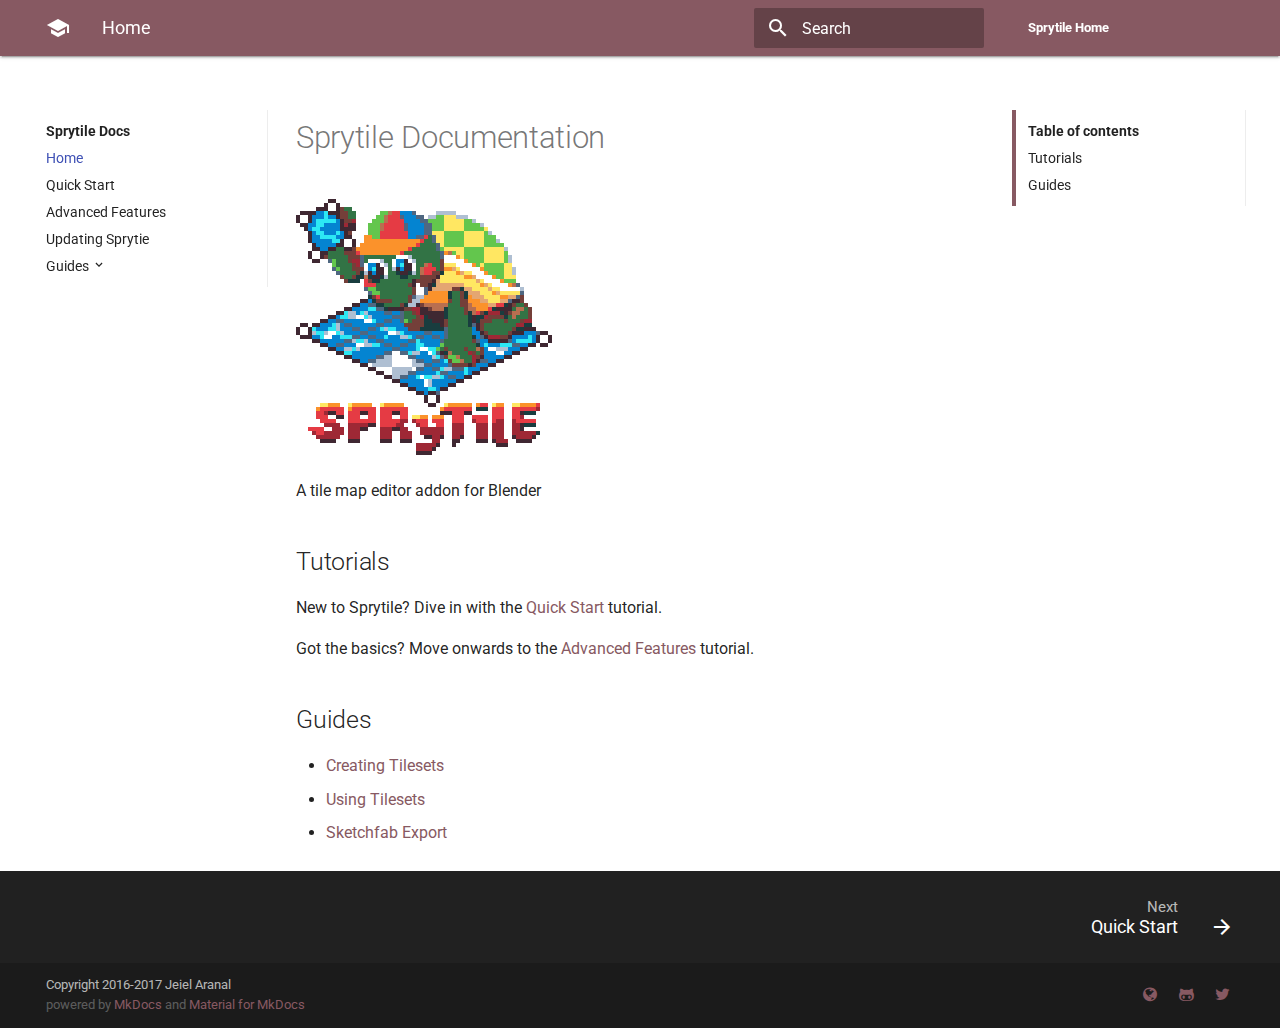
<file: index.html>
<!DOCTYPE html>
<html lang="en" class="no-js">
  <head>
    
      <meta charset="utf-8">
      <meta name="viewport" content="width=device-width,initial-scale=1">
      <meta http-equiv="x-ua-compatible" content="ie=edge">
      
        <meta name="description" content="A tile map editor for Blender">
      
      
        <link rel="canonical" href="http://docs.sprytile.xyz/">
      
      
        <meta name="author" content="Jeiel Aranal">
      
      
        <link rel="shortcut icon" href="./assets/images/favicon.png">
      
      <meta name="generator" content="mkdocs-0.16.3, mkdocs-material-1.10.1">
    
    
      
        <title>Sprytile Docs</title>
      
    
    
      <script src="./assets/javascripts/modernizr-e826f8942a.js"></script>
    
    
      <link rel="stylesheet" href="./assets/stylesheets/application-a20f419c8e.css">
      
        <link rel="stylesheet" href="./assets/stylesheets/application-23f75ab9c7.palette.css">
      
    
    
      
        
        
        
        <link rel="stylesheet" href="https://fonts.googleapis.com/css?family=Roboto:300,400,400i,700|Roboto+Mono">
        <style>body,input{font-family:"Roboto","Helvetica Neue",Helvetica,Arial,sans-serif}code,kbd,pre{font-family:"Roboto Mono","Courier New",Courier,monospace}</style>
      
      <link rel="stylesheet" href="https://fonts.googleapis.com/icon?family=Material+Icons">
    
    
      <link rel="stylesheet" href="./stylesheets/extra.css">
    
    
  </head>
  
  
  
  
    <body data-md-color-primary="indigo" data-md-color-accent="light-blue">
  
    <svg class="md-svg">
      <defs>
        
        
      </defs>
    </svg>
    <input class="md-toggle" data-md-toggle="drawer" type="checkbox" id="drawer">
    <input class="md-toggle" data-md-toggle="search" type="checkbox" id="search">
    <label class="md-overlay" data-md-component="overlay" for="drawer"></label>
    
      <header class="md-header" data-md-component="header">
  <nav class="md-header-nav md-grid">
    <div class="md-flex">
      <div class="md-flex__cell md-flex__cell--shrink">
        <a href="http://docs.sprytile.xyz" title="Sprytile Docs" class="md-header-nav__button md-logo">
          
            <i class="md-icon md-icon--home"></i>
          
        </a>
      </div>
      <div class="md-flex__cell md-flex__cell--shrink">
        <label class="md-icon md-icon--menu md-header-nav__button" for="drawer"></label>
      </div>
      <div class="md-flex__cell md-flex__cell--stretch">
        <span class="md-flex__ellipsis md-header-nav__title">
          
            
              
            
            Home
          
        </span>
      </div>
      <div class="md-flex__cell md-flex__cell--shrink">
        
          <label class="md-icon md-icon--search md-header-nav__button" for="search"></label>
          
<div class="md-search" data-md-component="search" role="dialog">
  <label class="md-search__overlay" for="search"></label>
  <div class="md-search__inner">
    <form class="md-search__form" name="search">
      <input type="text" class="md-search__input" name="query" required placeholder="Search" autocapitalize="off" autocorrect="off" autocomplete="off" spellcheck="false" data-md-component="query">
      <label class="md-icon md-search__icon" for="search"></label>
      <button type="reset" class="md-icon md-search__icon" data-md-component="reset">&#xE5CD;</button>
    </form>
    <div class="md-search__output">
      <div class="md-search__scrollwrap" data-md-scrollfix>
        <div class="md-search-result" data-md-component="result" data-md-lang-search="" data-md-lang-tokenizer="[\s\-]+">
          <div class="md-search-result__meta" data-md-lang-result-none="No matching documents" data-md-lang-result-one="1 matching document" data-md-lang-result-other="# matching documents">
            Type to start searching
          </div>
          <ol class="md-search-result__list"></ol>
        </div>
      </div>
    </div>
  </div>
</div>
        
      </div>
      
        <div class="md-flex__cell md-flex__cell--shrink">
          <div class="md-header-nav__source">
            


  


  <a href="http://itch.sprytile.xyz" title="Go to repository" class="md-source" data-md-source="">
    
    <div class="md-source__repository">
      Sprytile Home
    </div>
  </a>

          </div>
        </div>
      
    </div>
  </nav>
</header>
    
    <div class="md-container">
      
      
      <main class="md-main">
        <div class="md-main__inner md-grid" data-md-component="container">
          
            
              <div class="md-sidebar md-sidebar--primary" data-md-component="navigation">
                <div class="md-sidebar__scrollwrap">
                  <div class="md-sidebar__inner">
                    <nav class="md-nav md-nav--primary" data-md-level="0">
  <label class="md-nav__title md-nav__title--site" for="drawer">
    <div class="md-nav__button md-logo">
      
        <i class="md-icon md-icon--home"></i>
      
    </div>
    Sprytile Docs
  </label>
  
    <div class="md-nav__source">
      


  


  <a href="http://itch.sprytile.xyz" title="Go to repository" class="md-source" data-md-source="">
    
    <div class="md-source__repository">
      Sprytile Home
    </div>
  </a>

    </div>
  
  <ul class="md-nav__list" data-md-scrollfix>
    
      
      
      

  


  <li class="md-nav__item md-nav__item--active">
    
    <input class="md-toggle md-nav__toggle" data-md-toggle="toc" type="checkbox" id="toc">
    
      
    
    
      <label class="md-nav__link md-nav__link--active" for="toc">
        Home
      </label>
    
    <a href="." title="Home" class="md-nav__link md-nav__link--active">
      Home
    </a>
    
      
<nav class="md-nav md-nav--secondary">
  
  
    
  
  
    <label class="md-nav__title" for="toc">Table of contents</label>
    <ul class="md-nav__list" data-md-scrollfix>
      
        <li class="md-nav__item">
  <a href="#tutorials" title="Tutorials" class="md-nav__link">
    Tutorials
  </a>
  
</li>
      
        <li class="md-nav__item">
  <a href="#guides" title="Guides" class="md-nav__link">
    Guides
  </a>
  
</li>
      
      
      
    </ul>
  
</nav>
    
  </li>

    
      
      
      


  <li class="md-nav__item">
    <a href="quick-start/" title="Quick Start" class="md-nav__link">
      Quick Start
    </a>
  </li>

    
      
      
      


  <li class="md-nav__item">
    <a href="advanced-features/" title="Advanced Features" class="md-nav__link">
      Advanced Features
    </a>
  </li>

    
      
      
      


  <li class="md-nav__item">
    <a href="updating-sprytile/" title="Updating Sprytie" class="md-nav__link">
      Updating Sprytie
    </a>
  </li>

    
      
      
      


  <li class="md-nav__item md-nav__item--nested">
    
      <input class="md-toggle md-nav__toggle" data-md-toggle="nav-5" type="checkbox" id="nav-5">
    
    <label class="md-nav__link" for="nav-5">
      Guides
    </label>
    <nav class="md-nav" data-md-component="collapsible" data-md-level="1">
      <label class="md-nav__title" for="nav-5">
        Guides
      </label>
      <ul class="md-nav__list" data-md-scrollfix>
        
        
          
          
          


  <li class="md-nav__item">
    <a href="creating-tilesets/" title="Creating Tilesets" class="md-nav__link">
      Creating Tilesets
    </a>
  </li>

        
          
          
          


  <li class="md-nav__item">
    <a href="using-tilesets/" title="Using Tilesets" class="md-nav__link">
      Using Tilesets
    </a>
  </li>

        
          
          
          


  <li class="md-nav__item">
    <a href="sketchfab/" title="Sketchfab Export" class="md-nav__link">
      Sketchfab Export
    </a>
  </li>

        
      </ul>
    </nav>
  </li>

    
  </ul>
</nav>
                  </div>
                </div>
              </div>
            
            
              <div class="md-sidebar md-sidebar--secondary" data-md-component="toc">
                <div class="md-sidebar__scrollwrap">
                  <div class="md-sidebar__inner">
                    
<nav class="md-nav md-nav--secondary">
  
  
    
  
  
    <label class="md-nav__title" for="toc">Table of contents</label>
    <ul class="md-nav__list" data-md-scrollfix>
      
        <li class="md-nav__item">
  <a href="#tutorials" title="Tutorials" class="md-nav__link">
    Tutorials
  </a>
  
</li>
      
        <li class="md-nav__item">
  <a href="#guides" title="Guides" class="md-nav__link">
    Guides
  </a>
  
</li>
      
      
      
    </ul>
  
</nav>
                  </div>
                </div>
              </div>
            
          
          <div class="md-content">
            <article class="md-content__inner md-typeset">
              
                
                
                <h1 id="sprytile-documentation">Sprytile Documentation<a class="headerlink" href="#sprytile-documentation" title="Permanent link">&para;</a></h1>
<p><img src="img/sprytile-logo-4x.png" style="image-rendering: crisp-edges;"></p>
<p>A tile map editor addon for Blender</p>
<h2 id="tutorials">Tutorials<a class="headerlink" href="#tutorials" title="Permanent link">&para;</a></h2>
<p>New to Sprytile? Dive in with the <a href="quick-start/">Quick Start</a> tutorial.</p>
<p>Got the basics? Move onwards to the <a href="advanced-features/">Advanced Features</a> tutorial.</p>
<h2 id="guides">Guides<a class="headerlink" href="#guides" title="Permanent link">&para;</a></h2>
<ul>
<li><a href="creating-tilesets/">Creating Tilesets</a></li>
<li><a href="using-tilesets/">Using Tilesets</a></li>
<li><a href="sketchfab/">Sketchfab Export</a></li>
</ul>
                
                  
                
              
              
                
              
            </article>
          </div>
        </div>
      </main>
      
        
<footer class="md-footer">
  
    <div class="md-footer-nav">
      <nav class="md-footer-nav__inner md-grid">
        
        
          <a href="quick-start/" title="Quick Start" class="md-flex md-footer-nav__link md-footer-nav__link--next" rel="next">
            <div class="md-flex__cell md-flex__cell--stretch md-footer-nav__title">
              <span class="md-flex__ellipsis">
                <span class="md-footer-nav__direction">
                  Next
                </span>
                Quick Start
              </span>
            </div>
            <div class="md-flex__cell md-flex__cell--shrink">
              <i class="md-icon md-icon--arrow-forward md-footer-nav__button"></i>
            </div>
          </a>
        
      </nav>
    </div>
  
  <div class="md-footer-meta md-typeset">
    <div class="md-footer-meta__inner md-grid">
      <div class="md-footer-copyright">
        
          <div class="md-footer-copyright__highlight">
            Copyright 2016-2017 Jeiel Aranal
          </div>
        
        powered by
        <a href="http://www.mkdocs.org" title="MkDocs">MkDocs</a>
        and
        <a href="http://squidfunk.github.io/mkdocs-material/" title="Material for MkDocs">
          Material for MkDocs</a>
      </div>
      
        
  <div class="md-footer-social">
    
    <link rel="stylesheet" href="https://cdnjs.cloudflare.com/ajax/libs/font-awesome/4.7.0/css/font-awesome.min.css">
    
      <a href="https://chemikhazi.itch.io/sprytile" class="md-footer-social__link fa fa-globe"></a>
    
      <a href="https://github.com/chemikhazi" class="md-footer-social__link fa fa-github-alt"></a>
    
      <a href="https://twitter.com/chemikhazi" class="md-footer-social__link fa fa-twitter"></a>
    
  </div>

      
    </div>
  </div>
</footer>
      
    </div>
    
      <script src="./assets/javascripts/application-f3ab9e5ff8.js"></script>
      
      
      <script>app.initialize({url:{base:"."}})</script>
      
    
    
      
    
  </body>
</html>
</file>
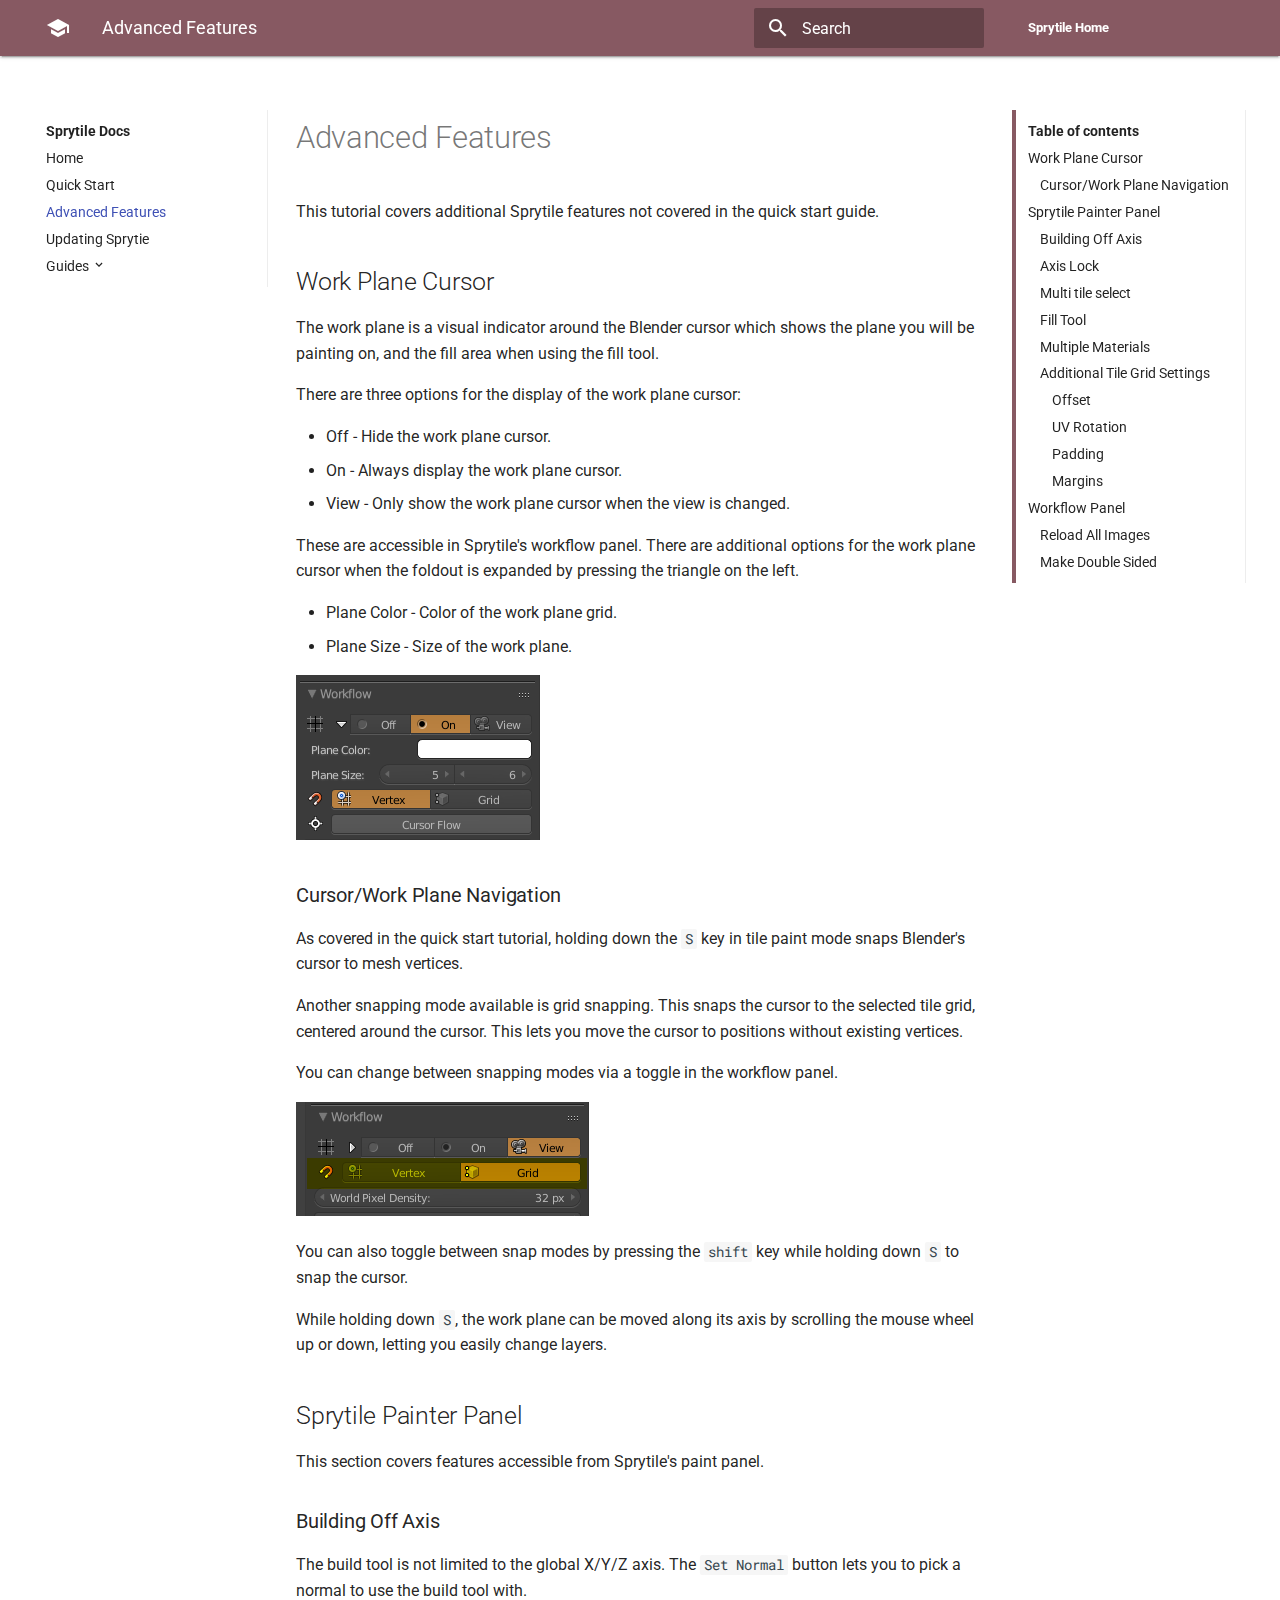
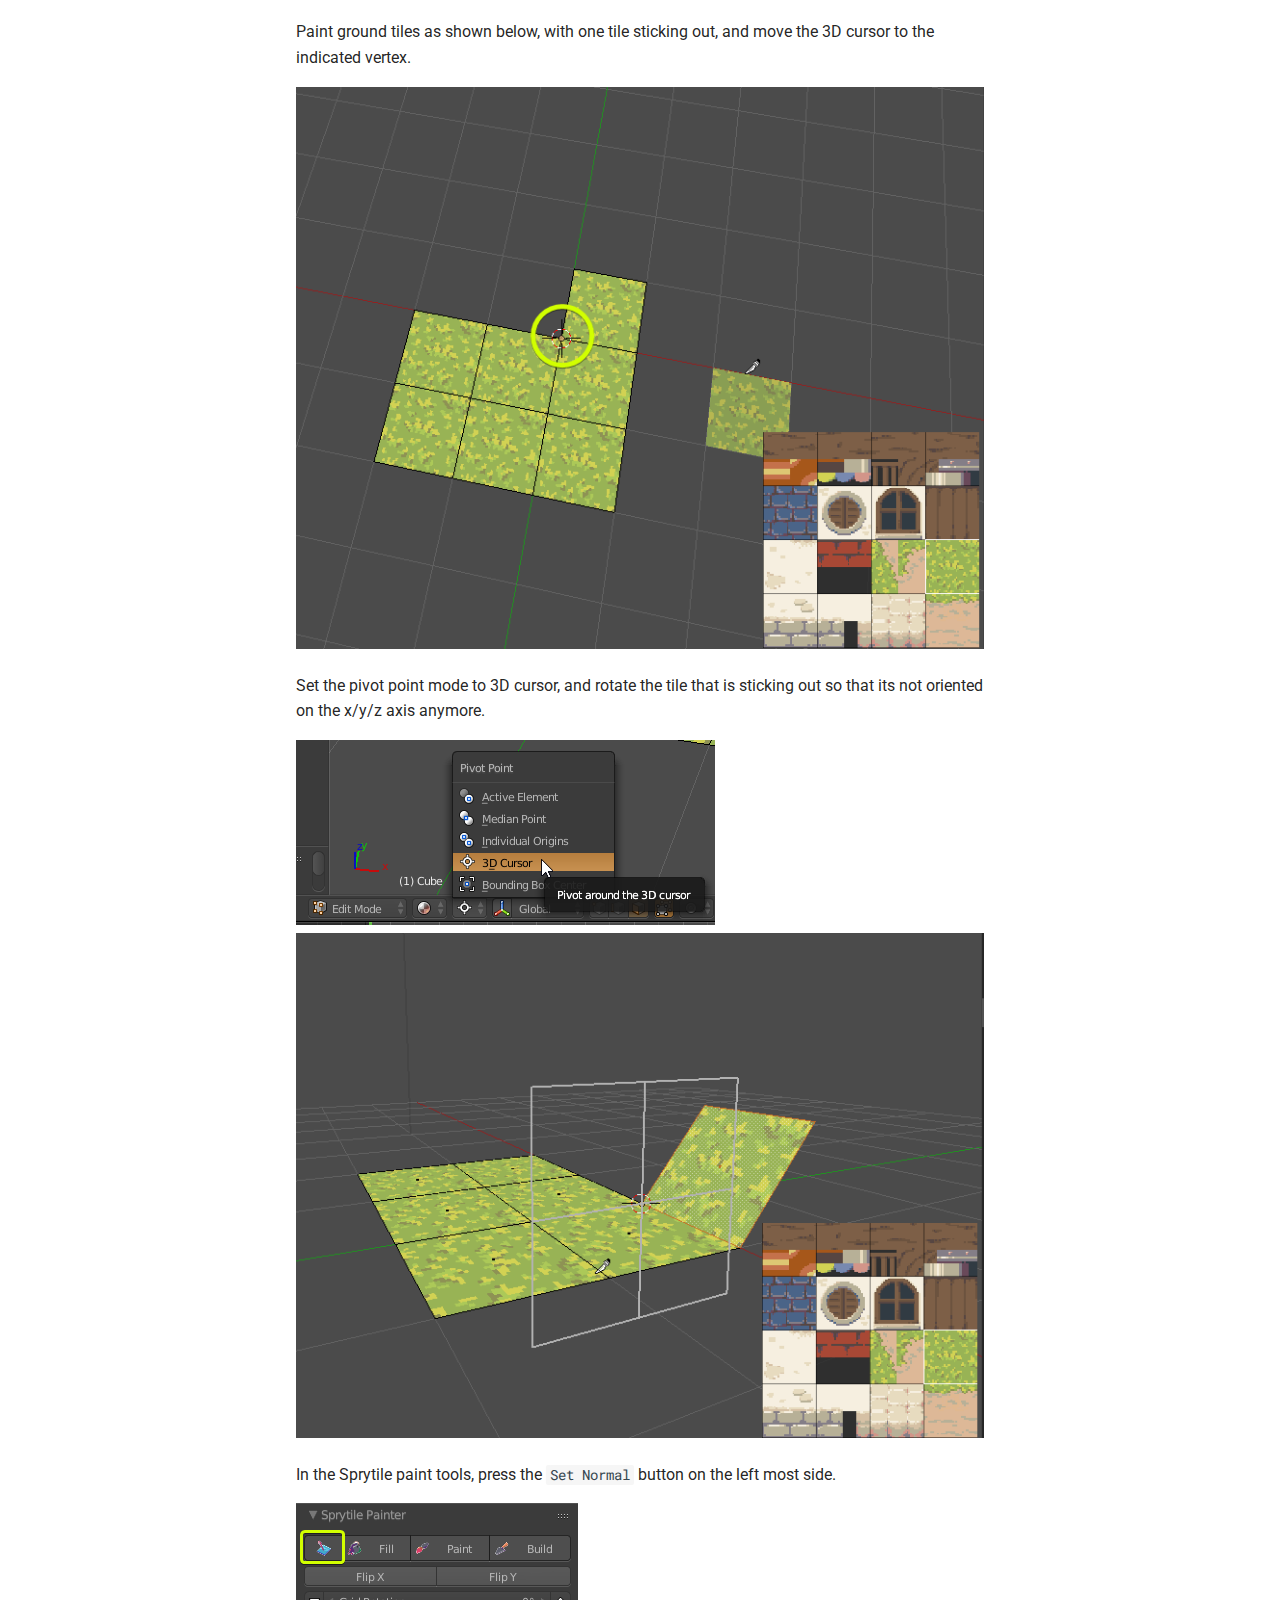
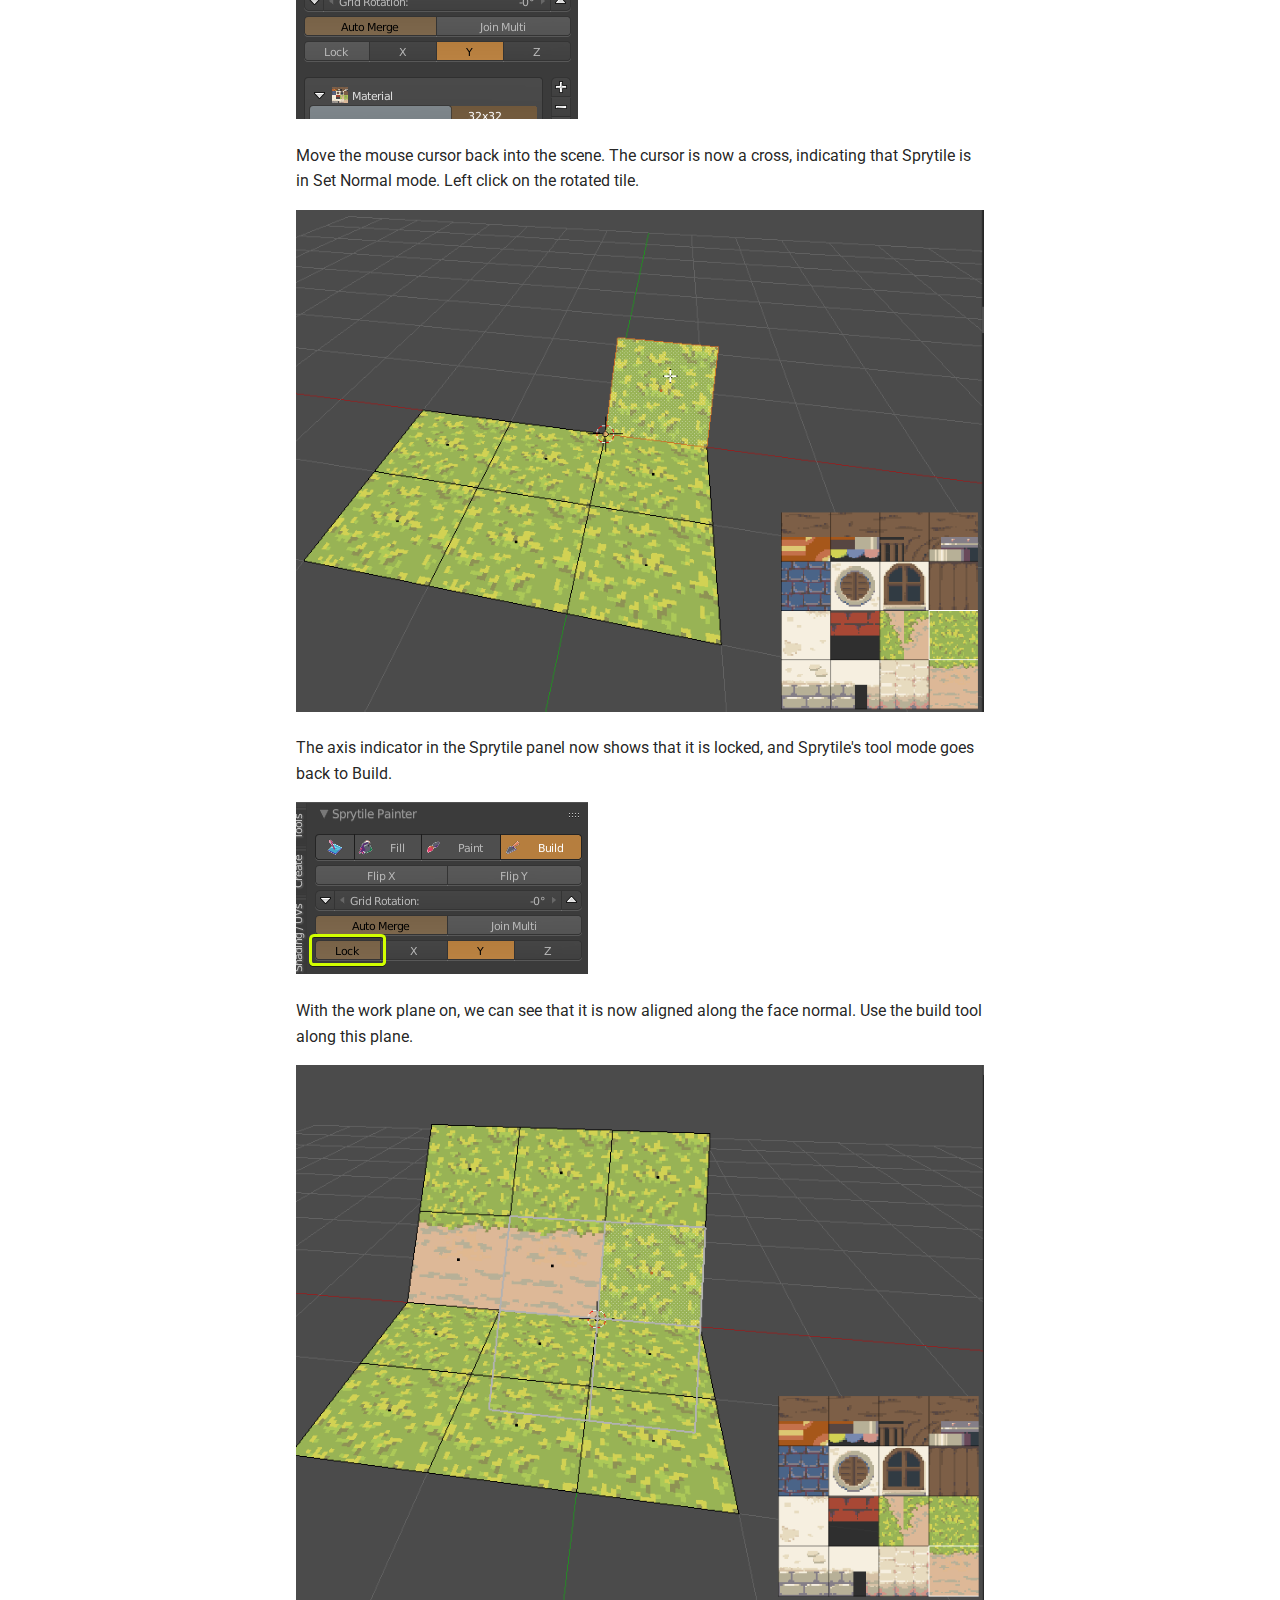
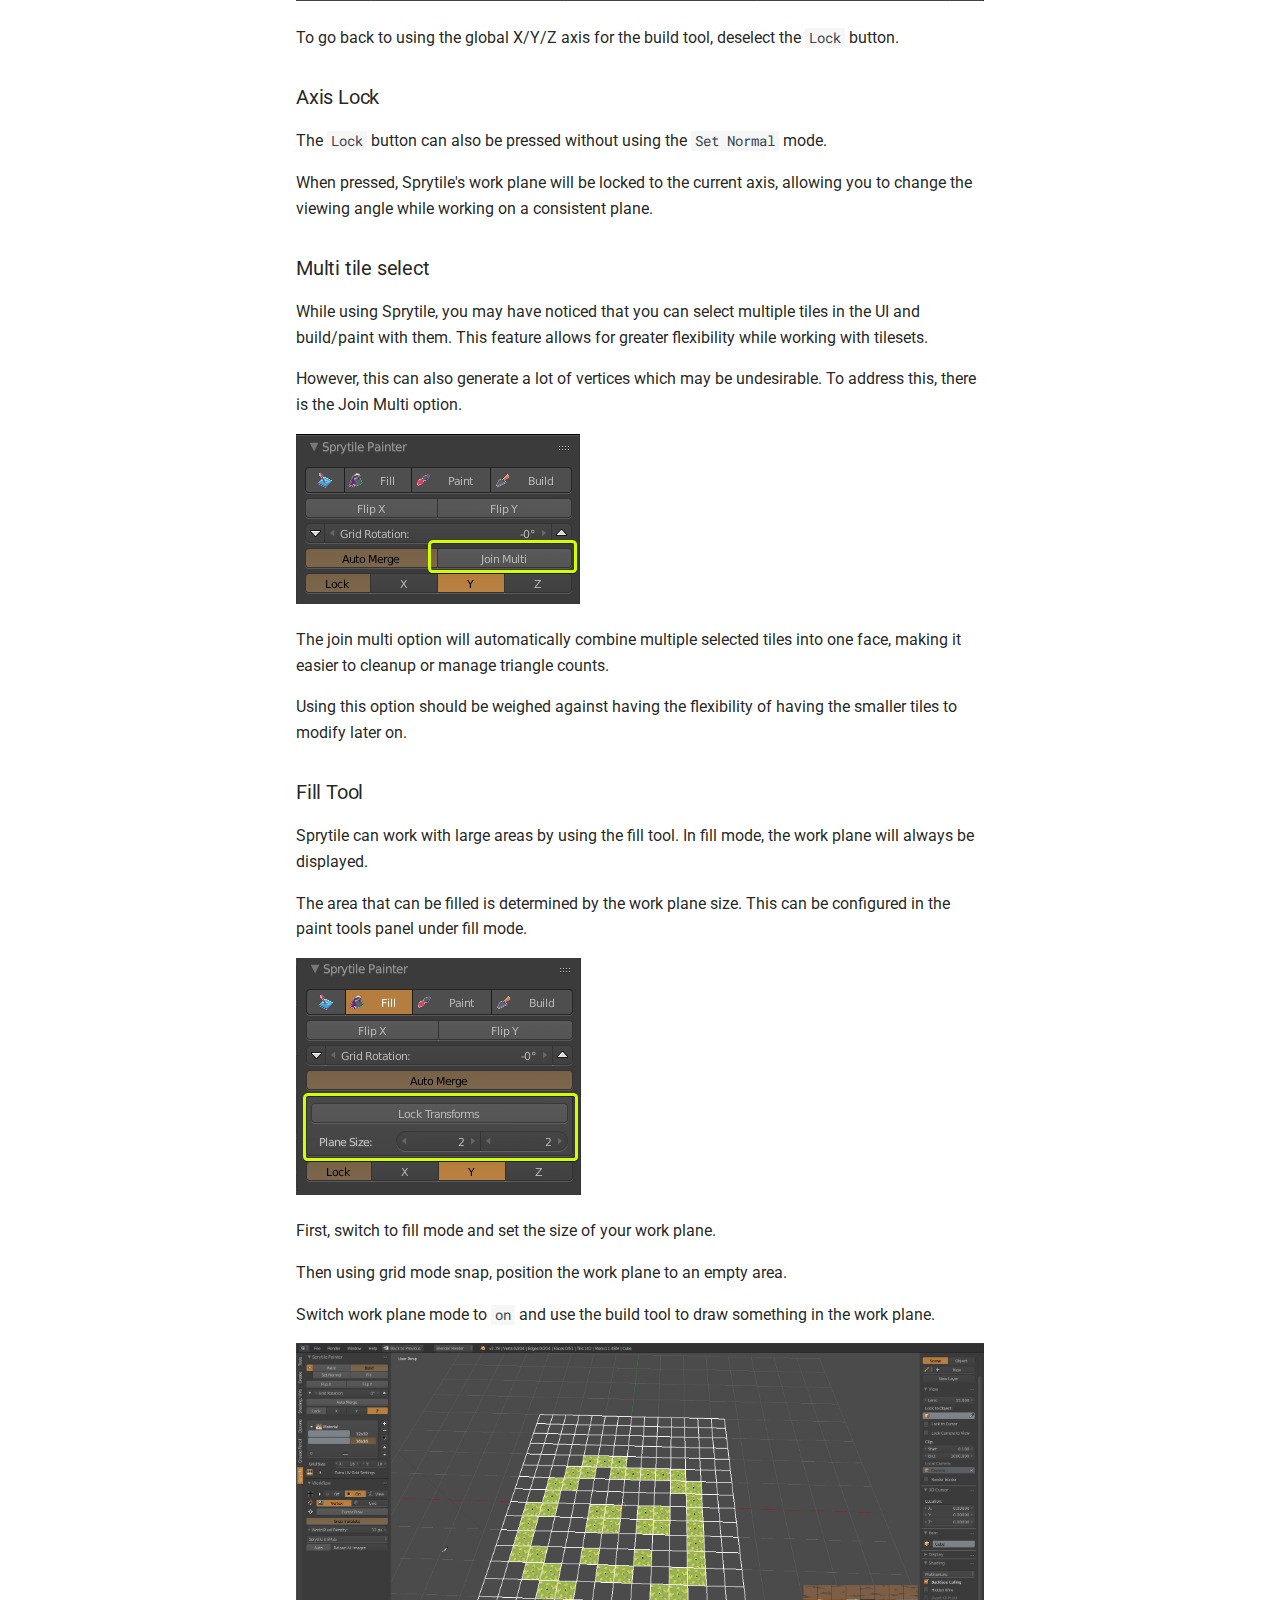
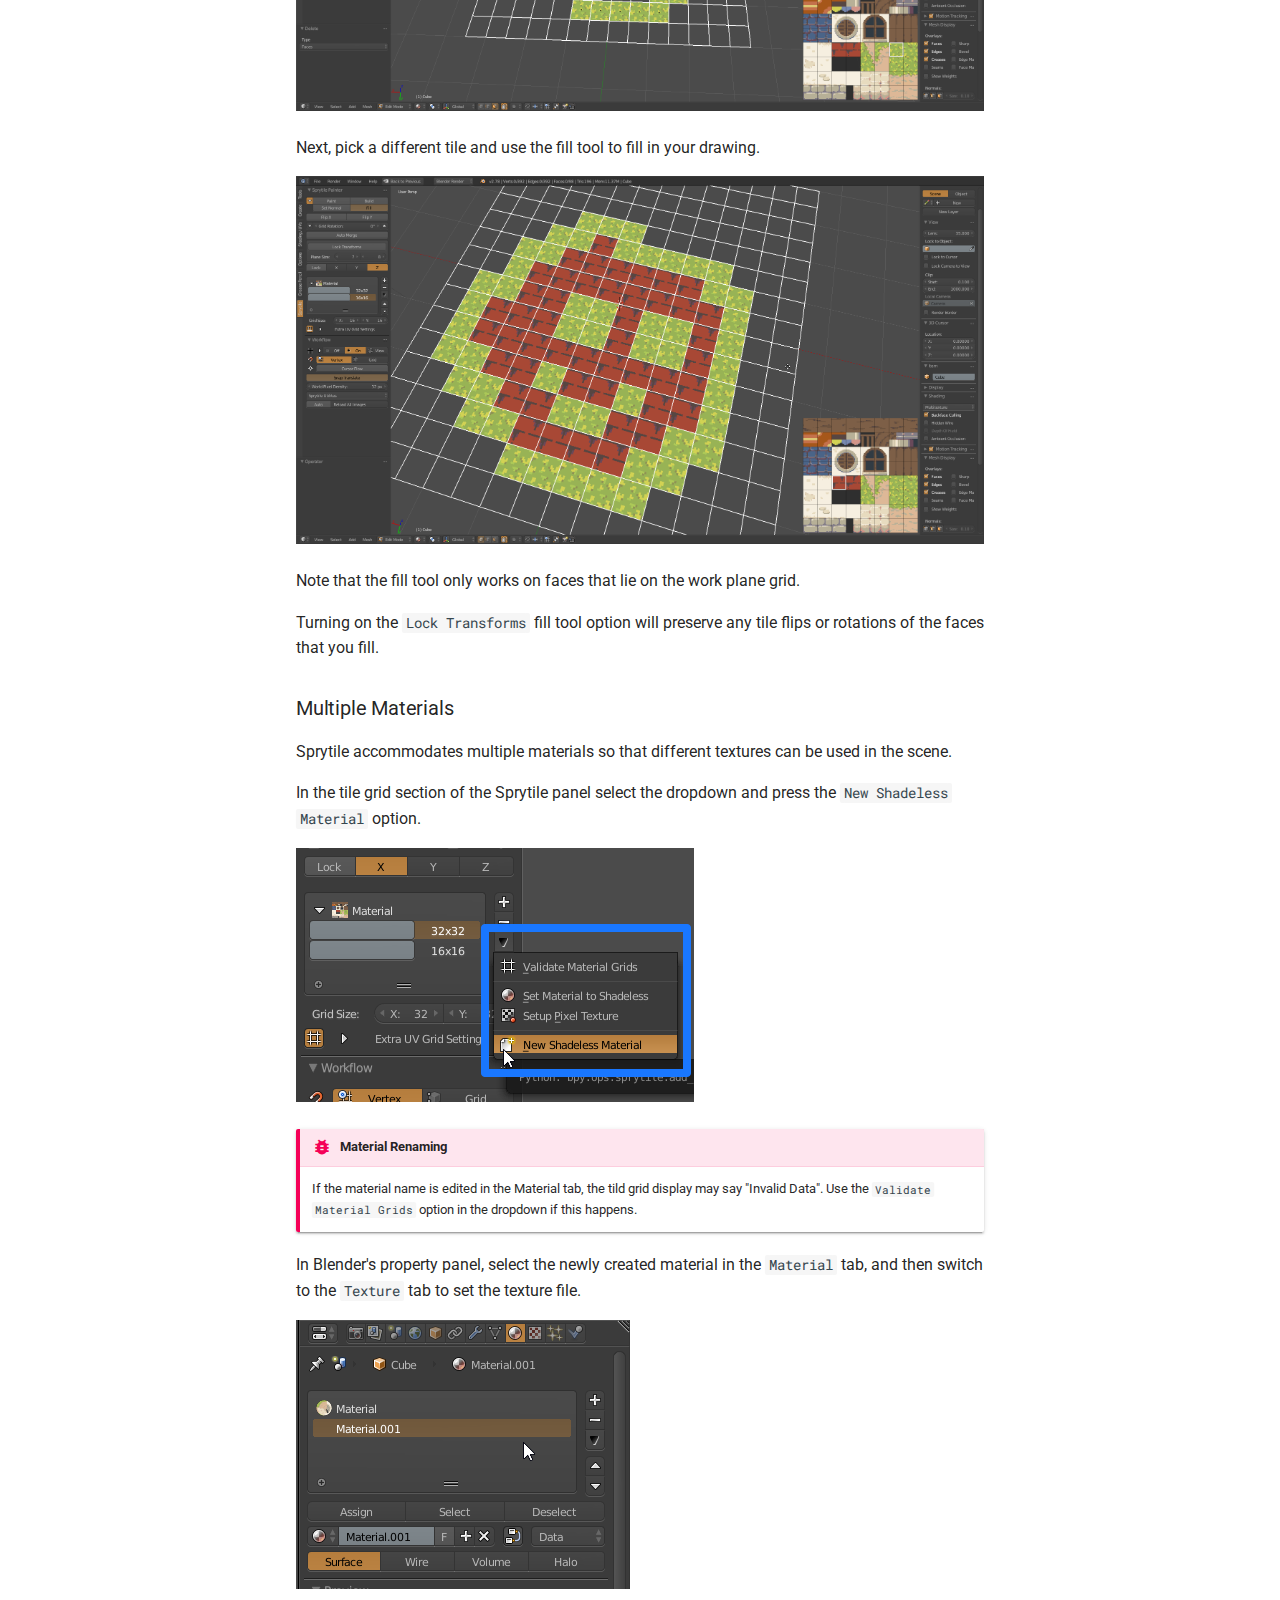
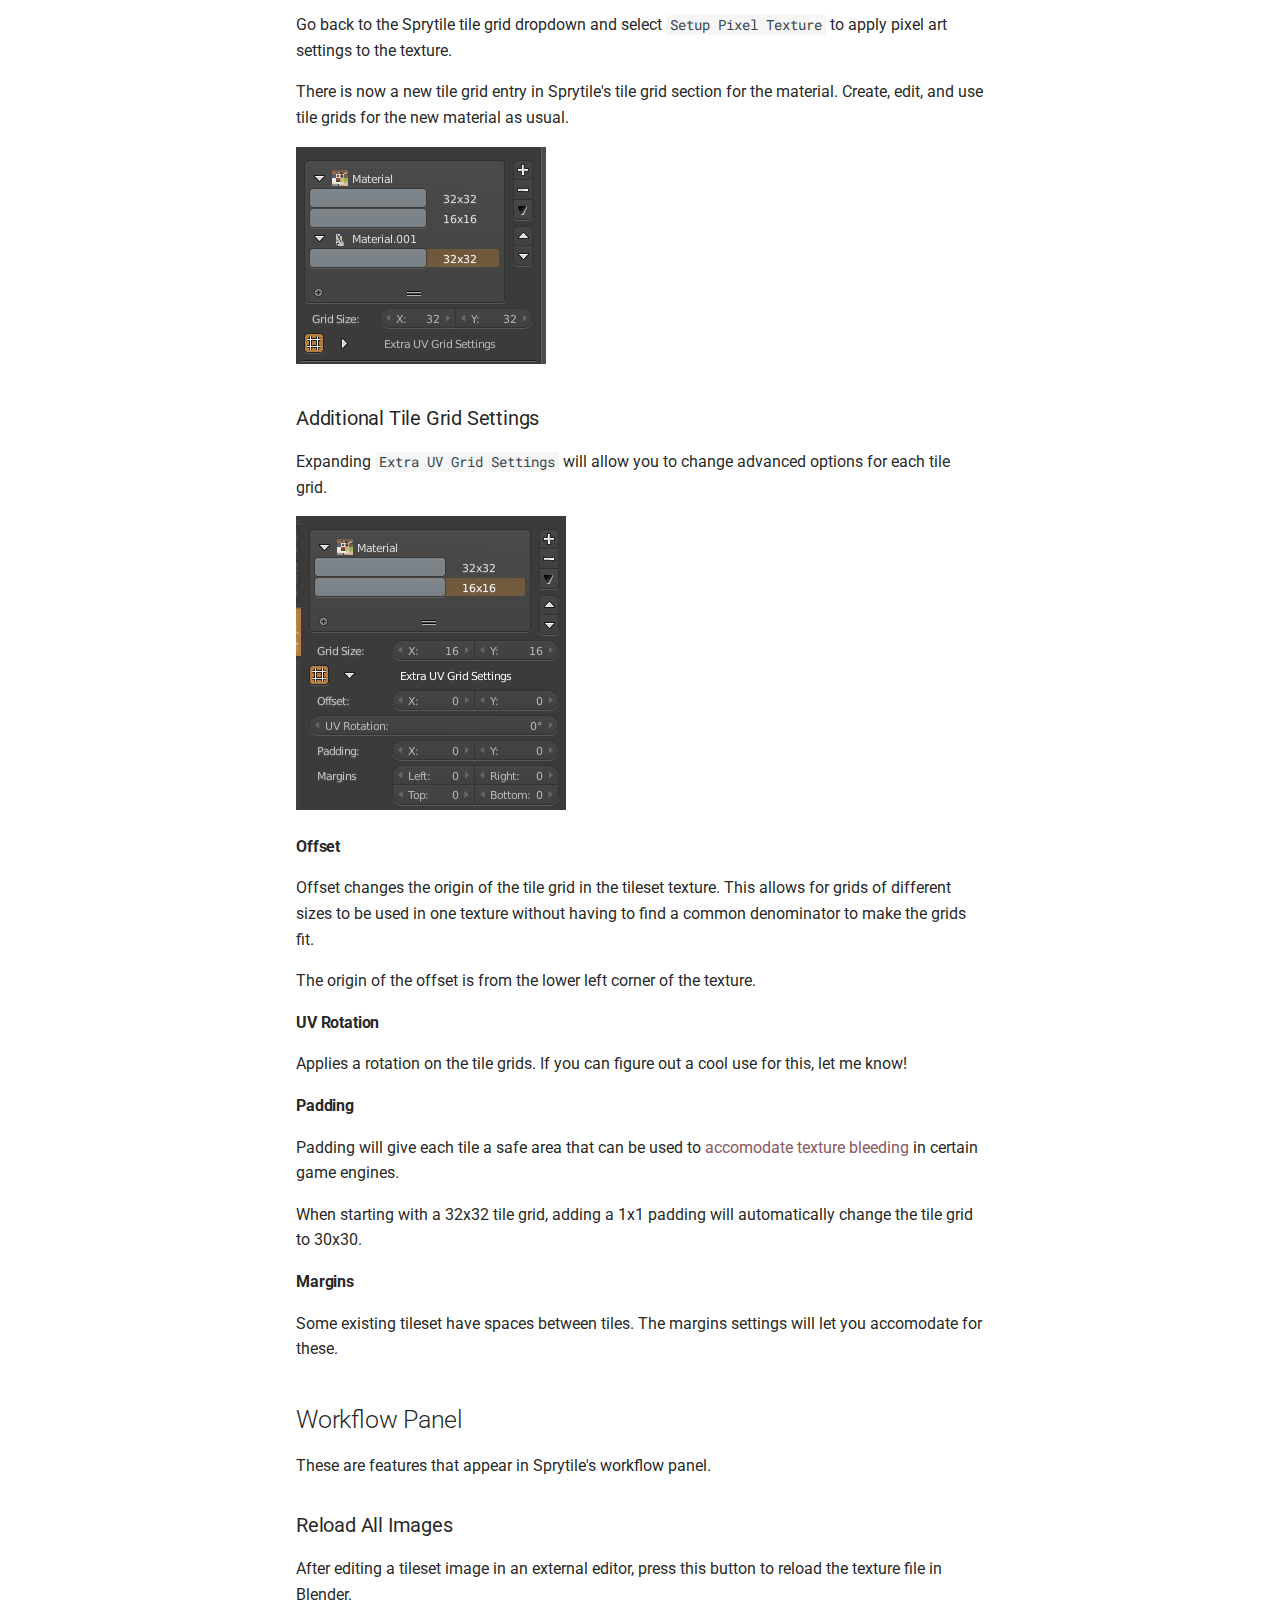
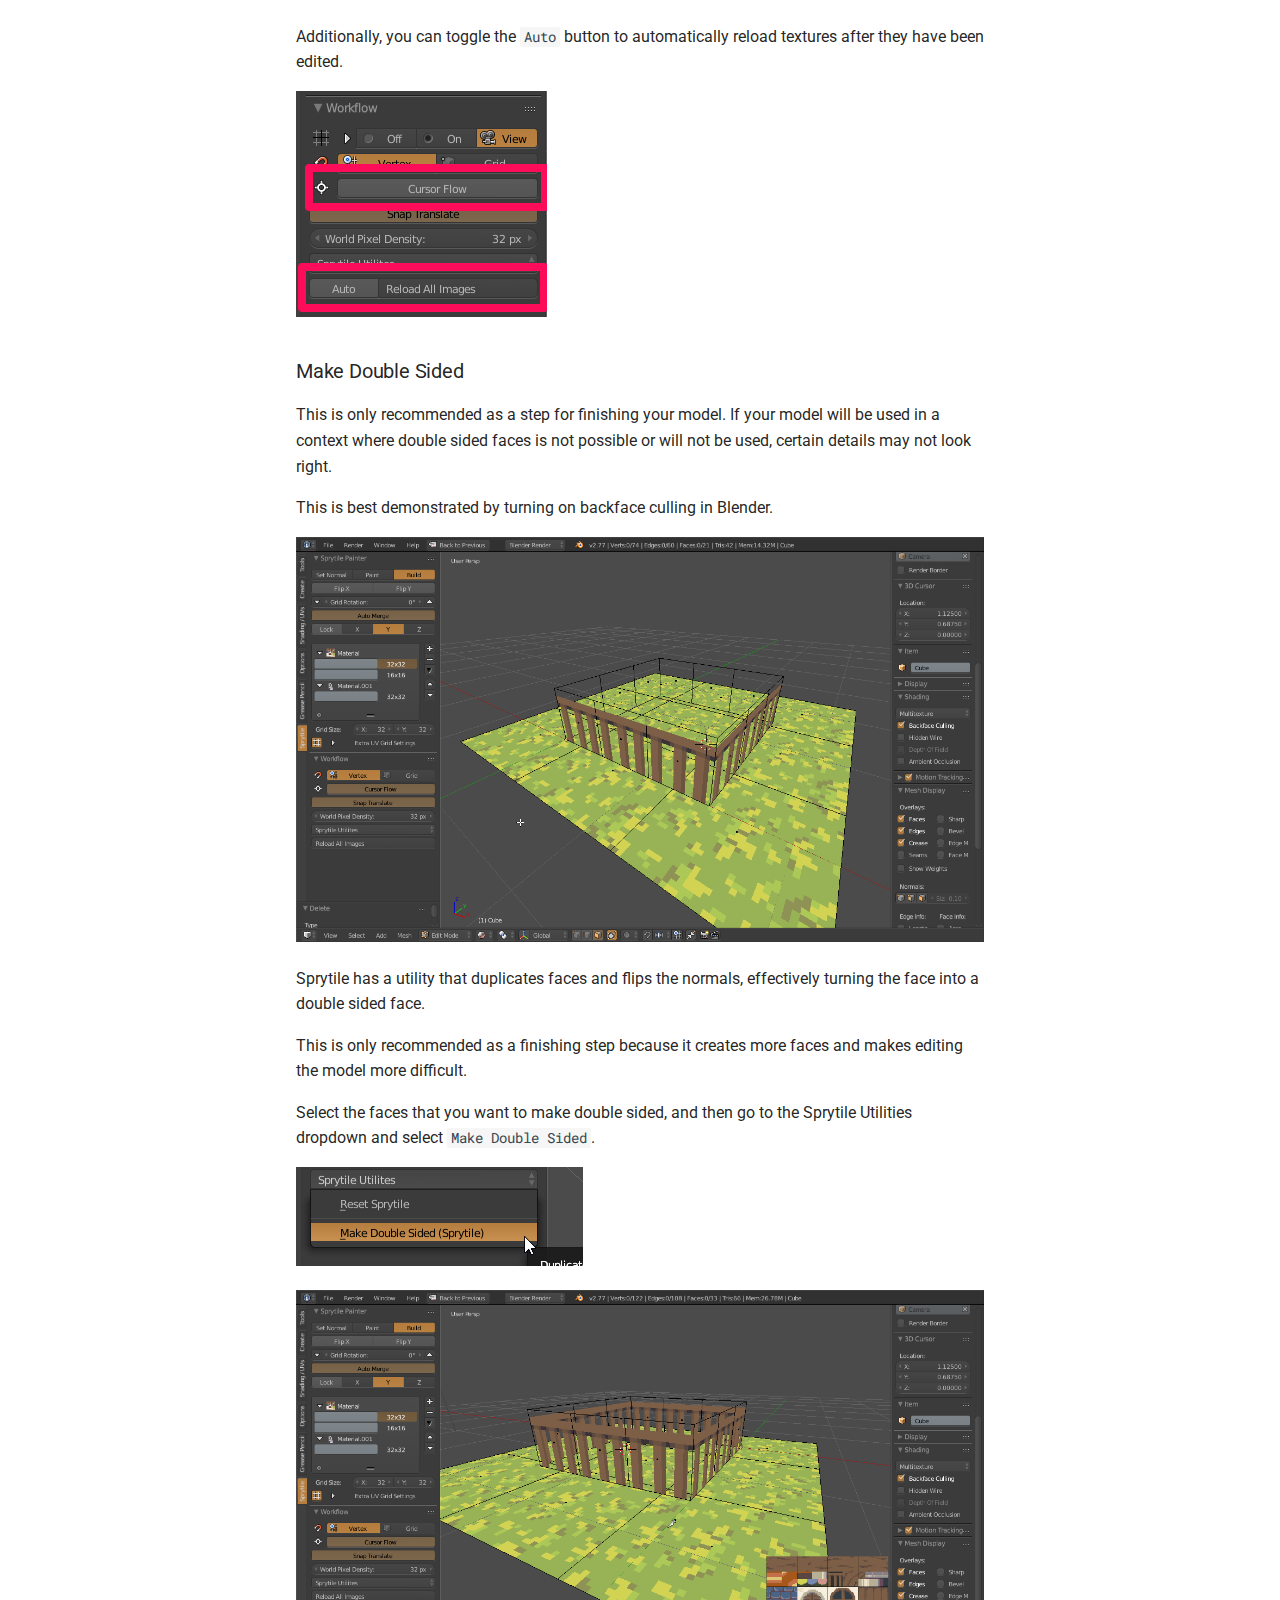
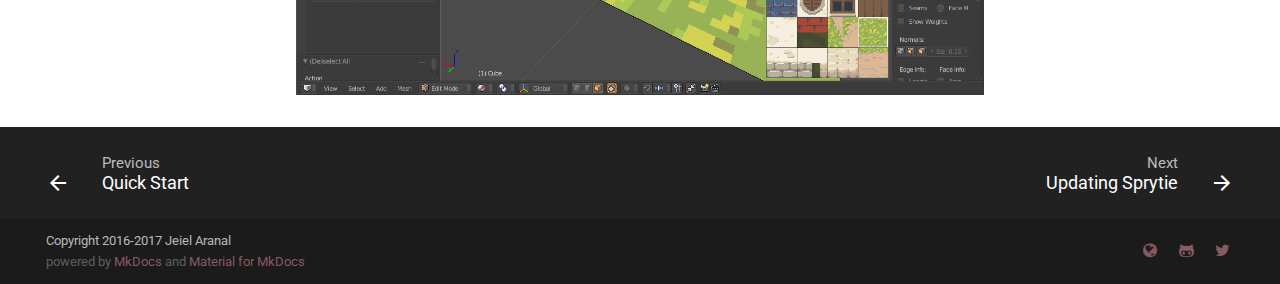
<file: advanced-features/index.html>
<!DOCTYPE html>
<html lang="en" class="no-js">
  <head>
    
      <meta charset="utf-8">
      <meta name="viewport" content="width=device-width,initial-scale=1">
      <meta http-equiv="x-ua-compatible" content="ie=edge">
      
        <meta name="description" content="A tile map editor for Blender">
      
      
        <link rel="canonical" href="http://docs.sprytile.xyz/advanced-features/">
      
      
        <meta name="author" content="Jeiel Aranal">
      
      
        <link rel="shortcut icon" href="../assets/images/favicon.png">
      
      <meta name="generator" content="mkdocs-0.16.3, mkdocs-material-1.10.1">
    
    
      
        <title>Advanced Features - Sprytile Docs</title>
      
    
    
      <script src="../assets/javascripts/modernizr-e826f8942a.js"></script>
    
    
      <link rel="stylesheet" href="../assets/stylesheets/application-a20f419c8e.css">
      
        <link rel="stylesheet" href="../assets/stylesheets/application-23f75ab9c7.palette.css">
      
    
    
      
        
        
        
        <link rel="stylesheet" href="https://fonts.googleapis.com/css?family=Roboto:300,400,400i,700|Roboto+Mono">
        <style>body,input{font-family:"Roboto","Helvetica Neue",Helvetica,Arial,sans-serif}code,kbd,pre{font-family:"Roboto Mono","Courier New",Courier,monospace}</style>
      
      <link rel="stylesheet" href="https://fonts.googleapis.com/icon?family=Material+Icons">
    
    
      <link rel="stylesheet" href="../stylesheets/extra.css">
    
    
  </head>
  
  
  
  
    <body data-md-color-primary="indigo" data-md-color-accent="light-blue">
  
    <svg class="md-svg">
      <defs>
        
        
      </defs>
    </svg>
    <input class="md-toggle" data-md-toggle="drawer" type="checkbox" id="drawer">
    <input class="md-toggle" data-md-toggle="search" type="checkbox" id="search">
    <label class="md-overlay" data-md-component="overlay" for="drawer"></label>
    
      <header class="md-header" data-md-component="header">
  <nav class="md-header-nav md-grid">
    <div class="md-flex">
      <div class="md-flex__cell md-flex__cell--shrink">
        <a href="http://docs.sprytile.xyz" title="Sprytile Docs" class="md-header-nav__button md-logo">
          
            <i class="md-icon md-icon--home"></i>
          
        </a>
      </div>
      <div class="md-flex__cell md-flex__cell--shrink">
        <label class="md-icon md-icon--menu md-header-nav__button" for="drawer"></label>
      </div>
      <div class="md-flex__cell md-flex__cell--stretch">
        <span class="md-flex__ellipsis md-header-nav__title">
          
            
              
            
            Advanced Features
          
        </span>
      </div>
      <div class="md-flex__cell md-flex__cell--shrink">
        
          <label class="md-icon md-icon--search md-header-nav__button" for="search"></label>
          
<div class="md-search" data-md-component="search" role="dialog">
  <label class="md-search__overlay" for="search"></label>
  <div class="md-search__inner">
    <form class="md-search__form" name="search">
      <input type="text" class="md-search__input" name="query" required placeholder="Search" autocapitalize="off" autocorrect="off" autocomplete="off" spellcheck="false" data-md-component="query">
      <label class="md-icon md-search__icon" for="search"></label>
      <button type="reset" class="md-icon md-search__icon" data-md-component="reset">&#xE5CD;</button>
    </form>
    <div class="md-search__output">
      <div class="md-search__scrollwrap" data-md-scrollfix>
        <div class="md-search-result" data-md-component="result" data-md-lang-search="" data-md-lang-tokenizer="[\s\-]+">
          <div class="md-search-result__meta" data-md-lang-result-none="No matching documents" data-md-lang-result-one="1 matching document" data-md-lang-result-other="# matching documents">
            Type to start searching
          </div>
          <ol class="md-search-result__list"></ol>
        </div>
      </div>
    </div>
  </div>
</div>
        
      </div>
      
        <div class="md-flex__cell md-flex__cell--shrink">
          <div class="md-header-nav__source">
            


  


  <a href="http://itch.sprytile.xyz" title="Go to repository" class="md-source" data-md-source="">
    
    <div class="md-source__repository">
      Sprytile Home
    </div>
  </a>

          </div>
        </div>
      
    </div>
  </nav>
</header>
    
    <div class="md-container">
      
      
      <main class="md-main">
        <div class="md-main__inner md-grid" data-md-component="container">
          
            
              <div class="md-sidebar md-sidebar--primary" data-md-component="navigation">
                <div class="md-sidebar__scrollwrap">
                  <div class="md-sidebar__inner">
                    <nav class="md-nav md-nav--primary" data-md-level="0">
  <label class="md-nav__title md-nav__title--site" for="drawer">
    <div class="md-nav__button md-logo">
      
        <i class="md-icon md-icon--home"></i>
      
    </div>
    Sprytile Docs
  </label>
  
    <div class="md-nav__source">
      


  


  <a href="http://itch.sprytile.xyz" title="Go to repository" class="md-source" data-md-source="">
    
    <div class="md-source__repository">
      Sprytile Home
    </div>
  </a>

    </div>
  
  <ul class="md-nav__list" data-md-scrollfix>
    
      
      
      


  <li class="md-nav__item">
    <a href=".." title="Home" class="md-nav__link">
      Home
    </a>
  </li>

    
      
      
      


  <li class="md-nav__item">
    <a href="../quick-start/" title="Quick Start" class="md-nav__link">
      Quick Start
    </a>
  </li>

    
      
      
      

  


  <li class="md-nav__item md-nav__item--active">
    
    <input class="md-toggle md-nav__toggle" data-md-toggle="toc" type="checkbox" id="toc">
    
      
    
    
      <label class="md-nav__link md-nav__link--active" for="toc">
        Advanced Features
      </label>
    
    <a href="./" title="Advanced Features" class="md-nav__link md-nav__link--active">
      Advanced Features
    </a>
    
      
<nav class="md-nav md-nav--secondary">
  
  
    
  
  
    <label class="md-nav__title" for="toc">Table of contents</label>
    <ul class="md-nav__list" data-md-scrollfix>
      
        <li class="md-nav__item">
  <a href="#work-plane-cursor" title="Work Plane Cursor" class="md-nav__link">
    Work Plane Cursor
  </a>
  
    <nav class="md-nav">
      <ul class="md-nav__list">
        
          <li class="md-nav__item">
  <a href="#cursorwork-plane-navigation" title="Cursor/Work Plane Navigation" class="md-nav__link">
    Cursor/Work Plane Navigation
  </a>
  
</li>
        
      </ul>
    </nav>
  
</li>
      
        <li class="md-nav__item">
  <a href="#sprytile-painter-panel" title="Sprytile Painter Panel" class="md-nav__link">
    Sprytile Painter Panel
  </a>
  
    <nav class="md-nav">
      <ul class="md-nav__list">
        
          <li class="md-nav__item">
  <a href="#building-off-axis" title="Building Off Axis" class="md-nav__link">
    Building Off Axis
  </a>
  
</li>
        
          <li class="md-nav__item">
  <a href="#axis-lock" title="Axis Lock" class="md-nav__link">
    Axis Lock
  </a>
  
</li>
        
          <li class="md-nav__item">
  <a href="#multi-tile-select" title="Multi tile select" class="md-nav__link">
    Multi tile select
  </a>
  
</li>
        
          <li class="md-nav__item">
  <a href="#fill-tool" title="Fill Tool" class="md-nav__link">
    Fill Tool
  </a>
  
</li>
        
          <li class="md-nav__item">
  <a href="#multiple-materials" title="Multiple Materials" class="md-nav__link">
    Multiple Materials
  </a>
  
</li>
        
          <li class="md-nav__item">
  <a href="#additional-tile-grid-settings" title="Additional Tile Grid Settings" class="md-nav__link">
    Additional Tile Grid Settings
  </a>
  
    <nav class="md-nav">
      <ul class="md-nav__list">
        
          <li class="md-nav__item">
  <a href="#offset" title="Offset" class="md-nav__link">
    Offset
  </a>
  
</li>
        
          <li class="md-nav__item">
  <a href="#uv-rotation" title="UV Rotation" class="md-nav__link">
    UV Rotation
  </a>
  
</li>
        
          <li class="md-nav__item">
  <a href="#padding" title="Padding" class="md-nav__link">
    Padding
  </a>
  
</li>
        
          <li class="md-nav__item">
  <a href="#margins" title="Margins" class="md-nav__link">
    Margins
  </a>
  
</li>
        
      </ul>
    </nav>
  
</li>
        
      </ul>
    </nav>
  
</li>
      
        <li class="md-nav__item">
  <a href="#workflow-panel" title="Workflow Panel" class="md-nav__link">
    Workflow Panel
  </a>
  
    <nav class="md-nav">
      <ul class="md-nav__list">
        
          <li class="md-nav__item">
  <a href="#reload-all-images" title="Reload All Images" class="md-nav__link">
    Reload All Images
  </a>
  
</li>
        
          <li class="md-nav__item">
  <a href="#make-double-sided" title="Make Double Sided" class="md-nav__link">
    Make Double Sided
  </a>
  
</li>
        
      </ul>
    </nav>
  
</li>
      
      
      
    </ul>
  
</nav>
    
  </li>

    
      
      
      


  <li class="md-nav__item">
    <a href="../updating-sprytile/" title="Updating Sprytie" class="md-nav__link">
      Updating Sprytie
    </a>
  </li>

    
      
      
      


  <li class="md-nav__item md-nav__item--nested">
    
      <input class="md-toggle md-nav__toggle" data-md-toggle="nav-5" type="checkbox" id="nav-5">
    
    <label class="md-nav__link" for="nav-5">
      Guides
    </label>
    <nav class="md-nav" data-md-component="collapsible" data-md-level="1">
      <label class="md-nav__title" for="nav-5">
        Guides
      </label>
      <ul class="md-nav__list" data-md-scrollfix>
        
        
          
          
          


  <li class="md-nav__item">
    <a href="../creating-tilesets/" title="Creating Tilesets" class="md-nav__link">
      Creating Tilesets
    </a>
  </li>

        
          
          
          


  <li class="md-nav__item">
    <a href="../using-tilesets/" title="Using Tilesets" class="md-nav__link">
      Using Tilesets
    </a>
  </li>

        
          
          
          


  <li class="md-nav__item">
    <a href="../sketchfab/" title="Sketchfab Export" class="md-nav__link">
      Sketchfab Export
    </a>
  </li>

        
      </ul>
    </nav>
  </li>

    
  </ul>
</nav>
                  </div>
                </div>
              </div>
            
            
              <div class="md-sidebar md-sidebar--secondary" data-md-component="toc">
                <div class="md-sidebar__scrollwrap">
                  <div class="md-sidebar__inner">
                    
<nav class="md-nav md-nav--secondary">
  
  
    
  
  
    <label class="md-nav__title" for="toc">Table of contents</label>
    <ul class="md-nav__list" data-md-scrollfix>
      
        <li class="md-nav__item">
  <a href="#work-plane-cursor" title="Work Plane Cursor" class="md-nav__link">
    Work Plane Cursor
  </a>
  
    <nav class="md-nav">
      <ul class="md-nav__list">
        
          <li class="md-nav__item">
  <a href="#cursorwork-plane-navigation" title="Cursor/Work Plane Navigation" class="md-nav__link">
    Cursor/Work Plane Navigation
  </a>
  
</li>
        
      </ul>
    </nav>
  
</li>
      
        <li class="md-nav__item">
  <a href="#sprytile-painter-panel" title="Sprytile Painter Panel" class="md-nav__link">
    Sprytile Painter Panel
  </a>
  
    <nav class="md-nav">
      <ul class="md-nav__list">
        
          <li class="md-nav__item">
  <a href="#building-off-axis" title="Building Off Axis" class="md-nav__link">
    Building Off Axis
  </a>
  
</li>
        
          <li class="md-nav__item">
  <a href="#axis-lock" title="Axis Lock" class="md-nav__link">
    Axis Lock
  </a>
  
</li>
        
          <li class="md-nav__item">
  <a href="#multi-tile-select" title="Multi tile select" class="md-nav__link">
    Multi tile select
  </a>
  
</li>
        
          <li class="md-nav__item">
  <a href="#fill-tool" title="Fill Tool" class="md-nav__link">
    Fill Tool
  </a>
  
</li>
        
          <li class="md-nav__item">
  <a href="#multiple-materials" title="Multiple Materials" class="md-nav__link">
    Multiple Materials
  </a>
  
</li>
        
          <li class="md-nav__item">
  <a href="#additional-tile-grid-settings" title="Additional Tile Grid Settings" class="md-nav__link">
    Additional Tile Grid Settings
  </a>
  
    <nav class="md-nav">
      <ul class="md-nav__list">
        
          <li class="md-nav__item">
  <a href="#offset" title="Offset" class="md-nav__link">
    Offset
  </a>
  
</li>
        
          <li class="md-nav__item">
  <a href="#uv-rotation" title="UV Rotation" class="md-nav__link">
    UV Rotation
  </a>
  
</li>
        
          <li class="md-nav__item">
  <a href="#padding" title="Padding" class="md-nav__link">
    Padding
  </a>
  
</li>
        
          <li class="md-nav__item">
  <a href="#margins" title="Margins" class="md-nav__link">
    Margins
  </a>
  
</li>
        
      </ul>
    </nav>
  
</li>
        
      </ul>
    </nav>
  
</li>
      
        <li class="md-nav__item">
  <a href="#workflow-panel" title="Workflow Panel" class="md-nav__link">
    Workflow Panel
  </a>
  
    <nav class="md-nav">
      <ul class="md-nav__list">
        
          <li class="md-nav__item">
  <a href="#reload-all-images" title="Reload All Images" class="md-nav__link">
    Reload All Images
  </a>
  
</li>
        
          <li class="md-nav__item">
  <a href="#make-double-sided" title="Make Double Sided" class="md-nav__link">
    Make Double Sided
  </a>
  
</li>
        
      </ul>
    </nav>
  
</li>
      
      
      
    </ul>
  
</nav>
                  </div>
                </div>
              </div>
            
          
          <div class="md-content">
            <article class="md-content__inner md-typeset">
              
                
                
                <h1 id="advanced-features">Advanced Features<a class="headerlink" href="#advanced-features" title="Permanent link">&para;</a></h1>
<p>This tutorial covers additional Sprytile features not covered in the quick start guide.</p>
<h2 id="work-plane-cursor">Work Plane Cursor<a class="headerlink" href="#work-plane-cursor" title="Permanent link">&para;</a></h2>
<p>The work plane is a visual indicator around the Blender cursor which shows the plane you will be painting on, and the fill area when using the fill tool.</p>
<p>There are three options for the display of the work plane cursor:</p>
<ul>
<li>Off - Hide the work plane cursor.</li>
<li>On - Always display the work plane cursor.</li>
<li>View - Only show the work plane cursor when the view is changed.</li>
</ul>
<p>These are accessible in Sprytile's workflow panel. There are additional options for the work plane cursor when the foldout is expanded by pressing the triangle on the left.</p>
<ul>
<li>Plane Color - Color of the work plane grid.</li>
<li>Plane Size - Size of the work plane.</li>
</ul>
<p><img alt="Work Plane Settings" src="../img/work-plane-settings.png" /></p>
<h3 id="cursorwork-plane-navigation">Cursor/Work Plane Navigation<a class="headerlink" href="#cursorwork-plane-navigation" title="Permanent link">&para;</a></h3>
<p>As covered in the quick start tutorial, holding down the <code>S</code> key in tile paint mode snaps Blender's cursor to mesh vertices.</p>
<p>Another snapping mode available is grid snapping. This snaps the cursor to the selected tile grid, centered around the cursor. This lets you move the cursor to positions without existing vertices.</p>
<p>You can change between snapping modes via a toggle in the workflow panel.</p>
<p><img alt="Cursor Snap Toggle" src="../img/cursor-snap-toggle.png" /></p>
<p>You can also toggle between snap modes by pressing the <code>shift</code> key while holding down <code>S</code> to snap the cursor.</p>
<p>While holding down <code>S</code>, the work plane can be moved along its axis by scrolling the mouse wheel up or down, letting you easily change layers.</p>
<h2 id="sprytile-painter-panel">Sprytile Painter Panel<a class="headerlink" href="#sprytile-painter-panel" title="Permanent link">&para;</a></h2>
<p>This section covers features accessible from Sprytile's paint panel.</p>
<h3 id="building-off-axis">Building Off Axis<a class="headerlink" href="#building-off-axis" title="Permanent link">&para;</a></h3>
<p>The build tool is not limited to the global X/Y/Z axis. The <code>Set Normal</code> button lets you to pick a normal to use the build tool with.</p>
<p>Paint ground tiles as shown below, with one tile sticking out, and move the 3D cursor to the indicated vertex.</p>
<p><img alt="Step 1" src="../img/set-normal-1.png" /></p>
<p>Set the pivot point mode to 3D cursor, and rotate the tile that is sticking out so that its not oriented on the x/y/z axis anymore.</p>
<p><img alt="Step 2" src="../img/set-normal-2.png" />
<img alt="Step 3" src="../img/set-normal-3.png" /></p>
<p>In the Sprytile paint tools, press the <code>Set Normal</code> button on the left most side.</p>
<p><img alt="Step 4" src="../img/set-normal-4.png" /></p>
<p>Move the mouse cursor back into the scene. The cursor is now a cross, indicating that Sprytile is in Set Normal mode. Left click on the rotated tile.</p>
<p><img alt="Step 5" src="../img/set-normal-5.png" /></p>
<p>The axis indicator in the Sprytile panel now shows that it is locked, and Sprytile's tool mode goes back to Build.</p>
<p><img alt="Step 6" src="../img/set-normal-6.png" /></p>
<p>With the work plane on, we can see that it is now aligned along the face normal. Use the build tool along this plane.</p>
<p><img alt="Step 7" src="../img/set-normal-7.png" /></p>
<p>To go back to using the global X/Y/Z axis for the build tool, deselect the <code>Lock</code> button.</p>
<h3 id="axis-lock">Axis Lock<a class="headerlink" href="#axis-lock" title="Permanent link">&para;</a></h3>
<p>The <code>Lock</code> button can also be pressed without using the <code>Set Normal</code> mode.</p>
<p>When pressed, Sprytile's work plane will be locked to the current axis, allowing you to change the viewing angle while working on a consistent plane.</p>
<h3 id="multi-tile-select">Multi tile select<a class="headerlink" href="#multi-tile-select" title="Permanent link">&para;</a></h3>
<p>While using Sprytile, you may have noticed that you can select multiple tiles in the UI and build/paint with them. This feature allows for greater flexibility while working with tilesets.</p>
<p>However, this can also generate a lot of vertices which may be undesirable. To address this, there is the Join Multi option.</p>
<p><img alt="Join Multi Option" src="../img/join-multi-option.png" /></p>
<p>The join multi option will automatically combine multiple selected tiles into one face, making it easier to cleanup or manage triangle counts.</p>
<p>Using this option should be weighed against having the flexibility of having the smaller tiles to modify later on.</p>
<h3 id="fill-tool">Fill Tool<a class="headerlink" href="#fill-tool" title="Permanent link">&para;</a></h3>
<p>Sprytile can work with large areas by using the fill tool. In fill mode, the work plane will always be displayed.</p>
<p>The area that can be filled is determined by the work plane size. This can be configured in the paint tools panel under fill mode.</p>
<p><img alt="Fill Options" src="../img/fill-options.png" /></p>
<p>First, switch to fill mode and set the size of your work plane.</p>
<p>Then using grid mode snap, position the work plane to an empty area.</p>
<p>Switch work plane mode to <code>on</code> and use the build tool to draw something in the work plane.</p>
<p><img alt="Fill Drawing" src="../img/fill-drawing.png" /></p>
<p>Next, pick a different tile and use the fill tool to fill in your drawing.</p>
<p><img alt="Fill Actual" src="../img/fill-actual.png" /></p>
<p>Note that the fill tool only works on faces that lie on the work plane grid.</p>
<p>Turning on the <code>Lock Transforms</code> fill tool option will preserve any tile flips or rotations of the faces that you fill.</p>
<h3 id="multiple-materials">Multiple Materials<a class="headerlink" href="#multiple-materials" title="Permanent link">&para;</a></h3>
<p>Sprytile accommodates multiple materials so that different textures can be used in the scene.</p>
<p>In the tile grid section of the Sprytile panel select the dropdown and press the <code>New Shadeless Material</code> option.</p>
<p><img alt="Create New Material" src="../img/new-material.png" /></p>
<div class="admonition bug">
<p class="admonition-title">Material Renaming</p>
<p>If the material name is edited in the Material tab, the tild grid display may say "Invalid Data". Use the <code>Validate Material Grids</code> option in the dropdown if this happens.</p>
</div>
<p>In Blender's property panel, select the newly created material in the <code>Material</code> tab, and then switch to the <code>Texture</code> tab to set the texture file.</p>
<p><img alt="Material Setup" src="../img/mat-setup.png" /></p>
<p>Go back to the Sprytile tile grid dropdown and select <code>Setup Pixel Texture</code> to apply pixel art settings to the texture.</p>
<p>There is now a new tile grid entry in Sprytile's tile grid section for the material. Create, edit, and use tile grids for the new material as usual.</p>
<p><img alt="New Material" src="../img/new-material-grid.png" /></p>
<h3 id="additional-tile-grid-settings">Additional Tile Grid Settings<a class="headerlink" href="#additional-tile-grid-settings" title="Permanent link">&para;</a></h3>
<p>Expanding <code>Extra UV Grid Settings</code> will allow you to change advanced options for each tile grid.</p>
<p><img alt="Grid Options" src="../img/uv-grid-settings.png" /></p>
<h4 id="offset">Offset<a class="headerlink" href="#offset" title="Permanent link">&para;</a></h4>
<p>Offset changes the origin of the tile grid in the tileset texture. This allows for grids of different sizes to be used in one texture without having to find a common denominator to make the grids fit.</p>
<p>The origin of the offset is from the lower left corner of the texture.</p>
<h4 id="uv-rotation">UV Rotation<a class="headerlink" href="#uv-rotation" title="Permanent link">&para;</a></h4>
<p>Applies a rotation on the tile grids. If you can figure out a cool use for this, let me know!</p>
<h4 id="padding">Padding<a class="headerlink" href="#padding" title="Permanent link">&para;</a></h4>
<p>Padding will give each tile a safe area that can be used to <a href="https://itch.io/t/72048/suggestion-for-accomodating-bleeding-fix">accomodate texture bleeding</a> in certain game engines.</p>
<p>When starting with a 32x32 tile grid, adding a 1x1 padding will automatically change the tile grid to 30x30.</p>
<h4 id="margins">Margins<a class="headerlink" href="#margins" title="Permanent link">&para;</a></h4>
<p>Some existing tileset have spaces between tiles. The margins settings will let you accomodate for these. </p>
<h2 id="workflow-panel">Workflow Panel<a class="headerlink" href="#workflow-panel" title="Permanent link">&para;</a></h2>
<p>These are features that appear in Sprytile's workflow panel.</p>
<h3 id="reload-all-images">Reload All Images<a class="headerlink" href="#reload-all-images" title="Permanent link">&para;</a></h3>
<p>After editing a tileset image in an external editor, press this button to reload the texture file in Blender.</p>
<p>Additionally, you can toggle the <code>Auto</code> button to automatically reload textures after they have been edited.</p>
<p><img alt="Workflow Features" src="../img/workflow-features.png" /></p>
<h3 id="make-double-sided">Make Double Sided<a class="headerlink" href="#make-double-sided" title="Permanent link">&para;</a></h3>
<p>This is only recommended as a step for finishing your model. If your model will be used in a context where double sided faces is not possible or will not be used, certain details may not look right.</p>
<p>This is best demonstrated by turning on backface culling in Blender.</p>
<p><img alt="Backface Culling" src="../img/backface-culling.png" /></p>
<p>Sprytile has a utility that duplicates faces and flips the normals, effectively turning the face into a double sided face.</p>
<p>This is only recommended as a finishing step because it creates more faces and makes editing the model more difficult.</p>
<p>Select the faces that you want to make double sided, and then go to the Sprytile Utilities dropdown and select <code>Make Double Sided</code>.</p>
<p><img alt="Make Double Sided" src="../img/make-double.png" /></p>
<p><img alt="Double Sided Fence" src="../img/double-sided.png" /></p>
                
                  
                
              
              
                
              
            </article>
          </div>
        </div>
      </main>
      
        
<footer class="md-footer">
  
    <div class="md-footer-nav">
      <nav class="md-footer-nav__inner md-grid">
        
          <a href="../quick-start/" title="Quick Start" class="md-flex md-footer-nav__link md-footer-nav__link--prev" rel="prev">
            <div class="md-flex__cell md-flex__cell--shrink">
              <i class="md-icon md-icon--arrow-back md-footer-nav__button"></i>
            </div>
            <div class="md-flex__cell md-flex__cell--stretch md-footer-nav__title">
              <span class="md-flex__ellipsis">
                <span class="md-footer-nav__direction">
                  Previous
                </span>
                Quick Start
              </span>
            </div>
          </a>
        
        
          <a href="../updating-sprytile/" title="Updating Sprytie" class="md-flex md-footer-nav__link md-footer-nav__link--next" rel="next">
            <div class="md-flex__cell md-flex__cell--stretch md-footer-nav__title">
              <span class="md-flex__ellipsis">
                <span class="md-footer-nav__direction">
                  Next
                </span>
                Updating Sprytie
              </span>
            </div>
            <div class="md-flex__cell md-flex__cell--shrink">
              <i class="md-icon md-icon--arrow-forward md-footer-nav__button"></i>
            </div>
          </a>
        
      </nav>
    </div>
  
  <div class="md-footer-meta md-typeset">
    <div class="md-footer-meta__inner md-grid">
      <div class="md-footer-copyright">
        
          <div class="md-footer-copyright__highlight">
            Copyright 2016-2017 Jeiel Aranal
          </div>
        
        powered by
        <a href="http://www.mkdocs.org" title="MkDocs">MkDocs</a>
        and
        <a href="http://squidfunk.github.io/mkdocs-material/" title="Material for MkDocs">
          Material for MkDocs</a>
      </div>
      
        
  <div class="md-footer-social">
    
    <link rel="stylesheet" href="https://cdnjs.cloudflare.com/ajax/libs/font-awesome/4.7.0/css/font-awesome.min.css">
    
      <a href="https://chemikhazi.itch.io/sprytile" class="md-footer-social__link fa fa-globe"></a>
    
      <a href="https://github.com/chemikhazi" class="md-footer-social__link fa fa-github-alt"></a>
    
      <a href="https://twitter.com/chemikhazi" class="md-footer-social__link fa fa-twitter"></a>
    
  </div>

      
    </div>
  </div>
</footer>
      
    </div>
    
      <script src="../assets/javascripts/application-f3ab9e5ff8.js"></script>
      
      
      <script>app.initialize({url:{base:".."}})</script>
      
    
    
      
    
  </body>
</html>
</file>
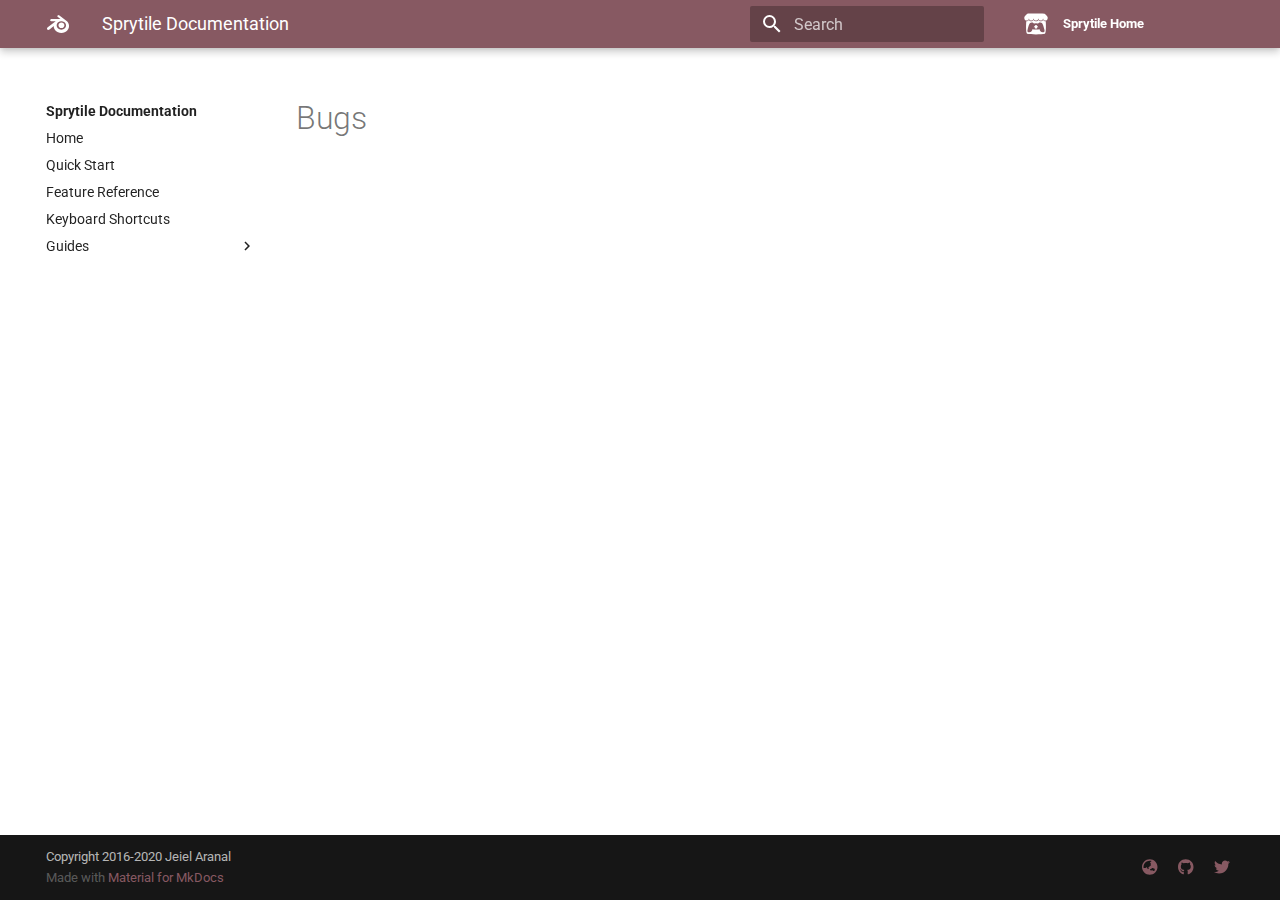
<file: bugs/index.html>
<!doctype html>
<html lang="en" class="no-js">
  <head>
    
      <meta charset="utf-8">
      <meta name="viewport" content="width=device-width,initial-scale=1">
      
        <meta name="description" content="A tile map editor for Blender">
      
      
        <link rel="canonical" href="http://docs.sprytile.xyz/bugs/">
      
      
        <meta name="author" content="Jeiel Aranal">
      
      <link rel="shortcut icon" href="../assets/images/favicon.png">
      <meta name="generator" content="mkdocs-1.1.2, mkdocs-material-5.5.12">
    
    
      
        <title>Bugs - Sprytile Documentation</title>
      
    
    
      <link rel="stylesheet" href="../assets/stylesheets/main.4dd2dd8d.min.css">
      
      
    
    
    
      
        <link href="https://fonts.gstatic.com" rel="preconnect" crossorigin>
        <link rel="stylesheet" href="https://fonts.googleapis.com/css?family=Roboto:300,400,400i,700%7CRoboto+Mono&display=fallback">
        <style>body,input{font-family:"Roboto",-apple-system,BlinkMacSystemFont,Helvetica,Arial,sans-serif}code,kbd,pre{font-family:"Roboto Mono",SFMono-Regular,Consolas,Menlo,monospace}</style>
      
    
    
    
      <link rel="stylesheet" href="../stylesheets/extra.css">
    
    
      
    
    
  </head>
  
  
    <body dir="ltr">
  
    
    <input class="md-toggle" data-md-toggle="drawer" type="checkbox" id="__drawer" autocomplete="off">
    <input class="md-toggle" data-md-toggle="search" type="checkbox" id="__search" autocomplete="off">
    <label class="md-overlay" for="__drawer"></label>
    <div data-md-component="skip">
      
    </div>
    <div data-md-component="announce">
      
    </div>
    
      <header class="md-header" data-md-component="header">
  <nav class="md-header-nav md-grid" aria-label="Header">
    <a href="http://docs.sprytile.xyz" title="Sprytile Documentation" class="md-header-nav__button md-logo" aria-label="Sprytile Documentation">
      
  
  <svg xmlns="http://www.w3.org/2000/svg" viewBox="0 0 24 24"><path d="M12.58 3.12v.01c-.31 0-.62.09-.87.26-.5.35-.56.93-.11 1.3L14.46 7l-8.73.03h-.01C5 7.03 4.3 7.5 4.16 8.1c-.16.61.34 1.12 1.1 1.12l4.43-.01-7.93 6.09c-.76.57-.99 1.52-.52 2.12.48.61 1.49.61 2.26 0l4.3-3.53s-.07.48-.06.76c0 .29.1.85.23 1.28.29.93.78 1.78 1.46 2.53.7.77 1.57 1.39 2.57 1.83 1.03.47 2.17.71 3.34.71 1.16 0 2.31-.25 3.35-.72 1-.44 1.86-1.07 2.56-1.84.68-.75 1.17-1.61 1.46-2.53.14-.47.23-.94.29-1.41 0-.47 0-.94-.06-1.41-.13-.91-.44-1.77-.94-2.55-.44-.71-1-1.34-1.69-1.87l-6.89-5.29a1.42 1.42 0 00-.84-.26m2.76 6.09c1.16 0 2.25.38 3.12 1.08.44.36.79.78 1.04 1.25.27.46.44 1.01.5 1.57.04.56-.04 1.12-.23 1.66-.2.54-.52 1.04-.95 1.49-.89.9-2.13 1.42-3.48 1.42-1.34 0-2.59-.51-3.48-1.41-.43-.44-.75-.95-.95-1.49a3.89 3.89 0 01-.22-1.66c.05-.56.22-1.09.48-1.57.26-.47.62-.89 1.06-1.25.86-.71 1.96-1.09 3.11-1.09m.1 1.4c-.78 0-1.5.28-2.03.73-.54.46-.91 1.1-.94 1.84-.04.75.26 1.45.79 1.97.54.53 1.32.85 2.18.85.86 0 1.63-.32 2.18-.85.53-.52.83-1.22.79-1.97-.04-.74-.41-1.38-.94-1.84-.53-.45-1.25-.73-2.03-.73z"/></svg>

    </a>
    <label class="md-header-nav__button md-icon" for="__drawer">
      <svg xmlns="http://www.w3.org/2000/svg" viewBox="0 0 24 24"><path d="M3 6h18v2H3V6m0 5h18v2H3v-2m0 5h18v2H3v-2z"/></svg>
    </label>
    <div class="md-header-nav__title" data-md-component="header-title">
      
        <div class="md-header-nav__ellipsis">
          <span class="md-header-nav__topic md-ellipsis">
            Sprytile Documentation
          </span>
          <span class="md-header-nav__topic md-ellipsis">
            
              Bugs
            
          </span>
        </div>
      
    </div>
    
      <label class="md-header-nav__button md-icon" for="__search">
        <svg xmlns="http://www.w3.org/2000/svg" viewBox="0 0 24 24"><path d="M9.5 3A6.5 6.5 0 0116 9.5c0 1.61-.59 3.09-1.56 4.23l.27.27h.79l5 5-1.5 1.5-5-5v-.79l-.27-.27A6.516 6.516 0 019.5 16 6.5 6.5 0 013 9.5 6.5 6.5 0 019.5 3m0 2C7 5 5 7 5 9.5S7 14 9.5 14 14 12 14 9.5 12 5 9.5 5z"/></svg>
      </label>
      
<div class="md-search" data-md-component="search" role="dialog">
  <label class="md-search__overlay" for="__search"></label>
  <div class="md-search__inner" role="search">
    <form class="md-search__form" name="search">
      <input type="text" class="md-search__input" name="query" aria-label="Search" placeholder="Search" autocapitalize="off" autocorrect="off" autocomplete="off" spellcheck="false" data-md-component="search-query" data-md-state="active">
      <label class="md-search__icon md-icon" for="__search">
        <svg xmlns="http://www.w3.org/2000/svg" viewBox="0 0 24 24"><path d="M9.5 3A6.5 6.5 0 0116 9.5c0 1.61-.59 3.09-1.56 4.23l.27.27h.79l5 5-1.5 1.5-5-5v-.79l-.27-.27A6.516 6.516 0 019.5 16 6.5 6.5 0 013 9.5 6.5 6.5 0 019.5 3m0 2C7 5 5 7 5 9.5S7 14 9.5 14 14 12 14 9.5 12 5 9.5 5z"/></svg>
        <svg xmlns="http://www.w3.org/2000/svg" viewBox="0 0 24 24"><path d="M20 11v2H8l5.5 5.5-1.42 1.42L4.16 12l7.92-7.92L13.5 5.5 8 11h12z"/></svg>
      </label>
      <button type="reset" class="md-search__icon md-icon" aria-label="Clear" data-md-component="search-reset" tabindex="-1">
        <svg xmlns="http://www.w3.org/2000/svg" viewBox="0 0 24 24"><path d="M19 6.41L17.59 5 12 10.59 6.41 5 5 6.41 10.59 12 5 17.59 6.41 19 12 13.41 17.59 19 19 17.59 13.41 12 19 6.41z"/></svg>
      </button>
    </form>
    <div class="md-search__output">
      <div class="md-search__scrollwrap" data-md-scrollfix>
        <div class="md-search-result" data-md-component="search-result">
          <div class="md-search-result__meta">
            Initializing search
          </div>
          <ol class="md-search-result__list"></ol>
        </div>
      </div>
    </div>
  </div>
</div>
    
    
      <div class="md-header-nav__source">
        
<a href="http://itch.sprytile.xyz" title="Go to repository" class="md-source">
  <div class="md-source__icon md-icon">
    
    <svg xmlns="http://www.w3.org/2000/svg" viewBox="0 0 512 512"><path d="M71.92 34.77C50.2 47.67 7.4 96.84 7 109.73v21.34c0 27.06 25.29 50.84 48.25 50.84 27.57 0 50.54-22.85 50.54-50 0 27.12 22.18 50 49.76 50s49-22.85 49-50c0 27.12 23.59 50 51.16 50h.5c27.57 0 51.16-22.85 51.16-50 0 27.12 21.47 50 49 50s49.76-22.85 49.76-50c0 27.12 23 50 50.54 50 23 0 48.25-23.78 48.25-50.84v-21.34c-.4-12.9-43.2-62.07-64.92-75C372.56 32.4 325.76 32 256 32S91.14 33.1 71.92 34.77zm132.32 134.39c-22 38.4-77.9 38.71-99.85.25-13.17 23.14-43.17 32.07-56 27.66-3.87 40.15-13.67 237.13 17.73 269.15 80 18.67 302.08 18.12 379.76 0 31.65-32.27 21.32-232 17.75-269.15-12.92 4.44-42.88-4.6-56-27.66-22 38.52-77.85 38.1-99.85-.24-7.1 12.49-23.05 28.94-51.76 28.94a57.54 57.54 0 01-51.75-28.94zm-41.58 53.77c16.47 0 31.09 0 49.22 19.78a436.91 436.91 0 0188.18 0C318.22 223 332.85 223 349.31 223c52.33 0 65.22 77.53 83.87 144.45 17.26 62.15-5.52 63.67-33.95 63.73-42.15-1.57-65.49-32.18-65.49-62.79-39.25 6.43-101.93 8.79-155.55 0 0 30.61-23.34 61.22-65.49 62.79-28.42-.06-51.2-1.58-33.94-63.73 18.67-67 31.56-144.45 83.88-144.45zM256 270.79s-44.38 40.77-52.35 55.21l29-1.17v25.32c0 1.55 21.34.16 23.33.16 11.65.54 23.31 1 23.31-.16v-25.28l29 1.17c-8-14.48-52.35-55.24-52.35-55.24z"/></svg>
  </div>
  <div class="md-source__repository">
    Sprytile Home
  </div>
</a>
      </div>
    
  </nav>
</header>
    
    <div class="md-container" data-md-component="container">
      
        
      
      
        
      
      <main class="md-main" data-md-component="main">
        <div class="md-main__inner md-grid">
          
            
              <div class="md-sidebar md-sidebar--primary" data-md-component="navigation">
                <div class="md-sidebar__scrollwrap">
                  <div class="md-sidebar__inner">
                    <nav class="md-nav md-nav--primary" aria-label="Navigation" data-md-level="0">
  <label class="md-nav__title" for="__drawer">
    <a href="http://docs.sprytile.xyz" title="Sprytile Documentation" class="md-nav__button md-logo" aria-label="Sprytile Documentation">
      
  
  <svg xmlns="http://www.w3.org/2000/svg" viewBox="0 0 24 24"><path d="M12.58 3.12v.01c-.31 0-.62.09-.87.26-.5.35-.56.93-.11 1.3L14.46 7l-8.73.03h-.01C5 7.03 4.3 7.5 4.16 8.1c-.16.61.34 1.12 1.1 1.12l4.43-.01-7.93 6.09c-.76.57-.99 1.52-.52 2.12.48.61 1.49.61 2.26 0l4.3-3.53s-.07.48-.06.76c0 .29.1.85.23 1.28.29.93.78 1.78 1.46 2.53.7.77 1.57 1.39 2.57 1.83 1.03.47 2.17.71 3.34.71 1.16 0 2.31-.25 3.35-.72 1-.44 1.86-1.07 2.56-1.84.68-.75 1.17-1.61 1.46-2.53.14-.47.23-.94.29-1.41 0-.47 0-.94-.06-1.41-.13-.91-.44-1.77-.94-2.55-.44-.71-1-1.34-1.69-1.87l-6.89-5.29a1.42 1.42 0 00-.84-.26m2.76 6.09c1.16 0 2.25.38 3.12 1.08.44.36.79.78 1.04 1.25.27.46.44 1.01.5 1.57.04.56-.04 1.12-.23 1.66-.2.54-.52 1.04-.95 1.49-.89.9-2.13 1.42-3.48 1.42-1.34 0-2.59-.51-3.48-1.41-.43-.44-.75-.95-.95-1.49a3.89 3.89 0 01-.22-1.66c.05-.56.22-1.09.48-1.57.26-.47.62-.89 1.06-1.25.86-.71 1.96-1.09 3.11-1.09m.1 1.4c-.78 0-1.5.28-2.03.73-.54.46-.91 1.1-.94 1.84-.04.75.26 1.45.79 1.97.54.53 1.32.85 2.18.85.86 0 1.63-.32 2.18-.85.53-.52.83-1.22.79-1.97-.04-.74-.41-1.38-.94-1.84-.53-.45-1.25-.73-2.03-.73z"/></svg>

    </a>
    Sprytile Documentation
  </label>
  
    <div class="md-nav__source">
      
<a href="http://itch.sprytile.xyz" title="Go to repository" class="md-source">
  <div class="md-source__icon md-icon">
    
    <svg xmlns="http://www.w3.org/2000/svg" viewBox="0 0 512 512"><path d="M71.92 34.77C50.2 47.67 7.4 96.84 7 109.73v21.34c0 27.06 25.29 50.84 48.25 50.84 27.57 0 50.54-22.85 50.54-50 0 27.12 22.18 50 49.76 50s49-22.85 49-50c0 27.12 23.59 50 51.16 50h.5c27.57 0 51.16-22.85 51.16-50 0 27.12 21.47 50 49 50s49.76-22.85 49.76-50c0 27.12 23 50 50.54 50 23 0 48.25-23.78 48.25-50.84v-21.34c-.4-12.9-43.2-62.07-64.92-75C372.56 32.4 325.76 32 256 32S91.14 33.1 71.92 34.77zm132.32 134.39c-22 38.4-77.9 38.71-99.85.25-13.17 23.14-43.17 32.07-56 27.66-3.87 40.15-13.67 237.13 17.73 269.15 80 18.67 302.08 18.12 379.76 0 31.65-32.27 21.32-232 17.75-269.15-12.92 4.44-42.88-4.6-56-27.66-22 38.52-77.85 38.1-99.85-.24-7.1 12.49-23.05 28.94-51.76 28.94a57.54 57.54 0 01-51.75-28.94zm-41.58 53.77c16.47 0 31.09 0 49.22 19.78a436.91 436.91 0 0188.18 0C318.22 223 332.85 223 349.31 223c52.33 0 65.22 77.53 83.87 144.45 17.26 62.15-5.52 63.67-33.95 63.73-42.15-1.57-65.49-32.18-65.49-62.79-39.25 6.43-101.93 8.79-155.55 0 0 30.61-23.34 61.22-65.49 62.79-28.42-.06-51.2-1.58-33.94-63.73 18.67-67 31.56-144.45 83.88-144.45zM256 270.79s-44.38 40.77-52.35 55.21l29-1.17v25.32c0 1.55 21.34.16 23.33.16 11.65.54 23.31 1 23.31-.16v-25.28l29 1.17c-8-14.48-52.35-55.24-52.35-55.24z"/></svg>
  </div>
  <div class="md-source__repository">
    Sprytile Home
  </div>
</a>
    </div>
  
  <ul class="md-nav__list" data-md-scrollfix>
    
      
      
      


  <li class="md-nav__item">
    <a href=".." title="Home" class="md-nav__link">
      Home
    </a>
  </li>

    
      
      
      


  <li class="md-nav__item">
    <a href="../quick-start/" title="Quick Start" class="md-nav__link">
      Quick Start
    </a>
  </li>

    
      
      
      


  <li class="md-nav__item">
    <a href="../feature-reference/" title="Feature Reference" class="md-nav__link">
      Feature Reference
    </a>
  </li>

    
      
      
      


  <li class="md-nav__item">
    <a href="../shortcuts/" title="Keyboard Shortcuts" class="md-nav__link">
      Keyboard Shortcuts
    </a>
  </li>

    
      
      
      


  <li class="md-nav__item md-nav__item--nested">
    
      <input class="md-nav__toggle md-toggle" data-md-toggle="nav-5" type="checkbox" id="nav-5">
    
    <label class="md-nav__link" for="nav-5">
      Guides
      <span class="md-nav__icon md-icon"></span>
    </label>
    <nav class="md-nav" aria-label="Guides" data-md-level="1">
      <label class="md-nav__title" for="nav-5">
        <span class="md-nav__icon md-icon"></span>
        Guides
      </label>
      <ul class="md-nav__list" data-md-scrollfix>
        
        
          
          
          


  <li class="md-nav__item">
    <a href="../creating-tilesets/" title="Creating Tilesets" class="md-nav__link">
      Creating Tilesets
    </a>
  </li>

        
          
          
          


  <li class="md-nav__item">
    <a href="../using-tilesets/" title="Using Tilesets" class="md-nav__link">
      Using Tilesets
    </a>
  </li>

        
          
          
          


  <li class="md-nav__item">
    <a href="../sketchfab/" title="Sketchfab Export" class="md-nav__link">
      Sketchfab Export
    </a>
  </li>

        
          
          
          


  <li class="md-nav__item">
    <a href="../unity-settings/" title="Unity Settings" class="md-nav__link">
      Unity Settings
    </a>
  </li>

        
      </ul>
    </nav>
  </li>

    
  </ul>
</nav>
                  </div>
                </div>
              </div>
            
            
          
          <div class="md-content">
            <article class="md-content__inner md-typeset">
              
                
                
                  
                
                
                  <h1>Bugs</h1>
                
                
                
              
              
                


              
            </article>
          </div>
        </div>
      </main>
      
        
<footer class="md-footer">
  
  <div class="md-footer-meta md-typeset">
    <div class="md-footer-meta__inner md-grid">
      <div class="md-footer-copyright">
        
          <div class="md-footer-copyright__highlight">
            Copyright 2016-2020 Jeiel Aranal
          </div>
        
        Made with
        <a href="https://squidfunk.github.io/mkdocs-material/" target="_blank" rel="noopener">
          Material for MkDocs
        </a>
      </div>
      
  <div class="md-footer-social">
    
      
      
        
        
      
      <a href="https://chemikhazi.itch.io/sprytile" target="_blank" rel="noopener" title="chemikhazi.itch.io" class="md-footer-social__link">
        <svg xmlns="http://www.w3.org/2000/svg" viewBox="0 0 496 512"><path d="M248 8C111.03 8 0 119.03 0 256s111.03 248 248 248 248-111.03 248-248S384.97 8 248 8zm-11.34 240.23c-2.89 4.82-8.1 7.77-13.72 7.77h-.31c-4.24 0-8.31 1.69-11.31 4.69l-5.66 5.66c-3.12 3.12-3.12 8.19 0 11.31l5.66 5.66c3 3 4.69 7.07 4.69 11.31V304c0 8.84-7.16 16-16 16h-6.11c-6.06 0-11.6-3.42-14.31-8.85l-22.62-45.23c-2.44-4.88-8.95-5.94-12.81-2.08l-19.47 19.46c-3 3-7.07 4.69-11.31 4.69H50.81C49.12 277.55 48 266.92 48 256c0-110.28 89.72-200 200-200 21.51 0 42.2 3.51 61.63 9.82l-50.16 38.53c-5.11 3.41-4.63 11.06.86 13.81l10.83 5.41c5.42 2.71 8.84 8.25 8.84 14.31V216c0 4.42-3.58 8-8 8h-3.06c-3.03 0-5.8-1.71-7.15-4.42-1.56-3.12-5.96-3.29-7.76-.3l-17.37 28.95zM408 358.43c0 4.24-1.69 8.31-4.69 11.31l-9.57 9.57c-3 3-7.07 4.69-11.31 4.69h-15.16c-4.24 0-8.31-1.69-11.31-4.69l-13.01-13.01a26.767 26.767 0 00-25.42-7.04l-21.27 5.32c-1.27.32-2.57.48-3.88.48h-10.34c-4.24 0-8.31-1.69-11.31-4.69l-11.91-11.91a8.008 8.008 0 01-2.34-5.66v-10.2c0-3.27 1.99-6.21 5.03-7.43l39.34-15.74c1.98-.79 3.86-1.82 5.59-3.05l23.71-16.89a7.978 7.978 0 014.64-1.48h12.09c3.23 0 6.15 1.94 7.39 4.93l5.35 12.85a4 4 0 003.69 2.46h3.8c1.78 0 3.35-1.18 3.84-2.88l4.2-14.47c.5-1.71 2.06-2.88 3.84-2.88h6.06c2.21 0 4 1.79 4 4v12.93c0 2.12.84 4.16 2.34 5.66l11.91 11.91c3 3 4.69 7.07 4.69 11.31v24.6z"/></svg>
      </a>
    
      
      
        
        
      
      <a href="https://github.com/chemikhazi" target="_blank" rel="noopener" title="github.com" class="md-footer-social__link">
        <svg xmlns="http://www.w3.org/2000/svg" viewBox="0 0 496 512"><path d="M165.9 397.4c0 2-2.3 3.6-5.2 3.6-3.3.3-5.6-1.3-5.6-3.6 0-2 2.3-3.6 5.2-3.6 3-.3 5.6 1.3 5.6 3.6zm-31.1-4.5c-.7 2 1.3 4.3 4.3 4.9 2.6 1 5.6 0 6.2-2s-1.3-4.3-4.3-5.2c-2.6-.7-5.5.3-6.2 2.3zm44.2-1.7c-2.9.7-4.9 2.6-4.6 4.9.3 2 2.9 3.3 5.9 2.6 2.9-.7 4.9-2.6 4.6-4.6-.3-1.9-3-3.2-5.9-2.9zM244.8 8C106.1 8 0 113.3 0 252c0 110.9 69.8 205.8 169.5 239.2 12.8 2.3 17.3-5.6 17.3-12.1 0-6.2-.3-40.4-.3-61.4 0 0-70 15-84.7-29.8 0 0-11.4-29.1-27.8-36.6 0 0-22.9-15.7 1.6-15.4 0 0 24.9 2 38.6 25.8 21.9 38.6 58.6 27.5 72.9 20.9 2.3-16 8.8-27.1 16-33.7-55.9-6.2-112.3-14.3-112.3-110.5 0-27.5 7.6-41.3 23.6-58.9-2.6-6.5-11.1-33.3 2.6-67.9 20.9-6.5 69 27 69 27 20-5.6 41.5-8.5 62.8-8.5s42.8 2.9 62.8 8.5c0 0 48.1-33.6 69-27 13.7 34.7 5.2 61.4 2.6 67.9 16 17.7 25.8 31.5 25.8 58.9 0 96.5-58.9 104.2-114.8 110.5 9.2 7.9 17 22.9 17 46.4 0 33.7-.3 75.4-.3 83.6 0 6.5 4.6 14.4 17.3 12.1C428.2 457.8 496 362.9 496 252 496 113.3 383.5 8 244.8 8zM97.2 352.9c-1.3 1-1 3.3.7 5.2 1.6 1.6 3.9 2.3 5.2 1 1.3-1 1-3.3-.7-5.2-1.6-1.6-3.9-2.3-5.2-1zm-10.8-8.1c-.7 1.3.3 2.9 2.3 3.9 1.6 1 3.6.7 4.3-.7.7-1.3-.3-2.9-2.3-3.9-2-.6-3.6-.3-4.3.7zm32.4 35.6c-1.6 1.3-1 4.3 1.3 6.2 2.3 2.3 5.2 2.6 6.5 1 1.3-1.3.7-4.3-1.3-6.2-2.2-2.3-5.2-2.6-6.5-1zm-11.4-14.7c-1.6 1-1.6 3.6 0 5.9 1.6 2.3 4.3 3.3 5.6 2.3 1.6-1.3 1.6-3.9 0-6.2-1.4-2.3-4-3.3-5.6-2z"/></svg>
      </a>
    
      
      
        
        
      
      <a href="https://twitter.com/jeielvtx" target="_blank" rel="noopener" title="twitter.com" class="md-footer-social__link">
        <svg xmlns="http://www.w3.org/2000/svg" viewBox="0 0 512 512"><path d="M459.37 151.716c.325 4.548.325 9.097.325 13.645 0 138.72-105.583 298.558-298.558 298.558-59.452 0-114.68-17.219-161.137-47.106 8.447.974 16.568 1.299 25.34 1.299 49.055 0 94.213-16.568 130.274-44.832-46.132-.975-84.792-31.188-98.112-72.772 6.498.974 12.995 1.624 19.818 1.624 9.421 0 18.843-1.3 27.614-3.573-48.081-9.747-84.143-51.98-84.143-102.985v-1.299c13.969 7.797 30.214 12.67 47.431 13.319-28.264-18.843-46.781-51.005-46.781-87.391 0-19.492 5.197-37.36 14.294-52.954 51.655 63.675 129.3 105.258 216.365 109.807-1.624-7.797-2.599-15.918-2.599-24.04 0-57.828 46.782-104.934 104.934-104.934 30.213 0 57.502 12.67 76.67 33.137 23.715-4.548 46.456-13.32 66.599-25.34-7.798 24.366-24.366 44.833-46.132 57.827 21.117-2.273 41.584-8.122 60.426-16.243-14.292 20.791-32.161 39.308-52.628 54.253z"/></svg>
      </a>
    
  </div>

    </div>
  </div>
</footer>
      
    </div>
    
      <script src="../assets/javascripts/vendor.3636a4ec.min.js"></script>
      <script src="../assets/javascripts/bundle.e9fe3281.min.js"></script><script id="__lang" type="application/json">{"clipboard.copy": "Copy to clipboard", "clipboard.copied": "Copied to clipboard", "search.config.lang": "en", "search.config.pipeline": "trimmer, stopWordFilter", "search.config.separator": "[\\s\\-]+", "search.result.placeholder": "Type to start searching", "search.result.none": "No matching documents", "search.result.one": "1 matching document", "search.result.other": "# matching documents"}</script>
      
      <script>
        app = initialize({
          base: "..",
          features: [],
          search: Object.assign({
            worker: "../assets/javascripts/worker/search.5eca75d3.min.js"
          }, typeof search !== "undefined" && search)
        })
      </script>
      
    
  </body>
</html>
</file>
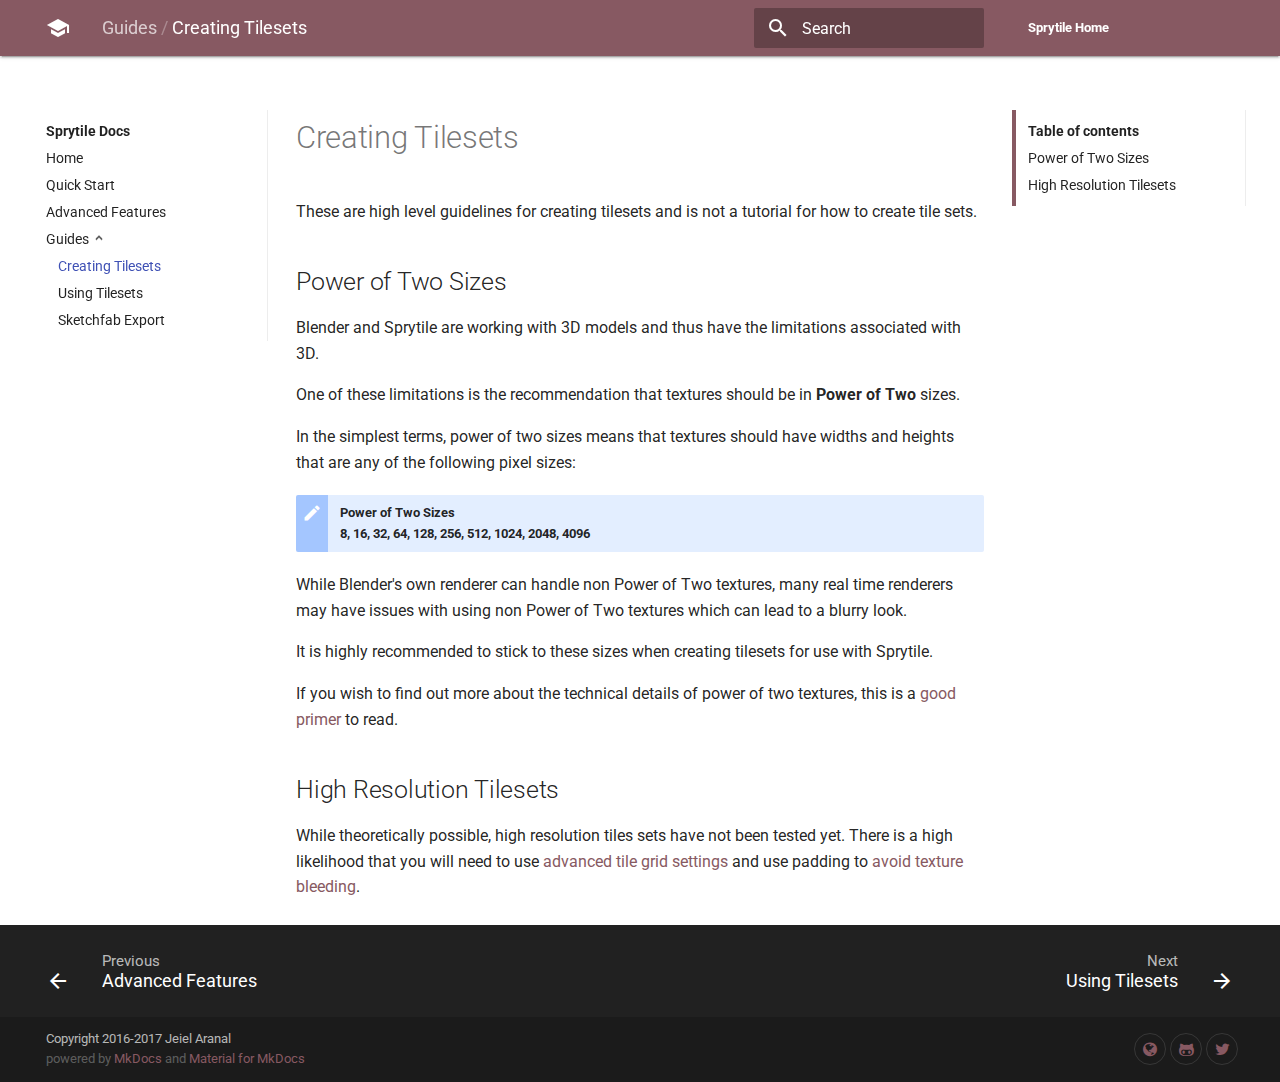
<file: creating-tilesets/index.html>
<!DOCTYPE html>
<html lang="en" class="no-js">
  <head>
    
      <meta charset="utf-8">
      <meta name="viewport" content="width=device-width,initial-scale=1">
      <meta http-equiv="x-ua-compatible" content="ie=edge">
      
        <meta name="description" content="A tile map editor for Blender">
      
      
        <link rel="canonical" href="http://itch.sprytile.xyz/creating-tilesets/">
      
      
        <meta name="author" content="Jeiel Aranal">
      
      
        <link rel="shortcut icon" href="../assets/images/favicon.png">
      
      <meta name="generator" content="mkdocs-0.16.1, mkdocs-material-1.8.0">
    
    
      
        <title>Creating Tilesets - Sprytile Docs</title>
      
    
    
      <script src="../assets/javascripts/modernizr-1df76c4e58.js"></script>
    
    
      <link rel="stylesheet" href="../assets/stylesheets/application-bfecc7305d.css">
      
        <link rel="stylesheet" href="../assets/stylesheets/application-02c2a4388f.palette.css">
      
    
    
      
        
        
        
        <link rel="stylesheet" href="https://fonts.googleapis.com/css?family=Roboto:300,400,400i,700|Roboto+Mono">
        <style>body,input{font-family:"Roboto","Helvetica Neue",Helvetica,Arial,sans-serif}code,kbd,pre{font-family:"Roboto Mono","Courier New",Courier,monospace}</style>
      
      <link rel="stylesheet" href="https://fonts.googleapis.com/icon?family=Material+Icons">
    
    
      <link rel="stylesheet" href="../stylesheets/extra.css">
    
    
  </head>
  
  
  
  
    <body data-md-color-primary="indigo" data-md-color-accent="light-blue">
  
    <svg class="md-svg">
      <defs>
        
        
      </defs>
    </svg>
    <input class="md-toggle" data-md-toggle="drawer" type="checkbox" id="drawer">
    <input class="md-toggle" data-md-toggle="search" type="checkbox" id="search">
    <label class="md-overlay" data-md-component="overlay" for="drawer"></label>
    
      <header class="md-header" data-md-component="header">
  <nav class="md-header-nav md-grid">
    <div class="md-flex">
      <div class="md-flex__cell md-flex__cell--shrink">
        
          <a href="http://itch.sprytile.xyz" title="Sprytile Docs" class="md-icon md-icon--home md-header-nav__button">
          </a>
        
      </div>
      <div class="md-flex__cell md-flex__cell--shrink">
        <label class="md-icon md-icon--menu md-header-nav__button" for="drawer"></label>
      </div>
      <div class="md-flex__cell md-flex__cell--stretch">
        <span class="md-flex__ellipsis md-header-nav__title">
          
            
              
                <span class="md-header-nav__parent">
                  Guides
                </span>
              
            
            Creating Tilesets
          
        </span>
      </div>
      <div class="md-flex__cell md-flex__cell--shrink">
        
          <label class="md-icon md-icon--search md-header-nav__button" for="search"></label>
          
<div class="md-search" data-md-component="search" role="dialog">
  <label class="md-search__overlay" for="search"></label>
  <div class="md-search__inner">
    <form class="md-search__form" name="search">
      <input type="text" class="md-search__input" name="query" required placeholder="Search" autocapitalize="off" autocorrect="off" autocomplete="off" spellcheck="false" data-md-component="query">
      <label class="md-icon md-search__icon" for="search"></label>
      <button type="reset" class="md-icon md-search__icon" data-md-component="reset">close</button>
    </form>
    <div class="md-search__output">
      <div class="md-search__scrollwrap" data-md-scrollfix>
        <div class="md-search-result" data-md-component="result" data-md-lang-search="" data-md-lang-tokenizer="[\s\-]+">
          <div class="md-search-result__meta" data-md-lang-result-none="No matching documents" data-md-lang-result-one="1 matching document" data-md-lang-result-other="# matching documents">
            Type to start searching
          </div>
          <ol class="md-search-result__list"></ol>
        </div>
      </div>
    </div>
  </div>
</div>
        
      </div>
      
        <div class="md-flex__cell md-flex__cell--shrink">
          <div class="md-header-nav__source">
            


  


  <a href="http://itch.sprytile.xyz" title="Go to repository" class="md-source" data-md-source="">
    
    <div class="md-source__repository">
      Sprytile Home
    </div>
  </a>

          </div>
        </div>
      
    </div>
  </nav>
</header>
    
    <div class="md-container">
      
      
      <main class="md-main">
        <div class="md-main__inner md-grid" data-md-component="container">
          
            
              <div class="md-sidebar md-sidebar--primary" data-md-component="navigation">
                <div class="md-sidebar__scrollwrap">
                  <div class="md-sidebar__inner">
                    <nav class="md-nav md-nav--primary" data-md-level="0">
  <label class="md-nav__title md-nav__title--site" for="drawer">
    
      <i class="md-icon md-icon--home md-nav__button"></i>
    
    Sprytile Docs
  </label>
  
    <div class="md-nav__source">
      


  


  <a href="http://itch.sprytile.xyz" title="Go to repository" class="md-source" data-md-source="">
    
    <div class="md-source__repository">
      Sprytile Home
    </div>
  </a>

    </div>
  
  <ul class="md-nav__list" data-md-scrollfix>
    
      
      
      


  <li class="md-nav__item">
    <a href=".." title="Home" class="md-nav__link">
      Home
    </a>
  </li>

    
      
      
      


  <li class="md-nav__item">
    <a href="../quick-start/" title="Quick Start" class="md-nav__link">
      Quick Start
    </a>
  </li>

    
      
      
      


  <li class="md-nav__item">
    <a href="../advanced-features/" title="Advanced Features" class="md-nav__link">
      Advanced Features
    </a>
  </li>

    
      
      
      

  


  <li class="md-nav__item md-nav__item--active md-nav__item--nested">
    
      <input class="md-toggle md-nav__toggle" data-md-toggle="nav-4" type="checkbox" id="nav-4" checked>
    
    <label class="md-nav__link" for="nav-4">
      Guides
    </label>
    <nav class="md-nav" data-md-component="collapsible" data-md-level="1">
      <label class="md-nav__title" for="nav-4">
        Guides
      </label>
      <ul class="md-nav__list" data-md-scrollfix>
        
        
          
          
          

  


  <li class="md-nav__item md-nav__item--active">
    
    <input class="md-toggle md-nav__toggle" data-md-toggle="toc" type="checkbox" id="toc">
    
      
    
    
      <label class="md-nav__link md-nav__link--active" for="toc">
        Creating Tilesets
      </label>
    
    <a href="./" title="Creating Tilesets" class="md-nav__link md-nav__link--active">
      Creating Tilesets
    </a>
    
      
<nav class="md-nav md-nav--secondary">
  
  
    
  
  
    <label class="md-nav__title" for="toc">Table of contents</label>
    <ul class="md-nav__list" data-md-scrollfix>
      
        <li class="md-nav__item">
  <a href="#power-of-two-sizes" title="Power of Two Sizes" class="md-nav__link">
    Power of Two Sizes
  </a>
  
</li>
      
        <li class="md-nav__item">
  <a href="#high-resolution-tilesets" title="High Resolution Tilesets" class="md-nav__link">
    High Resolution Tilesets
  </a>
  
</li>
      
      
      
    </ul>
  
</nav>
    
  </li>

        
          
          
          


  <li class="md-nav__item">
    <a href="../using-tilesets/" title="Using Tilesets" class="md-nav__link">
      Using Tilesets
    </a>
  </li>

        
          
          
          


  <li class="md-nav__item">
    <a href="../sketchfab/" title="Sketchfab Export" class="md-nav__link">
      Sketchfab Export
    </a>
  </li>

        
      </ul>
    </nav>
  </li>

    
  </ul>
</nav>
                  </div>
                </div>
              </div>
            
            
              <div class="md-sidebar md-sidebar--secondary" data-md-component="toc">
                <div class="md-sidebar__scrollwrap">
                  <div class="md-sidebar__inner">
                    
<nav class="md-nav md-nav--secondary">
  
  
    
  
  
    <label class="md-nav__title" for="toc">Table of contents</label>
    <ul class="md-nav__list" data-md-scrollfix>
      
        <li class="md-nav__item">
  <a href="#power-of-two-sizes" title="Power of Two Sizes" class="md-nav__link">
    Power of Two Sizes
  </a>
  
</li>
      
        <li class="md-nav__item">
  <a href="#high-resolution-tilesets" title="High Resolution Tilesets" class="md-nav__link">
    High Resolution Tilesets
  </a>
  
</li>
      
      
      
    </ul>
  
</nav>
                  </div>
                </div>
              </div>
            
          
          <div class="md-content">
            <article class="md-content__inner md-typeset">
              
                
                
                <h1 id="creating-tilesets">Creating Tilesets<a class="headerlink" href="#creating-tilesets" title="Permanent link">&para;</a></h1>
<p>These are high level guidelines for creating tilesets and is not a tutorial for how to create tile sets.</p>
<h2 id="power-of-two-sizes">Power of Two Sizes<a class="headerlink" href="#power-of-two-sizes" title="Permanent link">&para;</a></h2>
<p>Blender and Sprytile are working with 3D models and thus have the limitations associated with 3D.</p>
<p>One of these limitations is the recommendation that textures should be in <strong>Power of Two</strong> sizes.</p>
<p>In the simplest terms, power of two sizes means that textures should have widths and heights that are any of the following pixel sizes:</p>
<div class="admonition note">
<p class="admonition-title">Power of Two Sizes</p>
<p><strong>8, 16, 32, 64, 128, 256, 512, 1024, 2048, 4096</strong></p>
</div>
<p>While Blender's own renderer can handle non Power of Two textures, many real time renderers may have issues with using non Power of Two textures which can lead to a blurry look.</p>
<p>It is highly recommended to stick to these sizes when creating tilesets for use with Sprytile.</p>
<p>If you wish to find out more about the technical details of power of two textures, this is a <a href="https://www.katsbits.com/tutorials/textures/make-better-textures-correct-size-and-power-of-two.php">good primer</a> to read.</p>
<h2 id="high-resolution-tilesets">High Resolution Tilesets<a class="headerlink" href="#high-resolution-tilesets" title="Permanent link">&para;</a></h2>
<p>While theoretically possible, high resolution tiles sets have not been tested yet. There is a high likelihood that you will need to use <a href="../advanced-features/#additional-tile-grid-settings">advanced tile grid settings</a> and use padding to <a href="https://itch.io/t/72048/suggestion-for-accomodating-bleeding-fix">avoid texture bleeding</a>.</p>
                
                  
                
              
              
                
              
            </article>
          </div>
        </div>
      </main>
      
        
<footer class="md-footer">
  
    <div class="md-footer-nav">
      <nav class="md-footer-nav__inner md-grid">
        
          <a href="../advanced-features/" title="Advanced Features" class="md-flex md-footer-nav__link md-footer-nav__link--prev" rel="prev">
            <div class="md-flex__cell md-flex__cell--shrink">
              <i class="md-icon md-icon--arrow-back md-footer-nav__button"></i>
            </div>
            <div class="md-flex__cell md-flex__cell--stretch md-footer-nav__title">
              <span class="md-flex__ellipsis">
                <span class="md-footer-nav__direction">
                  Previous
                </span>
                Advanced Features
              </span>
            </div>
          </a>
        
        
          <a href="../using-tilesets/" title="Using Tilesets" class="md-flex md-footer-nav__link md-footer-nav__link--next" rel="next">
            <div class="md-flex__cell md-flex__cell--stretch md-footer-nav__title">
              <span class="md-flex__ellipsis">
                <span class="md-footer-nav__direction">
                  Next
                </span>
                Using Tilesets
              </span>
            </div>
            <div class="md-flex__cell md-flex__cell--shrink">
              <i class="md-icon md-icon--arrow-forward md-footer-nav__button"></i>
            </div>
          </a>
        
      </nav>
    </div>
  
  <div class="md-footer-meta md-typeset">
    <div class="md-footer-meta__inner md-grid">
      <div class="md-footer-copyright">
        
          <div class="md-footer-copyright__highlight">
            Copyright 2016-2017 Jeiel Aranal
          </div>
        
        powered by
        <a href="http://www.mkdocs.org" title="MkDocs">MkDocs</a>
        and
        <a href="http://squidfunk.github.io/mkdocs-material/" title="Material for MkDocs">
          Material for MkDocs</a>
      </div>
      
        
  <div class="md-footer-social">
    
    <link rel="stylesheet" href="https://cdnjs.cloudflare.com/ajax/libs/font-awesome/4.7.0/css/font-awesome.min.css">
    
      <a href="https://chemikhazi.itch.io/sprytile" class="md-footer-social__link fa fa-globe"></a>
    
      <a href="https://github.com/chemikhazi" class="md-footer-social__link fa fa-github-alt"></a>
    
      <a href="https://twitter.com/chemikhazi" class="md-footer-social__link fa fa-twitter"></a>
    
  </div>

      
    </div>
  </div>
</footer>
      
    </div>
    
      <script src="../assets/javascripts/application-1d6ee6ee6c.js"></script>
      
      
      <script>app.initialize({url:{base:".."}})</script>
      
    
    
      
    
  </body>
</html>
</file>
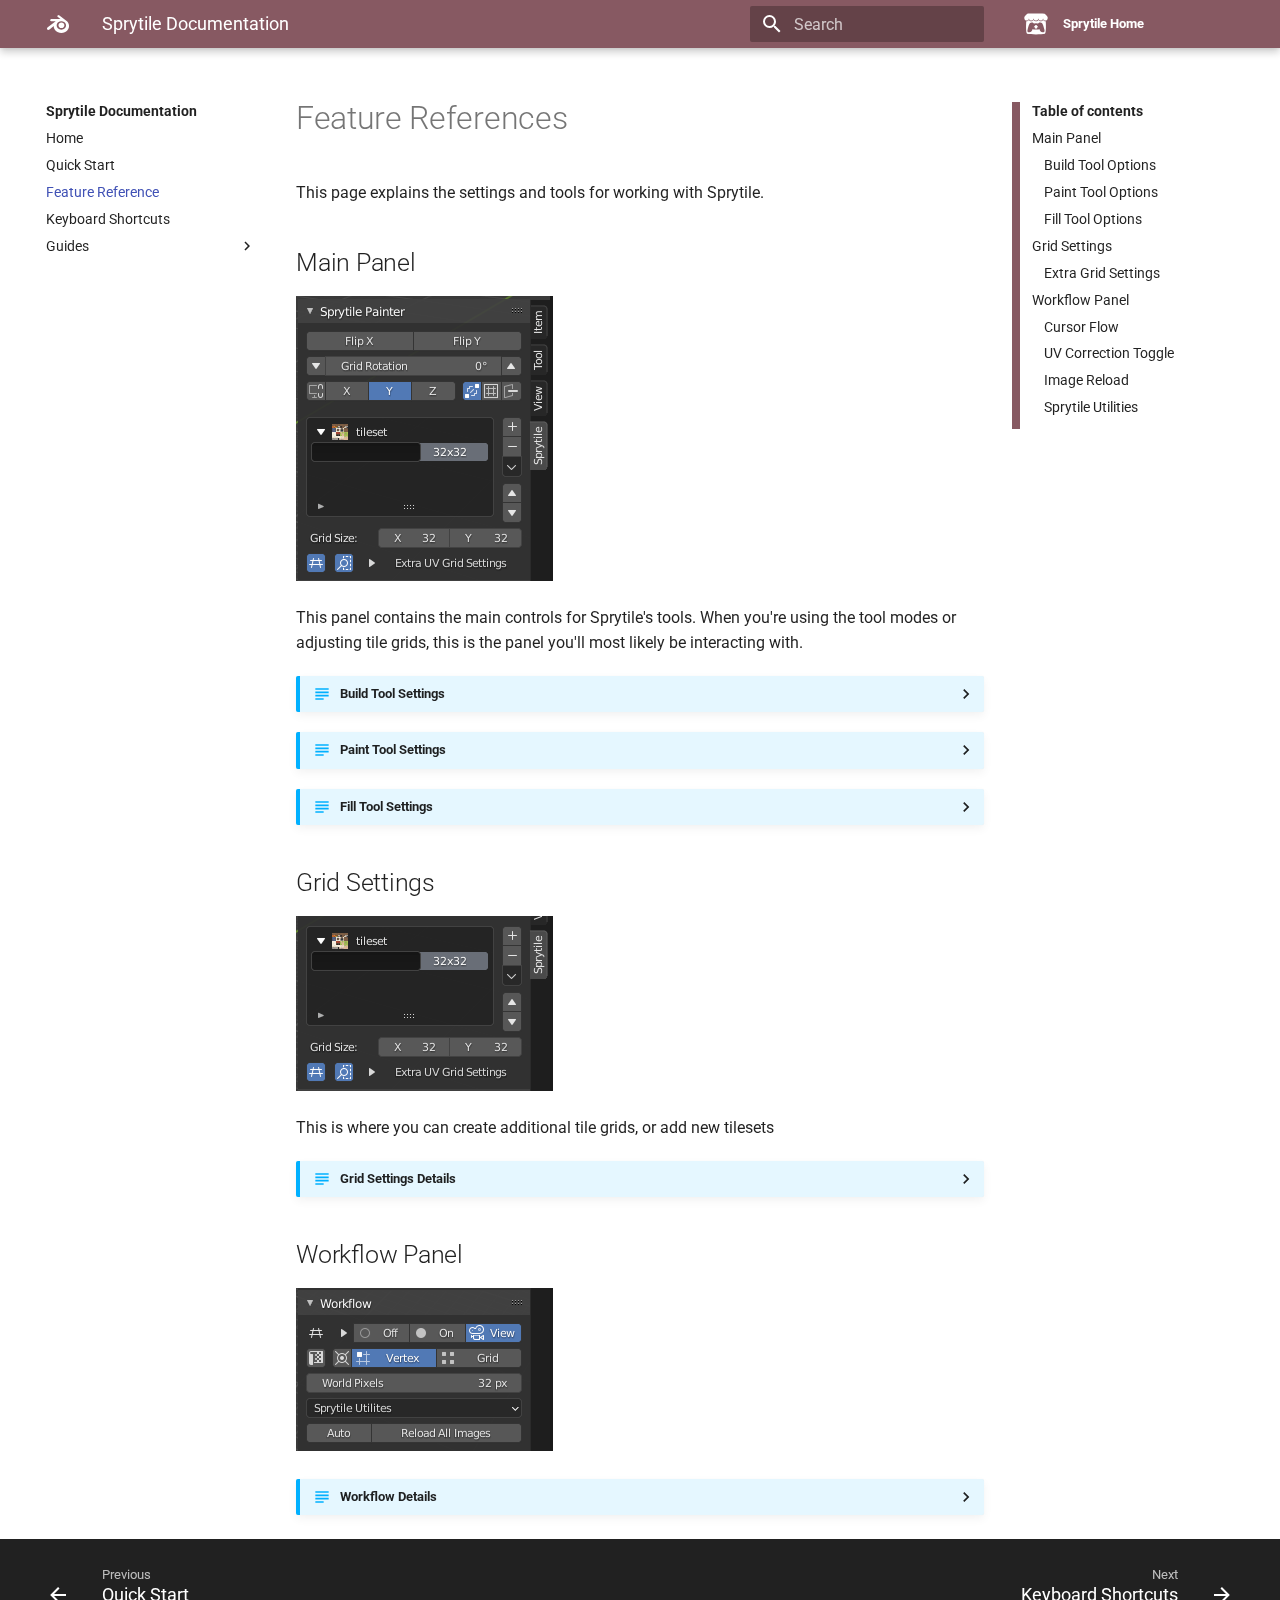
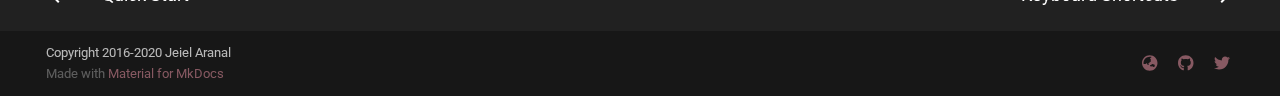
<file: feature-reference/index.html>
<!doctype html>
<html lang="en" class="no-js">
  <head>
    
      <meta charset="utf-8">
      <meta name="viewport" content="width=device-width,initial-scale=1">
      
        <meta name="description" content="A tile map editor for Blender">
      
      
        <link rel="canonical" href="http://docs.sprytile.xyz/feature-reference/">
      
      
        <meta name="author" content="Jeiel Aranal">
      
      <link rel="shortcut icon" href="../assets/images/favicon.png">
      <meta name="generator" content="mkdocs-1.1.2, mkdocs-material-6.0.1">
    
    
      
        <title>Feature Reference - Sprytile Documentation</title>
      
    
    
      <link rel="stylesheet" href="../assets/stylesheets/main.38780c08.min.css">
      
        
        <link rel="stylesheet" href="../assets/stylesheets/palette.3f72e892.min.css">
        
      
    
    
    
      
        
        <link href="https://fonts.gstatic.com" rel="preconnect" crossorigin>
        <link rel="stylesheet" href="https://fonts.googleapis.com/css?family=Roboto:300,400,400i,700%7CRoboto+Mono&display=fallback">
        <style>body,input{font-family:"Roboto",-apple-system,BlinkMacSystemFont,Helvetica,Arial,sans-serif}code,kbd,pre{font-family:"Roboto Mono",SFMono-Regular,Consolas,Menlo,monospace}</style>
      
    
    
    
      <link rel="stylesheet" href="../stylesheets/extra.css">
    
    
      
    
    
  </head>
  
  
    
    
    
    
    
    <body dir="ltr" data-md-color-scheme="" data-md-color-primary="none" data-md-color-accent="none">
      
  
    <input class="md-toggle" data-md-toggle="drawer" type="checkbox" id="__drawer" autocomplete="off">
    <input class="md-toggle" data-md-toggle="search" type="checkbox" id="__search" autocomplete="off">
    <label class="md-overlay" for="__drawer"></label>
    <div data-md-component="skip">
      
        
        <a href="#feature-references" class="md-skip">
          Skip to content
        </a>
      
    </div>
    <div data-md-component="announce">
      
    </div>
    
      <header class="md-header" data-md-component="header">
  <nav class="md-header-nav md-grid" aria-label="Header">
    <a href="http://docs.sprytile.xyz" title="Sprytile Documentation" class="md-header-nav__button md-logo" aria-label="Sprytile Documentation">
      
  
  <svg xmlns="http://www.w3.org/2000/svg" viewBox="0 0 24 24"><path d="M12.58 3.12v.01c-.31 0-.62.09-.87.26-.5.35-.56.93-.11 1.3L14.46 7l-8.73.03h-.01C5 7.03 4.3 7.5 4.16 8.1c-.16.61.34 1.12 1.1 1.12l4.43-.01-7.93 6.09c-.76.57-.99 1.52-.52 2.12.48.61 1.49.61 2.26 0l4.3-3.53s-.07.48-.06.76c0 .29.1.85.23 1.28.29.93.78 1.78 1.46 2.53.7.77 1.57 1.39 2.57 1.83 1.03.47 2.17.71 3.34.71 1.16 0 2.31-.25 3.35-.72 1-.44 1.86-1.07 2.56-1.84.68-.75 1.17-1.61 1.46-2.53.14-.47.23-.94.29-1.41 0-.47 0-.94-.06-1.41-.13-.91-.44-1.77-.94-2.55-.44-.71-1-1.34-1.69-1.87l-6.89-5.29a1.42 1.42 0 00-.84-.26m2.76 6.09c1.16 0 2.25.38 3.12 1.08.44.36.79.78 1.04 1.25.27.46.44 1.01.5 1.57.04.56-.04 1.12-.23 1.66-.2.54-.52 1.04-.95 1.49-.89.9-2.13 1.42-3.48 1.42-1.34 0-2.59-.51-3.48-1.41-.43-.44-.75-.95-.95-1.49a3.89 3.89 0 01-.22-1.66c.05-.56.22-1.09.48-1.57.26-.47.62-.89 1.06-1.25.86-.71 1.96-1.09 3.11-1.09m.1 1.4c-.78 0-1.5.28-2.03.73-.54.46-.91 1.1-.94 1.84-.04.75.26 1.45.79 1.97.54.53 1.32.85 2.18.85.86 0 1.63-.32 2.18-.85.53-.52.83-1.22.79-1.97-.04-.74-.41-1.38-.94-1.84-.53-.45-1.25-.73-2.03-.73z"/></svg>

    </a>
    <label class="md-header-nav__button md-icon" for="__drawer">
      <svg xmlns="http://www.w3.org/2000/svg" viewBox="0 0 24 24"><path d="M3 6h18v2H3V6m0 5h18v2H3v-2m0 5h18v2H3v-2z"/></svg>
    </label>
    <div class="md-header-nav__title" data-md-component="header-title">
      
        <div class="md-header-nav__ellipsis">
          <span class="md-header-nav__topic md-ellipsis">
            Sprytile Documentation
          </span>
          <span class="md-header-nav__topic md-ellipsis">
            
              Feature Reference
            
          </span>
        </div>
      
    </div>
    
      <label class="md-header-nav__button md-icon" for="__search">
        <svg xmlns="http://www.w3.org/2000/svg" viewBox="0 0 24 24"><path d="M9.5 3A6.5 6.5 0 0116 9.5c0 1.61-.59 3.09-1.56 4.23l.27.27h.79l5 5-1.5 1.5-5-5v-.79l-.27-.27A6.516 6.516 0 019.5 16 6.5 6.5 0 013 9.5 6.5 6.5 0 019.5 3m0 2C7 5 5 7 5 9.5S7 14 9.5 14 14 12 14 9.5 12 5 9.5 5z"/></svg>
      </label>
      
<div class="md-search" data-md-component="search" role="dialog">
  <label class="md-search__overlay" for="__search"></label>
  <div class="md-search__inner" role="search">
    <form class="md-search__form" name="search">
      <input type="text" class="md-search__input" name="query" aria-label="Search" placeholder="Search" autocapitalize="off" autocorrect="off" autocomplete="off" spellcheck="false" data-md-component="search-query" data-md-state="active">
      <label class="md-search__icon md-icon" for="__search">
        <svg xmlns="http://www.w3.org/2000/svg" viewBox="0 0 24 24"><path d="M9.5 3A6.5 6.5 0 0116 9.5c0 1.61-.59 3.09-1.56 4.23l.27.27h.79l5 5-1.5 1.5-5-5v-.79l-.27-.27A6.516 6.516 0 019.5 16 6.5 6.5 0 013 9.5 6.5 6.5 0 019.5 3m0 2C7 5 5 7 5 9.5S7 14 9.5 14 14 12 14 9.5 12 5 9.5 5z"/></svg>
        <svg xmlns="http://www.w3.org/2000/svg" viewBox="0 0 24 24"><path d="M20 11v2H8l5.5 5.5-1.42 1.42L4.16 12l7.92-7.92L13.5 5.5 8 11h12z"/></svg>
      </label>
      <button type="reset" class="md-search__icon md-icon" aria-label="Clear" data-md-component="search-reset" tabindex="-1">
        <svg xmlns="http://www.w3.org/2000/svg" viewBox="0 0 24 24"><path d="M19 6.41L17.59 5 12 10.59 6.41 5 5 6.41 10.59 12 5 17.59 6.41 19 12 13.41 17.59 19 19 17.59 13.41 12 19 6.41z"/></svg>
      </button>
    </form>
    <div class="md-search__output">
      <div class="md-search__scrollwrap" data-md-scrollfix>
        <div class="md-search-result" data-md-component="search-result">
          <div class="md-search-result__meta">
            Initializing search
          </div>
          <ol class="md-search-result__list"></ol>
        </div>
      </div>
    </div>
  </div>
</div>
    
    
      <div class="md-header-nav__source">
        
<a href="http://itch.sprytile.xyz" title="Go to repository" class="md-source">
  <div class="md-source__icon md-icon">
    
    <svg xmlns="http://www.w3.org/2000/svg" viewBox="0 0 512 512"><path d="M71.92 34.77C50.2 47.67 7.4 96.84 7 109.73v21.34c0 27.06 25.29 50.84 48.25 50.84 27.57 0 50.54-22.85 50.54-50 0 27.12 22.18 50 49.76 50s49-22.85 49-50c0 27.12 23.59 50 51.16 50h.5c27.57 0 51.16-22.85 51.16-50 0 27.12 21.47 50 49 50s49.76-22.85 49.76-50c0 27.12 23 50 50.54 50 23 0 48.25-23.78 48.25-50.84v-21.34c-.4-12.9-43.2-62.07-64.92-75C372.56 32.4 325.76 32 256 32S91.14 33.1 71.92 34.77zm132.32 134.39c-22 38.4-77.9 38.71-99.85.25-13.17 23.14-43.17 32.07-56 27.66-3.87 40.15-13.67 237.13 17.73 269.15 80 18.67 302.08 18.12 379.76 0 31.65-32.27 21.32-232 17.75-269.15-12.92 4.44-42.88-4.6-56-27.66-22 38.52-77.85 38.1-99.85-.24-7.1 12.49-23.05 28.94-51.76 28.94a57.54 57.54 0 01-51.75-28.94zm-41.58 53.77c16.47 0 31.09 0 49.22 19.78a436.91 436.91 0 0188.18 0C318.22 223 332.85 223 349.31 223c52.33 0 65.22 77.53 83.87 144.45 17.26 62.15-5.52 63.67-33.95 63.73-42.15-1.57-65.49-32.18-65.49-62.79-39.25 6.43-101.93 8.79-155.55 0 0 30.61-23.34 61.22-65.49 62.79-28.42-.06-51.2-1.58-33.94-63.73 18.67-67 31.56-144.45 83.88-144.45zM256 270.79s-44.38 40.77-52.35 55.21l29-1.17v25.32c0 1.55 21.34.16 23.33.16 11.65.54 23.31 1 23.31-.16v-25.28l29 1.17c-8-14.48-52.35-55.24-52.35-55.24z"/></svg>
  </div>
  <div class="md-source__repository">
    Sprytile Home
  </div>
</a>
      </div>
    
  </nav>
</header>
    
    <div class="md-container" data-md-component="container">
      
      
        
      
      <main class="md-main" data-md-component="main">
        <div class="md-main__inner md-grid">
          
            
              <div class="md-sidebar md-sidebar--primary" data-md-component="navigation">
                <div class="md-sidebar__scrollwrap">
                  <div class="md-sidebar__inner">
                    <nav class="md-nav md-nav--primary" aria-label="Navigation" data-md-level="0">
  <label class="md-nav__title" for="__drawer">
    <a href="http://docs.sprytile.xyz" title="Sprytile Documentation" class="md-nav__button md-logo" aria-label="Sprytile Documentation">
      
  
  <svg xmlns="http://www.w3.org/2000/svg" viewBox="0 0 24 24"><path d="M12.58 3.12v.01c-.31 0-.62.09-.87.26-.5.35-.56.93-.11 1.3L14.46 7l-8.73.03h-.01C5 7.03 4.3 7.5 4.16 8.1c-.16.61.34 1.12 1.1 1.12l4.43-.01-7.93 6.09c-.76.57-.99 1.52-.52 2.12.48.61 1.49.61 2.26 0l4.3-3.53s-.07.48-.06.76c0 .29.1.85.23 1.28.29.93.78 1.78 1.46 2.53.7.77 1.57 1.39 2.57 1.83 1.03.47 2.17.71 3.34.71 1.16 0 2.31-.25 3.35-.72 1-.44 1.86-1.07 2.56-1.84.68-.75 1.17-1.61 1.46-2.53.14-.47.23-.94.29-1.41 0-.47 0-.94-.06-1.41-.13-.91-.44-1.77-.94-2.55-.44-.71-1-1.34-1.69-1.87l-6.89-5.29a1.42 1.42 0 00-.84-.26m2.76 6.09c1.16 0 2.25.38 3.12 1.08.44.36.79.78 1.04 1.25.27.46.44 1.01.5 1.57.04.56-.04 1.12-.23 1.66-.2.54-.52 1.04-.95 1.49-.89.9-2.13 1.42-3.48 1.42-1.34 0-2.59-.51-3.48-1.41-.43-.44-.75-.95-.95-1.49a3.89 3.89 0 01-.22-1.66c.05-.56.22-1.09.48-1.57.26-.47.62-.89 1.06-1.25.86-.71 1.96-1.09 3.11-1.09m.1 1.4c-.78 0-1.5.28-2.03.73-.54.46-.91 1.1-.94 1.84-.04.75.26 1.45.79 1.97.54.53 1.32.85 2.18.85.86 0 1.63-.32 2.18-.85.53-.52.83-1.22.79-1.97-.04-.74-.41-1.38-.94-1.84-.53-.45-1.25-.73-2.03-.73z"/></svg>

    </a>
    Sprytile Documentation
  </label>
  
    <div class="md-nav__source">
      
<a href="http://itch.sprytile.xyz" title="Go to repository" class="md-source">
  <div class="md-source__icon md-icon">
    
    <svg xmlns="http://www.w3.org/2000/svg" viewBox="0 0 512 512"><path d="M71.92 34.77C50.2 47.67 7.4 96.84 7 109.73v21.34c0 27.06 25.29 50.84 48.25 50.84 27.57 0 50.54-22.85 50.54-50 0 27.12 22.18 50 49.76 50s49-22.85 49-50c0 27.12 23.59 50 51.16 50h.5c27.57 0 51.16-22.85 51.16-50 0 27.12 21.47 50 49 50s49.76-22.85 49.76-50c0 27.12 23 50 50.54 50 23 0 48.25-23.78 48.25-50.84v-21.34c-.4-12.9-43.2-62.07-64.92-75C372.56 32.4 325.76 32 256 32S91.14 33.1 71.92 34.77zm132.32 134.39c-22 38.4-77.9 38.71-99.85.25-13.17 23.14-43.17 32.07-56 27.66-3.87 40.15-13.67 237.13 17.73 269.15 80 18.67 302.08 18.12 379.76 0 31.65-32.27 21.32-232 17.75-269.15-12.92 4.44-42.88-4.6-56-27.66-22 38.52-77.85 38.1-99.85-.24-7.1 12.49-23.05 28.94-51.76 28.94a57.54 57.54 0 01-51.75-28.94zm-41.58 53.77c16.47 0 31.09 0 49.22 19.78a436.91 436.91 0 0188.18 0C318.22 223 332.85 223 349.31 223c52.33 0 65.22 77.53 83.87 144.45 17.26 62.15-5.52 63.67-33.95 63.73-42.15-1.57-65.49-32.18-65.49-62.79-39.25 6.43-101.93 8.79-155.55 0 0 30.61-23.34 61.22-65.49 62.79-28.42-.06-51.2-1.58-33.94-63.73 18.67-67 31.56-144.45 83.88-144.45zM256 270.79s-44.38 40.77-52.35 55.21l29-1.17v25.32c0 1.55 21.34.16 23.33.16 11.65.54 23.31 1 23.31-.16v-25.28l29 1.17c-8-14.48-52.35-55.24-52.35-55.24z"/></svg>
  </div>
  <div class="md-source__repository">
    Sprytile Home
  </div>
</a>
    </div>
  
  <ul class="md-nav__list" data-md-scrollfix>
    
      
      
      


  <li class="md-nav__item">
    <a href=".." title="Home" class="md-nav__link">
      Home
    </a>
  </li>

    
      
      
      


  <li class="md-nav__item">
    <a href="../quick-start/" title="Quick Start" class="md-nav__link">
      Quick Start
    </a>
  </li>

    
      
      
      

  


  <li class="md-nav__item md-nav__item--active">
    
    <input class="md-nav__toggle md-toggle" data-md-toggle="toc" type="checkbox" id="__toc">
    
      
    
    
      <label class="md-nav__link md-nav__link--active" for="__toc">
        Feature Reference
        <span class="md-nav__icon md-icon"></span>
      </label>
    
    <a href="./" title="Feature Reference" class="md-nav__link md-nav__link--active">
      Feature Reference
    </a>
    
      
<nav class="md-nav md-nav--secondary" aria-label="Table of contents">
  
  
    
  
  
    <label class="md-nav__title" for="__toc">
      <span class="md-nav__icon md-icon"></span>
      Table of contents
    </label>
    <ul class="md-nav__list" data-md-scrollfix>
      
        <li class="md-nav__item">
  <a href="#main-panel" class="md-nav__link">
    Main Panel
  </a>
  
    <nav class="md-nav" aria-label="Main Panel">
      <ul class="md-nav__list">
        
          <li class="md-nav__item">
  <a href="#build-tool-options" class="md-nav__link">
    Build Tool Options
  </a>
  
</li>
        
          <li class="md-nav__item">
  <a href="#paint-tool-options" class="md-nav__link">
    Paint Tool Options
  </a>
  
</li>
        
          <li class="md-nav__item">
  <a href="#fill-tool-options" class="md-nav__link">
    Fill Tool Options
  </a>
  
</li>
        
      </ul>
    </nav>
  
</li>
      
        <li class="md-nav__item">
  <a href="#grid-settings" class="md-nav__link">
    Grid Settings
  </a>
  
    <nav class="md-nav" aria-label="Grid Settings">
      <ul class="md-nav__list">
        
          <li class="md-nav__item">
  <a href="#extra-grid-settings" class="md-nav__link">
    Extra Grid Settings
  </a>
  
</li>
        
      </ul>
    </nav>
  
</li>
      
        <li class="md-nav__item">
  <a href="#workflow-panel" class="md-nav__link">
    Workflow Panel
  </a>
  
    <nav class="md-nav" aria-label="Workflow Panel">
      <ul class="md-nav__list">
        
          <li class="md-nav__item">
  <a href="#cursor-flow" class="md-nav__link">
    Cursor Flow
  </a>
  
</li>
        
          <li class="md-nav__item">
  <a href="#uv-correction-toggle" class="md-nav__link">
    UV Correction Toggle
  </a>
  
</li>
        
          <li class="md-nav__item">
  <a href="#image-reload" class="md-nav__link">
    Image Reload
  </a>
  
</li>
        
          <li class="md-nav__item">
  <a href="#sprytile-utilities" class="md-nav__link">
    Sprytile Utilities
  </a>
  
</li>
        
      </ul>
    </nav>
  
</li>
      
    </ul>
  
</nav>
    
  </li>

    
      
      
      


  <li class="md-nav__item">
    <a href="../shortcuts/" title="Keyboard Shortcuts" class="md-nav__link">
      Keyboard Shortcuts
    </a>
  </li>

    
      
      
      


  <li class="md-nav__item md-nav__item--nested">
    
      <input class="md-nav__toggle md-toggle" data-md-toggle="nav-5" type="checkbox" id="nav-5">
    
    <label class="md-nav__link" for="nav-5">
      Guides
      <span class="md-nav__icon md-icon"></span>
    </label>
    <nav class="md-nav" aria-label="Guides" data-md-level="1">
      <label class="md-nav__title" for="nav-5">
        <span class="md-nav__icon md-icon"></span>
        Guides
      </label>
      <ul class="md-nav__list" data-md-scrollfix>
        
        
          
          
          


  <li class="md-nav__item">
    <a href="../creating-tilesets/" title="Creating Tilesets" class="md-nav__link">
      Creating Tilesets
    </a>
  </li>

        
          
          
          


  <li class="md-nav__item">
    <a href="../using-tilesets/" title="Using Tilesets" class="md-nav__link">
      Using Tilesets
    </a>
  </li>

        
          
          
          


  <li class="md-nav__item">
    <a href="../sketchfab/" title="Sketchfab Export" class="md-nav__link">
      Sketchfab Export
    </a>
  </li>

        
          
          
          


  <li class="md-nav__item">
    <a href="../unity-settings/" title="Unity Settings" class="md-nav__link">
      Unity Settings
    </a>
  </li>

        
      </ul>
    </nav>
  </li>

    
  </ul>
</nav>
                  </div>
                </div>
              </div>
            
            
              <div class="md-sidebar md-sidebar--secondary" data-md-component="toc">
                <div class="md-sidebar__scrollwrap">
                  <div class="md-sidebar__inner">
                    
<nav class="md-nav md-nav--secondary" aria-label="Table of contents">
  
  
    
  
  
    <label class="md-nav__title" for="__toc">
      <span class="md-nav__icon md-icon"></span>
      Table of contents
    </label>
    <ul class="md-nav__list" data-md-scrollfix>
      
        <li class="md-nav__item">
  <a href="#main-panel" class="md-nav__link">
    Main Panel
  </a>
  
    <nav class="md-nav" aria-label="Main Panel">
      <ul class="md-nav__list">
        
          <li class="md-nav__item">
  <a href="#build-tool-options" class="md-nav__link">
    Build Tool Options
  </a>
  
</li>
        
          <li class="md-nav__item">
  <a href="#paint-tool-options" class="md-nav__link">
    Paint Tool Options
  </a>
  
</li>
        
          <li class="md-nav__item">
  <a href="#fill-tool-options" class="md-nav__link">
    Fill Tool Options
  </a>
  
</li>
        
      </ul>
    </nav>
  
</li>
      
        <li class="md-nav__item">
  <a href="#grid-settings" class="md-nav__link">
    Grid Settings
  </a>
  
    <nav class="md-nav" aria-label="Grid Settings">
      <ul class="md-nav__list">
        
          <li class="md-nav__item">
  <a href="#extra-grid-settings" class="md-nav__link">
    Extra Grid Settings
  </a>
  
</li>
        
      </ul>
    </nav>
  
</li>
      
        <li class="md-nav__item">
  <a href="#workflow-panel" class="md-nav__link">
    Workflow Panel
  </a>
  
    <nav class="md-nav" aria-label="Workflow Panel">
      <ul class="md-nav__list">
        
          <li class="md-nav__item">
  <a href="#cursor-flow" class="md-nav__link">
    Cursor Flow
  </a>
  
</li>
        
          <li class="md-nav__item">
  <a href="#uv-correction-toggle" class="md-nav__link">
    UV Correction Toggle
  </a>
  
</li>
        
          <li class="md-nav__item">
  <a href="#image-reload" class="md-nav__link">
    Image Reload
  </a>
  
</li>
        
          <li class="md-nav__item">
  <a href="#sprytile-utilities" class="md-nav__link">
    Sprytile Utilities
  </a>
  
</li>
        
      </ul>
    </nav>
  
</li>
      
    </ul>
  
</nav>
                  </div>
                </div>
              </div>
            
          
          <div class="md-content">
            <article class="md-content__inner md-typeset">
              
                
                
                <h1 id="feature-references">Feature References</h1>
<p>This page explains the settings and tools for working with Sprytile.</p>
<h2 id="main-panel">Main Panel</h2>
<p><img alt="Main Sprytile Panel" src="../img/panel-sprytile-main.png" /></p>
<p>This panel contains the main controls for Sprytile's tools. When you're using the tool modes or adjusting tile grids, this is the panel you'll most likely be interacting with.</p>
<details class="abstract"><summary>Build Tool Settings</summary><h3 id="build-tool-options">Build Tool Options</h3>
<p>The icons and options in the build tool carry over to the other Sprytile tool modes. Refer to this section if the icon you're looking for isn't covered in the other tool settings.</p>
<p><img alt="Build Options" src="../img/panel-build-settings.png" /></p>
<ul>
<li>Flip X/Flip Y — Flip tile orientation for placement</li>
<li>Grid Rotation — Rotate tiles for placement</li>
</ul>
<p><code>Axis Indicator</code> — The <code>X/Y/Z</code> buttons light up according to the Work Plane axis.<br/>Pressing the <code>X/Y/Z</code> buttons will lock the work plane to that axis.</p>
<ol>
<li>Axis Lock Toggle — Lock/unlock the work plane to the current axis</li>
<li>Auto-join — Placing tiles will automatically join vertices</li>
<li>Join Multi — When building with multiple tiles selected, joins them to a single face</li>
<li>Allow Backface — Sprytile will work with backfaces when toggled on</li>
</ol>
</details>
<details class="abstract"><summary>Paint Tool Settings</summary><h3 id="paint-tool-options">Paint Tool Options</h3>
<p>The paint tool options allow you to control how Sprytile will fit the tile selection onto the painted faces.</p>
<p><img alt="Paint Options" src="../img/panel-paint-settings.png" /></p>
<table>
<thead>
<tr>
<th>Option</th>
<th>Description</th>
</tr>
</thead>
<tbody>
<tr>
<td>Pixel Snap</td>
<td>UV vertices are snapped to the pixel grid</td>
</tr>
<tr>
<td>Stretch X/Y</td>
<td>Force painted faces to fit into the tile selection</td>
</tr>
<tr>
<td>Snap To Edge</td>
<td>If a UV vertex is close to the edge of the tile selection, snap it to the edge</td>
</tr>
<tr>
<td>Threshold</td>
<td>how much the UV vertex needs to be close to the edge</td>
</tr>
<tr>
<td>UV Align</td>
<td>Controls alignment of painted face to the tile selection.<br/>Most relevant when stretch options are turned off.</td>
</tr>
<tr>
<td>Hinting</td>
<td>Selected edges will be used to indicate to Sprytile which part of the painted face is considered down</td>
</tr>
</tbody>
</table>
</details>
<details class="abstract"><summary>Fill Tool Settings</summary><h3 id="fill-tool-options">Fill Tool Options</h3>
<p><img alt="Fill Options" src="../img/panel-fill-settings.png" /></p>
<ul>
<li>Fill Size - Size of fill grid</li>
<li>Lock Transforms - Keep the rotations of filled tiles</li>
</ul>
</details>
<h2 id="grid-settings">Grid Settings</h2>
<p><img alt="Grid Settings" src="../img/panel-grid-settings.png" /></p>
<p>This is where you can create additional tile grids, or add new tilesets</p>
<details class="abstract"><summary>Grid Settings Details</summary><p><img alt="Grid Tools" src="../img/panel-grid-options.png" /></p>
<p>Tile grids can be named in the left part of the grid selection list, to help with organizing grids.</p>
<p>Pressing the <code>+</code> button will duplicate the currently selected grid, and the size can then be adjusted using the <code>Grid Size</code> input.</p>
<p>The <code>-</code> button will delete the selected grid.</p>
<p>Additional tilesets can be loaded using the dropdown menu.</p>
<p>If the grid list starts bugging out, please use the <code>Validate Tile Grids</code> tool.</p>
<h3 id="extra-grid-settings">Extra Grid Settings</h3>
<p>Selecting a grid and expanding <code>Extra UV Grid Settings</code> gives access to additional settings to tweak.</p>
<p><img alt="Grid Tools" src="../img/panel-grid-extended.png" /></p>
<p><strong>Tile Bleed</strong></p>
<p>Bleeding is when <a href="https://itch.io/t/72048/suggestion-for-accomodating-bleeding-fix">textures spill outside tiles</a> or create seams in real time engines. To address bleed, you can use the <code>Auto  Pad</code> or <code>Padding</code> settings.</p>
<p><code>Auto Pad</code> will move the UV edges inward by a subpixel amount, set by <code>Pad Offset</code>.</p>
<p><code>Padding</code> will add extra pixels to the top and sides of tiles, to allow you to manually paint in the bleed safe space.</p>
<p><strong>Offset</strong></p>
<p>Offset changes the origin of the tile grid in the tileset texture. This allows for grids of different sizes to be used in one texture without having to find a common denominator to make the grids fit.</p>
<p>The origin of the offset is from the lower left corner of the texture.</p>
<p><strong>Margins</strong></p>
<p>Some tilesets may leave pixel gaps between tiles. You can try adjusting the padding and margin values to work with those tileset.</p>
</details>
<h2 id="workflow-panel">Workflow Panel</h2>
<p><img alt="Workflow Panel" src="../img/panel-workflow.png" /></p>
<details class="abstract"><summary>Workflow Details</summary><h3 id="cursor-flow">Cursor Flow</h3>
<p>Turning on <code>Cursor Flow</code> will automatically move the cursor to the last tile you placed, which can be useful for larger projects.</p>
<p><img alt="Cursor Flow" src="../img/workflow-cursor.png" /></p>
<h3 id="uv-correction-toggle">UV Correction Toggle</h3>
<p>Blender 2.9 introduced UV correction, which automatically preserves UVs as you move mesh elements around. When combined with increment snapping, this gives pixel perfect UV editing in the viewport.</p>
<p><img alt="UV Correction" src="../img/workflow-uv-correct.png" /></p>
<p>When Sprytile is installed in 2.9, this toggle is available to quickly turn it on and off.</p>
<h3 id="image-reload">Image Reload</h3>
<p>Pressing the <code>Reload All Images</code> will reload all images that are used by your scene, allowing you to quickly refresh textures after editing them in an external program. Toggling on <code>Auto</code> will automatically refresh the textures every second.</p>
<h3 id="sprytile-utilities">Sprytile Utilities</h3>
<p>This menu contains some tools that might be useful.</p>
<p><strong>Make Double Sided</strong> - If your model will be used in a context where a double sided material is not possible or will not be used, this will duplicate and flip the normals of selected faces.</p>
<p>Recommended only as a finishing step, because it can make editing your model unweildy.</p>
<p><strong>Reset Sprytile</strong> - If Sprytile breaks, it might be necessary to use this.</p>
<p><strong>Remove Sprytile Data</strong> - Remove any Sprytile data from your blend file, in case tools are not compatible with the data.</p>
</details>
                
              
              
                


              
            </article>
          </div>
        </div>
      </main>
      
        
<footer class="md-footer">
  
    <div class="md-footer-nav">
      <nav class="md-footer-nav__inner md-grid" aria-label="Footer">
        
          <a href="../quick-start/" title="Quick Start" class="md-footer-nav__link md-footer-nav__link--prev" rel="prev">
            <div class="md-footer-nav__button md-icon">
              <svg xmlns="http://www.w3.org/2000/svg" viewBox="0 0 24 24"><path d="M20 11v2H8l5.5 5.5-1.42 1.42L4.16 12l7.92-7.92L13.5 5.5 8 11h12z"/></svg>
            </div>
            <div class="md-footer-nav__title">
              <div class="md-ellipsis">
                <span class="md-footer-nav__direction">
                  Previous
                </span>
                Quick Start
              </div>
            </div>
          </a>
        
        
          <a href="../shortcuts/" title="Keyboard Shortcuts" class="md-footer-nav__link md-footer-nav__link--next" rel="next">
            <div class="md-footer-nav__title">
              <div class="md-ellipsis">
                <span class="md-footer-nav__direction">
                  Next
                </span>
                Keyboard Shortcuts
              </div>
            </div>
            <div class="md-footer-nav__button md-icon">
              <svg xmlns="http://www.w3.org/2000/svg" viewBox="0 0 24 24"><path d="M4 11v2h12l-5.5 5.5 1.42 1.42L19.84 12l-7.92-7.92L10.5 5.5 16 11H4z"/></svg>
            </div>
          </a>
        
      </nav>
    </div>
  
  <div class="md-footer-meta md-typeset">
    <div class="md-footer-meta__inner md-grid">
      <div class="md-footer-copyright">
        
          <div class="md-footer-copyright__highlight">
            Copyright 2016-2020 Jeiel Aranal
          </div>
        
        Made with
        <a href="https://squidfunk.github.io/mkdocs-material/" target="_blank" rel="noopener">
          Material for MkDocs
        </a>
      </div>
      
  <div class="md-footer-social">
    
      
      
        
        
      
      <a href="https://chemikhazi.itch.io/sprytile" target="_blank" rel="noopener" title="chemikhazi.itch.io" class="md-footer-social__link">
        <svg xmlns="http://www.w3.org/2000/svg" viewBox="0 0 496 512"><path d="M248 8C111.03 8 0 119.03 0 256s111.03 248 248 248 248-111.03 248-248S384.97 8 248 8zm-11.34 240.23c-2.89 4.82-8.1 7.77-13.72 7.77h-.31c-4.24 0-8.31 1.69-11.31 4.69l-5.66 5.66c-3.12 3.12-3.12 8.19 0 11.31l5.66 5.66c3 3 4.69 7.07 4.69 11.31V304c0 8.84-7.16 16-16 16h-6.11c-6.06 0-11.6-3.42-14.31-8.85l-22.62-45.23c-2.44-4.88-8.95-5.94-12.81-2.08l-19.47 19.46c-3 3-7.07 4.69-11.31 4.69H50.81C49.12 277.55 48 266.92 48 256c0-110.28 89.72-200 200-200 21.51 0 42.2 3.51 61.63 9.82l-50.16 38.53c-5.11 3.41-4.63 11.06.86 13.81l10.83 5.41c5.42 2.71 8.84 8.25 8.84 14.31V216c0 4.42-3.58 8-8 8h-3.06c-3.03 0-5.8-1.71-7.15-4.42-1.56-3.12-5.96-3.29-7.76-.3l-17.37 28.95zM408 358.43c0 4.24-1.69 8.31-4.69 11.31l-9.57 9.57c-3 3-7.07 4.69-11.31 4.69h-15.16c-4.24 0-8.31-1.69-11.31-4.69l-13.01-13.01a26.767 26.767 0 00-25.42-7.04l-21.27 5.32c-1.27.32-2.57.48-3.88.48h-10.34c-4.24 0-8.31-1.69-11.31-4.69l-11.91-11.91a8.008 8.008 0 01-2.34-5.66v-10.2c0-3.27 1.99-6.21 5.03-7.43l39.34-15.74c1.98-.79 3.86-1.82 5.59-3.05l23.71-16.89a7.978 7.978 0 014.64-1.48h12.09c3.23 0 6.15 1.94 7.39 4.93l5.35 12.85a4 4 0 003.69 2.46h3.8c1.78 0 3.35-1.18 3.84-2.88l4.2-14.47c.5-1.71 2.06-2.88 3.84-2.88h6.06c2.21 0 4 1.79 4 4v12.93c0 2.12.84 4.16 2.34 5.66l11.91 11.91c3 3 4.69 7.07 4.69 11.31v24.6z"/></svg>
      </a>
    
      
      
        
        
      
      <a href="https://github.com/chemikhazi" target="_blank" rel="noopener" title="github.com" class="md-footer-social__link">
        <svg xmlns="http://www.w3.org/2000/svg" viewBox="0 0 496 512"><path d="M165.9 397.4c0 2-2.3 3.6-5.2 3.6-3.3.3-5.6-1.3-5.6-3.6 0-2 2.3-3.6 5.2-3.6 3-.3 5.6 1.3 5.6 3.6zm-31.1-4.5c-.7 2 1.3 4.3 4.3 4.9 2.6 1 5.6 0 6.2-2s-1.3-4.3-4.3-5.2c-2.6-.7-5.5.3-6.2 2.3zm44.2-1.7c-2.9.7-4.9 2.6-4.6 4.9.3 2 2.9 3.3 5.9 2.6 2.9-.7 4.9-2.6 4.6-4.6-.3-1.9-3-3.2-5.9-2.9zM244.8 8C106.1 8 0 113.3 0 252c0 110.9 69.8 205.8 169.5 239.2 12.8 2.3 17.3-5.6 17.3-12.1 0-6.2-.3-40.4-.3-61.4 0 0-70 15-84.7-29.8 0 0-11.4-29.1-27.8-36.6 0 0-22.9-15.7 1.6-15.4 0 0 24.9 2 38.6 25.8 21.9 38.6 58.6 27.5 72.9 20.9 2.3-16 8.8-27.1 16-33.7-55.9-6.2-112.3-14.3-112.3-110.5 0-27.5 7.6-41.3 23.6-58.9-2.6-6.5-11.1-33.3 2.6-67.9 20.9-6.5 69 27 69 27 20-5.6 41.5-8.5 62.8-8.5s42.8 2.9 62.8 8.5c0 0 48.1-33.6 69-27 13.7 34.7 5.2 61.4 2.6 67.9 16 17.7 25.8 31.5 25.8 58.9 0 96.5-58.9 104.2-114.8 110.5 9.2 7.9 17 22.9 17 46.4 0 33.7-.3 75.4-.3 83.6 0 6.5 4.6 14.4 17.3 12.1C428.2 457.8 496 362.9 496 252 496 113.3 383.5 8 244.8 8zM97.2 352.9c-1.3 1-1 3.3.7 5.2 1.6 1.6 3.9 2.3 5.2 1 1.3-1 1-3.3-.7-5.2-1.6-1.6-3.9-2.3-5.2-1zm-10.8-8.1c-.7 1.3.3 2.9 2.3 3.9 1.6 1 3.6.7 4.3-.7.7-1.3-.3-2.9-2.3-3.9-2-.6-3.6-.3-4.3.7zm32.4 35.6c-1.6 1.3-1 4.3 1.3 6.2 2.3 2.3 5.2 2.6 6.5 1 1.3-1.3.7-4.3-1.3-6.2-2.2-2.3-5.2-2.6-6.5-1zm-11.4-14.7c-1.6 1-1.6 3.6 0 5.9 1.6 2.3 4.3 3.3 5.6 2.3 1.6-1.3 1.6-3.9 0-6.2-1.4-2.3-4-3.3-5.6-2z"/></svg>
      </a>
    
      
      
        
        
      
      <a href="https://twitter.com/jeielvtx" target="_blank" rel="noopener" title="twitter.com" class="md-footer-social__link">
        <svg xmlns="http://www.w3.org/2000/svg" viewBox="0 0 512 512"><path d="M459.37 151.716c.325 4.548.325 9.097.325 13.645 0 138.72-105.583 298.558-298.558 298.558-59.452 0-114.68-17.219-161.137-47.106 8.447.974 16.568 1.299 25.34 1.299 49.055 0 94.213-16.568 130.274-44.832-46.132-.975-84.792-31.188-98.112-72.772 6.498.974 12.995 1.624 19.818 1.624 9.421 0 18.843-1.3 27.614-3.573-48.081-9.747-84.143-51.98-84.143-102.985v-1.299c13.969 7.797 30.214 12.67 47.431 13.319-28.264-18.843-46.781-51.005-46.781-87.391 0-19.492 5.197-37.36 14.294-52.954 51.655 63.675 129.3 105.258 216.365 109.807-1.624-7.797-2.599-15.918-2.599-24.04 0-57.828 46.782-104.934 104.934-104.934 30.213 0 57.502 12.67 76.67 33.137 23.715-4.548 46.456-13.32 66.599-25.34-7.798 24.366-24.366 44.833-46.132 57.827 21.117-2.273 41.584-8.122 60.426-16.243-14.292 20.791-32.161 39.308-52.628 54.253z"/></svg>
      </a>
    
  </div>

    </div>
  </div>
</footer>
      
    </div>
    
      <script src="../assets/javascripts/vendor.77e55a48.min.js"></script>
      <script src="../assets/javascripts/bundle.aa3f9871.min.js"></script><script id="__lang" type="application/json">{"clipboard.copy": "Copy to clipboard", "clipboard.copied": "Copied to clipboard", "search.config.lang": "en", "search.config.pipeline": "trimmer, stopWordFilter", "search.config.separator": "[\\s\\-]+", "search.result.placeholder": "Type to start searching", "search.result.none": "No matching documents", "search.result.one": "1 matching document", "search.result.other": "# matching documents", "search.result.more.one": "1 more on this page", "search.result.more.other": "# more on this page", "search.result.term.missing": "Missing"}</script>
      
      <script>
        app = initialize({
          base: "..",
          features: [],
          search: Object.assign({
            worker: "../assets/javascripts/worker/search.4ac00218.min.js"
          }, typeof search !== "undefined" && search)
        })
      </script>
      
    
  </body>
</html>
</file>
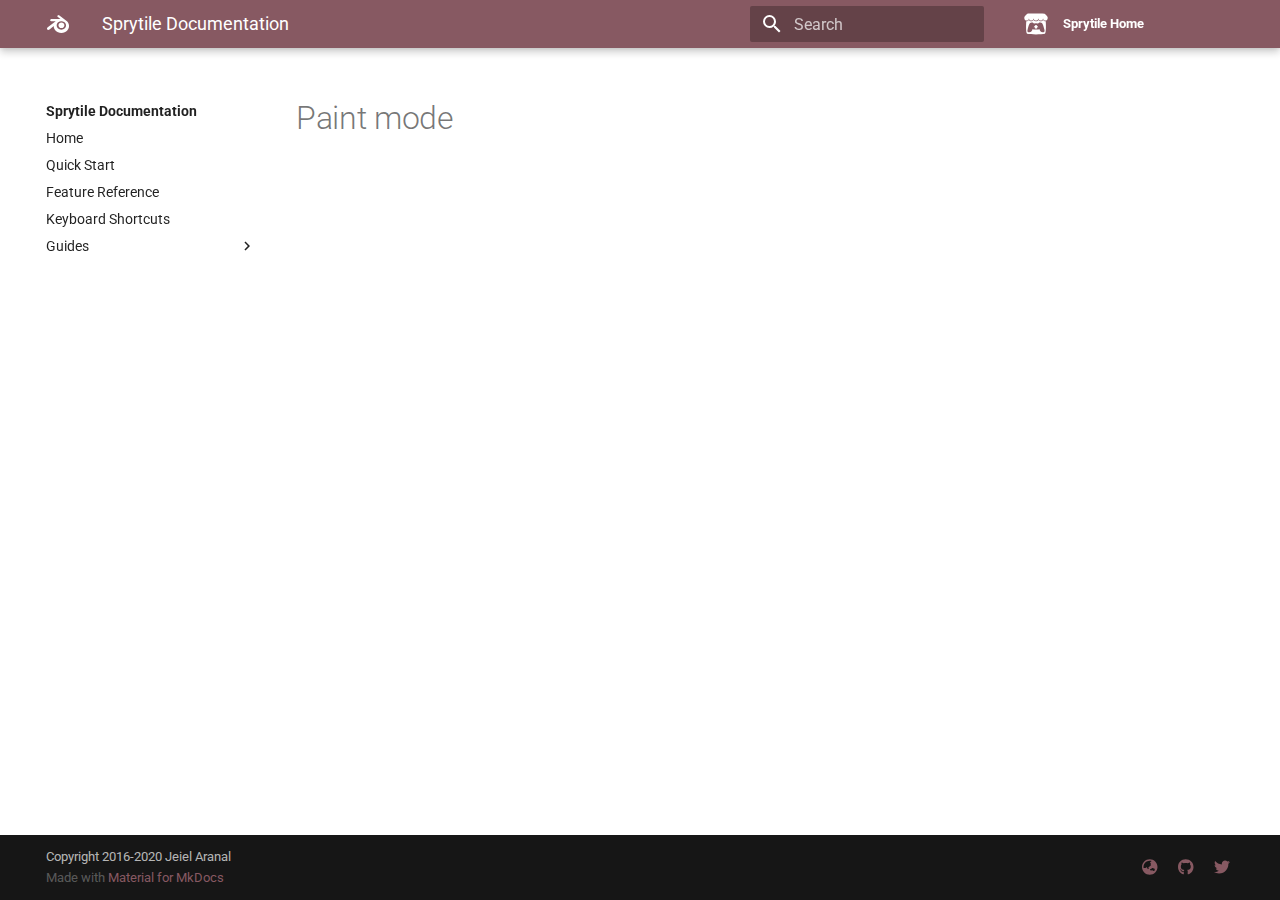
<file: paint-mode/index.html>
<!doctype html>
<html lang="en" class="no-js">
  <head>
    
      <meta charset="utf-8">
      <meta name="viewport" content="width=device-width,initial-scale=1">
      
        <meta name="description" content="A tile map editor for Blender">
      
      
        <link rel="canonical" href="http://docs.sprytile.xyz/paint-mode/">
      
      
        <meta name="author" content="Jeiel Aranal">
      
      <link rel="shortcut icon" href="../assets/images/favicon.png">
      <meta name="generator" content="mkdocs-1.1.2, mkdocs-material-5.5.12">
    
    
      
        <title>Paint mode - Sprytile Documentation</title>
      
    
    
      <link rel="stylesheet" href="../assets/stylesheets/main.4dd2dd8d.min.css">
      
      
    
    
    
      
        <link href="https://fonts.gstatic.com" rel="preconnect" crossorigin>
        <link rel="stylesheet" href="https://fonts.googleapis.com/css?family=Roboto:300,400,400i,700%7CRoboto+Mono&display=fallback">
        <style>body,input{font-family:"Roboto",-apple-system,BlinkMacSystemFont,Helvetica,Arial,sans-serif}code,kbd,pre{font-family:"Roboto Mono",SFMono-Regular,Consolas,Menlo,monospace}</style>
      
    
    
    
      <link rel="stylesheet" href="../stylesheets/extra.css">
    
    
      
    
    
  </head>
  
  
    <body dir="ltr">
  
    
    <input class="md-toggle" data-md-toggle="drawer" type="checkbox" id="__drawer" autocomplete="off">
    <input class="md-toggle" data-md-toggle="search" type="checkbox" id="__search" autocomplete="off">
    <label class="md-overlay" for="__drawer"></label>
    <div data-md-component="skip">
      
    </div>
    <div data-md-component="announce">
      
    </div>
    
      <header class="md-header" data-md-component="header">
  <nav class="md-header-nav md-grid" aria-label="Header">
    <a href="http://docs.sprytile.xyz" title="Sprytile Documentation" class="md-header-nav__button md-logo" aria-label="Sprytile Documentation">
      
  
  <svg xmlns="http://www.w3.org/2000/svg" viewBox="0 0 24 24"><path d="M12.58 3.12v.01c-.31 0-.62.09-.87.26-.5.35-.56.93-.11 1.3L14.46 7l-8.73.03h-.01C5 7.03 4.3 7.5 4.16 8.1c-.16.61.34 1.12 1.1 1.12l4.43-.01-7.93 6.09c-.76.57-.99 1.52-.52 2.12.48.61 1.49.61 2.26 0l4.3-3.53s-.07.48-.06.76c0 .29.1.85.23 1.28.29.93.78 1.78 1.46 2.53.7.77 1.57 1.39 2.57 1.83 1.03.47 2.17.71 3.34.71 1.16 0 2.31-.25 3.35-.72 1-.44 1.86-1.07 2.56-1.84.68-.75 1.17-1.61 1.46-2.53.14-.47.23-.94.29-1.41 0-.47 0-.94-.06-1.41-.13-.91-.44-1.77-.94-2.55-.44-.71-1-1.34-1.69-1.87l-6.89-5.29a1.42 1.42 0 00-.84-.26m2.76 6.09c1.16 0 2.25.38 3.12 1.08.44.36.79.78 1.04 1.25.27.46.44 1.01.5 1.57.04.56-.04 1.12-.23 1.66-.2.54-.52 1.04-.95 1.49-.89.9-2.13 1.42-3.48 1.42-1.34 0-2.59-.51-3.48-1.41-.43-.44-.75-.95-.95-1.49a3.89 3.89 0 01-.22-1.66c.05-.56.22-1.09.48-1.57.26-.47.62-.89 1.06-1.25.86-.71 1.96-1.09 3.11-1.09m.1 1.4c-.78 0-1.5.28-2.03.73-.54.46-.91 1.1-.94 1.84-.04.75.26 1.45.79 1.97.54.53 1.32.85 2.18.85.86 0 1.63-.32 2.18-.85.53-.52.83-1.22.79-1.97-.04-.74-.41-1.38-.94-1.84-.53-.45-1.25-.73-2.03-.73z"/></svg>

    </a>
    <label class="md-header-nav__button md-icon" for="__drawer">
      <svg xmlns="http://www.w3.org/2000/svg" viewBox="0 0 24 24"><path d="M3 6h18v2H3V6m0 5h18v2H3v-2m0 5h18v2H3v-2z"/></svg>
    </label>
    <div class="md-header-nav__title" data-md-component="header-title">
      
        <div class="md-header-nav__ellipsis">
          <span class="md-header-nav__topic md-ellipsis">
            Sprytile Documentation
          </span>
          <span class="md-header-nav__topic md-ellipsis">
            
              Paint mode
            
          </span>
        </div>
      
    </div>
    
      <label class="md-header-nav__button md-icon" for="__search">
        <svg xmlns="http://www.w3.org/2000/svg" viewBox="0 0 24 24"><path d="M9.5 3A6.5 6.5 0 0116 9.5c0 1.61-.59 3.09-1.56 4.23l.27.27h.79l5 5-1.5 1.5-5-5v-.79l-.27-.27A6.516 6.516 0 019.5 16 6.5 6.5 0 013 9.5 6.5 6.5 0 019.5 3m0 2C7 5 5 7 5 9.5S7 14 9.5 14 14 12 14 9.5 12 5 9.5 5z"/></svg>
      </label>
      
<div class="md-search" data-md-component="search" role="dialog">
  <label class="md-search__overlay" for="__search"></label>
  <div class="md-search__inner" role="search">
    <form class="md-search__form" name="search">
      <input type="text" class="md-search__input" name="query" aria-label="Search" placeholder="Search" autocapitalize="off" autocorrect="off" autocomplete="off" spellcheck="false" data-md-component="search-query" data-md-state="active">
      <label class="md-search__icon md-icon" for="__search">
        <svg xmlns="http://www.w3.org/2000/svg" viewBox="0 0 24 24"><path d="M9.5 3A6.5 6.5 0 0116 9.5c0 1.61-.59 3.09-1.56 4.23l.27.27h.79l5 5-1.5 1.5-5-5v-.79l-.27-.27A6.516 6.516 0 019.5 16 6.5 6.5 0 013 9.5 6.5 6.5 0 019.5 3m0 2C7 5 5 7 5 9.5S7 14 9.5 14 14 12 14 9.5 12 5 9.5 5z"/></svg>
        <svg xmlns="http://www.w3.org/2000/svg" viewBox="0 0 24 24"><path d="M20 11v2H8l5.5 5.5-1.42 1.42L4.16 12l7.92-7.92L13.5 5.5 8 11h12z"/></svg>
      </label>
      <button type="reset" class="md-search__icon md-icon" aria-label="Clear" data-md-component="search-reset" tabindex="-1">
        <svg xmlns="http://www.w3.org/2000/svg" viewBox="0 0 24 24"><path d="M19 6.41L17.59 5 12 10.59 6.41 5 5 6.41 10.59 12 5 17.59 6.41 19 12 13.41 17.59 19 19 17.59 13.41 12 19 6.41z"/></svg>
      </button>
    </form>
    <div class="md-search__output">
      <div class="md-search__scrollwrap" data-md-scrollfix>
        <div class="md-search-result" data-md-component="search-result">
          <div class="md-search-result__meta">
            Initializing search
          </div>
          <ol class="md-search-result__list"></ol>
        </div>
      </div>
    </div>
  </div>
</div>
    
    
      <div class="md-header-nav__source">
        
<a href="http://itch.sprytile.xyz" title="Go to repository" class="md-source">
  <div class="md-source__icon md-icon">
    
    <svg xmlns="http://www.w3.org/2000/svg" viewBox="0 0 512 512"><path d="M71.92 34.77C50.2 47.67 7.4 96.84 7 109.73v21.34c0 27.06 25.29 50.84 48.25 50.84 27.57 0 50.54-22.85 50.54-50 0 27.12 22.18 50 49.76 50s49-22.85 49-50c0 27.12 23.59 50 51.16 50h.5c27.57 0 51.16-22.85 51.16-50 0 27.12 21.47 50 49 50s49.76-22.85 49.76-50c0 27.12 23 50 50.54 50 23 0 48.25-23.78 48.25-50.84v-21.34c-.4-12.9-43.2-62.07-64.92-75C372.56 32.4 325.76 32 256 32S91.14 33.1 71.92 34.77zm132.32 134.39c-22 38.4-77.9 38.71-99.85.25-13.17 23.14-43.17 32.07-56 27.66-3.87 40.15-13.67 237.13 17.73 269.15 80 18.67 302.08 18.12 379.76 0 31.65-32.27 21.32-232 17.75-269.15-12.92 4.44-42.88-4.6-56-27.66-22 38.52-77.85 38.1-99.85-.24-7.1 12.49-23.05 28.94-51.76 28.94a57.54 57.54 0 01-51.75-28.94zm-41.58 53.77c16.47 0 31.09 0 49.22 19.78a436.91 436.91 0 0188.18 0C318.22 223 332.85 223 349.31 223c52.33 0 65.22 77.53 83.87 144.45 17.26 62.15-5.52 63.67-33.95 63.73-42.15-1.57-65.49-32.18-65.49-62.79-39.25 6.43-101.93 8.79-155.55 0 0 30.61-23.34 61.22-65.49 62.79-28.42-.06-51.2-1.58-33.94-63.73 18.67-67 31.56-144.45 83.88-144.45zM256 270.79s-44.38 40.77-52.35 55.21l29-1.17v25.32c0 1.55 21.34.16 23.33.16 11.65.54 23.31 1 23.31-.16v-25.28l29 1.17c-8-14.48-52.35-55.24-52.35-55.24z"/></svg>
  </div>
  <div class="md-source__repository">
    Sprytile Home
  </div>
</a>
      </div>
    
  </nav>
</header>
    
    <div class="md-container" data-md-component="container">
      
        
      
      
        
      
      <main class="md-main" data-md-component="main">
        <div class="md-main__inner md-grid">
          
            
              <div class="md-sidebar md-sidebar--primary" data-md-component="navigation">
                <div class="md-sidebar__scrollwrap">
                  <div class="md-sidebar__inner">
                    <nav class="md-nav md-nav--primary" aria-label="Navigation" data-md-level="0">
  <label class="md-nav__title" for="__drawer">
    <a href="http://docs.sprytile.xyz" title="Sprytile Documentation" class="md-nav__button md-logo" aria-label="Sprytile Documentation">
      
  
  <svg xmlns="http://www.w3.org/2000/svg" viewBox="0 0 24 24"><path d="M12.58 3.12v.01c-.31 0-.62.09-.87.26-.5.35-.56.93-.11 1.3L14.46 7l-8.73.03h-.01C5 7.03 4.3 7.5 4.16 8.1c-.16.61.34 1.12 1.1 1.12l4.43-.01-7.93 6.09c-.76.57-.99 1.52-.52 2.12.48.61 1.49.61 2.26 0l4.3-3.53s-.07.48-.06.76c0 .29.1.85.23 1.28.29.93.78 1.78 1.46 2.53.7.77 1.57 1.39 2.57 1.83 1.03.47 2.17.71 3.34.71 1.16 0 2.31-.25 3.35-.72 1-.44 1.86-1.07 2.56-1.84.68-.75 1.17-1.61 1.46-2.53.14-.47.23-.94.29-1.41 0-.47 0-.94-.06-1.41-.13-.91-.44-1.77-.94-2.55-.44-.71-1-1.34-1.69-1.87l-6.89-5.29a1.42 1.42 0 00-.84-.26m2.76 6.09c1.16 0 2.25.38 3.12 1.08.44.36.79.78 1.04 1.25.27.46.44 1.01.5 1.57.04.56-.04 1.12-.23 1.66-.2.54-.52 1.04-.95 1.49-.89.9-2.13 1.42-3.48 1.42-1.34 0-2.59-.51-3.48-1.41-.43-.44-.75-.95-.95-1.49a3.89 3.89 0 01-.22-1.66c.05-.56.22-1.09.48-1.57.26-.47.62-.89 1.06-1.25.86-.71 1.96-1.09 3.11-1.09m.1 1.4c-.78 0-1.5.28-2.03.73-.54.46-.91 1.1-.94 1.84-.04.75.26 1.45.79 1.97.54.53 1.32.85 2.18.85.86 0 1.63-.32 2.18-.85.53-.52.83-1.22.79-1.97-.04-.74-.41-1.38-.94-1.84-.53-.45-1.25-.73-2.03-.73z"/></svg>

    </a>
    Sprytile Documentation
  </label>
  
    <div class="md-nav__source">
      
<a href="http://itch.sprytile.xyz" title="Go to repository" class="md-source">
  <div class="md-source__icon md-icon">
    
    <svg xmlns="http://www.w3.org/2000/svg" viewBox="0 0 512 512"><path d="M71.92 34.77C50.2 47.67 7.4 96.84 7 109.73v21.34c0 27.06 25.29 50.84 48.25 50.84 27.57 0 50.54-22.85 50.54-50 0 27.12 22.18 50 49.76 50s49-22.85 49-50c0 27.12 23.59 50 51.16 50h.5c27.57 0 51.16-22.85 51.16-50 0 27.12 21.47 50 49 50s49.76-22.85 49.76-50c0 27.12 23 50 50.54 50 23 0 48.25-23.78 48.25-50.84v-21.34c-.4-12.9-43.2-62.07-64.92-75C372.56 32.4 325.76 32 256 32S91.14 33.1 71.92 34.77zm132.32 134.39c-22 38.4-77.9 38.71-99.85.25-13.17 23.14-43.17 32.07-56 27.66-3.87 40.15-13.67 237.13 17.73 269.15 80 18.67 302.08 18.12 379.76 0 31.65-32.27 21.32-232 17.75-269.15-12.92 4.44-42.88-4.6-56-27.66-22 38.52-77.85 38.1-99.85-.24-7.1 12.49-23.05 28.94-51.76 28.94a57.54 57.54 0 01-51.75-28.94zm-41.58 53.77c16.47 0 31.09 0 49.22 19.78a436.91 436.91 0 0188.18 0C318.22 223 332.85 223 349.31 223c52.33 0 65.22 77.53 83.87 144.45 17.26 62.15-5.52 63.67-33.95 63.73-42.15-1.57-65.49-32.18-65.49-62.79-39.25 6.43-101.93 8.79-155.55 0 0 30.61-23.34 61.22-65.49 62.79-28.42-.06-51.2-1.58-33.94-63.73 18.67-67 31.56-144.45 83.88-144.45zM256 270.79s-44.38 40.77-52.35 55.21l29-1.17v25.32c0 1.55 21.34.16 23.33.16 11.65.54 23.31 1 23.31-.16v-25.28l29 1.17c-8-14.48-52.35-55.24-52.35-55.24z"/></svg>
  </div>
  <div class="md-source__repository">
    Sprytile Home
  </div>
</a>
    </div>
  
  <ul class="md-nav__list" data-md-scrollfix>
    
      
      
      


  <li class="md-nav__item">
    <a href=".." title="Home" class="md-nav__link">
      Home
    </a>
  </li>

    
      
      
      


  <li class="md-nav__item">
    <a href="../quick-start/" title="Quick Start" class="md-nav__link">
      Quick Start
    </a>
  </li>

    
      
      
      


  <li class="md-nav__item">
    <a href="../feature-reference/" title="Feature Reference" class="md-nav__link">
      Feature Reference
    </a>
  </li>

    
      
      
      


  <li class="md-nav__item">
    <a href="../shortcuts/" title="Keyboard Shortcuts" class="md-nav__link">
      Keyboard Shortcuts
    </a>
  </li>

    
      
      
      


  <li class="md-nav__item md-nav__item--nested">
    
      <input class="md-nav__toggle md-toggle" data-md-toggle="nav-5" type="checkbox" id="nav-5">
    
    <label class="md-nav__link" for="nav-5">
      Guides
      <span class="md-nav__icon md-icon"></span>
    </label>
    <nav class="md-nav" aria-label="Guides" data-md-level="1">
      <label class="md-nav__title" for="nav-5">
        <span class="md-nav__icon md-icon"></span>
        Guides
      </label>
      <ul class="md-nav__list" data-md-scrollfix>
        
        
          
          
          


  <li class="md-nav__item">
    <a href="../creating-tilesets/" title="Creating Tilesets" class="md-nav__link">
      Creating Tilesets
    </a>
  </li>

        
          
          
          


  <li class="md-nav__item">
    <a href="../using-tilesets/" title="Using Tilesets" class="md-nav__link">
      Using Tilesets
    </a>
  </li>

        
          
          
          


  <li class="md-nav__item">
    <a href="../sketchfab/" title="Sketchfab Export" class="md-nav__link">
      Sketchfab Export
    </a>
  </li>

        
          
          
          


  <li class="md-nav__item">
    <a href="../unity-settings/" title="Unity Settings" class="md-nav__link">
      Unity Settings
    </a>
  </li>

        
      </ul>
    </nav>
  </li>

    
  </ul>
</nav>
                  </div>
                </div>
              </div>
            
            
          
          <div class="md-content">
            <article class="md-content__inner md-typeset">
              
                
                
                  
                
                
                  <h1>Paint mode</h1>
                
                
                
              
              
                


              
            </article>
          </div>
        </div>
      </main>
      
        
<footer class="md-footer">
  
  <div class="md-footer-meta md-typeset">
    <div class="md-footer-meta__inner md-grid">
      <div class="md-footer-copyright">
        
          <div class="md-footer-copyright__highlight">
            Copyright 2016-2020 Jeiel Aranal
          </div>
        
        Made with
        <a href="https://squidfunk.github.io/mkdocs-material/" target="_blank" rel="noopener">
          Material for MkDocs
        </a>
      </div>
      
  <div class="md-footer-social">
    
      
      
        
        
      
      <a href="https://chemikhazi.itch.io/sprytile" target="_blank" rel="noopener" title="chemikhazi.itch.io" class="md-footer-social__link">
        <svg xmlns="http://www.w3.org/2000/svg" viewBox="0 0 496 512"><path d="M248 8C111.03 8 0 119.03 0 256s111.03 248 248 248 248-111.03 248-248S384.97 8 248 8zm-11.34 240.23c-2.89 4.82-8.1 7.77-13.72 7.77h-.31c-4.24 0-8.31 1.69-11.31 4.69l-5.66 5.66c-3.12 3.12-3.12 8.19 0 11.31l5.66 5.66c3 3 4.69 7.07 4.69 11.31V304c0 8.84-7.16 16-16 16h-6.11c-6.06 0-11.6-3.42-14.31-8.85l-22.62-45.23c-2.44-4.88-8.95-5.94-12.81-2.08l-19.47 19.46c-3 3-7.07 4.69-11.31 4.69H50.81C49.12 277.55 48 266.92 48 256c0-110.28 89.72-200 200-200 21.51 0 42.2 3.51 61.63 9.82l-50.16 38.53c-5.11 3.41-4.63 11.06.86 13.81l10.83 5.41c5.42 2.71 8.84 8.25 8.84 14.31V216c0 4.42-3.58 8-8 8h-3.06c-3.03 0-5.8-1.71-7.15-4.42-1.56-3.12-5.96-3.29-7.76-.3l-17.37 28.95zM408 358.43c0 4.24-1.69 8.31-4.69 11.31l-9.57 9.57c-3 3-7.07 4.69-11.31 4.69h-15.16c-4.24 0-8.31-1.69-11.31-4.69l-13.01-13.01a26.767 26.767 0 00-25.42-7.04l-21.27 5.32c-1.27.32-2.57.48-3.88.48h-10.34c-4.24 0-8.31-1.69-11.31-4.69l-11.91-11.91a8.008 8.008 0 01-2.34-5.66v-10.2c0-3.27 1.99-6.21 5.03-7.43l39.34-15.74c1.98-.79 3.86-1.82 5.59-3.05l23.71-16.89a7.978 7.978 0 014.64-1.48h12.09c3.23 0 6.15 1.94 7.39 4.93l5.35 12.85a4 4 0 003.69 2.46h3.8c1.78 0 3.35-1.18 3.84-2.88l4.2-14.47c.5-1.71 2.06-2.88 3.84-2.88h6.06c2.21 0 4 1.79 4 4v12.93c0 2.12.84 4.16 2.34 5.66l11.91 11.91c3 3 4.69 7.07 4.69 11.31v24.6z"/></svg>
      </a>
    
      
      
        
        
      
      <a href="https://github.com/chemikhazi" target="_blank" rel="noopener" title="github.com" class="md-footer-social__link">
        <svg xmlns="http://www.w3.org/2000/svg" viewBox="0 0 496 512"><path d="M165.9 397.4c0 2-2.3 3.6-5.2 3.6-3.3.3-5.6-1.3-5.6-3.6 0-2 2.3-3.6 5.2-3.6 3-.3 5.6 1.3 5.6 3.6zm-31.1-4.5c-.7 2 1.3 4.3 4.3 4.9 2.6 1 5.6 0 6.2-2s-1.3-4.3-4.3-5.2c-2.6-.7-5.5.3-6.2 2.3zm44.2-1.7c-2.9.7-4.9 2.6-4.6 4.9.3 2 2.9 3.3 5.9 2.6 2.9-.7 4.9-2.6 4.6-4.6-.3-1.9-3-3.2-5.9-2.9zM244.8 8C106.1 8 0 113.3 0 252c0 110.9 69.8 205.8 169.5 239.2 12.8 2.3 17.3-5.6 17.3-12.1 0-6.2-.3-40.4-.3-61.4 0 0-70 15-84.7-29.8 0 0-11.4-29.1-27.8-36.6 0 0-22.9-15.7 1.6-15.4 0 0 24.9 2 38.6 25.8 21.9 38.6 58.6 27.5 72.9 20.9 2.3-16 8.8-27.1 16-33.7-55.9-6.2-112.3-14.3-112.3-110.5 0-27.5 7.6-41.3 23.6-58.9-2.6-6.5-11.1-33.3 2.6-67.9 20.9-6.5 69 27 69 27 20-5.6 41.5-8.5 62.8-8.5s42.8 2.9 62.8 8.5c0 0 48.1-33.6 69-27 13.7 34.7 5.2 61.4 2.6 67.9 16 17.7 25.8 31.5 25.8 58.9 0 96.5-58.9 104.2-114.8 110.5 9.2 7.9 17 22.9 17 46.4 0 33.7-.3 75.4-.3 83.6 0 6.5 4.6 14.4 17.3 12.1C428.2 457.8 496 362.9 496 252 496 113.3 383.5 8 244.8 8zM97.2 352.9c-1.3 1-1 3.3.7 5.2 1.6 1.6 3.9 2.3 5.2 1 1.3-1 1-3.3-.7-5.2-1.6-1.6-3.9-2.3-5.2-1zm-10.8-8.1c-.7 1.3.3 2.9 2.3 3.9 1.6 1 3.6.7 4.3-.7.7-1.3-.3-2.9-2.3-3.9-2-.6-3.6-.3-4.3.7zm32.4 35.6c-1.6 1.3-1 4.3 1.3 6.2 2.3 2.3 5.2 2.6 6.5 1 1.3-1.3.7-4.3-1.3-6.2-2.2-2.3-5.2-2.6-6.5-1zm-11.4-14.7c-1.6 1-1.6 3.6 0 5.9 1.6 2.3 4.3 3.3 5.6 2.3 1.6-1.3 1.6-3.9 0-6.2-1.4-2.3-4-3.3-5.6-2z"/></svg>
      </a>
    
      
      
        
        
      
      <a href="https://twitter.com/jeielvtx" target="_blank" rel="noopener" title="twitter.com" class="md-footer-social__link">
        <svg xmlns="http://www.w3.org/2000/svg" viewBox="0 0 512 512"><path d="M459.37 151.716c.325 4.548.325 9.097.325 13.645 0 138.72-105.583 298.558-298.558 298.558-59.452 0-114.68-17.219-161.137-47.106 8.447.974 16.568 1.299 25.34 1.299 49.055 0 94.213-16.568 130.274-44.832-46.132-.975-84.792-31.188-98.112-72.772 6.498.974 12.995 1.624 19.818 1.624 9.421 0 18.843-1.3 27.614-3.573-48.081-9.747-84.143-51.98-84.143-102.985v-1.299c13.969 7.797 30.214 12.67 47.431 13.319-28.264-18.843-46.781-51.005-46.781-87.391 0-19.492 5.197-37.36 14.294-52.954 51.655 63.675 129.3 105.258 216.365 109.807-1.624-7.797-2.599-15.918-2.599-24.04 0-57.828 46.782-104.934 104.934-104.934 30.213 0 57.502 12.67 76.67 33.137 23.715-4.548 46.456-13.32 66.599-25.34-7.798 24.366-24.366 44.833-46.132 57.827 21.117-2.273 41.584-8.122 60.426-16.243-14.292 20.791-32.161 39.308-52.628 54.253z"/></svg>
      </a>
    
  </div>

    </div>
  </div>
</footer>
      
    </div>
    
      <script src="../assets/javascripts/vendor.3636a4ec.min.js"></script>
      <script src="../assets/javascripts/bundle.e9fe3281.min.js"></script><script id="__lang" type="application/json">{"clipboard.copy": "Copy to clipboard", "clipboard.copied": "Copied to clipboard", "search.config.lang": "en", "search.config.pipeline": "trimmer, stopWordFilter", "search.config.separator": "[\\s\\-]+", "search.result.placeholder": "Type to start searching", "search.result.none": "No matching documents", "search.result.one": "1 matching document", "search.result.other": "# matching documents"}</script>
      
      <script>
        app = initialize({
          base: "..",
          features: [],
          search: Object.assign({
            worker: "../assets/javascripts/worker/search.5eca75d3.min.js"
          }, typeof search !== "undefined" && search)
        })
      </script>
      
    
  </body>
</html>
</file>
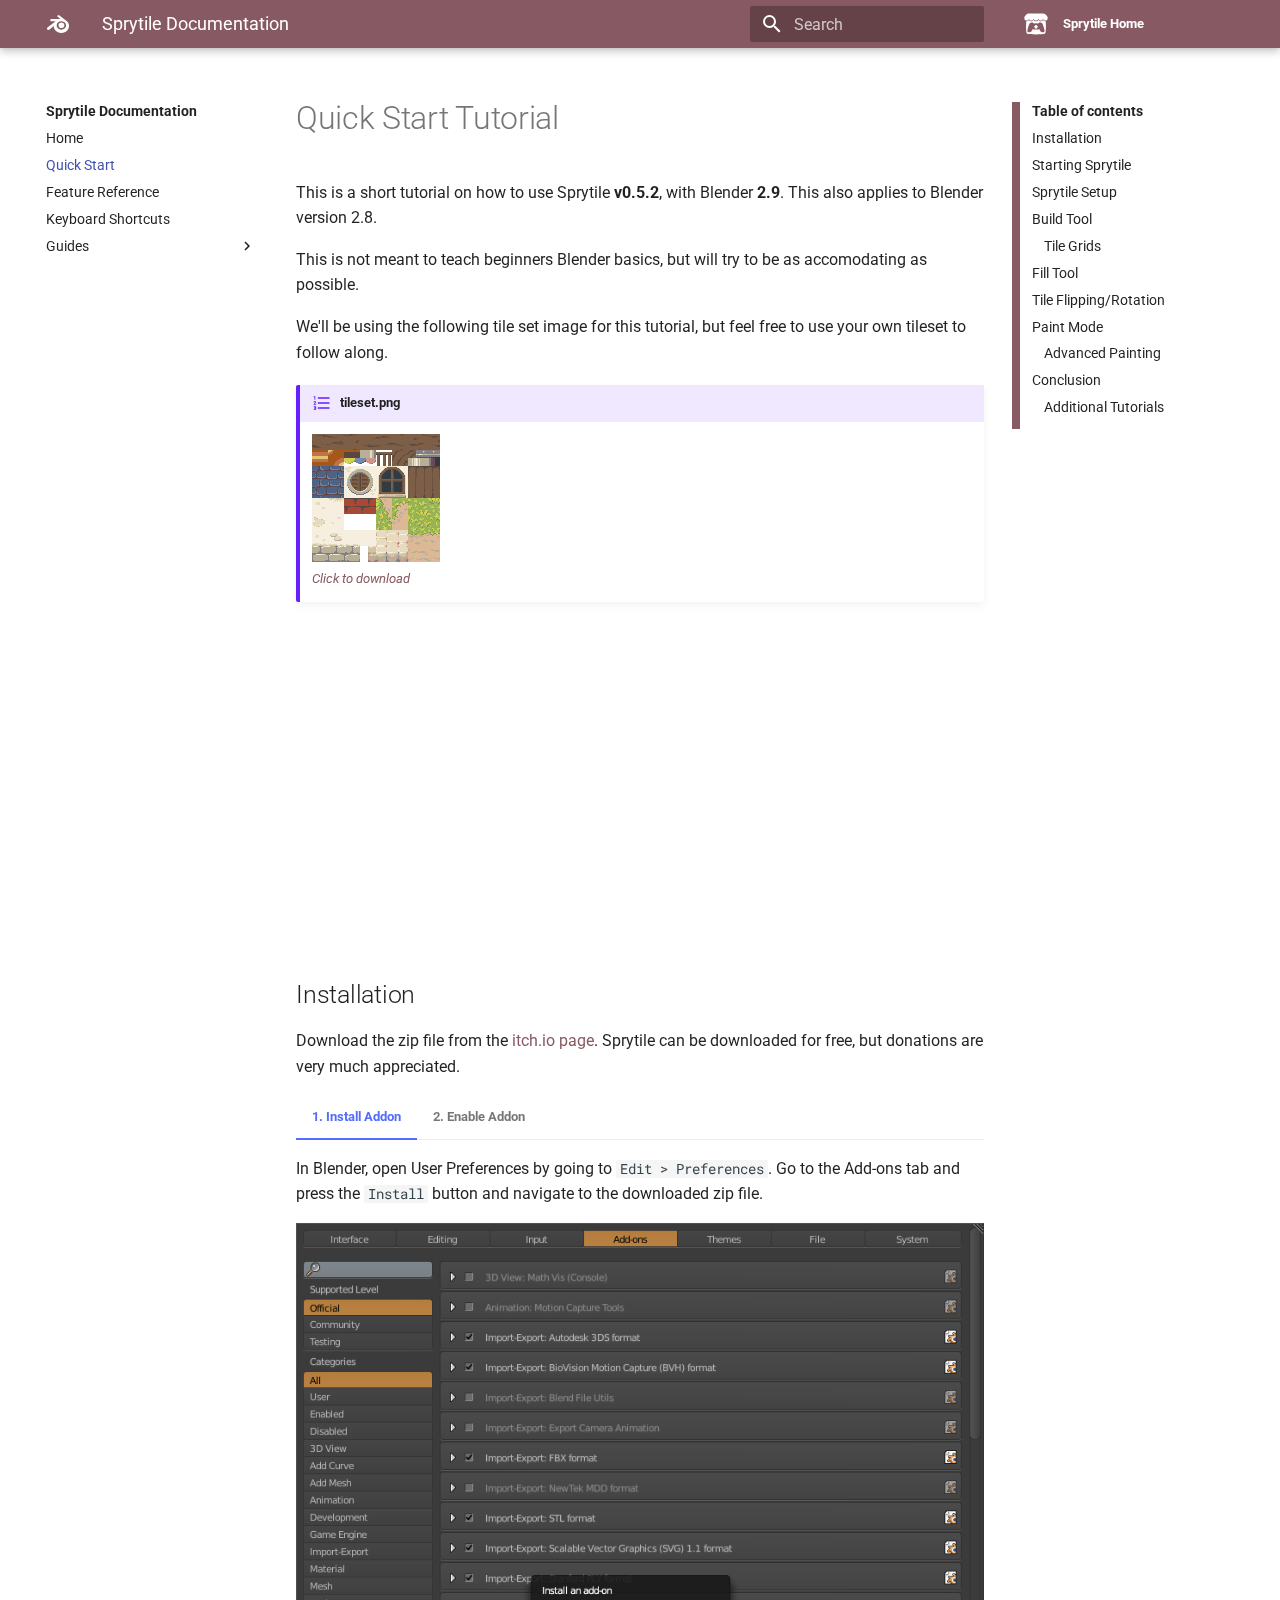
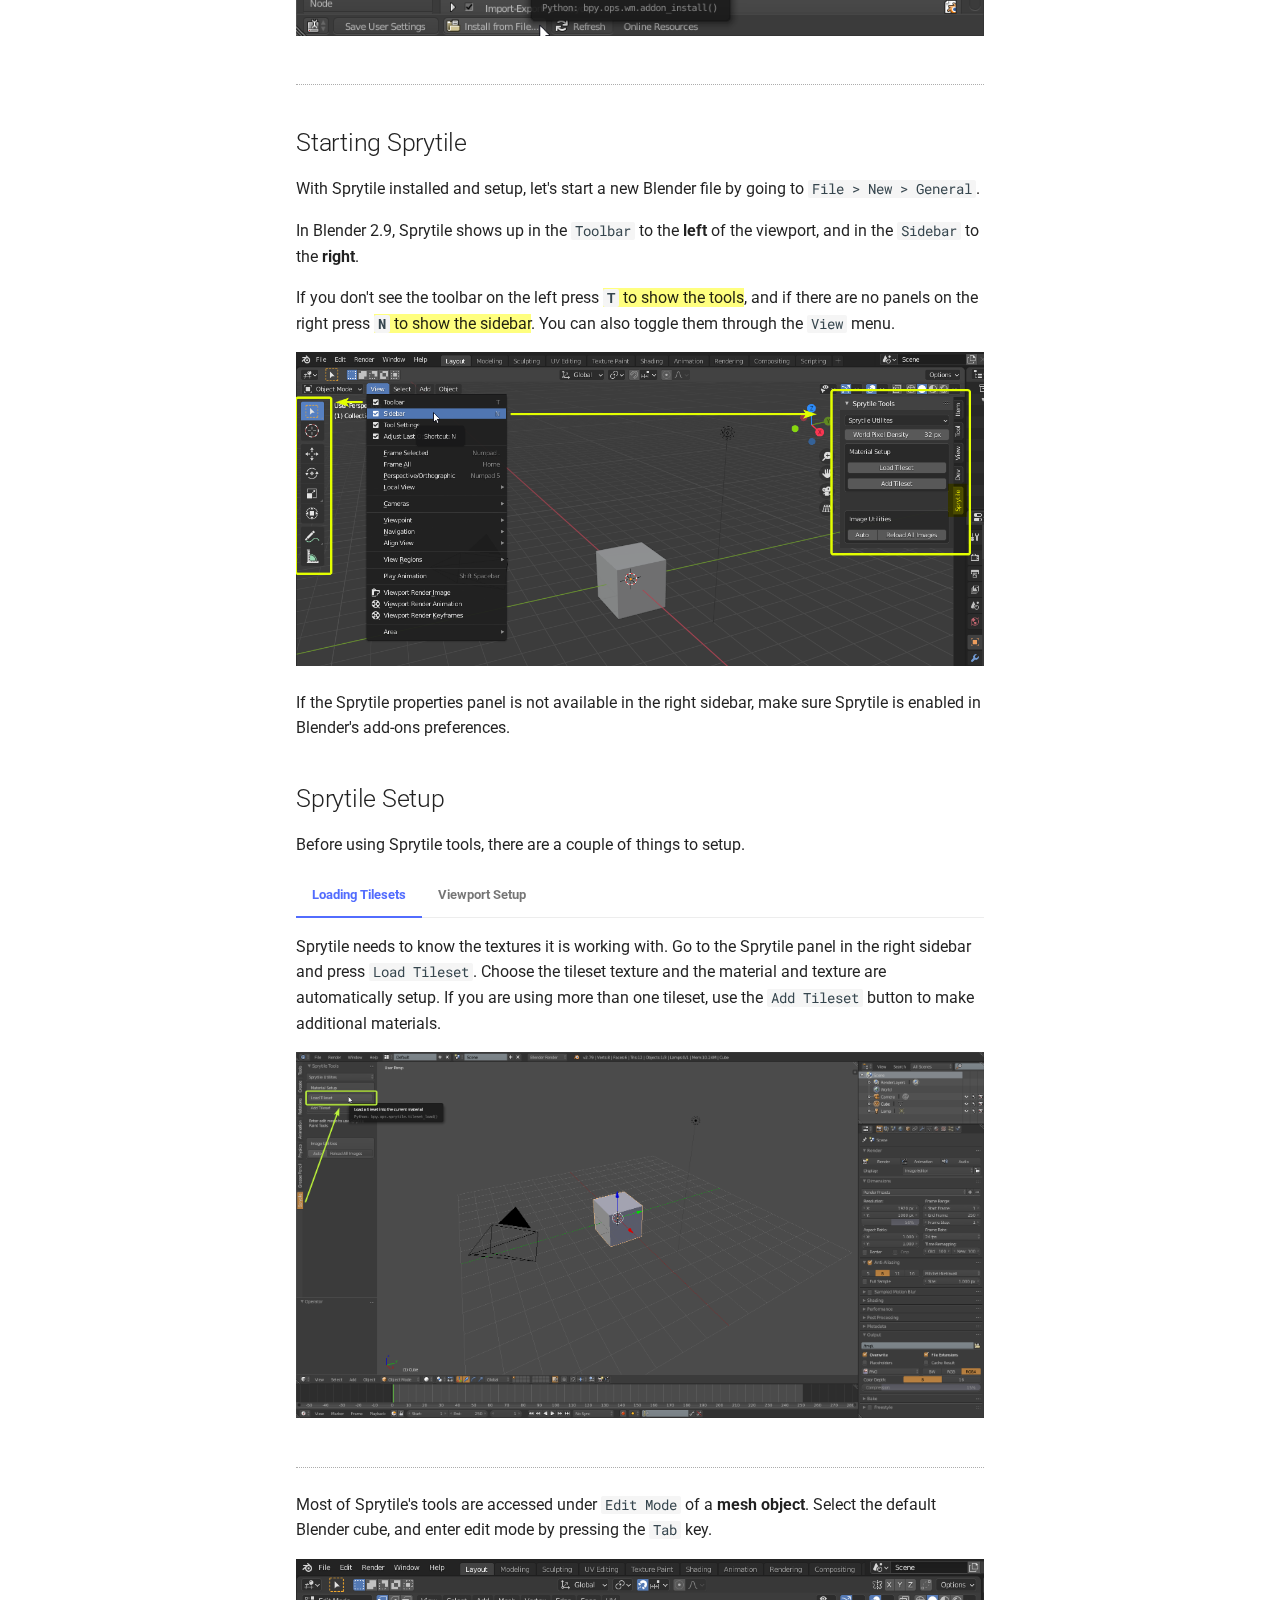
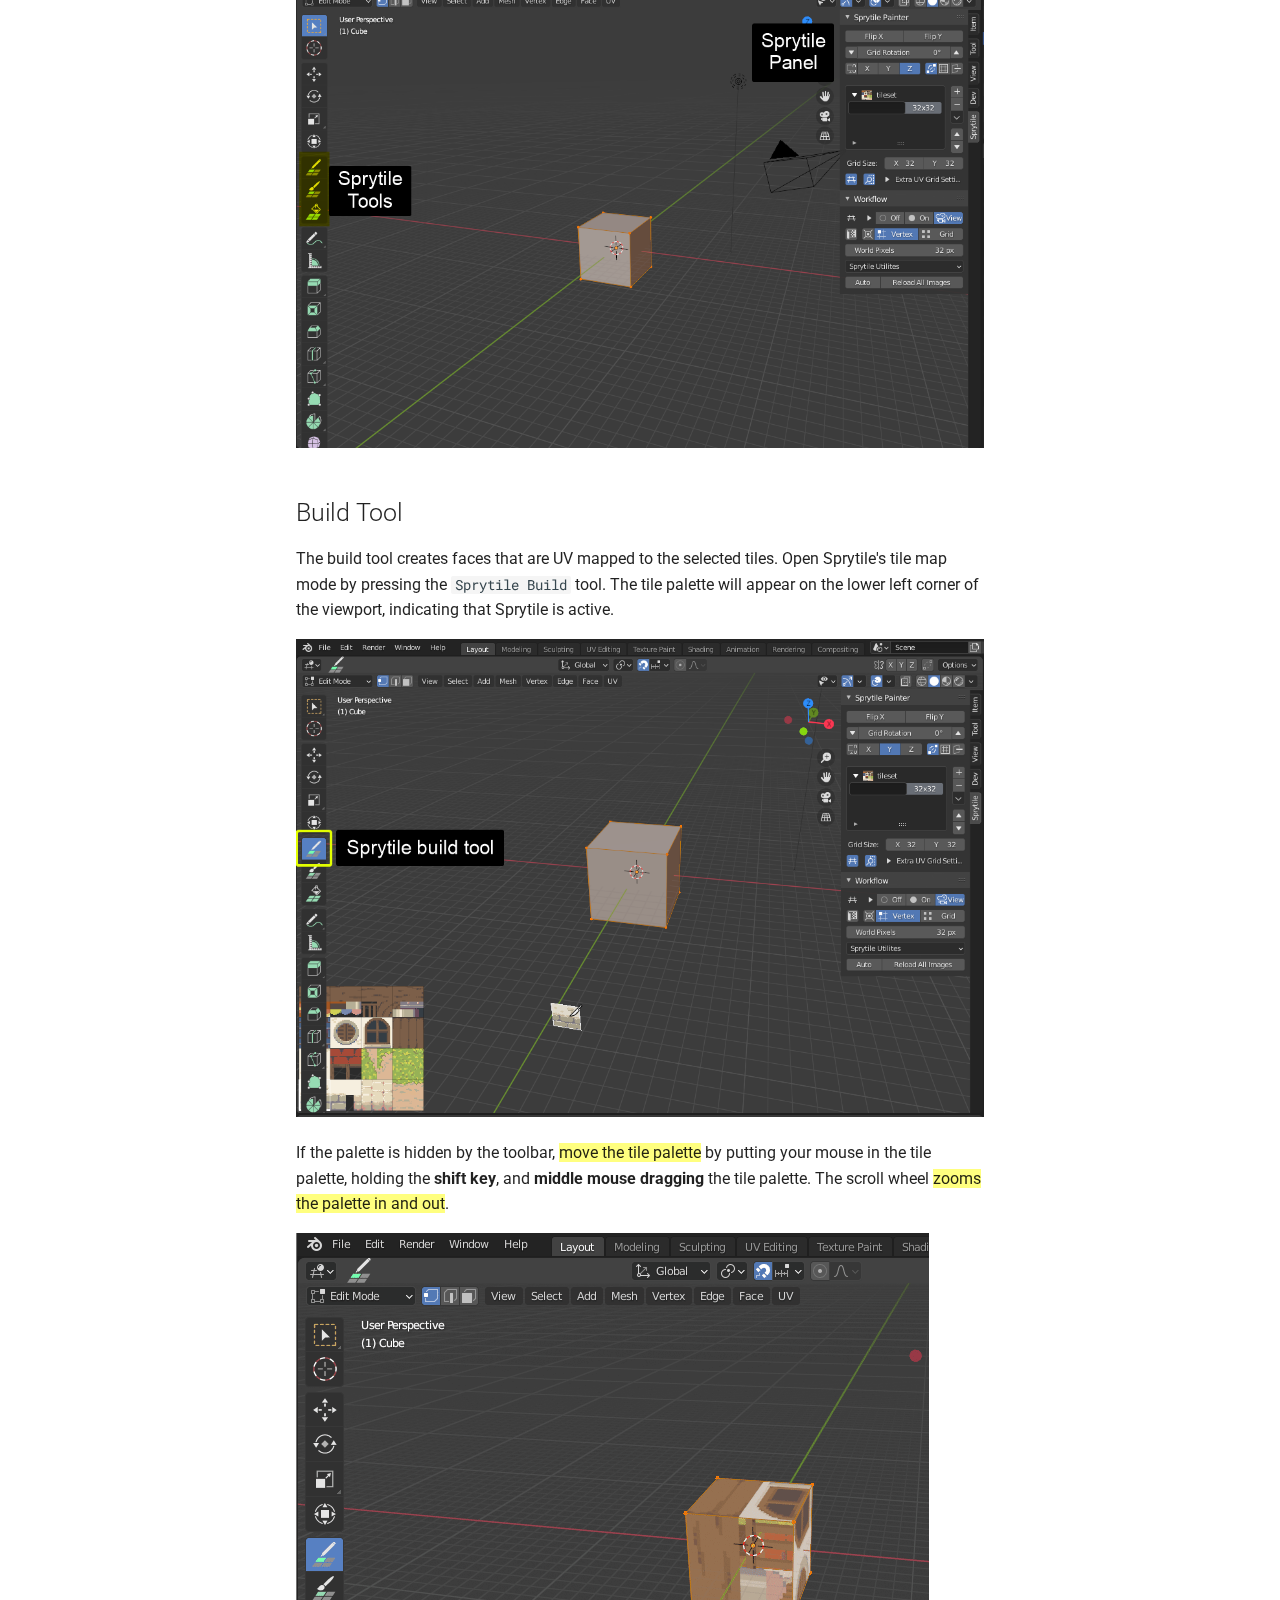
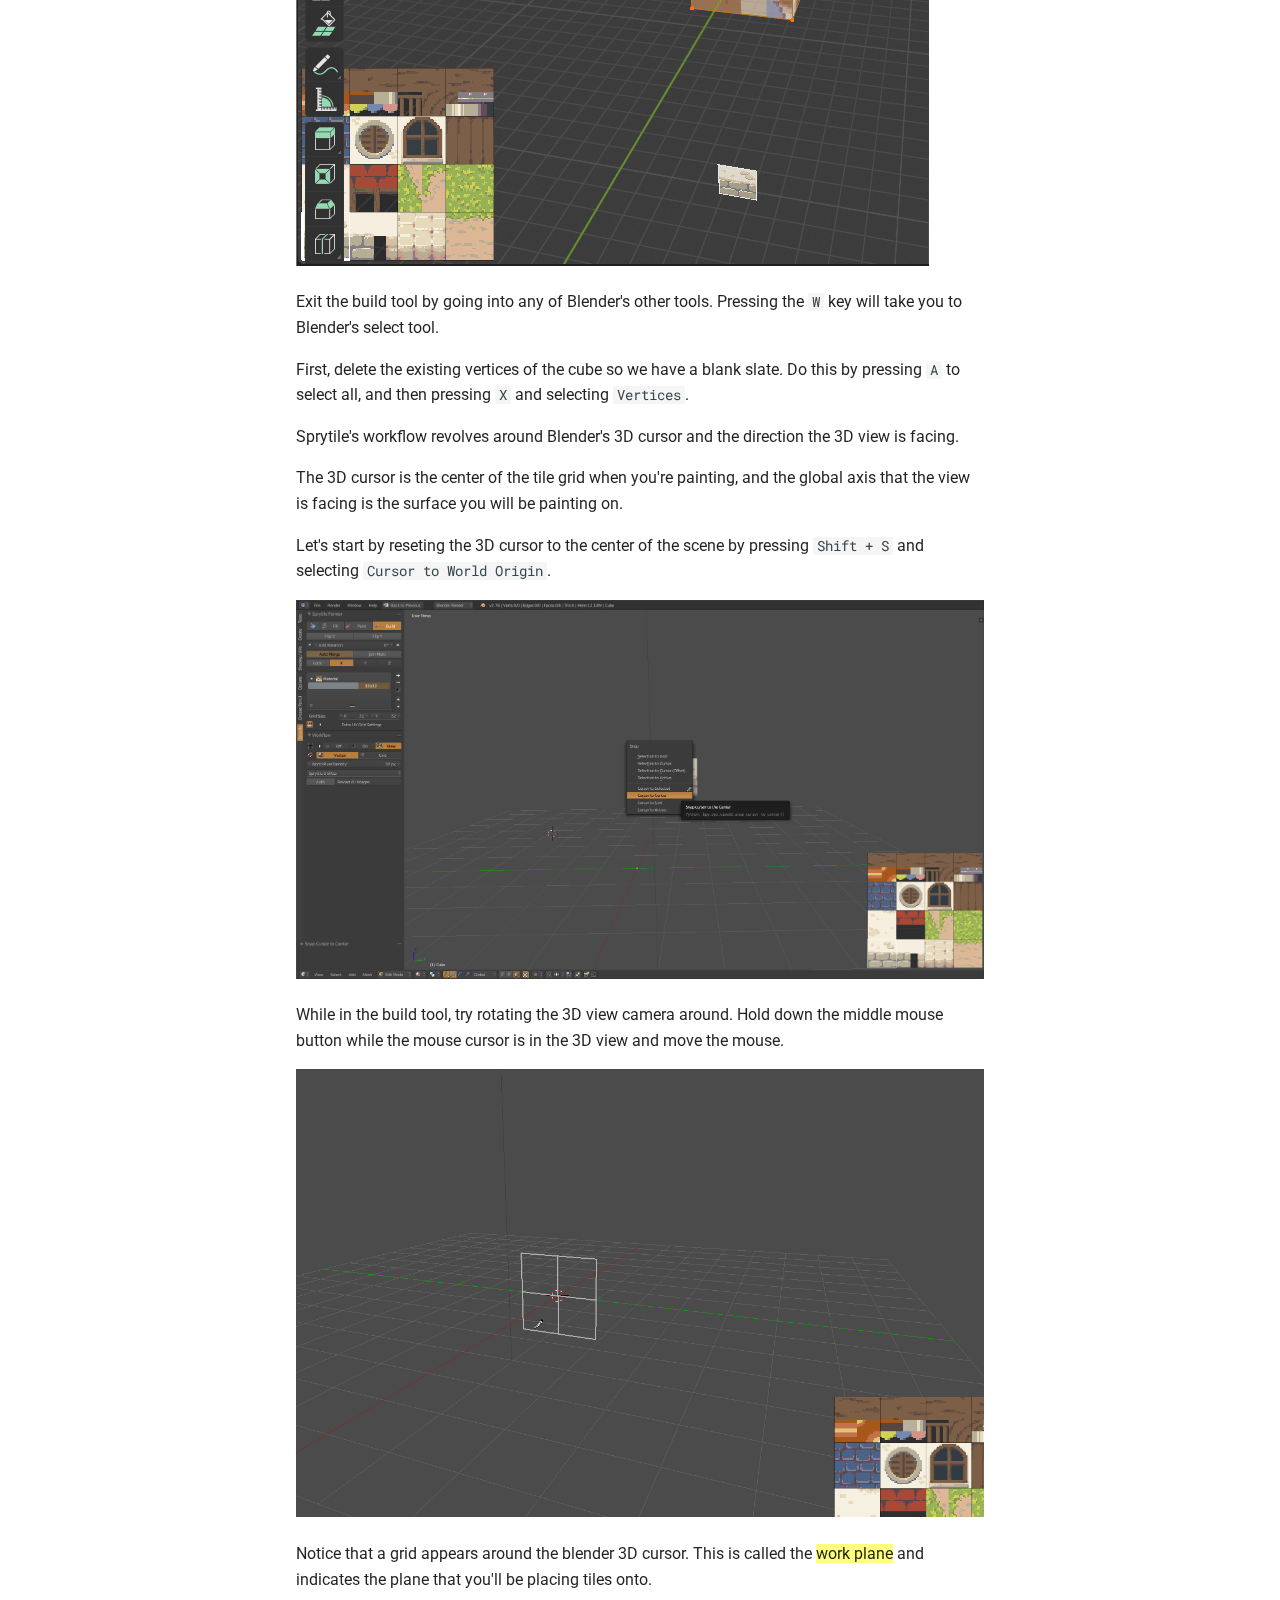
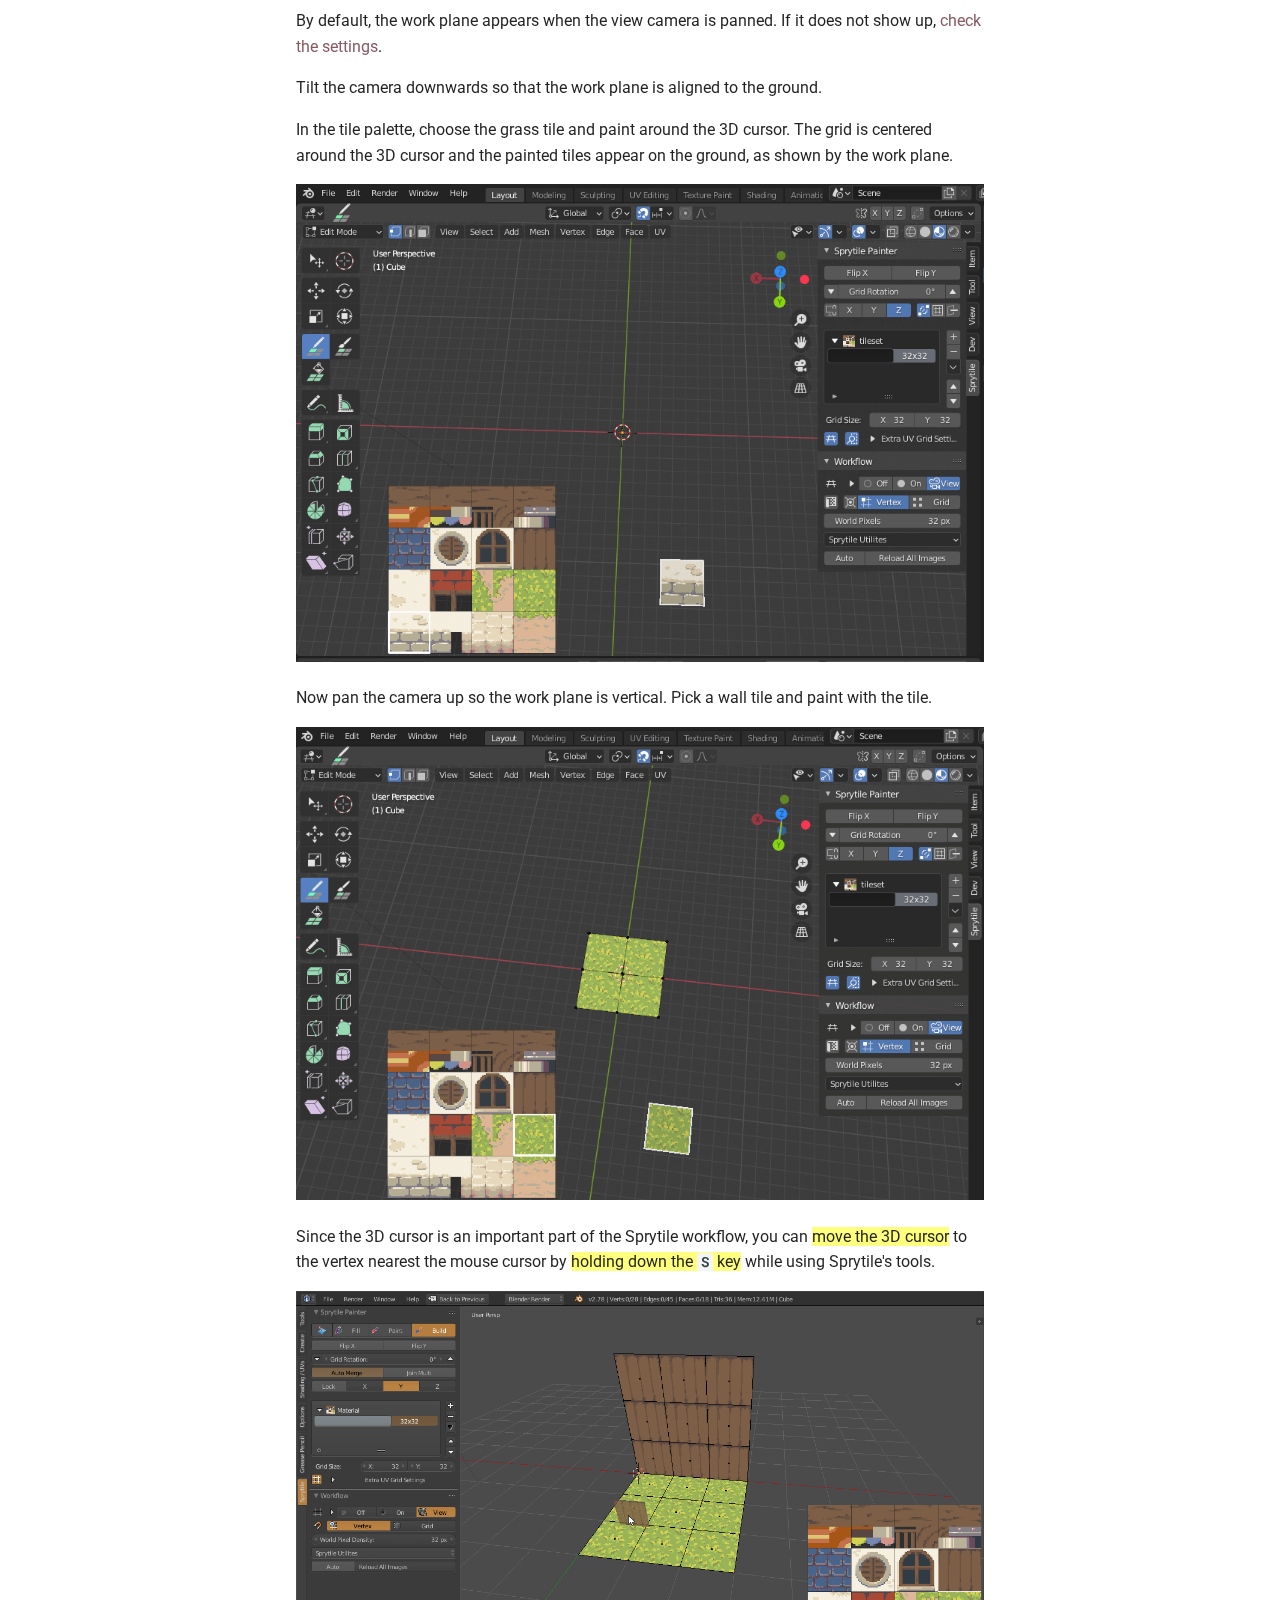
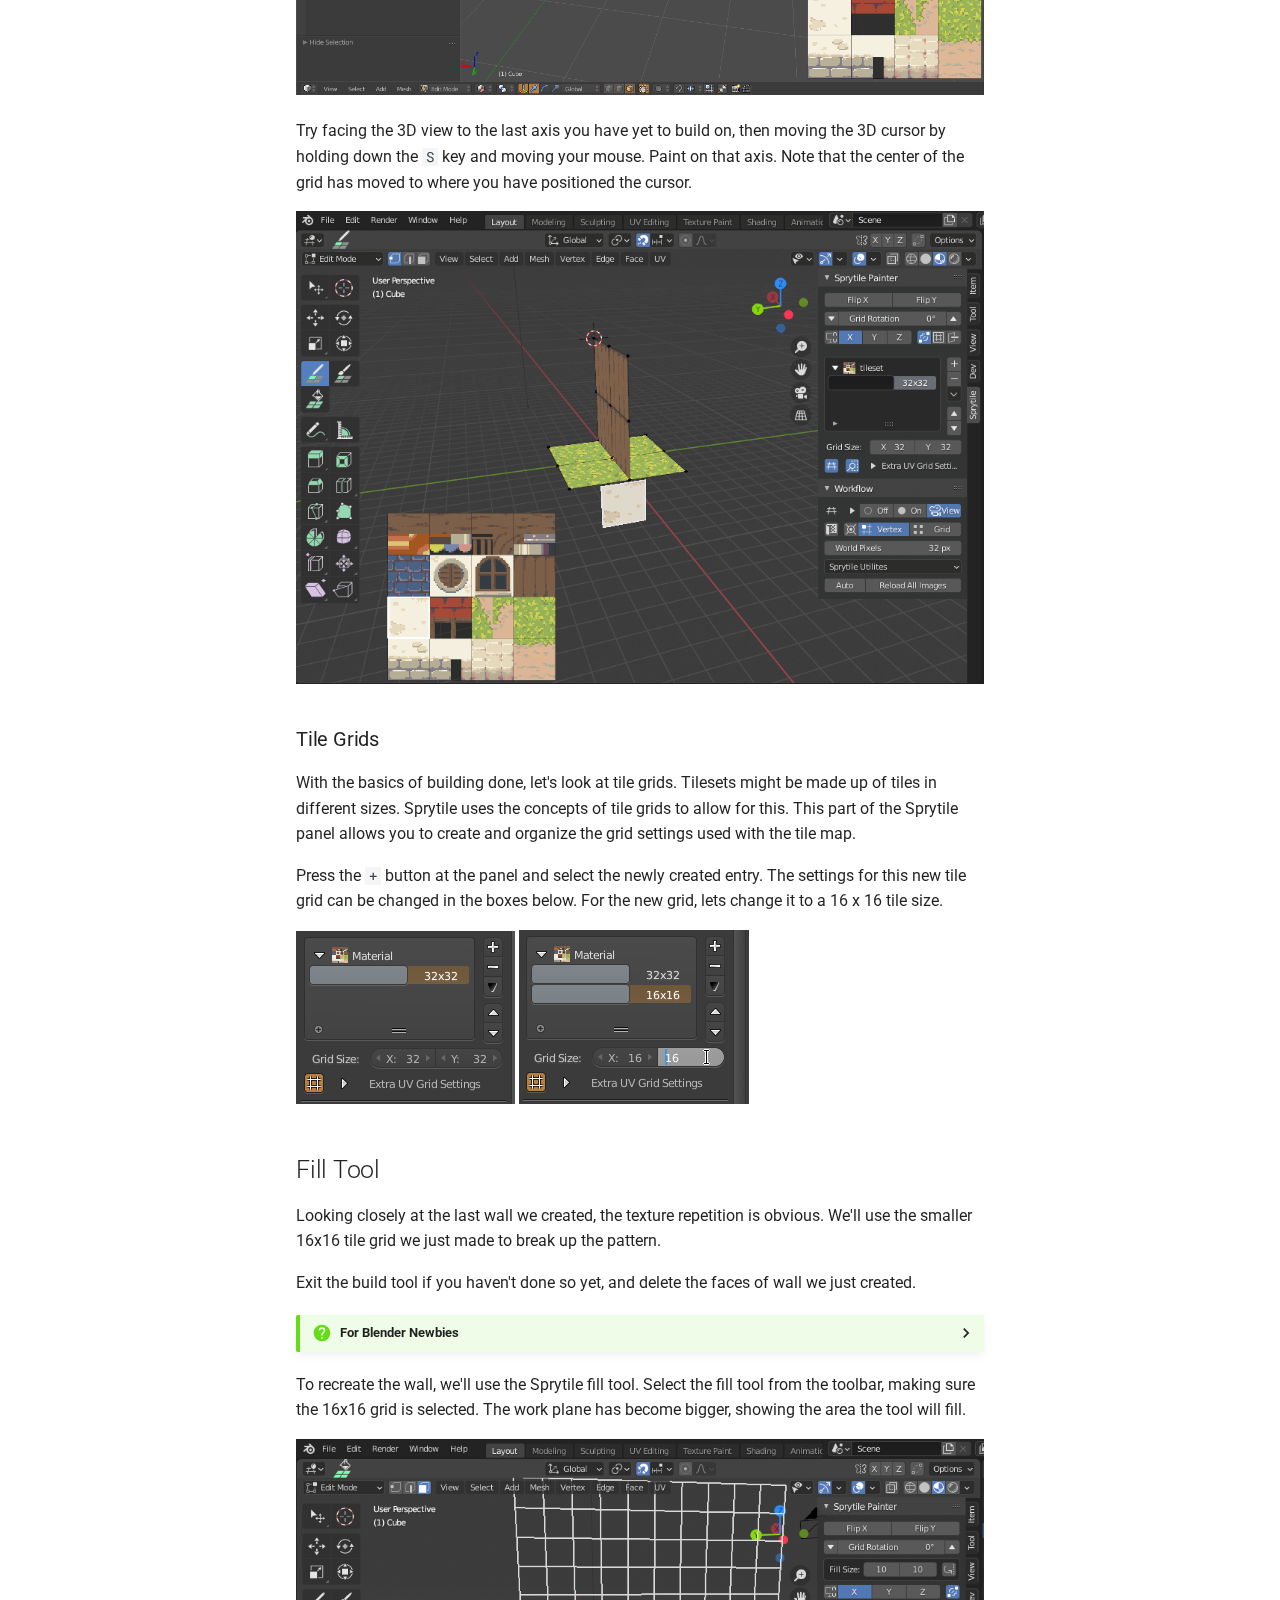
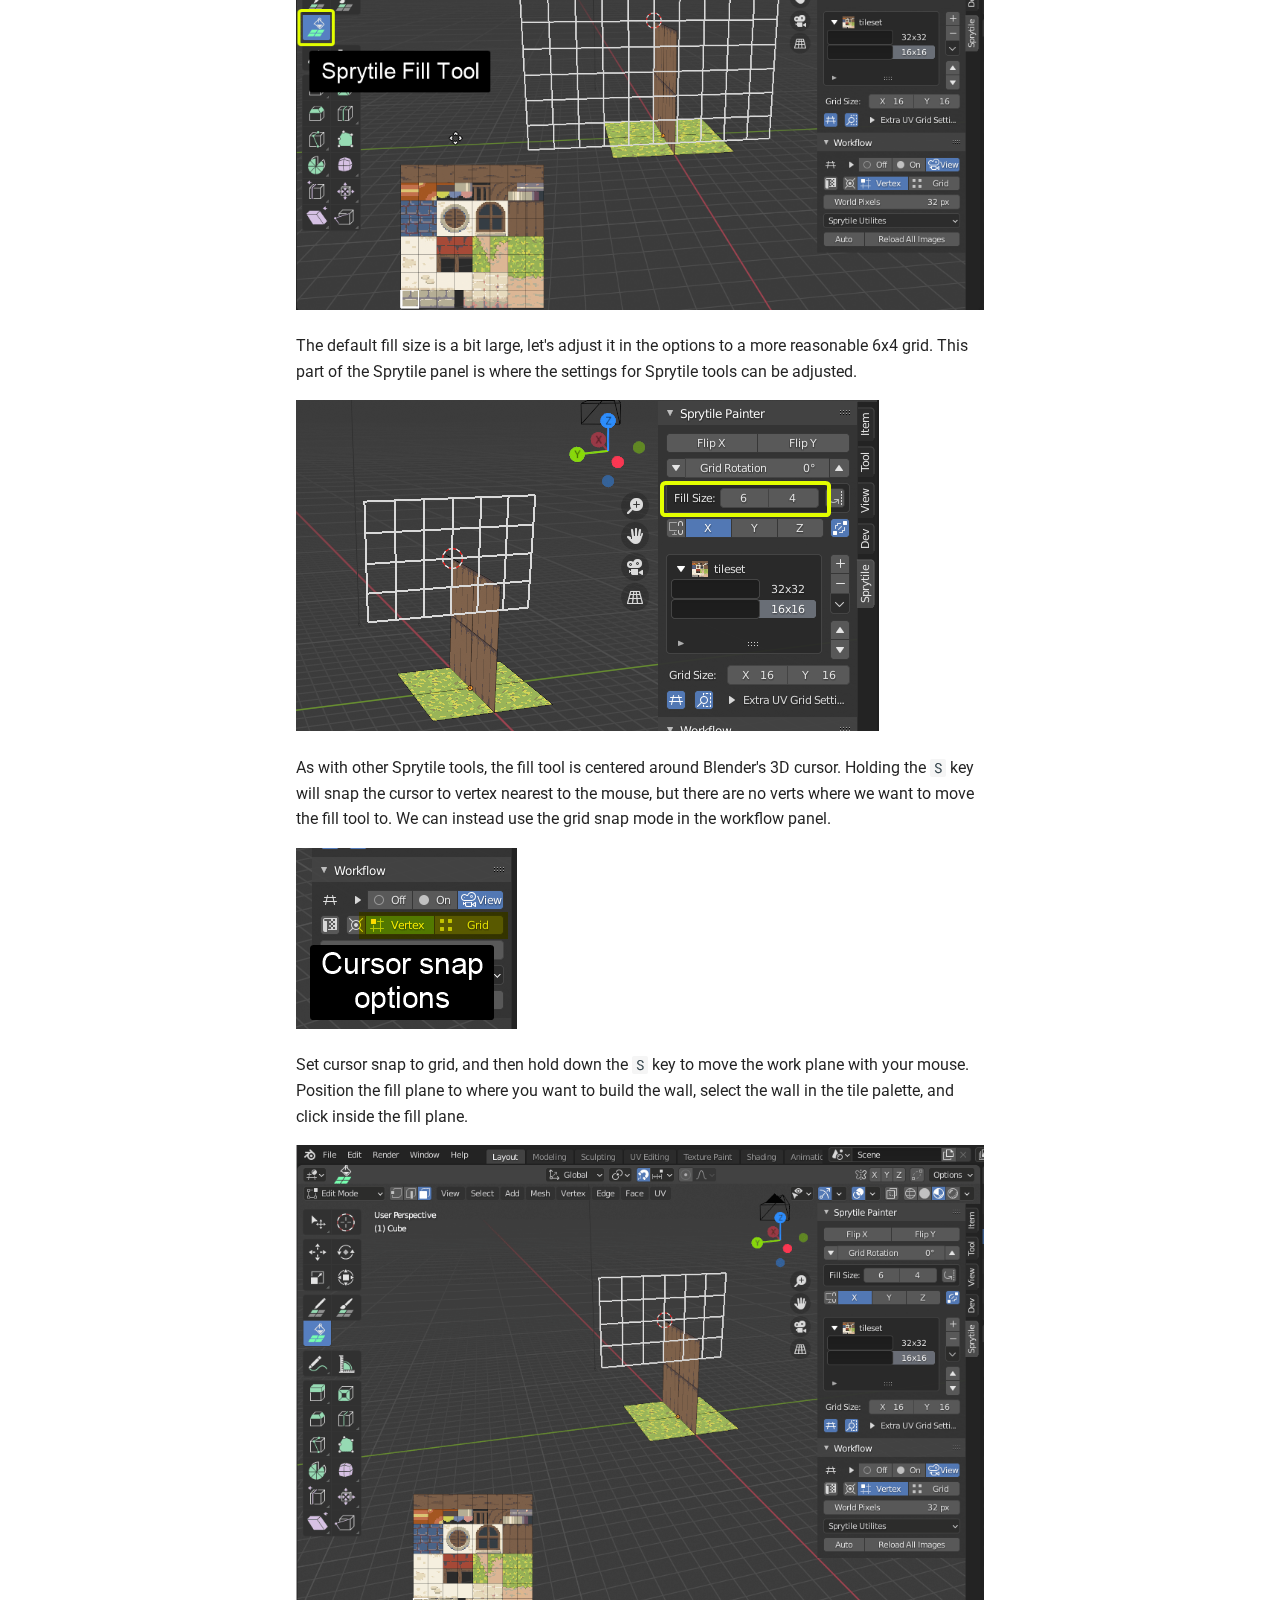
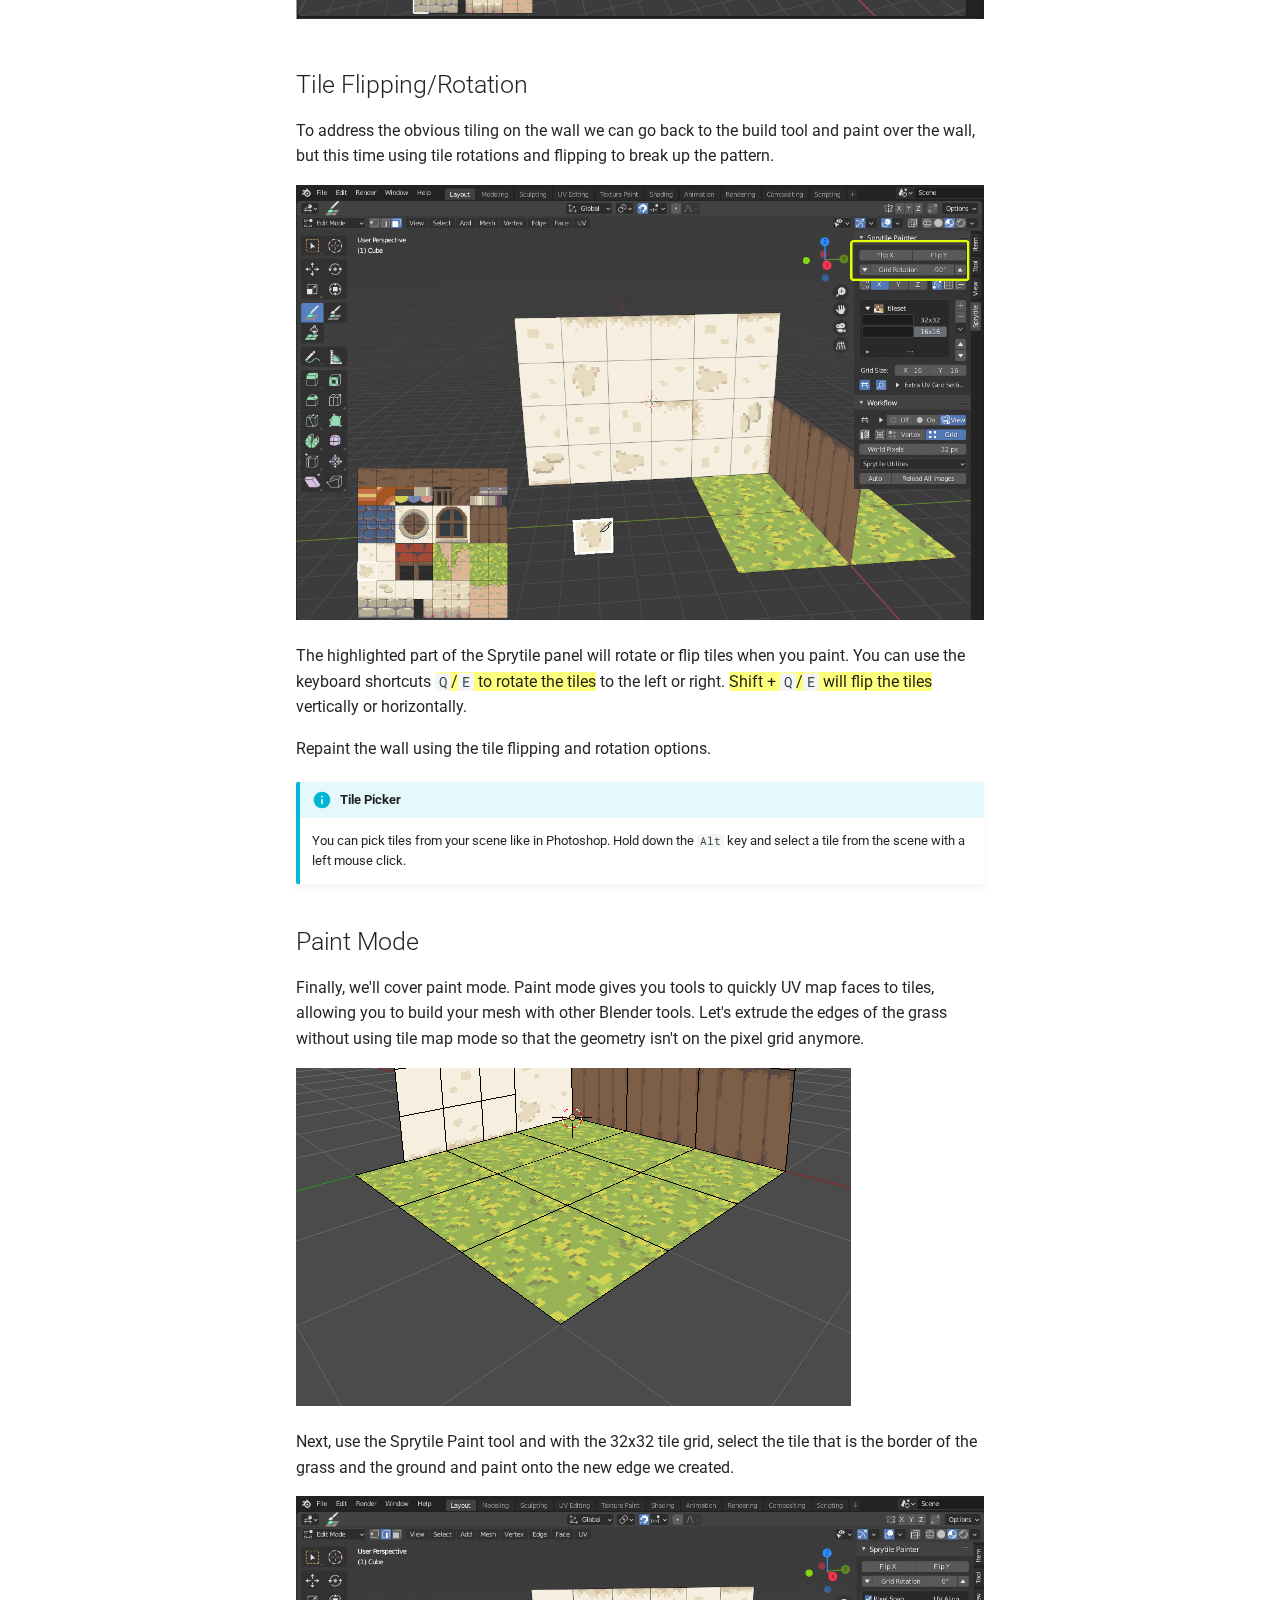
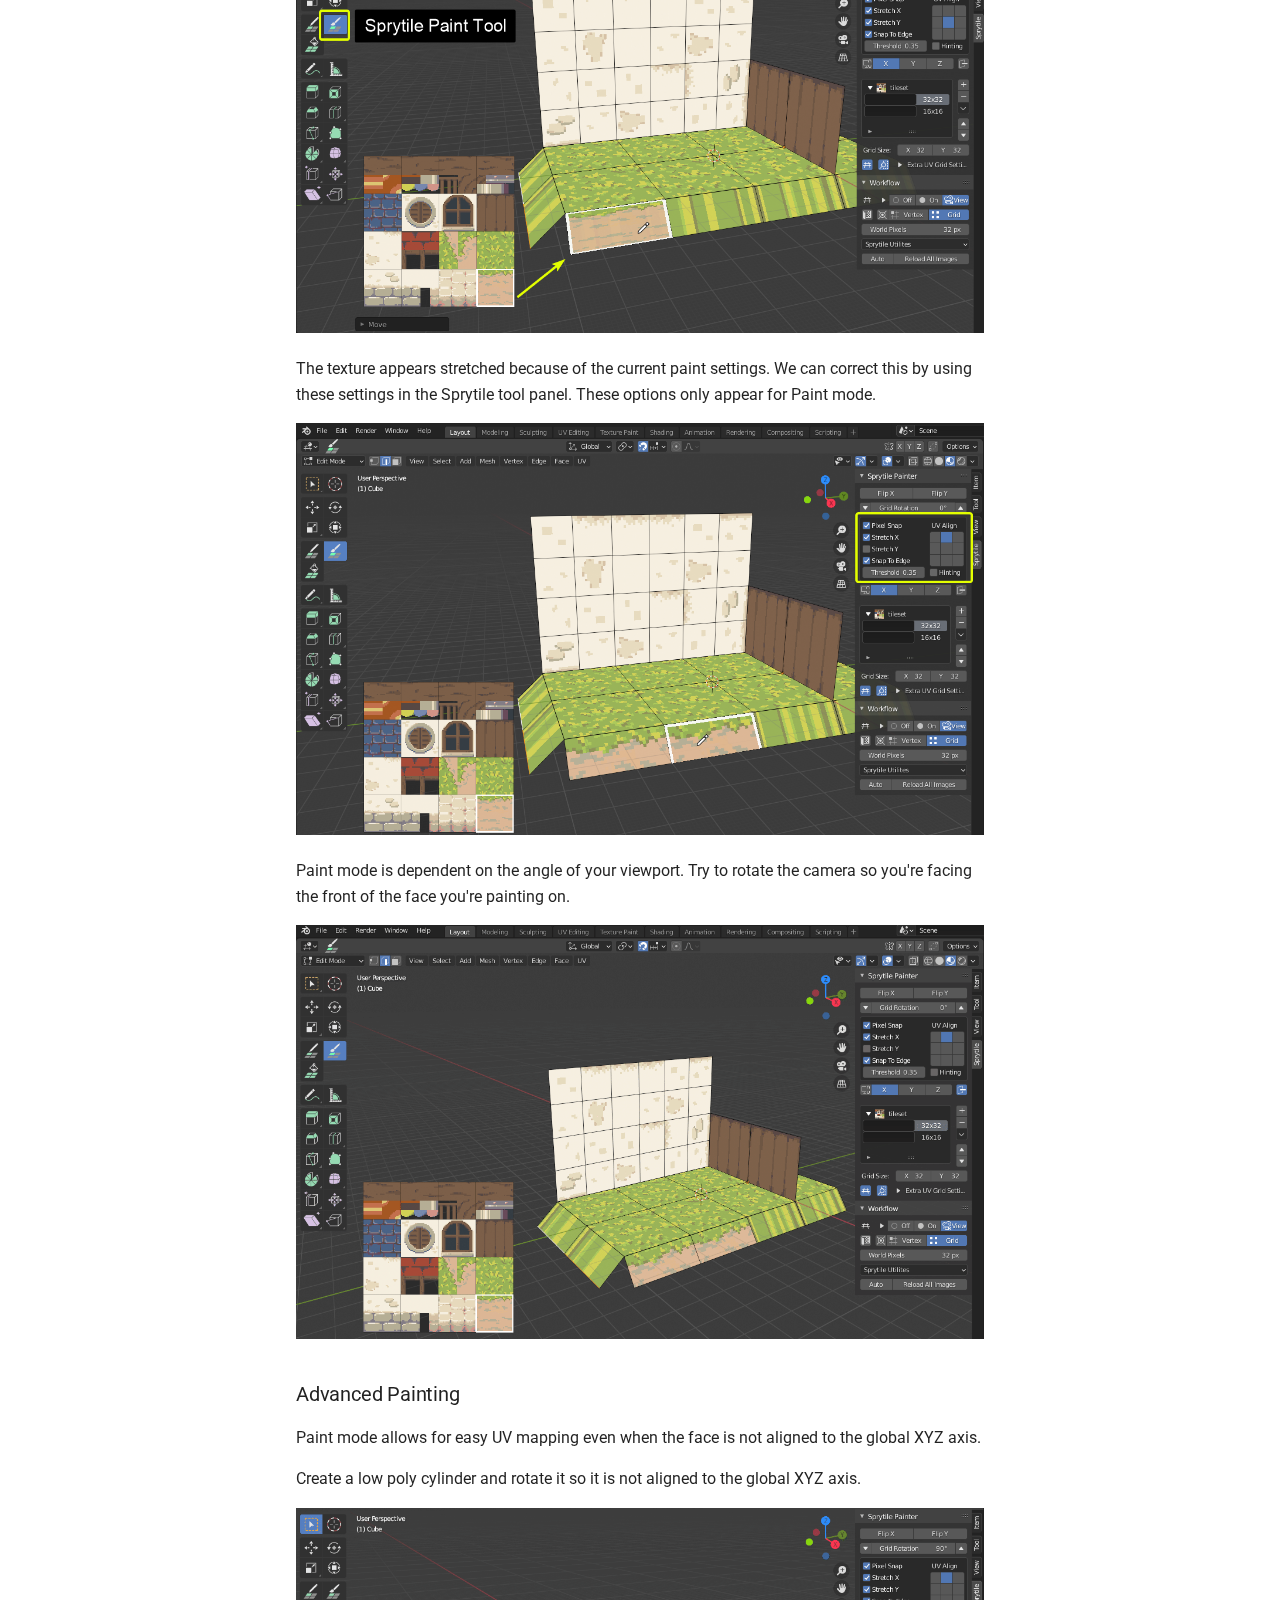
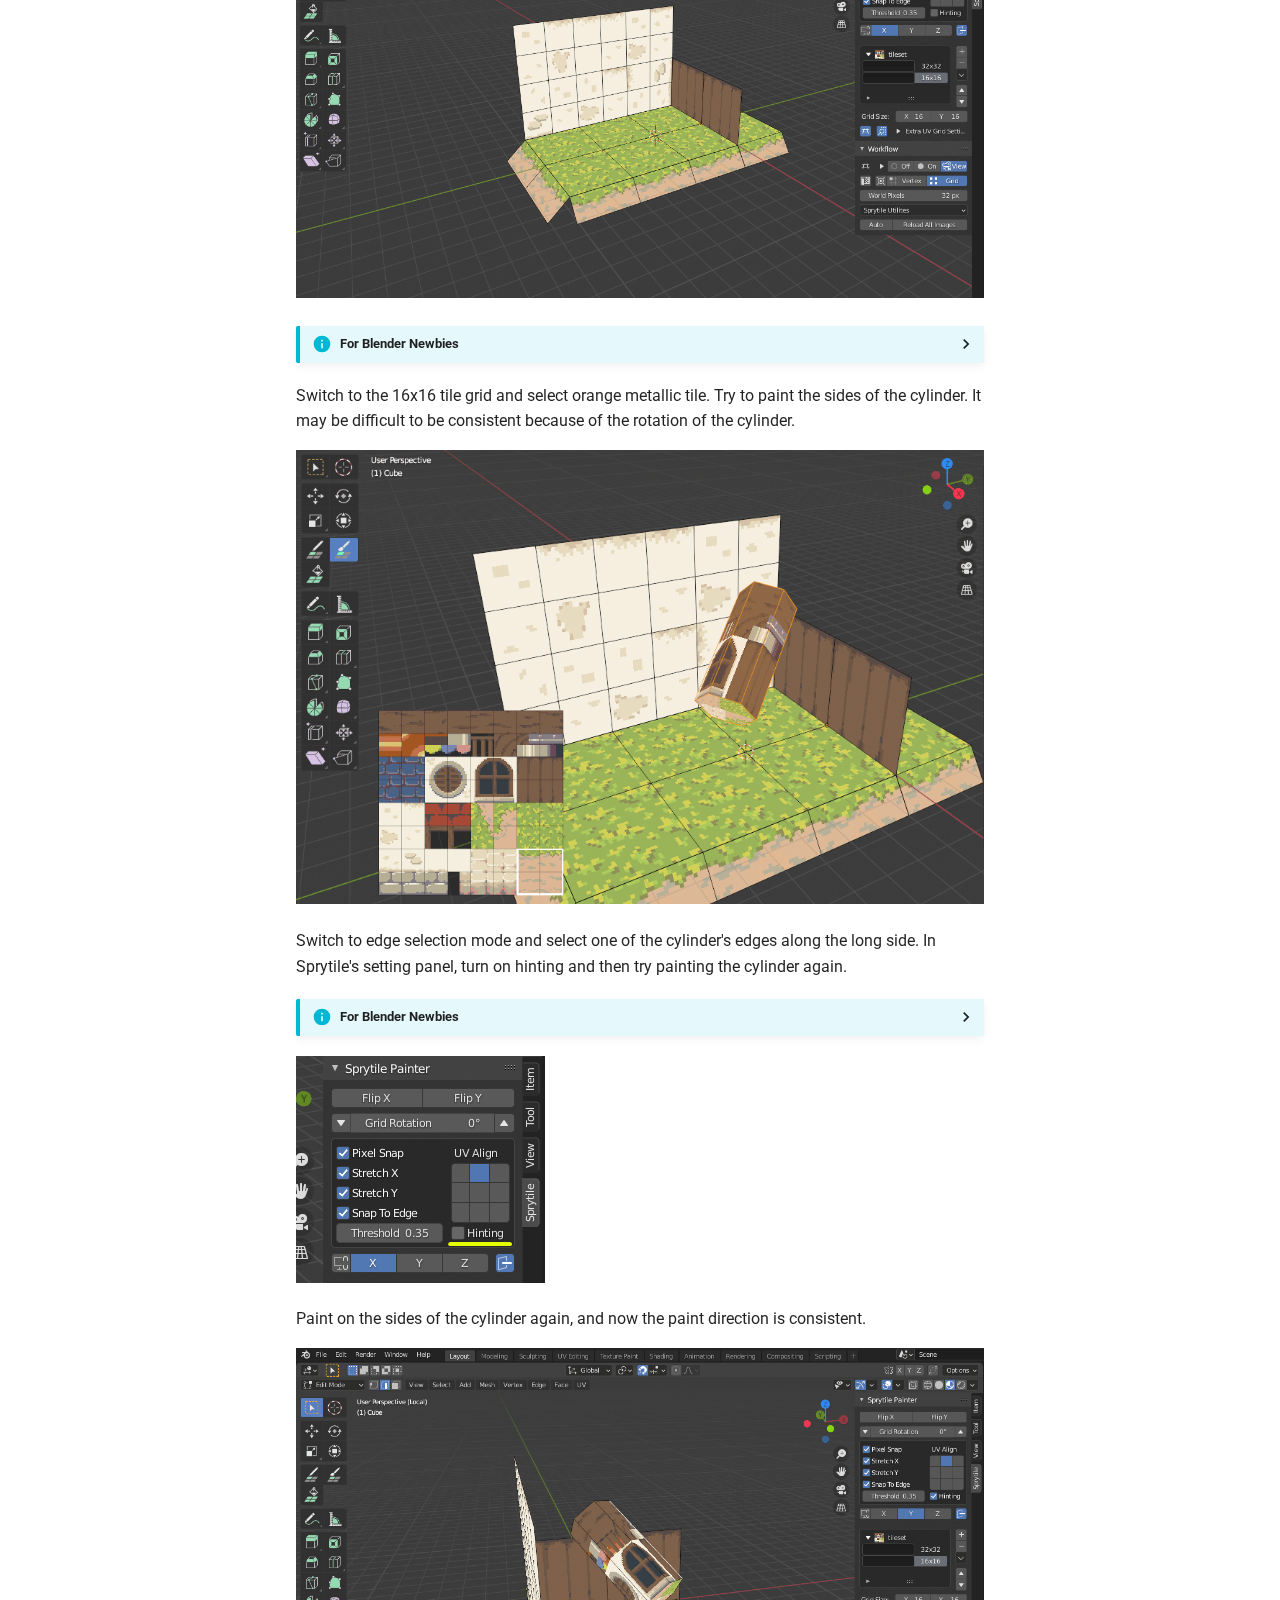
<file: quick-start/index.html>
<!doctype html>
<html lang="en" class="no-js">
  <head>
    
      <meta charset="utf-8">
      <meta name="viewport" content="width=device-width,initial-scale=1">
      
        <meta name="description" content="A tile map editor for Blender">
      
      
        <link rel="canonical" href="http://docs.sprytile.xyz/quick-start/">
      
      
        <meta name="author" content="Jeiel Aranal">
      
      <link rel="shortcut icon" href="../assets/images/favicon.png">
      <meta name="generator" content="mkdocs-1.1.2, mkdocs-material-6.0.1">
    
    
      
        <title>Quick Start - Sprytile Documentation</title>
      
    
    
      <link rel="stylesheet" href="../assets/stylesheets/main.38780c08.min.css">
      
        
        <link rel="stylesheet" href="../assets/stylesheets/palette.3f72e892.min.css">
        
      
    
    
    
      
        
        <link href="https://fonts.gstatic.com" rel="preconnect" crossorigin>
        <link rel="stylesheet" href="https://fonts.googleapis.com/css?family=Roboto:300,400,400i,700%7CRoboto+Mono&display=fallback">
        <style>body,input{font-family:"Roboto",-apple-system,BlinkMacSystemFont,Helvetica,Arial,sans-serif}code,kbd,pre{font-family:"Roboto Mono",SFMono-Regular,Consolas,Menlo,monospace}</style>
      
    
    
    
      <link rel="stylesheet" href="../stylesheets/extra.css">
    
    
      
    
    
  </head>
  
  
    
    
    
    
    
    <body dir="ltr" data-md-color-scheme="" data-md-color-primary="none" data-md-color-accent="none">
      
  
    <input class="md-toggle" data-md-toggle="drawer" type="checkbox" id="__drawer" autocomplete="off">
    <input class="md-toggle" data-md-toggle="search" type="checkbox" id="__search" autocomplete="off">
    <label class="md-overlay" for="__drawer"></label>
    <div data-md-component="skip">
      
        
        <a href="#quick-start-tutorial" class="md-skip">
          Skip to content
        </a>
      
    </div>
    <div data-md-component="announce">
      
    </div>
    
      <header class="md-header" data-md-component="header">
  <nav class="md-header-nav md-grid" aria-label="Header">
    <a href="http://docs.sprytile.xyz" title="Sprytile Documentation" class="md-header-nav__button md-logo" aria-label="Sprytile Documentation">
      
  
  <svg xmlns="http://www.w3.org/2000/svg" viewBox="0 0 24 24"><path d="M12.58 3.12v.01c-.31 0-.62.09-.87.26-.5.35-.56.93-.11 1.3L14.46 7l-8.73.03h-.01C5 7.03 4.3 7.5 4.16 8.1c-.16.61.34 1.12 1.1 1.12l4.43-.01-7.93 6.09c-.76.57-.99 1.52-.52 2.12.48.61 1.49.61 2.26 0l4.3-3.53s-.07.48-.06.76c0 .29.1.85.23 1.28.29.93.78 1.78 1.46 2.53.7.77 1.57 1.39 2.57 1.83 1.03.47 2.17.71 3.34.71 1.16 0 2.31-.25 3.35-.72 1-.44 1.86-1.07 2.56-1.84.68-.75 1.17-1.61 1.46-2.53.14-.47.23-.94.29-1.41 0-.47 0-.94-.06-1.41-.13-.91-.44-1.77-.94-2.55-.44-.71-1-1.34-1.69-1.87l-6.89-5.29a1.42 1.42 0 00-.84-.26m2.76 6.09c1.16 0 2.25.38 3.12 1.08.44.36.79.78 1.04 1.25.27.46.44 1.01.5 1.57.04.56-.04 1.12-.23 1.66-.2.54-.52 1.04-.95 1.49-.89.9-2.13 1.42-3.48 1.42-1.34 0-2.59-.51-3.48-1.41-.43-.44-.75-.95-.95-1.49a3.89 3.89 0 01-.22-1.66c.05-.56.22-1.09.48-1.57.26-.47.62-.89 1.06-1.25.86-.71 1.96-1.09 3.11-1.09m.1 1.4c-.78 0-1.5.28-2.03.73-.54.46-.91 1.1-.94 1.84-.04.75.26 1.45.79 1.97.54.53 1.32.85 2.18.85.86 0 1.63-.32 2.18-.85.53-.52.83-1.22.79-1.97-.04-.74-.41-1.38-.94-1.84-.53-.45-1.25-.73-2.03-.73z"/></svg>

    </a>
    <label class="md-header-nav__button md-icon" for="__drawer">
      <svg xmlns="http://www.w3.org/2000/svg" viewBox="0 0 24 24"><path d="M3 6h18v2H3V6m0 5h18v2H3v-2m0 5h18v2H3v-2z"/></svg>
    </label>
    <div class="md-header-nav__title" data-md-component="header-title">
      
        <div class="md-header-nav__ellipsis">
          <span class="md-header-nav__topic md-ellipsis">
            Sprytile Documentation
          </span>
          <span class="md-header-nav__topic md-ellipsis">
            
              Quick Start
            
          </span>
        </div>
      
    </div>
    
      <label class="md-header-nav__button md-icon" for="__search">
        <svg xmlns="http://www.w3.org/2000/svg" viewBox="0 0 24 24"><path d="M9.5 3A6.5 6.5 0 0116 9.5c0 1.61-.59 3.09-1.56 4.23l.27.27h.79l5 5-1.5 1.5-5-5v-.79l-.27-.27A6.516 6.516 0 019.5 16 6.5 6.5 0 013 9.5 6.5 6.5 0 019.5 3m0 2C7 5 5 7 5 9.5S7 14 9.5 14 14 12 14 9.5 12 5 9.5 5z"/></svg>
      </label>
      
<div class="md-search" data-md-component="search" role="dialog">
  <label class="md-search__overlay" for="__search"></label>
  <div class="md-search__inner" role="search">
    <form class="md-search__form" name="search">
      <input type="text" class="md-search__input" name="query" aria-label="Search" placeholder="Search" autocapitalize="off" autocorrect="off" autocomplete="off" spellcheck="false" data-md-component="search-query" data-md-state="active">
      <label class="md-search__icon md-icon" for="__search">
        <svg xmlns="http://www.w3.org/2000/svg" viewBox="0 0 24 24"><path d="M9.5 3A6.5 6.5 0 0116 9.5c0 1.61-.59 3.09-1.56 4.23l.27.27h.79l5 5-1.5 1.5-5-5v-.79l-.27-.27A6.516 6.516 0 019.5 16 6.5 6.5 0 013 9.5 6.5 6.5 0 019.5 3m0 2C7 5 5 7 5 9.5S7 14 9.5 14 14 12 14 9.5 12 5 9.5 5z"/></svg>
        <svg xmlns="http://www.w3.org/2000/svg" viewBox="0 0 24 24"><path d="M20 11v2H8l5.5 5.5-1.42 1.42L4.16 12l7.92-7.92L13.5 5.5 8 11h12z"/></svg>
      </label>
      <button type="reset" class="md-search__icon md-icon" aria-label="Clear" data-md-component="search-reset" tabindex="-1">
        <svg xmlns="http://www.w3.org/2000/svg" viewBox="0 0 24 24"><path d="M19 6.41L17.59 5 12 10.59 6.41 5 5 6.41 10.59 12 5 17.59 6.41 19 12 13.41 17.59 19 19 17.59 13.41 12 19 6.41z"/></svg>
      </button>
    </form>
    <div class="md-search__output">
      <div class="md-search__scrollwrap" data-md-scrollfix>
        <div class="md-search-result" data-md-component="search-result">
          <div class="md-search-result__meta">
            Initializing search
          </div>
          <ol class="md-search-result__list"></ol>
        </div>
      </div>
    </div>
  </div>
</div>
    
    
      <div class="md-header-nav__source">
        
<a href="http://itch.sprytile.xyz" title="Go to repository" class="md-source">
  <div class="md-source__icon md-icon">
    
    <svg xmlns="http://www.w3.org/2000/svg" viewBox="0 0 512 512"><path d="M71.92 34.77C50.2 47.67 7.4 96.84 7 109.73v21.34c0 27.06 25.29 50.84 48.25 50.84 27.57 0 50.54-22.85 50.54-50 0 27.12 22.18 50 49.76 50s49-22.85 49-50c0 27.12 23.59 50 51.16 50h.5c27.57 0 51.16-22.85 51.16-50 0 27.12 21.47 50 49 50s49.76-22.85 49.76-50c0 27.12 23 50 50.54 50 23 0 48.25-23.78 48.25-50.84v-21.34c-.4-12.9-43.2-62.07-64.92-75C372.56 32.4 325.76 32 256 32S91.14 33.1 71.92 34.77zm132.32 134.39c-22 38.4-77.9 38.71-99.85.25-13.17 23.14-43.17 32.07-56 27.66-3.87 40.15-13.67 237.13 17.73 269.15 80 18.67 302.08 18.12 379.76 0 31.65-32.27 21.32-232 17.75-269.15-12.92 4.44-42.88-4.6-56-27.66-22 38.52-77.85 38.1-99.85-.24-7.1 12.49-23.05 28.94-51.76 28.94a57.54 57.54 0 01-51.75-28.94zm-41.58 53.77c16.47 0 31.09 0 49.22 19.78a436.91 436.91 0 0188.18 0C318.22 223 332.85 223 349.31 223c52.33 0 65.22 77.53 83.87 144.45 17.26 62.15-5.52 63.67-33.95 63.73-42.15-1.57-65.49-32.18-65.49-62.79-39.25 6.43-101.93 8.79-155.55 0 0 30.61-23.34 61.22-65.49 62.79-28.42-.06-51.2-1.58-33.94-63.73 18.67-67 31.56-144.45 83.88-144.45zM256 270.79s-44.38 40.77-52.35 55.21l29-1.17v25.32c0 1.55 21.34.16 23.33.16 11.65.54 23.31 1 23.31-.16v-25.28l29 1.17c-8-14.48-52.35-55.24-52.35-55.24z"/></svg>
  </div>
  <div class="md-source__repository">
    Sprytile Home
  </div>
</a>
      </div>
    
  </nav>
</header>
    
    <div class="md-container" data-md-component="container">
      
      
        
      
      <main class="md-main" data-md-component="main">
        <div class="md-main__inner md-grid">
          
            
              <div class="md-sidebar md-sidebar--primary" data-md-component="navigation">
                <div class="md-sidebar__scrollwrap">
                  <div class="md-sidebar__inner">
                    <nav class="md-nav md-nav--primary" aria-label="Navigation" data-md-level="0">
  <label class="md-nav__title" for="__drawer">
    <a href="http://docs.sprytile.xyz" title="Sprytile Documentation" class="md-nav__button md-logo" aria-label="Sprytile Documentation">
      
  
  <svg xmlns="http://www.w3.org/2000/svg" viewBox="0 0 24 24"><path d="M12.58 3.12v.01c-.31 0-.62.09-.87.26-.5.35-.56.93-.11 1.3L14.46 7l-8.73.03h-.01C5 7.03 4.3 7.5 4.16 8.1c-.16.61.34 1.12 1.1 1.12l4.43-.01-7.93 6.09c-.76.57-.99 1.52-.52 2.12.48.61 1.49.61 2.26 0l4.3-3.53s-.07.48-.06.76c0 .29.1.85.23 1.28.29.93.78 1.78 1.46 2.53.7.77 1.57 1.39 2.57 1.83 1.03.47 2.17.71 3.34.71 1.16 0 2.31-.25 3.35-.72 1-.44 1.86-1.07 2.56-1.84.68-.75 1.17-1.61 1.46-2.53.14-.47.23-.94.29-1.41 0-.47 0-.94-.06-1.41-.13-.91-.44-1.77-.94-2.55-.44-.71-1-1.34-1.69-1.87l-6.89-5.29a1.42 1.42 0 00-.84-.26m2.76 6.09c1.16 0 2.25.38 3.12 1.08.44.36.79.78 1.04 1.25.27.46.44 1.01.5 1.57.04.56-.04 1.12-.23 1.66-.2.54-.52 1.04-.95 1.49-.89.9-2.13 1.42-3.48 1.42-1.34 0-2.59-.51-3.48-1.41-.43-.44-.75-.95-.95-1.49a3.89 3.89 0 01-.22-1.66c.05-.56.22-1.09.48-1.57.26-.47.62-.89 1.06-1.25.86-.71 1.96-1.09 3.11-1.09m.1 1.4c-.78 0-1.5.28-2.03.73-.54.46-.91 1.1-.94 1.84-.04.75.26 1.45.79 1.97.54.53 1.32.85 2.18.85.86 0 1.63-.32 2.18-.85.53-.52.83-1.22.79-1.97-.04-.74-.41-1.38-.94-1.84-.53-.45-1.25-.73-2.03-.73z"/></svg>

    </a>
    Sprytile Documentation
  </label>
  
    <div class="md-nav__source">
      
<a href="http://itch.sprytile.xyz" title="Go to repository" class="md-source">
  <div class="md-source__icon md-icon">
    
    <svg xmlns="http://www.w3.org/2000/svg" viewBox="0 0 512 512"><path d="M71.92 34.77C50.2 47.67 7.4 96.84 7 109.73v21.34c0 27.06 25.29 50.84 48.25 50.84 27.57 0 50.54-22.85 50.54-50 0 27.12 22.18 50 49.76 50s49-22.85 49-50c0 27.12 23.59 50 51.16 50h.5c27.57 0 51.16-22.85 51.16-50 0 27.12 21.47 50 49 50s49.76-22.85 49.76-50c0 27.12 23 50 50.54 50 23 0 48.25-23.78 48.25-50.84v-21.34c-.4-12.9-43.2-62.07-64.92-75C372.56 32.4 325.76 32 256 32S91.14 33.1 71.92 34.77zm132.32 134.39c-22 38.4-77.9 38.71-99.85.25-13.17 23.14-43.17 32.07-56 27.66-3.87 40.15-13.67 237.13 17.73 269.15 80 18.67 302.08 18.12 379.76 0 31.65-32.27 21.32-232 17.75-269.15-12.92 4.44-42.88-4.6-56-27.66-22 38.52-77.85 38.1-99.85-.24-7.1 12.49-23.05 28.94-51.76 28.94a57.54 57.54 0 01-51.75-28.94zm-41.58 53.77c16.47 0 31.09 0 49.22 19.78a436.91 436.91 0 0188.18 0C318.22 223 332.85 223 349.31 223c52.33 0 65.22 77.53 83.87 144.45 17.26 62.15-5.52 63.67-33.95 63.73-42.15-1.57-65.49-32.18-65.49-62.79-39.25 6.43-101.93 8.79-155.55 0 0 30.61-23.34 61.22-65.49 62.79-28.42-.06-51.2-1.58-33.94-63.73 18.67-67 31.56-144.45 83.88-144.45zM256 270.79s-44.38 40.77-52.35 55.21l29-1.17v25.32c0 1.55 21.34.16 23.33.16 11.65.54 23.31 1 23.31-.16v-25.28l29 1.17c-8-14.48-52.35-55.24-52.35-55.24z"/></svg>
  </div>
  <div class="md-source__repository">
    Sprytile Home
  </div>
</a>
    </div>
  
  <ul class="md-nav__list" data-md-scrollfix>
    
      
      
      


  <li class="md-nav__item">
    <a href=".." title="Home" class="md-nav__link">
      Home
    </a>
  </li>

    
      
      
      

  


  <li class="md-nav__item md-nav__item--active">
    
    <input class="md-nav__toggle md-toggle" data-md-toggle="toc" type="checkbox" id="__toc">
    
      
    
    
      <label class="md-nav__link md-nav__link--active" for="__toc">
        Quick Start
        <span class="md-nav__icon md-icon"></span>
      </label>
    
    <a href="./" title="Quick Start" class="md-nav__link md-nav__link--active">
      Quick Start
    </a>
    
      
<nav class="md-nav md-nav--secondary" aria-label="Table of contents">
  
  
    
  
  
    <label class="md-nav__title" for="__toc">
      <span class="md-nav__icon md-icon"></span>
      Table of contents
    </label>
    <ul class="md-nav__list" data-md-scrollfix>
      
        <li class="md-nav__item">
  <a href="#installation" class="md-nav__link">
    Installation
  </a>
  
</li>
      
        <li class="md-nav__item">
  <a href="#starting-sprytile" class="md-nav__link">
    Starting Sprytile
  </a>
  
</li>
      
        <li class="md-nav__item">
  <a href="#sprytile-setup" class="md-nav__link">
    Sprytile Setup
  </a>
  
</li>
      
        <li class="md-nav__item">
  <a href="#build-tool" class="md-nav__link">
    Build Tool
  </a>
  
    <nav class="md-nav" aria-label="Build Tool">
      <ul class="md-nav__list">
        
          <li class="md-nav__item">
  <a href="#tile-grids" class="md-nav__link">
    Tile Grids
  </a>
  
</li>
        
      </ul>
    </nav>
  
</li>
      
        <li class="md-nav__item">
  <a href="#fill-tool" class="md-nav__link">
    Fill Tool
  </a>
  
</li>
      
        <li class="md-nav__item">
  <a href="#tile-flippingrotation" class="md-nav__link">
    Tile Flipping/Rotation
  </a>
  
</li>
      
        <li class="md-nav__item">
  <a href="#paint-mode" class="md-nav__link">
    Paint Mode
  </a>
  
    <nav class="md-nav" aria-label="Paint Mode">
      <ul class="md-nav__list">
        
          <li class="md-nav__item">
  <a href="#advanced-painting" class="md-nav__link">
    Advanced Painting
  </a>
  
</li>
        
      </ul>
    </nav>
  
</li>
      
        <li class="md-nav__item">
  <a href="#conclusion" class="md-nav__link">
    Conclusion
  </a>
  
    <nav class="md-nav" aria-label="Conclusion">
      <ul class="md-nav__list">
        
          <li class="md-nav__item">
  <a href="#additional-tutorials" class="md-nav__link">
    Additional Tutorials
  </a>
  
</li>
        
      </ul>
    </nav>
  
</li>
      
    </ul>
  
</nav>
    
  </li>

    
      
      
      


  <li class="md-nav__item">
    <a href="../feature-reference/" title="Feature Reference" class="md-nav__link">
      Feature Reference
    </a>
  </li>

    
      
      
      


  <li class="md-nav__item">
    <a href="../shortcuts/" title="Keyboard Shortcuts" class="md-nav__link">
      Keyboard Shortcuts
    </a>
  </li>

    
      
      
      


  <li class="md-nav__item md-nav__item--nested">
    
      <input class="md-nav__toggle md-toggle" data-md-toggle="nav-5" type="checkbox" id="nav-5">
    
    <label class="md-nav__link" for="nav-5">
      Guides
      <span class="md-nav__icon md-icon"></span>
    </label>
    <nav class="md-nav" aria-label="Guides" data-md-level="1">
      <label class="md-nav__title" for="nav-5">
        <span class="md-nav__icon md-icon"></span>
        Guides
      </label>
      <ul class="md-nav__list" data-md-scrollfix>
        
        
          
          
          


  <li class="md-nav__item">
    <a href="../creating-tilesets/" title="Creating Tilesets" class="md-nav__link">
      Creating Tilesets
    </a>
  </li>

        
          
          
          


  <li class="md-nav__item">
    <a href="../using-tilesets/" title="Using Tilesets" class="md-nav__link">
      Using Tilesets
    </a>
  </li>

        
          
          
          


  <li class="md-nav__item">
    <a href="../sketchfab/" title="Sketchfab Export" class="md-nav__link">
      Sketchfab Export
    </a>
  </li>

        
          
          
          


  <li class="md-nav__item">
    <a href="../unity-settings/" title="Unity Settings" class="md-nav__link">
      Unity Settings
    </a>
  </li>

        
      </ul>
    </nav>
  </li>

    
  </ul>
</nav>
                  </div>
                </div>
              </div>
            
            
              <div class="md-sidebar md-sidebar--secondary" data-md-component="toc">
                <div class="md-sidebar__scrollwrap">
                  <div class="md-sidebar__inner">
                    
<nav class="md-nav md-nav--secondary" aria-label="Table of contents">
  
  
    
  
  
    <label class="md-nav__title" for="__toc">
      <span class="md-nav__icon md-icon"></span>
      Table of contents
    </label>
    <ul class="md-nav__list" data-md-scrollfix>
      
        <li class="md-nav__item">
  <a href="#installation" class="md-nav__link">
    Installation
  </a>
  
</li>
      
        <li class="md-nav__item">
  <a href="#starting-sprytile" class="md-nav__link">
    Starting Sprytile
  </a>
  
</li>
      
        <li class="md-nav__item">
  <a href="#sprytile-setup" class="md-nav__link">
    Sprytile Setup
  </a>
  
</li>
      
        <li class="md-nav__item">
  <a href="#build-tool" class="md-nav__link">
    Build Tool
  </a>
  
    <nav class="md-nav" aria-label="Build Tool">
      <ul class="md-nav__list">
        
          <li class="md-nav__item">
  <a href="#tile-grids" class="md-nav__link">
    Tile Grids
  </a>
  
</li>
        
      </ul>
    </nav>
  
</li>
      
        <li class="md-nav__item">
  <a href="#fill-tool" class="md-nav__link">
    Fill Tool
  </a>
  
</li>
      
        <li class="md-nav__item">
  <a href="#tile-flippingrotation" class="md-nav__link">
    Tile Flipping/Rotation
  </a>
  
</li>
      
        <li class="md-nav__item">
  <a href="#paint-mode" class="md-nav__link">
    Paint Mode
  </a>
  
    <nav class="md-nav" aria-label="Paint Mode">
      <ul class="md-nav__list">
        
          <li class="md-nav__item">
  <a href="#advanced-painting" class="md-nav__link">
    Advanced Painting
  </a>
  
</li>
        
      </ul>
    </nav>
  
</li>
      
        <li class="md-nav__item">
  <a href="#conclusion" class="md-nav__link">
    Conclusion
  </a>
  
    <nav class="md-nav" aria-label="Conclusion">
      <ul class="md-nav__list">
        
          <li class="md-nav__item">
  <a href="#additional-tutorials" class="md-nav__link">
    Additional Tutorials
  </a>
  
</li>
        
      </ul>
    </nav>
  
</li>
      
    </ul>
  
</nav>
                  </div>
                </div>
              </div>
            
          
          <div class="md-content">
            <article class="md-content__inner md-typeset">
              
                
                
                <h1 id="quick-start-tutorial">Quick Start Tutorial</h1>
<p>This is a short tutorial on how to use Sprytile <strong>v0.5.2</strong>, with Blender <strong>2.9</strong>. This also applies to Blender version 2.8.</p>
<p>This is not meant to teach beginners Blender basics, but will try to be as accomodating as possible.</p>
<p>We'll be using the following tile set image for this tutorial, but feel free to use your own tileset to follow along.</p>
<div class="admonition example">
<p class="admonition-title">tileset.png</p>
<p><div style="align: center; width: 100%;">
<a href="../img/tileset.png"><img alt="tileset.png" src="../img/tileset.png" /><br/><em>Click to download</em></a>
</div></p>
</div>
<iframe style="margin: 0 auto; display: block" width="560" height="315" src="https://www.youtube.com/embed/-GWvYamwKRI" frameborder="0" allow="accelerometer; autoplay; clipboard-write; encrypted-media; gyroscope; picture-in-picture" allowfullscreen></iframe>

<h2 id="installation">Installation</h2>
<p>Download the zip file from the <a href="https://chemikhazi.itch.io/sprytile">itch.io page</a>. Sprytile can be downloaded for free, but donations are very much appreciated.</p>
<div class="tabbed-set" data-tabs="1:2"><input checked="checked" id="__tabbed_1_1" name="__tabbed_1" type="radio" /><label for="__tabbed_1_1">1. Install Addon</label><div class="tabbed-content">
<p>In Blender, open User Preferences by going to <code>Edit &gt; Preferences</code>. Go to the Add-ons tab and press the  <code>Install</code> button and navigate to the downloaded zip file.</p>
<p><img alt="Install Addon" src="../img/install-addon.png" /></p>
</div>
<input id="__tabbed_1_2" name="__tabbed_1" type="radio" /><label for="__tabbed_1_2">2. Enable Addon</label><div class="tabbed-content">
<p>After installation, make sure you enable the addon by checking the box on the top left.</p>
<p><img alt="Enable Addon" src="../img/enable-addon.png" /></p>
<div class="admonition note">
<p class="admonition-title">Addon Preferences</p>
<p>There are preferences in the addon tab that you may want to change, according to your own workflow. You can always come back to these preferences when you figure out what works for you.</p>
</div>
</div>
</div>
<hr />
<h2 id="starting-sprytile">Starting Sprytile</h2>
<p>With Sprytile installed and setup, let's start a new Blender file by going to <code>File &gt; New &gt; General</code>.</p>
<p>In Blender 2.9, Sprytile shows up in the <code>Toolbar</code> to the <strong>left</strong> of the viewport, and in the <code>Sidebar</code> to the <strong>right</strong>.</p>
<p>If you don't see the toolbar on the left press <mark><strong><code>T</code></strong>  to show the tools</mark>, and if there are no panels on the right press <mark><strong><code>N</code></strong> to show the sidebar</mark>. You can also toggle them through the <code>View</code> menu.</p>
<p><img alt="Toolbar and Sidebar" src="../img/toolbar-sidebar.png" /></p>
<p>If the Sprytile properties panel is not available in the right sidebar, make sure Sprytile is enabled in Blender's add-ons preferences.</p>
<h2 id="sprytile-setup">Sprytile Setup</h2>
<p>Before using Sprytile tools, there are a couple of things to setup.</p>
<div class="tabbed-set" data-tabs="2:2"><input checked="checked" id="__tabbed_2_1" name="__tabbed_2" type="radio" /><label for="__tabbed_2_1">Loading Tilesets</label><div class="tabbed-content">
<p>Sprytile needs to know the textures it is working with. Go to the Sprytile panel in the right sidebar and press <code>Load Tileset</code>. Choose the tileset texture and the material and texture are automatically setup. If you are using more than one tileset, use the <code>Add Tileset</code> button to make additional materials.</p>
<p><img alt="Load Tileset" src="../img/load-tileset.png" /></p>
</div>
<input id="__tabbed_2_2" name="__tabbed_2" type="radio" /><label for="__tabbed_2_2">Viewport Setup</label><div class="tabbed-content">
<p>The default Blender viewport settings can make your textures look duller than intended. If you won't do any advanced rendering in your scene, you may want to use <code>Setup Pixel Viewport</code> in the Sprytile Utilities dropdown. There is an option in the Sprytile addon preferences to always use this setting.</p>
<p><img alt="Viewport Setup" src="../img/viewport-setup.png" /></p>
</div>
</div>
<hr />
<p>Most of Sprytile's tools are accessed under <code>Edit Mode</code> of a <strong>mesh object</strong>. Select the default Blender cube, and enter edit mode by pressing the <code>Tab</code> key.</p>
<p><img alt="Sprytile Edit Tools" src="../img/sprytile-edit-tools.png" /></p>
<h2 id="build-tool">Build Tool</h2>
<p>The build tool creates faces that are UV mapped to the selected tiles. Open Sprytile's tile map mode by pressing the <code>Sprytile Build</code> tool. The tile palette will appear on the lower left corner of the viewport, indicating that Sprytile is active.</p>
<p><img alt="Sprytile Build Tool" src="../img/tool-build.png" /></p>
<p>If the palette is hidden by the toolbar, <mark>move the tile palette</mark> by putting your mouse in the tile palette, holding the <strong>shift key</strong>, and <strong>middle mouse dragging</strong> the tile palette. The scroll wheel <mark>zooms the palette in and out</mark>.</p>
<p><img alt="Arranging the Tile Palette" src="../img/tool-palette-arrange.gif" /></p>
<p>Exit the build tool by going into any of Blender's other tools. Pressing the <code>W</code> key will take you to Blender's select tool.</p>
<p>First, delete the existing vertices of the cube so we have a blank slate. Do this by pressing <code>A</code> to select all, and then pressing <code>X</code> and selecting <code>Vertices</code>.</p>
<p>Sprytile's workflow revolves around Blender's 3D cursor and the direction the 3D view is facing.</p>
<p>The 3D cursor is the center of the tile grid when you're painting, and the global axis that the view is facing is the surface you will be painting on.</p>
<p>Let's start by reseting the 3D cursor to the center of the scene by pressing <code>Shift + S</code> and selecting <code>Cursor to World Origin</code>.</p>
<p><img alt="Paint Prepare" src="../img/paint-prepare.png" /></p>
<p>While in the build tool, try rotating the 3D view camera around. Hold down the middle mouse button while the mouse cursor is in the 3D view and move the mouse.</p>
<p><img alt="Camera Pan" src="../img/camera-pan.gif" /></p>
<p>Notice that a grid appears around the blender 3D cursor. This is called the <mark>work plane</mark> and indicates the plane that you'll be placing tiles onto.</p>
<p>By default, the work plane appears when the view camera is panned. If it does not show up, <a href="/advanced-features/#work-plane-cursor">check the settings</a>.</p>
<p>Tilt the camera downwards so that the work plane is aligned to the ground.</p>
<p>In the tile palette, choose the grass tile and paint around the 3D cursor. The grid is centered around the 3D cursor and the painted tiles appear on the ground, as shown by the work plane.</p>
<p><img alt="Paint Z-axis" src="../img/paint-1.gif" /></p>
<p>Now pan the camera up so the work plane is vertical. Pick a wall tile and paint with the tile.</p>
<p><img alt="Paint Y-axis" src="../img/paint-2.gif" /></p>
<p>Since the 3D cursor is an important part of the Sprytile workflow, you can <mark>move the 3D cursor</mark> to the vertex nearest the mouse cursor by <mark>holding down the <strong><code>S</code></strong> key</mark> while using Sprytile's tools.</p>
<p><img alt="Cursor Snap" src="../img/cursor-snap.gif" /></p>
<p>Try facing the 3D view to the last axis you have yet to build on, then moving the 3D cursor by holding down the <code>S</code> key and moving your mouse. Paint on that axis. Note that the center of the grid has moved to where you have positioned the cursor.</p>
<p><img alt="Paint X-Axis" src="../img/paint-3.gif" /></p>
<h3 id="tile-grids">Tile Grids</h3>
<p>With the basics of building done, let's look at tile grids. Tilesets might be made up of tiles in different sizes. Sprytile uses the concepts of tile grids to allow for this. This part of the Sprytile panel allows you to create and organize the grid settings used with the tile map.</p>
<p>Press the <code>+</code> button at the panel and select the newly created entry. The settings for this new tile grid can be changed in the boxes below. For the new grid, lets change it to a 16 x 16 tile size.</p>
<p><img alt="Tile Grid Panel" src="../img/tile-grid-panel.png" />
<img alt="Tile Grid Editing" src="../img/tile-grid-edit.png" /></p>
<h2 id="fill-tool">Fill Tool</h2>
<p>Looking closely at the last wall we created, the texture repetition is obvious. We'll use the smaller 16x16 tile grid we just made to break up the pattern.</p>
<p>Exit the build tool if you haven't done so yet, and delete the faces of wall we just created.</p>
<details class="question"><summary>For Blender Newbies</summary><p>To delete faces in Blender, go into the tweak/select tool by pressing <code>W</code>.</p>
<p>Go into face mode by pressing the <code>3</code> key. Select the faces to be deleted.</p>
<p>Delete them by pressing either <code>X</code> or <code>Del</code>, and then choosing faces in the menu that appears.</p>
<p>Bonus tip: holding <code>shift</code> adds or removes to your selection. Holding <code>ctrl</code> will select the shortest path from your last selection to the new selection. Blender has powerful selection options worth exploring yourself.</p>
</details>
<p>To recreate the wall, we'll use the Sprytile fill tool. Select the fill tool from the toolbar, making sure the 16x16 grid is selected. The work plane has become bigger, showing the area the tool will fill.</p>
<p><img alt="Fill Tool" src="../img/tool-fill.png" /></p>
<p>The default fill size is a bit large, let's adjust it in the options to a more reasonable 6x4 grid. This part of the Sprytile panel is where the settings for Sprytile tools can be adjusted.</p>
<p><img alt="Fill Grid Size" src="../img/fill-grid-size.png" /></p>
<p>As with other Sprytile tools, the fill tool is centered around Blender's 3D cursor. Holding the <code>S</code> key will snap the cursor to vertex nearest to the mouse, but there are no verts where we want to move the fill tool to. We can instead use the grid snap mode in the workflow panel.</p>
<p><img alt="Cursor Snap Options" src="../img/cursor-snap-options.png" /></p>
<p>Set cursor snap to grid, and then hold down the <code>S</code> key to move the work plane with your mouse. Position the fill plane to where you want to build the wall, select the wall in the tile palette, and click inside the fill plane.</p>
<p><img alt="Fill Tool" src="../img/fill-tool-1.gif" /></p>
<h2 id="tile-flippingrotation">Tile Flipping/Rotation</h2>
<p>To address the obvious tiling on the wall we can go back to the build tool and paint over the wall, but this time using tile rotations and flipping to break up the pattern.</p>
<p><img alt="Wall Small Tiles" src="../img/wall-flip-rotate.png" /></p>
<p>The highlighted part of the Sprytile panel will rotate or flip tiles when you paint. You can use the keyboard shortcuts <mark><code>Q</code>/<code>E</code> to rotate the tiles</mark> to the left or right. <mark>Shift + <code>Q</code>/<code>E</code> will flip the tiles</mark> vertically or horizontally.</p>
<p>Repaint the wall using the tile flipping and rotation options.</p>
<div class="admonition info">
<p class="admonition-title">Tile Picker</p>
<p>You can pick tiles from your scene like in Photoshop. Hold down the <code>Alt</code> key and select a tile from the scene with a left mouse click.</p>
</div>
<h2 id="paint-mode">Paint Mode</h2>
<p>Finally, we'll cover paint mode. Paint mode gives you tools to quickly UV map faces to tiles, allowing you to build your mesh with other Blender tools. Let's extrude the edges of the grass without using tile map mode so that the geometry isn't on the pixel grid anymore.</p>
<p><img alt="Mesh Extrude" src="../img/mesh-extrude.gif" /></p>
<p>Next, use the Sprytile Paint tool and with the 32x32 tile grid, select the tile that is the border of the grass and the ground and paint onto the new edge we created.</p>
<p><img alt="Paint Tool" src="../img/tool-paint.png" /></p>
<p>The texture appears stretched because of the current paint settings. We can correct this by using these settings in the Sprytile tool panel. These options only appear for Paint mode.</p>
<p><img alt="Paint Settings" src="../img/paint-settings.png" /></p>
<p>Paint mode is dependent on the angle of your viewport. Try to rotate the camera so you're facing the front of the face you're painting on. </p>
<p><img alt="Painting View Rotation" src="../img/paint-tool-rotation.gif" /></p>
<h3 id="advanced-painting">Advanced Painting</h3>
<p>Paint mode allows for easy UV mapping even when the face is not aligned to the global XYZ axis.</p>
<p>Create a low poly cylinder and rotate it so it is not aligned to the global XYZ axis.</p>
<p><img alt="Create Tab" src="../img/create-cylinder.gif" /></p>
<details class="info"><summary>For Blender Newbies</summary><p>Pressing <code>Shift+A</code> will bring up the add object menu. Choose cylinder, and set sensible settings for the cylinder.</p>
<p>Move objects by pressing <code>G</code> and moving your mouse, and pressing <code>R</code> will rotate objects. </p>
</details>
<p>Switch to the 16x16 tile grid and select orange metallic tile. Try to paint the sides of the cylinder. It may be difficult to be consistent because of the rotation of the cylinder.</p>
<p><img alt="Cylinder Painting" src="../img/paint-cylinder.gif" /></p>
<p>Switch to edge selection mode and select one of the cylinder's edges along the long side. In Sprytile's setting panel, turn on hinting and then try painting the cylinder again.</p>
<details class="info"><summary>For Blender Newbies</summary><p>Inside the mesh edit mode, you can switch between 3 different subobject selection modes: Vertex, Edge, and Face.</p>
<p>These are the components of a mesh. You can switch between them in this part of the viewport, or by pressing the <code>1</code> (Vertex), <code>2</code> (Edge), or <code>3</code> (Face) keys.</p>
<p><img alt="Mesh Sub Modes" src="../img/blender_mesh_submode.png" /></p>
</details>
<p><img alt="Edge Hinting Setting" src="../img/edge-hint-setting.png" /></p>
<p>Paint on the sides of the cylinder again, and now the paint direction is consistent.</p>
<p><img alt="Hinted Painting" src="../img/paint-hinting.gif" /></p>
<p>Hinting tells Sprytile which side of the painted face should be considered the bottom side of the tile.</p>
<h2 id="conclusion">Conclusion</h2>
<p>This tutorial gives an overview of Sprytile's basic functions, hopefully enough to help you to start building cool things with it.</p>
<p>If you have any questions, feel free to contact me on <a href="https://twitter.com/jeielvtx">twitter</a> or via the <a href="https://chemikhazi.itch.io/sprytile/community">itch.io discussion boards</a>.</p>
<h3 id="additional-tutorials">Additional Tutorials</h3>
<p>Here are some video tutorials that cover Sprytile or low poly pixel modeling inside Blender 2.8+</p>
<ul>
<li><a href="https://www.youtube.com/watch?v=pBHp7FlDWgw">Games From Scratch, Sprytile 0.5 Tutorial</a></li>
<li><a href="https://www.youtube.com/watch?v=RQVAUaSUP-k">Mort Low Poly Pixel Workflow (some Sprytile)</a></li>
</ul>
                
              
              
                


              
            </article>
          </div>
        </div>
      </main>
      
        
<footer class="md-footer">
  
    <div class="md-footer-nav">
      <nav class="md-footer-nav__inner md-grid" aria-label="Footer">
        
          <a href=".." title="Home" class="md-footer-nav__link md-footer-nav__link--prev" rel="prev">
            <div class="md-footer-nav__button md-icon">
              <svg xmlns="http://www.w3.org/2000/svg" viewBox="0 0 24 24"><path d="M20 11v2H8l5.5 5.5-1.42 1.42L4.16 12l7.92-7.92L13.5 5.5 8 11h12z"/></svg>
            </div>
            <div class="md-footer-nav__title">
              <div class="md-ellipsis">
                <span class="md-footer-nav__direction">
                  Previous
                </span>
                Home
              </div>
            </div>
          </a>
        
        
          <a href="../feature-reference/" title="Feature Reference" class="md-footer-nav__link md-footer-nav__link--next" rel="next">
            <div class="md-footer-nav__title">
              <div class="md-ellipsis">
                <span class="md-footer-nav__direction">
                  Next
                </span>
                Feature Reference
              </div>
            </div>
            <div class="md-footer-nav__button md-icon">
              <svg xmlns="http://www.w3.org/2000/svg" viewBox="0 0 24 24"><path d="M4 11v2h12l-5.5 5.5 1.42 1.42L19.84 12l-7.92-7.92L10.5 5.5 16 11H4z"/></svg>
            </div>
          </a>
        
      </nav>
    </div>
  
  <div class="md-footer-meta md-typeset">
    <div class="md-footer-meta__inner md-grid">
      <div class="md-footer-copyright">
        
          <div class="md-footer-copyright__highlight">
            Copyright 2016-2020 Jeiel Aranal
          </div>
        
        Made with
        <a href="https://squidfunk.github.io/mkdocs-material/" target="_blank" rel="noopener">
          Material for MkDocs
        </a>
      </div>
      
  <div class="md-footer-social">
    
      
      
        
        
      
      <a href="https://chemikhazi.itch.io/sprytile" target="_blank" rel="noopener" title="chemikhazi.itch.io" class="md-footer-social__link">
        <svg xmlns="http://www.w3.org/2000/svg" viewBox="0 0 496 512"><path d="M248 8C111.03 8 0 119.03 0 256s111.03 248 248 248 248-111.03 248-248S384.97 8 248 8zm-11.34 240.23c-2.89 4.82-8.1 7.77-13.72 7.77h-.31c-4.24 0-8.31 1.69-11.31 4.69l-5.66 5.66c-3.12 3.12-3.12 8.19 0 11.31l5.66 5.66c3 3 4.69 7.07 4.69 11.31V304c0 8.84-7.16 16-16 16h-6.11c-6.06 0-11.6-3.42-14.31-8.85l-22.62-45.23c-2.44-4.88-8.95-5.94-12.81-2.08l-19.47 19.46c-3 3-7.07 4.69-11.31 4.69H50.81C49.12 277.55 48 266.92 48 256c0-110.28 89.72-200 200-200 21.51 0 42.2 3.51 61.63 9.82l-50.16 38.53c-5.11 3.41-4.63 11.06.86 13.81l10.83 5.41c5.42 2.71 8.84 8.25 8.84 14.31V216c0 4.42-3.58 8-8 8h-3.06c-3.03 0-5.8-1.71-7.15-4.42-1.56-3.12-5.96-3.29-7.76-.3l-17.37 28.95zM408 358.43c0 4.24-1.69 8.31-4.69 11.31l-9.57 9.57c-3 3-7.07 4.69-11.31 4.69h-15.16c-4.24 0-8.31-1.69-11.31-4.69l-13.01-13.01a26.767 26.767 0 00-25.42-7.04l-21.27 5.32c-1.27.32-2.57.48-3.88.48h-10.34c-4.24 0-8.31-1.69-11.31-4.69l-11.91-11.91a8.008 8.008 0 01-2.34-5.66v-10.2c0-3.27 1.99-6.21 5.03-7.43l39.34-15.74c1.98-.79 3.86-1.82 5.59-3.05l23.71-16.89a7.978 7.978 0 014.64-1.48h12.09c3.23 0 6.15 1.94 7.39 4.93l5.35 12.85a4 4 0 003.69 2.46h3.8c1.78 0 3.35-1.18 3.84-2.88l4.2-14.47c.5-1.71 2.06-2.88 3.84-2.88h6.06c2.21 0 4 1.79 4 4v12.93c0 2.12.84 4.16 2.34 5.66l11.91 11.91c3 3 4.69 7.07 4.69 11.31v24.6z"/></svg>
      </a>
    
      
      
        
        
      
      <a href="https://github.com/chemikhazi" target="_blank" rel="noopener" title="github.com" class="md-footer-social__link">
        <svg xmlns="http://www.w3.org/2000/svg" viewBox="0 0 496 512"><path d="M165.9 397.4c0 2-2.3 3.6-5.2 3.6-3.3.3-5.6-1.3-5.6-3.6 0-2 2.3-3.6 5.2-3.6 3-.3 5.6 1.3 5.6 3.6zm-31.1-4.5c-.7 2 1.3 4.3 4.3 4.9 2.6 1 5.6 0 6.2-2s-1.3-4.3-4.3-5.2c-2.6-.7-5.5.3-6.2 2.3zm44.2-1.7c-2.9.7-4.9 2.6-4.6 4.9.3 2 2.9 3.3 5.9 2.6 2.9-.7 4.9-2.6 4.6-4.6-.3-1.9-3-3.2-5.9-2.9zM244.8 8C106.1 8 0 113.3 0 252c0 110.9 69.8 205.8 169.5 239.2 12.8 2.3 17.3-5.6 17.3-12.1 0-6.2-.3-40.4-.3-61.4 0 0-70 15-84.7-29.8 0 0-11.4-29.1-27.8-36.6 0 0-22.9-15.7 1.6-15.4 0 0 24.9 2 38.6 25.8 21.9 38.6 58.6 27.5 72.9 20.9 2.3-16 8.8-27.1 16-33.7-55.9-6.2-112.3-14.3-112.3-110.5 0-27.5 7.6-41.3 23.6-58.9-2.6-6.5-11.1-33.3 2.6-67.9 20.9-6.5 69 27 69 27 20-5.6 41.5-8.5 62.8-8.5s42.8 2.9 62.8 8.5c0 0 48.1-33.6 69-27 13.7 34.7 5.2 61.4 2.6 67.9 16 17.7 25.8 31.5 25.8 58.9 0 96.5-58.9 104.2-114.8 110.5 9.2 7.9 17 22.9 17 46.4 0 33.7-.3 75.4-.3 83.6 0 6.5 4.6 14.4 17.3 12.1C428.2 457.8 496 362.9 496 252 496 113.3 383.5 8 244.8 8zM97.2 352.9c-1.3 1-1 3.3.7 5.2 1.6 1.6 3.9 2.3 5.2 1 1.3-1 1-3.3-.7-5.2-1.6-1.6-3.9-2.3-5.2-1zm-10.8-8.1c-.7 1.3.3 2.9 2.3 3.9 1.6 1 3.6.7 4.3-.7.7-1.3-.3-2.9-2.3-3.9-2-.6-3.6-.3-4.3.7zm32.4 35.6c-1.6 1.3-1 4.3 1.3 6.2 2.3 2.3 5.2 2.6 6.5 1 1.3-1.3.7-4.3-1.3-6.2-2.2-2.3-5.2-2.6-6.5-1zm-11.4-14.7c-1.6 1-1.6 3.6 0 5.9 1.6 2.3 4.3 3.3 5.6 2.3 1.6-1.3 1.6-3.9 0-6.2-1.4-2.3-4-3.3-5.6-2z"/></svg>
      </a>
    
      
      
        
        
      
      <a href="https://twitter.com/jeielvtx" target="_blank" rel="noopener" title="twitter.com" class="md-footer-social__link">
        <svg xmlns="http://www.w3.org/2000/svg" viewBox="0 0 512 512"><path d="M459.37 151.716c.325 4.548.325 9.097.325 13.645 0 138.72-105.583 298.558-298.558 298.558-59.452 0-114.68-17.219-161.137-47.106 8.447.974 16.568 1.299 25.34 1.299 49.055 0 94.213-16.568 130.274-44.832-46.132-.975-84.792-31.188-98.112-72.772 6.498.974 12.995 1.624 19.818 1.624 9.421 0 18.843-1.3 27.614-3.573-48.081-9.747-84.143-51.98-84.143-102.985v-1.299c13.969 7.797 30.214 12.67 47.431 13.319-28.264-18.843-46.781-51.005-46.781-87.391 0-19.492 5.197-37.36 14.294-52.954 51.655 63.675 129.3 105.258 216.365 109.807-1.624-7.797-2.599-15.918-2.599-24.04 0-57.828 46.782-104.934 104.934-104.934 30.213 0 57.502 12.67 76.67 33.137 23.715-4.548 46.456-13.32 66.599-25.34-7.798 24.366-24.366 44.833-46.132 57.827 21.117-2.273 41.584-8.122 60.426-16.243-14.292 20.791-32.161 39.308-52.628 54.253z"/></svg>
      </a>
    
  </div>

    </div>
  </div>
</footer>
      
    </div>
    
      <script src="../assets/javascripts/vendor.77e55a48.min.js"></script>
      <script src="../assets/javascripts/bundle.aa3f9871.min.js"></script><script id="__lang" type="application/json">{"clipboard.copy": "Copy to clipboard", "clipboard.copied": "Copied to clipboard", "search.config.lang": "en", "search.config.pipeline": "trimmer, stopWordFilter", "search.config.separator": "[\\s\\-]+", "search.result.placeholder": "Type to start searching", "search.result.none": "No matching documents", "search.result.one": "1 matching document", "search.result.other": "# matching documents", "search.result.more.one": "1 more on this page", "search.result.more.other": "# more on this page", "search.result.term.missing": "Missing"}</script>
      
      <script>
        app = initialize({
          base: "..",
          features: [],
          search: Object.assign({
            worker: "../assets/javascripts/worker/search.4ac00218.min.js"
          }, typeof search !== "undefined" && search)
        })
      </script>
      
    
  </body>
</html>
</file>
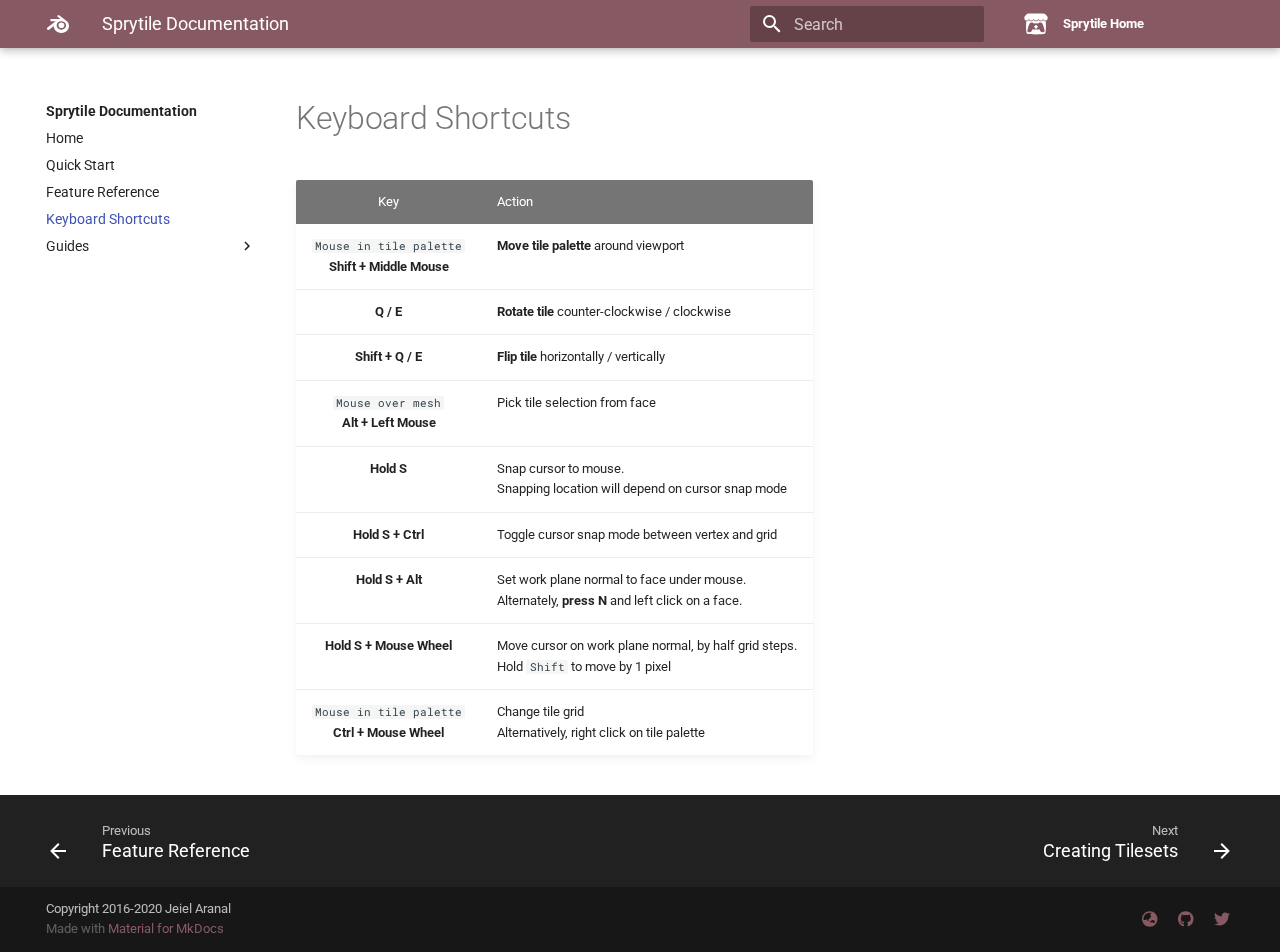
<file: shortcuts/index.html>
<!doctype html>
<html lang="en" class="no-js">
  <head>
    
      <meta charset="utf-8">
      <meta name="viewport" content="width=device-width,initial-scale=1">
      
        <meta name="description" content="A tile map editor for Blender">
      
      
        <link rel="canonical" href="http://docs.sprytile.xyz/shortcuts/">
      
      
        <meta name="author" content="Jeiel Aranal">
      
      <link rel="shortcut icon" href="../assets/images/favicon.png">
      <meta name="generator" content="mkdocs-1.1.2, mkdocs-material-6.0.1">
    
    
      
        <title>Keyboard Shortcuts - Sprytile Documentation</title>
      
    
    
      <link rel="stylesheet" href="../assets/stylesheets/main.38780c08.min.css">
      
        
        <link rel="stylesheet" href="../assets/stylesheets/palette.3f72e892.min.css">
        
      
    
    
    
      
        
        <link href="https://fonts.gstatic.com" rel="preconnect" crossorigin>
        <link rel="stylesheet" href="https://fonts.googleapis.com/css?family=Roboto:300,400,400i,700%7CRoboto+Mono&display=fallback">
        <style>body,input{font-family:"Roboto",-apple-system,BlinkMacSystemFont,Helvetica,Arial,sans-serif}code,kbd,pre{font-family:"Roboto Mono",SFMono-Regular,Consolas,Menlo,monospace}</style>
      
    
    
    
      <link rel="stylesheet" href="../stylesheets/extra.css">
    
    
      
    
    
  </head>
  
  
    
    
    
    
    
    <body dir="ltr" data-md-color-scheme="" data-md-color-primary="none" data-md-color-accent="none">
      
  
    <input class="md-toggle" data-md-toggle="drawer" type="checkbox" id="__drawer" autocomplete="off">
    <input class="md-toggle" data-md-toggle="search" type="checkbox" id="__search" autocomplete="off">
    <label class="md-overlay" for="__drawer"></label>
    <div data-md-component="skip">
      
        
        <a href="#keyboard-shortcuts" class="md-skip">
          Skip to content
        </a>
      
    </div>
    <div data-md-component="announce">
      
    </div>
    
      <header class="md-header" data-md-component="header">
  <nav class="md-header-nav md-grid" aria-label="Header">
    <a href="http://docs.sprytile.xyz" title="Sprytile Documentation" class="md-header-nav__button md-logo" aria-label="Sprytile Documentation">
      
  
  <svg xmlns="http://www.w3.org/2000/svg" viewBox="0 0 24 24"><path d="M12.58 3.12v.01c-.31 0-.62.09-.87.26-.5.35-.56.93-.11 1.3L14.46 7l-8.73.03h-.01C5 7.03 4.3 7.5 4.16 8.1c-.16.61.34 1.12 1.1 1.12l4.43-.01-7.93 6.09c-.76.57-.99 1.52-.52 2.12.48.61 1.49.61 2.26 0l4.3-3.53s-.07.48-.06.76c0 .29.1.85.23 1.28.29.93.78 1.78 1.46 2.53.7.77 1.57 1.39 2.57 1.83 1.03.47 2.17.71 3.34.71 1.16 0 2.31-.25 3.35-.72 1-.44 1.86-1.07 2.56-1.84.68-.75 1.17-1.61 1.46-2.53.14-.47.23-.94.29-1.41 0-.47 0-.94-.06-1.41-.13-.91-.44-1.77-.94-2.55-.44-.71-1-1.34-1.69-1.87l-6.89-5.29a1.42 1.42 0 00-.84-.26m2.76 6.09c1.16 0 2.25.38 3.12 1.08.44.36.79.78 1.04 1.25.27.46.44 1.01.5 1.57.04.56-.04 1.12-.23 1.66-.2.54-.52 1.04-.95 1.49-.89.9-2.13 1.42-3.48 1.42-1.34 0-2.59-.51-3.48-1.41-.43-.44-.75-.95-.95-1.49a3.89 3.89 0 01-.22-1.66c.05-.56.22-1.09.48-1.57.26-.47.62-.89 1.06-1.25.86-.71 1.96-1.09 3.11-1.09m.1 1.4c-.78 0-1.5.28-2.03.73-.54.46-.91 1.1-.94 1.84-.04.75.26 1.45.79 1.97.54.53 1.32.85 2.18.85.86 0 1.63-.32 2.18-.85.53-.52.83-1.22.79-1.97-.04-.74-.41-1.38-.94-1.84-.53-.45-1.25-.73-2.03-.73z"/></svg>

    </a>
    <label class="md-header-nav__button md-icon" for="__drawer">
      <svg xmlns="http://www.w3.org/2000/svg" viewBox="0 0 24 24"><path d="M3 6h18v2H3V6m0 5h18v2H3v-2m0 5h18v2H3v-2z"/></svg>
    </label>
    <div class="md-header-nav__title" data-md-component="header-title">
      
        <div class="md-header-nav__ellipsis">
          <span class="md-header-nav__topic md-ellipsis">
            Sprytile Documentation
          </span>
          <span class="md-header-nav__topic md-ellipsis">
            
              Keyboard Shortcuts
            
          </span>
        </div>
      
    </div>
    
      <label class="md-header-nav__button md-icon" for="__search">
        <svg xmlns="http://www.w3.org/2000/svg" viewBox="0 0 24 24"><path d="M9.5 3A6.5 6.5 0 0116 9.5c0 1.61-.59 3.09-1.56 4.23l.27.27h.79l5 5-1.5 1.5-5-5v-.79l-.27-.27A6.516 6.516 0 019.5 16 6.5 6.5 0 013 9.5 6.5 6.5 0 019.5 3m0 2C7 5 5 7 5 9.5S7 14 9.5 14 14 12 14 9.5 12 5 9.5 5z"/></svg>
      </label>
      
<div class="md-search" data-md-component="search" role="dialog">
  <label class="md-search__overlay" for="__search"></label>
  <div class="md-search__inner" role="search">
    <form class="md-search__form" name="search">
      <input type="text" class="md-search__input" name="query" aria-label="Search" placeholder="Search" autocapitalize="off" autocorrect="off" autocomplete="off" spellcheck="false" data-md-component="search-query" data-md-state="active">
      <label class="md-search__icon md-icon" for="__search">
        <svg xmlns="http://www.w3.org/2000/svg" viewBox="0 0 24 24"><path d="M9.5 3A6.5 6.5 0 0116 9.5c0 1.61-.59 3.09-1.56 4.23l.27.27h.79l5 5-1.5 1.5-5-5v-.79l-.27-.27A6.516 6.516 0 019.5 16 6.5 6.5 0 013 9.5 6.5 6.5 0 019.5 3m0 2C7 5 5 7 5 9.5S7 14 9.5 14 14 12 14 9.5 12 5 9.5 5z"/></svg>
        <svg xmlns="http://www.w3.org/2000/svg" viewBox="0 0 24 24"><path d="M20 11v2H8l5.5 5.5-1.42 1.42L4.16 12l7.92-7.92L13.5 5.5 8 11h12z"/></svg>
      </label>
      <button type="reset" class="md-search__icon md-icon" aria-label="Clear" data-md-component="search-reset" tabindex="-1">
        <svg xmlns="http://www.w3.org/2000/svg" viewBox="0 0 24 24"><path d="M19 6.41L17.59 5 12 10.59 6.41 5 5 6.41 10.59 12 5 17.59 6.41 19 12 13.41 17.59 19 19 17.59 13.41 12 19 6.41z"/></svg>
      </button>
    </form>
    <div class="md-search__output">
      <div class="md-search__scrollwrap" data-md-scrollfix>
        <div class="md-search-result" data-md-component="search-result">
          <div class="md-search-result__meta">
            Initializing search
          </div>
          <ol class="md-search-result__list"></ol>
        </div>
      </div>
    </div>
  </div>
</div>
    
    
      <div class="md-header-nav__source">
        
<a href="http://itch.sprytile.xyz" title="Go to repository" class="md-source">
  <div class="md-source__icon md-icon">
    
    <svg xmlns="http://www.w3.org/2000/svg" viewBox="0 0 512 512"><path d="M71.92 34.77C50.2 47.67 7.4 96.84 7 109.73v21.34c0 27.06 25.29 50.84 48.25 50.84 27.57 0 50.54-22.85 50.54-50 0 27.12 22.18 50 49.76 50s49-22.85 49-50c0 27.12 23.59 50 51.16 50h.5c27.57 0 51.16-22.85 51.16-50 0 27.12 21.47 50 49 50s49.76-22.85 49.76-50c0 27.12 23 50 50.54 50 23 0 48.25-23.78 48.25-50.84v-21.34c-.4-12.9-43.2-62.07-64.92-75C372.56 32.4 325.76 32 256 32S91.14 33.1 71.92 34.77zm132.32 134.39c-22 38.4-77.9 38.71-99.85.25-13.17 23.14-43.17 32.07-56 27.66-3.87 40.15-13.67 237.13 17.73 269.15 80 18.67 302.08 18.12 379.76 0 31.65-32.27 21.32-232 17.75-269.15-12.92 4.44-42.88-4.6-56-27.66-22 38.52-77.85 38.1-99.85-.24-7.1 12.49-23.05 28.94-51.76 28.94a57.54 57.54 0 01-51.75-28.94zm-41.58 53.77c16.47 0 31.09 0 49.22 19.78a436.91 436.91 0 0188.18 0C318.22 223 332.85 223 349.31 223c52.33 0 65.22 77.53 83.87 144.45 17.26 62.15-5.52 63.67-33.95 63.73-42.15-1.57-65.49-32.18-65.49-62.79-39.25 6.43-101.93 8.79-155.55 0 0 30.61-23.34 61.22-65.49 62.79-28.42-.06-51.2-1.58-33.94-63.73 18.67-67 31.56-144.45 83.88-144.45zM256 270.79s-44.38 40.77-52.35 55.21l29-1.17v25.32c0 1.55 21.34.16 23.33.16 11.65.54 23.31 1 23.31-.16v-25.28l29 1.17c-8-14.48-52.35-55.24-52.35-55.24z"/></svg>
  </div>
  <div class="md-source__repository">
    Sprytile Home
  </div>
</a>
      </div>
    
  </nav>
</header>
    
    <div class="md-container" data-md-component="container">
      
      
        
      
      <main class="md-main" data-md-component="main">
        <div class="md-main__inner md-grid">
          
            
              <div class="md-sidebar md-sidebar--primary" data-md-component="navigation">
                <div class="md-sidebar__scrollwrap">
                  <div class="md-sidebar__inner">
                    <nav class="md-nav md-nav--primary" aria-label="Navigation" data-md-level="0">
  <label class="md-nav__title" for="__drawer">
    <a href="http://docs.sprytile.xyz" title="Sprytile Documentation" class="md-nav__button md-logo" aria-label="Sprytile Documentation">
      
  
  <svg xmlns="http://www.w3.org/2000/svg" viewBox="0 0 24 24"><path d="M12.58 3.12v.01c-.31 0-.62.09-.87.26-.5.35-.56.93-.11 1.3L14.46 7l-8.73.03h-.01C5 7.03 4.3 7.5 4.16 8.1c-.16.61.34 1.12 1.1 1.12l4.43-.01-7.93 6.09c-.76.57-.99 1.52-.52 2.12.48.61 1.49.61 2.26 0l4.3-3.53s-.07.48-.06.76c0 .29.1.85.23 1.28.29.93.78 1.78 1.46 2.53.7.77 1.57 1.39 2.57 1.83 1.03.47 2.17.71 3.34.71 1.16 0 2.31-.25 3.35-.72 1-.44 1.86-1.07 2.56-1.84.68-.75 1.17-1.61 1.46-2.53.14-.47.23-.94.29-1.41 0-.47 0-.94-.06-1.41-.13-.91-.44-1.77-.94-2.55-.44-.71-1-1.34-1.69-1.87l-6.89-5.29a1.42 1.42 0 00-.84-.26m2.76 6.09c1.16 0 2.25.38 3.12 1.08.44.36.79.78 1.04 1.25.27.46.44 1.01.5 1.57.04.56-.04 1.12-.23 1.66-.2.54-.52 1.04-.95 1.49-.89.9-2.13 1.42-3.48 1.42-1.34 0-2.59-.51-3.48-1.41-.43-.44-.75-.95-.95-1.49a3.89 3.89 0 01-.22-1.66c.05-.56.22-1.09.48-1.57.26-.47.62-.89 1.06-1.25.86-.71 1.96-1.09 3.11-1.09m.1 1.4c-.78 0-1.5.28-2.03.73-.54.46-.91 1.1-.94 1.84-.04.75.26 1.45.79 1.97.54.53 1.32.85 2.18.85.86 0 1.63-.32 2.18-.85.53-.52.83-1.22.79-1.97-.04-.74-.41-1.38-.94-1.84-.53-.45-1.25-.73-2.03-.73z"/></svg>

    </a>
    Sprytile Documentation
  </label>
  
    <div class="md-nav__source">
      
<a href="http://itch.sprytile.xyz" title="Go to repository" class="md-source">
  <div class="md-source__icon md-icon">
    
    <svg xmlns="http://www.w3.org/2000/svg" viewBox="0 0 512 512"><path d="M71.92 34.77C50.2 47.67 7.4 96.84 7 109.73v21.34c0 27.06 25.29 50.84 48.25 50.84 27.57 0 50.54-22.85 50.54-50 0 27.12 22.18 50 49.76 50s49-22.85 49-50c0 27.12 23.59 50 51.16 50h.5c27.57 0 51.16-22.85 51.16-50 0 27.12 21.47 50 49 50s49.76-22.85 49.76-50c0 27.12 23 50 50.54 50 23 0 48.25-23.78 48.25-50.84v-21.34c-.4-12.9-43.2-62.07-64.92-75C372.56 32.4 325.76 32 256 32S91.14 33.1 71.92 34.77zm132.32 134.39c-22 38.4-77.9 38.71-99.85.25-13.17 23.14-43.17 32.07-56 27.66-3.87 40.15-13.67 237.13 17.73 269.15 80 18.67 302.08 18.12 379.76 0 31.65-32.27 21.32-232 17.75-269.15-12.92 4.44-42.88-4.6-56-27.66-22 38.52-77.85 38.1-99.85-.24-7.1 12.49-23.05 28.94-51.76 28.94a57.54 57.54 0 01-51.75-28.94zm-41.58 53.77c16.47 0 31.09 0 49.22 19.78a436.91 436.91 0 0188.18 0C318.22 223 332.85 223 349.31 223c52.33 0 65.22 77.53 83.87 144.45 17.26 62.15-5.52 63.67-33.95 63.73-42.15-1.57-65.49-32.18-65.49-62.79-39.25 6.43-101.93 8.79-155.55 0 0 30.61-23.34 61.22-65.49 62.79-28.42-.06-51.2-1.58-33.94-63.73 18.67-67 31.56-144.45 83.88-144.45zM256 270.79s-44.38 40.77-52.35 55.21l29-1.17v25.32c0 1.55 21.34.16 23.33.16 11.65.54 23.31 1 23.31-.16v-25.28l29 1.17c-8-14.48-52.35-55.24-52.35-55.24z"/></svg>
  </div>
  <div class="md-source__repository">
    Sprytile Home
  </div>
</a>
    </div>
  
  <ul class="md-nav__list" data-md-scrollfix>
    
      
      
      


  <li class="md-nav__item">
    <a href=".." title="Home" class="md-nav__link">
      Home
    </a>
  </li>

    
      
      
      


  <li class="md-nav__item">
    <a href="../quick-start/" title="Quick Start" class="md-nav__link">
      Quick Start
    </a>
  </li>

    
      
      
      


  <li class="md-nav__item">
    <a href="../feature-reference/" title="Feature Reference" class="md-nav__link">
      Feature Reference
    </a>
  </li>

    
      
      
      

  


  <li class="md-nav__item md-nav__item--active">
    
    <input class="md-nav__toggle md-toggle" data-md-toggle="toc" type="checkbox" id="__toc">
    
      
    
    
    <a href="./" title="Keyboard Shortcuts" class="md-nav__link md-nav__link--active">
      Keyboard Shortcuts
    </a>
    
  </li>

    
      
      
      


  <li class="md-nav__item md-nav__item--nested">
    
      <input class="md-nav__toggle md-toggle" data-md-toggle="nav-5" type="checkbox" id="nav-5">
    
    <label class="md-nav__link" for="nav-5">
      Guides
      <span class="md-nav__icon md-icon"></span>
    </label>
    <nav class="md-nav" aria-label="Guides" data-md-level="1">
      <label class="md-nav__title" for="nav-5">
        <span class="md-nav__icon md-icon"></span>
        Guides
      </label>
      <ul class="md-nav__list" data-md-scrollfix>
        
        
          
          
          


  <li class="md-nav__item">
    <a href="../creating-tilesets/" title="Creating Tilesets" class="md-nav__link">
      Creating Tilesets
    </a>
  </li>

        
          
          
          


  <li class="md-nav__item">
    <a href="../using-tilesets/" title="Using Tilesets" class="md-nav__link">
      Using Tilesets
    </a>
  </li>

        
          
          
          


  <li class="md-nav__item">
    <a href="../sketchfab/" title="Sketchfab Export" class="md-nav__link">
      Sketchfab Export
    </a>
  </li>

        
          
          
          


  <li class="md-nav__item">
    <a href="../unity-settings/" title="Unity Settings" class="md-nav__link">
      Unity Settings
    </a>
  </li>

        
      </ul>
    </nav>
  </li>

    
  </ul>
</nav>
                  </div>
                </div>
              </div>
            
            
              <div class="md-sidebar md-sidebar--secondary" data-md-component="toc">
                <div class="md-sidebar__scrollwrap">
                  <div class="md-sidebar__inner">
                    
<nav class="md-nav md-nav--secondary" aria-label="Table of contents">
  
  
    
  
  
</nav>
                  </div>
                </div>
              </div>
            
          
          <div class="md-content">
            <article class="md-content__inner md-typeset">
              
                
                
                <h1 id="keyboard-shortcuts">Keyboard Shortcuts</h1>
<table>
<thead>
<tr>
<th align="center">Key</th>
<th align="left">Action</th>
</tr>
</thead>
<tbody>
<tr>
<td align="center"><code>Mouse in tile palette</code><br/><strong>Shift + Middle Mouse</strong></td>
<td align="left"><strong>Move tile palette</strong> around viewport</td>
</tr>
<tr>
<td align="center"><strong>Q / E</strong></td>
<td align="left"><strong>Rotate tile</strong> counter-clockwise / clockwise</td>
</tr>
<tr>
<td align="center"><strong>Shift + Q / E</strong></td>
<td align="left"><strong>Flip tile</strong> horizontally / vertically</td>
</tr>
<tr>
<td align="center"><code>Mouse over mesh</code><br/><strong>Alt + Left Mouse</strong></td>
<td align="left">Pick tile selection from face</td>
</tr>
<tr>
<td align="center"><strong>Hold S</strong></td>
<td align="left">Snap cursor to mouse.<br/>Snapping location will depend on cursor snap mode</td>
</tr>
<tr>
<td align="center"><strong>Hold S + Ctrl</strong></td>
<td align="left">Toggle cursor snap mode between vertex and grid</td>
</tr>
<tr>
<td align="center"><strong>Hold S + Alt</strong></td>
<td align="left">Set work plane normal to face under mouse.<br/>Alternately, <strong>press N</strong> and left click on a face.</td>
</tr>
<tr>
<td align="center"><strong>Hold S + Mouse Wheel</strong></td>
<td align="left">Move cursor on work plane normal, by half grid steps.<br/>Hold <code>Shift</code> to move by 1 pixel</td>
</tr>
<tr>
<td align="center"><code>Mouse in tile palette</code><br/><strong>Ctrl + Mouse Wheel</strong></td>
<td align="left">Change tile grid<br/>Alternatively, right click on tile palette</td>
</tr>
</tbody>
</table>
                
              
              
                


              
            </article>
          </div>
        </div>
      </main>
      
        
<footer class="md-footer">
  
    <div class="md-footer-nav">
      <nav class="md-footer-nav__inner md-grid" aria-label="Footer">
        
          <a href="../feature-reference/" title="Feature Reference" class="md-footer-nav__link md-footer-nav__link--prev" rel="prev">
            <div class="md-footer-nav__button md-icon">
              <svg xmlns="http://www.w3.org/2000/svg" viewBox="0 0 24 24"><path d="M20 11v2H8l5.5 5.5-1.42 1.42L4.16 12l7.92-7.92L13.5 5.5 8 11h12z"/></svg>
            </div>
            <div class="md-footer-nav__title">
              <div class="md-ellipsis">
                <span class="md-footer-nav__direction">
                  Previous
                </span>
                Feature Reference
              </div>
            </div>
          </a>
        
        
          <a href="../creating-tilesets/" title="Creating Tilesets" class="md-footer-nav__link md-footer-nav__link--next" rel="next">
            <div class="md-footer-nav__title">
              <div class="md-ellipsis">
                <span class="md-footer-nav__direction">
                  Next
                </span>
                Creating Tilesets
              </div>
            </div>
            <div class="md-footer-nav__button md-icon">
              <svg xmlns="http://www.w3.org/2000/svg" viewBox="0 0 24 24"><path d="M4 11v2h12l-5.5 5.5 1.42 1.42L19.84 12l-7.92-7.92L10.5 5.5 16 11H4z"/></svg>
            </div>
          </a>
        
      </nav>
    </div>
  
  <div class="md-footer-meta md-typeset">
    <div class="md-footer-meta__inner md-grid">
      <div class="md-footer-copyright">
        
          <div class="md-footer-copyright__highlight">
            Copyright 2016-2020 Jeiel Aranal
          </div>
        
        Made with
        <a href="https://squidfunk.github.io/mkdocs-material/" target="_blank" rel="noopener">
          Material for MkDocs
        </a>
      </div>
      
  <div class="md-footer-social">
    
      
      
        
        
      
      <a href="https://chemikhazi.itch.io/sprytile" target="_blank" rel="noopener" title="chemikhazi.itch.io" class="md-footer-social__link">
        <svg xmlns="http://www.w3.org/2000/svg" viewBox="0 0 496 512"><path d="M248 8C111.03 8 0 119.03 0 256s111.03 248 248 248 248-111.03 248-248S384.97 8 248 8zm-11.34 240.23c-2.89 4.82-8.1 7.77-13.72 7.77h-.31c-4.24 0-8.31 1.69-11.31 4.69l-5.66 5.66c-3.12 3.12-3.12 8.19 0 11.31l5.66 5.66c3 3 4.69 7.07 4.69 11.31V304c0 8.84-7.16 16-16 16h-6.11c-6.06 0-11.6-3.42-14.31-8.85l-22.62-45.23c-2.44-4.88-8.95-5.94-12.81-2.08l-19.47 19.46c-3 3-7.07 4.69-11.31 4.69H50.81C49.12 277.55 48 266.92 48 256c0-110.28 89.72-200 200-200 21.51 0 42.2 3.51 61.63 9.82l-50.16 38.53c-5.11 3.41-4.63 11.06.86 13.81l10.83 5.41c5.42 2.71 8.84 8.25 8.84 14.31V216c0 4.42-3.58 8-8 8h-3.06c-3.03 0-5.8-1.71-7.15-4.42-1.56-3.12-5.96-3.29-7.76-.3l-17.37 28.95zM408 358.43c0 4.24-1.69 8.31-4.69 11.31l-9.57 9.57c-3 3-7.07 4.69-11.31 4.69h-15.16c-4.24 0-8.31-1.69-11.31-4.69l-13.01-13.01a26.767 26.767 0 00-25.42-7.04l-21.27 5.32c-1.27.32-2.57.48-3.88.48h-10.34c-4.24 0-8.31-1.69-11.31-4.69l-11.91-11.91a8.008 8.008 0 01-2.34-5.66v-10.2c0-3.27 1.99-6.21 5.03-7.43l39.34-15.74c1.98-.79 3.86-1.82 5.59-3.05l23.71-16.89a7.978 7.978 0 014.64-1.48h12.09c3.23 0 6.15 1.94 7.39 4.93l5.35 12.85a4 4 0 003.69 2.46h3.8c1.78 0 3.35-1.18 3.84-2.88l4.2-14.47c.5-1.71 2.06-2.88 3.84-2.88h6.06c2.21 0 4 1.79 4 4v12.93c0 2.12.84 4.16 2.34 5.66l11.91 11.91c3 3 4.69 7.07 4.69 11.31v24.6z"/></svg>
      </a>
    
      
      
        
        
      
      <a href="https://github.com/chemikhazi" target="_blank" rel="noopener" title="github.com" class="md-footer-social__link">
        <svg xmlns="http://www.w3.org/2000/svg" viewBox="0 0 496 512"><path d="M165.9 397.4c0 2-2.3 3.6-5.2 3.6-3.3.3-5.6-1.3-5.6-3.6 0-2 2.3-3.6 5.2-3.6 3-.3 5.6 1.3 5.6 3.6zm-31.1-4.5c-.7 2 1.3 4.3 4.3 4.9 2.6 1 5.6 0 6.2-2s-1.3-4.3-4.3-5.2c-2.6-.7-5.5.3-6.2 2.3zm44.2-1.7c-2.9.7-4.9 2.6-4.6 4.9.3 2 2.9 3.3 5.9 2.6 2.9-.7 4.9-2.6 4.6-4.6-.3-1.9-3-3.2-5.9-2.9zM244.8 8C106.1 8 0 113.3 0 252c0 110.9 69.8 205.8 169.5 239.2 12.8 2.3 17.3-5.6 17.3-12.1 0-6.2-.3-40.4-.3-61.4 0 0-70 15-84.7-29.8 0 0-11.4-29.1-27.8-36.6 0 0-22.9-15.7 1.6-15.4 0 0 24.9 2 38.6 25.8 21.9 38.6 58.6 27.5 72.9 20.9 2.3-16 8.8-27.1 16-33.7-55.9-6.2-112.3-14.3-112.3-110.5 0-27.5 7.6-41.3 23.6-58.9-2.6-6.5-11.1-33.3 2.6-67.9 20.9-6.5 69 27 69 27 20-5.6 41.5-8.5 62.8-8.5s42.8 2.9 62.8 8.5c0 0 48.1-33.6 69-27 13.7 34.7 5.2 61.4 2.6 67.9 16 17.7 25.8 31.5 25.8 58.9 0 96.5-58.9 104.2-114.8 110.5 9.2 7.9 17 22.9 17 46.4 0 33.7-.3 75.4-.3 83.6 0 6.5 4.6 14.4 17.3 12.1C428.2 457.8 496 362.9 496 252 496 113.3 383.5 8 244.8 8zM97.2 352.9c-1.3 1-1 3.3.7 5.2 1.6 1.6 3.9 2.3 5.2 1 1.3-1 1-3.3-.7-5.2-1.6-1.6-3.9-2.3-5.2-1zm-10.8-8.1c-.7 1.3.3 2.9 2.3 3.9 1.6 1 3.6.7 4.3-.7.7-1.3-.3-2.9-2.3-3.9-2-.6-3.6-.3-4.3.7zm32.4 35.6c-1.6 1.3-1 4.3 1.3 6.2 2.3 2.3 5.2 2.6 6.5 1 1.3-1.3.7-4.3-1.3-6.2-2.2-2.3-5.2-2.6-6.5-1zm-11.4-14.7c-1.6 1-1.6 3.6 0 5.9 1.6 2.3 4.3 3.3 5.6 2.3 1.6-1.3 1.6-3.9 0-6.2-1.4-2.3-4-3.3-5.6-2z"/></svg>
      </a>
    
      
      
        
        
      
      <a href="https://twitter.com/jeielvtx" target="_blank" rel="noopener" title="twitter.com" class="md-footer-social__link">
        <svg xmlns="http://www.w3.org/2000/svg" viewBox="0 0 512 512"><path d="M459.37 151.716c.325 4.548.325 9.097.325 13.645 0 138.72-105.583 298.558-298.558 298.558-59.452 0-114.68-17.219-161.137-47.106 8.447.974 16.568 1.299 25.34 1.299 49.055 0 94.213-16.568 130.274-44.832-46.132-.975-84.792-31.188-98.112-72.772 6.498.974 12.995 1.624 19.818 1.624 9.421 0 18.843-1.3 27.614-3.573-48.081-9.747-84.143-51.98-84.143-102.985v-1.299c13.969 7.797 30.214 12.67 47.431 13.319-28.264-18.843-46.781-51.005-46.781-87.391 0-19.492 5.197-37.36 14.294-52.954 51.655 63.675 129.3 105.258 216.365 109.807-1.624-7.797-2.599-15.918-2.599-24.04 0-57.828 46.782-104.934 104.934-104.934 30.213 0 57.502 12.67 76.67 33.137 23.715-4.548 46.456-13.32 66.599-25.34-7.798 24.366-24.366 44.833-46.132 57.827 21.117-2.273 41.584-8.122 60.426-16.243-14.292 20.791-32.161 39.308-52.628 54.253z"/></svg>
      </a>
    
  </div>

    </div>
  </div>
</footer>
      
    </div>
    
      <script src="../assets/javascripts/vendor.77e55a48.min.js"></script>
      <script src="../assets/javascripts/bundle.aa3f9871.min.js"></script><script id="__lang" type="application/json">{"clipboard.copy": "Copy to clipboard", "clipboard.copied": "Copied to clipboard", "search.config.lang": "en", "search.config.pipeline": "trimmer, stopWordFilter", "search.config.separator": "[\\s\\-]+", "search.result.placeholder": "Type to start searching", "search.result.none": "No matching documents", "search.result.one": "1 matching document", "search.result.other": "# matching documents", "search.result.more.one": "1 more on this page", "search.result.more.other": "# more on this page", "search.result.term.missing": "Missing"}</script>
      
      <script>
        app = initialize({
          base: "..",
          features: [],
          search: Object.assign({
            worker: "../assets/javascripts/worker/search.4ac00218.min.js"
          }, typeof search !== "undefined" && search)
        })
      </script>
      
    
  </body>
</html>
</file>
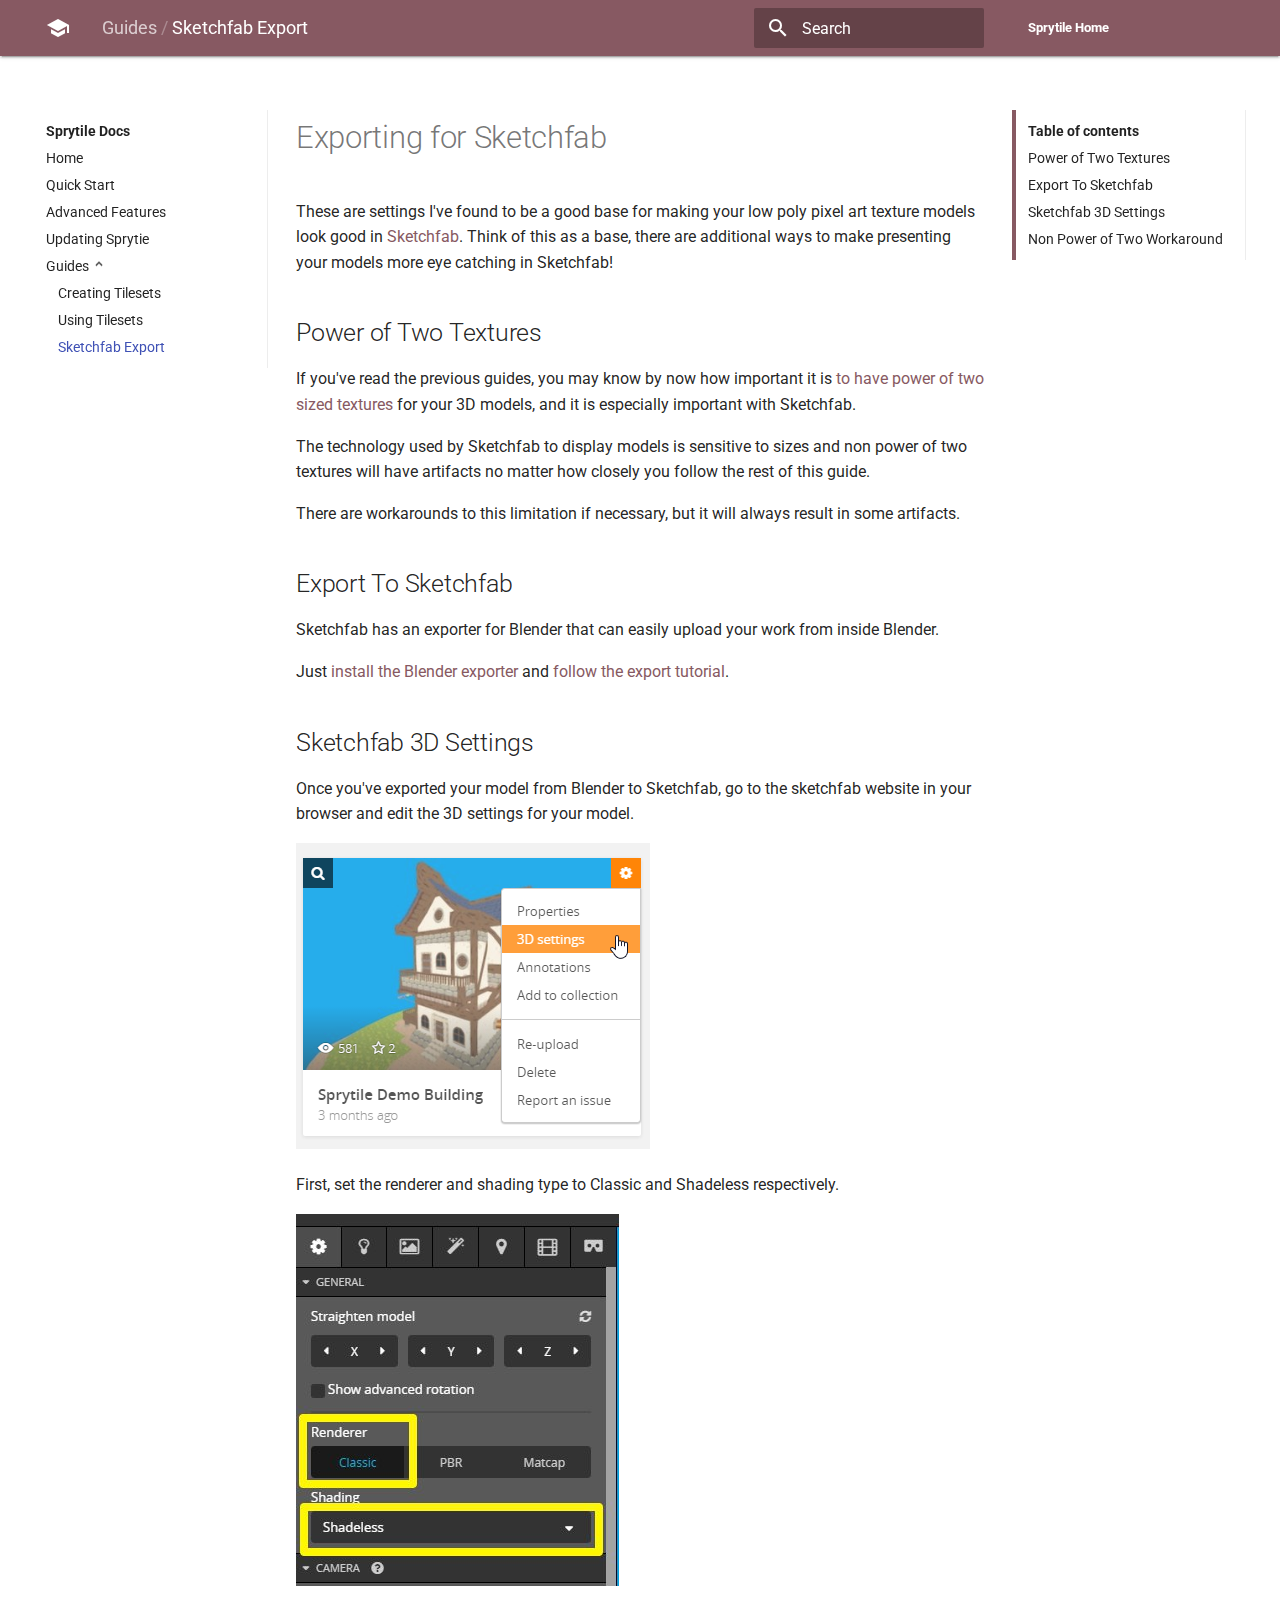
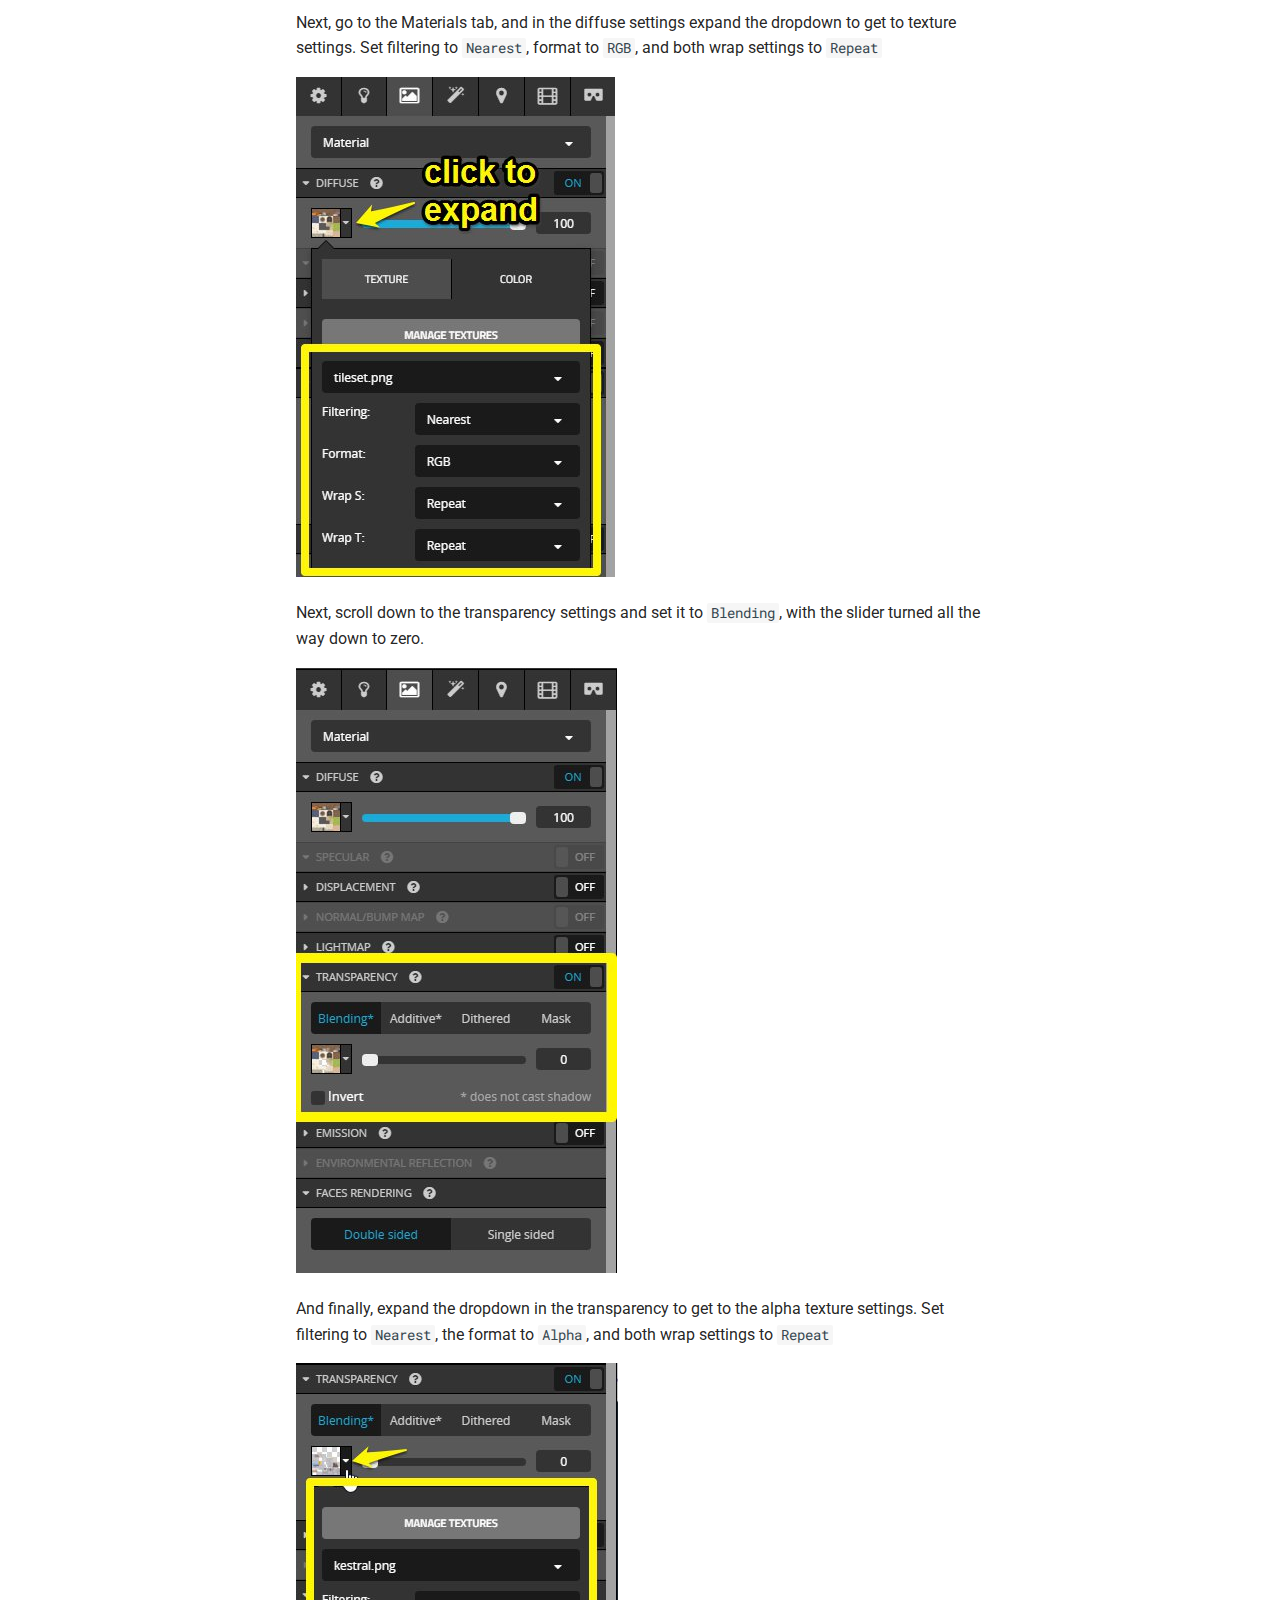
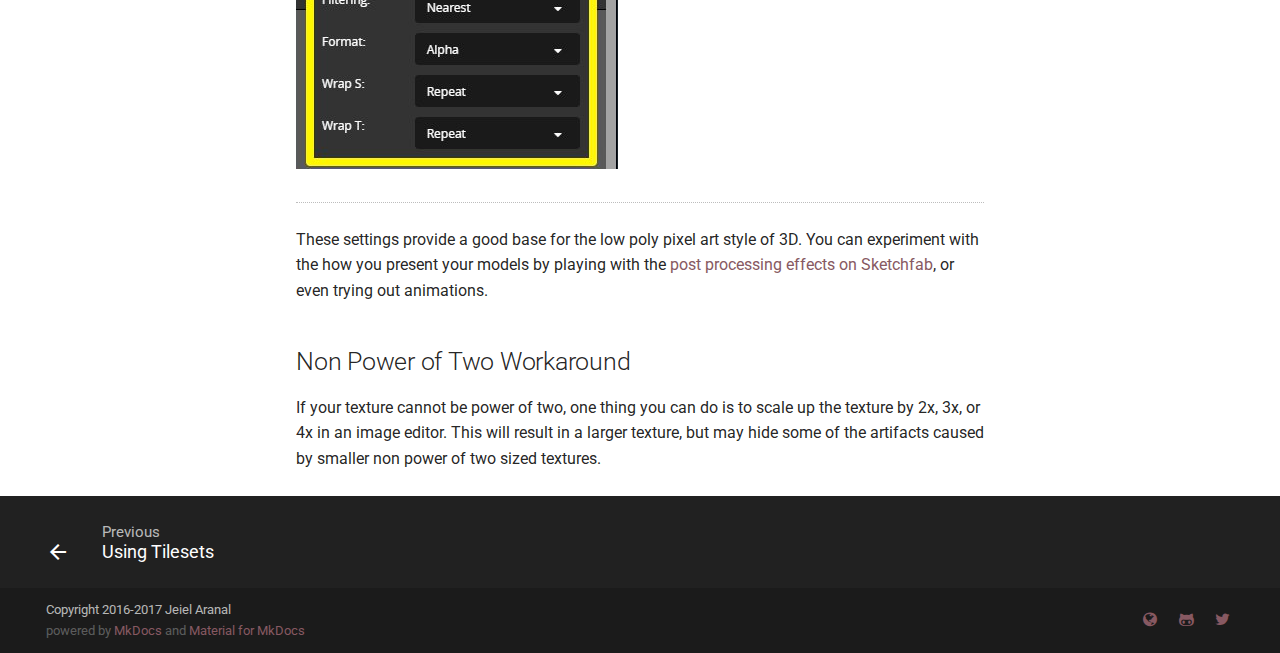
<file: sketchfab/index.html>
<!DOCTYPE html>
<html lang="en" class="no-js">
  <head>
    
      <meta charset="utf-8">
      <meta name="viewport" content="width=device-width,initial-scale=1">
      <meta http-equiv="x-ua-compatible" content="ie=edge">
      
        <meta name="description" content="A tile map editor for Blender">
      
      
        <link rel="canonical" href="http://docs.sprytile.xyz/sketchfab/">
      
      
        <meta name="author" content="Jeiel Aranal">
      
      
        <link rel="shortcut icon" href="../assets/images/favicon.png">
      
      <meta name="generator" content="mkdocs-0.16.3, mkdocs-material-1.10.1">
    
    
      
        <title>Sketchfab Export - Sprytile Docs</title>
      
    
    
      <script src="../assets/javascripts/modernizr-e826f8942a.js"></script>
    
    
      <link rel="stylesheet" href="../assets/stylesheets/application-a20f419c8e.css">
      
        <link rel="stylesheet" href="../assets/stylesheets/application-23f75ab9c7.palette.css">
      
    
    
      
        
        
        
        <link rel="stylesheet" href="https://fonts.googleapis.com/css?family=Roboto:300,400,400i,700|Roboto+Mono">
        <style>body,input{font-family:"Roboto","Helvetica Neue",Helvetica,Arial,sans-serif}code,kbd,pre{font-family:"Roboto Mono","Courier New",Courier,monospace}</style>
      
      <link rel="stylesheet" href="https://fonts.googleapis.com/icon?family=Material+Icons">
    
    
      <link rel="stylesheet" href="../stylesheets/extra.css">
    
    
  </head>
  
  
  
  
    <body data-md-color-primary="indigo" data-md-color-accent="light-blue">
  
    <svg class="md-svg">
      <defs>
        
        
      </defs>
    </svg>
    <input class="md-toggle" data-md-toggle="drawer" type="checkbox" id="drawer">
    <input class="md-toggle" data-md-toggle="search" type="checkbox" id="search">
    <label class="md-overlay" data-md-component="overlay" for="drawer"></label>
    
      <header class="md-header" data-md-component="header">
  <nav class="md-header-nav md-grid">
    <div class="md-flex">
      <div class="md-flex__cell md-flex__cell--shrink">
        <a href="http://docs.sprytile.xyz" title="Sprytile Docs" class="md-header-nav__button md-logo">
          
            <i class="md-icon md-icon--home"></i>
          
        </a>
      </div>
      <div class="md-flex__cell md-flex__cell--shrink">
        <label class="md-icon md-icon--menu md-header-nav__button" for="drawer"></label>
      </div>
      <div class="md-flex__cell md-flex__cell--stretch">
        <span class="md-flex__ellipsis md-header-nav__title">
          
            
              
                <span class="md-header-nav__parent">
                  Guides
                </span>
              
            
            Sketchfab Export
          
        </span>
      </div>
      <div class="md-flex__cell md-flex__cell--shrink">
        
          <label class="md-icon md-icon--search md-header-nav__button" for="search"></label>
          
<div class="md-search" data-md-component="search" role="dialog">
  <label class="md-search__overlay" for="search"></label>
  <div class="md-search__inner">
    <form class="md-search__form" name="search">
      <input type="text" class="md-search__input" name="query" required placeholder="Search" autocapitalize="off" autocorrect="off" autocomplete="off" spellcheck="false" data-md-component="query">
      <label class="md-icon md-search__icon" for="search"></label>
      <button type="reset" class="md-icon md-search__icon" data-md-component="reset">&#xE5CD;</button>
    </form>
    <div class="md-search__output">
      <div class="md-search__scrollwrap" data-md-scrollfix>
        <div class="md-search-result" data-md-component="result" data-md-lang-search="" data-md-lang-tokenizer="[\s\-]+">
          <div class="md-search-result__meta" data-md-lang-result-none="No matching documents" data-md-lang-result-one="1 matching document" data-md-lang-result-other="# matching documents">
            Type to start searching
          </div>
          <ol class="md-search-result__list"></ol>
        </div>
      </div>
    </div>
  </div>
</div>
        
      </div>
      
        <div class="md-flex__cell md-flex__cell--shrink">
          <div class="md-header-nav__source">
            


  


  <a href="http://itch.sprytile.xyz" title="Go to repository" class="md-source" data-md-source="">
    
    <div class="md-source__repository">
      Sprytile Home
    </div>
  </a>

          </div>
        </div>
      
    </div>
  </nav>
</header>
    
    <div class="md-container">
      
      
      <main class="md-main">
        <div class="md-main__inner md-grid" data-md-component="container">
          
            
              <div class="md-sidebar md-sidebar--primary" data-md-component="navigation">
                <div class="md-sidebar__scrollwrap">
                  <div class="md-sidebar__inner">
                    <nav class="md-nav md-nav--primary" data-md-level="0">
  <label class="md-nav__title md-nav__title--site" for="drawer">
    <div class="md-nav__button md-logo">
      
        <i class="md-icon md-icon--home"></i>
      
    </div>
    Sprytile Docs
  </label>
  
    <div class="md-nav__source">
      


  


  <a href="http://itch.sprytile.xyz" title="Go to repository" class="md-source" data-md-source="">
    
    <div class="md-source__repository">
      Sprytile Home
    </div>
  </a>

    </div>
  
  <ul class="md-nav__list" data-md-scrollfix>
    
      
      
      


  <li class="md-nav__item">
    <a href=".." title="Home" class="md-nav__link">
      Home
    </a>
  </li>

    
      
      
      


  <li class="md-nav__item">
    <a href="../quick-start/" title="Quick Start" class="md-nav__link">
      Quick Start
    </a>
  </li>

    
      
      
      


  <li class="md-nav__item">
    <a href="../advanced-features/" title="Advanced Features" class="md-nav__link">
      Advanced Features
    </a>
  </li>

    
      
      
      


  <li class="md-nav__item">
    <a href="../updating-sprytile/" title="Updating Sprytie" class="md-nav__link">
      Updating Sprytie
    </a>
  </li>

    
      
      
      

  


  <li class="md-nav__item md-nav__item--active md-nav__item--nested">
    
      <input class="md-toggle md-nav__toggle" data-md-toggle="nav-5" type="checkbox" id="nav-5" checked>
    
    <label class="md-nav__link" for="nav-5">
      Guides
    </label>
    <nav class="md-nav" data-md-component="collapsible" data-md-level="1">
      <label class="md-nav__title" for="nav-5">
        Guides
      </label>
      <ul class="md-nav__list" data-md-scrollfix>
        
        
          
          
          


  <li class="md-nav__item">
    <a href="../creating-tilesets/" title="Creating Tilesets" class="md-nav__link">
      Creating Tilesets
    </a>
  </li>

        
          
          
          


  <li class="md-nav__item">
    <a href="../using-tilesets/" title="Using Tilesets" class="md-nav__link">
      Using Tilesets
    </a>
  </li>

        
          
          
          

  


  <li class="md-nav__item md-nav__item--active">
    
    <input class="md-toggle md-nav__toggle" data-md-toggle="toc" type="checkbox" id="toc">
    
      
    
    
      <label class="md-nav__link md-nav__link--active" for="toc">
        Sketchfab Export
      </label>
    
    <a href="./" title="Sketchfab Export" class="md-nav__link md-nav__link--active">
      Sketchfab Export
    </a>
    
      
<nav class="md-nav md-nav--secondary">
  
  
    
  
  
    <label class="md-nav__title" for="toc">Table of contents</label>
    <ul class="md-nav__list" data-md-scrollfix>
      
        <li class="md-nav__item">
  <a href="#power-of-two-textures" title="Power of Two Textures" class="md-nav__link">
    Power of Two Textures
  </a>
  
</li>
      
        <li class="md-nav__item">
  <a href="#export-to-sketchfab" title="Export To Sketchfab" class="md-nav__link">
    Export To Sketchfab
  </a>
  
</li>
      
        <li class="md-nav__item">
  <a href="#sketchfab-3d-settings" title="Sketchfab 3D Settings" class="md-nav__link">
    Sketchfab 3D Settings
  </a>
  
</li>
      
        <li class="md-nav__item">
  <a href="#non-power-of-two-workaround" title="Non Power of Two Workaround" class="md-nav__link">
    Non Power of Two Workaround
  </a>
  
</li>
      
      
      
    </ul>
  
</nav>
    
  </li>

        
      </ul>
    </nav>
  </li>

    
  </ul>
</nav>
                  </div>
                </div>
              </div>
            
            
              <div class="md-sidebar md-sidebar--secondary" data-md-component="toc">
                <div class="md-sidebar__scrollwrap">
                  <div class="md-sidebar__inner">
                    
<nav class="md-nav md-nav--secondary">
  
  
    
  
  
    <label class="md-nav__title" for="toc">Table of contents</label>
    <ul class="md-nav__list" data-md-scrollfix>
      
        <li class="md-nav__item">
  <a href="#power-of-two-textures" title="Power of Two Textures" class="md-nav__link">
    Power of Two Textures
  </a>
  
</li>
      
        <li class="md-nav__item">
  <a href="#export-to-sketchfab" title="Export To Sketchfab" class="md-nav__link">
    Export To Sketchfab
  </a>
  
</li>
      
        <li class="md-nav__item">
  <a href="#sketchfab-3d-settings" title="Sketchfab 3D Settings" class="md-nav__link">
    Sketchfab 3D Settings
  </a>
  
</li>
      
        <li class="md-nav__item">
  <a href="#non-power-of-two-workaround" title="Non Power of Two Workaround" class="md-nav__link">
    Non Power of Two Workaround
  </a>
  
</li>
      
      
      
    </ul>
  
</nav>
                  </div>
                </div>
              </div>
            
          
          <div class="md-content">
            <article class="md-content__inner md-typeset">
              
                
                
                <h1 id="exporting-for-sketchfab">Exporting for Sketchfab<a class="headerlink" href="#exporting-for-sketchfab" title="Permanent link">&para;</a></h1>
<p>These are settings I've found to be a good base for making your low poly pixel art texture models look good in <a href="https://sketchfab.com/">Sketchfab</a>. Think of this as a base, there are additional ways to make presenting your models more eye catching in Sketchfab!</p>
<h2 id="power-of-two-textures">Power of Two Textures<a class="headerlink" href="#power-of-two-textures" title="Permanent link">&para;</a></h2>
<p>If you've read the previous guides, you may know by now how important it is <a href="../creating-tilesets#power-of-two-sizes">to have power of two sized textures</a> for your 3D models, and it is especially important with Sketchfab.</p>
<p>The technology used by Sketchfab to display models is sensitive to sizes and non power of two textures will have artifacts no matter how closely you follow the rest of this guide.</p>
<p>There are workarounds to this limitation if necessary, but it will always result in some artifacts.</p>
<h2 id="export-to-sketchfab">Export To Sketchfab<a class="headerlink" href="#export-to-sketchfab" title="Permanent link">&para;</a></h2>
<p>Sketchfab has an exporter for Blender that can easily upload your work from inside Blender.</p>
<p>Just <a href="https://sketchfab.com/exporters/blender">install the Blender exporter</a> and <a href="https://blog.sketchfab.com/guest-post-blender-to-sketchfab-tutorial/">follow the export tutorial</a>.</p>
<h2 id="sketchfab-3d-settings">Sketchfab 3D Settings<a class="headerlink" href="#sketchfab-3d-settings" title="Permanent link">&para;</a></h2>
<p>Once you've exported your model from Blender to Sketchfab, go to the sketchfab website in your browser and edit the 3D settings for your model.</p>
<p><img alt="Sketchfab Settings" src="../img/sketchfab-settings.png" /></p>
<p>First, set the renderer and shading type to Classic and Shadeless respectively.</p>
<p><img alt="Sketchfab Rendering" src="../img/sketchfab-renderer.jpg" /></p>
<p>Next, go to the Materials tab, and in the diffuse settings expand the dropdown to get to texture settings. Set filtering to <code>Nearest</code>, format to <code>RGB</code>, and both wrap settings to <code>Repeat</code></p>
<p><img alt="Sketchfab Diffuse" src="../img/sketchfab-diffuse.jpg" /></p>
<p>Next, scroll down to the transparency settings and set it to <code>Blending</code>, with the slider turned all the way down to zero.</p>
<p><img alt="Sketchfab Transparency" src="../img/sketchfab-transparency.jpg" /></p>
<p>And finally, expand the dropdown in the transparency to get to the alpha texture settings. Set filtering to <code>Nearest</code>, the format to <code>Alpha</code>, and both wrap settings to <code>Repeat</code></p>
<p><img alt="Sketchfab Alpha" src="../img/sketchfab-alpha.jpg" /></p>
<hr />
<p>These settings provide a good base for the low poly pixel art style of 3D. You can experiment with the how you present your models by playing with the <a href="https://blog.sketchfab.com/tuning-sketchfab-post-processing/">post processing effects on Sketchfab</a>, or even trying out animations.</p>
<h2 id="non-power-of-two-workaround">Non Power of Two Workaround<a class="headerlink" href="#non-power-of-two-workaround" title="Permanent link">&para;</a></h2>
<p>If your texture cannot be power of two, one thing you can do is to scale up the texture by 2x, 3x, or 4x in an image editor. This will result in a larger texture, but may hide some of the artifacts caused by smaller non power of two sized textures.</p>
                
                  
                
              
              
                
              
            </article>
          </div>
        </div>
      </main>
      
        
<footer class="md-footer">
  
    <div class="md-footer-nav">
      <nav class="md-footer-nav__inner md-grid">
        
          <a href="../using-tilesets/" title="Using Tilesets" class="md-flex md-footer-nav__link md-footer-nav__link--prev" rel="prev">
            <div class="md-flex__cell md-flex__cell--shrink">
              <i class="md-icon md-icon--arrow-back md-footer-nav__button"></i>
            </div>
            <div class="md-flex__cell md-flex__cell--stretch md-footer-nav__title">
              <span class="md-flex__ellipsis">
                <span class="md-footer-nav__direction">
                  Previous
                </span>
                Using Tilesets
              </span>
            </div>
          </a>
        
        
      </nav>
    </div>
  
  <div class="md-footer-meta md-typeset">
    <div class="md-footer-meta__inner md-grid">
      <div class="md-footer-copyright">
        
          <div class="md-footer-copyright__highlight">
            Copyright 2016-2017 Jeiel Aranal
          </div>
        
        powered by
        <a href="http://www.mkdocs.org" title="MkDocs">MkDocs</a>
        and
        <a href="http://squidfunk.github.io/mkdocs-material/" title="Material for MkDocs">
          Material for MkDocs</a>
      </div>
      
        
  <div class="md-footer-social">
    
    <link rel="stylesheet" href="https://cdnjs.cloudflare.com/ajax/libs/font-awesome/4.7.0/css/font-awesome.min.css">
    
      <a href="https://chemikhazi.itch.io/sprytile" class="md-footer-social__link fa fa-globe"></a>
    
      <a href="https://github.com/chemikhazi" class="md-footer-social__link fa fa-github-alt"></a>
    
      <a href="https://twitter.com/chemikhazi" class="md-footer-social__link fa fa-twitter"></a>
    
  </div>

      
    </div>
  </div>
</footer>
      
    </div>
    
      <script src="../assets/javascripts/application-f3ab9e5ff8.js"></script>
      
      
      <script>app.initialize({url:{base:".."}})</script>
      
    
    
      
    
  </body>
</html>
</file>
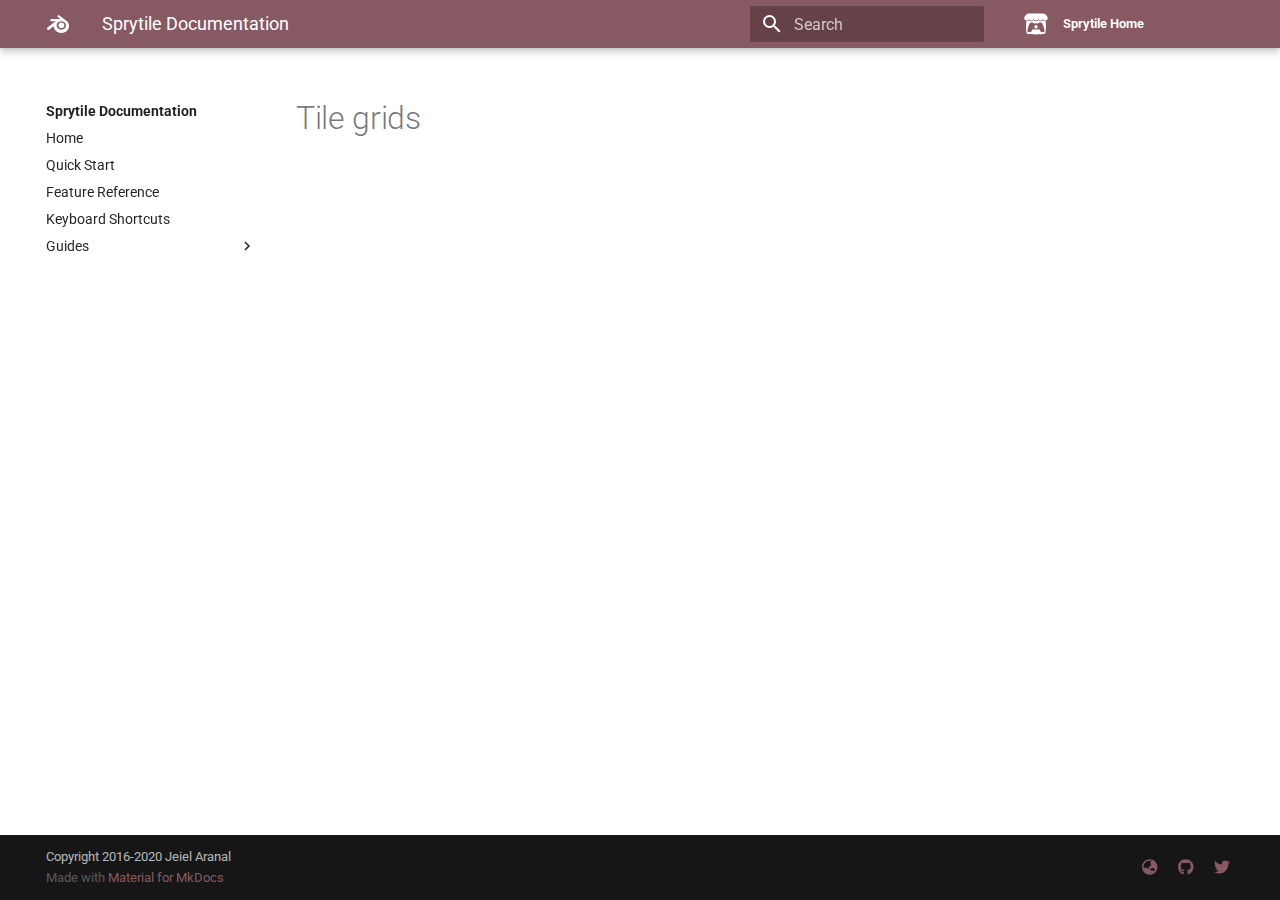
<file: tile-grids/index.html>
<!doctype html>
<html lang="en" class="no-js">
  <head>
    
      <meta charset="utf-8">
      <meta name="viewport" content="width=device-width,initial-scale=1">
      
        <meta name="description" content="A tile map editor for Blender">
      
      
        <link rel="canonical" href="http://docs.sprytile.xyz/tile-grids/">
      
      
        <meta name="author" content="Jeiel Aranal">
      
      <link rel="shortcut icon" href="../assets/images/favicon.png">
      <meta name="generator" content="mkdocs-1.1.2, mkdocs-material-5.5.12">
    
    
      
        <title>Tile grids - Sprytile Documentation</title>
      
    
    
      <link rel="stylesheet" href="../assets/stylesheets/main.4dd2dd8d.min.css">
      
      
    
    
    
      
        <link href="https://fonts.gstatic.com" rel="preconnect" crossorigin>
        <link rel="stylesheet" href="https://fonts.googleapis.com/css?family=Roboto:300,400,400i,700%7CRoboto+Mono&display=fallback">
        <style>body,input{font-family:"Roboto",-apple-system,BlinkMacSystemFont,Helvetica,Arial,sans-serif}code,kbd,pre{font-family:"Roboto Mono",SFMono-Regular,Consolas,Menlo,monospace}</style>
      
    
    
    
      <link rel="stylesheet" href="../stylesheets/extra.css">
    
    
      
    
    
  </head>
  
  
    <body dir="ltr">
  
    
    <input class="md-toggle" data-md-toggle="drawer" type="checkbox" id="__drawer" autocomplete="off">
    <input class="md-toggle" data-md-toggle="search" type="checkbox" id="__search" autocomplete="off">
    <label class="md-overlay" for="__drawer"></label>
    <div data-md-component="skip">
      
    </div>
    <div data-md-component="announce">
      
    </div>
    
      <header class="md-header" data-md-component="header">
  <nav class="md-header-nav md-grid" aria-label="Header">
    <a href="http://docs.sprytile.xyz" title="Sprytile Documentation" class="md-header-nav__button md-logo" aria-label="Sprytile Documentation">
      
  
  <svg xmlns="http://www.w3.org/2000/svg" viewBox="0 0 24 24"><path d="M12.58 3.12v.01c-.31 0-.62.09-.87.26-.5.35-.56.93-.11 1.3L14.46 7l-8.73.03h-.01C5 7.03 4.3 7.5 4.16 8.1c-.16.61.34 1.12 1.1 1.12l4.43-.01-7.93 6.09c-.76.57-.99 1.52-.52 2.12.48.61 1.49.61 2.26 0l4.3-3.53s-.07.48-.06.76c0 .29.1.85.23 1.28.29.93.78 1.78 1.46 2.53.7.77 1.57 1.39 2.57 1.83 1.03.47 2.17.71 3.34.71 1.16 0 2.31-.25 3.35-.72 1-.44 1.86-1.07 2.56-1.84.68-.75 1.17-1.61 1.46-2.53.14-.47.23-.94.29-1.41 0-.47 0-.94-.06-1.41-.13-.91-.44-1.77-.94-2.55-.44-.71-1-1.34-1.69-1.87l-6.89-5.29a1.42 1.42 0 00-.84-.26m2.76 6.09c1.16 0 2.25.38 3.12 1.08.44.36.79.78 1.04 1.25.27.46.44 1.01.5 1.57.04.56-.04 1.12-.23 1.66-.2.54-.52 1.04-.95 1.49-.89.9-2.13 1.42-3.48 1.42-1.34 0-2.59-.51-3.48-1.41-.43-.44-.75-.95-.95-1.49a3.89 3.89 0 01-.22-1.66c.05-.56.22-1.09.48-1.57.26-.47.62-.89 1.06-1.25.86-.71 1.96-1.09 3.11-1.09m.1 1.4c-.78 0-1.5.28-2.03.73-.54.46-.91 1.1-.94 1.84-.04.75.26 1.45.79 1.97.54.53 1.32.85 2.18.85.86 0 1.63-.32 2.18-.85.53-.52.83-1.22.79-1.97-.04-.74-.41-1.38-.94-1.84-.53-.45-1.25-.73-2.03-.73z"/></svg>

    </a>
    <label class="md-header-nav__button md-icon" for="__drawer">
      <svg xmlns="http://www.w3.org/2000/svg" viewBox="0 0 24 24"><path d="M3 6h18v2H3V6m0 5h18v2H3v-2m0 5h18v2H3v-2z"/></svg>
    </label>
    <div class="md-header-nav__title" data-md-component="header-title">
      
        <div class="md-header-nav__ellipsis">
          <span class="md-header-nav__topic md-ellipsis">
            Sprytile Documentation
          </span>
          <span class="md-header-nav__topic md-ellipsis">
            
              Tile grids
            
          </span>
        </div>
      
    </div>
    
      <label class="md-header-nav__button md-icon" for="__search">
        <svg xmlns="http://www.w3.org/2000/svg" viewBox="0 0 24 24"><path d="M9.5 3A6.5 6.5 0 0116 9.5c0 1.61-.59 3.09-1.56 4.23l.27.27h.79l5 5-1.5 1.5-5-5v-.79l-.27-.27A6.516 6.516 0 019.5 16 6.5 6.5 0 013 9.5 6.5 6.5 0 019.5 3m0 2C7 5 5 7 5 9.5S7 14 9.5 14 14 12 14 9.5 12 5 9.5 5z"/></svg>
      </label>
      
<div class="md-search" data-md-component="search" role="dialog">
  <label class="md-search__overlay" for="__search"></label>
  <div class="md-search__inner" role="search">
    <form class="md-search__form" name="search">
      <input type="text" class="md-search__input" name="query" aria-label="Search" placeholder="Search" autocapitalize="off" autocorrect="off" autocomplete="off" spellcheck="false" data-md-component="search-query" data-md-state="active">
      <label class="md-search__icon md-icon" for="__search">
        <svg xmlns="http://www.w3.org/2000/svg" viewBox="0 0 24 24"><path d="M9.5 3A6.5 6.5 0 0116 9.5c0 1.61-.59 3.09-1.56 4.23l.27.27h.79l5 5-1.5 1.5-5-5v-.79l-.27-.27A6.516 6.516 0 019.5 16 6.5 6.5 0 013 9.5 6.5 6.5 0 019.5 3m0 2C7 5 5 7 5 9.5S7 14 9.5 14 14 12 14 9.5 12 5 9.5 5z"/></svg>
        <svg xmlns="http://www.w3.org/2000/svg" viewBox="0 0 24 24"><path d="M20 11v2H8l5.5 5.5-1.42 1.42L4.16 12l7.92-7.92L13.5 5.5 8 11h12z"/></svg>
      </label>
      <button type="reset" class="md-search__icon md-icon" aria-label="Clear" data-md-component="search-reset" tabindex="-1">
        <svg xmlns="http://www.w3.org/2000/svg" viewBox="0 0 24 24"><path d="M19 6.41L17.59 5 12 10.59 6.41 5 5 6.41 10.59 12 5 17.59 6.41 19 12 13.41 17.59 19 19 17.59 13.41 12 19 6.41z"/></svg>
      </button>
    </form>
    <div class="md-search__output">
      <div class="md-search__scrollwrap" data-md-scrollfix>
        <div class="md-search-result" data-md-component="search-result">
          <div class="md-search-result__meta">
            Initializing search
          </div>
          <ol class="md-search-result__list"></ol>
        </div>
      </div>
    </div>
  </div>
</div>
    
    
      <div class="md-header-nav__source">
        
<a href="http://itch.sprytile.xyz" title="Go to repository" class="md-source">
  <div class="md-source__icon md-icon">
    
    <svg xmlns="http://www.w3.org/2000/svg" viewBox="0 0 512 512"><path d="M71.92 34.77C50.2 47.67 7.4 96.84 7 109.73v21.34c0 27.06 25.29 50.84 48.25 50.84 27.57 0 50.54-22.85 50.54-50 0 27.12 22.18 50 49.76 50s49-22.85 49-50c0 27.12 23.59 50 51.16 50h.5c27.57 0 51.16-22.85 51.16-50 0 27.12 21.47 50 49 50s49.76-22.85 49.76-50c0 27.12 23 50 50.54 50 23 0 48.25-23.78 48.25-50.84v-21.34c-.4-12.9-43.2-62.07-64.92-75C372.56 32.4 325.76 32 256 32S91.14 33.1 71.92 34.77zm132.32 134.39c-22 38.4-77.9 38.71-99.85.25-13.17 23.14-43.17 32.07-56 27.66-3.87 40.15-13.67 237.13 17.73 269.15 80 18.67 302.08 18.12 379.76 0 31.65-32.27 21.32-232 17.75-269.15-12.92 4.44-42.88-4.6-56-27.66-22 38.52-77.85 38.1-99.85-.24-7.1 12.49-23.05 28.94-51.76 28.94a57.54 57.54 0 01-51.75-28.94zm-41.58 53.77c16.47 0 31.09 0 49.22 19.78a436.91 436.91 0 0188.18 0C318.22 223 332.85 223 349.31 223c52.33 0 65.22 77.53 83.87 144.45 17.26 62.15-5.52 63.67-33.95 63.73-42.15-1.57-65.49-32.18-65.49-62.79-39.25 6.43-101.93 8.79-155.55 0 0 30.61-23.34 61.22-65.49 62.79-28.42-.06-51.2-1.58-33.94-63.73 18.67-67 31.56-144.45 83.88-144.45zM256 270.79s-44.38 40.77-52.35 55.21l29-1.17v25.32c0 1.55 21.34.16 23.33.16 11.65.54 23.31 1 23.31-.16v-25.28l29 1.17c-8-14.48-52.35-55.24-52.35-55.24z"/></svg>
  </div>
  <div class="md-source__repository">
    Sprytile Home
  </div>
</a>
      </div>
    
  </nav>
</header>
    
    <div class="md-container" data-md-component="container">
      
        
      
      
        
      
      <main class="md-main" data-md-component="main">
        <div class="md-main__inner md-grid">
          
            
              <div class="md-sidebar md-sidebar--primary" data-md-component="navigation">
                <div class="md-sidebar__scrollwrap">
                  <div class="md-sidebar__inner">
                    <nav class="md-nav md-nav--primary" aria-label="Navigation" data-md-level="0">
  <label class="md-nav__title" for="__drawer">
    <a href="http://docs.sprytile.xyz" title="Sprytile Documentation" class="md-nav__button md-logo" aria-label="Sprytile Documentation">
      
  
  <svg xmlns="http://www.w3.org/2000/svg" viewBox="0 0 24 24"><path d="M12.58 3.12v.01c-.31 0-.62.09-.87.26-.5.35-.56.93-.11 1.3L14.46 7l-8.73.03h-.01C5 7.03 4.3 7.5 4.16 8.1c-.16.61.34 1.12 1.1 1.12l4.43-.01-7.93 6.09c-.76.57-.99 1.52-.52 2.12.48.61 1.49.61 2.26 0l4.3-3.53s-.07.48-.06.76c0 .29.1.85.23 1.28.29.93.78 1.78 1.46 2.53.7.77 1.57 1.39 2.57 1.83 1.03.47 2.17.71 3.34.71 1.16 0 2.31-.25 3.35-.72 1-.44 1.86-1.07 2.56-1.84.68-.75 1.17-1.61 1.46-2.53.14-.47.23-.94.29-1.41 0-.47 0-.94-.06-1.41-.13-.91-.44-1.77-.94-2.55-.44-.71-1-1.34-1.69-1.87l-6.89-5.29a1.42 1.42 0 00-.84-.26m2.76 6.09c1.16 0 2.25.38 3.12 1.08.44.36.79.78 1.04 1.25.27.46.44 1.01.5 1.57.04.56-.04 1.12-.23 1.66-.2.54-.52 1.04-.95 1.49-.89.9-2.13 1.42-3.48 1.42-1.34 0-2.59-.51-3.48-1.41-.43-.44-.75-.95-.95-1.49a3.89 3.89 0 01-.22-1.66c.05-.56.22-1.09.48-1.57.26-.47.62-.89 1.06-1.25.86-.71 1.96-1.09 3.11-1.09m.1 1.4c-.78 0-1.5.28-2.03.73-.54.46-.91 1.1-.94 1.84-.04.75.26 1.45.79 1.97.54.53 1.32.85 2.18.85.86 0 1.63-.32 2.18-.85.53-.52.83-1.22.79-1.97-.04-.74-.41-1.38-.94-1.84-.53-.45-1.25-.73-2.03-.73z"/></svg>

    </a>
    Sprytile Documentation
  </label>
  
    <div class="md-nav__source">
      
<a href="http://itch.sprytile.xyz" title="Go to repository" class="md-source">
  <div class="md-source__icon md-icon">
    
    <svg xmlns="http://www.w3.org/2000/svg" viewBox="0 0 512 512"><path d="M71.92 34.77C50.2 47.67 7.4 96.84 7 109.73v21.34c0 27.06 25.29 50.84 48.25 50.84 27.57 0 50.54-22.85 50.54-50 0 27.12 22.18 50 49.76 50s49-22.85 49-50c0 27.12 23.59 50 51.16 50h.5c27.57 0 51.16-22.85 51.16-50 0 27.12 21.47 50 49 50s49.76-22.85 49.76-50c0 27.12 23 50 50.54 50 23 0 48.25-23.78 48.25-50.84v-21.34c-.4-12.9-43.2-62.07-64.92-75C372.56 32.4 325.76 32 256 32S91.14 33.1 71.92 34.77zm132.32 134.39c-22 38.4-77.9 38.71-99.85.25-13.17 23.14-43.17 32.07-56 27.66-3.87 40.15-13.67 237.13 17.73 269.15 80 18.67 302.08 18.12 379.76 0 31.65-32.27 21.32-232 17.75-269.15-12.92 4.44-42.88-4.6-56-27.66-22 38.52-77.85 38.1-99.85-.24-7.1 12.49-23.05 28.94-51.76 28.94a57.54 57.54 0 01-51.75-28.94zm-41.58 53.77c16.47 0 31.09 0 49.22 19.78a436.91 436.91 0 0188.18 0C318.22 223 332.85 223 349.31 223c52.33 0 65.22 77.53 83.87 144.45 17.26 62.15-5.52 63.67-33.95 63.73-42.15-1.57-65.49-32.18-65.49-62.79-39.25 6.43-101.93 8.79-155.55 0 0 30.61-23.34 61.22-65.49 62.79-28.42-.06-51.2-1.58-33.94-63.73 18.67-67 31.56-144.45 83.88-144.45zM256 270.79s-44.38 40.77-52.35 55.21l29-1.17v25.32c0 1.55 21.34.16 23.33.16 11.65.54 23.31 1 23.31-.16v-25.28l29 1.17c-8-14.48-52.35-55.24-52.35-55.24z"/></svg>
  </div>
  <div class="md-source__repository">
    Sprytile Home
  </div>
</a>
    </div>
  
  <ul class="md-nav__list" data-md-scrollfix>
    
      
      
      


  <li class="md-nav__item">
    <a href=".." title="Home" class="md-nav__link">
      Home
    </a>
  </li>

    
      
      
      


  <li class="md-nav__item">
    <a href="../quick-start/" title="Quick Start" class="md-nav__link">
      Quick Start
    </a>
  </li>

    
      
      
      


  <li class="md-nav__item">
    <a href="../feature-reference/" title="Feature Reference" class="md-nav__link">
      Feature Reference
    </a>
  </li>

    
      
      
      


  <li class="md-nav__item">
    <a href="../shortcuts/" title="Keyboard Shortcuts" class="md-nav__link">
      Keyboard Shortcuts
    </a>
  </li>

    
      
      
      


  <li class="md-nav__item md-nav__item--nested">
    
      <input class="md-nav__toggle md-toggle" data-md-toggle="nav-5" type="checkbox" id="nav-5">
    
    <label class="md-nav__link" for="nav-5">
      Guides
      <span class="md-nav__icon md-icon"></span>
    </label>
    <nav class="md-nav" aria-label="Guides" data-md-level="1">
      <label class="md-nav__title" for="nav-5">
        <span class="md-nav__icon md-icon"></span>
        Guides
      </label>
      <ul class="md-nav__list" data-md-scrollfix>
        
        
          
          
          


  <li class="md-nav__item">
    <a href="../creating-tilesets/" title="Creating Tilesets" class="md-nav__link">
      Creating Tilesets
    </a>
  </li>

        
          
          
          


  <li class="md-nav__item">
    <a href="../using-tilesets/" title="Using Tilesets" class="md-nav__link">
      Using Tilesets
    </a>
  </li>

        
          
          
          


  <li class="md-nav__item">
    <a href="../sketchfab/" title="Sketchfab Export" class="md-nav__link">
      Sketchfab Export
    </a>
  </li>

        
          
          
          


  <li class="md-nav__item">
    <a href="../unity-settings/" title="Unity Settings" class="md-nav__link">
      Unity Settings
    </a>
  </li>

        
      </ul>
    </nav>
  </li>

    
  </ul>
</nav>
                  </div>
                </div>
              </div>
            
            
          
          <div class="md-content">
            <article class="md-content__inner md-typeset">
              
                
                
                  
                
                
                  <h1>Tile grids</h1>
                
                
                
              
              
                


              
            </article>
          </div>
        </div>
      </main>
      
        
<footer class="md-footer">
  
  <div class="md-footer-meta md-typeset">
    <div class="md-footer-meta__inner md-grid">
      <div class="md-footer-copyright">
        
          <div class="md-footer-copyright__highlight">
            Copyright 2016-2020 Jeiel Aranal
          </div>
        
        Made with
        <a href="https://squidfunk.github.io/mkdocs-material/" target="_blank" rel="noopener">
          Material for MkDocs
        </a>
      </div>
      
  <div class="md-footer-social">
    
      
      
        
        
      
      <a href="https://chemikhazi.itch.io/sprytile" target="_blank" rel="noopener" title="chemikhazi.itch.io" class="md-footer-social__link">
        <svg xmlns="http://www.w3.org/2000/svg" viewBox="0 0 496 512"><path d="M248 8C111.03 8 0 119.03 0 256s111.03 248 248 248 248-111.03 248-248S384.97 8 248 8zm-11.34 240.23c-2.89 4.82-8.1 7.77-13.72 7.77h-.31c-4.24 0-8.31 1.69-11.31 4.69l-5.66 5.66c-3.12 3.12-3.12 8.19 0 11.31l5.66 5.66c3 3 4.69 7.07 4.69 11.31V304c0 8.84-7.16 16-16 16h-6.11c-6.06 0-11.6-3.42-14.31-8.85l-22.62-45.23c-2.44-4.88-8.95-5.94-12.81-2.08l-19.47 19.46c-3 3-7.07 4.69-11.31 4.69H50.81C49.12 277.55 48 266.92 48 256c0-110.28 89.72-200 200-200 21.51 0 42.2 3.51 61.63 9.82l-50.16 38.53c-5.11 3.41-4.63 11.06.86 13.81l10.83 5.41c5.42 2.71 8.84 8.25 8.84 14.31V216c0 4.42-3.58 8-8 8h-3.06c-3.03 0-5.8-1.71-7.15-4.42-1.56-3.12-5.96-3.29-7.76-.3l-17.37 28.95zM408 358.43c0 4.24-1.69 8.31-4.69 11.31l-9.57 9.57c-3 3-7.07 4.69-11.31 4.69h-15.16c-4.24 0-8.31-1.69-11.31-4.69l-13.01-13.01a26.767 26.767 0 00-25.42-7.04l-21.27 5.32c-1.27.32-2.57.48-3.88.48h-10.34c-4.24 0-8.31-1.69-11.31-4.69l-11.91-11.91a8.008 8.008 0 01-2.34-5.66v-10.2c0-3.27 1.99-6.21 5.03-7.43l39.34-15.74c1.98-.79 3.86-1.82 5.59-3.05l23.71-16.89a7.978 7.978 0 014.64-1.48h12.09c3.23 0 6.15 1.94 7.39 4.93l5.35 12.85a4 4 0 003.69 2.46h3.8c1.78 0 3.35-1.18 3.84-2.88l4.2-14.47c.5-1.71 2.06-2.88 3.84-2.88h6.06c2.21 0 4 1.79 4 4v12.93c0 2.12.84 4.16 2.34 5.66l11.91 11.91c3 3 4.69 7.07 4.69 11.31v24.6z"/></svg>
      </a>
    
      
      
        
        
      
      <a href="https://github.com/chemikhazi" target="_blank" rel="noopener" title="github.com" class="md-footer-social__link">
        <svg xmlns="http://www.w3.org/2000/svg" viewBox="0 0 496 512"><path d="M165.9 397.4c0 2-2.3 3.6-5.2 3.6-3.3.3-5.6-1.3-5.6-3.6 0-2 2.3-3.6 5.2-3.6 3-.3 5.6 1.3 5.6 3.6zm-31.1-4.5c-.7 2 1.3 4.3 4.3 4.9 2.6 1 5.6 0 6.2-2s-1.3-4.3-4.3-5.2c-2.6-.7-5.5.3-6.2 2.3zm44.2-1.7c-2.9.7-4.9 2.6-4.6 4.9.3 2 2.9 3.3 5.9 2.6 2.9-.7 4.9-2.6 4.6-4.6-.3-1.9-3-3.2-5.9-2.9zM244.8 8C106.1 8 0 113.3 0 252c0 110.9 69.8 205.8 169.5 239.2 12.8 2.3 17.3-5.6 17.3-12.1 0-6.2-.3-40.4-.3-61.4 0 0-70 15-84.7-29.8 0 0-11.4-29.1-27.8-36.6 0 0-22.9-15.7 1.6-15.4 0 0 24.9 2 38.6 25.8 21.9 38.6 58.6 27.5 72.9 20.9 2.3-16 8.8-27.1 16-33.7-55.9-6.2-112.3-14.3-112.3-110.5 0-27.5 7.6-41.3 23.6-58.9-2.6-6.5-11.1-33.3 2.6-67.9 20.9-6.5 69 27 69 27 20-5.6 41.5-8.5 62.8-8.5s42.8 2.9 62.8 8.5c0 0 48.1-33.6 69-27 13.7 34.7 5.2 61.4 2.6 67.9 16 17.7 25.8 31.5 25.8 58.9 0 96.5-58.9 104.2-114.8 110.5 9.2 7.9 17 22.9 17 46.4 0 33.7-.3 75.4-.3 83.6 0 6.5 4.6 14.4 17.3 12.1C428.2 457.8 496 362.9 496 252 496 113.3 383.5 8 244.8 8zM97.2 352.9c-1.3 1-1 3.3.7 5.2 1.6 1.6 3.9 2.3 5.2 1 1.3-1 1-3.3-.7-5.2-1.6-1.6-3.9-2.3-5.2-1zm-10.8-8.1c-.7 1.3.3 2.9 2.3 3.9 1.6 1 3.6.7 4.3-.7.7-1.3-.3-2.9-2.3-3.9-2-.6-3.6-.3-4.3.7zm32.4 35.6c-1.6 1.3-1 4.3 1.3 6.2 2.3 2.3 5.2 2.6 6.5 1 1.3-1.3.7-4.3-1.3-6.2-2.2-2.3-5.2-2.6-6.5-1zm-11.4-14.7c-1.6 1-1.6 3.6 0 5.9 1.6 2.3 4.3 3.3 5.6 2.3 1.6-1.3 1.6-3.9 0-6.2-1.4-2.3-4-3.3-5.6-2z"/></svg>
      </a>
    
      
      
        
        
      
      <a href="https://twitter.com/jeielvtx" target="_blank" rel="noopener" title="twitter.com" class="md-footer-social__link">
        <svg xmlns="http://www.w3.org/2000/svg" viewBox="0 0 512 512"><path d="M459.37 151.716c.325 4.548.325 9.097.325 13.645 0 138.72-105.583 298.558-298.558 298.558-59.452 0-114.68-17.219-161.137-47.106 8.447.974 16.568 1.299 25.34 1.299 49.055 0 94.213-16.568 130.274-44.832-46.132-.975-84.792-31.188-98.112-72.772 6.498.974 12.995 1.624 19.818 1.624 9.421 0 18.843-1.3 27.614-3.573-48.081-9.747-84.143-51.98-84.143-102.985v-1.299c13.969 7.797 30.214 12.67 47.431 13.319-28.264-18.843-46.781-51.005-46.781-87.391 0-19.492 5.197-37.36 14.294-52.954 51.655 63.675 129.3 105.258 216.365 109.807-1.624-7.797-2.599-15.918-2.599-24.04 0-57.828 46.782-104.934 104.934-104.934 30.213 0 57.502 12.67 76.67 33.137 23.715-4.548 46.456-13.32 66.599-25.34-7.798 24.366-24.366 44.833-46.132 57.827 21.117-2.273 41.584-8.122 60.426-16.243-14.292 20.791-32.161 39.308-52.628 54.253z"/></svg>
      </a>
    
  </div>

    </div>
  </div>
</footer>
      
    </div>
    
      <script src="../assets/javascripts/vendor.3636a4ec.min.js"></script>
      <script src="../assets/javascripts/bundle.e9fe3281.min.js"></script><script id="__lang" type="application/json">{"clipboard.copy": "Copy to clipboard", "clipboard.copied": "Copied to clipboard", "search.config.lang": "en", "search.config.pipeline": "trimmer, stopWordFilter", "search.config.separator": "[\\s\\-]+", "search.result.placeholder": "Type to start searching", "search.result.none": "No matching documents", "search.result.one": "1 matching document", "search.result.other": "# matching documents"}</script>
      
      <script>
        app = initialize({
          base: "..",
          features: [],
          search: Object.assign({
            worker: "../assets/javascripts/worker/search.5eca75d3.min.js"
          }, typeof search !== "undefined" && search)
        })
      </script>
      
    
  </body>
</html>
</file>
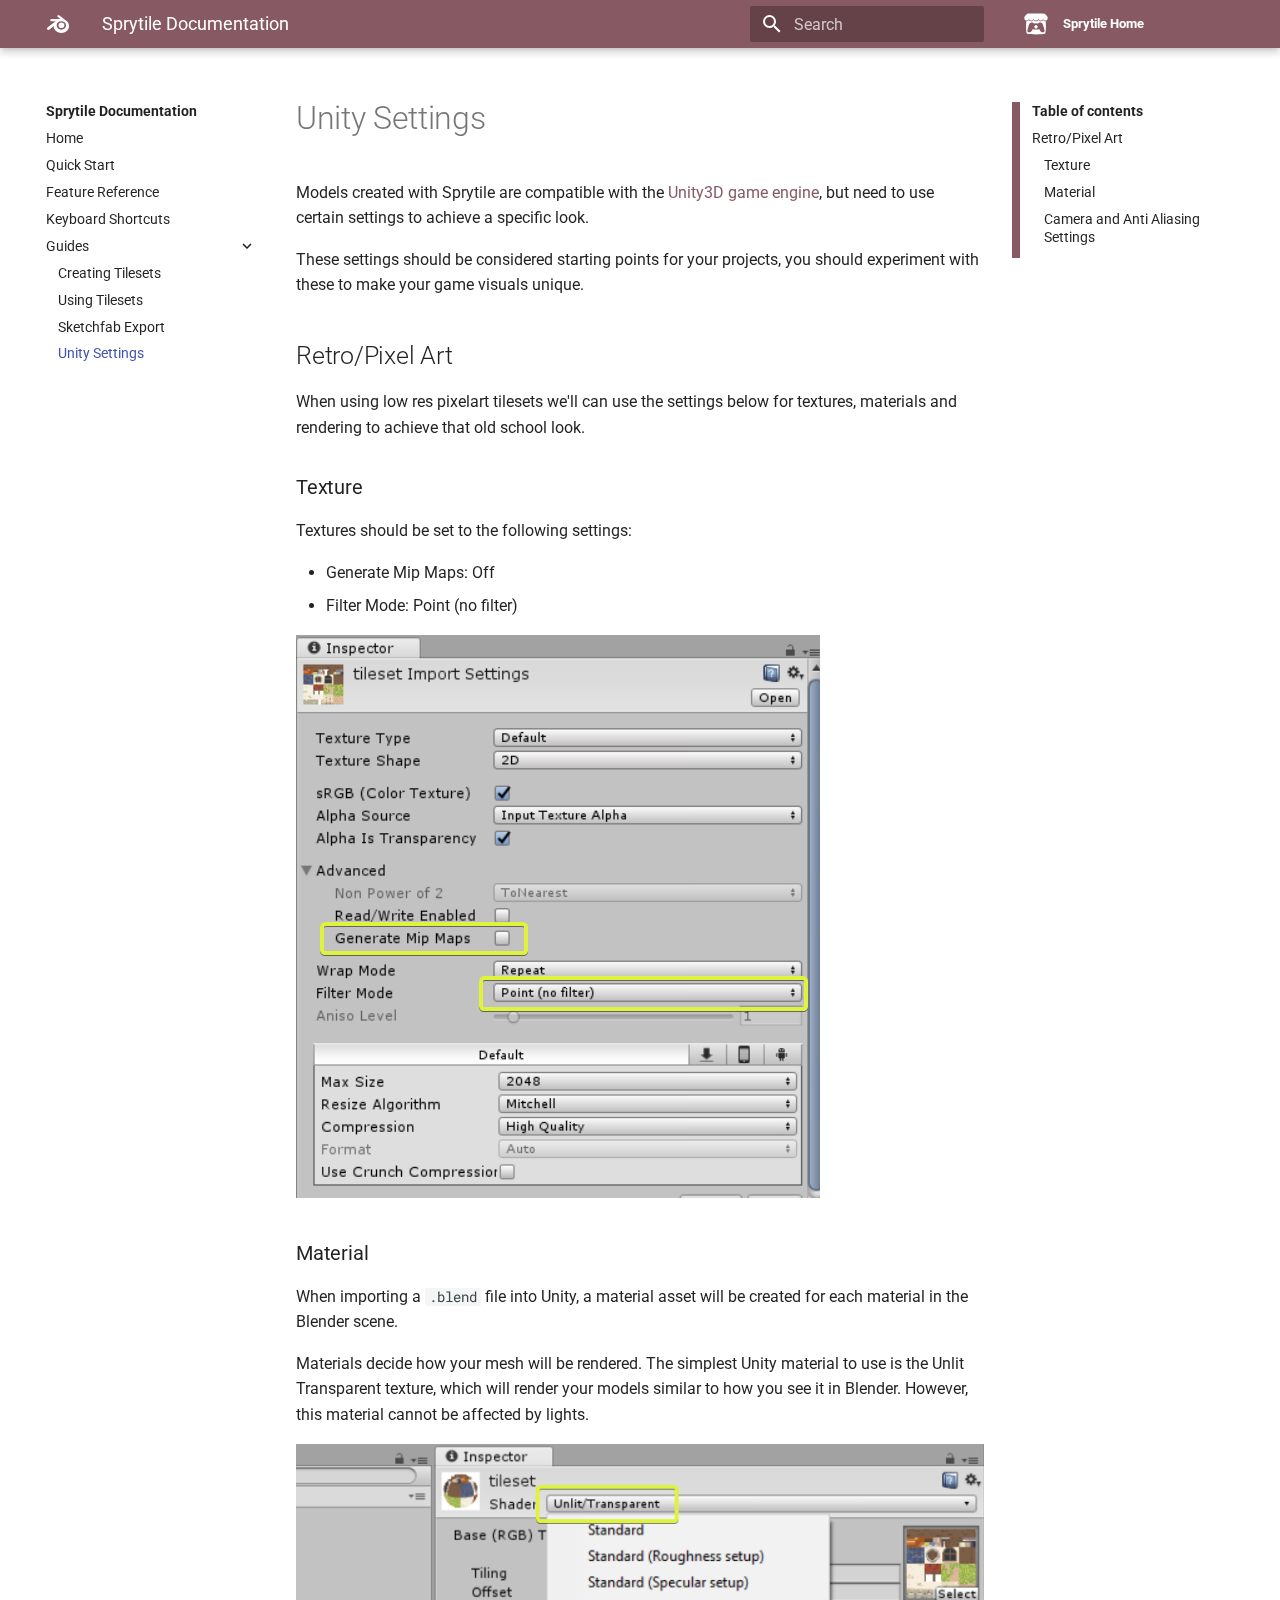
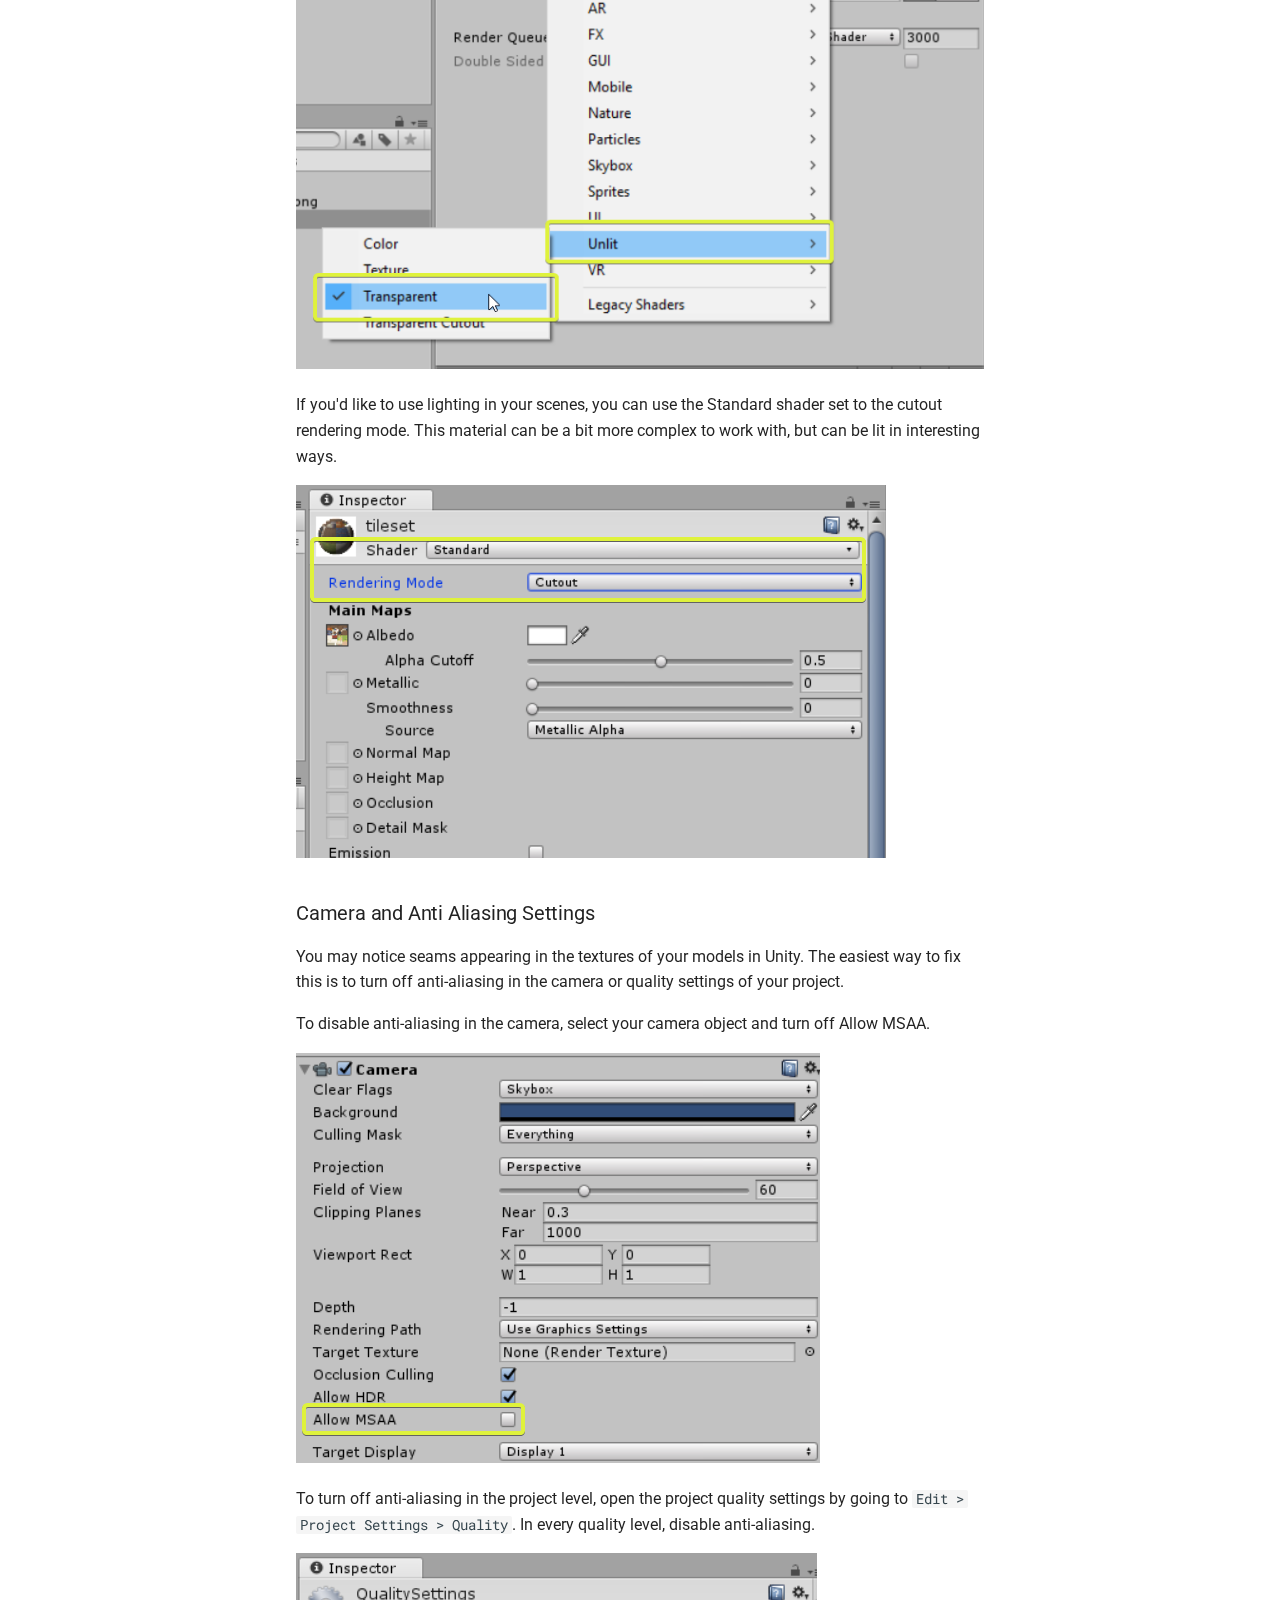
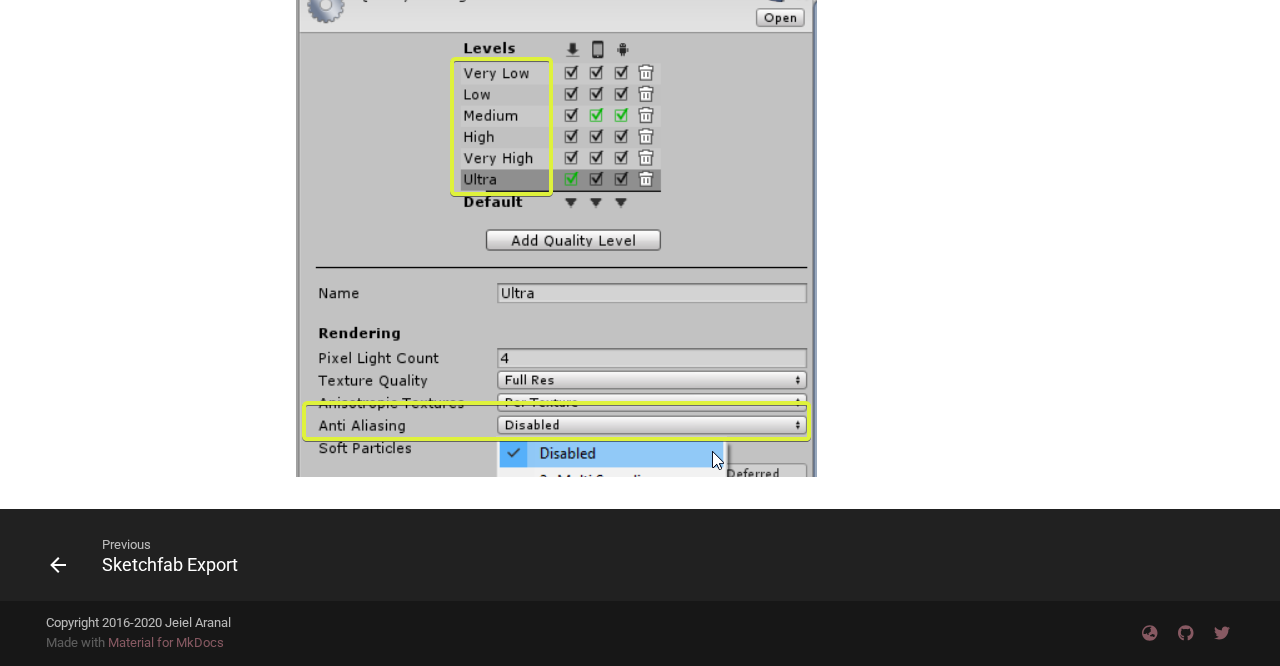
<file: unity-settings/index.html>
<!doctype html>
<html lang="en" class="no-js">
  <head>
    
      <meta charset="utf-8">
      <meta name="viewport" content="width=device-width,initial-scale=1">
      
        <meta name="description" content="A tile map editor for Blender">
      
      
        <link rel="canonical" href="http://docs.sprytile.xyz/unity-settings/">
      
      
        <meta name="author" content="Jeiel Aranal">
      
      <link rel="shortcut icon" href="../assets/images/favicon.png">
      <meta name="generator" content="mkdocs-1.1.2, mkdocs-material-5.5.12">
    
    
      
        <title>Unity Settings - Sprytile Documentation</title>
      
    
    
      <link rel="stylesheet" href="../assets/stylesheets/main.4dd2dd8d.min.css">
      
      
    
    
    
      
        <link href="https://fonts.gstatic.com" rel="preconnect" crossorigin>
        <link rel="stylesheet" href="https://fonts.googleapis.com/css?family=Roboto:300,400,400i,700%7CRoboto+Mono&display=fallback">
        <style>body,input{font-family:"Roboto",-apple-system,BlinkMacSystemFont,Helvetica,Arial,sans-serif}code,kbd,pre{font-family:"Roboto Mono",SFMono-Regular,Consolas,Menlo,monospace}</style>
      
    
    
    
      <link rel="stylesheet" href="../stylesheets/extra.css">
    
    
      
    
    
  </head>
  
  
    <body dir="ltr">
  
    
    <input class="md-toggle" data-md-toggle="drawer" type="checkbox" id="__drawer" autocomplete="off">
    <input class="md-toggle" data-md-toggle="search" type="checkbox" id="__search" autocomplete="off">
    <label class="md-overlay" for="__drawer"></label>
    <div data-md-component="skip">
      
        
        <a href="#retropixel-art" class="md-skip">
          Skip to content
        </a>
      
    </div>
    <div data-md-component="announce">
      
    </div>
    
      <header class="md-header" data-md-component="header">
  <nav class="md-header-nav md-grid" aria-label="Header">
    <a href="http://docs.sprytile.xyz" title="Sprytile Documentation" class="md-header-nav__button md-logo" aria-label="Sprytile Documentation">
      
  
  <svg xmlns="http://www.w3.org/2000/svg" viewBox="0 0 24 24"><path d="M12.58 3.12v.01c-.31 0-.62.09-.87.26-.5.35-.56.93-.11 1.3L14.46 7l-8.73.03h-.01C5 7.03 4.3 7.5 4.16 8.1c-.16.61.34 1.12 1.1 1.12l4.43-.01-7.93 6.09c-.76.57-.99 1.52-.52 2.12.48.61 1.49.61 2.26 0l4.3-3.53s-.07.48-.06.76c0 .29.1.85.23 1.28.29.93.78 1.78 1.46 2.53.7.77 1.57 1.39 2.57 1.83 1.03.47 2.17.71 3.34.71 1.16 0 2.31-.25 3.35-.72 1-.44 1.86-1.07 2.56-1.84.68-.75 1.17-1.61 1.46-2.53.14-.47.23-.94.29-1.41 0-.47 0-.94-.06-1.41-.13-.91-.44-1.77-.94-2.55-.44-.71-1-1.34-1.69-1.87l-6.89-5.29a1.42 1.42 0 00-.84-.26m2.76 6.09c1.16 0 2.25.38 3.12 1.08.44.36.79.78 1.04 1.25.27.46.44 1.01.5 1.57.04.56-.04 1.12-.23 1.66-.2.54-.52 1.04-.95 1.49-.89.9-2.13 1.42-3.48 1.42-1.34 0-2.59-.51-3.48-1.41-.43-.44-.75-.95-.95-1.49a3.89 3.89 0 01-.22-1.66c.05-.56.22-1.09.48-1.57.26-.47.62-.89 1.06-1.25.86-.71 1.96-1.09 3.11-1.09m.1 1.4c-.78 0-1.5.28-2.03.73-.54.46-.91 1.1-.94 1.84-.04.75.26 1.45.79 1.97.54.53 1.32.85 2.18.85.86 0 1.63-.32 2.18-.85.53-.52.83-1.22.79-1.97-.04-.74-.41-1.38-.94-1.84-.53-.45-1.25-.73-2.03-.73z"/></svg>

    </a>
    <label class="md-header-nav__button md-icon" for="__drawer">
      <svg xmlns="http://www.w3.org/2000/svg" viewBox="0 0 24 24"><path d="M3 6h18v2H3V6m0 5h18v2H3v-2m0 5h18v2H3v-2z"/></svg>
    </label>
    <div class="md-header-nav__title" data-md-component="header-title">
      
        <div class="md-header-nav__ellipsis">
          <span class="md-header-nav__topic md-ellipsis">
            Sprytile Documentation
          </span>
          <span class="md-header-nav__topic md-ellipsis">
            
              Unity Settings
            
          </span>
        </div>
      
    </div>
    
      <label class="md-header-nav__button md-icon" for="__search">
        <svg xmlns="http://www.w3.org/2000/svg" viewBox="0 0 24 24"><path d="M9.5 3A6.5 6.5 0 0116 9.5c0 1.61-.59 3.09-1.56 4.23l.27.27h.79l5 5-1.5 1.5-5-5v-.79l-.27-.27A6.516 6.516 0 019.5 16 6.5 6.5 0 013 9.5 6.5 6.5 0 019.5 3m0 2C7 5 5 7 5 9.5S7 14 9.5 14 14 12 14 9.5 12 5 9.5 5z"/></svg>
      </label>
      
<div class="md-search" data-md-component="search" role="dialog">
  <label class="md-search__overlay" for="__search"></label>
  <div class="md-search__inner" role="search">
    <form class="md-search__form" name="search">
      <input type="text" class="md-search__input" name="query" aria-label="Search" placeholder="Search" autocapitalize="off" autocorrect="off" autocomplete="off" spellcheck="false" data-md-component="search-query" data-md-state="active">
      <label class="md-search__icon md-icon" for="__search">
        <svg xmlns="http://www.w3.org/2000/svg" viewBox="0 0 24 24"><path d="M9.5 3A6.5 6.5 0 0116 9.5c0 1.61-.59 3.09-1.56 4.23l.27.27h.79l5 5-1.5 1.5-5-5v-.79l-.27-.27A6.516 6.516 0 019.5 16 6.5 6.5 0 013 9.5 6.5 6.5 0 019.5 3m0 2C7 5 5 7 5 9.5S7 14 9.5 14 14 12 14 9.5 12 5 9.5 5z"/></svg>
        <svg xmlns="http://www.w3.org/2000/svg" viewBox="0 0 24 24"><path d="M20 11v2H8l5.5 5.5-1.42 1.42L4.16 12l7.92-7.92L13.5 5.5 8 11h12z"/></svg>
      </label>
      <button type="reset" class="md-search__icon md-icon" aria-label="Clear" data-md-component="search-reset" tabindex="-1">
        <svg xmlns="http://www.w3.org/2000/svg" viewBox="0 0 24 24"><path d="M19 6.41L17.59 5 12 10.59 6.41 5 5 6.41 10.59 12 5 17.59 6.41 19 12 13.41 17.59 19 19 17.59 13.41 12 19 6.41z"/></svg>
      </button>
    </form>
    <div class="md-search__output">
      <div class="md-search__scrollwrap" data-md-scrollfix>
        <div class="md-search-result" data-md-component="search-result">
          <div class="md-search-result__meta">
            Initializing search
          </div>
          <ol class="md-search-result__list"></ol>
        </div>
      </div>
    </div>
  </div>
</div>
    
    
      <div class="md-header-nav__source">
        
<a href="http://itch.sprytile.xyz" title="Go to repository" class="md-source">
  <div class="md-source__icon md-icon">
    
    <svg xmlns="http://www.w3.org/2000/svg" viewBox="0 0 512 512"><path d="M71.92 34.77C50.2 47.67 7.4 96.84 7 109.73v21.34c0 27.06 25.29 50.84 48.25 50.84 27.57 0 50.54-22.85 50.54-50 0 27.12 22.18 50 49.76 50s49-22.85 49-50c0 27.12 23.59 50 51.16 50h.5c27.57 0 51.16-22.85 51.16-50 0 27.12 21.47 50 49 50s49.76-22.85 49.76-50c0 27.12 23 50 50.54 50 23 0 48.25-23.78 48.25-50.84v-21.34c-.4-12.9-43.2-62.07-64.92-75C372.56 32.4 325.76 32 256 32S91.14 33.1 71.92 34.77zm132.32 134.39c-22 38.4-77.9 38.71-99.85.25-13.17 23.14-43.17 32.07-56 27.66-3.87 40.15-13.67 237.13 17.73 269.15 80 18.67 302.08 18.12 379.76 0 31.65-32.27 21.32-232 17.75-269.15-12.92 4.44-42.88-4.6-56-27.66-22 38.52-77.85 38.1-99.85-.24-7.1 12.49-23.05 28.94-51.76 28.94a57.54 57.54 0 01-51.75-28.94zm-41.58 53.77c16.47 0 31.09 0 49.22 19.78a436.91 436.91 0 0188.18 0C318.22 223 332.85 223 349.31 223c52.33 0 65.22 77.53 83.87 144.45 17.26 62.15-5.52 63.67-33.95 63.73-42.15-1.57-65.49-32.18-65.49-62.79-39.25 6.43-101.93 8.79-155.55 0 0 30.61-23.34 61.22-65.49 62.79-28.42-.06-51.2-1.58-33.94-63.73 18.67-67 31.56-144.45 83.88-144.45zM256 270.79s-44.38 40.77-52.35 55.21l29-1.17v25.32c0 1.55 21.34.16 23.33.16 11.65.54 23.31 1 23.31-.16v-25.28l29 1.17c-8-14.48-52.35-55.24-52.35-55.24z"/></svg>
  </div>
  <div class="md-source__repository">
    Sprytile Home
  </div>
</a>
      </div>
    
  </nav>
</header>
    
    <div class="md-container" data-md-component="container">
      
        
      
      
        
      
      <main class="md-main" data-md-component="main">
        <div class="md-main__inner md-grid">
          
            
              <div class="md-sidebar md-sidebar--primary" data-md-component="navigation">
                <div class="md-sidebar__scrollwrap">
                  <div class="md-sidebar__inner">
                    <nav class="md-nav md-nav--primary" aria-label="Navigation" data-md-level="0">
  <label class="md-nav__title" for="__drawer">
    <a href="http://docs.sprytile.xyz" title="Sprytile Documentation" class="md-nav__button md-logo" aria-label="Sprytile Documentation">
      
  
  <svg xmlns="http://www.w3.org/2000/svg" viewBox="0 0 24 24"><path d="M12.58 3.12v.01c-.31 0-.62.09-.87.26-.5.35-.56.93-.11 1.3L14.46 7l-8.73.03h-.01C5 7.03 4.3 7.5 4.16 8.1c-.16.61.34 1.12 1.1 1.12l4.43-.01-7.93 6.09c-.76.57-.99 1.52-.52 2.12.48.61 1.49.61 2.26 0l4.3-3.53s-.07.48-.06.76c0 .29.1.85.23 1.28.29.93.78 1.78 1.46 2.53.7.77 1.57 1.39 2.57 1.83 1.03.47 2.17.71 3.34.71 1.16 0 2.31-.25 3.35-.72 1-.44 1.86-1.07 2.56-1.84.68-.75 1.17-1.61 1.46-2.53.14-.47.23-.94.29-1.41 0-.47 0-.94-.06-1.41-.13-.91-.44-1.77-.94-2.55-.44-.71-1-1.34-1.69-1.87l-6.89-5.29a1.42 1.42 0 00-.84-.26m2.76 6.09c1.16 0 2.25.38 3.12 1.08.44.36.79.78 1.04 1.25.27.46.44 1.01.5 1.57.04.56-.04 1.12-.23 1.66-.2.54-.52 1.04-.95 1.49-.89.9-2.13 1.42-3.48 1.42-1.34 0-2.59-.51-3.48-1.41-.43-.44-.75-.95-.95-1.49a3.89 3.89 0 01-.22-1.66c.05-.56.22-1.09.48-1.57.26-.47.62-.89 1.06-1.25.86-.71 1.96-1.09 3.11-1.09m.1 1.4c-.78 0-1.5.28-2.03.73-.54.46-.91 1.1-.94 1.84-.04.75.26 1.45.79 1.97.54.53 1.32.85 2.18.85.86 0 1.63-.32 2.18-.85.53-.52.83-1.22.79-1.97-.04-.74-.41-1.38-.94-1.84-.53-.45-1.25-.73-2.03-.73z"/></svg>

    </a>
    Sprytile Documentation
  </label>
  
    <div class="md-nav__source">
      
<a href="http://itch.sprytile.xyz" title="Go to repository" class="md-source">
  <div class="md-source__icon md-icon">
    
    <svg xmlns="http://www.w3.org/2000/svg" viewBox="0 0 512 512"><path d="M71.92 34.77C50.2 47.67 7.4 96.84 7 109.73v21.34c0 27.06 25.29 50.84 48.25 50.84 27.57 0 50.54-22.85 50.54-50 0 27.12 22.18 50 49.76 50s49-22.85 49-50c0 27.12 23.59 50 51.16 50h.5c27.57 0 51.16-22.85 51.16-50 0 27.12 21.47 50 49 50s49.76-22.85 49.76-50c0 27.12 23 50 50.54 50 23 0 48.25-23.78 48.25-50.84v-21.34c-.4-12.9-43.2-62.07-64.92-75C372.56 32.4 325.76 32 256 32S91.14 33.1 71.92 34.77zm132.32 134.39c-22 38.4-77.9 38.71-99.85.25-13.17 23.14-43.17 32.07-56 27.66-3.87 40.15-13.67 237.13 17.73 269.15 80 18.67 302.08 18.12 379.76 0 31.65-32.27 21.32-232 17.75-269.15-12.92 4.44-42.88-4.6-56-27.66-22 38.52-77.85 38.1-99.85-.24-7.1 12.49-23.05 28.94-51.76 28.94a57.54 57.54 0 01-51.75-28.94zm-41.58 53.77c16.47 0 31.09 0 49.22 19.78a436.91 436.91 0 0188.18 0C318.22 223 332.85 223 349.31 223c52.33 0 65.22 77.53 83.87 144.45 17.26 62.15-5.52 63.67-33.95 63.73-42.15-1.57-65.49-32.18-65.49-62.79-39.25 6.43-101.93 8.79-155.55 0 0 30.61-23.34 61.22-65.49 62.79-28.42-.06-51.2-1.58-33.94-63.73 18.67-67 31.56-144.45 83.88-144.45zM256 270.79s-44.38 40.77-52.35 55.21l29-1.17v25.32c0 1.55 21.34.16 23.33.16 11.65.54 23.31 1 23.31-.16v-25.28l29 1.17c-8-14.48-52.35-55.24-52.35-55.24z"/></svg>
  </div>
  <div class="md-source__repository">
    Sprytile Home
  </div>
</a>
    </div>
  
  <ul class="md-nav__list" data-md-scrollfix>
    
      
      
      


  <li class="md-nav__item">
    <a href=".." title="Home" class="md-nav__link">
      Home
    </a>
  </li>

    
      
      
      


  <li class="md-nav__item">
    <a href="../quick-start/" title="Quick Start" class="md-nav__link">
      Quick Start
    </a>
  </li>

    
      
      
      


  <li class="md-nav__item">
    <a href="../feature-reference/" title="Feature Reference" class="md-nav__link">
      Feature Reference
    </a>
  </li>

    
      
      
      


  <li class="md-nav__item">
    <a href="../shortcuts/" title="Keyboard Shortcuts" class="md-nav__link">
      Keyboard Shortcuts
    </a>
  </li>

    
      
      
      

  


  <li class="md-nav__item md-nav__item--active md-nav__item--nested">
    
      <input class="md-nav__toggle md-toggle" data-md-toggle="nav-5" type="checkbox" id="nav-5" checked>
    
    <label class="md-nav__link" for="nav-5">
      Guides
      <span class="md-nav__icon md-icon"></span>
    </label>
    <nav class="md-nav" aria-label="Guides" data-md-level="1">
      <label class="md-nav__title" for="nav-5">
        <span class="md-nav__icon md-icon"></span>
        Guides
      </label>
      <ul class="md-nav__list" data-md-scrollfix>
        
        
          
          
          


  <li class="md-nav__item">
    <a href="../creating-tilesets/" title="Creating Tilesets" class="md-nav__link">
      Creating Tilesets
    </a>
  </li>

        
          
          
          


  <li class="md-nav__item">
    <a href="../using-tilesets/" title="Using Tilesets" class="md-nav__link">
      Using Tilesets
    </a>
  </li>

        
          
          
          


  <li class="md-nav__item">
    <a href="../sketchfab/" title="Sketchfab Export" class="md-nav__link">
      Sketchfab Export
    </a>
  </li>

        
          
          
          

  


  <li class="md-nav__item md-nav__item--active">
    
    <input class="md-nav__toggle md-toggle" data-md-toggle="toc" type="checkbox" id="__toc">
    
    
      <label class="md-nav__link md-nav__link--active" for="__toc">
        Unity Settings
        <span class="md-nav__icon md-icon"></span>
      </label>
    
    <a href="./" title="Unity Settings" class="md-nav__link md-nav__link--active">
      Unity Settings
    </a>
    
      
<nav class="md-nav md-nav--secondary" aria-label="Table of contents">
  
  
  
    <label class="md-nav__title" for="__toc">
      <span class="md-nav__icon md-icon"></span>
      Table of contents
    </label>
    <ul class="md-nav__list" data-md-scrollfix>
      
        <li class="md-nav__item">
  <a href="#retropixel-art" class="md-nav__link">
    Retro/Pixel Art
  </a>
  
    <nav class="md-nav" aria-label="Retro/Pixel Art">
      <ul class="md-nav__list">
        
          <li class="md-nav__item">
  <a href="#texture" class="md-nav__link">
    Texture
  </a>
  
</li>
        
          <li class="md-nav__item">
  <a href="#material" class="md-nav__link">
    Material
  </a>
  
</li>
        
          <li class="md-nav__item">
  <a href="#camera-and-anti-aliasing-settings" class="md-nav__link">
    Camera and Anti Aliasing Settings
  </a>
  
</li>
        
      </ul>
    </nav>
  
</li>
      
    </ul>
  
</nav>
    
  </li>

        
      </ul>
    </nav>
  </li>

    
  </ul>
</nav>
                  </div>
                </div>
              </div>
            
            
              <div class="md-sidebar md-sidebar--secondary" data-md-component="toc">
                <div class="md-sidebar__scrollwrap">
                  <div class="md-sidebar__inner">
                    
<nav class="md-nav md-nav--secondary" aria-label="Table of contents">
  
  
  
    <label class="md-nav__title" for="__toc">
      <span class="md-nav__icon md-icon"></span>
      Table of contents
    </label>
    <ul class="md-nav__list" data-md-scrollfix>
      
        <li class="md-nav__item">
  <a href="#retropixel-art" class="md-nav__link">
    Retro/Pixel Art
  </a>
  
    <nav class="md-nav" aria-label="Retro/Pixel Art">
      <ul class="md-nav__list">
        
          <li class="md-nav__item">
  <a href="#texture" class="md-nav__link">
    Texture
  </a>
  
</li>
        
          <li class="md-nav__item">
  <a href="#material" class="md-nav__link">
    Material
  </a>
  
</li>
        
          <li class="md-nav__item">
  <a href="#camera-and-anti-aliasing-settings" class="md-nav__link">
    Camera and Anti Aliasing Settings
  </a>
  
</li>
        
      </ul>
    </nav>
  
</li>
      
    </ul>
  
</nav>
                  </div>
                </div>
              </div>
            
          
          <div class="md-content">
            <article class="md-content__inner md-typeset">
              
                
                
                  
                
                
                  <h1>Unity Settings</h1>
                
                <p>Models created with Sprytile are compatible with the <a href="https://unity3d.com/">Unity3D game engine</a>, but need to use certain settings to achieve a specific look.</p>
<p>These settings should be considered starting points for your projects, you should experiment with these to make your game visuals unique.</p>
<h2 id="retropixel-art">Retro/Pixel Art</h2>
<p>When using low res pixelart tilesets we'll can use the settings below for textures, materials and rendering to achieve that old school look.</p>
<h3 id="texture">Texture</h3>
<p>Textures should be set to the following settings:</p>
<ul>
<li>Generate Mip Maps: Off</li>
<li>Filter Mode: Point (no filter)</li>
</ul>
<p><img alt="Texture Settings" src="../img/unity-tex-settings.png" /></p>
<h3 id="material">Material</h3>
<p>When importing a <code>.blend</code> file into Unity, a material asset will be created for each material in the Blender scene.</p>
<p>Materials decide how your mesh will be rendered. The simplest Unity material to use is the Unlit Transparent texture, which
will render your models similar to how you see it in Blender. However, this material cannot be affected by lights.</p>
<p><img alt="Unlit Material" src="../img/unity-unlit-mat.png" /></p>
<p>If you'd like to use lighting in your scenes, you can use the Standard shader set to the cutout rendering mode. This material can be a bit more complex to work with, but can be lit in interesting ways.</p>
<p><img alt="Standard Material" src="../img/unity-standard-mat.png" /></p>
<h3 id="camera-and-anti-aliasing-settings">Camera and Anti Aliasing Settings</h3>
<p>You may notice seams appearing in the textures of your models in Unity. The easiest way to fix this is to turn off anti-aliasing in the camera or quality settings of your project.</p>
<p>To disable anti-aliasing in the camera, select your camera object and turn off Allow MSAA.</p>
<p><img alt="Camera Settings" src="../img/unity-cam-settings.png" /></p>
<p>To turn off anti-aliasing in the project level, open the project quality settings by going to <code>Edit &gt; Project Settings &gt; Quality</code>. In every quality level, disable anti-aliasing.</p>
<p><img alt="Quality Settings" src="../img/unity-quality-settings.png" /></p>
                
              
              
                


              
            </article>
          </div>
        </div>
      </main>
      
        
<footer class="md-footer">
  
    <div class="md-footer-nav">
      <nav class="md-footer-nav__inner md-grid" aria-label="Footer">
        
          <a href="../sketchfab/" title="Sketchfab Export" class="md-footer-nav__link md-footer-nav__link--prev" rel="prev">
            <div class="md-footer-nav__button md-icon">
              <svg xmlns="http://www.w3.org/2000/svg" viewBox="0 0 24 24"><path d="M20 11v2H8l5.5 5.5-1.42 1.42L4.16 12l7.92-7.92L13.5 5.5 8 11h12z"/></svg>
            </div>
            <div class="md-footer-nav__title">
              <div class="md-ellipsis">
                <span class="md-footer-nav__direction">
                  Previous
                </span>
                Sketchfab Export
              </div>
            </div>
          </a>
        
        
      </nav>
    </div>
  
  <div class="md-footer-meta md-typeset">
    <div class="md-footer-meta__inner md-grid">
      <div class="md-footer-copyright">
        
          <div class="md-footer-copyright__highlight">
            Copyright 2016-2020 Jeiel Aranal
          </div>
        
        Made with
        <a href="https://squidfunk.github.io/mkdocs-material/" target="_blank" rel="noopener">
          Material for MkDocs
        </a>
      </div>
      
  <div class="md-footer-social">
    
      
      
        
        
      
      <a href="https://chemikhazi.itch.io/sprytile" target="_blank" rel="noopener" title="chemikhazi.itch.io" class="md-footer-social__link">
        <svg xmlns="http://www.w3.org/2000/svg" viewBox="0 0 496 512"><path d="M248 8C111.03 8 0 119.03 0 256s111.03 248 248 248 248-111.03 248-248S384.97 8 248 8zm-11.34 240.23c-2.89 4.82-8.1 7.77-13.72 7.77h-.31c-4.24 0-8.31 1.69-11.31 4.69l-5.66 5.66c-3.12 3.12-3.12 8.19 0 11.31l5.66 5.66c3 3 4.69 7.07 4.69 11.31V304c0 8.84-7.16 16-16 16h-6.11c-6.06 0-11.6-3.42-14.31-8.85l-22.62-45.23c-2.44-4.88-8.95-5.94-12.81-2.08l-19.47 19.46c-3 3-7.07 4.69-11.31 4.69H50.81C49.12 277.55 48 266.92 48 256c0-110.28 89.72-200 200-200 21.51 0 42.2 3.51 61.63 9.82l-50.16 38.53c-5.11 3.41-4.63 11.06.86 13.81l10.83 5.41c5.42 2.71 8.84 8.25 8.84 14.31V216c0 4.42-3.58 8-8 8h-3.06c-3.03 0-5.8-1.71-7.15-4.42-1.56-3.12-5.96-3.29-7.76-.3l-17.37 28.95zM408 358.43c0 4.24-1.69 8.31-4.69 11.31l-9.57 9.57c-3 3-7.07 4.69-11.31 4.69h-15.16c-4.24 0-8.31-1.69-11.31-4.69l-13.01-13.01a26.767 26.767 0 00-25.42-7.04l-21.27 5.32c-1.27.32-2.57.48-3.88.48h-10.34c-4.24 0-8.31-1.69-11.31-4.69l-11.91-11.91a8.008 8.008 0 01-2.34-5.66v-10.2c0-3.27 1.99-6.21 5.03-7.43l39.34-15.74c1.98-.79 3.86-1.82 5.59-3.05l23.71-16.89a7.978 7.978 0 014.64-1.48h12.09c3.23 0 6.15 1.94 7.39 4.93l5.35 12.85a4 4 0 003.69 2.46h3.8c1.78 0 3.35-1.18 3.84-2.88l4.2-14.47c.5-1.71 2.06-2.88 3.84-2.88h6.06c2.21 0 4 1.79 4 4v12.93c0 2.12.84 4.16 2.34 5.66l11.91 11.91c3 3 4.69 7.07 4.69 11.31v24.6z"/></svg>
      </a>
    
      
      
        
        
      
      <a href="https://github.com/chemikhazi" target="_blank" rel="noopener" title="github.com" class="md-footer-social__link">
        <svg xmlns="http://www.w3.org/2000/svg" viewBox="0 0 496 512"><path d="M165.9 397.4c0 2-2.3 3.6-5.2 3.6-3.3.3-5.6-1.3-5.6-3.6 0-2 2.3-3.6 5.2-3.6 3-.3 5.6 1.3 5.6 3.6zm-31.1-4.5c-.7 2 1.3 4.3 4.3 4.9 2.6 1 5.6 0 6.2-2s-1.3-4.3-4.3-5.2c-2.6-.7-5.5.3-6.2 2.3zm44.2-1.7c-2.9.7-4.9 2.6-4.6 4.9.3 2 2.9 3.3 5.9 2.6 2.9-.7 4.9-2.6 4.6-4.6-.3-1.9-3-3.2-5.9-2.9zM244.8 8C106.1 8 0 113.3 0 252c0 110.9 69.8 205.8 169.5 239.2 12.8 2.3 17.3-5.6 17.3-12.1 0-6.2-.3-40.4-.3-61.4 0 0-70 15-84.7-29.8 0 0-11.4-29.1-27.8-36.6 0 0-22.9-15.7 1.6-15.4 0 0 24.9 2 38.6 25.8 21.9 38.6 58.6 27.5 72.9 20.9 2.3-16 8.8-27.1 16-33.7-55.9-6.2-112.3-14.3-112.3-110.5 0-27.5 7.6-41.3 23.6-58.9-2.6-6.5-11.1-33.3 2.6-67.9 20.9-6.5 69 27 69 27 20-5.6 41.5-8.5 62.8-8.5s42.8 2.9 62.8 8.5c0 0 48.1-33.6 69-27 13.7 34.7 5.2 61.4 2.6 67.9 16 17.7 25.8 31.5 25.8 58.9 0 96.5-58.9 104.2-114.8 110.5 9.2 7.9 17 22.9 17 46.4 0 33.7-.3 75.4-.3 83.6 0 6.5 4.6 14.4 17.3 12.1C428.2 457.8 496 362.9 496 252 496 113.3 383.5 8 244.8 8zM97.2 352.9c-1.3 1-1 3.3.7 5.2 1.6 1.6 3.9 2.3 5.2 1 1.3-1 1-3.3-.7-5.2-1.6-1.6-3.9-2.3-5.2-1zm-10.8-8.1c-.7 1.3.3 2.9 2.3 3.9 1.6 1 3.6.7 4.3-.7.7-1.3-.3-2.9-2.3-3.9-2-.6-3.6-.3-4.3.7zm32.4 35.6c-1.6 1.3-1 4.3 1.3 6.2 2.3 2.3 5.2 2.6 6.5 1 1.3-1.3.7-4.3-1.3-6.2-2.2-2.3-5.2-2.6-6.5-1zm-11.4-14.7c-1.6 1-1.6 3.6 0 5.9 1.6 2.3 4.3 3.3 5.6 2.3 1.6-1.3 1.6-3.9 0-6.2-1.4-2.3-4-3.3-5.6-2z"/></svg>
      </a>
    
      
      
        
        
      
      <a href="https://twitter.com/jeielvtx" target="_blank" rel="noopener" title="twitter.com" class="md-footer-social__link">
        <svg xmlns="http://www.w3.org/2000/svg" viewBox="0 0 512 512"><path d="M459.37 151.716c.325 4.548.325 9.097.325 13.645 0 138.72-105.583 298.558-298.558 298.558-59.452 0-114.68-17.219-161.137-47.106 8.447.974 16.568 1.299 25.34 1.299 49.055 0 94.213-16.568 130.274-44.832-46.132-.975-84.792-31.188-98.112-72.772 6.498.974 12.995 1.624 19.818 1.624 9.421 0 18.843-1.3 27.614-3.573-48.081-9.747-84.143-51.98-84.143-102.985v-1.299c13.969 7.797 30.214 12.67 47.431 13.319-28.264-18.843-46.781-51.005-46.781-87.391 0-19.492 5.197-37.36 14.294-52.954 51.655 63.675 129.3 105.258 216.365 109.807-1.624-7.797-2.599-15.918-2.599-24.04 0-57.828 46.782-104.934 104.934-104.934 30.213 0 57.502 12.67 76.67 33.137 23.715-4.548 46.456-13.32 66.599-25.34-7.798 24.366-24.366 44.833-46.132 57.827 21.117-2.273 41.584-8.122 60.426-16.243-14.292 20.791-32.161 39.308-52.628 54.253z"/></svg>
      </a>
    
  </div>

    </div>
  </div>
</footer>
      
    </div>
    
      <script src="../assets/javascripts/vendor.3636a4ec.min.js"></script>
      <script src="../assets/javascripts/bundle.e9fe3281.min.js"></script><script id="__lang" type="application/json">{"clipboard.copy": "Copy to clipboard", "clipboard.copied": "Copied to clipboard", "search.config.lang": "en", "search.config.pipeline": "trimmer, stopWordFilter", "search.config.separator": "[\\s\\-]+", "search.result.placeholder": "Type to start searching", "search.result.none": "No matching documents", "search.result.one": "1 matching document", "search.result.other": "# matching documents"}</script>
      
      <script>
        app = initialize({
          base: "..",
          features: [],
          search: Object.assign({
            worker: "../assets/javascripts/worker/search.5eca75d3.min.js"
          }, typeof search !== "undefined" && search)
        })
      </script>
      
    
  </body>
</html>
</file>
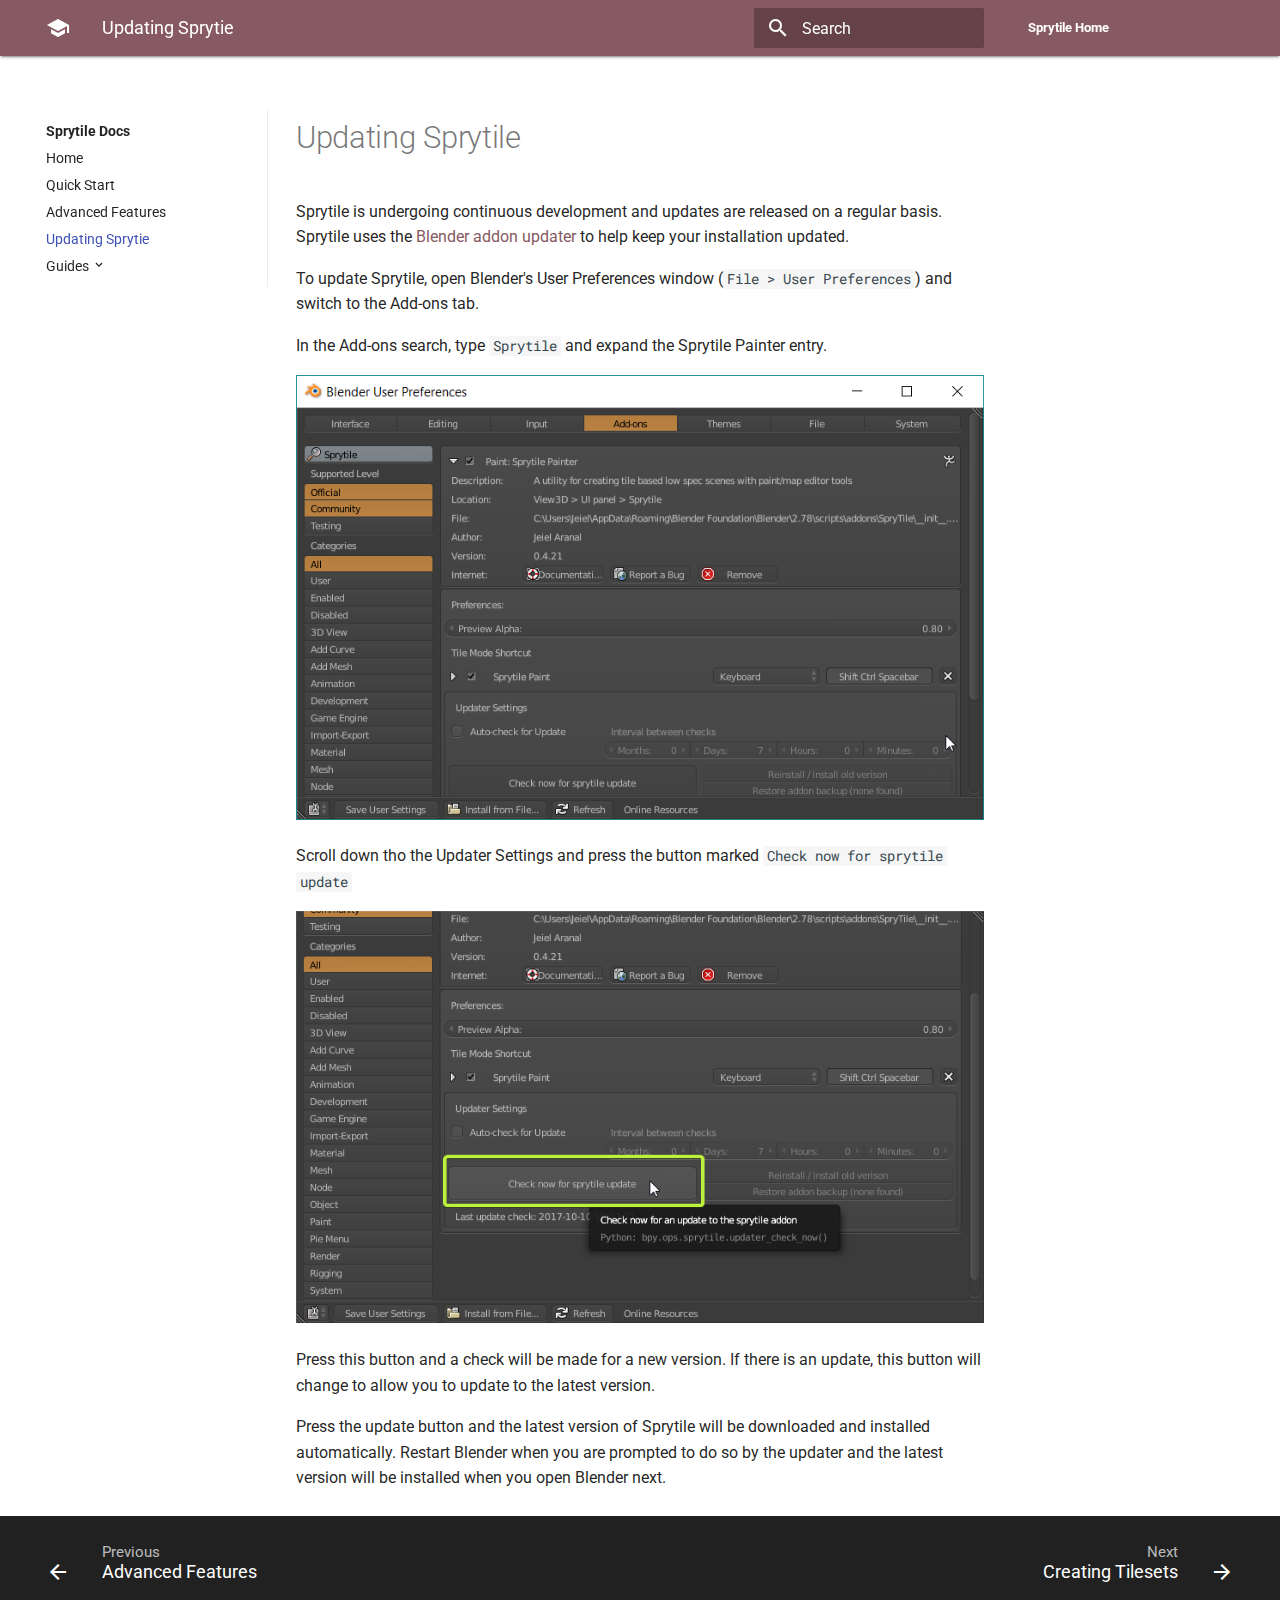
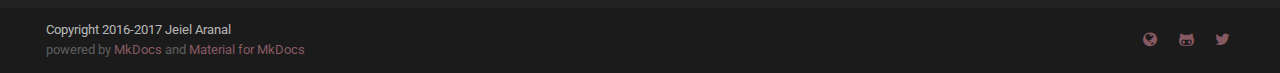
<file: updating-sprytile/index.html>
<!DOCTYPE html>
<html lang="en" class="no-js">
  <head>
    
      <meta charset="utf-8">
      <meta name="viewport" content="width=device-width,initial-scale=1">
      <meta http-equiv="x-ua-compatible" content="ie=edge">
      
        <meta name="description" content="A tile map editor for Blender">
      
      
        <link rel="canonical" href="http://docs.sprytile.xyz/updating-sprytile/">
      
      
        <meta name="author" content="Jeiel Aranal">
      
      
        <link rel="shortcut icon" href="../assets/images/favicon.png">
      
      <meta name="generator" content="mkdocs-0.16.3, mkdocs-material-1.10.1">
    
    
      
        <title>Updating Sprytie - Sprytile Docs</title>
      
    
    
      <script src="../assets/javascripts/modernizr-e826f8942a.js"></script>
    
    
      <link rel="stylesheet" href="../assets/stylesheets/application-a20f419c8e.css">
      
        <link rel="stylesheet" href="../assets/stylesheets/application-23f75ab9c7.palette.css">
      
    
    
      
        
        
        
        <link rel="stylesheet" href="https://fonts.googleapis.com/css?family=Roboto:300,400,400i,700|Roboto+Mono">
        <style>body,input{font-family:"Roboto","Helvetica Neue",Helvetica,Arial,sans-serif}code,kbd,pre{font-family:"Roboto Mono","Courier New",Courier,monospace}</style>
      
      <link rel="stylesheet" href="https://fonts.googleapis.com/icon?family=Material+Icons">
    
    
      <link rel="stylesheet" href="../stylesheets/extra.css">
    
    
  </head>
  
  
  
  
    <body data-md-color-primary="indigo" data-md-color-accent="light-blue">
  
    <svg class="md-svg">
      <defs>
        
        
      </defs>
    </svg>
    <input class="md-toggle" data-md-toggle="drawer" type="checkbox" id="drawer">
    <input class="md-toggle" data-md-toggle="search" type="checkbox" id="search">
    <label class="md-overlay" data-md-component="overlay" for="drawer"></label>
    
      <header class="md-header" data-md-component="header">
  <nav class="md-header-nav md-grid">
    <div class="md-flex">
      <div class="md-flex__cell md-flex__cell--shrink">
        <a href="http://docs.sprytile.xyz" title="Sprytile Docs" class="md-header-nav__button md-logo">
          
            <i class="md-icon md-icon--home"></i>
          
        </a>
      </div>
      <div class="md-flex__cell md-flex__cell--shrink">
        <label class="md-icon md-icon--menu md-header-nav__button" for="drawer"></label>
      </div>
      <div class="md-flex__cell md-flex__cell--stretch">
        <span class="md-flex__ellipsis md-header-nav__title">
          
            
              
            
            Updating Sprytie
          
        </span>
      </div>
      <div class="md-flex__cell md-flex__cell--shrink">
        
          <label class="md-icon md-icon--search md-header-nav__button" for="search"></label>
          
<div class="md-search" data-md-component="search" role="dialog">
  <label class="md-search__overlay" for="search"></label>
  <div class="md-search__inner">
    <form class="md-search__form" name="search">
      <input type="text" class="md-search__input" name="query" required placeholder="Search" autocapitalize="off" autocorrect="off" autocomplete="off" spellcheck="false" data-md-component="query">
      <label class="md-icon md-search__icon" for="search"></label>
      <button type="reset" class="md-icon md-search__icon" data-md-component="reset">&#xE5CD;</button>
    </form>
    <div class="md-search__output">
      <div class="md-search__scrollwrap" data-md-scrollfix>
        <div class="md-search-result" data-md-component="result" data-md-lang-search="" data-md-lang-tokenizer="[\s\-]+">
          <div class="md-search-result__meta" data-md-lang-result-none="No matching documents" data-md-lang-result-one="1 matching document" data-md-lang-result-other="# matching documents">
            Type to start searching
          </div>
          <ol class="md-search-result__list"></ol>
        </div>
      </div>
    </div>
  </div>
</div>
        
      </div>
      
        <div class="md-flex__cell md-flex__cell--shrink">
          <div class="md-header-nav__source">
            


  


  <a href="http://itch.sprytile.xyz" title="Go to repository" class="md-source" data-md-source="">
    
    <div class="md-source__repository">
      Sprytile Home
    </div>
  </a>

          </div>
        </div>
      
    </div>
  </nav>
</header>
    
    <div class="md-container">
      
      
      <main class="md-main">
        <div class="md-main__inner md-grid" data-md-component="container">
          
            
              <div class="md-sidebar md-sidebar--primary" data-md-component="navigation">
                <div class="md-sidebar__scrollwrap">
                  <div class="md-sidebar__inner">
                    <nav class="md-nav md-nav--primary" data-md-level="0">
  <label class="md-nav__title md-nav__title--site" for="drawer">
    <div class="md-nav__button md-logo">
      
        <i class="md-icon md-icon--home"></i>
      
    </div>
    Sprytile Docs
  </label>
  
    <div class="md-nav__source">
      


  


  <a href="http://itch.sprytile.xyz" title="Go to repository" class="md-source" data-md-source="">
    
    <div class="md-source__repository">
      Sprytile Home
    </div>
  </a>

    </div>
  
  <ul class="md-nav__list" data-md-scrollfix>
    
      
      
      


  <li class="md-nav__item">
    <a href=".." title="Home" class="md-nav__link">
      Home
    </a>
  </li>

    
      
      
      


  <li class="md-nav__item">
    <a href="../quick-start/" title="Quick Start" class="md-nav__link">
      Quick Start
    </a>
  </li>

    
      
      
      


  <li class="md-nav__item">
    <a href="../advanced-features/" title="Advanced Features" class="md-nav__link">
      Advanced Features
    </a>
  </li>

    
      
      
      

  


  <li class="md-nav__item md-nav__item--active">
    
    <input class="md-toggle md-nav__toggle" data-md-toggle="toc" type="checkbox" id="toc">
    
      
    
    
    <a href="./" title="Updating Sprytie" class="md-nav__link md-nav__link--active">
      Updating Sprytie
    </a>
    
  </li>

    
      
      
      


  <li class="md-nav__item md-nav__item--nested">
    
      <input class="md-toggle md-nav__toggle" data-md-toggle="nav-5" type="checkbox" id="nav-5">
    
    <label class="md-nav__link" for="nav-5">
      Guides
    </label>
    <nav class="md-nav" data-md-component="collapsible" data-md-level="1">
      <label class="md-nav__title" for="nav-5">
        Guides
      </label>
      <ul class="md-nav__list" data-md-scrollfix>
        
        
          
          
          


  <li class="md-nav__item">
    <a href="../creating-tilesets/" title="Creating Tilesets" class="md-nav__link">
      Creating Tilesets
    </a>
  </li>

        
          
          
          


  <li class="md-nav__item">
    <a href="../using-tilesets/" title="Using Tilesets" class="md-nav__link">
      Using Tilesets
    </a>
  </li>

        
          
          
          


  <li class="md-nav__item">
    <a href="../sketchfab/" title="Sketchfab Export" class="md-nav__link">
      Sketchfab Export
    </a>
  </li>

        
      </ul>
    </nav>
  </li>

    
  </ul>
</nav>
                  </div>
                </div>
              </div>
            
            
              <div class="md-sidebar md-sidebar--secondary" data-md-component="toc">
                <div class="md-sidebar__scrollwrap">
                  <div class="md-sidebar__inner">
                    
<nav class="md-nav md-nav--secondary">
  
  
    
  
  
</nav>
                  </div>
                </div>
              </div>
            
          
          <div class="md-content">
            <article class="md-content__inner md-typeset">
              
                
                
                <h1 id="updating-sprytile">Updating Sprytile<a class="headerlink" href="#updating-sprytile" title="Permanent link">&para;</a></h1>
<p>Sprytile is undergoing continuous development and updates are released on a regular basis. Sprytile uses the <a href="https://github.com/CGCookie/blender-addon-updater">Blender addon updater</a> to help keep your installation updated.</p>
<p>To update Sprytile, open Blender's User Preferences window (<code>File &gt; User Preferences</code>) and switch to the Add-ons tab.</p>
<p>In the Add-ons search, type <code>Sprytile</code> and expand the Sprytile Painter entry.</p>
<p><img alt="Sprytile Preferences" src="../img/addon-prefs.png" /></p>
<p>Scroll down tho the Updater Settings and press the button marked <code>Check now for sprytile update</code></p>
<p><img alt="Update Addon" src="../img/addon-update.png" /></p>
<p>Press this button and a check will be made for a new version. If there is an update, this button will change to allow you to update to the latest version.</p>
<p>Press the update button and the latest version of Sprytile will be downloaded and installed automatically. Restart Blender when you are prompted to do so by the updater and the latest version will be installed when you open Blender next.</p>
                
                  
                
              
              
                
              
            </article>
          </div>
        </div>
      </main>
      
        
<footer class="md-footer">
  
    <div class="md-footer-nav">
      <nav class="md-footer-nav__inner md-grid">
        
          <a href="../advanced-features/" title="Advanced Features" class="md-flex md-footer-nav__link md-footer-nav__link--prev" rel="prev">
            <div class="md-flex__cell md-flex__cell--shrink">
              <i class="md-icon md-icon--arrow-back md-footer-nav__button"></i>
            </div>
            <div class="md-flex__cell md-flex__cell--stretch md-footer-nav__title">
              <span class="md-flex__ellipsis">
                <span class="md-footer-nav__direction">
                  Previous
                </span>
                Advanced Features
              </span>
            </div>
          </a>
        
        
          <a href="../creating-tilesets/" title="Creating Tilesets" class="md-flex md-footer-nav__link md-footer-nav__link--next" rel="next">
            <div class="md-flex__cell md-flex__cell--stretch md-footer-nav__title">
              <span class="md-flex__ellipsis">
                <span class="md-footer-nav__direction">
                  Next
                </span>
                Creating Tilesets
              </span>
            </div>
            <div class="md-flex__cell md-flex__cell--shrink">
              <i class="md-icon md-icon--arrow-forward md-footer-nav__button"></i>
            </div>
          </a>
        
      </nav>
    </div>
  
  <div class="md-footer-meta md-typeset">
    <div class="md-footer-meta__inner md-grid">
      <div class="md-footer-copyright">
        
          <div class="md-footer-copyright__highlight">
            Copyright 2016-2017 Jeiel Aranal
          </div>
        
        powered by
        <a href="http://www.mkdocs.org" title="MkDocs">MkDocs</a>
        and
        <a href="http://squidfunk.github.io/mkdocs-material/" title="Material for MkDocs">
          Material for MkDocs</a>
      </div>
      
        
  <div class="md-footer-social">
    
    <link rel="stylesheet" href="https://cdnjs.cloudflare.com/ajax/libs/font-awesome/4.7.0/css/font-awesome.min.css">
    
      <a href="https://chemikhazi.itch.io/sprytile" class="md-footer-social__link fa fa-globe"></a>
    
      <a href="https://github.com/chemikhazi" class="md-footer-social__link fa fa-github-alt"></a>
    
      <a href="https://twitter.com/chemikhazi" class="md-footer-social__link fa fa-twitter"></a>
    
  </div>

      
    </div>
  </div>
</footer>
      
    </div>
    
      <script src="../assets/javascripts/application-f3ab9e5ff8.js"></script>
      
      
      <script>app.initialize({url:{base:".."}})</script>
      
    
    
      
    
  </body>
</html>
</file>
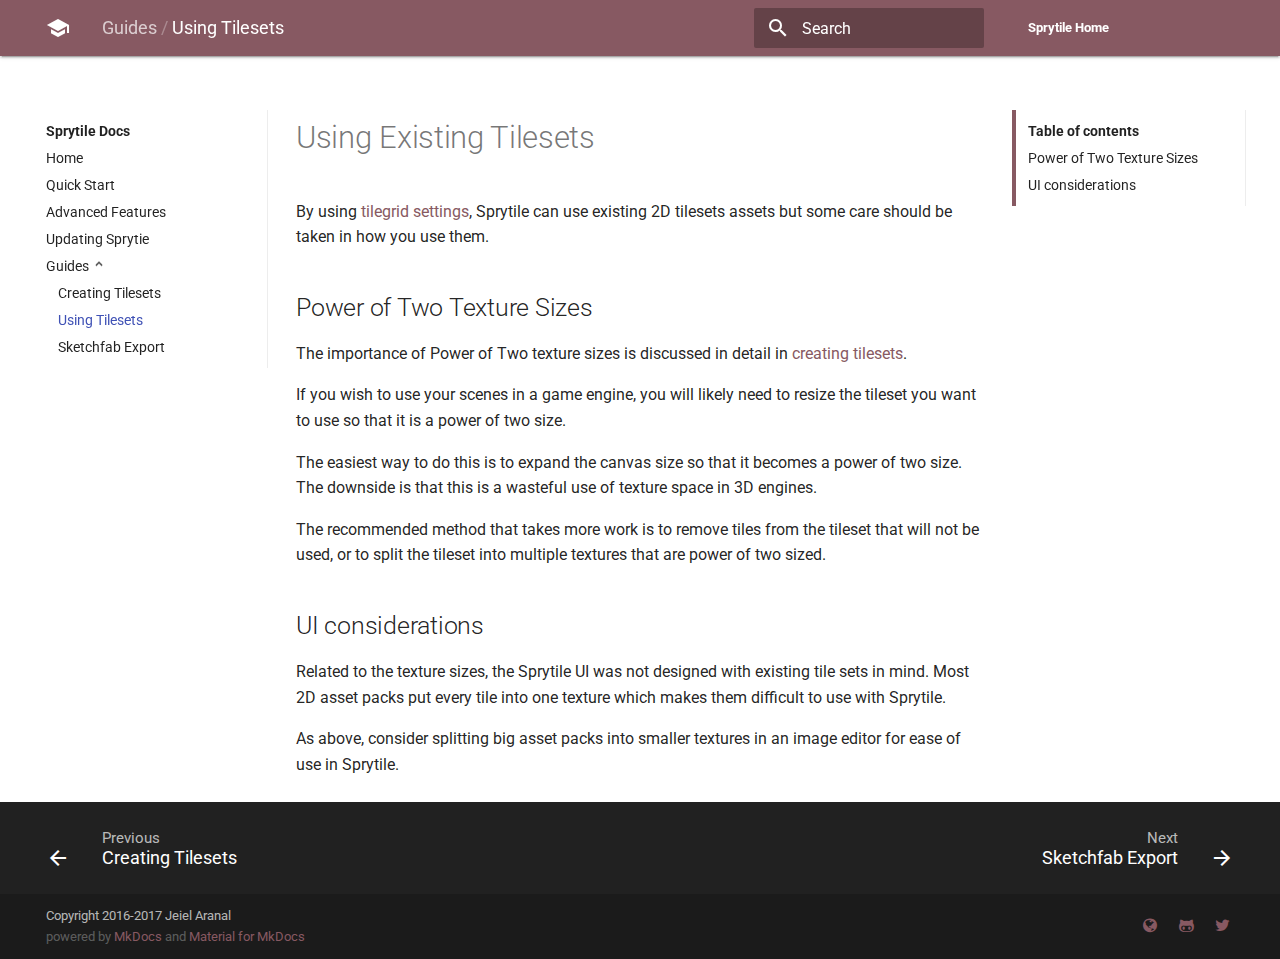
<file: using-tilesets/index.html>
<!DOCTYPE html>
<html lang="en" class="no-js">
  <head>
    
      <meta charset="utf-8">
      <meta name="viewport" content="width=device-width,initial-scale=1">
      <meta http-equiv="x-ua-compatible" content="ie=edge">
      
        <meta name="description" content="A tile map editor for Blender">
      
      
        <link rel="canonical" href="http://docs.sprytile.xyz/using-tilesets/">
      
      
        <meta name="author" content="Jeiel Aranal">
      
      
        <link rel="shortcut icon" href="../assets/images/favicon.png">
      
      <meta name="generator" content="mkdocs-0.16.3, mkdocs-material-1.10.1">
    
    
      
        <title>Using Tilesets - Sprytile Docs</title>
      
    
    
      <script src="../assets/javascripts/modernizr-e826f8942a.js"></script>
    
    
      <link rel="stylesheet" href="../assets/stylesheets/application-a20f419c8e.css">
      
        <link rel="stylesheet" href="../assets/stylesheets/application-23f75ab9c7.palette.css">
      
    
    
      
        
        
        
        <link rel="stylesheet" href="https://fonts.googleapis.com/css?family=Roboto:300,400,400i,700|Roboto+Mono">
        <style>body,input{font-family:"Roboto","Helvetica Neue",Helvetica,Arial,sans-serif}code,kbd,pre{font-family:"Roboto Mono","Courier New",Courier,monospace}</style>
      
      <link rel="stylesheet" href="https://fonts.googleapis.com/icon?family=Material+Icons">
    
    
      <link rel="stylesheet" href="../stylesheets/extra.css">
    
    
  </head>
  
  
  
  
    <body data-md-color-primary="indigo" data-md-color-accent="light-blue">
  
    <svg class="md-svg">
      <defs>
        
        
      </defs>
    </svg>
    <input class="md-toggle" data-md-toggle="drawer" type="checkbox" id="drawer">
    <input class="md-toggle" data-md-toggle="search" type="checkbox" id="search">
    <label class="md-overlay" data-md-component="overlay" for="drawer"></label>
    
      <header class="md-header" data-md-component="header">
  <nav class="md-header-nav md-grid">
    <div class="md-flex">
      <div class="md-flex__cell md-flex__cell--shrink">
        <a href="http://docs.sprytile.xyz" title="Sprytile Docs" class="md-header-nav__button md-logo">
          
            <i class="md-icon md-icon--home"></i>
          
        </a>
      </div>
      <div class="md-flex__cell md-flex__cell--shrink">
        <label class="md-icon md-icon--menu md-header-nav__button" for="drawer"></label>
      </div>
      <div class="md-flex__cell md-flex__cell--stretch">
        <span class="md-flex__ellipsis md-header-nav__title">
          
            
              
                <span class="md-header-nav__parent">
                  Guides
                </span>
              
            
            Using Tilesets
          
        </span>
      </div>
      <div class="md-flex__cell md-flex__cell--shrink">
        
          <label class="md-icon md-icon--search md-header-nav__button" for="search"></label>
          
<div class="md-search" data-md-component="search" role="dialog">
  <label class="md-search__overlay" for="search"></label>
  <div class="md-search__inner">
    <form class="md-search__form" name="search">
      <input type="text" class="md-search__input" name="query" required placeholder="Search" autocapitalize="off" autocorrect="off" autocomplete="off" spellcheck="false" data-md-component="query">
      <label class="md-icon md-search__icon" for="search"></label>
      <button type="reset" class="md-icon md-search__icon" data-md-component="reset">&#xE5CD;</button>
    </form>
    <div class="md-search__output">
      <div class="md-search__scrollwrap" data-md-scrollfix>
        <div class="md-search-result" data-md-component="result" data-md-lang-search="" data-md-lang-tokenizer="[\s\-]+">
          <div class="md-search-result__meta" data-md-lang-result-none="No matching documents" data-md-lang-result-one="1 matching document" data-md-lang-result-other="# matching documents">
            Type to start searching
          </div>
          <ol class="md-search-result__list"></ol>
        </div>
      </div>
    </div>
  </div>
</div>
        
      </div>
      
        <div class="md-flex__cell md-flex__cell--shrink">
          <div class="md-header-nav__source">
            


  


  <a href="http://itch.sprytile.xyz" title="Go to repository" class="md-source" data-md-source="">
    
    <div class="md-source__repository">
      Sprytile Home
    </div>
  </a>

          </div>
        </div>
      
    </div>
  </nav>
</header>
    
    <div class="md-container">
      
      
      <main class="md-main">
        <div class="md-main__inner md-grid" data-md-component="container">
          
            
              <div class="md-sidebar md-sidebar--primary" data-md-component="navigation">
                <div class="md-sidebar__scrollwrap">
                  <div class="md-sidebar__inner">
                    <nav class="md-nav md-nav--primary" data-md-level="0">
  <label class="md-nav__title md-nav__title--site" for="drawer">
    <div class="md-nav__button md-logo">
      
        <i class="md-icon md-icon--home"></i>
      
    </div>
    Sprytile Docs
  </label>
  
    <div class="md-nav__source">
      


  


  <a href="http://itch.sprytile.xyz" title="Go to repository" class="md-source" data-md-source="">
    
    <div class="md-source__repository">
      Sprytile Home
    </div>
  </a>

    </div>
  
  <ul class="md-nav__list" data-md-scrollfix>
    
      
      
      


  <li class="md-nav__item">
    <a href=".." title="Home" class="md-nav__link">
      Home
    </a>
  </li>

    
      
      
      


  <li class="md-nav__item">
    <a href="../quick-start/" title="Quick Start" class="md-nav__link">
      Quick Start
    </a>
  </li>

    
      
      
      


  <li class="md-nav__item">
    <a href="../advanced-features/" title="Advanced Features" class="md-nav__link">
      Advanced Features
    </a>
  </li>

    
      
      
      


  <li class="md-nav__item">
    <a href="../updating-sprytile/" title="Updating Sprytie" class="md-nav__link">
      Updating Sprytie
    </a>
  </li>

    
      
      
      

  


  <li class="md-nav__item md-nav__item--active md-nav__item--nested">
    
      <input class="md-toggle md-nav__toggle" data-md-toggle="nav-5" type="checkbox" id="nav-5" checked>
    
    <label class="md-nav__link" for="nav-5">
      Guides
    </label>
    <nav class="md-nav" data-md-component="collapsible" data-md-level="1">
      <label class="md-nav__title" for="nav-5">
        Guides
      </label>
      <ul class="md-nav__list" data-md-scrollfix>
        
        
          
          
          


  <li class="md-nav__item">
    <a href="../creating-tilesets/" title="Creating Tilesets" class="md-nav__link">
      Creating Tilesets
    </a>
  </li>

        
          
          
          

  


  <li class="md-nav__item md-nav__item--active">
    
    <input class="md-toggle md-nav__toggle" data-md-toggle="toc" type="checkbox" id="toc">
    
      
    
    
      <label class="md-nav__link md-nav__link--active" for="toc">
        Using Tilesets
      </label>
    
    <a href="./" title="Using Tilesets" class="md-nav__link md-nav__link--active">
      Using Tilesets
    </a>
    
      
<nav class="md-nav md-nav--secondary">
  
  
    
  
  
    <label class="md-nav__title" for="toc">Table of contents</label>
    <ul class="md-nav__list" data-md-scrollfix>
      
        <li class="md-nav__item">
  <a href="#power-of-two-texture-sizes" title="Power of Two Texture Sizes" class="md-nav__link">
    Power of Two Texture Sizes
  </a>
  
</li>
      
        <li class="md-nav__item">
  <a href="#ui-considerations" title="UI considerations" class="md-nav__link">
    UI considerations
  </a>
  
</li>
      
      
      
    </ul>
  
</nav>
    
  </li>

        
          
          
          


  <li class="md-nav__item">
    <a href="../sketchfab/" title="Sketchfab Export" class="md-nav__link">
      Sketchfab Export
    </a>
  </li>

        
      </ul>
    </nav>
  </li>

    
  </ul>
</nav>
                  </div>
                </div>
              </div>
            
            
              <div class="md-sidebar md-sidebar--secondary" data-md-component="toc">
                <div class="md-sidebar__scrollwrap">
                  <div class="md-sidebar__inner">
                    
<nav class="md-nav md-nav--secondary">
  
  
    
  
  
    <label class="md-nav__title" for="toc">Table of contents</label>
    <ul class="md-nav__list" data-md-scrollfix>
      
        <li class="md-nav__item">
  <a href="#power-of-two-texture-sizes" title="Power of Two Texture Sizes" class="md-nav__link">
    Power of Two Texture Sizes
  </a>
  
</li>
      
        <li class="md-nav__item">
  <a href="#ui-considerations" title="UI considerations" class="md-nav__link">
    UI considerations
  </a>
  
</li>
      
      
      
    </ul>
  
</nav>
                  </div>
                </div>
              </div>
            
          
          <div class="md-content">
            <article class="md-content__inner md-typeset">
              
                
                
                <h1 id="using-existing-tilesets">Using Existing Tilesets<a class="headerlink" href="#using-existing-tilesets" title="Permanent link">&para;</a></h1>
<p>By using <a href="../advanced-features#additional-tile-grid-settings">tilegrid settings</a>, Sprytile can use existing 2D tilesets assets but some care should be taken in how you use them.</p>
<h2 id="power-of-two-texture-sizes">Power of Two Texture Sizes<a class="headerlink" href="#power-of-two-texture-sizes" title="Permanent link">&para;</a></h2>
<p>The importance of Power of Two texture sizes is discussed in detail in <a href="../creating-tilesets#power-of-two-sizes">creating tilesets</a>.</p>
<p>If you wish to use your scenes in a game engine, you will likely need to resize the tileset you want to use so that it is a power of two size.</p>
<p>The easiest way to do this is to expand the canvas size so that it becomes a power of two size. The downside is that this is a wasteful use of texture space in 3D engines.</p>
<p>The recommended method that takes more work is to remove tiles from the tileset that will not be used, or to split the tileset into multiple textures that are power of two sized.</p>
<h2 id="ui-considerations">UI considerations<a class="headerlink" href="#ui-considerations" title="Permanent link">&para;</a></h2>
<p>Related to the texture sizes, the Sprytile UI was not designed with existing tile sets in mind. Most 2D asset packs put every tile into one texture which makes them difficult to use with Sprytile.</p>
<p>As above, consider splitting big asset packs into smaller textures in an image editor for ease of use in Sprytile.</p>
                
                  
                
              
              
                
              
            </article>
          </div>
        </div>
      </main>
      
        
<footer class="md-footer">
  
    <div class="md-footer-nav">
      <nav class="md-footer-nav__inner md-grid">
        
          <a href="../creating-tilesets/" title="Creating Tilesets" class="md-flex md-footer-nav__link md-footer-nav__link--prev" rel="prev">
            <div class="md-flex__cell md-flex__cell--shrink">
              <i class="md-icon md-icon--arrow-back md-footer-nav__button"></i>
            </div>
            <div class="md-flex__cell md-flex__cell--stretch md-footer-nav__title">
              <span class="md-flex__ellipsis">
                <span class="md-footer-nav__direction">
                  Previous
                </span>
                Creating Tilesets
              </span>
            </div>
          </a>
        
        
          <a href="../sketchfab/" title="Sketchfab Export" class="md-flex md-footer-nav__link md-footer-nav__link--next" rel="next">
            <div class="md-flex__cell md-flex__cell--stretch md-footer-nav__title">
              <span class="md-flex__ellipsis">
                <span class="md-footer-nav__direction">
                  Next
                </span>
                Sketchfab Export
              </span>
            </div>
            <div class="md-flex__cell md-flex__cell--shrink">
              <i class="md-icon md-icon--arrow-forward md-footer-nav__button"></i>
            </div>
          </a>
        
      </nav>
    </div>
  
  <div class="md-footer-meta md-typeset">
    <div class="md-footer-meta__inner md-grid">
      <div class="md-footer-copyright">
        
          <div class="md-footer-copyright__highlight">
            Copyright 2016-2017 Jeiel Aranal
          </div>
        
        powered by
        <a href="http://www.mkdocs.org" title="MkDocs">MkDocs</a>
        and
        <a href="http://squidfunk.github.io/mkdocs-material/" title="Material for MkDocs">
          Material for MkDocs</a>
      </div>
      
        
  <div class="md-footer-social">
    
    <link rel="stylesheet" href="https://cdnjs.cloudflare.com/ajax/libs/font-awesome/4.7.0/css/font-awesome.min.css">
    
      <a href="https://chemikhazi.itch.io/sprytile" class="md-footer-social__link fa fa-globe"></a>
    
      <a href="https://github.com/chemikhazi" class="md-footer-social__link fa fa-github-alt"></a>
    
      <a href="https://twitter.com/chemikhazi" class="md-footer-social__link fa fa-twitter"></a>
    
  </div>

      
    </div>
  </div>
</footer>
      
    </div>
    
      <script src="../assets/javascripts/application-f3ab9e5ff8.js"></script>
      
      
      <script>app.initialize({url:{base:".."}})</script>
      
    
    
      
    
  </body>
</html>
</file>
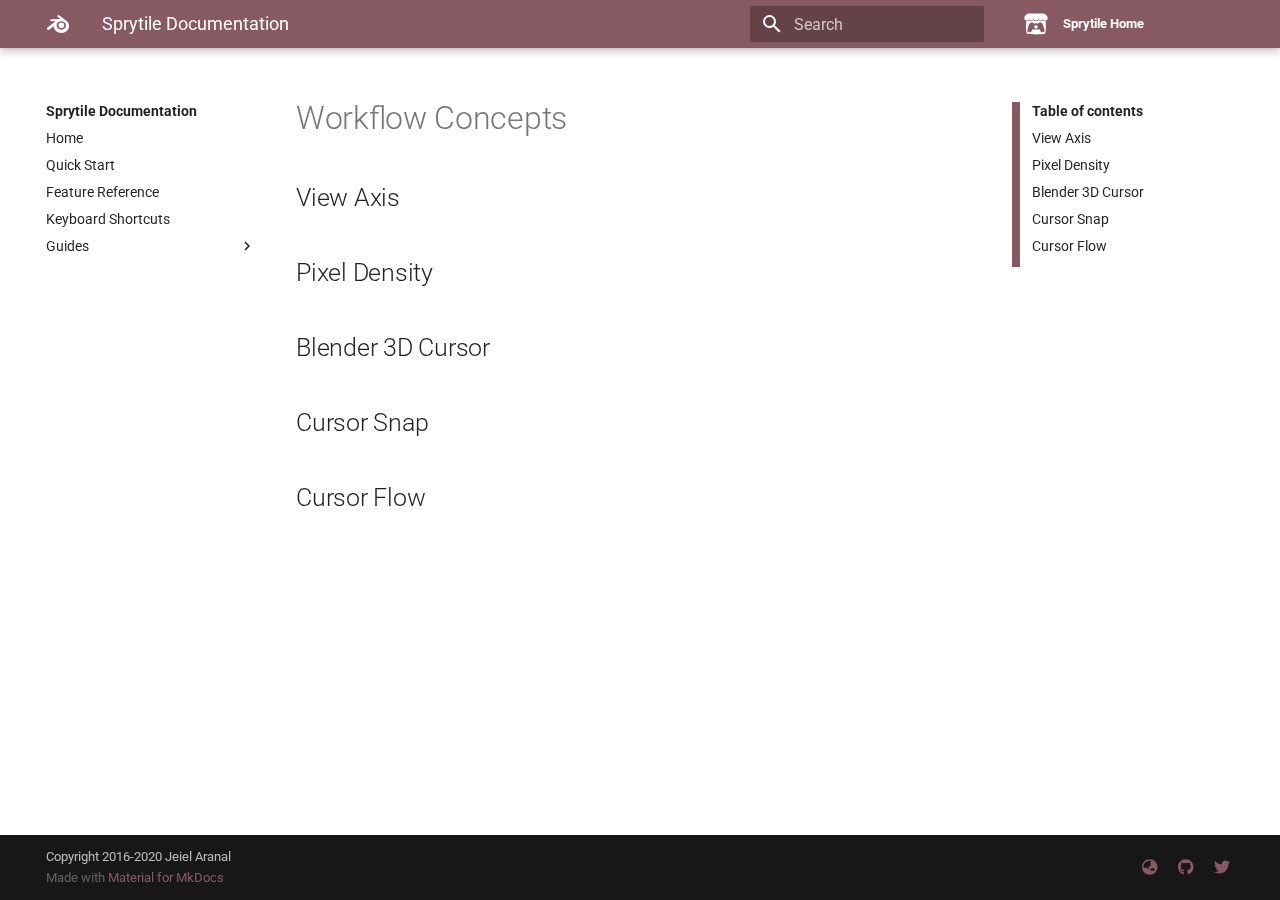
<file: workflow-concepts/index.html>
<!doctype html>
<html lang="en" class="no-js">
  <head>
    
      <meta charset="utf-8">
      <meta name="viewport" content="width=device-width,initial-scale=1">
      
        <meta name="description" content="A tile map editor for Blender">
      
      
        <link rel="canonical" href="http://docs.sprytile.xyz/workflow-concepts/">
      
      
        <meta name="author" content="Jeiel Aranal">
      
      <link rel="shortcut icon" href="../assets/images/favicon.png">
      <meta name="generator" content="mkdocs-1.1.2, mkdocs-material-5.5.12">
    
    
      
        <title>Workflow Concepts - Sprytile Documentation</title>
      
    
    
      <link rel="stylesheet" href="../assets/stylesheets/main.4dd2dd8d.min.css">
      
      
    
    
    
      
        <link href="https://fonts.gstatic.com" rel="preconnect" crossorigin>
        <link rel="stylesheet" href="https://fonts.googleapis.com/css?family=Roboto:300,400,400i,700%7CRoboto+Mono&display=fallback">
        <style>body,input{font-family:"Roboto",-apple-system,BlinkMacSystemFont,Helvetica,Arial,sans-serif}code,kbd,pre{font-family:"Roboto Mono",SFMono-Regular,Consolas,Menlo,monospace}</style>
      
    
    
    
      <link rel="stylesheet" href="../stylesheets/extra.css">
    
    
      
    
    
  </head>
  
  
    <body dir="ltr">
  
    
    <input class="md-toggle" data-md-toggle="drawer" type="checkbox" id="__drawer" autocomplete="off">
    <input class="md-toggle" data-md-toggle="search" type="checkbox" id="__search" autocomplete="off">
    <label class="md-overlay" for="__drawer"></label>
    <div data-md-component="skip">
      
        
        <a href="#workflow-concepts" class="md-skip">
          Skip to content
        </a>
      
    </div>
    <div data-md-component="announce">
      
    </div>
    
      <header class="md-header" data-md-component="header">
  <nav class="md-header-nav md-grid" aria-label="Header">
    <a href="http://docs.sprytile.xyz" title="Sprytile Documentation" class="md-header-nav__button md-logo" aria-label="Sprytile Documentation">
      
  
  <svg xmlns="http://www.w3.org/2000/svg" viewBox="0 0 24 24"><path d="M12.58 3.12v.01c-.31 0-.62.09-.87.26-.5.35-.56.93-.11 1.3L14.46 7l-8.73.03h-.01C5 7.03 4.3 7.5 4.16 8.1c-.16.61.34 1.12 1.1 1.12l4.43-.01-7.93 6.09c-.76.57-.99 1.52-.52 2.12.48.61 1.49.61 2.26 0l4.3-3.53s-.07.48-.06.76c0 .29.1.85.23 1.28.29.93.78 1.78 1.46 2.53.7.77 1.57 1.39 2.57 1.83 1.03.47 2.17.71 3.34.71 1.16 0 2.31-.25 3.35-.72 1-.44 1.86-1.07 2.56-1.84.68-.75 1.17-1.61 1.46-2.53.14-.47.23-.94.29-1.41 0-.47 0-.94-.06-1.41-.13-.91-.44-1.77-.94-2.55-.44-.71-1-1.34-1.69-1.87l-6.89-5.29a1.42 1.42 0 00-.84-.26m2.76 6.09c1.16 0 2.25.38 3.12 1.08.44.36.79.78 1.04 1.25.27.46.44 1.01.5 1.57.04.56-.04 1.12-.23 1.66-.2.54-.52 1.04-.95 1.49-.89.9-2.13 1.42-3.48 1.42-1.34 0-2.59-.51-3.48-1.41-.43-.44-.75-.95-.95-1.49a3.89 3.89 0 01-.22-1.66c.05-.56.22-1.09.48-1.57.26-.47.62-.89 1.06-1.25.86-.71 1.96-1.09 3.11-1.09m.1 1.4c-.78 0-1.5.28-2.03.73-.54.46-.91 1.1-.94 1.84-.04.75.26 1.45.79 1.97.54.53 1.32.85 2.18.85.86 0 1.63-.32 2.18-.85.53-.52.83-1.22.79-1.97-.04-.74-.41-1.38-.94-1.84-.53-.45-1.25-.73-2.03-.73z"/></svg>

    </a>
    <label class="md-header-nav__button md-icon" for="__drawer">
      <svg xmlns="http://www.w3.org/2000/svg" viewBox="0 0 24 24"><path d="M3 6h18v2H3V6m0 5h18v2H3v-2m0 5h18v2H3v-2z"/></svg>
    </label>
    <div class="md-header-nav__title" data-md-component="header-title">
      
        <div class="md-header-nav__ellipsis">
          <span class="md-header-nav__topic md-ellipsis">
            Sprytile Documentation
          </span>
          <span class="md-header-nav__topic md-ellipsis">
            
              Workflow Concepts
            
          </span>
        </div>
      
    </div>
    
      <label class="md-header-nav__button md-icon" for="__search">
        <svg xmlns="http://www.w3.org/2000/svg" viewBox="0 0 24 24"><path d="M9.5 3A6.5 6.5 0 0116 9.5c0 1.61-.59 3.09-1.56 4.23l.27.27h.79l5 5-1.5 1.5-5-5v-.79l-.27-.27A6.516 6.516 0 019.5 16 6.5 6.5 0 013 9.5 6.5 6.5 0 019.5 3m0 2C7 5 5 7 5 9.5S7 14 9.5 14 14 12 14 9.5 12 5 9.5 5z"/></svg>
      </label>
      
<div class="md-search" data-md-component="search" role="dialog">
  <label class="md-search__overlay" for="__search"></label>
  <div class="md-search__inner" role="search">
    <form class="md-search__form" name="search">
      <input type="text" class="md-search__input" name="query" aria-label="Search" placeholder="Search" autocapitalize="off" autocorrect="off" autocomplete="off" spellcheck="false" data-md-component="search-query" data-md-state="active">
      <label class="md-search__icon md-icon" for="__search">
        <svg xmlns="http://www.w3.org/2000/svg" viewBox="0 0 24 24"><path d="M9.5 3A6.5 6.5 0 0116 9.5c0 1.61-.59 3.09-1.56 4.23l.27.27h.79l5 5-1.5 1.5-5-5v-.79l-.27-.27A6.516 6.516 0 019.5 16 6.5 6.5 0 013 9.5 6.5 6.5 0 019.5 3m0 2C7 5 5 7 5 9.5S7 14 9.5 14 14 12 14 9.5 12 5 9.5 5z"/></svg>
        <svg xmlns="http://www.w3.org/2000/svg" viewBox="0 0 24 24"><path d="M20 11v2H8l5.5 5.5-1.42 1.42L4.16 12l7.92-7.92L13.5 5.5 8 11h12z"/></svg>
      </label>
      <button type="reset" class="md-search__icon md-icon" aria-label="Clear" data-md-component="search-reset" tabindex="-1">
        <svg xmlns="http://www.w3.org/2000/svg" viewBox="0 0 24 24"><path d="M19 6.41L17.59 5 12 10.59 6.41 5 5 6.41 10.59 12 5 17.59 6.41 19 12 13.41 17.59 19 19 17.59 13.41 12 19 6.41z"/></svg>
      </button>
    </form>
    <div class="md-search__output">
      <div class="md-search__scrollwrap" data-md-scrollfix>
        <div class="md-search-result" data-md-component="search-result">
          <div class="md-search-result__meta">
            Initializing search
          </div>
          <ol class="md-search-result__list"></ol>
        </div>
      </div>
    </div>
  </div>
</div>
    
    
      <div class="md-header-nav__source">
        
<a href="http://itch.sprytile.xyz" title="Go to repository" class="md-source">
  <div class="md-source__icon md-icon">
    
    <svg xmlns="http://www.w3.org/2000/svg" viewBox="0 0 512 512"><path d="M71.92 34.77C50.2 47.67 7.4 96.84 7 109.73v21.34c0 27.06 25.29 50.84 48.25 50.84 27.57 0 50.54-22.85 50.54-50 0 27.12 22.18 50 49.76 50s49-22.85 49-50c0 27.12 23.59 50 51.16 50h.5c27.57 0 51.16-22.85 51.16-50 0 27.12 21.47 50 49 50s49.76-22.85 49.76-50c0 27.12 23 50 50.54 50 23 0 48.25-23.78 48.25-50.84v-21.34c-.4-12.9-43.2-62.07-64.92-75C372.56 32.4 325.76 32 256 32S91.14 33.1 71.92 34.77zm132.32 134.39c-22 38.4-77.9 38.71-99.85.25-13.17 23.14-43.17 32.07-56 27.66-3.87 40.15-13.67 237.13 17.73 269.15 80 18.67 302.08 18.12 379.76 0 31.65-32.27 21.32-232 17.75-269.15-12.92 4.44-42.88-4.6-56-27.66-22 38.52-77.85 38.1-99.85-.24-7.1 12.49-23.05 28.94-51.76 28.94a57.54 57.54 0 01-51.75-28.94zm-41.58 53.77c16.47 0 31.09 0 49.22 19.78a436.91 436.91 0 0188.18 0C318.22 223 332.85 223 349.31 223c52.33 0 65.22 77.53 83.87 144.45 17.26 62.15-5.52 63.67-33.95 63.73-42.15-1.57-65.49-32.18-65.49-62.79-39.25 6.43-101.93 8.79-155.55 0 0 30.61-23.34 61.22-65.49 62.79-28.42-.06-51.2-1.58-33.94-63.73 18.67-67 31.56-144.45 83.88-144.45zM256 270.79s-44.38 40.77-52.35 55.21l29-1.17v25.32c0 1.55 21.34.16 23.33.16 11.65.54 23.31 1 23.31-.16v-25.28l29 1.17c-8-14.48-52.35-55.24-52.35-55.24z"/></svg>
  </div>
  <div class="md-source__repository">
    Sprytile Home
  </div>
</a>
      </div>
    
  </nav>
</header>
    
    <div class="md-container" data-md-component="container">
      
        
      
      
        
      
      <main class="md-main" data-md-component="main">
        <div class="md-main__inner md-grid">
          
            
              <div class="md-sidebar md-sidebar--primary" data-md-component="navigation">
                <div class="md-sidebar__scrollwrap">
                  <div class="md-sidebar__inner">
                    <nav class="md-nav md-nav--primary" aria-label="Navigation" data-md-level="0">
  <label class="md-nav__title" for="__drawer">
    <a href="http://docs.sprytile.xyz" title="Sprytile Documentation" class="md-nav__button md-logo" aria-label="Sprytile Documentation">
      
  
  <svg xmlns="http://www.w3.org/2000/svg" viewBox="0 0 24 24"><path d="M12.58 3.12v.01c-.31 0-.62.09-.87.26-.5.35-.56.93-.11 1.3L14.46 7l-8.73.03h-.01C5 7.03 4.3 7.5 4.16 8.1c-.16.61.34 1.12 1.1 1.12l4.43-.01-7.93 6.09c-.76.57-.99 1.52-.52 2.12.48.61 1.49.61 2.26 0l4.3-3.53s-.07.48-.06.76c0 .29.1.85.23 1.28.29.93.78 1.78 1.46 2.53.7.77 1.57 1.39 2.57 1.83 1.03.47 2.17.71 3.34.71 1.16 0 2.31-.25 3.35-.72 1-.44 1.86-1.07 2.56-1.84.68-.75 1.17-1.61 1.46-2.53.14-.47.23-.94.29-1.41 0-.47 0-.94-.06-1.41-.13-.91-.44-1.77-.94-2.55-.44-.71-1-1.34-1.69-1.87l-6.89-5.29a1.42 1.42 0 00-.84-.26m2.76 6.09c1.16 0 2.25.38 3.12 1.08.44.36.79.78 1.04 1.25.27.46.44 1.01.5 1.57.04.56-.04 1.12-.23 1.66-.2.54-.52 1.04-.95 1.49-.89.9-2.13 1.42-3.48 1.42-1.34 0-2.59-.51-3.48-1.41-.43-.44-.75-.95-.95-1.49a3.89 3.89 0 01-.22-1.66c.05-.56.22-1.09.48-1.57.26-.47.62-.89 1.06-1.25.86-.71 1.96-1.09 3.11-1.09m.1 1.4c-.78 0-1.5.28-2.03.73-.54.46-.91 1.1-.94 1.84-.04.75.26 1.45.79 1.97.54.53 1.32.85 2.18.85.86 0 1.63-.32 2.18-.85.53-.52.83-1.22.79-1.97-.04-.74-.41-1.38-.94-1.84-.53-.45-1.25-.73-2.03-.73z"/></svg>

    </a>
    Sprytile Documentation
  </label>
  
    <div class="md-nav__source">
      
<a href="http://itch.sprytile.xyz" title="Go to repository" class="md-source">
  <div class="md-source__icon md-icon">
    
    <svg xmlns="http://www.w3.org/2000/svg" viewBox="0 0 512 512"><path d="M71.92 34.77C50.2 47.67 7.4 96.84 7 109.73v21.34c0 27.06 25.29 50.84 48.25 50.84 27.57 0 50.54-22.85 50.54-50 0 27.12 22.18 50 49.76 50s49-22.85 49-50c0 27.12 23.59 50 51.16 50h.5c27.57 0 51.16-22.85 51.16-50 0 27.12 21.47 50 49 50s49.76-22.85 49.76-50c0 27.12 23 50 50.54 50 23 0 48.25-23.78 48.25-50.84v-21.34c-.4-12.9-43.2-62.07-64.92-75C372.56 32.4 325.76 32 256 32S91.14 33.1 71.92 34.77zm132.32 134.39c-22 38.4-77.9 38.71-99.85.25-13.17 23.14-43.17 32.07-56 27.66-3.87 40.15-13.67 237.13 17.73 269.15 80 18.67 302.08 18.12 379.76 0 31.65-32.27 21.32-232 17.75-269.15-12.92 4.44-42.88-4.6-56-27.66-22 38.52-77.85 38.1-99.85-.24-7.1 12.49-23.05 28.94-51.76 28.94a57.54 57.54 0 01-51.75-28.94zm-41.58 53.77c16.47 0 31.09 0 49.22 19.78a436.91 436.91 0 0188.18 0C318.22 223 332.85 223 349.31 223c52.33 0 65.22 77.53 83.87 144.45 17.26 62.15-5.52 63.67-33.95 63.73-42.15-1.57-65.49-32.18-65.49-62.79-39.25 6.43-101.93 8.79-155.55 0 0 30.61-23.34 61.22-65.49 62.79-28.42-.06-51.2-1.58-33.94-63.73 18.67-67 31.56-144.45 83.88-144.45zM256 270.79s-44.38 40.77-52.35 55.21l29-1.17v25.32c0 1.55 21.34.16 23.33.16 11.65.54 23.31 1 23.31-.16v-25.28l29 1.17c-8-14.48-52.35-55.24-52.35-55.24z"/></svg>
  </div>
  <div class="md-source__repository">
    Sprytile Home
  </div>
</a>
    </div>
  
  <ul class="md-nav__list" data-md-scrollfix>
    
      
      
      


  <li class="md-nav__item">
    <a href=".." title="Home" class="md-nav__link">
      Home
    </a>
  </li>

    
      
      
      


  <li class="md-nav__item">
    <a href="../quick-start/" title="Quick Start" class="md-nav__link">
      Quick Start
    </a>
  </li>

    
      
      
      


  <li class="md-nav__item">
    <a href="../feature-reference/" title="Feature Reference" class="md-nav__link">
      Feature Reference
    </a>
  </li>

    
      
      
      


  <li class="md-nav__item">
    <a href="../shortcuts/" title="Keyboard Shortcuts" class="md-nav__link">
      Keyboard Shortcuts
    </a>
  </li>

    
      
      
      


  <li class="md-nav__item md-nav__item--nested">
    
      <input class="md-nav__toggle md-toggle" data-md-toggle="nav-5" type="checkbox" id="nav-5">
    
    <label class="md-nav__link" for="nav-5">
      Guides
      <span class="md-nav__icon md-icon"></span>
    </label>
    <nav class="md-nav" aria-label="Guides" data-md-level="1">
      <label class="md-nav__title" for="nav-5">
        <span class="md-nav__icon md-icon"></span>
        Guides
      </label>
      <ul class="md-nav__list" data-md-scrollfix>
        
        
          
          
          


  <li class="md-nav__item">
    <a href="../creating-tilesets/" title="Creating Tilesets" class="md-nav__link">
      Creating Tilesets
    </a>
  </li>

        
          
          
          


  <li class="md-nav__item">
    <a href="../using-tilesets/" title="Using Tilesets" class="md-nav__link">
      Using Tilesets
    </a>
  </li>

        
          
          
          


  <li class="md-nav__item">
    <a href="../sketchfab/" title="Sketchfab Export" class="md-nav__link">
      Sketchfab Export
    </a>
  </li>

        
          
          
          


  <li class="md-nav__item">
    <a href="../unity-settings/" title="Unity Settings" class="md-nav__link">
      Unity Settings
    </a>
  </li>

        
      </ul>
    </nav>
  </li>

    
  </ul>
</nav>
                  </div>
                </div>
              </div>
            
            
              <div class="md-sidebar md-sidebar--secondary" data-md-component="toc">
                <div class="md-sidebar__scrollwrap">
                  <div class="md-sidebar__inner">
                    
<nav class="md-nav md-nav--secondary" aria-label="Table of contents">
  
  
    
  
  
    <label class="md-nav__title" for="__toc">
      <span class="md-nav__icon md-icon"></span>
      Table of contents
    </label>
    <ul class="md-nav__list" data-md-scrollfix>
      
        <li class="md-nav__item">
  <a href="#view-axis" class="md-nav__link">
    View Axis
  </a>
  
</li>
      
        <li class="md-nav__item">
  <a href="#pixel-density" class="md-nav__link">
    Pixel Density
  </a>
  
</li>
      
        <li class="md-nav__item">
  <a href="#blender-3d-cursor" class="md-nav__link">
    Blender 3D Cursor
  </a>
  
</li>
      
        <li class="md-nav__item">
  <a href="#cursor-snap" class="md-nav__link">
    Cursor Snap
  </a>
  
</li>
      
        <li class="md-nav__item">
  <a href="#cursor-flow" class="md-nav__link">
    Cursor Flow
  </a>
  
</li>
      
    </ul>
  
</nav>
                  </div>
                </div>
              </div>
            
          
          <div class="md-content">
            <article class="md-content__inner md-typeset">
              
                
                
                  
                
                
                <h1 id="workflow-concepts">Workflow Concepts</h1>
<h2 id="view-axis">View Axis</h2>
<h2 id="pixel-density">Pixel Density</h2>
<h2 id="blender-3d-cursor">Blender 3D Cursor</h2>
<h2 id="cursor-snap">Cursor Snap</h2>
<h2 id="cursor-flow">Cursor Flow</h2>
                
              
              
                


              
            </article>
          </div>
        </div>
      </main>
      
        
<footer class="md-footer">
  
  <div class="md-footer-meta md-typeset">
    <div class="md-footer-meta__inner md-grid">
      <div class="md-footer-copyright">
        
          <div class="md-footer-copyright__highlight">
            Copyright 2016-2020 Jeiel Aranal
          </div>
        
        Made with
        <a href="https://squidfunk.github.io/mkdocs-material/" target="_blank" rel="noopener">
          Material for MkDocs
        </a>
      </div>
      
  <div class="md-footer-social">
    
      
      
        
        
      
      <a href="https://chemikhazi.itch.io/sprytile" target="_blank" rel="noopener" title="chemikhazi.itch.io" class="md-footer-social__link">
        <svg xmlns="http://www.w3.org/2000/svg" viewBox="0 0 496 512"><path d="M248 8C111.03 8 0 119.03 0 256s111.03 248 248 248 248-111.03 248-248S384.97 8 248 8zm-11.34 240.23c-2.89 4.82-8.1 7.77-13.72 7.77h-.31c-4.24 0-8.31 1.69-11.31 4.69l-5.66 5.66c-3.12 3.12-3.12 8.19 0 11.31l5.66 5.66c3 3 4.69 7.07 4.69 11.31V304c0 8.84-7.16 16-16 16h-6.11c-6.06 0-11.6-3.42-14.31-8.85l-22.62-45.23c-2.44-4.88-8.95-5.94-12.81-2.08l-19.47 19.46c-3 3-7.07 4.69-11.31 4.69H50.81C49.12 277.55 48 266.92 48 256c0-110.28 89.72-200 200-200 21.51 0 42.2 3.51 61.63 9.82l-50.16 38.53c-5.11 3.41-4.63 11.06.86 13.81l10.83 5.41c5.42 2.71 8.84 8.25 8.84 14.31V216c0 4.42-3.58 8-8 8h-3.06c-3.03 0-5.8-1.71-7.15-4.42-1.56-3.12-5.96-3.29-7.76-.3l-17.37 28.95zM408 358.43c0 4.24-1.69 8.31-4.69 11.31l-9.57 9.57c-3 3-7.07 4.69-11.31 4.69h-15.16c-4.24 0-8.31-1.69-11.31-4.69l-13.01-13.01a26.767 26.767 0 00-25.42-7.04l-21.27 5.32c-1.27.32-2.57.48-3.88.48h-10.34c-4.24 0-8.31-1.69-11.31-4.69l-11.91-11.91a8.008 8.008 0 01-2.34-5.66v-10.2c0-3.27 1.99-6.21 5.03-7.43l39.34-15.74c1.98-.79 3.86-1.82 5.59-3.05l23.71-16.89a7.978 7.978 0 014.64-1.48h12.09c3.23 0 6.15 1.94 7.39 4.93l5.35 12.85a4 4 0 003.69 2.46h3.8c1.78 0 3.35-1.18 3.84-2.88l4.2-14.47c.5-1.71 2.06-2.88 3.84-2.88h6.06c2.21 0 4 1.79 4 4v12.93c0 2.12.84 4.16 2.34 5.66l11.91 11.91c3 3 4.69 7.07 4.69 11.31v24.6z"/></svg>
      </a>
    
      
      
        
        
      
      <a href="https://github.com/chemikhazi" target="_blank" rel="noopener" title="github.com" class="md-footer-social__link">
        <svg xmlns="http://www.w3.org/2000/svg" viewBox="0 0 496 512"><path d="M165.9 397.4c0 2-2.3 3.6-5.2 3.6-3.3.3-5.6-1.3-5.6-3.6 0-2 2.3-3.6 5.2-3.6 3-.3 5.6 1.3 5.6 3.6zm-31.1-4.5c-.7 2 1.3 4.3 4.3 4.9 2.6 1 5.6 0 6.2-2s-1.3-4.3-4.3-5.2c-2.6-.7-5.5.3-6.2 2.3zm44.2-1.7c-2.9.7-4.9 2.6-4.6 4.9.3 2 2.9 3.3 5.9 2.6 2.9-.7 4.9-2.6 4.6-4.6-.3-1.9-3-3.2-5.9-2.9zM244.8 8C106.1 8 0 113.3 0 252c0 110.9 69.8 205.8 169.5 239.2 12.8 2.3 17.3-5.6 17.3-12.1 0-6.2-.3-40.4-.3-61.4 0 0-70 15-84.7-29.8 0 0-11.4-29.1-27.8-36.6 0 0-22.9-15.7 1.6-15.4 0 0 24.9 2 38.6 25.8 21.9 38.6 58.6 27.5 72.9 20.9 2.3-16 8.8-27.1 16-33.7-55.9-6.2-112.3-14.3-112.3-110.5 0-27.5 7.6-41.3 23.6-58.9-2.6-6.5-11.1-33.3 2.6-67.9 20.9-6.5 69 27 69 27 20-5.6 41.5-8.5 62.8-8.5s42.8 2.9 62.8 8.5c0 0 48.1-33.6 69-27 13.7 34.7 5.2 61.4 2.6 67.9 16 17.7 25.8 31.5 25.8 58.9 0 96.5-58.9 104.2-114.8 110.5 9.2 7.9 17 22.9 17 46.4 0 33.7-.3 75.4-.3 83.6 0 6.5 4.6 14.4 17.3 12.1C428.2 457.8 496 362.9 496 252 496 113.3 383.5 8 244.8 8zM97.2 352.9c-1.3 1-1 3.3.7 5.2 1.6 1.6 3.9 2.3 5.2 1 1.3-1 1-3.3-.7-5.2-1.6-1.6-3.9-2.3-5.2-1zm-10.8-8.1c-.7 1.3.3 2.9 2.3 3.9 1.6 1 3.6.7 4.3-.7.7-1.3-.3-2.9-2.3-3.9-2-.6-3.6-.3-4.3.7zm32.4 35.6c-1.6 1.3-1 4.3 1.3 6.2 2.3 2.3 5.2 2.6 6.5 1 1.3-1.3.7-4.3-1.3-6.2-2.2-2.3-5.2-2.6-6.5-1zm-11.4-14.7c-1.6 1-1.6 3.6 0 5.9 1.6 2.3 4.3 3.3 5.6 2.3 1.6-1.3 1.6-3.9 0-6.2-1.4-2.3-4-3.3-5.6-2z"/></svg>
      </a>
    
      
      
        
        
      
      <a href="https://twitter.com/jeielvtx" target="_blank" rel="noopener" title="twitter.com" class="md-footer-social__link">
        <svg xmlns="http://www.w3.org/2000/svg" viewBox="0 0 512 512"><path d="M459.37 151.716c.325 4.548.325 9.097.325 13.645 0 138.72-105.583 298.558-298.558 298.558-59.452 0-114.68-17.219-161.137-47.106 8.447.974 16.568 1.299 25.34 1.299 49.055 0 94.213-16.568 130.274-44.832-46.132-.975-84.792-31.188-98.112-72.772 6.498.974 12.995 1.624 19.818 1.624 9.421 0 18.843-1.3 27.614-3.573-48.081-9.747-84.143-51.98-84.143-102.985v-1.299c13.969 7.797 30.214 12.67 47.431 13.319-28.264-18.843-46.781-51.005-46.781-87.391 0-19.492 5.197-37.36 14.294-52.954 51.655 63.675 129.3 105.258 216.365 109.807-1.624-7.797-2.599-15.918-2.599-24.04 0-57.828 46.782-104.934 104.934-104.934 30.213 0 57.502 12.67 76.67 33.137 23.715-4.548 46.456-13.32 66.599-25.34-7.798 24.366-24.366 44.833-46.132 57.827 21.117-2.273 41.584-8.122 60.426-16.243-14.292 20.791-32.161 39.308-52.628 54.253z"/></svg>
      </a>
    
  </div>

    </div>
  </div>
</footer>
      
    </div>
    
      <script src="../assets/javascripts/vendor.3636a4ec.min.js"></script>
      <script src="../assets/javascripts/bundle.e9fe3281.min.js"></script><script id="__lang" type="application/json">{"clipboard.copy": "Copy to clipboard", "clipboard.copied": "Copied to clipboard", "search.config.lang": "en", "search.config.pipeline": "trimmer, stopWordFilter", "search.config.separator": "[\\s\\-]+", "search.result.placeholder": "Type to start searching", "search.result.none": "No matching documents", "search.result.one": "1 matching document", "search.result.other": "# matching documents"}</script>
      
      <script>
        app = initialize({
          base: "..",
          features: [],
          search: Object.assign({
            worker: "../assets/javascripts/worker/search.5eca75d3.min.js"
          }, typeof search !== "undefined" && search)
        })
      </script>
      
    
  </body>
</html>
</file>
<file: assets/stylesheets/application-a20f419c8e.css>
@charset "UTF-8";html{box-sizing:border-box}*,:after,:before{box-sizing:inherit}html{-webkit-text-size-adjust:none;-ms-text-size-adjust:none;text-size-adjust:none}body{margin:0}hr{overflow:visible;box-sizing:content-box}a{-webkit-text-decoration-skip:objects}a,button,input,label{-webkit-tap-highlight-color:transparent}a{color:inherit;text-decoration:none}a:active,a:hover{outline-width:0}small,sub,sup{font-size:80%}sub,sup{position:relative;line-height:0;vertical-align:baseline}sub{bottom:-.25em}sup{top:-.5em}img{border-style:none}table{border-collapse:collapse;border-spacing:0}td,th{font-weight:400;vertical-align:top}button{padding:0;background:transparent;font-size:inherit}button,input{border:0;outline:0}.md-clipboard:before,.md-icon,.md-nav__button,.md-nav__link:after,.md-nav__title:before,.md-search-result__article--document:before,.md-source-file:before,.md-typeset .admonition .admonition-title:before,.md-typeset .admonition summary:before,.md-typeset .critic.comment:before,.md-typeset .footnote-backref,.md-typeset .task-list-control .task-list-indicator:before,.md-typeset details .admonition-title:before,.md-typeset details summary:before,.md-typeset summary:after{font-family:Material Icons;font-style:normal;font-variant:normal;font-weight:400;line-height:1;text-transform:none;white-space:nowrap;speak:none;word-wrap:normal;direction:ltr}.md-content__icon,.md-footer-nav__button,.md-header-nav__button,.md-nav__button,.md-nav__title:before,.md-search-result__article--document:before{display:inline-block;margin:.4rem;padding:.8rem;font-size:2.4rem;cursor:pointer}.md-icon--arrow-back:before{content:""}.md-icon--arrow-forward:before{content:""}.md-icon--menu:before{content:""}.md-icon--search:before{content:""}.md-icon--home:before{content:""}body{-webkit-font-smoothing:antialiased;-moz-osx-font-smoothing:grayscale}body,input{color:rgba(0,0,0,.87);-webkit-font-feature-settings:"kern","liga";font-feature-settings:"kern","liga";font-family:Helvetica Neue,Helvetica,Arial,sans-serif}code,kbd,pre{color:rgba(0,0,0,.87);-webkit-font-feature-settings:"kern";font-feature-settings:"kern";font-family:Courier New,Courier,monospace}.md-typeset{font-size:1.6rem;line-height:1.6;-webkit-print-color-adjust:exact}.md-typeset blockquote,.md-typeset ol,.md-typeset p,.md-typeset ul{margin:1em 0}.md-typeset h1{margin:0 0 4rem;color:rgba(0,0,0,.54);font-size:3.125rem;line-height:1.3}.md-typeset h1,.md-typeset h2{font-weight:300;letter-spacing:-.01em}.md-typeset h2{margin:4rem 0 1.6rem;font-size:2.5rem;line-height:1.4}.md-typeset h3{margin:3.2rem 0 1.6rem;font-size:2rem;font-weight:400;letter-spacing:-.01em;line-height:1.5}.md-typeset h2+h3{margin-top:1.6rem}.md-typeset h4{font-size:1.6rem}.md-typeset h4,.md-typeset h5,.md-typeset h6{margin:1.6rem 0;font-weight:700;letter-spacing:-.01em}.md-typeset h5,.md-typeset h6{color:rgba(0,0,0,.54);font-size:1.28rem}.md-typeset h5{text-transform:uppercase}.md-typeset hr{margin:1.5em 0;border-bottom:.1rem dotted rgba(0,0,0,.26)}.md-typeset a{color:#3f51b5;word-break:break-word}.md-typeset a,.md-typeset a:before{-webkit-transition:color .125s;transition:color .125s}.md-typeset a:active,.md-typeset a:hover{color:#536dfe}.md-typeset code,.md-typeset pre{background-color:hsla(0,0%,93%,.5);color:#37474f;font-size:85%}.md-typeset code{margin:0 .29412em;padding:.07353em 0;border-radius:.2rem;box-shadow:.29412em 0 0 hsla(0,0%,93%,.5),-.29412em 0 0 hsla(0,0%,93%,.5);word-break:break-word;-webkit-box-decoration-break:clone;box-decoration-break:clone}.md-typeset h1 code,.md-typeset h2 code,.md-typeset h3 code,.md-typeset h4 code,.md-typeset h5 code,.md-typeset h6 code{margin:0;background-color:transparent;box-shadow:none}.md-typeset a>code{margin:inherit;padding:inherit;border-radius:none;background-color:inherit;color:inherit;box-shadow:none}.md-typeset pre{position:relative;margin:1em 0;border-radius:.2rem;line-height:1.4;-webkit-overflow-scrolling:touch}.md-typeset pre>code{display:block;margin:0;padding:1.05rem 1.2rem;background-color:transparent;font-size:inherit;box-shadow:none;-webkit-box-decoration-break:none;box-decoration-break:none;overflow:auto}.md-typeset pre>code::-webkit-scrollbar{width:.4rem;height:.4rem}.md-typeset pre>code::-webkit-scrollbar-thumb{background-color:rgba(0,0,0,.26)}.md-typeset pre>code::-webkit-scrollbar-thumb:hover{background-color:#536dfe}.md-typeset kbd{padding:0 .29412em;border:.1rem solid #c9c9c9;border-radius:.2rem;border-bottom-color:#bcbcbc;background-color:#fcfcfc;color:#555;font-size:85%;box-shadow:0 .1rem 0 #b0b0b0;word-break:break-word}.md-typeset mark{margin:0 .25em;padding:.0625em 0;border-radius:.2rem;background-color:rgba(255,235,59,.5);box-shadow:.25em 0 0 rgba(255,235,59,.5),-.25em 0 0 rgba(255,235,59,.5);word-break:break-word;-webkit-box-decoration-break:clone;box-decoration-break:clone}.md-typeset abbr{border-bottom:.1rem dotted rgba(0,0,0,.54);text-decoration:none;cursor:help}.md-typeset small{opacity:.75}.md-typeset sub,.md-typeset sup{margin-left:.07812em}.md-typeset blockquote{padding-left:1.2rem;border-left:.4rem solid rgba(0,0,0,.26);color:rgba(0,0,0,.54)}.md-typeset ul{list-style-type:disc}.md-typeset ol,.md-typeset ul{margin-left:.625em;padding:0}.md-typeset ol ol,.md-typeset ul ol{list-style-type:lower-alpha}.md-typeset ol ol ol,.md-typeset ul ol ol{list-style-type:lower-roman}.md-typeset ol li,.md-typeset ul li{margin-bottom:.5em;margin-left:1.25em}.md-typeset ol li blockquote,.md-typeset ol li p,.md-typeset ul li blockquote,.md-typeset ul li p{margin:.5em 0}.md-typeset ol li:last-child,.md-typeset ul li:last-child{margin-bottom:0}.md-typeset ol li ol,.md-typeset ol li ul,.md-typeset ul li ol,.md-typeset ul li ul{margin:.5em 0 .5em .625em}.md-typeset dd{margin:1em 0 1em 1.875em}.md-typeset iframe,.md-typeset img,.md-typeset svg{max-width:100%}.md-typeset table:not([class]){box-shadow:0 2px 2px 0 rgba(0,0,0,.14),0 1px 5px 0 rgba(0,0,0,.12),0 3px 1px -2px rgba(0,0,0,.2);display:inline-block;max-width:100%;border-radius:.2rem;font-size:1.28rem;overflow:auto;-webkit-overflow-scrolling:touch}.md-typeset table:not([class])+*{margin-top:1.5em}.md-typeset table:not([class]) td:not([align]),.md-typeset table:not([class]) th:not([align]){text-align:left}.md-typeset table:not([class]) th{min-width:10rem;padding:1.2rem 1.6rem;background-color:rgba(0,0,0,.54);color:#fff;vertical-align:top}.md-typeset table:not([class]) td{padding:1.2rem 1.6rem;border-top:.1rem solid rgba(0,0,0,.07);vertical-align:top}.md-typeset table:not([class]) tr:first-child td{border-top:0}.md-typeset table:not([class]) a{word-break:normal}.md-typeset__scrollwrap{margin:1em -1.6rem;overflow-x:auto;-webkit-overflow-scrolling:touch}.md-typeset .md-typeset__table{display:inline-block;margin-bottom:.5em;padding:0 1.6rem}.md-typeset .md-typeset__table table{display:table;width:100%;margin:0;overflow:hidden}html{font-size:62.5%}body,html{height:100%}body{position:relative}hr{display:block;height:.1rem;padding:0;border:0}.md-svg{display:none}.md-grid{max-width:122rem;margin-right:auto;margin-left:auto}.md-container,.md-main{overflow:auto}.md-container{display:table;width:100%;height:100%;padding-top:5.6rem;table-layout:fixed}.md-main{display:table-row;height:100%}.md-main__inner{min-height:100%;padding-top:3rem;padding-bottom:.1rem}.md-toggle{display:none}.md-overlay{position:fixed;top:0;width:0;height:0;-webkit-transition:width 0s .25s,height 0s .25s,opacity .25s;transition:width 0s .25s,height 0s .25s,opacity .25s;background-color:rgba(0,0,0,.54);opacity:0;z-index:3}.md-flex{display:table}.md-flex__cell{display:table-cell;position:relative;vertical-align:top}.md-flex__cell--shrink{width:0}.md-flex__cell--stretch{display:table;width:100%;table-layout:fixed}.md-flex__ellipsis{display:table-cell;text-overflow:ellipsis;white-space:nowrap;overflow:hidden}@page{margin:25mm}.md-clipboard{position:absolute;top:.6rem;right:.6rem;width:2.8rem;height:2.8rem;border-radius:.2rem;font-size:1.6rem;cursor:pointer;z-index:1;-webkit-backface-visibility:hidden;backface-visibility:hidden}.md-clipboard:before{-webkit-transition:color .25s,opacity .25s;transition:color .25s,opacity .25s;color:rgba(0,0,0,.54);content:"\E14D";opacity:.25}.codehilite:hover .md-clipboard:before,.md-typeset .highlight:hover .md-clipboard:before,pre:hover .md-clipboard:before{opacity:1}.md-clipboard:active:before,.md-clipboard:hover:before{color:#536dfe}.md-clipboard__message{display:block;position:absolute;top:0;right:3.4rem;padding:.6rem 1rem;-webkit-transform:translateX(.8rem);transform:translateX(.8rem);-webkit-transition:opacity .175s,-webkit-transform .25s cubic-bezier(.9,.1,.9,0);transition:opacity .175s,-webkit-transform .25s cubic-bezier(.9,.1,.9,0);transition:transform .25s cubic-bezier(.9,.1,.9,0),opacity .175s;transition:transform .25s cubic-bezier(.9,.1,.9,0),opacity .175s,-webkit-transform .25s cubic-bezier(.9,.1,.9,0);border-radius:.2rem;background:rgba(0,0,0,.54);color:#fff;font-size:1.28rem;white-space:nowrap;opacity:0;pointer-events:none}.md-clipboard__message--active{-webkit-transform:translateX(0);transform:translateX(0);-webkit-transition:opacity .175s 75ms,-webkit-transform .25s cubic-bezier(.4,0,.2,1);transition:opacity .175s 75ms,-webkit-transform .25s cubic-bezier(.4,0,.2,1);transition:transform .25s cubic-bezier(.4,0,.2,1),opacity .175s 75ms;transition:transform .25s cubic-bezier(.4,0,.2,1),opacity .175s 75ms,-webkit-transform .25s cubic-bezier(.4,0,.2,1);opacity:1;pointer-events:auto}.md-clipboard__message:before{content:attr(aria-label)}.md-clipboard__message:after{display:block;position:absolute;top:50%;right:-.4rem;width:0;margin-top:-.4rem;border-width:.4rem 0 .4rem .4rem;border-style:solid;border-color:transparent rgba(0,0,0,.54);content:""}.md-content__inner{margin:0 1.6rem 2.4rem;padding-top:2.4rem}.md-content__inner:before{display:block;height:.8rem;content:""}.md-content__inner>:last-child{margin-bottom:0}.md-content__icon{position:relative;margin:.8rem 0;padding-right:0;padding-left:0;float:right}html body .md-typeset .md-content__icon{color:rgba(0,0,0,.26)}.md-header{position:fixed;top:0;right:0;left:0;height:5.6rem;-webkit-transition:background-color .25s;transition:background-color .25s;background-color:#3f51b5;color:#fff;z-index:2;-webkit-backface-visibility:hidden;backface-visibility:hidden}.md-header,.no-js .md-header{box-shadow:0 2px 2px 0 rgba(0,0,0,.14),0 1px 5px 0 rgba(0,0,0,.12),0 3px 1px -2px rgba(0,0,0,.2)}.md-header-nav{padding:.4rem}.md-header-nav__button{position:relative;-webkit-transition:opacity .25s;transition:opacity .25s;z-index:1}.md-header-nav__button:hover{opacity:.7}.md-header-nav__button.md-logo *{display:block}.no-js .md-header-nav__button.md-icon--search{display:none}.md-header-nav__title{padding:0 2rem;font-size:1.8rem;line-height:4.8rem}.md-header-nav__parent{color:hsla(0,0%,100%,.7)}.md-header-nav__parent:after{display:inline;color:hsla(0,0%,100%,.3);content:"/"}.md-header-nav__source{display:none}.md-footer-nav{background-color:rgba(0,0,0,.87);color:#fff}.md-footer-nav__inner{padding:.4rem;overflow:auto}.md-footer-nav__link{padding-top:2.8rem;padding-bottom:.8rem;-webkit-transition:opacity .25s;transition:opacity .25s}.md-footer-nav__link:hover{opacity:.7}.md-footer-nav__link--prev{width:25%;float:left}.md-footer-nav__link--next{width:75%;float:right;text-align:right}.md-footer-nav__button{-webkit-transition:background .25s;transition:background .25s}.md-footer-nav__title{position:relative;padding:0 2rem;font-size:1.8rem;line-height:4.8rem}.md-footer-nav__direction{position:absolute;right:0;left:0;margin-top:-2rem;padding:0 2rem;color:hsla(0,0%,100%,.7);font-size:1.5rem}.md-footer-meta{background:rgba(0,0,0,.895)}.md-footer-meta__inner{margin-bottom:-.1rem;padding:.4rem;overflow:auto}html .md-footer-meta.md-typeset a{color:hsla(0,0%,100%,.7)}.md-footer-copyright{margin:0 1.2rem;padding:.8rem 0;color:hsla(0,0%,100%,.3);font-size:1.28rem}.md-footer-copyright__highlight{color:hsla(0,0%,100%,.7)}.md-footer-social{margin:0 .8rem;padding:.4rem 0 1.2rem}.md-footer-social__link{display:inline-block;width:3.2rem;height:3.2rem;font-size:1.6rem;text-align:center}.md-footer-social__link:before{line-height:1.9}.md-footer-social__link:hover:before{color:#fff}.md-nav{font-size:1.4rem;line-height:1.3}.md-nav--secondary{-webkit-transition:border-left .25s;transition:border-left .25s;border-left:.4rem solid #3f51b5}.md-nav--secondary .md-nav__link--active{color:#3f51b5}.md-nav__title{display:block;padding:1.2rem 1.2rem 0;font-weight:700;text-overflow:ellipsis;overflow:hidden}.md-nav__title:before{display:none;content:"\E5C4"}.md-nav__title .md-nav__button{display:none}.md-nav__list{margin:0;padding:0;list-style:none}.md-nav__item{padding:0 1.2rem}.md-nav__item:last-child{padding-bottom:1.2rem}.md-nav__item .md-nav__item{padding-right:0}.md-nav__item .md-nav__item:last-child{padding-bottom:0}.md-nav__button img{width:100%;height:auto}.md-nav__link{display:block;margin-top:.625em;-webkit-transition:color .125s;transition:color .125s;text-overflow:ellipsis;cursor:pointer;overflow:hidden}.md-nav__item--nested>.md-nav__link:after{content:"\E313"}html .md-nav__link[for=toc],html .md-nav__link[for=toc]+.md-nav__link:after,html .md-nav__link[for=toc]~.md-nav{display:none}.md-nav__link[data-md-state=blur]{color:rgba(0,0,0,.54)}.md-nav__link:active{color:#3f51b5}.md-nav__item--nested>.md-nav__link{color:inherit}.md-nav__link:focus,.md-nav__link:hover{color:#536dfe}.md-nav__source,.no-js .md-search{display:none}.md-search__overlay{opacity:0;z-index:1}.md-search__inner{width:100%}.md-search__form{position:relative}.md-search__input{position:relative;padding:0 4.8rem 0 7.2rem;text-overflow:ellipsis;z-index:2}.md-search__input::-webkit-input-placeholder{-webkit-transition:color .25s cubic-bezier(.1,.7,.1,1);transition:color .25s cubic-bezier(.1,.7,.1,1)}.md-search__input:-ms-input-placeholder{-webkit-transition:color .25s cubic-bezier(.1,.7,.1,1);transition:color .25s cubic-bezier(.1,.7,.1,1)}.md-search__input::placeholder{-webkit-transition:color .25s cubic-bezier(.1,.7,.1,1);transition:color .25s cubic-bezier(.1,.7,.1,1)}.md-search__input::-webkit-input-placeholder,.md-search__input~.md-search__icon{color:rgba(0,0,0,.54)}.md-search__input:-ms-input-placeholder,.md-search__input~.md-search__icon{color:rgba(0,0,0,.54)}.md-search__input::placeholder,.md-search__input~.md-search__icon{color:rgba(0,0,0,.54)}.md-search__input::-ms-clear{display:none}.md-search__icon{position:absolute;-webkit-transition:color .25s cubic-bezier(.1,.7,.1,1),opacity .25s;transition:color .25s cubic-bezier(.1,.7,.1,1),opacity .25s;font-size:2.4rem;cursor:pointer;z-index:2}.md-search__icon:hover{opacity:.7}.md-search__icon[for=search]{top:.8rem;left:1.2rem}.md-search__icon[for=search]:before{content:"\E8B6"}.md-search__icon[type=reset]{top:.8rem;right:1.2rem;-webkit-transform:scale(.125);transform:scale(.125);-webkit-transition:opacity .15s,-webkit-transform .15s cubic-bezier(.1,.7,.1,1);transition:opacity .15s,-webkit-transform .15s cubic-bezier(.1,.7,.1,1);transition:transform .15s cubic-bezier(.1,.7,.1,1),opacity .15s;transition:transform .15s cubic-bezier(.1,.7,.1,1),opacity .15s,-webkit-transform .15s cubic-bezier(.1,.7,.1,1);opacity:0}[data-md-toggle=search]:checked~.md-header .md-search__input:valid~.md-search__icon[type=reset]{-webkit-transform:scale(1);transform:scale(1);opacity:1}[data-md-toggle=search]:checked~.md-header .md-search__input:valid~.md-search__icon[type=reset]:hover{opacity:.7}.md-search__output{position:absolute;width:100%;border-radius:0 0 .2rem .2rem;overflow:hidden;z-index:1}.md-search__scrollwrap{height:100%;background:-webkit-gradient(linear,left top,left bottom,color-stop(10%,#fff),to(hsla(0,0%,100%,0))),-webkit-gradient(linear,left top,left bottom,from(rgba(0,0,0,.26)),color-stop(35%,rgba(0,0,0,.07)),color-stop(60%,transparent));background:linear-gradient(180deg,#fff 10%,hsla(0,0%,100%,0)),linear-gradient(180deg,rgba(0,0,0,.26),rgba(0,0,0,.07) 35%,transparent 60%);background-attachment:local,scroll;background-color:#fff;background-repeat:no-repeat;background-size:100% 2rem,100% 1rem;box-shadow:inset 0 .1rem 0 rgba(0,0,0,.07);overflow-y:auto;-webkit-overflow-scrolling:touch}.md-search-result{color:rgba(0,0,0,.87);word-break:break-word}.md-search-result__meta{padding:0 1.6rem;background-color:rgba(0,0,0,.07);color:rgba(0,0,0,.54);font-size:1.28rem;line-height:4rem}.md-search-result__list{margin:0;padding:0;border-top:.1rem solid rgba(0,0,0,.07);list-style:none}.md-search-result__item{box-shadow:0 -.1rem 0 rgba(0,0,0,.07)}.md-search-result__link{display:block;-webkit-transition:background .25s;transition:background .25s;outline:0;overflow:hidden}.md-search-result__link:hover,.md-search-result__link[data-md-state=active]{background-color:rgba(83,109,254,.1)}.md-search-result__link:hover .md-search-result__article:before,.md-search-result__link[data-md-state=active] .md-search-result__article:before{opacity:.7}.md-search-result__link:last-child .md-search-result__teaser{margin-bottom:1.2rem}.md-search-result__article{position:relative;padding:0 1.6rem;overflow:auto}.md-search-result__article--document:before{position:absolute;left:0;-webkit-transition:opacity .25s;transition:opacity .25s;color:rgba(0,0,0,.54);content:"\E880"}.md-search-result__article--document .md-search-result__title{margin:1.3rem 0;font-size:1.6rem;font-weight:400;line-height:1.4}.md-search-result__title{margin:.5em 0;font-size:1.28rem;font-weight:700;line-height:1.4}.md-search-result__teaser{display:-webkit-box;max-height:3.3rem;margin:.5em 0;color:rgba(0,0,0,.54);font-size:1.28rem;line-height:1.4;text-overflow:ellipsis;overflow:hidden;-webkit-box-orient:vertical;-webkit-line-clamp:2}.md-search-result em{font-style:normal;font-weight:700;text-decoration:underline}.md-sidebar{position:absolute;width:24.2rem;padding:2.4rem 0;overflow:hidden}.md-sidebar[data-md-state=lock]{position:fixed;top:5.6rem}.md-sidebar--secondary{display:none}.md-sidebar__scrollwrap{max-height:100%;margin:0 .4rem;overflow-y:auto;-webkit-backface-visibility:hidden;backface-visibility:hidden}.md-sidebar__scrollwrap::-webkit-scrollbar{width:.4rem;height:.4rem}.md-sidebar__scrollwrap::-webkit-scrollbar-thumb{background-color:rgba(0,0,0,.26)}.md-sidebar__scrollwrap::-webkit-scrollbar-thumb:hover{background-color:#536dfe}@-webkit-keyframes a{0%{height:0}to{height:1.3rem}}@keyframes a{0%{height:0}to{height:1.3rem}}@-webkit-keyframes b{0%{-webkit-transform:translateY(100%);transform:translateY(100%);opacity:0}50%{opacity:0}to{-webkit-transform:translateY(0);transform:translateY(0);opacity:1}}@keyframes b{0%{-webkit-transform:translateY(100%);transform:translateY(100%);opacity:0}50%{opacity:0}to{-webkit-transform:translateY(0);transform:translateY(0);opacity:1}}.md-source{display:block;padding-right:1.2rem;-webkit-transition:opacity .25s;transition:opacity .25s;font-size:1.3rem;line-height:1.2;white-space:nowrap}.md-source:hover{opacity:.7}.md-source:after,.md-source__icon{display:inline-block;height:4.8rem;content:"";vertical-align:middle}.md-source__icon{width:4.8rem}.md-source__icon svg{width:2.4rem;height:2.4rem;margin-top:1.2rem;margin-left:1.2rem}.md-source__icon+.md-source__repository{margin-left:-4.4rem;padding-left:4rem}.md-source__repository{display:inline-block;max-width:100%;margin-left:1.2rem;font-weight:700;text-overflow:ellipsis;overflow:hidden;vertical-align:middle}.md-source__facts{margin:0;padding:0;font-size:1.1rem;font-weight:700;list-style-type:none;opacity:.75;overflow:hidden}[data-md-state=done] .md-source__facts{-webkit-animation:a .25s ease-in;animation:a .25s ease-in}.md-source__fact{float:left}[data-md-state=done] .md-source__fact{-webkit-animation:b .4s ease-out;animation:b .4s ease-out}.md-source__fact:before{margin:0 .2rem;content:"\00B7"}.md-source__fact:first-child:before{display:none}.md-source-file{display:inline-block;margin:1em .5em 1em 0;padding-right:.5rem;border-radius:.2rem;background:rgba(0,0,0,.07);font-size:1.28rem;list-style-type:none;cursor:pointer;overflow:hidden}.md-source-file:before{display:inline-block;margin-right:.5rem;padding:.5rem;background:rgba(0,0,0,.26);color:#fff;font-size:1.6rem;content:"\E86F";vertical-align:middle}html .md-source-file{-webkit-transition:background .4s,color .4s,-webkit-box-shadow .4s cubic-bezier(.4,0,.2,1);transition:background .4s,color .4s,box-shadow .4s cubic-bezier(.4,0,.2,1)}html .md-source-file:before{-webkit-transition:inherit;transition:inherit}html body .md-typeset .md-source-file{color:rgba(0,0,0,.54)}.md-source-file:hover{box-shadow:0 0 8px rgba(0,0,0,.18),0 8px 16px rgba(0,0,0,.36)}.md-source-file:hover:before{background:#536dfe}.md-tabs{width:100%;-webkit-transition:background .25s;transition:background .25s;background:rgba(50,64,144,.9675);overflow:auto}.md-tabs__list{margin:0;margin-left:.4rem;padding:0;list-style:none;white-space:nowrap}.md-tabs__item{display:inline-block;height:4.8rem;padding-right:1.2rem;padding-left:1.2rem}.md-tabs__link{display:block;margin-top:1.6rem;-webkit-transition:color .25s,opacity .1s,-webkit-transform .4s cubic-bezier(.1,.7,.1,1);transition:color .25s,opacity .1s,-webkit-transform .4s cubic-bezier(.1,.7,.1,1);transition:color .25s,transform .4s cubic-bezier(.1,.7,.1,1),opacity .1s;transition:color .25s,transform .4s cubic-bezier(.1,.7,.1,1),opacity .1s,-webkit-transform .4s cubic-bezier(.1,.7,.1,1);color:hsla(0,0%,100%,.7);font-size:1.4rem}.md-tabs__link--active,.md-tabs__link:hover{color:#fff}.md-tabs__item:nth-child(2) .md-tabs__link{-webkit-transition-delay:.02s;transition-delay:.02s}.md-tabs__item:nth-child(3) .md-tabs__link{-webkit-transition-delay:.04s;transition-delay:.04s}.md-tabs__item:nth-child(4) .md-tabs__link{-webkit-transition-delay:.06s;transition-delay:.06s}.md-tabs__item:nth-child(5) .md-tabs__link{-webkit-transition-delay:.08s;transition-delay:.08s}.md-tabs__item:nth-child(6) .md-tabs__link{-webkit-transition-delay:.1s;transition-delay:.1s}.md-tabs__item:nth-child(7) .md-tabs__link{-webkit-transition-delay:.12s;transition-delay:.12s}.md-tabs__item:nth-child(8) .md-tabs__link{-webkit-transition-delay:.14s;transition-delay:.14s}.md-tabs__item:nth-child(9) .md-tabs__link{-webkit-transition-delay:.16s;transition-delay:.16s}.md-tabs__item:nth-child(10) .md-tabs__link{-webkit-transition-delay:.18s;transition-delay:.18s}.md-tabs__item:nth-child(11) .md-tabs__link{-webkit-transition-delay:.2s;transition-delay:.2s}.md-tabs__item:nth-child(12) .md-tabs__link{-webkit-transition-delay:.22s;transition-delay:.22s}.md-tabs__item:nth-child(13) .md-tabs__link{-webkit-transition-delay:.24s;transition-delay:.24s}.md-tabs__item:nth-child(14) .md-tabs__link{-webkit-transition-delay:.26s;transition-delay:.26s}.md-tabs__item:nth-child(15) .md-tabs__link{-webkit-transition-delay:.28s;transition-delay:.28s}.md-tabs__item:nth-child(16) .md-tabs__link{-webkit-transition-delay:.3s;transition-delay:.3s}.md-tabs[data-md-state=hidden]{background:#3f51b5;pointer-events:none}.md-tabs[data-md-state=hidden] .md-tabs__link{-webkit-transform:translateY(50%);transform:translateY(50%);-webkit-transition:color .25s,opacity .1s,-webkit-transform 0s .4s;transition:color .25s,opacity .1s,-webkit-transform 0s .4s;transition:color .25s,transform 0s .4s,opacity .1s;transition:color .25s,transform 0s .4s,opacity .1s,-webkit-transform 0s .4s;opacity:0}.md-typeset .admonition,.md-typeset details{box-shadow:0 2px 2px 0 rgba(0,0,0,.14),0 1px 5px 0 rgba(0,0,0,.12),0 3px 1px -2px rgba(0,0,0,.2);position:relative;margin:1.5625em 0;padding:1.2rem;border-left:.4rem solid #448aff;border-radius:.2rem;font-size:1.28rem}.md-typeset .admonition :first-child,.md-typeset details :first-child{margin-top:0}html .md-typeset .admonition :last-child,html .md-typeset details :last-child{margin-bottom:0}.md-typeset .admonition .admonition,.md-typeset .admonition details,.md-typeset details .admonition,.md-typeset details details{margin:1em 0}.md-typeset .admonition .admonition-title,.md-typeset .admonition summary,.md-typeset details .admonition-title,.md-typeset details summary{margin:-1.2rem -1.2rem 0;padding:.8rem 1.2rem .8rem 4rem;border-bottom:.1rem solid rgba(68,138,255,.1);background-color:rgba(68,138,255,.1);font-weight:700}.md-typeset .admonition .admonition-title:before,.md-typeset .admonition summary:before,.md-typeset details .admonition-title:before,.md-typeset details summary:before{position:absolute;left:1.2rem;color:#448aff;font-size:2rem;content:"\E3C9"}.md-typeset .admonition.summary,.md-typeset .admonition.tldr,.md-typeset details.summary,.md-typeset details.tldr{border-left:.4rem solid #00b0ff}.md-typeset .admonition.summary .admonition-title,.md-typeset .admonition.summary summary,.md-typeset .admonition.tldr .admonition-title,.md-typeset .admonition.tldr summary,.md-typeset details.summary .admonition-title,.md-typeset details.summary summary,.md-typeset details.tldr .admonition-title,.md-typeset details.tldr summary{border-bottom:.1rem solid rgba(0,176,255,.1);background-color:rgba(0,176,255,.1)}.md-typeset .admonition.summary .admonition-title:before,.md-typeset .admonition.summary summary:before,.md-typeset .admonition.tldr .admonition-title:before,.md-typeset .admonition.tldr summary:before,.md-typeset details.summary .admonition-title:before,.md-typeset details.summary summary:before,.md-typeset details.tldr .admonition-title:before,.md-typeset details.tldr summary:before{color:#00b0ff;content:""}.md-typeset .admonition.info,.md-typeset .admonition.todo,.md-typeset details.info,.md-typeset details.todo{border-left:.4rem solid #00b8d4}.md-typeset .admonition.info .admonition-title,.md-typeset .admonition.info summary,.md-typeset .admonition.todo .admonition-title,.md-typeset .admonition.todo summary,.md-typeset details.info .admonition-title,.md-typeset details.info summary,.md-typeset details.todo .admonition-title,.md-typeset details.todo summary{border-bottom:.1rem solid rgba(0,184,212,.1);background-color:rgba(0,184,212,.1)}.md-typeset .admonition.info .admonition-title:before,.md-typeset .admonition.info summary:before,.md-typeset .admonition.todo .admonition-title:before,.md-typeset .admonition.todo summary:before,.md-typeset details.info .admonition-title:before,.md-typeset details.info summary:before,.md-typeset details.todo .admonition-title:before,.md-typeset details.todo summary:before{color:#00b8d4;content:""}.md-typeset .admonition.hint,.md-typeset .admonition.important,.md-typeset .admonition.tip,.md-typeset details.hint,.md-typeset details.important,.md-typeset details.tip{border-left:.4rem solid #00bfa5}.md-typeset .admonition.hint .admonition-title,.md-typeset .admonition.hint summary,.md-typeset .admonition.important .admonition-title,.md-typeset .admonition.important summary,.md-typeset .admonition.tip .admonition-title,.md-typeset .admonition.tip summary,.md-typeset details.hint .admonition-title,.md-typeset details.hint summary,.md-typeset details.important .admonition-title,.md-typeset details.important summary,.md-typeset details.tip .admonition-title,.md-typeset details.tip summary{border-bottom:.1rem solid rgba(0,191,165,.1);background-color:rgba(0,191,165,.1)}.md-typeset .admonition.hint .admonition-title:before,.md-typeset .admonition.hint summary:before,.md-typeset .admonition.important .admonition-title:before,.md-typeset .admonition.important summary:before,.md-typeset .admonition.tip .admonition-title:before,.md-typeset .admonition.tip summary:before,.md-typeset details.hint .admonition-title:before,.md-typeset details.hint summary:before,.md-typeset details.important .admonition-title:before,.md-typeset details.important summary:before,.md-typeset details.tip .admonition-title:before,.md-typeset details.tip summary:before{color:#00bfa5;content:""}.md-typeset .admonition.check,.md-typeset .admonition.done,.md-typeset .admonition.success,.md-typeset details.check,.md-typeset details.done,.md-typeset details.success{border-left:.4rem solid #00c853}.md-typeset .admonition.check .admonition-title,.md-typeset .admonition.check summary,.md-typeset .admonition.done .admonition-title,.md-typeset .admonition.done summary,.md-typeset .admonition.success .admonition-title,.md-typeset .admonition.success summary,.md-typeset details.check .admonition-title,.md-typeset details.check summary,.md-typeset details.done .admonition-title,.md-typeset details.done summary,.md-typeset details.success .admonition-title,.md-typeset details.success summary{border-bottom:.1rem solid rgba(0,200,83,.1);background-color:rgba(0,200,83,.1)}.md-typeset .admonition.check .admonition-title:before,.md-typeset .admonition.check summary:before,.md-typeset .admonition.done .admonition-title:before,.md-typeset .admonition.done summary:before,.md-typeset .admonition.success .admonition-title:before,.md-typeset .admonition.success summary:before,.md-typeset details.check .admonition-title:before,.md-typeset details.check summary:before,.md-typeset details.done .admonition-title:before,.md-typeset details.done summary:before,.md-typeset details.success .admonition-title:before,.md-typeset details.success summary:before{color:#00c853;content:""}.md-typeset .admonition.faq,.md-typeset .admonition.help,.md-typeset .admonition.question,.md-typeset details.faq,.md-typeset details.help,.md-typeset details.question{border-left:.4rem solid #64dd17}.md-typeset .admonition.faq .admonition-title,.md-typeset .admonition.faq summary,.md-typeset .admonition.help .admonition-title,.md-typeset .admonition.help summary,.md-typeset .admonition.question .admonition-title,.md-typeset .admonition.question summary,.md-typeset details.faq .admonition-title,.md-typeset details.faq summary,.md-typeset details.help .admonition-title,.md-typeset details.help summary,.md-typeset details.question .admonition-title,.md-typeset details.question summary{border-bottom:.1rem solid rgba(100,221,23,.1);background-color:rgba(100,221,23,.1)}.md-typeset .admonition.faq .admonition-title:before,.md-typeset .admonition.faq summary:before,.md-typeset .admonition.help .admonition-title:before,.md-typeset .admonition.help summary:before,.md-typeset .admonition.question .admonition-title:before,.md-typeset .admonition.question summary:before,.md-typeset details.faq .admonition-title:before,.md-typeset details.faq summary:before,.md-typeset details.help .admonition-title:before,.md-typeset details.help summary:before,.md-typeset details.question .admonition-title:before,.md-typeset details.question summary:before{color:#64dd17;content:""}.md-typeset .admonition.attention,.md-typeset .admonition.caution,.md-typeset .admonition.warning,.md-typeset details.attention,.md-typeset details.caution,.md-typeset details.warning{border-left:.4rem solid #ff9100}.md-typeset .admonition.attention .admonition-title,.md-typeset .admonition.attention summary,.md-typeset .admonition.caution .admonition-title,.md-typeset .admonition.caution summary,.md-typeset .admonition.warning .admonition-title,.md-typeset .admonition.warning summary,.md-typeset details.attention .admonition-title,.md-typeset details.attention summary,.md-typeset details.caution .admonition-title,.md-typeset details.caution summary,.md-typeset details.warning .admonition-title,.md-typeset details.warning summary{border-bottom:.1rem solid rgba(255,145,0,.1);background-color:rgba(255,145,0,.1)}.md-typeset .admonition.attention .admonition-title:before,.md-typeset .admonition.attention summary:before,.md-typeset .admonition.caution .admonition-title:before,.md-typeset .admonition.caution summary:before,.md-typeset .admonition.warning .admonition-title:before,.md-typeset .admonition.warning summary:before,.md-typeset details.attention .admonition-title:before,.md-typeset details.attention summary:before,.md-typeset details.caution .admonition-title:before,.md-typeset details.caution summary:before,.md-typeset details.warning .admonition-title:before,.md-typeset details.warning summary:before{color:#ff9100;content:""}.md-typeset .admonition.fail,.md-typeset .admonition.failure,.md-typeset .admonition.missing,.md-typeset details.fail,.md-typeset details.failure,.md-typeset details.missing{border-left:.4rem solid #ff5252}.md-typeset .admonition.fail .admonition-title,.md-typeset .admonition.fail summary,.md-typeset .admonition.failure .admonition-title,.md-typeset .admonition.failure summary,.md-typeset .admonition.missing .admonition-title,.md-typeset .admonition.missing summary,.md-typeset details.fail .admonition-title,.md-typeset details.fail summary,.md-typeset details.failure .admonition-title,.md-typeset details.failure summary,.md-typeset details.missing .admonition-title,.md-typeset details.missing summary{border-bottom:.1rem solid rgba(255,82,82,.1);background-color:rgba(255,82,82,.1)}.md-typeset .admonition.fail .admonition-title:before,.md-typeset .admonition.fail summary:before,.md-typeset .admonition.failure .admonition-title:before,.md-typeset .admonition.failure summary:before,.md-typeset .admonition.missing .admonition-title:before,.md-typeset .admonition.missing summary:before,.md-typeset details.fail .admonition-title:before,.md-typeset details.fail summary:before,.md-typeset details.failure .admonition-title:before,.md-typeset details.failure summary:before,.md-typeset details.missing .admonition-title:before,.md-typeset details.missing summary:before{color:#ff5252;content:""}.md-typeset .admonition.danger,.md-typeset .admonition.error,.md-typeset details.danger,.md-typeset details.error{border-left:.4rem solid #ff1744}.md-typeset .admonition.danger .admonition-title,.md-typeset .admonition.danger summary,.md-typeset .admonition.error .admonition-title,.md-typeset .admonition.error summary,.md-typeset details.danger .admonition-title,.md-typeset details.danger summary,.md-typeset details.error .admonition-title,.md-typeset details.error summary{border-bottom:.1rem solid rgba(255,23,68,.1);background-color:rgba(255,23,68,.1)}.md-typeset .admonition.danger .admonition-title:before,.md-typeset .admonition.danger summary:before,.md-typeset .admonition.error .admonition-title:before,.md-typeset .admonition.error summary:before,.md-typeset details.danger .admonition-title:before,.md-typeset details.danger summary:before,.md-typeset details.error .admonition-title:before,.md-typeset details.error summary:before{color:#ff1744;content:""}.md-typeset .admonition.bug,.md-typeset details.bug{border-left:.4rem solid #f50057}.md-typeset .admonition.bug .admonition-title,.md-typeset .admonition.bug summary,.md-typeset details.bug .admonition-title,.md-typeset details.bug summary{border-bottom:.1rem solid rgba(245,0,87,.1);background-color:rgba(245,0,87,.1)}.md-typeset .admonition.bug .admonition-title:before,.md-typeset .admonition.bug summary:before,.md-typeset details.bug .admonition-title:before,.md-typeset details.bug summary:before{color:#f50057;content:""}.md-typeset .admonition.cite,.md-typeset .admonition.quote,.md-typeset details.cite,.md-typeset details.quote{border-left:.4rem solid #9e9e9e}.md-typeset .admonition.cite .admonition-title,.md-typeset .admonition.cite summary,.md-typeset .admonition.quote .admonition-title,.md-typeset .admonition.quote summary,.md-typeset details.cite .admonition-title,.md-typeset details.cite summary,.md-typeset details.quote .admonition-title,.md-typeset details.quote summary{border-bottom:.1rem solid hsla(0,0%,62%,.1);background-color:hsla(0,0%,62%,.1)}.md-typeset .admonition.cite .admonition-title:before,.md-typeset .admonition.cite summary:before,.md-typeset .admonition.quote .admonition-title:before,.md-typeset .admonition.quote summary:before,.md-typeset details.cite .admonition-title:before,.md-typeset details.cite summary:before,.md-typeset details.quote .admonition-title:before,.md-typeset details.quote summary:before{color:#9e9e9e;content:""}.codehilite .o,.codehilite .ow,.md-typeset .highlight .o,.md-typeset .highlight .ow{color:inherit}.codehilite .ge,.md-typeset .highlight .ge{color:#000}.codehilite .gr,.md-typeset .highlight .gr{color:#a00}.codehilite .gh,.md-typeset .highlight .gh{color:#999}.codehilite .go,.md-typeset .highlight .go{color:#888}.codehilite .gp,.md-typeset .highlight .gp{color:#555}.codehilite .gs,.md-typeset .highlight .gs{color:inherit}.codehilite .gu,.md-typeset .highlight .gu{color:#aaa}.codehilite .gt,.md-typeset .highlight .gt{color:#a00}.codehilite .gd,.md-typeset .highlight .gd{background-color:#fdd}.codehilite .gi,.md-typeset .highlight .gi{background-color:#dfd}.codehilite .k,.md-typeset .highlight .k{color:#3b78e7}.codehilite .kc,.md-typeset .highlight .kc{color:#a71d5d}.codehilite .kd,.codehilite .kn,.md-typeset .highlight .kd,.md-typeset .highlight .kn{color:#3b78e7}.codehilite .kp,.md-typeset .highlight .kp{color:#a71d5d}.codehilite .kr,.codehilite .kt,.md-typeset .highlight .kr,.md-typeset .highlight .kt{color:#3e61a2}.codehilite .c,.codehilite .cm,.md-typeset .highlight .c,.md-typeset .highlight .cm{color:#999}.codehilite .cp,.md-typeset .highlight .cp{color:#666}.codehilite .c1,.codehilite .ch,.codehilite .cs,.md-typeset .highlight .c1,.md-typeset .highlight .ch,.md-typeset .highlight .cs{color:#999}.codehilite .na,.codehilite .nb,.md-typeset .highlight .na,.md-typeset .highlight .nb{color:#c2185b}.codehilite .bp,.md-typeset .highlight .bp{color:#3e61a2}.codehilite .nc,.md-typeset .highlight .nc{color:#c2185b}.codehilite .no,.md-typeset .highlight .no{color:#3e61a2}.codehilite .nd,.codehilite .ni,.md-typeset .highlight .nd,.md-typeset .highlight .ni{color:#666}.codehilite .ne,.codehilite .nf,.md-typeset .highlight .ne,.md-typeset .highlight .nf{color:#c2185b}.codehilite .nl,.md-typeset .highlight .nl{color:#3b5179}.codehilite .nn,.md-typeset .highlight .nn{color:#ec407a}.codehilite .nt,.md-typeset .highlight .nt{color:#3b78e7}.codehilite .nv,.codehilite .vc,.codehilite .vg,.codehilite .vi,.md-typeset .highlight .nv,.md-typeset .highlight .vc,.md-typeset .highlight .vg,.md-typeset .highlight .vi{color:#3e61a2}.codehilite .nx,.md-typeset .highlight .nx{color:#ec407a}.codehilite .il,.codehilite .m,.codehilite .mf,.codehilite .mh,.codehilite .mi,.codehilite .mo,.md-typeset .highlight .il,.md-typeset .highlight .m,.md-typeset .highlight .mf,.md-typeset .highlight .mh,.md-typeset .highlight .mi,.md-typeset .highlight .mo{color:#e74c3c}.codehilite .s,.codehilite .sb,.codehilite .sc,.md-typeset .highlight .s,.md-typeset .highlight .sb,.md-typeset .highlight .sc{color:#0d904f}.codehilite .sd,.md-typeset .highlight .sd{color:#999}.codehilite .s2,.md-typeset .highlight .s2{color:#0d904f}.codehilite .se,.codehilite .sh,.codehilite .si,.codehilite .sx,.md-typeset .highlight .se,.md-typeset .highlight .sh,.md-typeset .highlight .si,.md-typeset .highlight .sx{color:#183691}.codehilite .sr,.md-typeset .highlight .sr{color:#009926}.codehilite .s1,.codehilite .ss,.md-typeset .highlight .s1,.md-typeset .highlight .ss{color:#0d904f}.codehilite .err,.md-typeset .highlight .err{color:#a61717}.codehilite .w,.md-typeset .highlight .w{color:transparent}.codehilite .hll,.md-typeset .highlight .hll{display:block;margin:0 -1.2rem;padding:0 1.2rem;background-color:rgba(255,235,59,.5)}.md-typeset .codehilite,.md-typeset .highlight{position:relative;margin:1em 0;padding:0;border-radius:.2rem;background-color:hsla(0,0%,93%,.5);color:#37474f;line-height:1.4;-webkit-overflow-scrolling:touch}.md-typeset .codehilite code,.md-typeset .codehilite pre,.md-typeset .highlight code,.md-typeset .highlight pre{display:block;margin:0;padding:1.05rem 1.2rem;background-color:transparent;overflow:auto;vertical-align:top}.md-typeset .codehilite code::-webkit-scrollbar,.md-typeset .codehilite pre::-webkit-scrollbar,.md-typeset .highlight code::-webkit-scrollbar,.md-typeset .highlight pre::-webkit-scrollbar{width:.4rem;height:.4rem}.md-typeset .codehilite code::-webkit-scrollbar-thumb,.md-typeset .codehilite pre::-webkit-scrollbar-thumb,.md-typeset .highlight code::-webkit-scrollbar-thumb,.md-typeset .highlight pre::-webkit-scrollbar-thumb{background-color:rgba(0,0,0,.26)}.md-typeset .codehilite code::-webkit-scrollbar-thumb:hover,.md-typeset .codehilite pre::-webkit-scrollbar-thumb:hover,.md-typeset .highlight code::-webkit-scrollbar-thumb:hover,.md-typeset .highlight pre::-webkit-scrollbar-thumb:hover{background-color:#536dfe}.md-typeset pre.codehilite,.md-typeset pre.highlight{overflow:visible}.md-typeset pre.codehilite code,.md-typeset pre.highlight code{display:block;padding:1.05rem 1.2rem;overflow:auto}.md-typeset .codehilitetable{display:block;margin:1em 0;border-radius:.2em;font-size:1.6rem;overflow:hidden}.md-typeset .codehilitetable tbody,.md-typeset .codehilitetable td{display:block;padding:0}.md-typeset .codehilitetable tr{display:-webkit-box;display:-ms-flexbox;display:flex}.md-typeset .codehilitetable .codehilite,.md-typeset .codehilitetable .highlight,.md-typeset .codehilitetable .linenodiv{margin:0;border-radius:0}.md-typeset .codehilitetable .linenodiv{padding:1.05rem 1.2rem}.md-typeset .codehilitetable .linenodiv,.md-typeset .codehilitetable .linenodiv>pre{height:100%}.md-typeset .codehilitetable .linenos{background-color:rgba(0,0,0,.07);color:rgba(0,0,0,.26);-webkit-user-select:none;-moz-user-select:none;-ms-user-select:none;user-select:none}.md-typeset .codehilitetable .linenos pre{margin:0;padding:0;background-color:transparent;color:inherit;text-align:right}.md-typeset .codehilitetable .code{-webkit-box-flex:1;-ms-flex:1;flex:1;overflow:hidden}.md-typeset>.codehilitetable{box-shadow:none}.md-typeset sup[id^="fnref:"]:before{display:inline-block;content:""}.md-typeset sup[id^="fnref:"]:target:before{margin-top:-9.8rem;padding-top:9.8rem}.md-typeset .footnote{color:rgba(0,0,0,.54);font-size:1.28rem}.md-typeset .footnote ol{margin-left:0}.md-typeset .footnote li{-webkit-transition:color .25s;transition:color .25s}.md-typeset .footnote li:before{display:block;height:0}.md-typeset .footnote li:target{color:rgba(0,0,0,.87)}.md-typeset .footnote li:target:before{margin-top:-9rem;padding-top:9rem;pointer-events:none}.md-typeset .footnote li :first-child{margin-top:0}.md-typeset .footnote li:hover .footnote-backref,.md-typeset .footnote li:target .footnote-backref{-webkit-transform:translateX(0);transform:translateX(0);opacity:1}.md-typeset .footnote li:hover .footnote-backref:hover,.md-typeset .footnote li:target .footnote-backref{color:#536dfe}.md-typeset .footnote-ref:before{display:inline;margin:0 .2em;border-left:.1rem solid rgba(0,0,0,.26);font-size:1.25em;content:"";vertical-align:-.5rem}.md-typeset .footnote-backref{display:inline-block;-webkit-transform:translateX(.5rem);transform:translateX(.5rem);-webkit-transition:color .25s,opacity .125s .125s,-webkit-transform .25s .125s;transition:color .25s,opacity .125s .125s,-webkit-transform .25s .125s;transition:transform .25s .125s,color .25s,opacity .125s .125s;transition:transform .25s .125s,color .25s,opacity .125s .125s,-webkit-transform .25s .125s;color:rgba(0,0,0,.26);font-size:0;opacity:0;vertical-align:text-bottom}.md-typeset .footnote-backref:before{font-size:1.6rem;content:"\E31B"}.md-typeset .headerlink{display:inline-block;margin-left:1rem;-webkit-transform:translateY(.5rem);transform:translateY(.5rem);-webkit-transition:color .25s,opacity .125s .25s,-webkit-transform .25s .25s;transition:color .25s,opacity .125s .25s,-webkit-transform .25s .25s;transition:transform .25s .25s,color .25s,opacity .125s .25s;transition:transform .25s .25s,color .25s,opacity .125s .25s,-webkit-transform .25s .25s;opacity:0}html body .md-typeset .headerlink{color:rgba(0,0,0,.26)}.md-typeset h1[id] .headerlink{display:none}.md-typeset h2[id]:before{display:block;margin-top:-.4rem;padding-top:.4rem;content:""}.md-typeset h2[id]:target:before{margin-top:-8.4rem;padding-top:8.4rem}.md-typeset h2[id] .headerlink:focus,.md-typeset h2[id]:hover .headerlink,.md-typeset h2[id]:target .headerlink{-webkit-transform:translate(0);transform:translate(0);opacity:1}.md-typeset h2[id] .headerlink:focus,.md-typeset h2[id]:hover .headerlink:hover,.md-typeset h2[id]:target .headerlink{color:#536dfe}.md-typeset h3[id]:before{display:block;margin-top:-.7rem;padding-top:.7rem;content:""}.md-typeset h3[id]:target:before{margin-top:-8.7rem;padding-top:8.7rem}.md-typeset h3[id] .headerlink:focus,.md-typeset h3[id]:hover .headerlink,.md-typeset h3[id]:target .headerlink{-webkit-transform:translate(0);transform:translate(0);opacity:1}.md-typeset h3[id] .headerlink:focus,.md-typeset h3[id]:hover .headerlink:hover,.md-typeset h3[id]:target .headerlink{color:#536dfe}.md-typeset h4[id]:before{display:block;margin-top:-.8rem;padding-top:.8rem;content:""}.md-typeset h4[id]:target:before{margin-top:-8.8rem;padding-top:8.8rem}.md-typeset h4[id] .headerlink:focus,.md-typeset h4[id]:hover .headerlink,.md-typeset h4[id]:target .headerlink{-webkit-transform:translate(0);transform:translate(0);opacity:1}.md-typeset h4[id] .headerlink:focus,.md-typeset h4[id]:hover .headerlink:hover,.md-typeset h4[id]:target .headerlink{color:#536dfe}.md-typeset h5[id]:before{display:block;margin-top:-1.1rem;padding-top:1.1rem;content:""}.md-typeset h5[id]:target:before{margin-top:-9.1rem;padding-top:9.1rem}.md-typeset h5[id] .headerlink:focus,.md-typeset h5[id]:hover .headerlink,.md-typeset h5[id]:target .headerlink{-webkit-transform:translate(0);transform:translate(0);opacity:1}.md-typeset h5[id] .headerlink:focus,.md-typeset h5[id]:hover .headerlink:hover,.md-typeset h5[id]:target .headerlink{color:#536dfe}.md-typeset h6[id]:before{display:block;margin-top:-1.1rem;padding-top:1.1rem;content:""}.md-typeset h6[id]:target:before{margin-top:-9.1rem;padding-top:9.1rem}.md-typeset h6[id] .headerlink:focus,.md-typeset h6[id]:hover .headerlink,.md-typeset h6[id]:target .headerlink{-webkit-transform:translate(0);transform:translate(0);opacity:1}.md-typeset h6[id] .headerlink:focus,.md-typeset h6[id]:hover .headerlink:hover,.md-typeset h6[id]:target .headerlink{color:#536dfe}.md-typeset .MJXc-display{margin:.75em 0;padding:.25em 0;overflow:auto;-webkit-overflow-scrolling:touch}.md-typeset .MathJax_CHTML{outline:0}.md-typeset .critic.comment,.md-typeset del.critic,.md-typeset ins.critic{margin:0 .25em;padding:.0625em 0;border-radius:.2rem;-webkit-box-decoration-break:clone;box-decoration-break:clone}.md-typeset del.critic{background-color:#fdd;box-shadow:.25em 0 0 #fdd,-.25em 0 0 #fdd}.md-typeset ins.critic{background-color:#dfd;box-shadow:.25em 0 0 #dfd,-.25em 0 0 #dfd}.md-typeset .critic.comment{background-color:hsla(0,0%,93%,.5);color:#37474f;box-shadow:.25em 0 0 hsla(0,0%,93%,.5),-.25em 0 0 hsla(0,0%,93%,.5)}.md-typeset .critic.comment:before{padding-right:.125em;color:rgba(0,0,0,.26);content:"\E0B7";vertical-align:-.125em}.md-typeset .critic.block{display:block;margin:1em 0;padding-right:1.6rem;padding-left:1.6rem;box-shadow:none}.md-typeset .critic.block :first-child{margin-top:.5em}.md-typeset .critic.block :last-child{margin-bottom:.5em}.md-typeset details{padding-top:0}.md-typeset details[open]>summary:after{-webkit-transform:rotate(180deg);transform:rotate(180deg)}.md-typeset details:not([open]){padding-bottom:0}.md-typeset details:not([open])>summary{border-bottom:none}.md-typeset details summary{padding-right:4rem}.no-details .md-typeset details:not([open])>*{display:none}.no-details .md-typeset details:not([open]) summary{display:block}.md-typeset summary{display:block;outline:none;cursor:pointer}.md-typeset summary::-webkit-details-marker{display:none}.md-typeset summary:after{position:absolute;top:.8rem;right:1.2rem;color:rgba(0,0,0,.26);font-size:2rem;content:"\E313"}.md-typeset .emojione{width:2rem;vertical-align:text-top}.md-typeset code.codehilite,.md-typeset code.highlight{margin:0 .29412em;padding:.07353em 0}.md-typeset .task-list-item{position:relative;list-style-type:none}.md-typeset .task-list-item [type=checkbox]{position:absolute;top:.45em;left:-2em}.md-typeset .task-list-control .task-list-indicator:before{position:absolute;top:.15em;left:-1.25em;color:rgba(0,0,0,.26);font-size:1.25em;content:"\E835";vertical-align:-.25em}.md-typeset .task-list-control [type=checkbox]:checked+.task-list-indicator:before{content:"\E834"}.md-typeset .task-list-control [type=checkbox]{opacity:0;z-index:-1}@media print{.md-typeset a:after{color:rgba(0,0,0,.54);content:" [" attr(href) "]"}.md-typeset code{box-shadow:none;-webkit-box-decoration-break:initial;box-decoration-break:slice}.md-content__icon,.md-footer,.md-header,.md-sidebar,.md-tabs,.md-typeset .headerlink{display:none}}@media only screen and (max-width:44.9375em){.md-typeset pre{margin:1em -1.6rem;border-radius:0}.md-typeset pre>code{padding:1.05rem 1.6rem}.md-footer-nav__link--prev .md-footer-nav__title{display:none}.md-search-result__teaser{max-height:5rem;-webkit-line-clamp:3}.codehilite .hll,.md-typeset .highlight .hll{margin:0 -1.6rem;padding:0 1.6rem}.md-typeset>.codehilite,.md-typeset>.highlight{margin:1em -1.6rem;border-radius:0}.md-typeset>.codehilite code,.md-typeset>.codehilite pre,.md-typeset>.highlight code,.md-typeset>.highlight pre{padding:1.05rem 1.6rem}.md-typeset>.codehilitetable{margin:1em -1.6rem;border-radius:0}.md-typeset>.codehilitetable .codehilite>code,.md-typeset>.codehilitetable .codehilite>pre,.md-typeset>.codehilitetable .highlight>code,.md-typeset>.codehilitetable .highlight>pre,.md-typeset>.codehilitetable .linenodiv{padding:1rem 1.6rem}.md-typeset>p>.MJXc-display{margin:.75em -1.6rem;padding:.25em 1.6rem}}@media only screen and (min-width:100em){html{font-size:68.75%}}@media only screen and (min-width:125em){html{font-size:75%}}@media only screen and (max-width:59.9375em){body[data-md-state=lock]{overflow:hidden}.ios body[data-md-state=lock] .md-container{display:none}.md-nav--secondary{border-left:0}html .md-nav__link[for=toc]{display:block;padding-right:4.8rem}html .md-nav__link[for=toc]:after{color:inherit;content:"\E8DE"}html .md-nav__link[for=toc]+.md-nav__link{display:none}html .md-nav__link[for=toc]~.md-nav{display:-webkit-box;display:-ms-flexbox;display:flex}.md-nav__source{display:block;padding:.4rem;background-color:rgba(50,64,144,.9675);color:#fff}.md-search__overlay{position:absolute;top:.4rem;left:.4rem;width:4rem;height:4rem;-webkit-transform-origin:center;transform-origin:center;-webkit-transition:opacity .2s .2s,-webkit-transform .3s .1s;transition:opacity .2s .2s,-webkit-transform .3s .1s;transition:transform .3s .1s,opacity .2s .2s;transition:transform .3s .1s,opacity .2s .2s,-webkit-transform .3s .1s;border-radius:2rem;background-color:#fff;overflow:hidden;pointer-events:none}[data-md-toggle=search]:checked~.md-header .md-search__overlay{-webkit-transition:opacity .1s,-webkit-transform .4s;transition:opacity .1s,-webkit-transform .4s;transition:transform .4s,opacity .1s;transition:transform .4s,opacity .1s,-webkit-transform .4s;opacity:1}.md-search__inner{position:fixed;top:0;left:100%;height:100%;-webkit-transform:translateX(5%);transform:translateX(5%);-webkit-transition:left 0s .3s,opacity .15s .15s,-webkit-transform .15s cubic-bezier(.4,0,.2,1) .15s;transition:left 0s .3s,opacity .15s .15s,-webkit-transform .15s cubic-bezier(.4,0,.2,1) .15s;transition:left 0s .3s,transform .15s cubic-bezier(.4,0,.2,1) .15s,opacity .15s .15s;transition:left 0s .3s,transform .15s cubic-bezier(.4,0,.2,1) .15s,opacity .15s .15s,-webkit-transform .15s cubic-bezier(.4,0,.2,1) .15s;opacity:0;z-index:2}[data-md-toggle=search]:checked~.md-header .md-search__inner{left:0;-webkit-transform:translateX(0);transform:translateX(0);-webkit-transition:left 0s 0s,opacity .15s .15s,-webkit-transform .15s cubic-bezier(.1,.7,.1,1) .15s;transition:left 0s 0s,opacity .15s .15s,-webkit-transform .15s cubic-bezier(.1,.7,.1,1) .15s;transition:left 0s 0s,transform .15s cubic-bezier(.1,.7,.1,1) .15s,opacity .15s .15s;transition:left 0s 0s,transform .15s cubic-bezier(.1,.7,.1,1) .15s,opacity .15s .15s,-webkit-transform .15s cubic-bezier(.1,.7,.1,1) .15s;opacity:1}.md-search__input{width:100%;height:5.6rem;font-size:1.8rem}.md-search__icon[for=search]{top:1.6rem;left:1.6rem}.md-search__icon[for=search][for=search]:before{content:"\E5C4"}.md-search__icon[type=reset]{top:1.6rem;right:1.6rem}.md-search__output{top:5.6rem;bottom:0}.md-search-result__article--document:before{display:none}}@media only screen and (max-width:76.1875em){[data-md-toggle=drawer]:checked~.md-overlay{width:100%;height:100%;-webkit-transition:width 0s,height 0s,opacity .25s;transition:width 0s,height 0s,opacity .25s;opacity:1}.md-header-nav__button.md-icon--home,.md-header-nav__button.md-logo{display:none}.md-nav{background-color:#fff}.md-nav--primary,.md-nav--primary .md-nav{display:-webkit-box;display:-ms-flexbox;display:flex;position:absolute;top:0;right:0;left:0;-webkit-box-orient:vertical;-webkit-box-direction:normal;-ms-flex-direction:column;flex-direction:column;height:100%;z-index:1}.md-nav--primary .md-nav__item,.md-nav--primary .md-nav__title{font-size:1.6rem;line-height:1.5}html .md-nav--primary .md-nav__title{position:relative;height:11.2rem;padding:6rem 1.6rem .4rem;background-color:rgba(0,0,0,.07);color:rgba(0,0,0,.54);font-weight:400;line-height:4.8rem;white-space:nowrap;cursor:pointer}html .md-nav--primary .md-nav__title:before{display:block;position:absolute;top:.4rem;left:.4rem;width:4rem;height:4rem;color:rgba(0,0,0,.54)}html .md-nav--primary .md-nav__title~.md-nav__list{background:-webkit-gradient(linear,left top,left bottom,color-stop(10%,#fff),to(hsla(0,0%,100%,0))),-webkit-gradient(linear,left top,left bottom,from(rgba(0,0,0,.26)),color-stop(35%,rgba(0,0,0,.07)),color-stop(60%,transparent));background:linear-gradient(180deg,#fff 10%,hsla(0,0%,100%,0)),linear-gradient(180deg,rgba(0,0,0,.26),rgba(0,0,0,.07) 35%,transparent 60%);background-attachment:local,scroll;background-color:#fff;background-repeat:no-repeat;background-size:100% 2rem,100% 1rem;box-shadow:inset 0 .1rem 0 rgba(0,0,0,.07)}html .md-nav--primary .md-nav__title~.md-nav__list>.md-nav__item:first-child{border-top:0}html .md-nav--primary .md-nav__title--site{position:relative;background-color:#3f51b5;color:#fff}html .md-nav--primary .md-nav__title--site .md-nav__button{display:block;position:absolute;top:.4rem;left:.4rem;width:6.4rem;height:6.4rem;font-size:4.8rem}html .md-nav--primary .md-nav__title--site:before{display:none}.md-nav--primary .md-nav__list{-webkit-box-flex:1;-ms-flex:1;flex:1;overflow-y:auto}.md-nav--primary .md-nav__item{padding:0;border-top:.1rem solid rgba(0,0,0,.07)}.md-nav--primary .md-nav__item--nested>.md-nav__link{padding-right:4.8rem}.md-nav--primary .md-nav__item--nested>.md-nav__link:after{content:"\E315"}.md-nav--primary .md-nav__link{position:relative;margin-top:0;padding:1.6rem}.md-nav--primary .md-nav__link:after{position:absolute;top:50%;right:1.2rem;margin-top:-1.2rem;color:inherit;font-size:2.4rem}.md-nav--primary .md-nav--secondary .md-nav__link{position:static}.md-nav--primary .md-nav--secondary .md-nav{position:static;background-color:transparent}.md-nav--primary .md-nav--secondary .md-nav .md-nav__link{padding-left:2.8rem}.md-nav--primary .md-nav--secondary .md-nav .md-nav .md-nav__link{padding-left:4rem}.md-nav--primary .md-nav--secondary .md-nav .md-nav .md-nav .md-nav__link{padding-left:5.2rem}.md-nav--primary .md-nav--secondary .md-nav .md-nav .md-nav .md-nav .md-nav__link{padding-left:6.4rem}.md-nav__toggle~.md-nav{display:-webkit-box;display:-ms-flexbox;display:flex;-webkit-transform:translateX(100%);transform:translateX(100%);-webkit-transition:opacity .125s .05s,-webkit-transform .25s cubic-bezier(.8,0,.6,1);transition:opacity .125s .05s,-webkit-transform .25s cubic-bezier(.8,0,.6,1);transition:transform .25s cubic-bezier(.8,0,.6,1),opacity .125s .05s;transition:transform .25s cubic-bezier(.8,0,.6,1),opacity .125s .05s,-webkit-transform .25s cubic-bezier(.8,0,.6,1);opacity:0}.no-csstransforms3d .md-nav__toggle~.md-nav{display:none}.md-nav__toggle:checked~.md-nav{-webkit-transform:translateX(0);transform:translateX(0);-webkit-transition:opacity .125s .125s,-webkit-transform .25s cubic-bezier(.4,0,.2,1);transition:opacity .125s .125s,-webkit-transform .25s cubic-bezier(.4,0,.2,1);transition:transform .25s cubic-bezier(.4,0,.2,1),opacity .125s .125s;transition:transform .25s cubic-bezier(.4,0,.2,1),opacity .125s .125s,-webkit-transform .25s cubic-bezier(.4,0,.2,1);opacity:1}.no-csstransforms3d .md-nav__toggle:checked~.md-nav{display:-webkit-box;display:-ms-flexbox;display:flex}.md-sidebar--primary{position:fixed;top:0;left:-24.2rem;width:24.2rem;height:100%;-webkit-transform:translateX(0);transform:translateX(0);-webkit-transition:-webkit-transform .25s cubic-bezier(.4,0,.2,1),-webkit-box-shadow .25s;transition:transform .25s cubic-bezier(.4,0,.2,1),box-shadow .25s;transition:transform .25s cubic-bezier(.4,0,.2,1),box-shadow .25s,-webkit-transform .25s cubic-bezier(.4,0,.2,1);background-color:#fff;z-index:3}.no-csstransforms3d .md-sidebar--primary{display:none}[data-md-toggle=drawer]:checked~.md-container .md-sidebar--primary{box-shadow:0 8px 10px 1px rgba(0,0,0,.14),0 3px 14px 2px rgba(0,0,0,.12),0 5px 5px -3px rgba(0,0,0,.4);-webkit-transform:translateX(24.2rem);transform:translateX(24.2rem)}.no-csstransforms3d [data-md-toggle=drawer]:checked~.md-container .md-sidebar--primary{display:block}.md-sidebar--primary .md-sidebar__scrollwrap{overflow:hidden;position:absolute;top:0;right:0;bottom:0;left:0;margin:0}.md-tabs{display:none}}@media only screen and (min-width:60em){.md-content{margin-right:24.2rem}.md-header-nav__button.md-icon--search{display:none}.md-header-nav__source{display:block;width:23rem;max-width:23rem;margin-left:2.8rem;padding-right:1.2rem}.md-search{padding:.4rem}.md-search__overlay{position:fixed;top:0;left:0;width:0;height:0;-webkit-transition:width 0s .25s,height 0s .25s,opacity .25s;transition:width 0s .25s,height 0s .25s,opacity .25s;background-color:rgba(0,0,0,.54);cursor:pointer}[data-md-toggle=search]:checked~.md-header .md-search__overlay{width:100%;height:100%;-webkit-transition:width 0s,height 0s,opacity .25s;transition:width 0s,height 0s,opacity .25s;opacity:1}.md-search__inner{position:relative}.md-search__form{width:23rem;float:right;-webkit-transition:width .25s cubic-bezier(.1,.7,.1,1);transition:width .25s cubic-bezier(.1,.7,.1,1);border-radius:.2rem}.md-search__input{width:100%;height:4rem;padding-left:4.8rem;-webkit-transition:background-color .25s cubic-bezier(.1,.7,.1,1),color .25s cubic-bezier(.1,.7,.1,1);transition:background-color .25s cubic-bezier(.1,.7,.1,1),color .25s cubic-bezier(.1,.7,.1,1);border-radius:.2rem;background-color:rgba(0,0,0,.26);color:#fff;font-size:1.6rem}.md-search__input+.md-search__icon,.md-search__input::-webkit-input-placeholder{color:#fff}.md-search__input+.md-search__icon,.md-search__input:-ms-input-placeholder{color:#fff}.md-search__input+.md-search__icon,.md-search__input::placeholder{color:#fff}.md-search__input:hover{background-color:hsla(0,0%,100%,.12)}[data-md-toggle=search]:checked~.md-header .md-search__input{border-radius:.2rem .2rem 0 0;background-color:#fff;color:rgba(0,0,0,.87);text-overflow:none}[data-md-toggle=search]:checked~.md-header .md-search__input+.md-search__icon,[data-md-toggle=search]:checked~.md-header .md-search__input::-webkit-input-placeholder{color:rgba(0,0,0,.54)}[data-md-toggle=search]:checked~.md-header .md-search__input+.md-search__icon,[data-md-toggle=search]:checked~.md-header .md-search__input:-ms-input-placeholder{color:rgba(0,0,0,.54)}[data-md-toggle=search]:checked~.md-header .md-search__input+.md-search__icon,[data-md-toggle=search]:checked~.md-header .md-search__input::placeholder{color:rgba(0,0,0,.54)}.md-search__output{top:4rem;-webkit-transition:opacity .4s;transition:opacity .4s;opacity:0}[data-md-toggle=search]:checked~.md-header .md-search__output{box-shadow:0 6px 10px 0 rgba(0,0,0,.14),0 1px 18px 0 rgba(0,0,0,.12),0 3px 5px -1px rgba(0,0,0,.4);opacity:1}.md-search__scrollwrap{max-height:0}[data-md-toggle=search]:checked~.md-header .md-search__scrollwrap{max-height:75vh}.md-search__scrollwrap::-webkit-scrollbar{width:.4rem;height:.4rem}.md-search__scrollwrap::-webkit-scrollbar-thumb{background-color:rgba(0,0,0,.26)}.md-search__scrollwrap::-webkit-scrollbar-thumb:hover{background-color:#536dfe}.md-search-result__article,.md-search-result__meta{padding-left:4.8rem}.md-sidebar--secondary{display:block;margin-left:100%;-webkit-transform:translate(-100%);transform:translate(-100%)}}@media only screen and (min-width:76.25em){.md-content{margin-left:24.2rem}.md-content__inner{margin-right:2.4rem;margin-left:2.4rem}.md-header{box-shadow:none}.md-header[data-md-state=shadow]{box-shadow:0 2px 2px 0 rgba(0,0,0,.14),0 1px 5px 0 rgba(0,0,0,.12),0 3px 1px -2px rgba(0,0,0,.2)}.md-header-nav__button.md-icon--menu{display:none}.md-nav[data-md-state=animate]{-webkit-transition:max-height .25s cubic-bezier(.86,0,.07,1);transition:max-height .25s cubic-bezier(.86,0,.07,1)}.md-nav__toggle~.md-nav{max-height:0;overflow:hidden}.md-nav[data-md-state=expand],.md-nav__toggle:checked~.md-nav{max-height:100%}.md-nav__item--nested>.md-nav>.md-nav__title{display:none}.md-nav__item--nested>.md-nav__link:after{display:inline-block;-webkit-transform-origin:.45em .45em;transform-origin:.45em .45em;-webkit-transform-style:preserve-3d;transform-style:preserve-3d;vertical-align:-.125em}.js .md-nav__item--nested>.md-nav__link:after{-webkit-transition:-webkit-transform .4s;transition:-webkit-transform .4s;transition:transform .4s;transition:transform .4s,-webkit-transform .4s}.md-nav__item--nested .md-nav__toggle:checked~.md-nav__link:after{-webkit-transform:rotateX(180deg);transform:rotateX(180deg)}.md-search__scrollwrap,[data-md-toggle=search]:checked~.md-header .md-search__form{width:68.8rem}.md-sidebar--secondary{margin-left:122rem}.md-sidebar__inner{border-right:.1rem solid rgba(0,0,0,.07)}.md-tabs~.md-main .md-nav--primary>.md-nav__list>.md-nav__item--nested{font-size:0}.md-tabs--active~.md-main .md-nav--primary .md-nav__title--site{display:none}.md-tabs--active~.md-main .md-nav--primary>.md-nav__list>.md-nav__item{font-size:0}.md-tabs--active~.md-main .md-nav--primary>.md-nav__list>.md-nav__item--nested{display:none;font-size:1.4rem;overflow:auto}.md-tabs--active~.md-main .md-nav--primary>.md-nav__list>.md-nav__item--nested>.md-nav__link{margin-top:1.2rem;font-weight:700;pointer-events:none}.md-tabs--active~.md-main .md-nav--primary>.md-nav__list>.md-nav__item--nested>.md-nav__link:after{display:none}.md-tabs--active~.md-main .md-nav--primary>.md-nav__list>.md-nav__item--active{display:block}.md-tabs--active~.md-main .md-nav[data-md-level="1"]{max-height:none}.md-tabs--active~.md-main .md-nav[data-md-level="1"]>.md-nav__list>.md-nav__item{padding-left:0}}@media only screen and (max-width:29.9375em){.md-header-nav__parent{display:none}[data-md-toggle=search]:checked~.md-header .md-search__overlay{-webkit-transform:scale(45);transform:scale(45)}}@media only screen and (min-width:45em){.md-footer-nav__link{width:50%}.md-footer-copyright{max-width:75%;float:left}.md-footer-social{padding:1.2rem 0;float:right}}@media only screen and (min-width:30em) and (max-width:44.9375em){[data-md-toggle=search]:checked~.md-header .md-search__overlay{-webkit-transform:scale(60);transform:scale(60)}}@media only screen and (min-width:45em) and (max-width:59.9375em){[data-md-toggle=search]:checked~.md-header .md-search__overlay{-webkit-transform:scale(75);transform:scale(75)}}@media only screen and (min-width:60em) and (max-width:76.1875em){.md-search__scrollwrap,[data-md-toggle=search]:checked~.md-header .md-search__form{width:46.8rem}.md-search-result__teaser{max-height:5rem;-webkit-line-clamp:3}}
</file>
<file: assets/stylesheets/application-23f75ab9c7.palette.css>
button[data-md-color-accent],button[data-md-color-primary]{width:13rem;margin-bottom:.4rem;padding:2.4rem .8rem .4rem;-webkit-transition:background-color .25s,opacity .25s;transition:background-color .25s,opacity .25s;border-radius:.2rem;color:#fff;font-size:1.28rem;text-align:left;cursor:pointer}button[data-md-color-accent]:hover,button[data-md-color-primary]:hover{opacity:.75}button[data-md-color-primary=red]{background-color:#ef5350}[data-md-color-primary=red] .md-typeset a{color:#ef5350}[data-md-color-primary=red] .md-header{background-color:#ef5350}[data-md-color-primary=red] .md-nav__link--active,[data-md-color-primary=red] .md-nav__link:active{color:#ef5350}[data-md-color-primary=red] .md-nav__item--nested>.md-nav__link{color:inherit}button[data-md-color-primary=pink]{background-color:#e91e63}[data-md-color-primary=pink] .md-typeset a{color:#e91e63}[data-md-color-primary=pink] .md-header{background-color:#e91e63}[data-md-color-primary=pink] .md-nav__link--active,[data-md-color-primary=pink] .md-nav__link:active{color:#e91e63}[data-md-color-primary=pink] .md-nav__item--nested>.md-nav__link{color:inherit}button[data-md-color-primary=purple]{background-color:#ab47bc}[data-md-color-primary=purple] .md-typeset a{color:#ab47bc}[data-md-color-primary=purple] .md-header{background-color:#ab47bc}[data-md-color-primary=purple] .md-nav__link--active,[data-md-color-primary=purple] .md-nav__link:active{color:#ab47bc}[data-md-color-primary=purple] .md-nav__item--nested>.md-nav__link{color:inherit}button[data-md-color-primary=deep-purple]{background-color:#7e57c2}[data-md-color-primary=deep-purple] .md-typeset a{color:#7e57c2}[data-md-color-primary=deep-purple] .md-header{background-color:#7e57c2}[data-md-color-primary=deep-purple] .md-nav__link--active,[data-md-color-primary=deep-purple] .md-nav__link:active{color:#7e57c2}[data-md-color-primary=deep-purple] .md-nav__item--nested>.md-nav__link{color:inherit}button[data-md-color-primary=indigo]{background-color:#3f51b5}[data-md-color-primary=indigo] .md-typeset a{color:#3f51b5}[data-md-color-primary=indigo] .md-header{background-color:#3f51b5}[data-md-color-primary=indigo] .md-nav__link--active,[data-md-color-primary=indigo] .md-nav__link:active{color:#3f51b5}[data-md-color-primary=indigo] .md-nav__item--nested>.md-nav__link{color:inherit}button[data-md-color-primary=blue]{background-color:#2196f3}[data-md-color-primary=blue] .md-typeset a{color:#2196f3}[data-md-color-primary=blue] .md-header{background-color:#2196f3}[data-md-color-primary=blue] .md-nav__link--active,[data-md-color-primary=blue] .md-nav__link:active{color:#2196f3}[data-md-color-primary=blue] .md-nav__item--nested>.md-nav__link{color:inherit}button[data-md-color-primary=light-blue]{background-color:#03a9f4}[data-md-color-primary=light-blue] .md-typeset a{color:#03a9f4}[data-md-color-primary=light-blue] .md-header{background-color:#03a9f4}[data-md-color-primary=light-blue] .md-nav__link--active,[data-md-color-primary=light-blue] .md-nav__link:active{color:#03a9f4}[data-md-color-primary=light-blue] .md-nav__item--nested>.md-nav__link{color:inherit}button[data-md-color-primary=cyan]{background-color:#00bcd4}[data-md-color-primary=cyan] .md-typeset a{color:#00bcd4}[data-md-color-primary=cyan] .md-header{background-color:#00bcd4}[data-md-color-primary=cyan] .md-nav__link--active,[data-md-color-primary=cyan] .md-nav__link:active{color:#00bcd4}[data-md-color-primary=cyan] .md-nav__item--nested>.md-nav__link{color:inherit}button[data-md-color-primary=teal]{background-color:#009688}[data-md-color-primary=teal] .md-typeset a{color:#009688}[data-md-color-primary=teal] .md-header{background-color:#009688}[data-md-color-primary=teal] .md-nav__link--active,[data-md-color-primary=teal] .md-nav__link:active{color:#009688}[data-md-color-primary=teal] .md-nav__item--nested>.md-nav__link{color:inherit}button[data-md-color-primary=green]{background-color:#4caf50}[data-md-color-primary=green] .md-typeset a{color:#4caf50}[data-md-color-primary=green] .md-header{background-color:#4caf50}[data-md-color-primary=green] .md-nav__link--active,[data-md-color-primary=green] .md-nav__link:active{color:#4caf50}[data-md-color-primary=green] .md-nav__item--nested>.md-nav__link{color:inherit}button[data-md-color-primary=light-green]{background-color:#7cb342}[data-md-color-primary=light-green] .md-typeset a{color:#7cb342}[data-md-color-primary=light-green] .md-header{background-color:#7cb342}[data-md-color-primary=light-green] .md-nav__link--active,[data-md-color-primary=light-green] .md-nav__link:active{color:#7cb342}[data-md-color-primary=light-green] .md-nav__item--nested>.md-nav__link{color:inherit}button[data-md-color-primary=lime]{background-color:#c0ca33}[data-md-color-primary=lime] .md-typeset a{color:#c0ca33}[data-md-color-primary=lime] .md-header{background-color:#c0ca33}[data-md-color-primary=lime] .md-nav__link--active,[data-md-color-primary=lime] .md-nav__link:active{color:#c0ca33}[data-md-color-primary=lime] .md-nav__item--nested>.md-nav__link{color:inherit}button[data-md-color-primary=yellow]{background-color:#f9a825}[data-md-color-primary=yellow] .md-typeset a{color:#f9a825}[data-md-color-primary=yellow] .md-header{background-color:#f9a825}[data-md-color-primary=yellow] .md-nav__link--active,[data-md-color-primary=yellow] .md-nav__link:active{color:#f9a825}[data-md-color-primary=yellow] .md-nav__item--nested>.md-nav__link{color:inherit}button[data-md-color-primary=amber]{background-color:#ffb300}[data-md-color-primary=amber] .md-typeset a{color:#ffb300}[data-md-color-primary=amber] .md-header{background-color:#ffb300}[data-md-color-primary=amber] .md-nav__link--active,[data-md-color-primary=amber] .md-nav__link:active{color:#ffb300}[data-md-color-primary=amber] .md-nav__item--nested>.md-nav__link{color:inherit}button[data-md-color-primary=orange]{background-color:#fb8c00}[data-md-color-primary=orange] .md-typeset a{color:#fb8c00}[data-md-color-primary=orange] .md-header{background-color:#fb8c00}[data-md-color-primary=orange] .md-nav__link--active,[data-md-color-primary=orange] .md-nav__link:active{color:#fb8c00}[data-md-color-primary=orange] .md-nav__item--nested>.md-nav__link{color:inherit}button[data-md-color-primary=deep-orange]{background-color:#ff7043}[data-md-color-primary=deep-orange] .md-typeset a{color:#ff7043}[data-md-color-primary=deep-orange] .md-header{background-color:#ff7043}[data-md-color-primary=deep-orange] .md-nav__link--active,[data-md-color-primary=deep-orange] .md-nav__link:active{color:#ff7043}[data-md-color-primary=deep-orange] .md-nav__item--nested>.md-nav__link{color:inherit}button[data-md-color-primary=brown]{background-color:#795548}[data-md-color-primary=brown] .md-typeset a{color:#795548}[data-md-color-primary=brown] .md-header{background-color:#795548}[data-md-color-primary=brown] .md-nav__link--active,[data-md-color-primary=brown] .md-nav__link:active{color:#795548}[data-md-color-primary=brown] .md-nav__item--nested>.md-nav__link{color:inherit}button[data-md-color-primary=grey]{background-color:#757575}[data-md-color-primary=grey] .md-typeset a{color:#757575}[data-md-color-primary=grey] .md-header{background-color:#757575}[data-md-color-primary=grey] .md-nav__link--active,[data-md-color-primary=grey] .md-nav__link:active{color:#757575}[data-md-color-primary=grey] .md-nav__item--nested>.md-nav__link{color:inherit}button[data-md-color-primary=blue-grey]{background-color:#546e7a}[data-md-color-primary=blue-grey] .md-typeset a{color:#546e7a}[data-md-color-primary=blue-grey] .md-header{background-color:#546e7a}[data-md-color-primary=blue-grey] .md-nav__link--active,[data-md-color-primary=blue-grey] .md-nav__link:active{color:#546e7a}[data-md-color-primary=blue-grey] .md-nav__item--nested>.md-nav__link{color:inherit}button[data-md-color-accent=red]{background-color:#ff1744}[data-md-color-accent=red] .md-typeset a:active,[data-md-color-accent=red] .md-typeset a:hover{color:#ff1744}[data-md-color-accent=red] .md-typeset .codehilite pre::-webkit-scrollbar-thumb:hover,[data-md-color-accent=red] .md-typeset pre code::-webkit-scrollbar-thumb:hover{background-color:#ff1744}[data-md-color-accent=red] .md-nav__link:focus,[data-md-color-accent=red] .md-nav__link:hover,[data-md-color-accent=red] .md-typeset .footnote li:hover .footnote-backref:hover,[data-md-color-accent=red] .md-typeset .footnote li:target .footnote-backref,[data-md-color-accent=red] .md-typeset .md-clipboard:active:before,[data-md-color-accent=red] .md-typeset .md-clipboard:hover:before,[data-md-color-accent=red] .md-typeset [id] .headerlink:focus,[data-md-color-accent=red] .md-typeset [id]:hover .headerlink:hover,[data-md-color-accent=red] .md-typeset [id]:target .headerlink{color:#ff1744}[data-md-color-accent=red] .md-search__scrollwrap::-webkit-scrollbar-thumb:hover{background-color:#ff1744}[data-md-color-accent=red] .md-search-result__link:hover,[data-md-color-accent=red] .md-search-result__link[data-md-state=active]{background-color:rgba(255,23,68,.1)}[data-md-color-accent=red] .md-sidebar__scrollwrap::-webkit-scrollbar-thumb:hover{background-color:#ff1744}[data-md-color-accent=red] .md-source-file:hover:before{background-color:#ff1744}button[data-md-color-accent=pink]{background-color:#f50057}[data-md-color-accent=pink] .md-typeset a:active,[data-md-color-accent=pink] .md-typeset a:hover{color:#f50057}[data-md-color-accent=pink] .md-typeset .codehilite pre::-webkit-scrollbar-thumb:hover,[data-md-color-accent=pink] .md-typeset pre code::-webkit-scrollbar-thumb:hover{background-color:#f50057}[data-md-color-accent=pink] .md-nav__link:focus,[data-md-color-accent=pink] .md-nav__link:hover,[data-md-color-accent=pink] .md-typeset .footnote li:hover .footnote-backref:hover,[data-md-color-accent=pink] .md-typeset .footnote li:target .footnote-backref,[data-md-color-accent=pink] .md-typeset .md-clipboard:active:before,[data-md-color-accent=pink] .md-typeset .md-clipboard:hover:before,[data-md-color-accent=pink] .md-typeset [id] .headerlink:focus,[data-md-color-accent=pink] .md-typeset [id]:hover .headerlink:hover,[data-md-color-accent=pink] .md-typeset [id]:target .headerlink{color:#f50057}[data-md-color-accent=pink] .md-search__scrollwrap::-webkit-scrollbar-thumb:hover{background-color:#f50057}[data-md-color-accent=pink] .md-search-result__link:hover,[data-md-color-accent=pink] .md-search-result__link[data-md-state=active]{background-color:rgba(245,0,87,.1)}[data-md-color-accent=pink] .md-sidebar__scrollwrap::-webkit-scrollbar-thumb:hover{background-color:#f50057}[data-md-color-accent=pink] .md-source-file:hover:before{background-color:#f50057}button[data-md-color-accent=purple]{background-color:#e040fb}[data-md-color-accent=purple] .md-typeset a:active,[data-md-color-accent=purple] .md-typeset a:hover{color:#e040fb}[data-md-color-accent=purple] .md-typeset .codehilite pre::-webkit-scrollbar-thumb:hover,[data-md-color-accent=purple] .md-typeset pre code::-webkit-scrollbar-thumb:hover{background-color:#e040fb}[data-md-color-accent=purple] .md-nav__link:focus,[data-md-color-accent=purple] .md-nav__link:hover,[data-md-color-accent=purple] .md-typeset .footnote li:hover .footnote-backref:hover,[data-md-color-accent=purple] .md-typeset .footnote li:target .footnote-backref,[data-md-color-accent=purple] .md-typeset .md-clipboard:active:before,[data-md-color-accent=purple] .md-typeset .md-clipboard:hover:before,[data-md-color-accent=purple] .md-typeset [id] .headerlink:focus,[data-md-color-accent=purple] .md-typeset [id]:hover .headerlink:hover,[data-md-color-accent=purple] .md-typeset [id]:target .headerlink{color:#e040fb}[data-md-color-accent=purple] .md-search__scrollwrap::-webkit-scrollbar-thumb:hover{background-color:#e040fb}[data-md-color-accent=purple] .md-search-result__link:hover,[data-md-color-accent=purple] .md-search-result__link[data-md-state=active]{background-color:rgba(224,64,251,.1)}[data-md-color-accent=purple] .md-sidebar__scrollwrap::-webkit-scrollbar-thumb:hover{background-color:#e040fb}[data-md-color-accent=purple] .md-source-file:hover:before{background-color:#e040fb}button[data-md-color-accent=deep-purple]{background-color:#7c4dff}[data-md-color-accent=deep-purple] .md-typeset a:active,[data-md-color-accent=deep-purple] .md-typeset a:hover{color:#7c4dff}[data-md-color-accent=deep-purple] .md-typeset .codehilite pre::-webkit-scrollbar-thumb:hover,[data-md-color-accent=deep-purple] .md-typeset pre code::-webkit-scrollbar-thumb:hover{background-color:#7c4dff}[data-md-color-accent=deep-purple] .md-nav__link:focus,[data-md-color-accent=deep-purple] .md-nav__link:hover,[data-md-color-accent=deep-purple] .md-typeset .footnote li:hover .footnote-backref:hover,[data-md-color-accent=deep-purple] .md-typeset .footnote li:target .footnote-backref,[data-md-color-accent=deep-purple] .md-typeset .md-clipboard:active:before,[data-md-color-accent=deep-purple] .md-typeset .md-clipboard:hover:before,[data-md-color-accent=deep-purple] .md-typeset [id] .headerlink:focus,[data-md-color-accent=deep-purple] .md-typeset [id]:hover .headerlink:hover,[data-md-color-accent=deep-purple] .md-typeset [id]:target .headerlink{color:#7c4dff}[data-md-color-accent=deep-purple] .md-search__scrollwrap::-webkit-scrollbar-thumb:hover{background-color:#7c4dff}[data-md-color-accent=deep-purple] .md-search-result__link:hover,[data-md-color-accent=deep-purple] .md-search-result__link[data-md-state=active]{background-color:rgba(124,77,255,.1)}[data-md-color-accent=deep-purple] .md-sidebar__scrollwrap::-webkit-scrollbar-thumb:hover{background-color:#7c4dff}[data-md-color-accent=deep-purple] .md-source-file:hover:before{background-color:#7c4dff}button[data-md-color-accent=indigo]{background-color:#536dfe}[data-md-color-accent=indigo] .md-typeset a:active,[data-md-color-accent=indigo] .md-typeset a:hover{color:#536dfe}[data-md-color-accent=indigo] .md-typeset .codehilite pre::-webkit-scrollbar-thumb:hover,[data-md-color-accent=indigo] .md-typeset pre code::-webkit-scrollbar-thumb:hover{background-color:#536dfe}[data-md-color-accent=indigo] .md-nav__link:focus,[data-md-color-accent=indigo] .md-nav__link:hover,[data-md-color-accent=indigo] .md-typeset .footnote li:hover .footnote-backref:hover,[data-md-color-accent=indigo] .md-typeset .footnote li:target .footnote-backref,[data-md-color-accent=indigo] .md-typeset .md-clipboard:active:before,[data-md-color-accent=indigo] .md-typeset .md-clipboard:hover:before,[data-md-color-accent=indigo] .md-typeset [id] .headerlink:focus,[data-md-color-accent=indigo] .md-typeset [id]:hover .headerlink:hover,[data-md-color-accent=indigo] .md-typeset [id]:target .headerlink{color:#536dfe}[data-md-color-accent=indigo] .md-search__scrollwrap::-webkit-scrollbar-thumb:hover{background-color:#536dfe}[data-md-color-accent=indigo] .md-search-result__link:hover,[data-md-color-accent=indigo] .md-search-result__link[data-md-state=active]{background-color:rgba(83,109,254,.1)}[data-md-color-accent=indigo] .md-sidebar__scrollwrap::-webkit-scrollbar-thumb:hover{background-color:#536dfe}[data-md-color-accent=indigo] .md-source-file:hover:before{background-color:#536dfe}button[data-md-color-accent=blue]{background-color:#448aff}[data-md-color-accent=blue] .md-typeset a:active,[data-md-color-accent=blue] .md-typeset a:hover{color:#448aff}[data-md-color-accent=blue] .md-typeset .codehilite pre::-webkit-scrollbar-thumb:hover,[data-md-color-accent=blue] .md-typeset pre code::-webkit-scrollbar-thumb:hover{background-color:#448aff}[data-md-color-accent=blue] .md-nav__link:focus,[data-md-color-accent=blue] .md-nav__link:hover,[data-md-color-accent=blue] .md-typeset .footnote li:hover .footnote-backref:hover,[data-md-color-accent=blue] .md-typeset .footnote li:target .footnote-backref,[data-md-color-accent=blue] .md-typeset .md-clipboard:active:before,[data-md-color-accent=blue] .md-typeset .md-clipboard:hover:before,[data-md-color-accent=blue] .md-typeset [id] .headerlink:focus,[data-md-color-accent=blue] .md-typeset [id]:hover .headerlink:hover,[data-md-color-accent=blue] .md-typeset [id]:target .headerlink{color:#448aff}[data-md-color-accent=blue] .md-search__scrollwrap::-webkit-scrollbar-thumb:hover{background-color:#448aff}[data-md-color-accent=blue] .md-search-result__link:hover,[data-md-color-accent=blue] .md-search-result__link[data-md-state=active]{background-color:rgba(68,138,255,.1)}[data-md-color-accent=blue] .md-sidebar__scrollwrap::-webkit-scrollbar-thumb:hover{background-color:#448aff}[data-md-color-accent=blue] .md-source-file:hover:before{background-color:#448aff}button[data-md-color-accent=light-blue]{background-color:#0091ea}[data-md-color-accent=light-blue] .md-typeset a:active,[data-md-color-accent=light-blue] .md-typeset a:hover{color:#0091ea}[data-md-color-accent=light-blue] .md-typeset .codehilite pre::-webkit-scrollbar-thumb:hover,[data-md-color-accent=light-blue] .md-typeset pre code::-webkit-scrollbar-thumb:hover{background-color:#0091ea}[data-md-color-accent=light-blue] .md-nav__link:focus,[data-md-color-accent=light-blue] .md-nav__link:hover,[data-md-color-accent=light-blue] .md-typeset .footnote li:hover .footnote-backref:hover,[data-md-color-accent=light-blue] .md-typeset .footnote li:target .footnote-backref,[data-md-color-accent=light-blue] .md-typeset .md-clipboard:active:before,[data-md-color-accent=light-blue] .md-typeset .md-clipboard:hover:before,[data-md-color-accent=light-blue] .md-typeset [id] .headerlink:focus,[data-md-color-accent=light-blue] .md-typeset [id]:hover .headerlink:hover,[data-md-color-accent=light-blue] .md-typeset [id]:target .headerlink{color:#0091ea}[data-md-color-accent=light-blue] .md-search__scrollwrap::-webkit-scrollbar-thumb:hover{background-color:#0091ea}[data-md-color-accent=light-blue] .md-search-result__link:hover,[data-md-color-accent=light-blue] .md-search-result__link[data-md-state=active]{background-color:rgba(0,145,234,.1)}[data-md-color-accent=light-blue] .md-sidebar__scrollwrap::-webkit-scrollbar-thumb:hover{background-color:#0091ea}[data-md-color-accent=light-blue] .md-source-file:hover:before{background-color:#0091ea}button[data-md-color-accent=cyan]{background-color:#00b8d4}[data-md-color-accent=cyan] .md-typeset a:active,[data-md-color-accent=cyan] .md-typeset a:hover{color:#00b8d4}[data-md-color-accent=cyan] .md-typeset .codehilite pre::-webkit-scrollbar-thumb:hover,[data-md-color-accent=cyan] .md-typeset pre code::-webkit-scrollbar-thumb:hover{background-color:#00b8d4}[data-md-color-accent=cyan] .md-nav__link:focus,[data-md-color-accent=cyan] .md-nav__link:hover,[data-md-color-accent=cyan] .md-typeset .footnote li:hover .footnote-backref:hover,[data-md-color-accent=cyan] .md-typeset .footnote li:target .footnote-backref,[data-md-color-accent=cyan] .md-typeset .md-clipboard:active:before,[data-md-color-accent=cyan] .md-typeset .md-clipboard:hover:before,[data-md-color-accent=cyan] .md-typeset [id] .headerlink:focus,[data-md-color-accent=cyan] .md-typeset [id]:hover .headerlink:hover,[data-md-color-accent=cyan] .md-typeset [id]:target .headerlink{color:#00b8d4}[data-md-color-accent=cyan] .md-search__scrollwrap::-webkit-scrollbar-thumb:hover{background-color:#00b8d4}[data-md-color-accent=cyan] .md-search-result__link:hover,[data-md-color-accent=cyan] .md-search-result__link[data-md-state=active]{background-color:rgba(0,184,212,.1)}[data-md-color-accent=cyan] .md-sidebar__scrollwrap::-webkit-scrollbar-thumb:hover{background-color:#00b8d4}[data-md-color-accent=cyan] .md-source-file:hover:before{background-color:#00b8d4}button[data-md-color-accent=teal]{background-color:#00bfa5}[data-md-color-accent=teal] .md-typeset a:active,[data-md-color-accent=teal] .md-typeset a:hover{color:#00bfa5}[data-md-color-accent=teal] .md-typeset .codehilite pre::-webkit-scrollbar-thumb:hover,[data-md-color-accent=teal] .md-typeset pre code::-webkit-scrollbar-thumb:hover{background-color:#00bfa5}[data-md-color-accent=teal] .md-nav__link:focus,[data-md-color-accent=teal] .md-nav__link:hover,[data-md-color-accent=teal] .md-typeset .footnote li:hover .footnote-backref:hover,[data-md-color-accent=teal] .md-typeset .footnote li:target .footnote-backref,[data-md-color-accent=teal] .md-typeset .md-clipboard:active:before,[data-md-color-accent=teal] .md-typeset .md-clipboard:hover:before,[data-md-color-accent=teal] .md-typeset [id] .headerlink:focus,[data-md-color-accent=teal] .md-typeset [id]:hover .headerlink:hover,[data-md-color-accent=teal] .md-typeset [id]:target .headerlink{color:#00bfa5}[data-md-color-accent=teal] .md-search__scrollwrap::-webkit-scrollbar-thumb:hover{background-color:#00bfa5}[data-md-color-accent=teal] .md-search-result__link:hover,[data-md-color-accent=teal] .md-search-result__link[data-md-state=active]{background-color:rgba(0,191,165,.1)}[data-md-color-accent=teal] .md-sidebar__scrollwrap::-webkit-scrollbar-thumb:hover{background-color:#00bfa5}[data-md-color-accent=teal] .md-source-file:hover:before{background-color:#00bfa5}button[data-md-color-accent=green]{background-color:#00c853}[data-md-color-accent=green] .md-typeset a:active,[data-md-color-accent=green] .md-typeset a:hover{color:#00c853}[data-md-color-accent=green] .md-typeset .codehilite pre::-webkit-scrollbar-thumb:hover,[data-md-color-accent=green] .md-typeset pre code::-webkit-scrollbar-thumb:hover{background-color:#00c853}[data-md-color-accent=green] .md-nav__link:focus,[data-md-color-accent=green] .md-nav__link:hover,[data-md-color-accent=green] .md-typeset .footnote li:hover .footnote-backref:hover,[data-md-color-accent=green] .md-typeset .footnote li:target .footnote-backref,[data-md-color-accent=green] .md-typeset .md-clipboard:active:before,[data-md-color-accent=green] .md-typeset .md-clipboard:hover:before,[data-md-color-accent=green] .md-typeset [id] .headerlink:focus,[data-md-color-accent=green] .md-typeset [id]:hover .headerlink:hover,[data-md-color-accent=green] .md-typeset [id]:target .headerlink{color:#00c853}[data-md-color-accent=green] .md-search__scrollwrap::-webkit-scrollbar-thumb:hover{background-color:#00c853}[data-md-color-accent=green] .md-search-result__link:hover,[data-md-color-accent=green] .md-search-result__link[data-md-state=active]{background-color:rgba(0,200,83,.1)}[data-md-color-accent=green] .md-sidebar__scrollwrap::-webkit-scrollbar-thumb:hover{background-color:#00c853}[data-md-color-accent=green] .md-source-file:hover:before{background-color:#00c853}button[data-md-color-accent=light-green]{background-color:#64dd17}[data-md-color-accent=light-green] .md-typeset a:active,[data-md-color-accent=light-green] .md-typeset a:hover{color:#64dd17}[data-md-color-accent=light-green] .md-typeset .codehilite pre::-webkit-scrollbar-thumb:hover,[data-md-color-accent=light-green] .md-typeset pre code::-webkit-scrollbar-thumb:hover{background-color:#64dd17}[data-md-color-accent=light-green] .md-nav__link:focus,[data-md-color-accent=light-green] .md-nav__link:hover,[data-md-color-accent=light-green] .md-typeset .footnote li:hover .footnote-backref:hover,[data-md-color-accent=light-green] .md-typeset .footnote li:target .footnote-backref,[data-md-color-accent=light-green] .md-typeset .md-clipboard:active:before,[data-md-color-accent=light-green] .md-typeset .md-clipboard:hover:before,[data-md-color-accent=light-green] .md-typeset [id] .headerlink:focus,[data-md-color-accent=light-green] .md-typeset [id]:hover .headerlink:hover,[data-md-color-accent=light-green] .md-typeset [id]:target .headerlink{color:#64dd17}[data-md-color-accent=light-green] .md-search__scrollwrap::-webkit-scrollbar-thumb:hover{background-color:#64dd17}[data-md-color-accent=light-green] .md-search-result__link:hover,[data-md-color-accent=light-green] .md-search-result__link[data-md-state=active]{background-color:rgba(100,221,23,.1)}[data-md-color-accent=light-green] .md-sidebar__scrollwrap::-webkit-scrollbar-thumb:hover{background-color:#64dd17}[data-md-color-accent=light-green] .md-source-file:hover:before{background-color:#64dd17}button[data-md-color-accent=lime]{background-color:#aeea00}[data-md-color-accent=lime] .md-typeset a:active,[data-md-color-accent=lime] .md-typeset a:hover{color:#aeea00}[data-md-color-accent=lime] .md-typeset .codehilite pre::-webkit-scrollbar-thumb:hover,[data-md-color-accent=lime] .md-typeset pre code::-webkit-scrollbar-thumb:hover{background-color:#aeea00}[data-md-color-accent=lime] .md-nav__link:focus,[data-md-color-accent=lime] .md-nav__link:hover,[data-md-color-accent=lime] .md-typeset .footnote li:hover .footnote-backref:hover,[data-md-color-accent=lime] .md-typeset .footnote li:target .footnote-backref,[data-md-color-accent=lime] .md-typeset .md-clipboard:active:before,[data-md-color-accent=lime] .md-typeset .md-clipboard:hover:before,[data-md-color-accent=lime] .md-typeset [id] .headerlink:focus,[data-md-color-accent=lime] .md-typeset [id]:hover .headerlink:hover,[data-md-color-accent=lime] .md-typeset [id]:target .headerlink{color:#aeea00}[data-md-color-accent=lime] .md-search__scrollwrap::-webkit-scrollbar-thumb:hover{background-color:#aeea00}[data-md-color-accent=lime] .md-search-result__link:hover,[data-md-color-accent=lime] .md-search-result__link[data-md-state=active]{background-color:rgba(174,234,0,.1)}[data-md-color-accent=lime] .md-sidebar__scrollwrap::-webkit-scrollbar-thumb:hover{background-color:#aeea00}[data-md-color-accent=lime] .md-source-file:hover:before{background-color:#aeea00}button[data-md-color-accent=yellow]{background-color:#ffd600}[data-md-color-accent=yellow] .md-typeset a:active,[data-md-color-accent=yellow] .md-typeset a:hover{color:#ffd600}[data-md-color-accent=yellow] .md-typeset .codehilite pre::-webkit-scrollbar-thumb:hover,[data-md-color-accent=yellow] .md-typeset pre code::-webkit-scrollbar-thumb:hover{background-color:#ffd600}[data-md-color-accent=yellow] .md-nav__link:focus,[data-md-color-accent=yellow] .md-nav__link:hover,[data-md-color-accent=yellow] .md-typeset .footnote li:hover .footnote-backref:hover,[data-md-color-accent=yellow] .md-typeset .footnote li:target .footnote-backref,[data-md-color-accent=yellow] .md-typeset .md-clipboard:active:before,[data-md-color-accent=yellow] .md-typeset .md-clipboard:hover:before,[data-md-color-accent=yellow] .md-typeset [id] .headerlink:focus,[data-md-color-accent=yellow] .md-typeset [id]:hover .headerlink:hover,[data-md-color-accent=yellow] .md-typeset [id]:target .headerlink{color:#ffd600}[data-md-color-accent=yellow] .md-search__scrollwrap::-webkit-scrollbar-thumb:hover{background-color:#ffd600}[data-md-color-accent=yellow] .md-search-result__link:hover,[data-md-color-accent=yellow] .md-search-result__link[data-md-state=active]{background-color:rgba(255,214,0,.1)}[data-md-color-accent=yellow] .md-sidebar__scrollwrap::-webkit-scrollbar-thumb:hover{background-color:#ffd600}[data-md-color-accent=yellow] .md-source-file:hover:before{background-color:#ffd600}button[data-md-color-accent=amber]{background-color:#ffab00}[data-md-color-accent=amber] .md-typeset a:active,[data-md-color-accent=amber] .md-typeset a:hover{color:#ffab00}[data-md-color-accent=amber] .md-typeset .codehilite pre::-webkit-scrollbar-thumb:hover,[data-md-color-accent=amber] .md-typeset pre code::-webkit-scrollbar-thumb:hover{background-color:#ffab00}[data-md-color-accent=amber] .md-nav__link:focus,[data-md-color-accent=amber] .md-nav__link:hover,[data-md-color-accent=amber] .md-typeset .footnote li:hover .footnote-backref:hover,[data-md-color-accent=amber] .md-typeset .footnote li:target .footnote-backref,[data-md-color-accent=amber] .md-typeset .md-clipboard:active:before,[data-md-color-accent=amber] .md-typeset .md-clipboard:hover:before,[data-md-color-accent=amber] .md-typeset [id] .headerlink:focus,[data-md-color-accent=amber] .md-typeset [id]:hover .headerlink:hover,[data-md-color-accent=amber] .md-typeset [id]:target .headerlink{color:#ffab00}[data-md-color-accent=amber] .md-search__scrollwrap::-webkit-scrollbar-thumb:hover{background-color:#ffab00}[data-md-color-accent=amber] .md-search-result__link:hover,[data-md-color-accent=amber] .md-search-result__link[data-md-state=active]{background-color:rgba(255,171,0,.1)}[data-md-color-accent=amber] .md-sidebar__scrollwrap::-webkit-scrollbar-thumb:hover{background-color:#ffab00}[data-md-color-accent=amber] .md-source-file:hover:before{background-color:#ffab00}button[data-md-color-accent=orange]{background-color:#ff9100}[data-md-color-accent=orange] .md-typeset a:active,[data-md-color-accent=orange] .md-typeset a:hover{color:#ff9100}[data-md-color-accent=orange] .md-typeset .codehilite pre::-webkit-scrollbar-thumb:hover,[data-md-color-accent=orange] .md-typeset pre code::-webkit-scrollbar-thumb:hover{background-color:#ff9100}[data-md-color-accent=orange] .md-nav__link:focus,[data-md-color-accent=orange] .md-nav__link:hover,[data-md-color-accent=orange] .md-typeset .footnote li:hover .footnote-backref:hover,[data-md-color-accent=orange] .md-typeset .footnote li:target .footnote-backref,[data-md-color-accent=orange] .md-typeset .md-clipboard:active:before,[data-md-color-accent=orange] .md-typeset .md-clipboard:hover:before,[data-md-color-accent=orange] .md-typeset [id] .headerlink:focus,[data-md-color-accent=orange] .md-typeset [id]:hover .headerlink:hover,[data-md-color-accent=orange] .md-typeset [id]:target .headerlink{color:#ff9100}[data-md-color-accent=orange] .md-search__scrollwrap::-webkit-scrollbar-thumb:hover{background-color:#ff9100}[data-md-color-accent=orange] .md-search-result__link:hover,[data-md-color-accent=orange] .md-search-result__link[data-md-state=active]{background-color:rgba(255,145,0,.1)}[data-md-color-accent=orange] .md-sidebar__scrollwrap::-webkit-scrollbar-thumb:hover{background-color:#ff9100}[data-md-color-accent=orange] .md-source-file:hover:before{background-color:#ff9100}button[data-md-color-accent=deep-orange]{background-color:#ff6e40}[data-md-color-accent=deep-orange] .md-typeset a:active,[data-md-color-accent=deep-orange] .md-typeset a:hover{color:#ff6e40}[data-md-color-accent=deep-orange] .md-typeset .codehilite pre::-webkit-scrollbar-thumb:hover,[data-md-color-accent=deep-orange] .md-typeset pre code::-webkit-scrollbar-thumb:hover{background-color:#ff6e40}[data-md-color-accent=deep-orange] .md-nav__link:focus,[data-md-color-accent=deep-orange] .md-nav__link:hover,[data-md-color-accent=deep-orange] .md-typeset .footnote li:hover .footnote-backref:hover,[data-md-color-accent=deep-orange] .md-typeset .footnote li:target .footnote-backref,[data-md-color-accent=deep-orange] .md-typeset .md-clipboard:active:before,[data-md-color-accent=deep-orange] .md-typeset .md-clipboard:hover:before,[data-md-color-accent=deep-orange] .md-typeset [id] .headerlink:focus,[data-md-color-accent=deep-orange] .md-typeset [id]:hover .headerlink:hover,[data-md-color-accent=deep-orange] .md-typeset [id]:target .headerlink{color:#ff6e40}[data-md-color-accent=deep-orange] .md-search__scrollwrap::-webkit-scrollbar-thumb:hover{background-color:#ff6e40}[data-md-color-accent=deep-orange] .md-search-result__link:hover,[data-md-color-accent=deep-orange] .md-search-result__link[data-md-state=active]{background-color:rgba(255,110,64,.1)}[data-md-color-accent=deep-orange] .md-sidebar__scrollwrap::-webkit-scrollbar-thumb:hover{background-color:#ff6e40}[data-md-color-accent=deep-orange] .md-source-file:hover:before{background-color:#ff6e40}@media only screen and (max-width:59.9375em){[data-md-color-primary=red] .md-nav__source{background-color:rgba(190,66,64,.9675)}[data-md-color-primary=pink] .md-nav__source{background-color:rgba(185,24,79,.9675)}[data-md-color-primary=purple] .md-nav__source{background-color:rgba(136,57,150,.9675)}[data-md-color-primary=deep-purple] .md-nav__source{background-color:rgba(100,69,154,.9675)}[data-md-color-primary=indigo] .md-nav__source{background-color:rgba(50,64,144,.9675)}[data-md-color-primary=blue] .md-nav__source{background-color:rgba(26,119,193,.9675)}[data-md-color-primary=light-blue] .md-nav__source{background-color:rgba(2,134,194,.9675)}[data-md-color-primary=cyan] .md-nav__source{background-color:rgba(0,150,169,.9675)}[data-md-color-primary=teal] .md-nav__source{background-color:rgba(0,119,108,.9675)}[data-md-color-primary=green] .md-nav__source{background-color:rgba(60,139,64,.9675)}[data-md-color-primary=light-green] .md-nav__source{background-color:rgba(99,142,53,.9675)}[data-md-color-primary=lime] .md-nav__source{background-color:rgba(153,161,41,.9675)}[data-md-color-primary=yellow] .md-nav__source{background-color:rgba(198,134,29,.9675)}[data-md-color-primary=amber] .md-nav__source{background-color:rgba(203,142,0,.9675)}[data-md-color-primary=orange] .md-nav__source{background-color:rgba(200,111,0,.9675)}[data-md-color-primary=deep-orange] .md-nav__source{background-color:rgba(203,89,53,.9675)}[data-md-color-primary=brown] .md-nav__source{background-color:rgba(96,68,57,.9675)}[data-md-color-primary=grey] .md-nav__source{background-color:rgba(93,93,93,.9675)}[data-md-color-primary=blue-grey] .md-nav__source{background-color:rgba(67,88,97,.9675)}}@media only screen and (max-width:76.1875em){html [data-md-color-primary=red] .md-nav--primary .md-nav__title--site{background-color:#ef5350}html [data-md-color-primary=pink] .md-nav--primary .md-nav__title--site{background-color:#e91e63}html [data-md-color-primary=purple] .md-nav--primary .md-nav__title--site{background-color:#ab47bc}html [data-md-color-primary=deep-purple] .md-nav--primary .md-nav__title--site{background-color:#7e57c2}html [data-md-color-primary=indigo] .md-nav--primary .md-nav__title--site{background-color:#3f51b5}html [data-md-color-primary=blue] .md-nav--primary .md-nav__title--site{background-color:#2196f3}html [data-md-color-primary=light-blue] .md-nav--primary .md-nav__title--site{background-color:#03a9f4}html [data-md-color-primary=cyan] .md-nav--primary .md-nav__title--site{background-color:#00bcd4}html [data-md-color-primary=teal] .md-nav--primary .md-nav__title--site{background-color:#009688}html [data-md-color-primary=green] .md-nav--primary .md-nav__title--site{background-color:#4caf50}html [data-md-color-primary=light-green] .md-nav--primary .md-nav__title--site{background-color:#7cb342}html [data-md-color-primary=lime] .md-nav--primary .md-nav__title--site{background-color:#c0ca33}html [data-md-color-primary=yellow] .md-nav--primary .md-nav__title--site{background-color:#f9a825}html [data-md-color-primary=amber] .md-nav--primary .md-nav__title--site{background-color:#ffb300}html [data-md-color-primary=orange] .md-nav--primary .md-nav__title--site{background-color:#fb8c00}html [data-md-color-primary=deep-orange] .md-nav--primary .md-nav__title--site{background-color:#ff7043}html [data-md-color-primary=brown] .md-nav--primary .md-nav__title--site{background-color:#795548}html [data-md-color-primary=grey] .md-nav--primary .md-nav__title--site{background-color:#757575}html [data-md-color-primary=blue-grey] .md-nav--primary .md-nav__title--site{background-color:#546e7a}}@media only screen and (min-width:60em){[data-md-color-primary=red] .md-nav--secondary{border-left:.4rem solid #ef5350}[data-md-color-primary=pink] .md-nav--secondary{border-left:.4rem solid #e91e63}[data-md-color-primary=purple] .md-nav--secondary{border-left:.4rem solid #ab47bc}[data-md-color-primary=deep-purple] .md-nav--secondary{border-left:.4rem solid #7e57c2}[data-md-color-primary=indigo] .md-nav--secondary{border-left:.4rem solid #3f51b5}[data-md-color-primary=blue] .md-nav--secondary{border-left:.4rem solid #2196f3}[data-md-color-primary=light-blue] .md-nav--secondary{border-left:.4rem solid #03a9f4}[data-md-color-primary=cyan] .md-nav--secondary{border-left:.4rem solid #00bcd4}[data-md-color-primary=teal] .md-nav--secondary{border-left:.4rem solid #009688}[data-md-color-primary=green] .md-nav--secondary{border-left:.4rem solid #4caf50}[data-md-color-primary=light-green] .md-nav--secondary{border-left:.4rem solid #7cb342}[data-md-color-primary=lime] .md-nav--secondary{border-left:.4rem solid #c0ca33}[data-md-color-primary=yellow] .md-nav--secondary{border-left:.4rem solid #f9a825}[data-md-color-primary=amber] .md-nav--secondary{border-left:.4rem solid #ffb300}[data-md-color-primary=orange] .md-nav--secondary{border-left:.4rem solid #fb8c00}[data-md-color-primary=deep-orange] .md-nav--secondary{border-left:.4rem solid #ff7043}[data-md-color-primary=brown] .md-nav--secondary{border-left:.4rem solid #795548}[data-md-color-primary=grey] .md-nav--secondary{border-left:.4rem solid #757575}[data-md-color-primary=blue-grey] .md-nav--secondary{border-left:.4rem solid #546e7a}}@media only screen and (min-width:76.25em){[data-md-color-primary=red] .md-tabs{background:rgba(190,66,64,.9675)}[data-md-color-primary=red] .md-tabs[data-md-state=hidden]{background:#ef5350}[data-md-color-primary=pink] .md-tabs{background:rgba(185,24,79,.9675)}[data-md-color-primary=pink] .md-tabs[data-md-state=hidden]{background:#e91e63}[data-md-color-primary=purple] .md-tabs{background:rgba(136,57,150,.9675)}[data-md-color-primary=purple] .md-tabs[data-md-state=hidden]{background:#ab47bc}[data-md-color-primary=deep-purple] .md-tabs{background:rgba(100,69,154,.9675)}[data-md-color-primary=deep-purple] .md-tabs[data-md-state=hidden]{background:#7e57c2}[data-md-color-primary=indigo] .md-tabs{background:rgba(50,64,144,.9675)}[data-md-color-primary=indigo] .md-tabs[data-md-state=hidden]{background:#3f51b5}[data-md-color-primary=blue] .md-tabs{background:rgba(26,119,193,.9675)}[data-md-color-primary=blue] .md-tabs[data-md-state=hidden]{background:#2196f3}[data-md-color-primary=light-blue] .md-tabs{background:rgba(2,134,194,.9675)}[data-md-color-primary=light-blue] .md-tabs[data-md-state=hidden]{background:#03a9f4}[data-md-color-primary=cyan] .md-tabs{background:rgba(0,150,169,.9675)}[data-md-color-primary=cyan] .md-tabs[data-md-state=hidden]{background:#00bcd4}[data-md-color-primary=teal] .md-tabs{background:rgba(0,119,108,.9675)}[data-md-color-primary=teal] .md-tabs[data-md-state=hidden]{background:#009688}[data-md-color-primary=green] .md-tabs{background:rgba(60,139,64,.9675)}[data-md-color-primary=green] .md-tabs[data-md-state=hidden]{background:#4caf50}[data-md-color-primary=light-green] .md-tabs{background:rgba(99,142,53,.9675)}[data-md-color-primary=light-green] .md-tabs[data-md-state=hidden]{background:#7cb342}[data-md-color-primary=lime] .md-tabs{background:rgba(153,161,41,.9675)}[data-md-color-primary=lime] .md-tabs[data-md-state=hidden]{background:#c0ca33}[data-md-color-primary=yellow] .md-tabs{background:rgba(198,134,29,.9675)}[data-md-color-primary=yellow] .md-tabs[data-md-state=hidden]{background:#f9a825}[data-md-color-primary=amber] .md-tabs{background:rgba(203,142,0,.9675)}[data-md-color-primary=amber] .md-tabs[data-md-state=hidden]{background:#ffb300}[data-md-color-primary=orange] .md-tabs{background:rgba(200,111,0,.9675)}[data-md-color-primary=orange] .md-tabs[data-md-state=hidden]{background:#fb8c00}[data-md-color-primary=deep-orange] .md-tabs{background:rgba(203,89,53,.9675)}[data-md-color-primary=deep-orange] .md-tabs[data-md-state=hidden]{background:#ff7043}[data-md-color-primary=brown] .md-tabs{background:rgba(96,68,57,.9675)}[data-md-color-primary=brown] .md-tabs[data-md-state=hidden]{background:#795548}[data-md-color-primary=grey] .md-tabs{background:rgba(93,93,93,.9675)}[data-md-color-primary=grey] .md-tabs[data-md-state=hidden]{background:#757575}[data-md-color-primary=blue-grey] .md-tabs{background:rgba(67,88,97,.9675)}[data-md-color-primary=blue-grey] .md-tabs[data-md-state=hidden]{background:#546e7a}}
</file>
<file: stylesheets/extra.css>
.md-header {background-color: #875962 !important; }
.md-typeset a { color: #875962 !important; }
.md-nav--secondary {border-left: .4rem solid #875962 !important;}
</file>
<file: assets/stylesheets/application-bfecc7305d.css>
html{box-sizing:border-box}*,:after,:before{box-sizing:inherit}html{-webkit-text-size-adjust:none;-ms-text-size-adjust:none;text-size-adjust:none}body{margin:0}hr{overflow:visible;box-sizing:content-box}a{-webkit-text-decoration-skip:objects}a,button,input,label{-webkit-tap-highlight-color:transparent}a{color:inherit;text-decoration:none}a:active,a:hover{outline-width:0}small,sub,sup{font-size:80%}sub,sup{position:relative;line-height:0;vertical-align:baseline}sub{bottom:-.25em}sup{top:-.5em}img{border-style:none}table{border-collapse:collapse;border-spacing:0}td,th{font-weight:400;vertical-align:top}button{padding:0;background:transparent;font-size:inherit}button,input{border:0;outline:0}.admonition:before,.md-clipboard:before,.md-icon,.md-nav__button,.md-nav__link:after,.md-nav__title:before,.md-search-result__article--document:before,.md-source-file:before,.md-typeset .critic.comment:before,.md-typeset .footnote-backref,.md-typeset .task-list-control .task-list-indicator:before{font-family:Material Icons;font-style:normal;font-variant:normal;font-weight:400;line-height:1;text-transform:none;white-space:nowrap;speak:none;word-wrap:normal;direction:ltr}.md-content__icon,.md-footer-nav__button,.md-header-nav__button,.md-nav__button,.md-nav__title:before,.md-search-result__article--document:before{display:inline-block;margin:.4rem;padding:.8rem;font-size:2.4rem;cursor:pointer}.md-icon--arrow-back:before{content:"arrow_back"}.md-icon--arrow-forward:before{content:"arrow_forward"}.md-icon--menu:before{content:"menu"}.md-icon--search:before{content:"search"}.md-icon--home:before{content:"school"}body{-webkit-font-smoothing:antialiased;-moz-osx-font-smoothing:grayscale}body,input{color:rgba(0,0,0,.87);-webkit-font-feature-settings:"kern","liga";font-feature-settings:"kern","liga";font-family:Helvetica Neue,Helvetica,Arial,sans-serif;font-weight:400}code,kbd,pre{color:rgba(0,0,0,.87);-webkit-font-feature-settings:"kern";font-feature-settings:"kern";font-family:Courier New,Courier,monospace;font-weight:400}.md-typeset{font-size:1.6rem;line-height:1.6;-webkit-print-color-adjust:exact}.md-typeset blockquote,.md-typeset ol,.md-typeset p,.md-typeset ul{margin:1em 0}.md-typeset h1{margin:0 0 4rem;color:rgba(0,0,0,.54);font-size:3.125rem;line-height:1.3}.md-typeset h1,.md-typeset h2{font-weight:300;letter-spacing:-.01em}.md-typeset h2{margin:4rem 0 1.6rem;font-size:2.5rem;line-height:1.4}.md-typeset h3{margin:3.2rem 0 1.6rem;font-size:2rem;font-weight:400;letter-spacing:-.01em;line-height:1.5}.md-typeset h2+h3{margin-top:1.6rem}.md-typeset h4{font-size:1.6rem}.md-typeset h4,.md-typeset h5,.md-typeset h6{margin:1.6rem 0;font-weight:700;letter-spacing:-.01em}.md-typeset h5,.md-typeset h6{color:rgba(0,0,0,.54);font-size:1.28rem}.md-typeset h5{text-transform:uppercase}.md-typeset hr{margin:1.5em 0;border-bottom:.1rem dotted rgba(0,0,0,.26)}.md-typeset a{color:#3f51b5;word-break:break-word}.md-typeset a,.md-typeset a:before{-webkit-transition:color .125s;transition:color .125s}.md-typeset a:active,.md-typeset a:hover{color:#536dfe}.md-typeset code,.md-typeset pre{background-color:hsla(0,0%,93%,.5);color:#37474f;font-size:85%}.md-typeset code{margin:0 .29412em;padding:.07353em 0;border-radius:.2rem;box-shadow:.29412em 0 0 hsla(0,0%,93%,.5),-.29412em 0 0 hsla(0,0%,93%,.5);word-break:break-word;-webkit-box-decoration-break:clone;box-decoration-break:clone}.md-typeset h1 code,.md-typeset h2 code,.md-typeset h3 code,.md-typeset h4 code,.md-typeset h5 code,.md-typeset h6 code{margin:0;background-color:transparent;box-shadow:none}.md-typeset a>code{margin:inherit;padding:inherit;border-radius:none;background-color:inherit;color:inherit;box-shadow:none}.md-typeset pre{position:relative;margin:1em 0;border-radius:.2rem;line-height:1.4;-webkit-overflow-scrolling:touch}.md-typeset pre>code{display:block;margin:0;padding:1.05rem 1.2rem;background-color:transparent;font-size:inherit;box-shadow:none;-webkit-box-decoration-break:none;box-decoration-break:none;overflow:auto}.md-typeset pre>code::-webkit-scrollbar{width:.4rem;height:.4rem}.md-typeset pre>code::-webkit-scrollbar-thumb{background-color:rgba(0,0,0,.26)}.md-typeset pre>code::-webkit-scrollbar-thumb:hover{background-color:#536dfe}.md-typeset kbd{padding:0 .29412em;border:.1rem solid #c9c9c9;border-radius:.2rem;border-bottom-color:#bcbcbc;background-color:#fcfcfc;color:#555;font-size:85%;box-shadow:0 .1rem 0 #b0b0b0;word-break:break-word}.md-typeset mark{margin:0 .25em;padding:.0625em 0;border-radius:.2rem;background-color:rgba(255,235,59,.5);box-shadow:.25em 0 0 rgba(255,235,59,.5),-.25em 0 0 rgba(255,235,59,.5);word-break:break-word;-webkit-box-decoration-break:clone;box-decoration-break:clone}.md-typeset abbr{border-bottom:.1rem dotted rgba(0,0,0,.54);text-decoration:none;cursor:help}.md-typeset small{opacity:.75}.md-typeset sub,.md-typeset sup{margin-left:.07812em}.md-typeset blockquote{padding-left:1.2rem;border-left:.4rem solid rgba(0,0,0,.26);color:rgba(0,0,0,.54)}.md-typeset ul{list-style-type:disc}.md-typeset ol,.md-typeset ul{margin-left:.625em;padding:0}.md-typeset ol ol,.md-typeset ul ol{list-style-type:lower-alpha}.md-typeset ol ol ol,.md-typeset ul ol ol{list-style-type:lower-roman}.md-typeset ol li,.md-typeset ul li{margin-bottom:.5em;margin-left:1.25em}.md-typeset ol li blockquote,.md-typeset ol li p,.md-typeset ul li blockquote,.md-typeset ul li p{margin:.5em 0}.md-typeset ol li:last-child,.md-typeset ul li:last-child{margin-bottom:0}.md-typeset ol li ol,.md-typeset ol li ul,.md-typeset ul li ol,.md-typeset ul li ul{margin:.5em 0 .5em .625em}.md-typeset dd{margin:1em 0 1em 1.875em}.md-typeset iframe,.md-typeset img,.md-typeset svg{max-width:100%}.md-typeset table:not([class]){box-shadow:0 2px 2px 0 rgba(0,0,0,.14),0 1px 5px 0 rgba(0,0,0,.12),0 3px 1px -2px rgba(0,0,0,.2);display:inline-block;max-width:100%;border-radius:.2rem;font-size:1.28rem;overflow:auto;-webkit-overflow-scrolling:touch}.md-typeset table:not([class])+*{margin-top:1.5em}.md-typeset table:not([class]) td:not([align]),.md-typeset table:not([class]) th:not([align]){text-align:left}.md-typeset table:not([class]) th{min-width:10rem;padding:1.2rem 1.6rem;background-color:rgba(0,0,0,.54);color:#fff;vertical-align:top}.md-typeset table:not([class]) td{padding:1.2rem 1.6rem;border-top:.1rem solid rgba(0,0,0,.07);vertical-align:top}.md-typeset table:not([class]) tr:first-child td{border-top:0}.md-typeset table:not([class]) a{word-break:normal}.md-typeset__scrollwrap{margin:1em -1.6rem;overflow-x:auto;-webkit-overflow-scrolling:touch}.md-typeset .md-typeset__table{display:inline-block;margin-bottom:.5em;padding:0 1.6rem}.md-typeset .md-typeset__table table{display:table;width:100%;margin:0;overflow:hidden}html{font-size:62.5%}body,html{height:100%}body{position:relative}hr{display:block;height:.1rem;padding:0;border:0}.md-svg{display:none}.md-grid{max-width:122rem;margin-right:auto;margin-left:auto}.md-container,.md-main{overflow:auto}.md-container{display:table;width:100%;height:100%;padding-top:5.6rem;table-layout:fixed}.md-main{display:table-row;height:100%}.md-main__inner{min-height:100%;padding-top:3rem;padding-bottom:.1rem}.md-toggle{display:none}.md-overlay{position:fixed;top:0;width:0;height:0;-webkit-transition:width 0s .25s,height 0s .25s,opacity .25s;transition:width 0s .25s,height 0s .25s,opacity .25s;background-color:rgba(0,0,0,.54);opacity:0;z-index:3}.md-flex{display:table}.md-flex__cell{display:table-cell;position:relative;vertical-align:top}.md-flex__cell--shrink{width:0}.md-flex__cell--stretch{display:table;width:100%;table-layout:fixed}.md-flex__ellipsis{display:table-cell;text-overflow:ellipsis;white-space:nowrap;overflow:hidden}@page{margin:25mm}.md-clipboard{position:absolute;top:.6rem;right:.6rem;width:2.8rem;height:2.8rem;border-radius:.2rem;font-size:1.6rem;cursor:pointer;z-index:1;-webkit-backface-visibility:hidden;backface-visibility:hidden}.md-clipboard:before{-webkit-transition:color .25s,opacity .25s;transition:color .25s,opacity .25s;color:rgba(0,0,0,.54);content:"content_copy";opacity:.25}.codehilite:hover .md-clipboard:before,.md-typeset .highlight:hover .md-clipboard:before,pre:hover .md-clipboard:before{opacity:1}.md-clipboard:active:before,.md-clipboard:hover:before{color:#536dfe}.md-clipboard__message{display:block;position:absolute;top:0;right:3.4rem;padding:.6rem 1rem;-webkit-transform:translateX(.8rem);transform:translateX(.8rem);-webkit-transition:opacity .175s,-webkit-transform .25s cubic-bezier(.9,.1,.9,0);transition:opacity .175s,-webkit-transform .25s cubic-bezier(.9,.1,.9,0);transition:transform .25s cubic-bezier(.9,.1,.9,0),opacity .175s;transition:transform .25s cubic-bezier(.9,.1,.9,0),opacity .175s,-webkit-transform .25s cubic-bezier(.9,.1,.9,0);border-radius:.2rem;background:rgba(0,0,0,.54);color:#fff;font-size:1.28rem;white-space:nowrap;opacity:0;pointer-events:none}.md-clipboard__message--active{-webkit-transform:translateX(0);transform:translateX(0);-webkit-transition:opacity .175s 75ms,-webkit-transform .25s cubic-bezier(.4,0,.2,1);transition:opacity .175s 75ms,-webkit-transform .25s cubic-bezier(.4,0,.2,1);transition:transform .25s cubic-bezier(.4,0,.2,1),opacity .175s 75ms;transition:transform .25s cubic-bezier(.4,0,.2,1),opacity .175s 75ms,-webkit-transform .25s cubic-bezier(.4,0,.2,1);opacity:1;pointer-events:auto}.md-clipboard__message:before{content:attr(aria-label)}.md-clipboard__message:after{display:block;position:absolute;top:50%;right:-.4rem;width:0;margin-top:-.4rem;border-width:.4rem 0 .4rem .4rem;border-style:solid;border-color:transparent rgba(0,0,0,.54);content:""}.md-content__inner{margin:0 1.6rem 2.4rem;padding-top:2.4rem}.md-content__inner:before{display:block;height:.8rem;content:""}.md-content__inner>:last-child{margin-bottom:0}.md-content__icon{position:relative;margin:.8rem 0;padding-right:0;padding-left:0;float:right}html body .md-typeset .md-content__icon{color:rgba(0,0,0,.26)}.md-header{position:fixed;top:0;right:0;left:0;height:5.6rem;-webkit-transition:background-color .25s;transition:background-color .25s;background-color:#3f51b5;color:#fff;z-index:2;-webkit-backface-visibility:hidden;backface-visibility:hidden}.md-header,.no-js .md-header{box-shadow:0 2px 2px 0 rgba(0,0,0,.14),0 1px 5px 0 rgba(0,0,0,.12),0 3px 1px -2px rgba(0,0,0,.2)}.md-header-nav{padding:.4rem}.md-header-nav__button{position:relative;-webkit-transition:opacity .25s;transition:opacity .25s;z-index:1}.md-header-nav__button:hover{opacity:.7}.md-header-nav__button.md-logo img{display:block}.no-js .md-header-nav__button.md-icon--search{display:none}.md-header-nav__title{padding:0 2rem;font-size:1.8rem;line-height:4.8rem}.md-header-nav__parent{color:hsla(0,0%,100%,.7)}.md-header-nav__parent:after{display:inline;color:hsla(0,0%,100%,.3);content:"/"}.md-header-nav__source{display:none}.md-footer-nav{background-color:rgba(0,0,0,.87);color:#fff}.md-footer-nav__inner{padding:.4rem;overflow:auto}.md-footer-nav__link{padding-top:2.8rem;padding-bottom:.8rem;-webkit-transition:opacity .25s;transition:opacity .25s}.md-footer-nav__link:hover{opacity:.7}.md-footer-nav__link--prev{width:25%;float:left}.md-footer-nav__link--next{width:75%;float:right;text-align:right}.md-footer-nav__button{-webkit-transition:background .25s;transition:background .25s}.md-footer-nav__title{position:relative;padding:0 2rem;font-size:1.8rem;line-height:4.8rem}.md-footer-nav__direction{position:absolute;right:0;left:0;margin-top:-2rem;padding:0 2rem;color:hsla(0,0%,100%,.7);font-size:1.5rem}.md-footer-meta{background:rgba(0,0,0,.895)}.md-footer-meta__inner{margin-bottom:-.1rem;padding:.4rem;overflow:auto}html .md-footer-meta.md-typeset a{color:hsla(0,0%,100%,.7)}.md-footer-copyright{margin:0 1.2rem;padding:.8rem 0;color:hsla(0,0%,100%,.3);font-size:1.28rem}.md-footer-copyright__highlight{color:hsla(0,0%,100%,.7)}.md-footer-social{margin:0 .8rem;padding:.4rem 0 1.2rem}.md-footer-social__link{display:inline-block;width:3.2rem;height:3.2rem;border:.1rem solid hsla(0,0%,100%,.12);border-radius:100%;color:hsla(0,0%,100%,.7);font-size:1.6rem;text-align:center}.md-footer-social__link:before{line-height:1.9}.md-nav{font-size:1.4rem;line-height:1.3}.md-nav--secondary{-webkit-transition:border-left .25s;transition:border-left .25s;border-left:.4rem solid #3f51b5}.md-nav--secondary .md-nav__link--active{color:#3f51b5}.md-nav__title{display:block;padding:1.2rem 1.2rem 0;font-weight:700;text-overflow:ellipsis;overflow:hidden}.md-nav__title:before{display:none;content:"arrow_back"}.md-nav__title .md-nav__button{display:none}.md-nav__list{margin:0;padding:0;list-style:none}.md-nav__item{padding:0 1.2rem}.md-nav__item:last-child{padding-bottom:1.2rem}.md-nav__item .md-nav__item{padding-right:0}.md-nav__item .md-nav__item:last-child{padding-bottom:0}.md-nav__button img{width:100%;height:auto}.md-nav__link{display:block;margin-top:.625em;-webkit-transition:color .125s;transition:color .125s;text-overflow:ellipsis;cursor:pointer;overflow:hidden}.md-nav__item--nested>.md-nav__link:after{content:"keyboard_arrow_down"}html .md-nav__link[for=toc],html .md-nav__link[for=toc]+.md-nav__link:after,html .md-nav__link[for=toc]~.md-nav{display:none}.md-nav__link[data-md-state=blur]{color:rgba(0,0,0,.54)}.md-nav__link:active{color:#3f51b5}.md-nav__item--nested>.md-nav__link{color:inherit}.md-nav__link:focus,.md-nav__link:hover{color:#536dfe}.md-nav__source,.no-js .md-search{display:none}.md-search__overlay{opacity:0;z-index:1}.md-search__inner{width:100%}.md-search__form{position:relative}.md-search__input{position:relative;padding:0 4.8rem 0 7.2rem;text-overflow:ellipsis;z-index:2}.md-search__input::-webkit-input-placeholder{-webkit-transition:color .25s cubic-bezier(.1,.7,.1,1);transition:color .25s cubic-bezier(.1,.7,.1,1)}.md-search__input:-ms-input-placeholder{-webkit-transition:color .25s cubic-bezier(.1,.7,.1,1);transition:color .25s cubic-bezier(.1,.7,.1,1)}.md-search__input::placeholder{-webkit-transition:color .25s cubic-bezier(.1,.7,.1,1);transition:color .25s cubic-bezier(.1,.7,.1,1)}.md-search__input::-webkit-input-placeholder,.md-search__input~.md-search__icon{color:rgba(0,0,0,.54)}.md-search__input:-ms-input-placeholder,.md-search__input~.md-search__icon{color:rgba(0,0,0,.54)}.md-search__input::placeholder,.md-search__input~.md-search__icon{color:rgba(0,0,0,.54)}.md-search__input::-ms-clear{display:none}.md-search__icon{position:absolute;-webkit-transition:color .25s cubic-bezier(.1,.7,.1,1),opacity .25s;transition:color .25s cubic-bezier(.1,.7,.1,1),opacity .25s;font-size:2.4rem;cursor:pointer;z-index:2}.md-search__icon:hover{opacity:.7}.md-search__icon[for=search]{top:.8rem;left:1.2rem}.md-search__icon[for=search]:before{content:"search"}.md-search__icon[type=reset]{top:.8rem;right:1.2rem;-webkit-transform:scale(.125);transform:scale(.125);-webkit-transition:opacity .15s,-webkit-transform .15s cubic-bezier(.1,.7,.1,1);transition:opacity .15s,-webkit-transform .15s cubic-bezier(.1,.7,.1,1);transition:transform .15s cubic-bezier(.1,.7,.1,1),opacity .15s;transition:transform .15s cubic-bezier(.1,.7,.1,1),opacity .15s,-webkit-transform .15s cubic-bezier(.1,.7,.1,1);opacity:0}[data-md-toggle=search]:checked~.md-header .md-search__input:valid~.md-search__icon[type=reset]{-webkit-transform:scale(1);transform:scale(1);opacity:1}[data-md-toggle=search]:checked~.md-header .md-search__input:valid~.md-search__icon[type=reset]:hover{opacity:.7}.md-search__output{position:absolute;width:100%;border-radius:0 0 .2rem .2rem;overflow:hidden;z-index:1}.md-search__scrollwrap{height:100%;background:-webkit-gradient(linear,left top,left bottom,color-stop(10%,#fff),to(hsla(0,0%,100%,0))),-webkit-gradient(linear,left top,left bottom,from(rgba(0,0,0,.26)),color-stop(35%,rgba(0,0,0,.07)),color-stop(60%,transparent));background:linear-gradient(180deg,#fff 10%,hsla(0,0%,100%,0)),linear-gradient(180deg,rgba(0,0,0,.26),rgba(0,0,0,.07) 35%,transparent 60%);background-attachment:local,scroll;background-color:#fff;background-repeat:no-repeat;background-size:100% 2rem,100% 1rem;box-shadow:inset 0 .1rem 0 rgba(0,0,0,.07);overflow-y:auto;-webkit-overflow-scrolling:touch}.md-search-result{color:rgba(0,0,0,.87);word-break:break-word}.md-search-result__meta{padding:0 1.6rem;background-color:rgba(0,0,0,.07);color:rgba(0,0,0,.54);font-size:1.28rem;line-height:4rem}.md-search-result__list{margin:0;padding:0;border-top:.1rem solid rgba(0,0,0,.07);list-style:none}.md-search-result__item{box-shadow:0 -.1rem 0 rgba(0,0,0,.07)}.md-search-result__link{display:block;-webkit-transition:background .25s;transition:background .25s;outline:0;overflow:hidden}.md-search-result__link:hover,.md-search-result__link[data-md-state=active]{background-color:rgba(83,109,254,.1)}.md-search-result__link:hover .md-search-result__article:before,.md-search-result__link[data-md-state=active] .md-search-result__article:before{opacity:.7}.md-search-result__link:last-child .md-search-result__teaser{margin-bottom:1.2rem}.md-search-result__article{position:relative;padding:0 1.6rem;overflow:auto}.md-search-result__article--document:before{position:absolute;left:0;-webkit-transition:opacity .25s;transition:opacity .25s;color:rgba(0,0,0,.54);content:"find_in_page"}.md-search-result__article--document .md-search-result__title{margin:1.3rem 0;font-size:1.6rem;font-weight:400;line-height:1.4}.md-search-result__title{margin:.5em 0;font-size:1.28rem;font-weight:700;line-height:1.4}.md-search-result__teaser{display:-webkit-box;max-height:3.3rem;margin:.5em 0;color:rgba(0,0,0,.54);font-size:1.28rem;line-height:1.4;text-overflow:ellipsis;overflow:hidden;-webkit-box-orient:vertical;-webkit-line-clamp:2}.md-search-result em{font-style:normal;font-weight:700;text-decoration:underline}.md-sidebar{position:absolute;width:24.2rem;padding:2.4rem 0;overflow:hidden}.md-sidebar[data-md-state=lock]{position:fixed;top:5.6rem}.md-sidebar--secondary{display:none}.md-sidebar__scrollwrap{max-height:100%;margin:0 .4rem;overflow-y:auto;-webkit-backface-visibility:hidden;backface-visibility:hidden}.md-sidebar__scrollwrap::-webkit-scrollbar{width:.4rem;height:.4rem}.md-sidebar__scrollwrap::-webkit-scrollbar-thumb{background-color:rgba(0,0,0,.26)}.md-sidebar__scrollwrap::-webkit-scrollbar-thumb:hover{background-color:#536dfe}@-webkit-keyframes a{0%{height:0}to{height:1.3rem}}@keyframes a{0%{height:0}to{height:1.3rem}}@-webkit-keyframes b{0%{-webkit-transform:translateY(100%);transform:translateY(100%);opacity:0}50%{opacity:0}to{-webkit-transform:translateY(0);transform:translateY(0);opacity:1}}@keyframes b{0%{-webkit-transform:translateY(100%);transform:translateY(100%);opacity:0}50%{opacity:0}to{-webkit-transform:translateY(0);transform:translateY(0);opacity:1}}.md-source{display:block;padding-right:1.2rem;-webkit-transition:opacity .25s;transition:opacity .25s;font-size:1.3rem;line-height:1.2;white-space:nowrap}.md-source:hover{opacity:.7}.md-source:after,.md-source__icon{display:inline-block;height:4.8rem;content:"";vertical-align:middle}.md-source__icon{width:4.8rem}.md-source__icon svg{width:2.4rem;height:2.4rem;margin-top:1.2rem;margin-left:1.2rem}.md-source__icon+.md-source__repository{margin-left:-4.4rem;padding-left:4rem}.md-source__repository{display:inline-block;max-width:100%;margin-left:1.2rem;font-weight:700;text-overflow:ellipsis;overflow:hidden;vertical-align:middle}.md-source__facts{margin:0;padding:0;font-size:1.1rem;font-weight:700;list-style-type:none;opacity:.75;overflow:hidden}[data-md-state=done] .md-source__facts{-webkit-animation:a .25s ease-in;animation:a .25s ease-in}.md-source__fact{float:left}[data-md-state=done] .md-source__fact{-webkit-animation:b .4s ease-out;animation:b .4s ease-out}.md-source__fact:before{margin:0 .2rem;content:"\00B7"}.md-source__fact:first-child:before{display:none}.md-source-file{display:inline-block;margin:1em .5em 1em 0;padding-right:.5rem;border-radius:.2rem;background:rgba(0,0,0,.07);font-size:1.28rem;list-style-type:none;cursor:pointer;overflow:hidden}.md-source-file:before{display:inline-block;margin-right:.5rem;padding:.5rem;background:rgba(0,0,0,.26);color:#fff;font-size:1.6rem;content:"clear_all";vertical-align:middle}html .md-source-file{-webkit-transition:background .4s,color .4s,-webkit-box-shadow .4s cubic-bezier(.4,0,.2,1);transition:background .4s,color .4s,box-shadow .4s cubic-bezier(.4,0,.2,1)}html .md-source-file:before{-webkit-transition:inherit;transition:inherit}html body .md-typeset .md-source-file{color:rgba(0,0,0,.54)}.md-source-file:hover{box-shadow:0 0 8px rgba(0,0,0,.18),0 8px 16px rgba(0,0,0,.36)}.md-source-file:hover:before{background:#536dfe}.md-tabs{width:100%;-webkit-transition:background .25s;transition:background .25s;background:rgba(50,64,144,.9675);overflow:auto}.md-tabs__list{margin:0;margin-left:.4rem;padding:0;list-style:none;white-space:nowrap}.md-tabs__item{display:inline-block;height:4.8rem;padding-right:1.2rem;padding-left:1.2rem}.md-tabs__link{display:block;margin-top:1.6rem;-webkit-transition:color .25s,opacity .1s,-webkit-transform .4s cubic-bezier(.1,.7,.1,1);transition:color .25s,opacity .1s,-webkit-transform .4s cubic-bezier(.1,.7,.1,1);transition:color .25s,transform .4s cubic-bezier(.1,.7,.1,1),opacity .1s;transition:color .25s,transform .4s cubic-bezier(.1,.7,.1,1),opacity .1s,-webkit-transform .4s cubic-bezier(.1,.7,.1,1);color:hsla(0,0%,100%,.7);font-size:1.4rem}.md-tabs__link--active,.md-tabs__link:hover{color:#fff}.md-tabs__item:nth-child(2) .md-tabs__link{-webkit-transition-delay:.02s;transition-delay:.02s}.md-tabs__item:nth-child(3) .md-tabs__link{-webkit-transition-delay:.04s;transition-delay:.04s}.md-tabs__item:nth-child(4) .md-tabs__link{-webkit-transition-delay:.06s;transition-delay:.06s}.md-tabs__item:nth-child(5) .md-tabs__link{-webkit-transition-delay:.08s;transition-delay:.08s}.md-tabs__item:nth-child(6) .md-tabs__link{-webkit-transition-delay:.1s;transition-delay:.1s}.md-tabs__item:nth-child(7) .md-tabs__link{-webkit-transition-delay:.12s;transition-delay:.12s}.md-tabs__item:nth-child(8) .md-tabs__link{-webkit-transition-delay:.14s;transition-delay:.14s}.md-tabs__item:nth-child(9) .md-tabs__link{-webkit-transition-delay:.16s;transition-delay:.16s}.md-tabs__item:nth-child(10) .md-tabs__link{-webkit-transition-delay:.18s;transition-delay:.18s}.md-tabs__item:nth-child(11) .md-tabs__link{-webkit-transition-delay:.2s;transition-delay:.2s}.md-tabs__item:nth-child(12) .md-tabs__link{-webkit-transition-delay:.22s;transition-delay:.22s}.md-tabs__item:nth-child(13) .md-tabs__link{-webkit-transition-delay:.24s;transition-delay:.24s}.md-tabs__item:nth-child(14) .md-tabs__link{-webkit-transition-delay:.26s;transition-delay:.26s}.md-tabs__item:nth-child(15) .md-tabs__link{-webkit-transition-delay:.28s;transition-delay:.28s}.md-tabs__item:nth-child(16) .md-tabs__link{-webkit-transition-delay:.3s;transition-delay:.3s}.md-tabs[data-md-state=hidden]{background:#3f51b5;pointer-events:none}.md-tabs[data-md-state=hidden] .md-tabs__link{-webkit-transform:translateY(50%);transform:translateY(50%);-webkit-transition:color .25s,opacity .1s,-webkit-transform 0s .4s;transition:color .25s,opacity .1s,-webkit-transform 0s .4s;transition:color .25s,transform 0s .4s,opacity .1s;transition:color .25s,transform 0s .4s,opacity .1s,-webkit-transform 0s .4s;opacity:0}.admonition{position:relative;margin:1.5625em 0;padding:.8rem 1.2rem;border-left:3.2rem solid rgba(68,138,255,.4);border-radius:.2rem;background-color:rgba(68,138,255,.15);font-size:1.28rem}.admonition:before{position:absolute;left:-2.6rem;color:#fff;font-size:2rem;content:"edit";vertical-align:-.25em}.admonition :first-child{margin-top:0}.admonition :last-child{margin-bottom:0}.admonition.summary,.admonition.tldr{border-color:rgba(0,176,255,.4);background-color:rgba(0,176,255,.15)}.admonition.summary:before,.admonition.tldr:before{content:"subject"}.admonition.hint,.admonition.important,.admonition.tip{border-color:rgba(0,191,165,.4);background-color:rgba(0,191,165,.15)}.admonition.hint:before,.admonition.important:before,.admonition.tip:before{content:"whatshot"}.admonition.check,.admonition.done,.admonition.success{border-color:rgba(0,230,118,.4);background-color:rgba(0,230,118,.15)}.admonition.check:before,.admonition.done:before,.admonition.success:before{content:"done"}.admonition.attention,.admonition.caution,.admonition.warning{border-color:rgba(255,145,0,.4);background-color:rgba(255,145,0,.15)}.admonition.attention:before,.admonition.caution:before,.admonition.warning:before{content:"warning"}.admonition.fail,.admonition.failure,.admonition.missing{border-color:rgba(255,82,82,.4);background-color:rgba(255,82,82,.15)}.admonition.fail:before,.admonition.failure:before,.admonition.missing:before{content:"clear"}.admonition.danger,.admonition.error{border-color:rgba(255,23,68,.4);background-color:rgba(255,23,68,.15)}.admonition.danger:before,.admonition.error:before{content:"flash_on"}.admonition.bug{border-color:rgba(245,0,87,.4);background-color:rgba(245,0,87,.15)}.admonition.bug:before{content:"bug_report"}.admonition.cite,.admonition.quote{border-color:hsla(0,0%,62%,.4);background-color:hsla(0,0%,62%,.15)}.admonition.cite:before,.admonition.quote:before{content:"format_quote"}.admonition-title{font-weight:700}html .admonition-title{margin-bottom:0}html .admonition-title+*{margin-top:0}.codehilite .o,.codehilite .ow,.md-typeset .highlight .o,.md-typeset .highlight .ow{color:inherit}.codehilite .ge,.md-typeset .highlight .ge{color:#000}.codehilite .gr,.md-typeset .highlight .gr{color:#a00}.codehilite .gh,.md-typeset .highlight .gh{color:#999}.codehilite .go,.md-typeset .highlight .go{color:#888}.codehilite .gp,.md-typeset .highlight .gp{color:#555}.codehilite .gs,.md-typeset .highlight .gs{color:inherit}.codehilite .gu,.md-typeset .highlight .gu{color:#aaa}.codehilite .gt,.md-typeset .highlight .gt{color:#a00}.codehilite .gd,.md-typeset .highlight .gd{background-color:#fdd}.codehilite .gi,.md-typeset .highlight .gi{background-color:#dfd}.codehilite .k,.md-typeset .highlight .k{color:#3b78e7}.codehilite .kc,.md-typeset .highlight .kc{color:#a71d5d}.codehilite .kd,.codehilite .kn,.md-typeset .highlight .kd,.md-typeset .highlight .kn{color:#3b78e7}.codehilite .kp,.md-typeset .highlight .kp{color:#a71d5d}.codehilite .kr,.codehilite .kt,.md-typeset .highlight .kr,.md-typeset .highlight .kt{color:#3e61a2}.codehilite .c,.codehilite .cm,.md-typeset .highlight .c,.md-typeset .highlight .cm{color:#999}.codehilite .cp,.md-typeset .highlight .cp{color:#666}.codehilite .c1,.codehilite .ch,.codehilite .cs,.md-typeset .highlight .c1,.md-typeset .highlight .ch,.md-typeset .highlight .cs{color:#999}.codehilite .na,.codehilite .nb,.md-typeset .highlight .na,.md-typeset .highlight .nb{color:#c2185b}.codehilite .bp,.md-typeset .highlight .bp{color:#3e61a2}.codehilite .nc,.md-typeset .highlight .nc{color:#c2185b}.codehilite .no,.md-typeset .highlight .no{color:#3e61a2}.codehilite .nd,.codehilite .ni,.md-typeset .highlight .nd,.md-typeset .highlight .ni{color:#666}.codehilite .ne,.codehilite .nf,.md-typeset .highlight .ne,.md-typeset .highlight .nf{color:#c2185b}.codehilite .nl,.md-typeset .highlight .nl{color:#3b5179}.codehilite .nn,.md-typeset .highlight .nn{color:#ec407a}.codehilite .nt,.md-typeset .highlight .nt{color:#3b78e7}.codehilite .nv,.codehilite .vc,.codehilite .vg,.codehilite .vi,.md-typeset .highlight .nv,.md-typeset .highlight .vc,.md-typeset .highlight .vg,.md-typeset .highlight .vi{color:#3e61a2}.codehilite .nx,.md-typeset .highlight .nx{color:#ec407a}.codehilite .il,.codehilite .m,.codehilite .mf,.codehilite .mh,.codehilite .mi,.codehilite .mo,.md-typeset .highlight .il,.md-typeset .highlight .m,.md-typeset .highlight .mf,.md-typeset .highlight .mh,.md-typeset .highlight .mi,.md-typeset .highlight .mo{color:#e74c3c}.codehilite .s,.codehilite .sb,.codehilite .sc,.md-typeset .highlight .s,.md-typeset .highlight .sb,.md-typeset .highlight .sc{color:#0d904f}.codehilite .sd,.md-typeset .highlight .sd{color:#999}.codehilite .s2,.md-typeset .highlight .s2{color:#0d904f}.codehilite .se,.codehilite .sh,.codehilite .si,.codehilite .sx,.md-typeset .highlight .se,.md-typeset .highlight .sh,.md-typeset .highlight .si,.md-typeset .highlight .sx{color:#183691}.codehilite .sr,.md-typeset .highlight .sr{color:#009926}.codehilite .s1,.codehilite .ss,.md-typeset .highlight .s1,.md-typeset .highlight .ss{color:#0d904f}.codehilite .err,.md-typeset .highlight .err{color:#a61717}.codehilite .w,.md-typeset .highlight .w{color:transparent}.codehilite .hll,.md-typeset .highlight .hll{display:block;margin:0 -1.2rem;padding:0 1.2rem;background-color:rgba(255,235,59,.5)}.md-typeset .codehilite,.md-typeset .highlight{position:relative;margin:1em 0;padding:0;border-radius:.2rem;background-color:hsla(0,0%,93%,.5);color:#37474f;line-height:1.4;-webkit-overflow-scrolling:touch}.md-typeset .codehilite code,.md-typeset .codehilite pre,.md-typeset .highlight code,.md-typeset .highlight pre{display:block;margin:0;padding:1.05rem 1.2rem;background-color:transparent;overflow:auto;vertical-align:top}.md-typeset .codehilite code::-webkit-scrollbar,.md-typeset .codehilite pre::-webkit-scrollbar,.md-typeset .highlight code::-webkit-scrollbar,.md-typeset .highlight pre::-webkit-scrollbar{width:.4rem;height:.4rem}.md-typeset .codehilite code::-webkit-scrollbar-thumb,.md-typeset .codehilite pre::-webkit-scrollbar-thumb,.md-typeset .highlight code::-webkit-scrollbar-thumb,.md-typeset .highlight pre::-webkit-scrollbar-thumb{background-color:rgba(0,0,0,.26)}.md-typeset .codehilite code::-webkit-scrollbar-thumb:hover,.md-typeset .codehilite pre::-webkit-scrollbar-thumb:hover,.md-typeset .highlight code::-webkit-scrollbar-thumb:hover,.md-typeset .highlight pre::-webkit-scrollbar-thumb:hover{background-color:#536dfe}.md-typeset pre.codehilite,.md-typeset pre.highlight{overflow:visible}.md-typeset pre.codehilite code,.md-typeset pre.highlight code{display:block;padding:1.05rem 1.2rem;overflow:auto}.md-typeset .codehilitetable{display:block;margin:1em 0;border-radius:.2em;font-size:1.6rem;overflow:hidden}.md-typeset .codehilitetable tbody,.md-typeset .codehilitetable td{display:block;padding:0}.md-typeset .codehilitetable tr{display:-webkit-box;display:-ms-flexbox;display:flex}.md-typeset .codehilitetable .codehilite,.md-typeset .codehilitetable .highlight,.md-typeset .codehilitetable .linenodiv{margin:0;border-radius:0}.md-typeset .codehilitetable .linenodiv{padding:1.05rem 1.2rem}.md-typeset .codehilitetable .linenodiv,.md-typeset .codehilitetable .linenodiv>pre{height:100%}.md-typeset .codehilitetable .linenos{background-color:rgba(0,0,0,.07);color:rgba(0,0,0,.26);-webkit-user-select:none;-moz-user-select:none;-ms-user-select:none;user-select:none}.md-typeset .codehilitetable .linenos pre{margin:0;padding:0;background-color:transparent;color:inherit;text-align:right}.md-typeset .codehilitetable .code{-webkit-box-flex:1;-ms-flex:1;flex:1;overflow:hidden}.md-typeset>.codehilitetable{box-shadow:none}.md-typeset sup[id^="fnref:"]:before{display:inline-block;content:""}.md-typeset sup[id^="fnref:"]:target:before{margin-top:-9.8rem;padding-top:9.8rem}.md-typeset .footnote{color:rgba(0,0,0,.54);font-size:1.28rem}.md-typeset .footnote ol{margin-left:0}.md-typeset .footnote li{-webkit-transition:color .25s;transition:color .25s}.md-typeset .footnote li:before{display:block;height:0}.md-typeset .footnote li:target{color:rgba(0,0,0,.87)}.md-typeset .footnote li:target:before{margin-top:-9rem;padding-top:9rem;pointer-events:none}.md-typeset .footnote li :first-child{margin-top:0}.md-typeset .footnote li:hover .footnote-backref,.md-typeset .footnote li:target .footnote-backref{-webkit-transform:translateX(0);transform:translateX(0);opacity:1}.md-typeset .footnote li:hover .footnote-backref:hover,.md-typeset .footnote li:target .footnote-backref{color:#536dfe}.md-typeset .footnote-ref:before{display:inline;margin:0 .2em;border-left:.1rem solid rgba(0,0,0,.26);font-size:1.25em;content:"";vertical-align:-.5rem}.md-typeset .footnote-backref{display:inline-block;-webkit-transform:translateX(.5rem);transform:translateX(.5rem);-webkit-transition:color .25s,opacity .125s .125s,-webkit-transform .25s .125s;transition:color .25s,opacity .125s .125s,-webkit-transform .25s .125s;transition:transform .25s .125s,color .25s,opacity .125s .125s;transition:transform .25s .125s,color .25s,opacity .125s .125s,-webkit-transform .25s .125s;color:rgba(0,0,0,.26);font-size:0;opacity:0;vertical-align:text-bottom}.md-typeset .footnote-backref:before{font-size:1.6rem;content:"keyboard_return"}.md-typeset .headerlink{display:inline-block;margin-left:1rem;-webkit-transform:translateY(.5rem);transform:translateY(.5rem);-webkit-transition:color .25s,opacity .125s .25s,-webkit-transform .25s .25s;transition:color .25s,opacity .125s .25s,-webkit-transform .25s .25s;transition:transform .25s .25s,color .25s,opacity .125s .25s;transition:transform .25s .25s,color .25s,opacity .125s .25s,-webkit-transform .25s .25s;opacity:0}html body .md-typeset .headerlink{color:rgba(0,0,0,.26)}.md-typeset h1[id] .headerlink{display:none}.md-typeset h2[id]:before{display:block;margin-top:-.4rem;padding-top:.4rem;content:""}.md-typeset h2[id]:target:before{margin-top:-8.4rem;padding-top:8.4rem}.md-typeset h2[id] .headerlink:focus,.md-typeset h2[id]:hover .headerlink,.md-typeset h2[id]:target .headerlink{-webkit-transform:translate(0);transform:translate(0);opacity:1}.md-typeset h2[id] .headerlink:focus,.md-typeset h2[id]:hover .headerlink:hover,.md-typeset h2[id]:target .headerlink{color:#536dfe}.md-typeset h3[id]:before{display:block;margin-top:-.7rem;padding-top:.7rem;content:""}.md-typeset h3[id]:target:before{margin-top:-8.7rem;padding-top:8.7rem}.md-typeset h3[id] .headerlink:focus,.md-typeset h3[id]:hover .headerlink,.md-typeset h3[id]:target .headerlink{-webkit-transform:translate(0);transform:translate(0);opacity:1}.md-typeset h3[id] .headerlink:focus,.md-typeset h3[id]:hover .headerlink:hover,.md-typeset h3[id]:target .headerlink{color:#536dfe}.md-typeset h4[id]:before{display:block;margin-top:-.8rem;padding-top:.8rem;content:""}.md-typeset h4[id]:target:before{margin-top:-8.8rem;padding-top:8.8rem}.md-typeset h4[id] .headerlink:focus,.md-typeset h4[id]:hover .headerlink,.md-typeset h4[id]:target .headerlink{-webkit-transform:translate(0);transform:translate(0);opacity:1}.md-typeset h4[id] .headerlink:focus,.md-typeset h4[id]:hover .headerlink:hover,.md-typeset h4[id]:target .headerlink{color:#536dfe}.md-typeset h5[id]:before{display:block;margin-top:-1.1rem;padding-top:1.1rem;content:""}.md-typeset h5[id]:target:before{margin-top:-9.1rem;padding-top:9.1rem}.md-typeset h5[id] .headerlink:focus,.md-typeset h5[id]:hover .headerlink,.md-typeset h5[id]:target .headerlink{-webkit-transform:translate(0);transform:translate(0);opacity:1}.md-typeset h5[id] .headerlink:focus,.md-typeset h5[id]:hover .headerlink:hover,.md-typeset h5[id]:target .headerlink{color:#536dfe}.md-typeset h6[id]:before{display:block;margin-top:-1.1rem;padding-top:1.1rem;content:""}.md-typeset h6[id]:target:before{margin-top:-9.1rem;padding-top:9.1rem}.md-typeset h6[id] .headerlink:focus,.md-typeset h6[id]:hover .headerlink,.md-typeset h6[id]:target .headerlink{-webkit-transform:translate(0);transform:translate(0);opacity:1}.md-typeset h6[id] .headerlink:focus,.md-typeset h6[id]:hover .headerlink:hover,.md-typeset h6[id]:target .headerlink{color:#536dfe}.md-typeset .MJXc-display{margin:.75em 0;padding:.25em 0;overflow:auto;-webkit-overflow-scrolling:touch}.md-typeset .MathJax_CHTML{outline:0}.md-typeset .comment.critic,.md-typeset del.critic,.md-typeset ins.critic{margin:0 .25em;padding:.0625em 0;border-radius:.2rem;-webkit-box-decoration-break:clone;box-decoration-break:clone}.md-typeset del.critic{background-color:#fdd;box-shadow:.25em 0 0 #fdd,-.25em 0 0 #fdd}.md-typeset ins.critic{background-color:#dfd;box-shadow:.25em 0 0 #dfd,-.25em 0 0 #dfd}.md-typeset .critic.comment{background-color:hsla(0,0%,93%,.5);color:#37474f;box-shadow:.25em 0 0 hsla(0,0%,93%,.5),-.25em 0 0 hsla(0,0%,93%,.5)}.md-typeset .critic.comment:before{padding-right:.125em;color:rgba(0,0,0,.26);content:"chat";vertical-align:-.125em}.md-typeset .critic.block{display:block;margin:1em 0;padding-right:1.6rem;padding-left:1.6rem;box-shadow:none}.md-typeset .critic.block :first-child{margin-top:.5em}.md-typeset .critic.block :last-child{margin-bottom:.5em}.md-typeset .emojione{width:2rem;vertical-align:text-top}.md-typeset code.codehilite,.md-typeset code.highlight{margin:0 .29412em;padding:.07353em 0}.md-typeset .task-list-item{position:relative;list-style-type:none}.md-typeset .task-list-item [type=checkbox]{position:absolute;top:.45em;left:-2em}.md-typeset .task-list-control .task-list-indicator:before{position:absolute;top:.05em;left:-1.25em;color:rgba(0,0,0,.26);font-size:1.5em;content:"check_box_outline_blank";vertical-align:-.25em}.md-typeset .task-list-control [type=checkbox]:checked+.task-list-indicator:before{content:"check_box"}.md-typeset .task-list-control [type=checkbox]{opacity:0;z-index:-1}@media print{.md-typeset a:after{color:rgba(0,0,0,.54);content:" [" attr(href) "]"}.md-typeset code{box-shadow:none;-webkit-box-decoration-break:initial;box-decoration-break:slice}.md-content__icon,.md-footer,.md-header,.md-sidebar,.md-tabs,.md-typeset .headerlink{display:none}}@media only screen and (max-width:44.9375em){.md-typeset pre{margin:1em -1.6rem;border-radius:0}.md-typeset pre>code{padding:1.05rem 1.6rem}.md-footer-nav__link--prev .md-footer-nav__title{display:none}.md-search-result__teaser{max-height:5rem;-webkit-line-clamp:3}.codehilite .hll,.md-typeset .highlight .hll{margin:0 -1.6rem;padding:0 1.6rem}.md-typeset>.codehilite,.md-typeset>.highlight{margin:1em -1.6rem;border-radius:0}.md-typeset>.codehilite code,.md-typeset>.codehilite pre,.md-typeset>.highlight code,.md-typeset>.highlight pre{padding:1.05rem 1.6rem}.md-typeset>.codehilitetable{margin:1em -1.6rem;border-radius:0}.md-typeset>.codehilitetable .codehilite>code,.md-typeset>.codehilitetable .codehilite>pre,.md-typeset>.codehilitetable .highlight>code,.md-typeset>.codehilitetable .highlight>pre,.md-typeset>.codehilitetable .linenodiv{padding:1rem 1.6rem}.md-typeset>p>.MJXc-display{margin:.75em -1.6rem;padding:.25em 1.6rem}}@media only screen and (min-width:100em){html{font-size:68.75%}}@media only screen and (min-width:125em){html{font-size:75%}}@media only screen and (max-width:59.9375em){body[data-md-state=lock]{overflow:hidden}.ios body[data-md-state=lock] .md-container{display:none}.md-nav--secondary{border-left:0}html .md-nav__link[for=toc]{display:block;padding-right:4.8rem}html .md-nav__link[for=toc]:after{color:inherit;content:"toc"}html .md-nav__link[for=toc]+.md-nav__link{display:none}html .md-nav__link[for=toc]~.md-nav{display:-webkit-box;display:-ms-flexbox;display:flex}.md-nav__source{display:block;padding:.4rem;background-color:rgba(50,64,144,.9675);color:#fff}.md-search__overlay{position:absolute;top:.4rem;left:.4rem;width:4rem;height:4rem;-webkit-transform-origin:center;transform-origin:center;-webkit-transition:opacity .2s .2s,-webkit-transform .3s .1s;transition:opacity .2s .2s,-webkit-transform .3s .1s;transition:transform .3s .1s,opacity .2s .2s;transition:transform .3s .1s,opacity .2s .2s,-webkit-transform .3s .1s;border-radius:2rem;background-color:#fff;overflow:hidden;pointer-events:none}[data-md-toggle=search]:checked~.md-header .md-search__overlay{-webkit-transition:opacity .1s,-webkit-transform .4s;transition:opacity .1s,-webkit-transform .4s;transition:transform .4s,opacity .1s;transition:transform .4s,opacity .1s,-webkit-transform .4s;opacity:1}.md-search__inner{position:fixed;top:0;left:100%;height:100%;-webkit-transform:translateX(5%);transform:translateX(5%);-webkit-transition:left 0s .3s,opacity .15s .15s,-webkit-transform .15s cubic-bezier(.4,0,.2,1) .15s;transition:left 0s .3s,opacity .15s .15s,-webkit-transform .15s cubic-bezier(.4,0,.2,1) .15s;transition:left 0s .3s,transform .15s cubic-bezier(.4,0,.2,1) .15s,opacity .15s .15s;transition:left 0s .3s,transform .15s cubic-bezier(.4,0,.2,1) .15s,opacity .15s .15s,-webkit-transform .15s cubic-bezier(.4,0,.2,1) .15s;opacity:0;z-index:2}[data-md-toggle=search]:checked~.md-header .md-search__inner{left:0;-webkit-transform:translateX(0);transform:translateX(0);-webkit-transition:left 0s 0s,opacity .15s .15s,-webkit-transform .15s cubic-bezier(.1,.7,.1,1) .15s;transition:left 0s 0s,opacity .15s .15s,-webkit-transform .15s cubic-bezier(.1,.7,.1,1) .15s;transition:left 0s 0s,transform .15s cubic-bezier(.1,.7,.1,1) .15s,opacity .15s .15s;transition:left 0s 0s,transform .15s cubic-bezier(.1,.7,.1,1) .15s,opacity .15s .15s,-webkit-transform .15s cubic-bezier(.1,.7,.1,1) .15s;opacity:1}.md-search__input{width:100%;height:5.6rem;font-size:1.8rem}.md-search__icon[for=search]{top:1.6rem;left:1.6rem}.md-search__icon[for=search][for=search]:before{content:"arrow_back"}.md-search__icon[type=reset]{top:1.6rem;right:1.6rem}.md-search__output{top:5.6rem;bottom:0}.md-search-result__article--document:before{display:none}}@media only screen and (max-width:76.1875em){[data-md-toggle=drawer]:checked~.md-overlay{width:100%;height:100%;-webkit-transition:width 0s,height 0s,opacity .25s;transition:width 0s,height 0s,opacity .25s;opacity:1}.md-header-nav__button.md-icon--home,.md-header-nav__button.md-logo{display:none}.md-nav{background-color:#fff}.md-nav--primary,.md-nav--primary .md-nav{display:-webkit-box;display:-ms-flexbox;display:flex;position:absolute;top:0;right:0;left:0;-webkit-box-orient:vertical;-webkit-box-direction:normal;-ms-flex-direction:column;flex-direction:column;height:100%;z-index:1}.md-nav--primary .md-nav__item,.md-nav--primary .md-nav__title{font-size:1.6rem;line-height:1.5}html .md-nav--primary .md-nav__title{position:relative;height:11.2rem;padding:6rem 1.6rem .4rem;background-color:rgba(0,0,0,.07);color:rgba(0,0,0,.54);font-weight:400;line-height:4.8rem;white-space:nowrap;cursor:pointer}html .md-nav--primary .md-nav__title:before{display:block;position:absolute;top:.4rem;left:.4rem;width:4rem;height:4rem;color:rgba(0,0,0,.54)}html .md-nav--primary .md-nav__title~.md-nav__list{background:-webkit-gradient(linear,left top,left bottom,color-stop(10%,#fff),to(hsla(0,0%,100%,0))),-webkit-gradient(linear,left top,left bottom,from(rgba(0,0,0,.26)),color-stop(35%,rgba(0,0,0,.07)),color-stop(60%,transparent));background:linear-gradient(180deg,#fff 10%,hsla(0,0%,100%,0)),linear-gradient(180deg,rgba(0,0,0,.26),rgba(0,0,0,.07) 35%,transparent 60%);background-attachment:local,scroll;background-color:#fff;background-repeat:no-repeat;background-size:100% 2rem,100% 1rem;box-shadow:inset 0 .1rem 0 rgba(0,0,0,.07)}html .md-nav--primary .md-nav__title~.md-nav__list>.md-nav__item:first-child{border-top:0}html .md-nav--primary .md-nav__title--site{position:relative;background-color:#3f51b5;color:#fff}html .md-nav--primary .md-nav__title--site .md-nav__button{display:block;position:absolute;top:.4rem;left:.4rem;width:6.4rem;height:6.4rem;font-size:4.8rem}html .md-nav--primary .md-nav__title--site:before{display:none}.md-nav--primary .md-nav__list{-webkit-box-flex:1;-ms-flex:1;flex:1;overflow-y:auto}.md-nav--primary .md-nav__item{padding:0;border-top:.1rem solid rgba(0,0,0,.07)}.md-nav--primary .md-nav__item--nested>.md-nav__link{padding-right:4.8rem}.md-nav--primary .md-nav__item--nested>.md-nav__link:after{content:"keyboard_arrow_right"}.md-nav--primary .md-nav__link{position:relative;margin-top:0;padding:1.6rem}.md-nav--primary .md-nav__link:after{position:absolute;top:50%;right:1.2rem;margin-top:-1.2rem;color:rgba(0,0,0,.54);font-size:2.4rem}.md-nav--primary .md-nav__link:focus:after,.md-nav--primary .md-nav__link:hover:after{color:inherit}.md-nav--primary .md-nav--secondary .md-nav__link{position:static}.md-nav--primary .md-nav--secondary .md-nav{position:static;background-color:transparent}.md-nav--primary .md-nav--secondary .md-nav .md-nav__link{padding-left:2.8rem}.md-nav--primary .md-nav--secondary .md-nav .md-nav .md-nav__link{padding-left:4rem}.md-nav--primary .md-nav--secondary .md-nav .md-nav .md-nav .md-nav__link{padding-left:5.2rem}.md-nav--primary .md-nav--secondary .md-nav .md-nav .md-nav .md-nav .md-nav__link{padding-left:6.4rem}.md-nav__toggle~.md-nav{display:none}.csstransforms3d .md-nav__toggle~.md-nav{-webkit-transform:translateX(100%);transform:translateX(100%);-webkit-transition:opacity .125s .05s,-webkit-transform .25s cubic-bezier(.8,0,.6,1);transition:opacity .125s .05s,-webkit-transform .25s cubic-bezier(.8,0,.6,1);transition:transform .25s cubic-bezier(.8,0,.6,1),opacity .125s .05s;transition:transform .25s cubic-bezier(.8,0,.6,1),opacity .125s .05s,-webkit-transform .25s cubic-bezier(.8,0,.6,1);opacity:0}.csstransforms3d .md-nav__toggle~.md-nav,.md-nav__toggle:checked~.md-nav{display:-webkit-box;display:-ms-flexbox;display:flex}.csstransforms3d .md-nav__toggle:checked~.md-nav{-webkit-transform:translateX(0);transform:translateX(0);-webkit-transition:opacity .125s .125s,-webkit-transform .25s cubic-bezier(.4,0,.2,1);transition:opacity .125s .125s,-webkit-transform .25s cubic-bezier(.4,0,.2,1);transition:transform .25s cubic-bezier(.4,0,.2,1),opacity .125s .125s;transition:transform .25s cubic-bezier(.4,0,.2,1),opacity .125s .125s,-webkit-transform .25s cubic-bezier(.4,0,.2,1);opacity:1}.md-sidebar--primary{position:fixed;top:0;left:-24.2rem;width:24.2rem;height:100%;-webkit-transform:translateX(0);transform:translateX(0);-webkit-transition:-webkit-transform .25s cubic-bezier(.4,0,.2,1),-webkit-box-shadow .25s;transition:transform .25s cubic-bezier(.4,0,.2,1),box-shadow .25s;transition:transform .25s cubic-bezier(.4,0,.2,1),box-shadow .25s,-webkit-transform .25s cubic-bezier(.4,0,.2,1);background-color:#fff;z-index:3}.no-csstransforms3d .md-sidebar--primary{display:none}[data-md-toggle=drawer]:checked~.md-container .md-sidebar--primary{box-shadow:0 8px 10px 1px rgba(0,0,0,.14),0 3px 14px 2px rgba(0,0,0,.12),0 5px 5px -3px rgba(0,0,0,.4);-webkit-transform:translateX(24.2rem);transform:translateX(24.2rem)}.no-csstransforms3d [data-md-toggle=drawer]:checked~.md-container .md-sidebar--primary{display:block}.md-sidebar--primary .md-sidebar__scrollwrap{overflow:hidden;position:absolute;top:0;right:0;bottom:0;left:0;margin:0}.md-tabs{display:none}}@media only screen and (min-width:60em){.md-content{margin-right:24.2rem}.md-header-nav__button.md-icon--search{display:none}.md-header-nav__source{display:block;width:23rem;max-width:23rem;margin-left:2.8rem;padding-right:1.2rem}.md-search{padding:.4rem}.md-search__overlay{position:fixed;top:0;left:0;width:0;height:0;-webkit-transition:width 0s .25s,height 0s .25s,opacity .25s;transition:width 0s .25s,height 0s .25s,opacity .25s;background-color:rgba(0,0,0,.54);cursor:pointer}[data-md-toggle=search]:checked~.md-header .md-search__overlay{width:100%;height:100%;-webkit-transition:width 0s,height 0s,opacity .25s;transition:width 0s,height 0s,opacity .25s;opacity:1}.md-search__inner{position:relative}.md-search__form{width:23rem;float:right;-webkit-transition:width .25s cubic-bezier(.1,.7,.1,1);transition:width .25s cubic-bezier(.1,.7,.1,1);border-radius:.2rem}.md-search__input{width:100%;height:4rem;padding-left:4.8rem;-webkit-transition:background-color .25s cubic-bezier(.1,.7,.1,1),color .25s cubic-bezier(.1,.7,.1,1);transition:background-color .25s cubic-bezier(.1,.7,.1,1),color .25s cubic-bezier(.1,.7,.1,1);border-radius:.2rem;background-color:rgba(0,0,0,.26);color:#fff;font-size:1.6rem}.md-search__input+.md-search__icon,.md-search__input::-webkit-input-placeholder{color:#fff}.md-search__input+.md-search__icon,.md-search__input:-ms-input-placeholder{color:#fff}.md-search__input+.md-search__icon,.md-search__input::placeholder{color:#fff}.md-search__input:hover{background-color:hsla(0,0%,100%,.12)}[data-md-toggle=search]:checked~.md-header .md-search__input{border-radius:.2rem .2rem 0 0;background-color:#fff;color:rgba(0,0,0,.87);text-overflow:none}[data-md-toggle=search]:checked~.md-header .md-search__input+.md-search__icon,[data-md-toggle=search]:checked~.md-header .md-search__input::-webkit-input-placeholder{color:rgba(0,0,0,.54)}[data-md-toggle=search]:checked~.md-header .md-search__input+.md-search__icon,[data-md-toggle=search]:checked~.md-header .md-search__input:-ms-input-placeholder{color:rgba(0,0,0,.54)}[data-md-toggle=search]:checked~.md-header .md-search__input+.md-search__icon,[data-md-toggle=search]:checked~.md-header .md-search__input::placeholder{color:rgba(0,0,0,.54)}.md-search__output{top:4rem;-webkit-transition:opacity .4s;transition:opacity .4s;opacity:0}[data-md-toggle=search]:checked~.md-header .md-search__output{box-shadow:0 6px 10px 0 rgba(0,0,0,.14),0 1px 18px 0 rgba(0,0,0,.12),0 3px 5px -1px rgba(0,0,0,.4);opacity:1}.md-search__scrollwrap{max-height:0}[data-md-toggle=search]:checked~.md-header .md-search__scrollwrap{max-height:75vh}.md-search__scrollwrap::-webkit-scrollbar{width:.4rem;height:.4rem}.md-search__scrollwrap::-webkit-scrollbar-thumb{background-color:rgba(0,0,0,.26)}.md-search__scrollwrap::-webkit-scrollbar-thumb:hover{background-color:#536dfe}.md-search-result__article,.md-search-result__meta{padding-left:4.8rem}.md-sidebar--secondary{display:block;margin-left:100%;-webkit-transform:translate(-100%);transform:translate(-100%)}}@media only screen and (min-width:76.25em){.md-content{margin-left:24.2rem}.md-content__inner{margin-right:2.4rem;margin-left:2.4rem}.md-header{box-shadow:none}.md-header[data-md-state=shadow]{box-shadow:0 2px 2px 0 rgba(0,0,0,.14),0 1px 5px 0 rgba(0,0,0,.12),0 3px 1px -2px rgba(0,0,0,.2)}.md-header-nav__button.md-icon--menu{display:none}.md-nav[data-md-state=animate]{-webkit-transition:max-height .25s cubic-bezier(.86,0,.07,1);transition:max-height .25s cubic-bezier(.86,0,.07,1)}.md-nav__toggle~.md-nav{max-height:0;overflow:hidden}.md-nav[data-md-state=expand],.md-nav__toggle:checked~.md-nav{max-height:100%}.md-nav__item--nested>.md-nav>.md-nav__title{display:none}.md-nav__item--nested>.md-nav__link:after{display:inline-block;-webkit-transform-origin:.45em .45em;transform-origin:.45em .45em;-webkit-transform-style:preserve-3d;transform-style:preserve-3d;vertical-align:-.125em}.js .md-nav__item--nested>.md-nav__link:after{-webkit-transition:-webkit-transform .4s;transition:-webkit-transform .4s;transition:transform .4s;transition:transform .4s,-webkit-transform .4s}.md-nav__item--nested .md-nav__toggle:checked~.md-nav__link:after{-webkit-transform:rotateX(180deg);transform:rotateX(180deg)}.md-search__scrollwrap,[data-md-toggle=search]:checked~.md-header .md-search__form{width:68.8rem}.md-sidebar--secondary{margin-left:122rem}.md-sidebar__inner{border-right:.1rem solid rgba(0,0,0,.07)}.md-tabs~.md-main .md-nav--primary>.md-nav__list>.md-nav__item--nested{font-size:0}.md-tabs--active~.md-main .md-nav--primary .md-nav__title--site{display:none}.md-tabs--active~.md-main .md-nav--primary>.md-nav__list>.md-nav__item{font-size:0}.md-tabs--active~.md-main .md-nav--primary>.md-nav__list>.md-nav__item--nested{display:none;font-size:1.4rem;overflow:auto}.md-tabs--active~.md-main .md-nav--primary>.md-nav__list>.md-nav__item--nested>.md-nav__link{margin-top:1.2rem;font-weight:700;pointer-events:none}.md-tabs--active~.md-main .md-nav--primary>.md-nav__list>.md-nav__item--nested>.md-nav__link:after{display:none}.md-tabs--active~.md-main .md-nav--primary>.md-nav__list>.md-nav__item--active{display:block}.md-tabs--active~.md-main .md-nav[data-md-level="1"]{max-height:none}.md-tabs--active~.md-main .md-nav[data-md-level="1"]>.md-nav__list>.md-nav__item{padding-left:0}}@media only screen and (max-width:29.9375em){.md-header-nav__parent{display:none}[data-md-toggle=search]:checked~.md-header .md-search__overlay{-webkit-transform:scale(45);transform:scale(45)}}@media only screen and (min-width:45em){.md-footer-nav__link{width:50%}.md-footer-copyright{max-width:75%;float:left}.md-footer-social{padding:1.2rem 0;float:right}}@media only screen and (min-width:30em) and (max-width:44.9375em){[data-md-toggle=search]:checked~.md-header .md-search__overlay{-webkit-transform:scale(60);transform:scale(60)}}@media only screen and (min-width:45em) and (max-width:59.9375em){[data-md-toggle=search]:checked~.md-header .md-search__overlay{-webkit-transform:scale(75);transform:scale(75)}}@media only screen and (min-width:60em) and (max-width:76.1875em){.md-search__scrollwrap,[data-md-toggle=search]:checked~.md-header .md-search__form{width:46.8rem}.md-search-result__teaser{max-height:5rem;-webkit-line-clamp:3}}
</file>
<file: assets/stylesheets/application-02c2a4388f.palette.css>
button[data-md-color-accent],button[data-md-color-primary]{width:13rem;margin-bottom:.4rem;padding:2.4rem .8rem .4rem;-webkit-transition:background-color .25s,opacity .25s;transition:background-color .25s,opacity .25s;border-radius:.2rem;color:#fff;font-size:1.28rem;text-align:left;cursor:pointer}button[data-md-color-accent]:hover,button[data-md-color-primary]:hover{opacity:.75}button[data-md-color-primary=red]{background-color:#ef5350}[data-md-color-primary=red] .md-typeset a{color:#ef5350}[data-md-color-primary=red] .md-header{background-color:#ef5350}[data-md-color-primary=red] .md-nav__link--active,[data-md-color-primary=red] .md-nav__link:active{color:#ef5350}[data-md-color-primary=red] .md-nav__item--nested>.md-nav__link{color:inherit}button[data-md-color-primary=pink]{background-color:#e91e63}[data-md-color-primary=pink] .md-typeset a{color:#e91e63}[data-md-color-primary=pink] .md-header{background-color:#e91e63}[data-md-color-primary=pink] .md-nav__link--active,[data-md-color-primary=pink] .md-nav__link:active{color:#e91e63}[data-md-color-primary=pink] .md-nav__item--nested>.md-nav__link{color:inherit}button[data-md-color-primary=purple]{background-color:#ab47bc}[data-md-color-primary=purple] .md-typeset a{color:#ab47bc}[data-md-color-primary=purple] .md-header{background-color:#ab47bc}[data-md-color-primary=purple] .md-nav__link--active,[data-md-color-primary=purple] .md-nav__link:active{color:#ab47bc}[data-md-color-primary=purple] .md-nav__item--nested>.md-nav__link{color:inherit}button[data-md-color-primary=deep-purple]{background-color:#7e57c2}[data-md-color-primary=deep-purple] .md-typeset a{color:#7e57c2}[data-md-color-primary=deep-purple] .md-header{background-color:#7e57c2}[data-md-color-primary=deep-purple] .md-nav__link--active,[data-md-color-primary=deep-purple] .md-nav__link:active{color:#7e57c2}[data-md-color-primary=deep-purple] .md-nav__item--nested>.md-nav__link{color:inherit}button[data-md-color-primary=indigo]{background-color:#3f51b5}[data-md-color-primary=indigo] .md-typeset a{color:#3f51b5}[data-md-color-primary=indigo] .md-header{background-color:#3f51b5}[data-md-color-primary=indigo] .md-nav__link--active,[data-md-color-primary=indigo] .md-nav__link:active{color:#3f51b5}[data-md-color-primary=indigo] .md-nav__item--nested>.md-nav__link{color:inherit}button[data-md-color-primary=blue]{background-color:#2196f3}[data-md-color-primary=blue] .md-typeset a{color:#2196f3}[data-md-color-primary=blue] .md-header{background-color:#2196f3}[data-md-color-primary=blue] .md-nav__link--active,[data-md-color-primary=blue] .md-nav__link:active{color:#2196f3}[data-md-color-primary=blue] .md-nav__item--nested>.md-nav__link{color:inherit}button[data-md-color-primary=light-blue]{background-color:#03a9f4}[data-md-color-primary=light-blue] .md-typeset a{color:#03a9f4}[data-md-color-primary=light-blue] .md-header{background-color:#03a9f4}[data-md-color-primary=light-blue] .md-nav__link--active,[data-md-color-primary=light-blue] .md-nav__link:active{color:#03a9f4}[data-md-color-primary=light-blue] .md-nav__item--nested>.md-nav__link{color:inherit}button[data-md-color-primary=cyan]{background-color:#00bcd4}[data-md-color-primary=cyan] .md-typeset a{color:#00bcd4}[data-md-color-primary=cyan] .md-header{background-color:#00bcd4}[data-md-color-primary=cyan] .md-nav__link--active,[data-md-color-primary=cyan] .md-nav__link:active{color:#00bcd4}[data-md-color-primary=cyan] .md-nav__item--nested>.md-nav__link{color:inherit}button[data-md-color-primary=teal]{background-color:#009688}[data-md-color-primary=teal] .md-typeset a{color:#009688}[data-md-color-primary=teal] .md-header{background-color:#009688}[data-md-color-primary=teal] .md-nav__link--active,[data-md-color-primary=teal] .md-nav__link:active{color:#009688}[data-md-color-primary=teal] .md-nav__item--nested>.md-nav__link{color:inherit}button[data-md-color-primary=green]{background-color:#4caf50}[data-md-color-primary=green] .md-typeset a{color:#4caf50}[data-md-color-primary=green] .md-header{background-color:#4caf50}[data-md-color-primary=green] .md-nav__link--active,[data-md-color-primary=green] .md-nav__link:active{color:#4caf50}[data-md-color-primary=green] .md-nav__item--nested>.md-nav__link{color:inherit}button[data-md-color-primary=light-green]{background-color:#7cb342}[data-md-color-primary=light-green] .md-typeset a{color:#7cb342}[data-md-color-primary=light-green] .md-header{background-color:#7cb342}[data-md-color-primary=light-green] .md-nav__link--active,[data-md-color-primary=light-green] .md-nav__link:active{color:#7cb342}[data-md-color-primary=light-green] .md-nav__item--nested>.md-nav__link{color:inherit}button[data-md-color-primary=lime]{background-color:#c0ca33}[data-md-color-primary=lime] .md-typeset a{color:#c0ca33}[data-md-color-primary=lime] .md-header{background-color:#c0ca33}[data-md-color-primary=lime] .md-nav__link--active,[data-md-color-primary=lime] .md-nav__link:active{color:#c0ca33}[data-md-color-primary=lime] .md-nav__item--nested>.md-nav__link{color:inherit}button[data-md-color-primary=yellow]{background-color:#f9a825}[data-md-color-primary=yellow] .md-typeset a{color:#f9a825}[data-md-color-primary=yellow] .md-header{background-color:#f9a825}[data-md-color-primary=yellow] .md-nav__link--active,[data-md-color-primary=yellow] .md-nav__link:active{color:#f9a825}[data-md-color-primary=yellow] .md-nav__item--nested>.md-nav__link{color:inherit}button[data-md-color-primary=amber]{background-color:#ffb300}[data-md-color-primary=amber] .md-typeset a{color:#ffb300}[data-md-color-primary=amber] .md-header{background-color:#ffb300}[data-md-color-primary=amber] .md-nav__link--active,[data-md-color-primary=amber] .md-nav__link:active{color:#ffb300}[data-md-color-primary=amber] .md-nav__item--nested>.md-nav__link{color:inherit}button[data-md-color-primary=orange]{background-color:#fb8c00}[data-md-color-primary=orange] .md-typeset a{color:#fb8c00}[data-md-color-primary=orange] .md-header{background-color:#fb8c00}[data-md-color-primary=orange] .md-nav__link--active,[data-md-color-primary=orange] .md-nav__link:active{color:#fb8c00}[data-md-color-primary=orange] .md-nav__item--nested>.md-nav__link{color:inherit}button[data-md-color-primary=deep-orange]{background-color:#ff7043}[data-md-color-primary=deep-orange] .md-typeset a{color:#ff7043}[data-md-color-primary=deep-orange] .md-header{background-color:#ff7043}[data-md-color-primary=deep-orange] .md-nav__link--active,[data-md-color-primary=deep-orange] .md-nav__link:active{color:#ff7043}[data-md-color-primary=deep-orange] .md-nav__item--nested>.md-nav__link{color:inherit}button[data-md-color-primary=brown]{background-color:#795548}[data-md-color-primary=brown] .md-typeset a{color:#795548}[data-md-color-primary=brown] .md-header{background-color:#795548}[data-md-color-primary=brown] .md-nav__link--active,[data-md-color-primary=brown] .md-nav__link:active{color:#795548}[data-md-color-primary=brown] .md-nav__item--nested>.md-nav__link{color:inherit}button[data-md-color-primary=grey]{background-color:#757575}[data-md-color-primary=grey] .md-typeset a{color:#757575}[data-md-color-primary=grey] .md-header{background-color:#757575}[data-md-color-primary=grey] .md-nav__link--active,[data-md-color-primary=grey] .md-nav__link:active{color:#757575}[data-md-color-primary=grey] .md-nav__item--nested>.md-nav__link{color:inherit}button[data-md-color-primary=blue-grey]{background-color:#546e7a}[data-md-color-primary=blue-grey] .md-typeset a{color:#546e7a}[data-md-color-primary=blue-grey] .md-header{background-color:#546e7a}[data-md-color-primary=blue-grey] .md-nav__link--active,[data-md-color-primary=blue-grey] .md-nav__link:active{color:#546e7a}[data-md-color-primary=blue-grey] .md-nav__item--nested>.md-nav__link{color:inherit}button[data-md-color-accent=red]{background-color:#ff1744}[data-md-color-accent=red] .md-typeset a:active,[data-md-color-accent=red] .md-typeset a:hover{color:#ff1744}[data-md-color-accent=red] .md-typeset .codehilite pre::-webkit-scrollbar-thumb:hover,[data-md-color-accent=red] .md-typeset pre code::-webkit-scrollbar-thumb:hover{background-color:#ff1744}[data-md-color-accent=red] .md-nav__link:hover,[data-md-color-accent=red] .md-typeset .footnote li:hover .footnote-backref:hover,[data-md-color-accent=red] .md-typeset .footnote li:target .footnote-backref,[data-md-color-accent=red] .md-typeset .md-clipboard:active:before,[data-md-color-accent=red] .md-typeset .md-clipboard:hover:before,[data-md-color-accent=red] .md-typeset [id] .headerlink:focus,[data-md-color-accent=red] .md-typeset [id]:hover .headerlink:hover,[data-md-color-accent=red] .md-typeset [id]:target .headerlink{color:#ff1744}[data-md-color-accent=red] .md-search__scrollwrap::-webkit-scrollbar-thumb:hover{background-color:#ff1744}[data-md-color-accent=red] .md-search-result__link:hover,[data-md-color-accent=red] .md-search-result__link[data-md-state=active]{background-color:rgba(255,23,68,.1)}[data-md-color-accent=red] .md-sidebar__scrollwrap::-webkit-scrollbar-thumb:hover{background-color:#ff1744}[data-md-color-accent=red] .md-source-file:hover:before{background-color:#ff1744}button[data-md-color-accent=pink]{background-color:#f50057}[data-md-color-accent=pink] .md-typeset a:active,[data-md-color-accent=pink] .md-typeset a:hover{color:#f50057}[data-md-color-accent=pink] .md-typeset .codehilite pre::-webkit-scrollbar-thumb:hover,[data-md-color-accent=pink] .md-typeset pre code::-webkit-scrollbar-thumb:hover{background-color:#f50057}[data-md-color-accent=pink] .md-nav__link:hover,[data-md-color-accent=pink] .md-typeset .footnote li:hover .footnote-backref:hover,[data-md-color-accent=pink] .md-typeset .footnote li:target .footnote-backref,[data-md-color-accent=pink] .md-typeset .md-clipboard:active:before,[data-md-color-accent=pink] .md-typeset .md-clipboard:hover:before,[data-md-color-accent=pink] .md-typeset [id] .headerlink:focus,[data-md-color-accent=pink] .md-typeset [id]:hover .headerlink:hover,[data-md-color-accent=pink] .md-typeset [id]:target .headerlink{color:#f50057}[data-md-color-accent=pink] .md-search__scrollwrap::-webkit-scrollbar-thumb:hover{background-color:#f50057}[data-md-color-accent=pink] .md-search-result__link:hover,[data-md-color-accent=pink] .md-search-result__link[data-md-state=active]{background-color:rgba(245,0,87,.1)}[data-md-color-accent=pink] .md-sidebar__scrollwrap::-webkit-scrollbar-thumb:hover{background-color:#f50057}[data-md-color-accent=pink] .md-source-file:hover:before{background-color:#f50057}button[data-md-color-accent=purple]{background-color:#e040fb}[data-md-color-accent=purple] .md-typeset a:active,[data-md-color-accent=purple] .md-typeset a:hover{color:#e040fb}[data-md-color-accent=purple] .md-typeset .codehilite pre::-webkit-scrollbar-thumb:hover,[data-md-color-accent=purple] .md-typeset pre code::-webkit-scrollbar-thumb:hover{background-color:#e040fb}[data-md-color-accent=purple] .md-nav__link:hover,[data-md-color-accent=purple] .md-typeset .footnote li:hover .footnote-backref:hover,[data-md-color-accent=purple] .md-typeset .footnote li:target .footnote-backref,[data-md-color-accent=purple] .md-typeset .md-clipboard:active:before,[data-md-color-accent=purple] .md-typeset .md-clipboard:hover:before,[data-md-color-accent=purple] .md-typeset [id] .headerlink:focus,[data-md-color-accent=purple] .md-typeset [id]:hover .headerlink:hover,[data-md-color-accent=purple] .md-typeset [id]:target .headerlink{color:#e040fb}[data-md-color-accent=purple] .md-search__scrollwrap::-webkit-scrollbar-thumb:hover{background-color:#e040fb}[data-md-color-accent=purple] .md-search-result__link:hover,[data-md-color-accent=purple] .md-search-result__link[data-md-state=active]{background-color:rgba(224,64,251,.1)}[data-md-color-accent=purple] .md-sidebar__scrollwrap::-webkit-scrollbar-thumb:hover{background-color:#e040fb}[data-md-color-accent=purple] .md-source-file:hover:before{background-color:#e040fb}button[data-md-color-accent=deep-purple]{background-color:#7c4dff}[data-md-color-accent=deep-purple] .md-typeset a:active,[data-md-color-accent=deep-purple] .md-typeset a:hover{color:#7c4dff}[data-md-color-accent=deep-purple] .md-typeset .codehilite pre::-webkit-scrollbar-thumb:hover,[data-md-color-accent=deep-purple] .md-typeset pre code::-webkit-scrollbar-thumb:hover{background-color:#7c4dff}[data-md-color-accent=deep-purple] .md-nav__link:hover,[data-md-color-accent=deep-purple] .md-typeset .footnote li:hover .footnote-backref:hover,[data-md-color-accent=deep-purple] .md-typeset .footnote li:target .footnote-backref,[data-md-color-accent=deep-purple] .md-typeset .md-clipboard:active:before,[data-md-color-accent=deep-purple] .md-typeset .md-clipboard:hover:before,[data-md-color-accent=deep-purple] .md-typeset [id] .headerlink:focus,[data-md-color-accent=deep-purple] .md-typeset [id]:hover .headerlink:hover,[data-md-color-accent=deep-purple] .md-typeset [id]:target .headerlink{color:#7c4dff}[data-md-color-accent=deep-purple] .md-search__scrollwrap::-webkit-scrollbar-thumb:hover{background-color:#7c4dff}[data-md-color-accent=deep-purple] .md-search-result__link:hover,[data-md-color-accent=deep-purple] .md-search-result__link[data-md-state=active]{background-color:rgba(124,77,255,.1)}[data-md-color-accent=deep-purple] .md-sidebar__scrollwrap::-webkit-scrollbar-thumb:hover{background-color:#7c4dff}[data-md-color-accent=deep-purple] .md-source-file:hover:before{background-color:#7c4dff}button[data-md-color-accent=indigo]{background-color:#536dfe}[data-md-color-accent=indigo] .md-typeset a:active,[data-md-color-accent=indigo] .md-typeset a:hover{color:#536dfe}[data-md-color-accent=indigo] .md-typeset .codehilite pre::-webkit-scrollbar-thumb:hover,[data-md-color-accent=indigo] .md-typeset pre code::-webkit-scrollbar-thumb:hover{background-color:#536dfe}[data-md-color-accent=indigo] .md-nav__link:hover,[data-md-color-accent=indigo] .md-typeset .footnote li:hover .footnote-backref:hover,[data-md-color-accent=indigo] .md-typeset .footnote li:target .footnote-backref,[data-md-color-accent=indigo] .md-typeset .md-clipboard:active:before,[data-md-color-accent=indigo] .md-typeset .md-clipboard:hover:before,[data-md-color-accent=indigo] .md-typeset [id] .headerlink:focus,[data-md-color-accent=indigo] .md-typeset [id]:hover .headerlink:hover,[data-md-color-accent=indigo] .md-typeset [id]:target .headerlink{color:#536dfe}[data-md-color-accent=indigo] .md-search__scrollwrap::-webkit-scrollbar-thumb:hover{background-color:#536dfe}[data-md-color-accent=indigo] .md-search-result__link:hover,[data-md-color-accent=indigo] .md-search-result__link[data-md-state=active]{background-color:rgba(83,109,254,.1)}[data-md-color-accent=indigo] .md-sidebar__scrollwrap::-webkit-scrollbar-thumb:hover{background-color:#536dfe}[data-md-color-accent=indigo] .md-source-file:hover:before{background-color:#536dfe}button[data-md-color-accent=blue]{background-color:#448aff}[data-md-color-accent=blue] .md-typeset a:active,[data-md-color-accent=blue] .md-typeset a:hover{color:#448aff}[data-md-color-accent=blue] .md-typeset .codehilite pre::-webkit-scrollbar-thumb:hover,[data-md-color-accent=blue] .md-typeset pre code::-webkit-scrollbar-thumb:hover{background-color:#448aff}[data-md-color-accent=blue] .md-nav__link:hover,[data-md-color-accent=blue] .md-typeset .footnote li:hover .footnote-backref:hover,[data-md-color-accent=blue] .md-typeset .footnote li:target .footnote-backref,[data-md-color-accent=blue] .md-typeset .md-clipboard:active:before,[data-md-color-accent=blue] .md-typeset .md-clipboard:hover:before,[data-md-color-accent=blue] .md-typeset [id] .headerlink:focus,[data-md-color-accent=blue] .md-typeset [id]:hover .headerlink:hover,[data-md-color-accent=blue] .md-typeset [id]:target .headerlink{color:#448aff}[data-md-color-accent=blue] .md-search__scrollwrap::-webkit-scrollbar-thumb:hover{background-color:#448aff}[data-md-color-accent=blue] .md-search-result__link:hover,[data-md-color-accent=blue] .md-search-result__link[data-md-state=active]{background-color:rgba(68,138,255,.1)}[data-md-color-accent=blue] .md-sidebar__scrollwrap::-webkit-scrollbar-thumb:hover{background-color:#448aff}[data-md-color-accent=blue] .md-source-file:hover:before{background-color:#448aff}button[data-md-color-accent=light-blue]{background-color:#0091ea}[data-md-color-accent=light-blue] .md-typeset a:active,[data-md-color-accent=light-blue] .md-typeset a:hover{color:#0091ea}[data-md-color-accent=light-blue] .md-typeset .codehilite pre::-webkit-scrollbar-thumb:hover,[data-md-color-accent=light-blue] .md-typeset pre code::-webkit-scrollbar-thumb:hover{background-color:#0091ea}[data-md-color-accent=light-blue] .md-nav__link:hover,[data-md-color-accent=light-blue] .md-typeset .footnote li:hover .footnote-backref:hover,[data-md-color-accent=light-blue] .md-typeset .footnote li:target .footnote-backref,[data-md-color-accent=light-blue] .md-typeset .md-clipboard:active:before,[data-md-color-accent=light-blue] .md-typeset .md-clipboard:hover:before,[data-md-color-accent=light-blue] .md-typeset [id] .headerlink:focus,[data-md-color-accent=light-blue] .md-typeset [id]:hover .headerlink:hover,[data-md-color-accent=light-blue] .md-typeset [id]:target .headerlink{color:#0091ea}[data-md-color-accent=light-blue] .md-search__scrollwrap::-webkit-scrollbar-thumb:hover{background-color:#0091ea}[data-md-color-accent=light-blue] .md-search-result__link:hover,[data-md-color-accent=light-blue] .md-search-result__link[data-md-state=active]{background-color:rgba(0,145,234,.1)}[data-md-color-accent=light-blue] .md-sidebar__scrollwrap::-webkit-scrollbar-thumb:hover{background-color:#0091ea}[data-md-color-accent=light-blue] .md-source-file:hover:before{background-color:#0091ea}button[data-md-color-accent=cyan]{background-color:#00b8d4}[data-md-color-accent=cyan] .md-typeset a:active,[data-md-color-accent=cyan] .md-typeset a:hover{color:#00b8d4}[data-md-color-accent=cyan] .md-typeset .codehilite pre::-webkit-scrollbar-thumb:hover,[data-md-color-accent=cyan] .md-typeset pre code::-webkit-scrollbar-thumb:hover{background-color:#00b8d4}[data-md-color-accent=cyan] .md-nav__link:hover,[data-md-color-accent=cyan] .md-typeset .footnote li:hover .footnote-backref:hover,[data-md-color-accent=cyan] .md-typeset .footnote li:target .footnote-backref,[data-md-color-accent=cyan] .md-typeset .md-clipboard:active:before,[data-md-color-accent=cyan] .md-typeset .md-clipboard:hover:before,[data-md-color-accent=cyan] .md-typeset [id] .headerlink:focus,[data-md-color-accent=cyan] .md-typeset [id]:hover .headerlink:hover,[data-md-color-accent=cyan] .md-typeset [id]:target .headerlink{color:#00b8d4}[data-md-color-accent=cyan] .md-search__scrollwrap::-webkit-scrollbar-thumb:hover{background-color:#00b8d4}[data-md-color-accent=cyan] .md-search-result__link:hover,[data-md-color-accent=cyan] .md-search-result__link[data-md-state=active]{background-color:rgba(0,184,212,.1)}[data-md-color-accent=cyan] .md-sidebar__scrollwrap::-webkit-scrollbar-thumb:hover{background-color:#00b8d4}[data-md-color-accent=cyan] .md-source-file:hover:before{background-color:#00b8d4}button[data-md-color-accent=teal]{background-color:#00bfa5}[data-md-color-accent=teal] .md-typeset a:active,[data-md-color-accent=teal] .md-typeset a:hover{color:#00bfa5}[data-md-color-accent=teal] .md-typeset .codehilite pre::-webkit-scrollbar-thumb:hover,[data-md-color-accent=teal] .md-typeset pre code::-webkit-scrollbar-thumb:hover{background-color:#00bfa5}[data-md-color-accent=teal] .md-nav__link:hover,[data-md-color-accent=teal] .md-typeset .footnote li:hover .footnote-backref:hover,[data-md-color-accent=teal] .md-typeset .footnote li:target .footnote-backref,[data-md-color-accent=teal] .md-typeset .md-clipboard:active:before,[data-md-color-accent=teal] .md-typeset .md-clipboard:hover:before,[data-md-color-accent=teal] .md-typeset [id] .headerlink:focus,[data-md-color-accent=teal] .md-typeset [id]:hover .headerlink:hover,[data-md-color-accent=teal] .md-typeset [id]:target .headerlink{color:#00bfa5}[data-md-color-accent=teal] .md-search__scrollwrap::-webkit-scrollbar-thumb:hover{background-color:#00bfa5}[data-md-color-accent=teal] .md-search-result__link:hover,[data-md-color-accent=teal] .md-search-result__link[data-md-state=active]{background-color:rgba(0,191,165,.1)}[data-md-color-accent=teal] .md-sidebar__scrollwrap::-webkit-scrollbar-thumb:hover{background-color:#00bfa5}[data-md-color-accent=teal] .md-source-file:hover:before{background-color:#00bfa5}button[data-md-color-accent=green]{background-color:#00c853}[data-md-color-accent=green] .md-typeset a:active,[data-md-color-accent=green] .md-typeset a:hover{color:#00c853}[data-md-color-accent=green] .md-typeset .codehilite pre::-webkit-scrollbar-thumb:hover,[data-md-color-accent=green] .md-typeset pre code::-webkit-scrollbar-thumb:hover{background-color:#00c853}[data-md-color-accent=green] .md-nav__link:hover,[data-md-color-accent=green] .md-typeset .footnote li:hover .footnote-backref:hover,[data-md-color-accent=green] .md-typeset .footnote li:target .footnote-backref,[data-md-color-accent=green] .md-typeset .md-clipboard:active:before,[data-md-color-accent=green] .md-typeset .md-clipboard:hover:before,[data-md-color-accent=green] .md-typeset [id] .headerlink:focus,[data-md-color-accent=green] .md-typeset [id]:hover .headerlink:hover,[data-md-color-accent=green] .md-typeset [id]:target .headerlink{color:#00c853}[data-md-color-accent=green] .md-search__scrollwrap::-webkit-scrollbar-thumb:hover{background-color:#00c853}[data-md-color-accent=green] .md-search-result__link:hover,[data-md-color-accent=green] .md-search-result__link[data-md-state=active]{background-color:rgba(0,200,83,.1)}[data-md-color-accent=green] .md-sidebar__scrollwrap::-webkit-scrollbar-thumb:hover{background-color:#00c853}[data-md-color-accent=green] .md-source-file:hover:before{background-color:#00c853}button[data-md-color-accent=light-green]{background-color:#64dd17}[data-md-color-accent=light-green] .md-typeset a:active,[data-md-color-accent=light-green] .md-typeset a:hover{color:#64dd17}[data-md-color-accent=light-green] .md-typeset .codehilite pre::-webkit-scrollbar-thumb:hover,[data-md-color-accent=light-green] .md-typeset pre code::-webkit-scrollbar-thumb:hover{background-color:#64dd17}[data-md-color-accent=light-green] .md-nav__link:hover,[data-md-color-accent=light-green] .md-typeset .footnote li:hover .footnote-backref:hover,[data-md-color-accent=light-green] .md-typeset .footnote li:target .footnote-backref,[data-md-color-accent=light-green] .md-typeset .md-clipboard:active:before,[data-md-color-accent=light-green] .md-typeset .md-clipboard:hover:before,[data-md-color-accent=light-green] .md-typeset [id] .headerlink:focus,[data-md-color-accent=light-green] .md-typeset [id]:hover .headerlink:hover,[data-md-color-accent=light-green] .md-typeset [id]:target .headerlink{color:#64dd17}[data-md-color-accent=light-green] .md-search__scrollwrap::-webkit-scrollbar-thumb:hover{background-color:#64dd17}[data-md-color-accent=light-green] .md-search-result__link:hover,[data-md-color-accent=light-green] .md-search-result__link[data-md-state=active]{background-color:rgba(100,221,23,.1)}[data-md-color-accent=light-green] .md-sidebar__scrollwrap::-webkit-scrollbar-thumb:hover{background-color:#64dd17}[data-md-color-accent=light-green] .md-source-file:hover:before{background-color:#64dd17}button[data-md-color-accent=lime]{background-color:#aeea00}[data-md-color-accent=lime] .md-typeset a:active,[data-md-color-accent=lime] .md-typeset a:hover{color:#aeea00}[data-md-color-accent=lime] .md-typeset .codehilite pre::-webkit-scrollbar-thumb:hover,[data-md-color-accent=lime] .md-typeset pre code::-webkit-scrollbar-thumb:hover{background-color:#aeea00}[data-md-color-accent=lime] .md-nav__link:hover,[data-md-color-accent=lime] .md-typeset .footnote li:hover .footnote-backref:hover,[data-md-color-accent=lime] .md-typeset .footnote li:target .footnote-backref,[data-md-color-accent=lime] .md-typeset .md-clipboard:active:before,[data-md-color-accent=lime] .md-typeset .md-clipboard:hover:before,[data-md-color-accent=lime] .md-typeset [id] .headerlink:focus,[data-md-color-accent=lime] .md-typeset [id]:hover .headerlink:hover,[data-md-color-accent=lime] .md-typeset [id]:target .headerlink{color:#aeea00}[data-md-color-accent=lime] .md-search__scrollwrap::-webkit-scrollbar-thumb:hover{background-color:#aeea00}[data-md-color-accent=lime] .md-search-result__link:hover,[data-md-color-accent=lime] .md-search-result__link[data-md-state=active]{background-color:rgba(174,234,0,.1)}[data-md-color-accent=lime] .md-sidebar__scrollwrap::-webkit-scrollbar-thumb:hover{background-color:#aeea00}[data-md-color-accent=lime] .md-source-file:hover:before{background-color:#aeea00}button[data-md-color-accent=yellow]{background-color:#ffd600}[data-md-color-accent=yellow] .md-typeset a:active,[data-md-color-accent=yellow] .md-typeset a:hover{color:#ffd600}[data-md-color-accent=yellow] .md-typeset .codehilite pre::-webkit-scrollbar-thumb:hover,[data-md-color-accent=yellow] .md-typeset pre code::-webkit-scrollbar-thumb:hover{background-color:#ffd600}[data-md-color-accent=yellow] .md-nav__link:hover,[data-md-color-accent=yellow] .md-typeset .footnote li:hover .footnote-backref:hover,[data-md-color-accent=yellow] .md-typeset .footnote li:target .footnote-backref,[data-md-color-accent=yellow] .md-typeset .md-clipboard:active:before,[data-md-color-accent=yellow] .md-typeset .md-clipboard:hover:before,[data-md-color-accent=yellow] .md-typeset [id] .headerlink:focus,[data-md-color-accent=yellow] .md-typeset [id]:hover .headerlink:hover,[data-md-color-accent=yellow] .md-typeset [id]:target .headerlink{color:#ffd600}[data-md-color-accent=yellow] .md-search__scrollwrap::-webkit-scrollbar-thumb:hover{background-color:#ffd600}[data-md-color-accent=yellow] .md-search-result__link:hover,[data-md-color-accent=yellow] .md-search-result__link[data-md-state=active]{background-color:rgba(255,214,0,.1)}[data-md-color-accent=yellow] .md-sidebar__scrollwrap::-webkit-scrollbar-thumb:hover{background-color:#ffd600}[data-md-color-accent=yellow] .md-source-file:hover:before{background-color:#ffd600}button[data-md-color-accent=amber]{background-color:#ffab00}[data-md-color-accent=amber] .md-typeset a:active,[data-md-color-accent=amber] .md-typeset a:hover{color:#ffab00}[data-md-color-accent=amber] .md-typeset .codehilite pre::-webkit-scrollbar-thumb:hover,[data-md-color-accent=amber] .md-typeset pre code::-webkit-scrollbar-thumb:hover{background-color:#ffab00}[data-md-color-accent=amber] .md-nav__link:hover,[data-md-color-accent=amber] .md-typeset .footnote li:hover .footnote-backref:hover,[data-md-color-accent=amber] .md-typeset .footnote li:target .footnote-backref,[data-md-color-accent=amber] .md-typeset .md-clipboard:active:before,[data-md-color-accent=amber] .md-typeset .md-clipboard:hover:before,[data-md-color-accent=amber] .md-typeset [id] .headerlink:focus,[data-md-color-accent=amber] .md-typeset [id]:hover .headerlink:hover,[data-md-color-accent=amber] .md-typeset [id]:target .headerlink{color:#ffab00}[data-md-color-accent=amber] .md-search__scrollwrap::-webkit-scrollbar-thumb:hover{background-color:#ffab00}[data-md-color-accent=amber] .md-search-result__link:hover,[data-md-color-accent=amber] .md-search-result__link[data-md-state=active]{background-color:rgba(255,171,0,.1)}[data-md-color-accent=amber] .md-sidebar__scrollwrap::-webkit-scrollbar-thumb:hover{background-color:#ffab00}[data-md-color-accent=amber] .md-source-file:hover:before{background-color:#ffab00}button[data-md-color-accent=orange]{background-color:#ff9100}[data-md-color-accent=orange] .md-typeset a:active,[data-md-color-accent=orange] .md-typeset a:hover{color:#ff9100}[data-md-color-accent=orange] .md-typeset .codehilite pre::-webkit-scrollbar-thumb:hover,[data-md-color-accent=orange] .md-typeset pre code::-webkit-scrollbar-thumb:hover{background-color:#ff9100}[data-md-color-accent=orange] .md-nav__link:hover,[data-md-color-accent=orange] .md-typeset .footnote li:hover .footnote-backref:hover,[data-md-color-accent=orange] .md-typeset .footnote li:target .footnote-backref,[data-md-color-accent=orange] .md-typeset .md-clipboard:active:before,[data-md-color-accent=orange] .md-typeset .md-clipboard:hover:before,[data-md-color-accent=orange] .md-typeset [id] .headerlink:focus,[data-md-color-accent=orange] .md-typeset [id]:hover .headerlink:hover,[data-md-color-accent=orange] .md-typeset [id]:target .headerlink{color:#ff9100}[data-md-color-accent=orange] .md-search__scrollwrap::-webkit-scrollbar-thumb:hover{background-color:#ff9100}[data-md-color-accent=orange] .md-search-result__link:hover,[data-md-color-accent=orange] .md-search-result__link[data-md-state=active]{background-color:rgba(255,145,0,.1)}[data-md-color-accent=orange] .md-sidebar__scrollwrap::-webkit-scrollbar-thumb:hover{background-color:#ff9100}[data-md-color-accent=orange] .md-source-file:hover:before{background-color:#ff9100}button[data-md-color-accent=deep-orange]{background-color:#ff6e40}[data-md-color-accent=deep-orange] .md-typeset a:active,[data-md-color-accent=deep-orange] .md-typeset a:hover{color:#ff6e40}[data-md-color-accent=deep-orange] .md-typeset .codehilite pre::-webkit-scrollbar-thumb:hover,[data-md-color-accent=deep-orange] .md-typeset pre code::-webkit-scrollbar-thumb:hover{background-color:#ff6e40}[data-md-color-accent=deep-orange] .md-nav__link:hover,[data-md-color-accent=deep-orange] .md-typeset .footnote li:hover .footnote-backref:hover,[data-md-color-accent=deep-orange] .md-typeset .footnote li:target .footnote-backref,[data-md-color-accent=deep-orange] .md-typeset .md-clipboard:active:before,[data-md-color-accent=deep-orange] .md-typeset .md-clipboard:hover:before,[data-md-color-accent=deep-orange] .md-typeset [id] .headerlink:focus,[data-md-color-accent=deep-orange] .md-typeset [id]:hover .headerlink:hover,[data-md-color-accent=deep-orange] .md-typeset [id]:target .headerlink{color:#ff6e40}[data-md-color-accent=deep-orange] .md-search__scrollwrap::-webkit-scrollbar-thumb:hover{background-color:#ff6e40}[data-md-color-accent=deep-orange] .md-search-result__link:hover,[data-md-color-accent=deep-orange] .md-search-result__link[data-md-state=active]{background-color:rgba(255,110,64,.1)}[data-md-color-accent=deep-orange] .md-sidebar__scrollwrap::-webkit-scrollbar-thumb:hover{background-color:#ff6e40}[data-md-color-accent=deep-orange] .md-source-file:hover:before{background-color:#ff6e40}@media only screen and (max-width:59.9375em){[data-md-color-primary=red] .md-nav__source{background-color:rgba(190,66,64,.9675)}[data-md-color-primary=pink] .md-nav__source{background-color:rgba(185,24,79,.9675)}[data-md-color-primary=purple] .md-nav__source{background-color:rgba(136,57,150,.9675)}[data-md-color-primary=deep-purple] .md-nav__source{background-color:rgba(100,69,154,.9675)}[data-md-color-primary=indigo] .md-nav__source{background-color:rgba(50,64,144,.9675)}[data-md-color-primary=blue] .md-nav__source{background-color:rgba(26,119,193,.9675)}[data-md-color-primary=light-blue] .md-nav__source{background-color:rgba(2,134,194,.9675)}[data-md-color-primary=cyan] .md-nav__source{background-color:rgba(0,150,169,.9675)}[data-md-color-primary=teal] .md-nav__source{background-color:rgba(0,119,108,.9675)}[data-md-color-primary=green] .md-nav__source{background-color:rgba(60,139,64,.9675)}[data-md-color-primary=light-green] .md-nav__source{background-color:rgba(99,142,53,.9675)}[data-md-color-primary=lime] .md-nav__source{background-color:rgba(153,161,41,.9675)}[data-md-color-primary=yellow] .md-nav__source{background-color:rgba(198,134,29,.9675)}[data-md-color-primary=amber] .md-nav__source{background-color:rgba(203,142,0,.9675)}[data-md-color-primary=orange] .md-nav__source{background-color:rgba(200,111,0,.9675)}[data-md-color-primary=deep-orange] .md-nav__source{background-color:rgba(203,89,53,.9675)}[data-md-color-primary=brown] .md-nav__source{background-color:rgba(96,68,57,.9675)}[data-md-color-primary=grey] .md-nav__source{background-color:rgba(93,93,93,.9675)}[data-md-color-primary=blue-grey] .md-nav__source{background-color:rgba(67,88,97,.9675)}}@media only screen and (max-width:76.1875em){html [data-md-color-primary=red] .md-nav--primary .md-nav__title--site{background-color:#ef5350}html [data-md-color-primary=pink] .md-nav--primary .md-nav__title--site{background-color:#e91e63}html [data-md-color-primary=purple] .md-nav--primary .md-nav__title--site{background-color:#ab47bc}html [data-md-color-primary=deep-purple] .md-nav--primary .md-nav__title--site{background-color:#7e57c2}html [data-md-color-primary=indigo] .md-nav--primary .md-nav__title--site{background-color:#3f51b5}html [data-md-color-primary=blue] .md-nav--primary .md-nav__title--site{background-color:#2196f3}html [data-md-color-primary=light-blue] .md-nav--primary .md-nav__title--site{background-color:#03a9f4}html [data-md-color-primary=cyan] .md-nav--primary .md-nav__title--site{background-color:#00bcd4}html [data-md-color-primary=teal] .md-nav--primary .md-nav__title--site{background-color:#009688}html [data-md-color-primary=green] .md-nav--primary .md-nav__title--site{background-color:#4caf50}html [data-md-color-primary=light-green] .md-nav--primary .md-nav__title--site{background-color:#7cb342}html [data-md-color-primary=lime] .md-nav--primary .md-nav__title--site{background-color:#c0ca33}html [data-md-color-primary=yellow] .md-nav--primary .md-nav__title--site{background-color:#f9a825}html [data-md-color-primary=amber] .md-nav--primary .md-nav__title--site{background-color:#ffb300}html [data-md-color-primary=orange] .md-nav--primary .md-nav__title--site{background-color:#fb8c00}html [data-md-color-primary=deep-orange] .md-nav--primary .md-nav__title--site{background-color:#ff7043}html [data-md-color-primary=brown] .md-nav--primary .md-nav__title--site{background-color:#795548}html [data-md-color-primary=grey] .md-nav--primary .md-nav__title--site{background-color:#757575}html [data-md-color-primary=blue-grey] .md-nav--primary .md-nav__title--site{background-color:#546e7a}}@media only screen and (min-width:60em){[data-md-color-primary=red] .md-nav--secondary{border-left:.4rem solid #ef5350}[data-md-color-primary=pink] .md-nav--secondary{border-left:.4rem solid #e91e63}[data-md-color-primary=purple] .md-nav--secondary{border-left:.4rem solid #ab47bc}[data-md-color-primary=deep-purple] .md-nav--secondary{border-left:.4rem solid #7e57c2}[data-md-color-primary=indigo] .md-nav--secondary{border-left:.4rem solid #3f51b5}[data-md-color-primary=blue] .md-nav--secondary{border-left:.4rem solid #2196f3}[data-md-color-primary=light-blue] .md-nav--secondary{border-left:.4rem solid #03a9f4}[data-md-color-primary=cyan] .md-nav--secondary{border-left:.4rem solid #00bcd4}[data-md-color-primary=teal] .md-nav--secondary{border-left:.4rem solid #009688}[data-md-color-primary=green] .md-nav--secondary{border-left:.4rem solid #4caf50}[data-md-color-primary=light-green] .md-nav--secondary{border-left:.4rem solid #7cb342}[data-md-color-primary=lime] .md-nav--secondary{border-left:.4rem solid #c0ca33}[data-md-color-primary=yellow] .md-nav--secondary{border-left:.4rem solid #f9a825}[data-md-color-primary=amber] .md-nav--secondary{border-left:.4rem solid #ffb300}[data-md-color-primary=orange] .md-nav--secondary{border-left:.4rem solid #fb8c00}[data-md-color-primary=deep-orange] .md-nav--secondary{border-left:.4rem solid #ff7043}[data-md-color-primary=brown] .md-nav--secondary{border-left:.4rem solid #795548}[data-md-color-primary=grey] .md-nav--secondary{border-left:.4rem solid #757575}[data-md-color-primary=blue-grey] .md-nav--secondary{border-left:.4rem solid #546e7a}}@media only screen and (min-width:76.25em){[data-md-color-primary=red] .md-tabs{background:rgba(190,66,64,.9675)}[data-md-color-primary=red] .md-tabs[data-md-state=hidden]{background:#ef5350}[data-md-color-primary=pink] .md-tabs{background:rgba(185,24,79,.9675)}[data-md-color-primary=pink] .md-tabs[data-md-state=hidden]{background:#e91e63}[data-md-color-primary=purple] .md-tabs{background:rgba(136,57,150,.9675)}[data-md-color-primary=purple] .md-tabs[data-md-state=hidden]{background:#ab47bc}[data-md-color-primary=deep-purple] .md-tabs{background:rgba(100,69,154,.9675)}[data-md-color-primary=deep-purple] .md-tabs[data-md-state=hidden]{background:#7e57c2}[data-md-color-primary=indigo] .md-tabs{background:rgba(50,64,144,.9675)}[data-md-color-primary=indigo] .md-tabs[data-md-state=hidden]{background:#3f51b5}[data-md-color-primary=blue] .md-tabs{background:rgba(26,119,193,.9675)}[data-md-color-primary=blue] .md-tabs[data-md-state=hidden]{background:#2196f3}[data-md-color-primary=light-blue] .md-tabs{background:rgba(2,134,194,.9675)}[data-md-color-primary=light-blue] .md-tabs[data-md-state=hidden]{background:#03a9f4}[data-md-color-primary=cyan] .md-tabs{background:rgba(0,150,169,.9675)}[data-md-color-primary=cyan] .md-tabs[data-md-state=hidden]{background:#00bcd4}[data-md-color-primary=teal] .md-tabs{background:rgba(0,119,108,.9675)}[data-md-color-primary=teal] .md-tabs[data-md-state=hidden]{background:#009688}[data-md-color-primary=green] .md-tabs{background:rgba(60,139,64,.9675)}[data-md-color-primary=green] .md-tabs[data-md-state=hidden]{background:#4caf50}[data-md-color-primary=light-green] .md-tabs{background:rgba(99,142,53,.9675)}[data-md-color-primary=light-green] .md-tabs[data-md-state=hidden]{background:#7cb342}[data-md-color-primary=lime] .md-tabs{background:rgba(153,161,41,.9675)}[data-md-color-primary=lime] .md-tabs[data-md-state=hidden]{background:#c0ca33}[data-md-color-primary=yellow] .md-tabs{background:rgba(198,134,29,.9675)}[data-md-color-primary=yellow] .md-tabs[data-md-state=hidden]{background:#f9a825}[data-md-color-primary=amber] .md-tabs{background:rgba(203,142,0,.9675)}[data-md-color-primary=amber] .md-tabs[data-md-state=hidden]{background:#ffb300}[data-md-color-primary=orange] .md-tabs{background:rgba(200,111,0,.9675)}[data-md-color-primary=orange] .md-tabs[data-md-state=hidden]{background:#fb8c00}[data-md-color-primary=deep-orange] .md-tabs{background:rgba(203,89,53,.9675)}[data-md-color-primary=deep-orange] .md-tabs[data-md-state=hidden]{background:#ff7043}[data-md-color-primary=brown] .md-tabs{background:rgba(96,68,57,.9675)}[data-md-color-primary=brown] .md-tabs[data-md-state=hidden]{background:#795548}[data-md-color-primary=grey] .md-tabs{background:rgba(93,93,93,.9675)}[data-md-color-primary=grey] .md-tabs[data-md-state=hidden]{background:#757575}[data-md-color-primary=blue-grey] .md-tabs{background:rgba(67,88,97,.9675)}[data-md-color-primary=blue-grey] .md-tabs[data-md-state=hidden]{background:#546e7a}}
</file>
<file: assets/stylesheets/main.4dd2dd8d.min.css>
html{box-sizing:border-box}*,*::before,*::after{box-sizing:inherit}html{-webkit-text-size-adjust:none;-moz-text-size-adjust:none;-ms-text-size-adjust:none;text-size-adjust:none}body{margin:0}hr{box-sizing:content-box;overflow:visible}a,button,label,input{-webkit-tap-highlight-color:transparent}a{color:inherit;text-decoration:none}small{font-size:80%}sub,sup{line-height:1em}img{border-style:none}table{border-collapse:separate;border-spacing:0}td,th{font-weight:normal;vertical-align:top}button{margin:0;padding:0;font-size:inherit;background:transparent;border:0}input{border:0;outline:none}:root{--md-default-fg-color: hsla(0, 0%, 0%, 0.87);--md-default-fg-color--light: hsla(0, 0%, 0%, 0.54);--md-default-fg-color--lighter: hsla(0, 0%, 0%, 0.32);--md-default-fg-color--lightest: hsla(0, 0%, 0%, 0.07);--md-default-bg-color: hsla(0, 0%, 100%, 1);--md-default-bg-color--light: hsla(0, 0%, 100%, 0.7);--md-default-bg-color--lighter: hsla(0, 0%, 100%, 0.3);--md-default-bg-color--lightest: hsla(0, 0%, 100%, 0.12);--md-primary-fg-color: hsla(231, 48%, 48%, 1);--md-primary-fg-color--light: hsla(230, 44%, 64%, 1);--md-primary-fg-color--dark: hsla(232, 54%, 41%, 1);--md-primary-bg-color: hsla(0, 0%, 100%, 1);--md-primary-bg-color--light: hsla(0, 0%, 100%, 0.7);--md-accent-fg-color: hsla(231, 99%, 66%, 1);--md-accent-fg-color--transparent: hsla(231, 99%, 66%, 0.1);--md-accent-bg-color: hsla(0, 0%, 100%, 1);--md-accent-bg-color--light: hsla(0, 0%, 100%, 0.7)}:root>*{--md-code-fg-color: hsla(200, 18%, 26%, 1);--md-code-bg-color: hsla(0, 0%, 96%, 1);--md-code-hl-color: hsla(60, 100%, 50%, 0.5);--md-code-hl-number-color: hsla(0, 67%, 50%, 1);--md-code-hl-special-color: hsla(340, 83%, 47%, 1);--md-code-hl-function-color: hsla(291, 45%, 50%, 1);--md-code-hl-constant-color: hsla(250, 63%, 60%, 1);--md-code-hl-keyword-color: hsla(219, 54%, 51%, 1);--md-code-hl-string-color: hsla(150, 63%, 30%, 1);--md-code-hl-name-color: var(--md-code-fg-color);--md-code-hl-operator-color: var(--md-default-fg-color--light);--md-code-hl-punctuation-color: var(--md-default-fg-color--light);--md-code-hl-comment-color: var(--md-default-fg-color--light);--md-code-hl-generic-color: var(--md-default-fg-color--light);--md-code-hl-variable-color: var(--md-default-fg-color--light);--md-typeset-color: var(--md-default-fg-color);--md-typeset-a-color: var(--md-primary-fg-color);--md-typeset-mark-color: hsla(60, 100%, 50%, 0.5);--md-typeset-del-color: hsla(6, 90%, 60%, 0.15);--md-typeset-ins-color: hsla(150, 90%, 44%, 0.15);--md-typeset-kbd-color: hsla(0, 0%, 98%, 1);--md-typeset-kbd-accent-color: hsla(0, 100%, 100%, 1);--md-typeset-kbd-border-color: hsla(0, 0%, 72%, 1);--md-admonition-fg-color: var(--md-default-fg-color);--md-admonition-bg-color: var(--md-default-bg-color);--md-footer-fg-color: hsla(0, 0%, 100%, 1);--md-footer-fg-color--light: hsla(0, 0%, 100%, 0.7);--md-footer-fg-color--lighter: hsla(0, 0%, 100%, 0.3);--md-footer-bg-color: hsla(0, 0%, 0%, 0.87);--md-footer-bg-color--dark: hsla(0, 0%, 0%, 0.32)}.md-icon svg{display:block;width:1.2rem;height:1.2rem;margin:0 auto;fill:currentColor}body{-webkit-font-smoothing:antialiased;-moz-osx-font-smoothing:grayscale}body,input{color:var(--md-typeset-color);font-feature-settings:"kern","liga";font-family:-apple-system,BlinkMacSystemFont,Helvetica,Arial,sans-serif}code,pre,kbd{color:var(--md-typeset-color);font-feature-settings:"kern";font-family:SFMono-Regular,Consolas,Menlo,monospace}:root{--md-typeset-table--ascending: url('data:image/svg+xml;charset=utf-8,<svg xmlns="http://www.w3.org/2000/svg" viewBox="0 0 24 24"><path d="M11 4h2v12l5.5-5.5 1.42 1.42L12 19.84l-7.92-7.92L5.5 10.5 11 16V4z"/></svg>');--md-typeset-table--descending: url('data:image/svg+xml;charset=utf-8,<svg xmlns="http://www.w3.org/2000/svg" viewBox="0 0 24 24"><path d="M13 20h-2V8l-5.5 5.5-1.42-1.42L12 4.16l7.92 7.92-1.42 1.42L13 8v12z"/></svg>')}.md-typeset{font-size:.8rem;line-height:1.6;-webkit-print-color-adjust:exact;color-adjust:exact}@media print{.md-typeset{font-size:.68rem}}.md-typeset p,.md-typeset ul,.md-typeset ol,.md-typeset blockquote{margin:1em 0}.md-typeset h1{margin:0 0 1.25em;color:var(--md-default-fg-color--light);font-weight:300;font-size:2em;line-height:1.3;letter-spacing:-0.01em}.md-typeset h2{margin:1.6em 0 .64em;font-weight:300;font-size:1.5625em;line-height:1.4;letter-spacing:-0.01em}.md-typeset h3{margin:1.6em 0 .8em;font-weight:400;font-size:1.25em;line-height:1.5;letter-spacing:-0.01em}.md-typeset h2+h3{margin-top:.8em}.md-typeset h4{margin:1em 0;font-weight:700;letter-spacing:-0.01em}.md-typeset h5,.md-typeset h6{margin:1.25em 0;color:var(--md-default-fg-color--light);font-weight:700;font-size:.8em;letter-spacing:-0.01em}.md-typeset h5{text-transform:uppercase}.md-typeset hr{margin:1.5em 0;border-bottom:.05rem dotted var(--md-default-fg-color--lighter)}.md-typeset a{color:var(--md-typeset-a-color);word-break:break-word}.md-typeset a,.md-typeset a::before{transition:color 125ms}.md-typeset a:focus,.md-typeset a:hover{color:var(--md-accent-fg-color)}.md-typeset code,.md-typeset pre,.md-typeset kbd{color:var(--md-code-fg-color);direction:ltr}@media print{.md-typeset code,.md-typeset pre,.md-typeset kbd{white-space:pre-wrap}}.md-typeset code{padding:0 .2941176471em;font-size:.85em;word-break:break-word;background-color:var(--md-code-bg-color);border-radius:.1rem;-webkit-box-decoration-break:clone;box-decoration-break:clone}.md-typeset h1 code,.md-typeset h2 code,.md-typeset h3 code,.md-typeset h4 code,.md-typeset h5 code,.md-typeset h6 code{margin:initial;padding:initial;background-color:transparent;box-shadow:none}.md-typeset a>code{color:currentColor}.md-typeset pre{position:relative;margin:1em 0;line-height:1.4}.md-typeset pre>code{display:block;margin:0;padding:.7720588235em 1.1764705882em;overflow:auto;word-break:normal;box-shadow:none;-webkit-box-decoration-break:slice;box-decoration-break:slice;touch-action:auto;scrollbar-width:thin;scrollbar-color:var(--md-default-fg-color--lighter) transparent}.md-typeset pre>code:hover{scrollbar-color:var(--md-accent-fg-color) transparent}.md-typeset pre>code::-webkit-scrollbar{width:.2rem;height:.2rem}.md-typeset pre>code::-webkit-scrollbar-thumb{background-color:var(--md-default-fg-color--lighter)}.md-typeset pre>code::-webkit-scrollbar-thumb:hover{background-color:var(--md-accent-fg-color)}@media screen and (max-width: 44.9375em){.md-typeset>pre{margin:1em -0.8rem}.md-typeset>pre code{border-radius:0}}.md-typeset kbd{display:inline-block;padding:0 .6666666667em;color:var(--md-default-fg-color);font-size:.75em;vertical-align:text-top;word-break:break-word;background-color:var(--md-typeset-kbd-color);border-radius:.1rem;box-shadow:0 .1rem 0 .05rem var(--md-typeset-kbd-border-color),0 .1rem 0 var(--md-typeset-kbd-border-color),0 -0.1rem .2rem var(--md-typeset-kbd-accent-color) inset}.md-typeset mark{color:inherit;word-break:break-word;background-color:var(--md-typeset-mark-color);-webkit-box-decoration-break:clone;box-decoration-break:clone}.md-typeset abbr{text-decoration:none;border-bottom:.05rem dotted var(--md-default-fg-color--light);cursor:help}.md-typeset small{opacity:.75}.md-typeset sup,.md-typeset sub{margin-left:.078125em}[dir=rtl] .md-typeset sup,[dir=rtl] .md-typeset sub{margin-right:.078125em;margin-left:initial}.md-typeset blockquote{padding-left:.6rem;color:var(--md-default-fg-color--light);border-left:.2rem solid var(--md-default-fg-color--lighter)}[dir=rtl] .md-typeset blockquote{padding-right:.6rem;padding-left:initial;border-right:.2rem solid var(--md-default-fg-color--lighter);border-left:initial}.md-typeset ul{list-style-type:disc}.md-typeset ul,.md-typeset ol{margin-left:.625em;padding:0}[dir=rtl] .md-typeset ul,[dir=rtl] .md-typeset ol{margin-right:.625em;margin-left:initial}.md-typeset ul ol,.md-typeset ol ol{list-style-type:lower-alpha}.md-typeset ul ol ol,.md-typeset ol ol ol{list-style-type:lower-roman}.md-typeset ul li,.md-typeset ol li{margin-bottom:.5em;margin-left:1.25em}[dir=rtl] .md-typeset ul li,[dir=rtl] .md-typeset ol li{margin-right:1.25em;margin-left:initial}.md-typeset ul li p,.md-typeset ul li blockquote,.md-typeset ol li p,.md-typeset ol li blockquote{margin:.5em 0}.md-typeset ul li:last-child,.md-typeset ol li:last-child{margin-bottom:0}.md-typeset ul li ul,.md-typeset ul li ol,.md-typeset ol li ul,.md-typeset ol li ol{margin:.5em 0 .5em .625em}[dir=rtl] .md-typeset ul li ul,[dir=rtl] .md-typeset ul li ol,[dir=rtl] .md-typeset ol li ul,[dir=rtl] .md-typeset ol li ol{margin-right:.625em;margin-left:initial}.md-typeset dd{margin:1em 0 1.5em 1.875em}[dir=rtl] .md-typeset dd{margin-right:1.875em;margin-left:initial}.md-typeset img,.md-typeset svg{max-width:100%;height:auto}.md-typeset img[align=left],.md-typeset svg[align=left]{margin:1em;margin-left:0}.md-typeset img[align=right],.md-typeset svg[align=right]{margin:1em;margin-right:0}.md-typeset img[align]:only-child,.md-typeset svg[align]:only-child{margin-top:0}.md-typeset figure{width:-webkit-fit-content;width:-moz-fit-content;width:fit-content;max-width:100%;margin:0 auto;text-align:center}.md-typeset figcaption{max-width:24rem;margin:.5em auto;font-style:italic}.md-typeset iframe{max-width:100%}.md-typeset table:not([class]){display:inline-block;max-width:100%;overflow:auto;font-size:.64rem;background:var(--md-default-bg-color);border-radius:.1rem;box-shadow:0 .2rem .5rem rgba(0,0,0,.05),0 0 .05rem rgba(0,0,0,.1);touch-action:auto}.md-typeset table:not([class])+*{margin-top:1.5em}.md-typeset table:not([class]) th>*:first-child,.md-typeset table:not([class]) td>*:first-child{margin-top:0}.md-typeset table:not([class]) th>*:last-child,.md-typeset table:not([class]) td>*:last-child{margin-bottom:0}.md-typeset table:not([class]) th:not([align]),.md-typeset table:not([class]) td:not([align]){text-align:left}[dir=rtl] .md-typeset table:not([class]) th:not([align]),[dir=rtl] .md-typeset table:not([class]) td:not([align]){text-align:right}.md-typeset table:not([class]) th{min-width:5rem;padding:.9375em 1.25em;color:var(--md-default-bg-color);vertical-align:top;background-color:var(--md-default-fg-color--light)}.md-typeset table:not([class]) th a{color:inherit}.md-typeset table:not([class]) td{padding:.9375em 1.25em;vertical-align:top;border-top:.05rem solid var(--md-default-fg-color--lightest)}.md-typeset table:not([class]) tr{transition:background-color 125ms}.md-typeset table:not([class]) tr:hover{background-color:rgba(0,0,0,.035);box-shadow:0 .05rem 0 var(--md-default-bg-color) inset}.md-typeset table:not([class]) tr:first-child td{border-top:0}.md-typeset table:not([class]) a{word-break:normal}.md-typeset table th[role=columnheader]{cursor:pointer}.md-typeset table th[role=columnheader]::after{display:inline-block;width:1.2em;height:1.2em;margin-left:.5em;vertical-align:sub;-webkit-mask-repeat:no-repeat;mask-repeat:no-repeat;content:" "}.md-typeset table th[role=columnheader][aria-sort=ascending]::after{background-color:currentColor;-webkit-mask-image:var(--md-typeset-table--ascending);mask-image:var(--md-typeset-table--ascending)}.md-typeset table th[role=columnheader][aria-sort=descending]::after{background-color:currentColor;-webkit-mask-image:var(--md-typeset-table--descending);mask-image:var(--md-typeset-table--descending)}.md-typeset__scrollwrap{margin:1em -0.8rem;overflow-x:auto;touch-action:auto}.md-typeset__table{display:inline-block;margin-bottom:.5em;padding:0 .8rem}.md-typeset__table table{display:table;width:100%;margin:0;overflow:hidden}html{height:100%;overflow-x:hidden;font-size:125%}@media screen and (min-width: 100em){html{font-size:137.5%}}@media screen and (min-width: 125em){html{font-size:150%}}body{position:relative;display:flex;flex-direction:column;width:100%;min-height:100%;font-size:.5rem;background-color:var(--md-default-bg-color)}@media screen and (max-width: 59.9375em){body[data-md-state=lock]{position:fixed}}@media print{body{display:block}}hr{display:block;height:.05rem;padding:0;border:0}.md-grid{max-width:61rem;margin-right:auto;margin-left:auto}.md-container{display:flex;flex-direction:column;flex-grow:1}@media print{.md-container{display:block}}.md-main{flex-grow:1}.md-main__inner{display:flex;height:100%;margin-top:1.5rem}.md-ellipsis{display:block;overflow:hidden;white-space:nowrap;text-overflow:ellipsis}.md-toggle{display:none}.md-overlay{position:fixed;top:0;z-index:3;width:0;height:0;background-color:rgba(0,0,0,.54);opacity:0;transition:width 0ms 250ms,height 0ms 250ms,opacity 250ms}@media screen and (max-width: 76.1875em){[data-md-toggle=drawer]:checked~.md-overlay{width:100%;height:100%;opacity:1;transition:width 0ms,height 0ms,opacity 250ms}}.md-skip{position:fixed;z-index:-1;margin:.5rem;padding:.3rem .5rem;color:var(--md-default-bg-color);font-size:.64rem;background-color:var(--md-default-fg-color);border-radius:.1rem;transform:translateY(0.4rem);opacity:0}.md-skip:focus{z-index:10;transform:translateY(0);opacity:1;transition:transform 250ms cubic-bezier(0.4, 0, 0.2, 1),opacity 175ms 75ms}@page{margin:25mm}.md-announce{overflow:auto;background-color:var(--md-footer-bg-color)}.md-announce__inner{margin:.6rem auto;padding:0 .8rem;color:var(--md-footer-fg-color);font-size:.7rem}@media print{.md-announce{display:none}}.md-typeset .md-button{display:inline-block;padding:.625em 2em;color:var(--md-primary-fg-color);font-weight:700;border:.1rem solid currentColor;border-radius:.1rem;transition:color 125ms,background-color 125ms,border-color 125ms}.md-typeset .md-button--primary{color:var(--md-primary-bg-color);background-color:var(--md-primary-fg-color);border-color:var(--md-primary-fg-color)}.md-typeset .md-button:focus,.md-typeset .md-button:hover{color:var(--md-accent-bg-color);background-color:var(--md-accent-fg-color);border-color:var(--md-accent-fg-color)}:root{--md-clipboard-icon: url('data:image/svg+xml;charset=utf-8,<svg xmlns="http://www.w3.org/2000/svg" viewBox="0 0 24 24"><path d="M19 21H8V7h11m0-2H8a2 2 0 00-2 2v14a2 2 0 002 2h11a2 2 0 002-2V7a2 2 0 00-2-2m-3-4H4a2 2 0 00-2 2v14h2V3h12V1z"/></svg>')}.md-clipboard{position:absolute;top:.5em;right:.5em;z-index:1;width:1.5em;height:1.5em;color:var(--md-default-fg-color--lightest);border-radius:.1rem;cursor:pointer;transition:color 125ms}@media print{.md-clipboard{display:none}}.md-clipboard::after{display:block;width:1.125em;height:1.125em;margin:0 auto;background-color:currentColor;-webkit-mask-image:var(--md-clipboard-icon);mask-image:var(--md-clipboard-icon);-webkit-mask-repeat:no-repeat;mask-repeat:no-repeat;content:""}pre:hover .md-clipboard{color:var(--md-default-fg-color--light)}pre .md-clipboard:focus,pre .md-clipboard:hover{color:var(--md-accent-fg-color)}.md-content{flex:1;max-width:100%}@media screen and (min-width: 60em)and (max-width: 76.1875em){.md-content{max-width:calc(100% - 12.1rem)}}@media screen and (min-width: 76.25em){.md-content{max-width:calc(100% - 12.1rem * 2)}}.md-content__inner{margin:0 .8rem 1.2rem;padding-top:.6rem}@media screen and (min-width: 76.25em){.md-content__inner{margin-right:1.2rem;margin-left:1.2rem}}.md-content__inner::before{display:block;height:.4rem;content:""}.md-content__inner>:last-child{margin-bottom:0}.md-content__button{float:right;margin:.4rem 0;margin-left:.4rem;padding:0}[dir=rtl] .md-content__button{float:left;margin-right:.4rem;margin-left:initial}[dir=rtl] .md-content__button svg{transform:scaleX(-1)}.md-typeset .md-content__button{color:var(--md-default-fg-color--lighter)}.md-content__button svg{display:inline;vertical-align:top}@media print{.md-content__button{display:none}}.md-dialog{box-shadow:0 2px 2px 0 rgba(0,0,0,.14),0 1px 5px 0 rgba(0,0,0,.12),0 3px 1px -2px rgba(0,0,0,.2);position:fixed;right:.8rem;bottom:.8rem;left:initial;z-index:2;display:block;min-width:11.1rem;padding:.4rem .6rem;color:var(--md-default-bg-color);font-size:.7rem;background:var(--md-default-fg-color);border:none;border-radius:.1rem;transform:translateY(100%);opacity:0;transition:transform 0ms 400ms,opacity 400ms}[dir=rtl] .md-dialog{right:initial;left:.8rem}.md-dialog[data-md-state=open]{transform:translateY(0);opacity:1;transition:transform 400ms cubic-bezier(0.075, 0.85, 0.175, 1),opacity 400ms}@media print{.md-dialog{display:none}}.md-header{position:-webkit-sticky;position:sticky;top:0;right:0;left:0;z-index:2;height:2.4rem;color:var(--md-primary-bg-color);background-color:var(--md-primary-fg-color);box-shadow:0 0 .2rem rgba(0,0,0,0),0 .2rem .4rem rgba(0,0,0,0);transition:color 250ms,background-color 250ms}.no-js .md-header{box-shadow:none;transition:none}.md-header[data-md-state=shadow]{box-shadow:0 0 .2rem rgba(0,0,0,.1),0 .2rem .4rem rgba(0,0,0,.2);transition:color 250ms,background-color 250ms,box-shadow 250ms}@media print{.md-header{display:none}}.md-header-nav{display:flex;padding:0 .2rem}.md-header-nav__button{position:relative;z-index:1;display:block;margin:.2rem;padding:.4rem;cursor:pointer;transition:opacity 250ms}[dir=rtl] .md-header-nav__button svg{transform:scaleX(-1)}.md-header-nav__button:focus,.md-header-nav__button:hover{opacity:.7}.md-header-nav__button.md-logo{margin:.2rem;padding:.4rem}.md-header-nav__button.md-logo img,.md-header-nav__button.md-logo svg{display:block;width:1.2rem;height:1.2rem;fill:currentColor}.no-js .md-header-nav__button[for=__search]{display:none}@media screen and (min-width: 60em){.md-header-nav__button[for=__search]{display:none}}@media screen and (max-width: 76.1875em){.md-header-nav__button.md-logo{display:none}}@media screen and (min-width: 76.25em){.md-header-nav__button[for=__drawer]{display:none}}.md-header-nav__topic{position:absolute;width:100%;transition:transform 400ms cubic-bezier(0.1, 0.7, 0.1, 1),opacity 150ms}.md-header-nav__topic+.md-header-nav__topic{z-index:-1;transform:translateX(1.25rem);opacity:0;transition:transform 400ms cubic-bezier(1, 0.7, 0.1, 0.1),opacity 150ms;pointer-events:none}[dir=rtl] .md-header-nav__topic+.md-header-nav__topic{transform:translateX(-1.25rem)}.no-js .md-header-nav__topic{position:initial}.no-js .md-header-nav__topic+.md-header-nav__topic{display:none}.md-header-nav__title{flex-grow:1;padding:0 1rem;font-size:.9rem;line-height:2.4rem}.md-header-nav__title[data-md-state=active] .md-header-nav__topic{z-index:-1;transform:translateX(-1.25rem);opacity:0;transition:transform 400ms cubic-bezier(1, 0.7, 0.1, 0.1),opacity 150ms;pointer-events:none}[dir=rtl] .md-header-nav__title[data-md-state=active] .md-header-nav__topic{transform:translateX(1.25rem)}.md-header-nav__title[data-md-state=active] .md-header-nav__topic+.md-header-nav__topic{z-index:0;transform:translateX(0);opacity:1;transition:transform 400ms cubic-bezier(0.1, 0.7, 0.1, 1),opacity 150ms;pointer-events:initial}.md-header-nav__title>.md-header-nav__ellipsis{position:relative;width:100%;height:100%}.md-header-nav__source{display:none}@media screen and (min-width: 60em){.md-header-nav__source{display:block;width:11.7rem;max-width:11.7rem;margin-left:1rem}[dir=rtl] .md-header-nav__source{margin-right:1rem;margin-left:initial}}@media screen and (min-width: 76.25em){.md-header-nav__source{margin-left:1.4rem}[dir=rtl] .md-header-nav__source{margin-right:1.4rem}}.md-hero{overflow:hidden;color:var(--md-primary-bg-color);font-size:1rem;background-color:var(--md-primary-fg-color);transition:background 250ms}.md-hero__inner{margin-top:1rem;padding:.8rem .8rem .4rem;transition:transform 400ms cubic-bezier(0.1, 0.7, 0.1, 1),opacity 250ms;transition-delay:100ms}@media screen and (max-width: 76.1875em){.md-hero__inner{margin-top:2.4rem;margin-bottom:1.2rem}}[data-md-state=hidden] .md-hero__inner{transform:translateY(0.625rem);opacity:0;transition:transform 0ms 400ms,opacity 100ms 0ms;pointer-events:none}.md-hero--expand .md-hero__inner{margin-bottom:1.2rem}.md-footer{color:var(--md-footer-fg-color);background-color:var(--md-footer-bg-color)}@media print{.md-footer{display:none}}.md-footer-nav__inner{padding:.2rem;overflow:auto}.md-footer-nav__link{display:flex;padding-top:1.4rem;padding-bottom:.4rem;transition:opacity 250ms}@media screen and (min-width: 45em){.md-footer-nav__link{width:50%}}.md-footer-nav__link:focus,.md-footer-nav__link:hover{opacity:.7}.md-footer-nav__link--prev{float:left}[dir=rtl] .md-footer-nav__link--prev{float:right}[dir=rtl] .md-footer-nav__link--prev svg{transform:scaleX(-1)}@media screen and (max-width: 44.9375em){.md-footer-nav__link--prev{width:25%}.md-footer-nav__link--prev .md-footer-nav__title{display:none}}.md-footer-nav__link--next{float:right;text-align:right}[dir=rtl] .md-footer-nav__link--next{float:left;text-align:left}[dir=rtl] .md-footer-nav__link--next svg{transform:scaleX(-1)}@media screen and (max-width: 44.9375em){.md-footer-nav__link--next{width:75%}}.md-footer-nav__title{position:relative;flex-grow:1;max-width:calc(100% - 2.4rem);padding:0 1rem;font-size:.9rem;line-height:2.4rem}.md-footer-nav__button{margin:.2rem;padding:.4rem}.md-footer-nav__direction{position:absolute;right:0;left:0;margin-top:-1rem;padding:0 1rem;font-size:.64rem;opacity:.7}.md-footer-meta{background-color:var(--md-footer-bg-color--dark)}.md-footer-meta__inner{display:flex;flex-wrap:wrap;justify-content:space-between;padding:.2rem}html .md-footer-meta.md-typeset a{color:var(--md-footer-fg-color--light)}html .md-footer-meta.md-typeset a:focus,html .md-footer-meta.md-typeset a:hover{color:var(--md-footer-fg-color)}.md-footer-copyright{width:100%;margin:auto .6rem;padding:.4rem 0;color:var(--md-footer-fg-color--lighter);font-size:.64rem}@media screen and (min-width: 45em){.md-footer-copyright{width:auto}}.md-footer-copyright__highlight{color:var(--md-footer-fg-color--light)}.md-footer-social{margin:0 .4rem;padding:.2rem 0 .6rem}@media screen and (min-width: 45em){.md-footer-social{padding:.6rem 0}}.md-footer-social__link{display:inline-block;width:1.6rem;height:1.6rem;text-align:center}.md-footer-social__link::before{line-height:1.9}.md-footer-social__link svg{max-height:.8rem;vertical-align:-25%;fill:currentColor}:root{--md-nav-icon--prev: url('data:image/svg+xml;charset=utf-8,<svg xmlns="http://www.w3.org/2000/svg" viewBox="0 0 24 24"><path d="M20 11v2H8l5.5 5.5-1.42 1.42L4.16 12l7.92-7.92L13.5 5.5 8 11h12z"/></svg>');--md-nav-icon--next: url('data:image/svg+xml;charset=utf-8,<svg xmlns="http://www.w3.org/2000/svg" viewBox="0 0 24 24"><path d="M8.59 16.58L13.17 12 8.59 7.41 10 6l6 6-6 6-1.41-1.42z"/></svg>');--md-toc-icon: url('data:image/svg+xml;charset=utf-8,<svg xmlns="http://www.w3.org/2000/svg" viewBox="0 0 24 24"><path d="M3 9h14V7H3v2m0 4h14v-2H3v2m0 4h14v-2H3v2m16 0h2v-2h-2v2m0-10v2h2V7h-2m0 6h2v-2h-2v2z"/></svg>')}.md-nav{font-size:.7rem;line-height:1.3}.md-nav__title{display:block;padding:0 .6rem;overflow:hidden;font-weight:700;text-overflow:ellipsis}.md-nav__title .md-nav__button{display:none}.md-nav__title .md-nav__button img{width:100%;height:auto}.md-nav__title .md-nav__button.md-logo img,.md-nav__title .md-nav__button.md-logo svg{display:block;width:2.4rem;height:2.4rem}.md-nav__title .md-nav__button.md-logo svg{fill:currentColor}.md-nav__list{margin:0;padding:0;list-style:none}.md-nav__item{padding:0 .6rem}.md-nav__item:last-child{padding-bottom:.6rem}.md-nav__item .md-nav__item{padding-right:0}[dir=rtl] .md-nav__item .md-nav__item{padding-right:.6rem;padding-left:0}.md-nav__item .md-nav__item:last-child{padding-bottom:0}.md-nav__link{display:block;margin-top:.625em;overflow:hidden;text-overflow:ellipsis;cursor:pointer;transition:color 125ms;scroll-snap-align:start}html .md-nav__link[for=__toc]{display:none}html .md-nav__link[for=__toc]~.md-nav{display:none}.md-nav__link[data-md-state=blur]{color:var(--md-default-fg-color--light)}.md-nav__item .md-nav__link--active{color:var(--md-typeset-a-color)}.md-nav__item--nested>.md-nav__link{color:inherit}.md-nav__link:focus,.md-nav__link:hover{color:var(--md-accent-fg-color)}.md-nav__source{display:none}@media screen and (max-width: 76.1875em){.md-nav{background-color:var(--md-default-bg-color)}.md-nav--primary,.md-nav--primary .md-nav{position:absolute;top:0;right:0;left:0;z-index:1;display:flex;flex-direction:column;height:100%}.md-nav--primary .md-nav__title,.md-nav--primary .md-nav__item{font-size:.8rem;line-height:1.5}.md-nav--primary .md-nav__title{position:relative;height:5.6rem;padding:3rem .8rem .2rem;color:var(--md-default-fg-color--light);font-weight:400;line-height:2.4rem;white-space:nowrap;background-color:var(--md-default-fg-color--lightest);cursor:pointer}.md-nav--primary .md-nav__title .md-nav__icon{position:absolute;top:.4rem;left:.4rem;display:block;width:1.2rem;height:1.2rem;margin:.2rem}.md-nav--primary .md-nav__title .md-nav__icon::after{display:block;width:100%;height:100%;background-color:currentColor;-webkit-mask-image:var(--md-nav-icon--prev);mask-image:var(--md-nav-icon--prev);-webkit-mask-repeat:no-repeat;mask-repeat:no-repeat;content:""}[dir=rtl] .md-nav--primary .md-nav__title .md-nav__icon{right:.4rem;left:initial}.md-nav--primary .md-nav__title~.md-nav__list{overflow-y:auto;background-color:var(--md-default-bg-color);box-shadow:0 .05rem 0 var(--md-default-fg-color--lightest) inset;-webkit-scroll-snap-type:y mandatory;-ms-scroll-snap-type:y mandatory;scroll-snap-type:y mandatory;touch-action:pan-y}.md-nav--primary .md-nav__title~.md-nav__list>.md-nav__item:first-child{border-top:0}.md-nav--primary .md-nav__title[for=__drawer]{position:relative;color:var(--md-primary-bg-color);background-color:var(--md-primary-fg-color)}.md-nav--primary .md-nav__title[for=__drawer] .md-nav__button{position:absolute;top:.2rem;left:.2rem;display:block;margin:.2rem;padding:.4rem;font-size:2.4rem}html [dir=rtl] .md-nav--primary .md-nav__title[for=__drawer] .md-nav__button{right:.2rem;left:initial}.md-nav--primary .md-nav__list{flex:1}.md-nav--primary .md-nav__item{padding:0;border-top:.05rem solid var(--md-default-fg-color--lightest)}[dir=rtl] .md-nav--primary .md-nav__item{padding:0}.md-nav--primary .md-nav__item--nested>.md-nav__link{padding-right:2.4rem}[dir=rtl] .md-nav--primary .md-nav__item--nested>.md-nav__link{padding-right:.8rem;padding-left:2.4rem}.md-nav--primary .md-nav__item--active>.md-nav__link{color:var(--md-typeset-a-color)}.md-nav--primary .md-nav__item--active>.md-nav__link:focus,.md-nav--primary .md-nav__item--active>.md-nav__link:hover{color:var(--md-accent-fg-color)}.md-nav--primary .md-nav__link{position:relative;margin-top:0;padding:.6rem .8rem}.md-nav--primary .md-nav__link .md-nav__icon{position:absolute;top:50%;right:.6rem;width:1.2rem;height:1.2rem;margin-top:-0.6rem;color:inherit;font-size:1.2rem}.md-nav--primary .md-nav__link .md-nav__icon::after{display:block;width:100%;height:100%;background-color:currentColor;-webkit-mask-image:var(--md-nav-icon--next);mask-image:var(--md-nav-icon--next);-webkit-mask-repeat:no-repeat;mask-repeat:no-repeat;content:""}[dir=rtl] .md-nav--primary .md-nav__link .md-nav__icon{right:initial;left:.6rem}[dir=rtl] .md-nav--primary .md-nav__icon::after{transform:scale(-1)}.md-nav--primary .md-nav--secondary .md-nav__link{position:static}.md-nav--primary .md-nav--secondary .md-nav{position:static;background-color:transparent}.md-nav--primary .md-nav--secondary .md-nav .md-nav__link{padding-left:1.4rem}[dir=rtl] .md-nav--primary .md-nav--secondary .md-nav .md-nav__link{padding-right:1.4rem;padding-left:initial}.md-nav--primary .md-nav--secondary .md-nav .md-nav .md-nav__link{padding-left:2rem}[dir=rtl] .md-nav--primary .md-nav--secondary .md-nav .md-nav .md-nav__link{padding-right:2rem;padding-left:initial}.md-nav--primary .md-nav--secondary .md-nav .md-nav .md-nav .md-nav__link{padding-left:2.6rem}[dir=rtl] .md-nav--primary .md-nav--secondary .md-nav .md-nav .md-nav .md-nav__link{padding-right:2.6rem;padding-left:initial}.md-nav--primary .md-nav--secondary .md-nav .md-nav .md-nav .md-nav .md-nav__link{padding-left:3.2rem}[dir=rtl] .md-nav--primary .md-nav--secondary .md-nav .md-nav .md-nav .md-nav .md-nav__link{padding-right:3.2rem;padding-left:initial}.md-nav__toggle~.md-nav{display:flex;transform:translateX(100%);opacity:0;transition:transform 250ms cubic-bezier(0.8, 0, 0.6, 1),opacity 125ms 50ms}[dir=rtl] .md-nav__toggle~.md-nav{transform:translateX(-100%)}.md-nav__toggle:checked~.md-nav{transform:translateX(0);opacity:1;transition:transform 250ms cubic-bezier(0.4, 0, 0.2, 1),opacity 125ms 125ms}.md-nav__toggle:checked~.md-nav>.md-nav__list{-webkit-backface-visibility:hidden;backface-visibility:hidden}}@media screen and (max-width: 59.9375em){html .md-nav__link[for=__toc]{display:block;padding-right:2.4rem}html .md-nav__link[for=__toc]+.md-nav__link{display:none}html .md-nav__link[for=__toc] .md-icon::after{display:block;width:100%;height:100%;-webkit-mask-image:var(--md-toc-icon);mask-image:var(--md-toc-icon);background-color:currentColor;content:""}html .md-nav__link[for=__toc]~.md-nav{display:flex}html [dir=rtl] .md-nav__link{padding-right:.8rem;padding-left:2.4rem}.md-nav__source{display:block;padding:0 .2rem;color:var(--md-primary-bg-color);background-color:var(--md-primary-fg-color--dark)}}@media screen and (min-width: 60em){.md-nav--secondary .md-nav__title[for=__toc]{scroll-snap-align:start}.md-nav--secondary .md-nav__title .md-nav__icon{display:none}}@media screen and (min-width: 76.25em){.md-nav{transition:max-height 250ms cubic-bezier(0.86, 0, 0.07, 1)}.md-nav--primary .md-nav__title[for=__drawer]{scroll-snap-align:start}.md-nav--primary .md-nav__title .md-nav__icon{display:none}.md-nav__toggle~.md-nav{display:none}.md-nav__toggle:checked~.md-nav{display:block}.md-nav__item--nested>.md-nav>.md-nav__title{display:none}.md-nav__icon{float:right;width:.9rem;height:.9rem;transition:transform 250ms}[dir=rtl] .md-nav__icon{float:left;transform:rotate(180deg)}.md-nav__icon::after{display:inline-block;width:100%;height:100%;vertical-align:-0.1rem;background-color:currentColor;-webkit-mask-image:var(--md-nav-icon--next);mask-image:var(--md-nav-icon--next);-webkit-mask-repeat:no-repeat;mask-repeat:no-repeat;content:""}.md-nav__item--nested .md-nav__toggle:checked~.md-nav__link .md-nav__icon{transform:rotate(90deg)}}.md-search{position:relative}.no-js .md-search{display:none}@media screen and (min-width: 60em){.md-search{padding:.2rem 0}}.md-search__overlay{z-index:1;opacity:0}@media screen and (max-width: 59.9375em){.md-search__overlay{position:absolute;top:.2rem;left:-2.2rem;width:2rem;height:2rem;overflow:hidden;background-color:var(--md-default-bg-color);border-radius:1rem;transform-origin:center;transition:transform 300ms 100ms,opacity 200ms 200ms;pointer-events:none}[dir=rtl] .md-search__overlay{right:-2.2rem;left:initial}[data-md-toggle=search]:checked~.md-header .md-search__overlay{opacity:1;transition:transform 400ms,opacity 100ms}}@media screen and (max-width: 29.9375em){[data-md-toggle=search]:checked~.md-header .md-search__overlay{transform:scale(45)}}@media screen and (min-width: 30em)and (max-width: 44.9375em){[data-md-toggle=search]:checked~.md-header .md-search__overlay{transform:scale(60)}}@media screen and (min-width: 45em)and (max-width: 59.9375em){[data-md-toggle=search]:checked~.md-header .md-search__overlay{transform:scale(75)}}@media screen and (min-width: 60em){.md-search__overlay{position:fixed;top:0;left:0;width:0;height:0;background-color:rgba(0,0,0,.54);cursor:pointer;transition:width 0ms 250ms,height 0ms 250ms,opacity 250ms}[dir=rtl] .md-search__overlay{right:0;left:initial}[data-md-toggle=search]:checked~.md-header .md-search__overlay{width:100%;height:100%;opacity:1;transition:width 0ms,height 0ms,opacity 250ms}}.md-search__inner{-webkit-backface-visibility:hidden;backface-visibility:hidden}@media screen and (max-width: 59.9375em){.md-search__inner{position:fixed;top:0;left:100%;z-index:2;width:100%;height:100%;transform:translateX(5%);opacity:0;transition:right 0ms 300ms,left 0ms 300ms,transform 150ms 150ms cubic-bezier(0.4, 0, 0.2, 1),opacity 150ms 150ms}[data-md-toggle=search]:checked~.md-header .md-search__inner{left:0;transform:translateX(0);opacity:1;transition:right 0ms 0ms,left 0ms 0ms,transform 150ms 150ms cubic-bezier(0.1, 0.7, 0.1, 1),opacity 150ms 150ms}[dir=rtl] [data-md-toggle=search]:checked~.md-header .md-search__inner{right:0;left:initial}html [dir=rtl] .md-search__inner{right:100%;left:initial;transform:translateX(-5%)}}@media screen and (min-width: 60em){.md-search__inner{position:relative;float:right;width:11.7rem;padding:.1rem 0;transition:width 250ms cubic-bezier(0.1, 0.7, 0.1, 1)}[dir=rtl] .md-search__inner{float:left}}@media screen and (min-width: 60em)and (max-width: 76.1875em){[data-md-toggle=search]:checked~.md-header .md-search__inner{width:23.4rem}}@media screen and (min-width: 76.25em){[data-md-toggle=search]:checked~.md-header .md-search__inner{width:34.4rem}}.md-search__form{position:relative}@media screen and (min-width: 60em){.md-search__form{border-radius:.1rem}}.md-search__input{position:relative;z-index:2;padding:0 2.2rem 0 3.6rem;text-overflow:ellipsis;background-color:var(--md-default-bg-color);transition:color 250ms,background-color 250ms}[dir=rtl] .md-search__input{padding:0 3.6rem 0 2.2rem}.md-search__input::-webkit-input-placeholder{-webkit-transition:color 250ms;transition:color 250ms}.md-search__input::-moz-placeholder{-moz-transition:color 250ms;transition:color 250ms}.md-search__input::-ms-input-placeholder{-ms-transition:color 250ms;transition:color 250ms}.md-search__input::placeholder{transition:color 250ms}.md-search__input::-webkit-input-placeholder{color:var(--md-default-fg-color--light)}.md-search__input::-moz-placeholder{color:var(--md-default-fg-color--light)}.md-search__input::-ms-input-placeholder{color:var(--md-default-fg-color--light)}.md-search__input~.md-search__icon,.md-search__input::placeholder{color:var(--md-default-fg-color--light)}.md-search__input::-ms-clear{display:none}@media screen and (max-width: 59.9375em){.md-search__input{width:100%;height:2.4rem;font-size:.9rem}}@media screen and (min-width: 60em){.md-search__input{width:100%;height:1.8rem;padding-left:2.2rem;color:inherit;font-size:.8rem;background-color:rgba(0,0,0,.26);border-radius:.1rem}[dir=rtl] .md-search__input{padding-right:2.2rem}.md-search__input+.md-search__icon{color:var(--md-primary-bg-color)}.md-search__input::-webkit-input-placeholder{color:var(--md-primary-bg-color--light)}.md-search__input::-moz-placeholder{color:var(--md-primary-bg-color--light)}.md-search__input::-ms-input-placeholder{color:var(--md-primary-bg-color--light)}.md-search__input::placeholder{color:var(--md-primary-bg-color--light)}.md-search__input:hover{background-color:rgba(255,255,255,.12)}[data-md-toggle=search]:checked~.md-header .md-search__input{color:var(--md-default-fg-color);text-overflow:clip;background-color:var(--md-default-bg-color);border-radius:.1rem .1rem 0 0}[data-md-toggle=search]:checked~.md-header .md-search__input::-webkit-input-placeholder{color:var(--md-default-fg-color--light)}[data-md-toggle=search]:checked~.md-header .md-search__input::-moz-placeholder{color:var(--md-default-fg-color--light)}[data-md-toggle=search]:checked~.md-header .md-search__input::-ms-input-placeholder{color:var(--md-default-fg-color--light)}[data-md-toggle=search]:checked~.md-header .md-search__input+.md-search__icon,[data-md-toggle=search]:checked~.md-header .md-search__input::placeholder{color:var(--md-default-fg-color--light)}}.md-search__icon{position:absolute;z-index:2;width:1.2rem;height:1.2rem;cursor:pointer;transition:color 250ms,opacity 250ms}.md-search__icon:hover{opacity:.7}.md-search__icon[for=__search]{top:.3rem;left:.5rem}[dir=rtl] .md-search__icon[for=__search]{right:.5rem;left:initial}[dir=rtl] .md-search__icon[for=__search] svg{transform:scaleX(-1)}@media screen and (max-width: 59.9375em){.md-search__icon[for=__search]{top:.6rem;left:.8rem}[dir=rtl] .md-search__icon[for=__search]{right:.8rem;left:initial}.md-search__icon[for=__search] svg:first-child{display:none}}@media screen and (min-width: 60em){.md-search__icon[for=__search]{pointer-events:none}.md-search__icon[for=__search] svg:last-child{display:none}}.md-search__icon[type=reset]{top:.3rem;right:.5rem;transform:scale(0.75);opacity:0;transition:transform 150ms cubic-bezier(0.1, 0.7, 0.1, 1),opacity 150ms;pointer-events:none}[dir=rtl] .md-search__icon[type=reset]{right:initial;left:.5rem}@media screen and (max-width: 59.9375em){.md-search__icon[type=reset]{top:.6rem;right:.8rem}[dir=rtl] .md-search__icon[type=reset]{right:initial;left:.8rem}}[data-md-toggle=search]:checked~.md-header .md-search__input:not(:-moz-placeholder-shown)~.md-search__icon[type=reset]{transform:scale(1);opacity:1;pointer-events:initial}[data-md-toggle=search]:checked~.md-header .md-search__input:not(:placeholder-shown)~.md-search__icon[type=reset]{transform:scale(1);opacity:1;pointer-events:initial}[data-md-toggle=search]:checked~.md-header .md-search__input:not(:-moz-placeholder-shown)~.md-search__icon[type=reset]:hover{opacity:.7}[data-md-toggle=search]:checked~.md-header .md-search__input:not(:placeholder-shown)~.md-search__icon[type=reset]:hover{opacity:.7}.md-search__output{position:absolute;z-index:1;width:100%;overflow:hidden;border-radius:0 0 .1rem .1rem}@media screen and (max-width: 59.9375em){.md-search__output{top:2.4rem;bottom:0}}@media screen and (min-width: 60em){.md-search__output{top:1.9rem;opacity:0;transition:opacity 400ms}[data-md-toggle=search]:checked~.md-header .md-search__output{box-shadow:0 6px 10px 0 rgba(0,0,0,.14),0 1px 18px 0 rgba(0,0,0,.12),0 3px 5px -1px rgba(0,0,0,.4);opacity:1}}.md-search__scrollwrap{height:100%;overflow-y:auto;background-color:var(--md-default-bg-color);-webkit-backface-visibility:hidden;backface-visibility:hidden;-webkit-scroll-snap-type:y mandatory;-ms-scroll-snap-type:y mandatory;scroll-snap-type:y mandatory;touch-action:pan-y}@media(-webkit-max-device-pixel-ratio: 1), (max-resolution: 1dppx){.md-search__scrollwrap{transform:translateZ(0)}}@media screen and (min-width: 60em)and (max-width: 76.1875em){.md-search__scrollwrap{width:23.4rem}}@media screen and (min-width: 76.25em){.md-search__scrollwrap{width:34.4rem}}@media screen and (min-width: 60em){.md-search__scrollwrap{max-height:0;scrollbar-width:thin;scrollbar-color:var(--md-default-fg-color--lighter) transparent}[data-md-toggle=search]:checked~.md-header .md-search__scrollwrap{max-height:75vh}.md-search__scrollwrap:hover{scrollbar-color:var(--md-accent-fg-color) transparent}.md-search__scrollwrap::-webkit-scrollbar{width:.2rem;height:.2rem}.md-search__scrollwrap::-webkit-scrollbar-thumb{background-color:var(--md-default-fg-color--lighter)}.md-search__scrollwrap::-webkit-scrollbar-thumb:hover{background-color:var(--md-accent-fg-color)}}.md-search-result{color:var(--md-default-fg-color);word-break:break-word}.md-search-result__meta{padding:0 .8rem;color:var(--md-default-fg-color--light);font-size:.64rem;line-height:1.8rem;background-color:var(--md-default-fg-color--lightest);scroll-snap-align:start}@media screen and (min-width: 60em){.md-search-result__meta{padding-left:2.2rem}[dir=rtl] .md-search-result__meta{padding-right:2.2rem;padding-left:initial}}.md-search-result__list{margin:0;padding:0;list-style:none}.md-search-result__item{box-shadow:0 -0.05rem 0 var(--md-default-fg-color--lightest)}.md-search-result__item:first-child{box-shadow:none}.md-search-result__link{display:block;outline:none;transition:background 250ms;scroll-snap-align:start}.md-search-result__link:focus,.md-search-result__link:hover{background-color:var(--md-accent-fg-color--transparent)}.md-search-result__link:focus .md-search-result__article::before,.md-search-result__link:hover .md-search-result__article::before{opacity:.7}.md-search-result__link:last-child .md-search-result__teaser{margin-bottom:.6rem}.md-search-result__article{position:relative;padding:0 .8rem;overflow:hidden}@media screen and (min-width: 60em){.md-search-result__article{padding-left:2.2rem}[dir=rtl] .md-search-result__article{padding-right:2.2rem;padding-left:.8rem}}.md-search-result__article--document .md-search-result__title{margin:.55rem 0;font-weight:400;font-size:.8rem;line-height:1.4}.md-search-result__icon{position:absolute;left:0;margin:.1rem;padding:.4rem;color:var(--md-default-fg-color--light)}[dir=rtl] .md-search-result__icon{right:0;left:initial}[dir=rtl] .md-search-result__icon svg{transform:scaleX(-1)}@media screen and (max-width: 59.9375em){.md-search-result__icon{display:none}}.md-search-result__title{margin:.5em 0;font-weight:700;font-size:.64rem;line-height:1.4}.md-search-result__teaser{display:-webkit-box;max-height:1.65rem;margin:.5em 0;overflow:hidden;color:var(--md-default-fg-color--light);font-size:.64rem;line-height:1.4;text-overflow:ellipsis;-webkit-box-orient:vertical;-webkit-line-clamp:2}@media screen and (max-width: 44.9375em){.md-search-result__teaser{max-height:2.5rem;-webkit-line-clamp:3}}@media screen and (min-width: 60em)and (max-width: 76.1875em){.md-search-result__teaser{max-height:2.5rem;-webkit-line-clamp:3}}.md-search-result em{font-weight:700;font-style:normal;text-decoration:underline}@-webkit-keyframes md-sidebar__scrollwrap--hack{0%,99%{-webkit-scroll-snap-type:none;scroll-snap-type:none}100%{-webkit-scroll-snap-type:y mandatory;scroll-snap-type:y mandatory}}@keyframes md-sidebar__scrollwrap--hack{0%,99%{-webkit-scroll-snap-type:none;-ms-scroll-snap-type:none;scroll-snap-type:none}100%{-webkit-scroll-snap-type:y mandatory;-ms-scroll-snap-type:y mandatory;scroll-snap-type:y mandatory}}.md-sidebar{position:-webkit-sticky;position:sticky;top:2.4rem;align-self:flex-start;width:12.1rem;padding:1.2rem 0;overflow:hidden}@media print{.md-sidebar{display:none}}@media screen and (max-width: 76.1875em){.md-sidebar--primary{position:fixed;top:0;left:-12.1rem;z-index:3;width:12.1rem;height:100%;background-color:var(--md-default-bg-color);transform:translateX(0);transition:transform 250ms cubic-bezier(0.4, 0, 0.2, 1),box-shadow 250ms}[dir=rtl] .md-sidebar--primary{right:-12.1rem;left:initial}[data-md-toggle=drawer]:checked~.md-container .md-sidebar--primary{box-shadow:0 8px 10px 1px rgba(0,0,0,.14),0 3px 14px 2px rgba(0,0,0,.12),0 5px 5px -3px rgba(0,0,0,.4);transform:translateX(12.1rem)}[dir=rtl] [data-md-toggle=drawer]:checked~.md-container .md-sidebar--primary{transform:translateX(-12.1rem)}.md-sidebar--primary .md-sidebar__scrollwrap{overflow:hidden}}.md-sidebar--secondary{display:none;order:2}@media screen and (min-width: 60em){.md-sidebar--secondary{display:block}.md-sidebar--secondary .md-sidebar__scrollwrap{touch-action:pan-y}}.md-sidebar__scrollwrap{max-height:100%;margin:0 .2rem;overflow-y:auto;-webkit-backface-visibility:hidden;backface-visibility:hidden;scrollbar-width:thin;scrollbar-color:var(--md-default-fg-color--lighter) transparent}.js .md-sidebar__scrollwrap{-webkit-animation:md-sidebar__scrollwrap--hack 400ms forwards;animation:md-sidebar__scrollwrap--hack 400ms forwards}@media screen and (max-width: 76.1875em){.md-sidebar--primary .md-sidebar__scrollwrap{position:absolute;top:0;right:0;bottom:0;left:0;margin:0;-webkit-scroll-snap-type:none;-ms-scroll-snap-type:none;scroll-snap-type:none}}.md-sidebar__scrollwrap:hover{scrollbar-color:var(--md-accent-fg-color) transparent}.md-sidebar__scrollwrap::-webkit-scrollbar{width:.2rem;height:.2rem}.md-sidebar__scrollwrap::-webkit-scrollbar-thumb{background-color:var(--md-default-fg-color--lighter)}.md-sidebar__scrollwrap::-webkit-scrollbar-thumb:hover{background-color:var(--md-accent-fg-color)}@-webkit-keyframes md-source__facts--done{0%{height:0}100%{height:.65rem}}@keyframes md-source__facts--done{0%{height:0}100%{height:.65rem}}@-webkit-keyframes md-source__fact--done{0%{transform:translateY(100%);opacity:0}50%{opacity:0}100%{transform:translateY(0%);opacity:1}}@keyframes md-source__fact--done{0%{transform:translateY(100%);opacity:0}50%{opacity:0}100%{transform:translateY(0%);opacity:1}}.md-source{display:block;font-size:.65rem;line-height:1.2;white-space:nowrap;-webkit-backface-visibility:hidden;backface-visibility:hidden;transition:opacity 250ms}.md-source:hover{opacity:.7}.md-source__icon{display:inline-block;width:2.4rem;height:2.4rem;vertical-align:middle}.md-source__icon svg{margin-top:.6rem;margin-left:.6rem}[dir=rtl] .md-source__icon svg{margin-right:.6rem;margin-left:initial}.md-source__icon+.md-source__repository{margin-left:-2rem;padding-left:2rem}[dir=rtl] .md-source__icon+.md-source__repository{margin-right:-2rem;margin-left:initial;padding-right:2rem;padding-left:initial}.md-source__repository{display:inline-block;max-width:calc(100% - 1.2rem);margin-left:.6rem;overflow:hidden;font-weight:700;text-overflow:ellipsis;vertical-align:middle}.md-source__facts{margin:0;padding:0;overflow:hidden;font-weight:700;font-size:.55rem;list-style-type:none;opacity:.75}[data-md-state=done] .md-source__facts{-webkit-animation:md-source__facts--done 250ms ease-in;animation:md-source__facts--done 250ms ease-in}.md-source__fact{float:left}[dir=rtl] .md-source__fact{float:right}[data-md-state=done] .md-source__fact{-webkit-animation:md-source__fact--done 400ms ease-out;animation:md-source__fact--done 400ms ease-out}.md-source__fact::before{margin:0 .1rem;content:"·"}.md-source__fact:first-child::before{display:none}.md-tabs{width:100%;overflow:auto;color:var(--md-primary-bg-color);background-color:var(--md-primary-fg-color);transition:background 250ms}.no-js .md-tabs{transition:none}@media screen and (max-width: 76.1875em){.md-tabs{display:none}}@media print{.md-tabs{display:none}}.md-tabs__list{margin:0;margin-left:.2rem;padding:0;white-space:nowrap;list-style:none;contain:content}[dir=rtl] .md-tabs__list{margin-right:.2rem;margin-left:initial}.md-tabs__item{display:inline-block;height:2.4rem;padding-right:.6rem;padding-left:.6rem}.md-tabs__link{display:block;margin-top:.8rem;font-size:.7rem;opacity:.7;transition:transform 400ms cubic-bezier(0.1, 0.7, 0.1, 1),opacity 250ms}.no-js .md-tabs__link{transition:none}.md-tabs__link--active,.md-tabs__link:hover{color:inherit;opacity:1}.md-tabs__item:nth-child(2) .md-tabs__link{transition-delay:20ms}.md-tabs__item:nth-child(3) .md-tabs__link{transition-delay:40ms}.md-tabs__item:nth-child(4) .md-tabs__link{transition-delay:60ms}.md-tabs__item:nth-child(5) .md-tabs__link{transition-delay:80ms}.md-tabs__item:nth-child(6) .md-tabs__link{transition-delay:100ms}.md-tabs__item:nth-child(7) .md-tabs__link{transition-delay:120ms}.md-tabs__item:nth-child(8) .md-tabs__link{transition-delay:140ms}.md-tabs__item:nth-child(9) .md-tabs__link{transition-delay:160ms}.md-tabs__item:nth-child(10) .md-tabs__link{transition-delay:180ms}.md-tabs__item:nth-child(11) .md-tabs__link{transition-delay:200ms}.md-tabs__item:nth-child(12) .md-tabs__link{transition-delay:220ms}.md-tabs__item:nth-child(13) .md-tabs__link{transition-delay:240ms}.md-tabs__item:nth-child(14) .md-tabs__link{transition-delay:260ms}.md-tabs__item:nth-child(15) .md-tabs__link{transition-delay:280ms}.md-tabs__item:nth-child(16) .md-tabs__link{transition-delay:300ms}.md-tabs[data-md-state=hidden]{pointer-events:none}.md-tabs[data-md-state=hidden] .md-tabs__link{transform:translateY(50%);opacity:0;transition:color 250ms,transform 0ms 400ms,opacity 100ms}@media screen and (min-width: 76.25em){.md-tabs~.md-main .md-nav--primary>.md-nav__list>.md-nav__item--nested{display:none}.md-tabs--active~.md-main .md-nav--primary .md-nav__title{display:block;padding:0 .6rem;pointer-events:none;scroll-snap-align:start}.md-tabs--active~.md-main .md-nav--primary .md-nav__title[for=__drawer]{display:none}.md-tabs--active~.md-main .md-nav--primary>.md-nav__list>.md-nav__item{display:none}.md-tabs--active~.md-main .md-nav--primary>.md-nav__list>.md-nav__item--active{display:block;padding:0}.md-tabs--active~.md-main .md-nav--primary>.md-nav__list>.md-nav__item--active>.md-nav__link{display:none}.md-tabs--active~.md-main .md-nav[data-md-level="1"]{display:block}.md-tabs--active~.md-main .md-nav[data-md-level="1"]>.md-nav__list>.md-nav__item{padding:0 .6rem}.md-tabs--active~.md-main .md-nav[data-md-level="1"]>.md-nav__list>.md-nav__item:last-child{padding-bottom:.6rem}.md-tabs--active~.md-main .md-nav[data-md-level="1"]>.md-nav__list>.md-nav__item:last-child .md-nav__item{padding-bottom:0}.md-tabs--active~.md-main .md-nav[data-md-level="1"] .md-nav .md-nav__title{display:none}}:root{--md-admonition-icon--note: url('data:image/svg+xml;charset=utf-8,<svg xmlns="http://www.w3.org/2000/svg" viewBox="0 0 24 24"><path d="M20.71 7.04c.39-.39.39-1.04 0-1.41l-2.34-2.34c-.37-.39-1.02-.39-1.41 0l-1.84 1.83 3.75 3.75M3 17.25V21h3.75L17.81 9.93l-3.75-3.75L3 17.25z"/></svg>');--md-admonition-icon--abstract: url('data:image/svg+xml;charset=utf-8,<svg xmlns="http://www.w3.org/2000/svg" viewBox="0 0 24 24"><path d="M4 5h16v2H4V5m0 4h16v2H4V9m0 4h16v2H4v-2m0 4h10v2H4v-2z"/></svg>');--md-admonition-icon--info: url('data:image/svg+xml;charset=utf-8,<svg xmlns="http://www.w3.org/2000/svg" viewBox="0 0 24 24"><path d="M13 9h-2V7h2m0 10h-2v-6h2m-1-9A10 10 0 002 12a10 10 0 0010 10 10 10 0 0010-10A10 10 0 0012 2z"/></svg>');--md-admonition-icon--tip: url('data:image/svg+xml;charset=utf-8,<svg xmlns="http://www.w3.org/2000/svg" viewBox="0 0 24 24"><path d="M17.55 11.2c-.23-.3-.5-.56-.76-.82-.65-.6-1.4-1.03-2.03-1.66C13.3 7.26 13 4.85 13.91 3c-.91.23-1.75.75-2.45 1.32-2.54 2.08-3.54 5.75-2.34 8.9.04.1.08.2.08.33 0 .22-.15.42-.35.5-.22.1-.46.04-.64-.12a.83.83 0 01-.15-.17c-1.1-1.43-1.28-3.48-.53-5.12C5.89 10 5 12.3 5.14 14.47c.04.5.1 1 .27 1.5.14.6.4 1.2.72 1.73 1.04 1.73 2.87 2.97 4.84 3.22 2.1.27 4.35-.12 5.96-1.6 1.8-1.66 2.45-4.32 1.5-6.6l-.13-.26c-.2-.46-.47-.87-.8-1.25l.05-.01m-3.1 6.3c-.28.24-.73.5-1.08.6-1.1.4-2.2-.16-2.87-.82 1.19-.28 1.89-1.16 2.09-2.05.17-.8-.14-1.46-.27-2.23-.12-.74-.1-1.37.18-2.06.17.38.37.76.6 1.06.76 1 1.95 1.44 2.2 2.8.04.14.06.28.06.43.03.82-.32 1.72-.92 2.27h.01z"/></svg>');--md-admonition-icon--success: url('data:image/svg+xml;charset=utf-8,<svg xmlns="http://www.w3.org/2000/svg" viewBox="0 0 24 24"><path d="M12 2C6.5 2 2 6.5 2 12s4.5 10 10 10 10-4.5 10-10S17.5 2 12 2m-2 15l-5-5 1.41-1.41L10 14.17l7.59-7.59L19 8l-9 9z"/></svg>');--md-admonition-icon--question: url('data:image/svg+xml;charset=utf-8,<svg xmlns="http://www.w3.org/2000/svg" viewBox="0 0 24 24"><path d="M15.07 11.25l-.9.92C13.45 12.89 13 13.5 13 15h-2v-.5c0-1.11.45-2.11 1.17-2.83l1.24-1.26c.37-.36.59-.86.59-1.41a2 2 0 00-2-2 2 2 0 00-2 2H8a4 4 0 014-4 4 4 0 014 4 3.2 3.2 0 01-.93 2.25M13 19h-2v-2h2M12 2A10 10 0 002 12a10 10 0 0010 10 10 10 0 0010-10c0-5.53-4.5-10-10-10z"/></svg>');--md-admonition-icon--warning: url('data:image/svg+xml;charset=utf-8,<svg xmlns="http://www.w3.org/2000/svg" viewBox="0 0 24 24"><path d="M13 14h-2v-4h2m0 8h-2v-2h2M1 21h22L12 2 1 21z"/></svg>');--md-admonition-icon--failure: url('data:image/svg+xml;charset=utf-8,<svg xmlns="http://www.w3.org/2000/svg" viewBox="0 0 24 24"><path d="M12 2c5.53 0 10 4.47 10 10s-4.47 10-10 10S2 17.53 2 12 6.47 2 12 2m3.59 5L12 10.59 8.41 7 7 8.41 10.59 12 7 15.59 8.41 17 12 13.41 15.59 17 17 15.59 13.41 12 17 8.41 15.59 7z"/></svg>');--md-admonition-icon--danger: url('data:image/svg+xml;charset=utf-8,<svg xmlns="http://www.w3.org/2000/svg" viewBox="0 0 24 24"><path d="M11.5 20l4.86-9.73H13V4l-5 9.73h3.5V20M12 2c2.75 0 5.1 1 7.05 2.95C21 6.9 22 9.25 22 12s-1 5.1-2.95 7.05C17.1 21 14.75 22 12 22s-5.1-1-7.05-2.95C3 17.1 2 14.75 2 12s1-5.1 2.95-7.05C6.9 3 9.25 2 12 2z"/></svg>');--md-admonition-icon--bug: url('data:image/svg+xml;charset=utf-8,<svg xmlns="http://www.w3.org/2000/svg" viewBox="0 0 24 24"><path d="M14 12h-4v-2h4m0 6h-4v-2h4m6-6h-2.81a5.985 5.985 0 00-1.82-1.96L17 4.41 15.59 3l-2.17 2.17a6.002 6.002 0 00-2.83 0L8.41 3 7 4.41l1.62 1.63C7.88 6.55 7.26 7.22 6.81 8H4v2h2.09c-.05.33-.09.66-.09 1v1H4v2h2v1c0 .34.04.67.09 1H4v2h2.81c1.04 1.79 2.97 3 5.19 3s4.15-1.21 5.19-3H20v-2h-2.09c.05-.33.09-.66.09-1v-1h2v-2h-2v-1c0-.34-.04-.67-.09-1H20V8z"/></svg>');--md-admonition-icon--example: url('data:image/svg+xml;charset=utf-8,<svg xmlns="http://www.w3.org/2000/svg" viewBox="0 0 24 24"><path d="M7 13v-2h14v2H7m0 6v-2h14v2H7M7 7V5h14v2H7M3 8V5H2V4h2v4H3m-1 9v-1h3v4H2v-1h2v-.5H3v-1h1V17H2m2.25-7a.75.75 0 01.75.75c0 .2-.08.39-.21.52L3.12 13H5v1H2v-.92L4 11H2v-1h2.25z"/></svg>');--md-admonition-icon--quote: url('data:image/svg+xml;charset=utf-8,<svg xmlns="http://www.w3.org/2000/svg" viewBox="0 0 24 24"><path d="M14 17h3l2-4V7h-6v6h3M6 17h3l2-4V7H5v6h3l-2 4z"/></svg>')}.md-typeset .admonition,.md-typeset details{margin:1.5625em 0;padding:0 .6rem;overflow:hidden;color:var(--md-admonition-fg-color);font-size:.64rem;page-break-inside:avoid;background-color:var(--md-admonition-bg-color);border-left:.2rem solid #448aff;border-radius:.1rem;box-shadow:0 .2rem .5rem rgba(0,0,0,.05),0 0 .05rem rgba(0,0,0,.1)}[dir=rtl] .md-typeset .admonition,[dir=rtl] .md-typeset details{border-right:.2rem solid #448aff;border-left:none}@media print{.md-typeset .admonition,.md-typeset details{box-shadow:none}}html .md-typeset .admonition>:last-child,html .md-typeset details>:last-child{margin-bottom:.6rem}.md-typeset .admonition .admonition,.md-typeset details .admonition,.md-typeset .admonition details,.md-typeset details details{margin:1em 0}.md-typeset .admonition .md-typeset__scrollwrap,.md-typeset details .md-typeset__scrollwrap{margin:1em -0.6rem}.md-typeset .admonition .md-typeset__table,.md-typeset details .md-typeset__table{padding:0 .6rem}.md-typeset .admonition>.tabbed-set:only-child,.md-typeset details>.tabbed-set:only-child{margin-top:0}.md-typeset .admonition-title,.md-typeset summary{position:relative;margin:0 -0.6rem 0 -0.8rem;padding:.4rem .6rem .4rem 2.2rem;font-weight:700;background-color:rgba(68,138,255,.1)}[dir=rtl] .md-typeset .admonition-title,[dir=rtl] .md-typeset summary{margin:0 -0.8rem 0 -0.6rem;padding:.4rem 2rem .4rem .6rem}html .md-typeset .admonition-title:last-child,html .md-typeset summary:last-child{margin-bottom:0}.md-typeset .admonition-title::before,.md-typeset summary::before{position:absolute;left:.8rem;width:1rem;height:1rem;background-color:#448aff;-webkit-mask-image:var(--md-admonition-icon--note);mask-image:var(--md-admonition-icon--note);-webkit-mask-repeat:no-repeat;mask-repeat:no-repeat;content:""}[dir=rtl] .md-typeset .admonition-title::before,[dir=rtl] .md-typeset summary::before{right:.8rem;left:initial}.md-typeset .admonition-title code,.md-typeset summary code{margin:initial;padding:initial;color:currentColor;background-color:transparent;border-radius:initial;box-shadow:none}.md-typeset .admonition-title+.tabbed-set:last-child,.md-typeset summary+.tabbed-set:last-child{margin-top:0}.md-typeset .admonition.note,.md-typeset details.note{border-color:#448aff}.md-typeset .note>.admonition-title,.md-typeset .note>summary{background-color:rgba(68,138,255,.1)}.md-typeset .note>.admonition-title::before,.md-typeset .note>summary::before{background-color:#448aff;-webkit-mask-image:var(--md-admonition-icon--note);mask-image:var(--md-admonition-icon--note);-webkit-mask-repeat:no-repeat;mask-repeat:no-repeat}.md-typeset .admonition.abstract,.md-typeset details.abstract,.md-typeset .admonition.tldr,.md-typeset details.tldr,.md-typeset .admonition.summary,.md-typeset details.summary{border-color:#00b0ff}.md-typeset .abstract>.admonition-title,.md-typeset .abstract>summary,.md-typeset .tldr>.admonition-title,.md-typeset .tldr>summary,.md-typeset .summary>.admonition-title,.md-typeset .summary>summary{background-color:rgba(0,176,255,.1)}.md-typeset .abstract>.admonition-title::before,.md-typeset .abstract>summary::before,.md-typeset .tldr>.admonition-title::before,.md-typeset .tldr>summary::before,.md-typeset .summary>.admonition-title::before,.md-typeset .summary>summary::before{background-color:#00b0ff;-webkit-mask-image:var(--md-admonition-icon--abstract);mask-image:var(--md-admonition-icon--abstract);-webkit-mask-repeat:no-repeat;mask-repeat:no-repeat}.md-typeset .admonition.info,.md-typeset details.info,.md-typeset .admonition.todo,.md-typeset details.todo{border-color:#00b8d4}.md-typeset .info>.admonition-title,.md-typeset .info>summary,.md-typeset .todo>.admonition-title,.md-typeset .todo>summary{background-color:rgba(0,184,212,.1)}.md-typeset .info>.admonition-title::before,.md-typeset .info>summary::before,.md-typeset .todo>.admonition-title::before,.md-typeset .todo>summary::before{background-color:#00b8d4;-webkit-mask-image:var(--md-admonition-icon--info);mask-image:var(--md-admonition-icon--info);-webkit-mask-repeat:no-repeat;mask-repeat:no-repeat}.md-typeset .admonition.tip,.md-typeset details.tip,.md-typeset .admonition.important,.md-typeset details.important,.md-typeset .admonition.hint,.md-typeset details.hint{border-color:#00bfa5}.md-typeset .tip>.admonition-title,.md-typeset .tip>summary,.md-typeset .important>.admonition-title,.md-typeset .important>summary,.md-typeset .hint>.admonition-title,.md-typeset .hint>summary{background-color:rgba(0,191,165,.1)}.md-typeset .tip>.admonition-title::before,.md-typeset .tip>summary::before,.md-typeset .important>.admonition-title::before,.md-typeset .important>summary::before,.md-typeset .hint>.admonition-title::before,.md-typeset .hint>summary::before{background-color:#00bfa5;-webkit-mask-image:var(--md-admonition-icon--tip);mask-image:var(--md-admonition-icon--tip);-webkit-mask-repeat:no-repeat;mask-repeat:no-repeat}.md-typeset .admonition.success,.md-typeset details.success,.md-typeset .admonition.done,.md-typeset details.done,.md-typeset .admonition.check,.md-typeset details.check{border-color:#00c853}.md-typeset .success>.admonition-title,.md-typeset .success>summary,.md-typeset .done>.admonition-title,.md-typeset .done>summary,.md-typeset .check>.admonition-title,.md-typeset .check>summary{background-color:rgba(0,200,83,.1)}.md-typeset .success>.admonition-title::before,.md-typeset .success>summary::before,.md-typeset .done>.admonition-title::before,.md-typeset .done>summary::before,.md-typeset .check>.admonition-title::before,.md-typeset .check>summary::before{background-color:#00c853;-webkit-mask-image:var(--md-admonition-icon--success);mask-image:var(--md-admonition-icon--success);-webkit-mask-repeat:no-repeat;mask-repeat:no-repeat}.md-typeset .admonition.question,.md-typeset details.question,.md-typeset .admonition.faq,.md-typeset details.faq,.md-typeset .admonition.help,.md-typeset details.help{border-color:#64dd17}.md-typeset .question>.admonition-title,.md-typeset .question>summary,.md-typeset .faq>.admonition-title,.md-typeset .faq>summary,.md-typeset .help>.admonition-title,.md-typeset .help>summary{background-color:rgba(100,221,23,.1)}.md-typeset .question>.admonition-title::before,.md-typeset .question>summary::before,.md-typeset .faq>.admonition-title::before,.md-typeset .faq>summary::before,.md-typeset .help>.admonition-title::before,.md-typeset .help>summary::before{background-color:#64dd17;-webkit-mask-image:var(--md-admonition-icon--question);mask-image:var(--md-admonition-icon--question);-webkit-mask-repeat:no-repeat;mask-repeat:no-repeat}.md-typeset .admonition.warning,.md-typeset details.warning,.md-typeset .admonition.attention,.md-typeset details.attention,.md-typeset .admonition.caution,.md-typeset details.caution{border-color:#ff9100}.md-typeset .warning>.admonition-title,.md-typeset .warning>summary,.md-typeset .attention>.admonition-title,.md-typeset .attention>summary,.md-typeset .caution>.admonition-title,.md-typeset .caution>summary{background-color:rgba(255,145,0,.1)}.md-typeset .warning>.admonition-title::before,.md-typeset .warning>summary::before,.md-typeset .attention>.admonition-title::before,.md-typeset .attention>summary::before,.md-typeset .caution>.admonition-title::before,.md-typeset .caution>summary::before{background-color:#ff9100;-webkit-mask-image:var(--md-admonition-icon--warning);mask-image:var(--md-admonition-icon--warning);-webkit-mask-repeat:no-repeat;mask-repeat:no-repeat}.md-typeset .admonition.failure,.md-typeset details.failure,.md-typeset .admonition.missing,.md-typeset details.missing,.md-typeset .admonition.fail,.md-typeset details.fail{border-color:#ff5252}.md-typeset .failure>.admonition-title,.md-typeset .failure>summary,.md-typeset .missing>.admonition-title,.md-typeset .missing>summary,.md-typeset .fail>.admonition-title,.md-typeset .fail>summary{background-color:rgba(255,82,82,.1)}.md-typeset .failure>.admonition-title::before,.md-typeset .failure>summary::before,.md-typeset .missing>.admonition-title::before,.md-typeset .missing>summary::before,.md-typeset .fail>.admonition-title::before,.md-typeset .fail>summary::before{background-color:#ff5252;-webkit-mask-image:var(--md-admonition-icon--failure);mask-image:var(--md-admonition-icon--failure);-webkit-mask-repeat:no-repeat;mask-repeat:no-repeat}.md-typeset .admonition.danger,.md-typeset details.danger,.md-typeset .admonition.error,.md-typeset details.error{border-color:#ff1744}.md-typeset .danger>.admonition-title,.md-typeset .danger>summary,.md-typeset .error>.admonition-title,.md-typeset .error>summary{background-color:rgba(255,23,68,.1)}.md-typeset .danger>.admonition-title::before,.md-typeset .danger>summary::before,.md-typeset .error>.admonition-title::before,.md-typeset .error>summary::before{background-color:#ff1744;-webkit-mask-image:var(--md-admonition-icon--danger);mask-image:var(--md-admonition-icon--danger);-webkit-mask-repeat:no-repeat;mask-repeat:no-repeat}.md-typeset .admonition.bug,.md-typeset details.bug{border-color:#f50057}.md-typeset .bug>.admonition-title,.md-typeset .bug>summary{background-color:rgba(245,0,87,.1)}.md-typeset .bug>.admonition-title::before,.md-typeset .bug>summary::before{background-color:#f50057;-webkit-mask-image:var(--md-admonition-icon--bug);mask-image:var(--md-admonition-icon--bug);-webkit-mask-repeat:no-repeat;mask-repeat:no-repeat}.md-typeset .admonition.example,.md-typeset details.example{border-color:#651fff}.md-typeset .example>.admonition-title,.md-typeset .example>summary{background-color:rgba(101,31,255,.1)}.md-typeset .example>.admonition-title::before,.md-typeset .example>summary::before{background-color:#651fff;-webkit-mask-image:var(--md-admonition-icon--example);mask-image:var(--md-admonition-icon--example);-webkit-mask-repeat:no-repeat;mask-repeat:no-repeat}.md-typeset .admonition.quote,.md-typeset details.quote,.md-typeset .admonition.cite,.md-typeset details.cite{border-color:#9e9e9e}.md-typeset .quote>.admonition-title,.md-typeset .quote>summary,.md-typeset .cite>.admonition-title,.md-typeset .cite>summary{background-color:rgba(158,158,158,.1)}.md-typeset .quote>.admonition-title::before,.md-typeset .quote>summary::before,.md-typeset .cite>.admonition-title::before,.md-typeset .cite>summary::before{background-color:#9e9e9e;-webkit-mask-image:var(--md-admonition-icon--quote);mask-image:var(--md-admonition-icon--quote);-webkit-mask-repeat:no-repeat;mask-repeat:no-repeat}.codehilite .o,.highlight .o,.codehilite .ow,.highlight .ow{color:var(--md-code-hl-operator-color)}.codehilite .p,.highlight .p{color:var(--md-code-hl-punctuation-color)}.codehilite .cpf,.highlight .cpf,.codehilite .l,.highlight .l,.codehilite .s,.highlight .s,.codehilite .sb,.highlight .sb,.codehilite .sc,.highlight .sc,.codehilite .s2,.highlight .s2,.codehilite .si,.highlight .si,.codehilite .s1,.highlight .s1,.codehilite .ss,.highlight .ss{color:var(--md-code-hl-string-color)}.codehilite .cp,.highlight .cp,.codehilite .se,.highlight .se,.codehilite .sh,.highlight .sh,.codehilite .sr,.highlight .sr,.codehilite .sx,.highlight .sx{color:var(--md-code-hl-special-color)}.codehilite .m,.highlight .m,.codehilite .mf,.highlight .mf,.codehilite .mh,.highlight .mh,.codehilite .mi,.highlight .mi,.codehilite .il,.highlight .il,.codehilite .mo,.highlight .mo{color:var(--md-code-hl-number-color)}.codehilite .k,.highlight .k,.codehilite .kd,.highlight .kd,.codehilite .kn,.highlight .kn,.codehilite .kp,.highlight .kp,.codehilite .kr,.highlight .kr,.codehilite .kt,.highlight .kt{color:var(--md-code-hl-keyword-color)}.codehilite .kc,.highlight .kc,.codehilite .n,.highlight .n{color:var(--md-code-hl-name-color)}.codehilite .no,.highlight .no,.codehilite .nb,.highlight .nb,.codehilite .bp,.highlight .bp{color:var(--md-code-hl-constant-color)}.codehilite .nc,.highlight .nc,.codehilite .ne,.highlight .ne,.codehilite .nf,.highlight .nf,.codehilite .nn,.highlight .nn{color:var(--md-code-hl-function-color)}.codehilite .nd,.highlight .nd,.codehilite .ni,.highlight .ni,.codehilite .nl,.highlight .nl,.codehilite .nt,.highlight .nt{color:var(--md-code-hl-keyword-color)}.codehilite .c,.highlight .c,.codehilite .cm,.highlight .cm,.codehilite .c1,.highlight .c1,.codehilite .ch,.highlight .ch,.codehilite .cs,.highlight .cs,.codehilite .sd,.highlight .sd{color:var(--md-code-hl-comment-color)}.codehilite .na,.highlight .na,.codehilite .nv,.highlight .nv,.codehilite .vc,.highlight .vc,.codehilite .vg,.highlight .vg,.codehilite .vi,.highlight .vi{color:var(--md-code-hl-variable-color)}.codehilite .ge,.highlight .ge,.codehilite .gr,.highlight .gr,.codehilite .gh,.highlight .gh,.codehilite .go,.highlight .go,.codehilite .gp,.highlight .gp,.codehilite .gs,.highlight .gs,.codehilite .gu,.highlight .gu,.codehilite .gt,.highlight .gt{color:var(--md-code-hl-generic-color)}.codehilite .gd,.highlight .gd,.codehilite .gi,.highlight .gi{margin:0 -0.125em;padding:0 .125em;border-radius:.1rem}.codehilite .gd,.highlight .gd{background-color:var(--md-typeset-del-color)}.codehilite .gi,.highlight .gi{background-color:var(--md-typeset-ins-color)}.codehilite .hll,.highlight .hll{display:block;margin:0 -1.1764705882em;padding:0 1.1764705882em;background-color:var(--md-code-hl-color)}.codehilitetable,.highlighttable{display:block;overflow:hidden}.codehilitetable tbody,.highlighttable tbody,.codehilitetable td,.highlighttable td{display:block;padding:0}.codehilitetable tr,.highlighttable tr{display:flex}.codehilitetable pre,.highlighttable pre{margin:0}.codehilitetable .linenos,.highlighttable .linenos{padding:.525rem 1.1764705882em;padding-right:0;font-size:.85em;background-color:var(--md-code-bg-color);-webkit-user-select:none;-moz-user-select:none;-ms-user-select:none;user-select:none}.codehilitetable .linenodiv,.highlighttable .linenodiv{padding-right:.5882352941em;box-shadow:-0.05rem 0 var(--md-default-fg-color--lighter) inset}.codehilitetable .linenodiv pre,.highlighttable .linenodiv pre{color:var(--md-default-fg-color--light);text-align:right}.codehilitetable .code,.highlighttable .code{flex:1;overflow:hidden}.md-typeset .codehilitetable,.md-typeset .highlighttable{margin:1em 0;direction:ltr;border-radius:.1rem}.md-typeset .codehilitetable code,.md-typeset .highlighttable code{border-radius:0}@media screen and (max-width: 44.9375em){.md-typeset>.codehilite,.md-typeset>.highlight{margin:1em -0.8rem}.md-typeset>.codehilite .hll,.md-typeset>.highlight .hll{margin:0 -0.8rem;padding:0 .8rem}.md-typeset>.codehilite code,.md-typeset>.highlight code{border-radius:0}.md-typeset>.codehilitetable,.md-typeset>.highlighttable{margin:1em -0.8rem;border-radius:0}.md-typeset>.codehilitetable .hll,.md-typeset>.highlighttable .hll{margin:0 -0.8rem;padding:0 .8rem}}:root{--md-footnotes-icon: url('data:image/svg+xml;charset=utf-8,<svg xmlns="http://www.w3.org/2000/svg" viewBox="0 0 24 24"><path d="M19 7v4H5.83l3.58-3.59L8 6l-6 6 6 6 1.41-1.42L5.83 13H21V7h-2z"/></svg>')}.md-typeset [id^="fnref:"]{display:inline-block}.md-typeset [id^="fnref:"]:target{margin-top:-3.8rem;padding-top:3.8rem;pointer-events:none;scroll-margin-top:initial}.md-typeset [id^="fn:"]::before{display:none;height:0;content:""}.md-typeset [id^="fn:"]:target{scroll-margin-top:initial}.md-typeset [id^="fn:"]:target::before{display:block;margin-top:-3.5rem;padding-top:3.5rem;pointer-events:none}.md-typeset .footnote{color:var(--md-default-fg-color--light);font-size:.64rem}.md-typeset .footnote ol{margin-left:0}.md-typeset .footnote li{transition:color 125ms}.md-typeset .footnote li:target{color:var(--md-default-fg-color)}.md-typeset .footnote li :first-child{margin-top:0}.md-typeset .footnote li:hover .footnote-backref,.md-typeset .footnote li:target .footnote-backref{transform:translateX(0);opacity:1}.md-typeset .footnote li:hover .footnote-backref:hover{color:var(--md-accent-fg-color)}.md-typeset .footnote-ref{display:inline-block;pointer-events:initial}.md-typeset .footnote-backref{display:inline-block;color:var(--md-typeset-a-color);font-size:0;vertical-align:text-bottom;transform:translateX(0.25rem);opacity:0;transition:color 250ms,transform 250ms 250ms,opacity 125ms 250ms}[dir=rtl] .md-typeset .footnote-backref{transform:translateX(-0.25rem)}.md-typeset .footnote-backref::before{display:inline-block;width:.8rem;height:.8rem;background-color:currentColor;-webkit-mask-image:var(--md-footnotes-icon);mask-image:var(--md-footnotes-icon);-webkit-mask-repeat:no-repeat;mask-repeat:no-repeat;content:""}[dir=rtl] .md-typeset .footnote-backref::before svg{transform:scaleX(-1)}@media print{.md-typeset .footnote-backref{color:var(--md-typeset-a-color);transform:translateX(0);opacity:1}}.md-typeset .headerlink{display:inline-block;margin-left:.5rem;visibility:hidden;opacity:0;transition:color 250ms,visibility 0ms 500ms,opacity 125ms}[dir=rtl] .md-typeset .headerlink{margin-right:.5rem;margin-left:initial}html body .md-typeset .headerlink{color:var(--md-default-fg-color--lighter)}@media print{.md-typeset .headerlink{display:none}}.md-typeset :hover>.headerlink,.md-typeset :target>.headerlink,.md-typeset .headerlink:focus{visibility:visible;opacity:1;transition:color 250ms,visibility 0ms,opacity 125ms}.md-typeset :target>.headerlink,.md-typeset .headerlink:focus,.md-typeset .headerlink:hover{color:var(--md-accent-fg-color)}.md-typeset :target{scroll-margin-top:3.6rem}.md-typeset h3[id]:target,.md-typeset h2[id]:target,.md-typeset h1[id]:target{scroll-margin-top:initial}.md-typeset h3[id]::before,.md-typeset h2[id]::before,.md-typeset h1[id]::before{display:block;margin-top:-0.4rem;padding-top:.4rem;content:""}.md-typeset h3[id]:target::before,.md-typeset h2[id]:target::before,.md-typeset h1[id]:target::before{margin-top:-3.4rem;padding-top:3.4rem}.md-typeset h4[id]:target{scroll-margin-top:initial}.md-typeset h4[id]::before{display:block;margin-top:-0.45rem;padding-top:.45rem;content:""}.md-typeset h4[id]:target::before{margin-top:-3.45rem;padding-top:3.45rem}.md-typeset h6[id]:target,.md-typeset h5[id]:target{scroll-margin-top:initial}.md-typeset h6[id]::before,.md-typeset h5[id]::before{display:block;margin-top:-0.6rem;padding-top:.6rem;content:""}.md-typeset h6[id]:target::before,.md-typeset h5[id]:target::before{margin-top:-3.6rem;padding-top:3.6rem}.md-typeset div.arithmatex{overflow-x:scroll}@media screen and (max-width: 44.9375em){.md-typeset div.arithmatex{margin:0 -0.8rem}}.md-typeset div.arithmatex>*{width:-webkit-min-content;width:-moz-min-content;width:min-content;margin:1em auto !important;padding:0 .8rem;overflow:auto;touch-action:auto}.md-typeset del.critic,.md-typeset ins.critic,.md-typeset .critic.comment{-webkit-box-decoration-break:clone;box-decoration-break:clone}.md-typeset del.critic{background-color:var(--md-typeset-del-color)}.md-typeset ins.critic{background-color:var(--md-typeset-ins-color)}.md-typeset .critic.comment{color:var(--md-code-hl-comment-color)}.md-typeset .critic.comment::before{content:"/* "}.md-typeset .critic.comment::after{content:" */"}.md-typeset .critic.block{display:block;margin:1em 0;padding-right:.8rem;padding-left:.8rem;overflow:auto;box-shadow:none}.md-typeset .critic.block :first-child{margin-top:.5em}.md-typeset .critic.block :last-child{margin-bottom:.5em}:root{--md-details-icon: url('data:image/svg+xml;charset=utf-8,<svg xmlns="http://www.w3.org/2000/svg" viewBox="0 0 24 24"><path d="M8.59 16.58L13.17 12 8.59 7.41 10 6l6 6-6 6-1.41-1.42z"/></svg>')}.md-typeset details{display:block;padding-top:0;overflow:visible}.md-typeset details[open]>summary::after{transform:rotate(90deg)}.md-typeset details:not([open]){padding-bottom:0}.md-typeset details:not([open])>summary{border-radius:.1rem}.md-typeset details::after{display:table;content:""}.md-typeset summary{display:block;min-height:1rem;padding:.4rem 1.8rem .4rem 2.2rem;border-top-left-radius:.1rem;border-top-right-radius:.1rem;cursor:pointer}.md-typeset summary:not(.focus-visible){outline:none;-webkit-tap-highlight-color:transparent}[dir=rtl] .md-typeset summary{padding:.4rem 2.2rem .4rem 1.8rem}.md-typeset summary::-webkit-details-marker{display:none}.md-typeset summary::after{position:absolute;top:.4rem;right:.4rem;width:1rem;height:1rem;background-color:currentColor;-webkit-mask-image:var(--md-details-icon);mask-image:var(--md-details-icon);-webkit-mask-repeat:no-repeat;mask-repeat:no-repeat;transform:rotate(0deg);transition:transform 250ms;content:""}[dir=rtl] .md-typeset summary::after{right:initial;left:.4rem;transform:rotate(180deg)}.md-typeset img.emojione,.md-typeset img.twemoji,.md-typeset img.gemoji{width:1.125em;max-height:100%;vertical-align:-15%}.md-typeset span.twemoji{display:inline-block;height:1.125em;vertical-align:text-top}.md-typeset span.twemoji svg{width:1.125em;max-height:100%;fill:currentColor}.highlight [data-linenos]::before{position:-webkit-sticky;position:sticky;left:-1.1764705882em;float:left;margin-right:1.1764705882em;margin-left:-1.1764705882em;padding-left:1.1764705882em;color:var(--md-default-fg-color--light);background-color:var(--md-code-bg-color);box-shadow:-0.05rem 0 var(--md-default-fg-color--lighter) inset;content:attr(data-linenos);-webkit-user-select:none;-moz-user-select:none;-ms-user-select:none;user-select:none}.md-typeset .keys kbd::before,.md-typeset .keys kbd::after{position:relative;margin:0;color:inherit;-moz-osx-font-smoothing:initial;-webkit-font-smoothing:initial}.md-typeset .keys span{padding:0 .2em;color:var(--md-default-fg-color--light)}.md-typeset .keys .key-alt::before{padding-right:.4em;content:"⎇"}.md-typeset .keys .key-left-alt::before{padding-right:.4em;content:"⎇"}.md-typeset .keys .key-right-alt::before{padding-right:.4em;content:"⎇"}.md-typeset .keys .key-command::before{padding-right:.4em;content:"⌘"}.md-typeset .keys .key-left-command::before{padding-right:.4em;content:"⌘"}.md-typeset .keys .key-right-command::before{padding-right:.4em;content:"⌘"}.md-typeset .keys .key-control::before{padding-right:.4em;content:"⌃"}.md-typeset .keys .key-left-control::before{padding-right:.4em;content:"⌃"}.md-typeset .keys .key-right-control::before{padding-right:.4em;content:"⌃"}.md-typeset .keys .key-meta::before{padding-right:.4em;content:"◆"}.md-typeset .keys .key-left-meta::before{padding-right:.4em;content:"◆"}.md-typeset .keys .key-right-meta::before{padding-right:.4em;content:"◆"}.md-typeset .keys .key-option::before{padding-right:.4em;content:"⌥"}.md-typeset .keys .key-left-option::before{padding-right:.4em;content:"⌥"}.md-typeset .keys .key-right-option::before{padding-right:.4em;content:"⌥"}.md-typeset .keys .key-shift::before{padding-right:.4em;content:"⇧"}.md-typeset .keys .key-left-shift::before{padding-right:.4em;content:"⇧"}.md-typeset .keys .key-right-shift::before{padding-right:.4em;content:"⇧"}.md-typeset .keys .key-super::before{padding-right:.4em;content:"❖"}.md-typeset .keys .key-left-super::before{padding-right:.4em;content:"❖"}.md-typeset .keys .key-right-super::before{padding-right:.4em;content:"❖"}.md-typeset .keys .key-windows::before{padding-right:.4em;content:"⊞"}.md-typeset .keys .key-left-windows::before{padding-right:.4em;content:"⊞"}.md-typeset .keys .key-right-windows::before{padding-right:.4em;content:"⊞"}.md-typeset .keys .key-arrow-down::before{padding-right:.4em;content:"↓"}.md-typeset .keys .key-arrow-left::before{padding-right:.4em;content:"←"}.md-typeset .keys .key-arrow-right::before{padding-right:.4em;content:"→"}.md-typeset .keys .key-arrow-up::before{padding-right:.4em;content:"↑"}.md-typeset .keys .key-backspace::before{padding-right:.4em;content:"⌫"}.md-typeset .keys .key-backtab::before{padding-right:.4em;content:"⇤"}.md-typeset .keys .key-caps-lock::before{padding-right:.4em;content:"⇪"}.md-typeset .keys .key-clear::before{padding-right:.4em;content:"⌧"}.md-typeset .keys .key-context-menu::before{padding-right:.4em;content:"☰"}.md-typeset .keys .key-delete::before{padding-right:.4em;content:"⌦"}.md-typeset .keys .key-eject::before{padding-right:.4em;content:"⏏"}.md-typeset .keys .key-end::before{padding-right:.4em;content:"⤓"}.md-typeset .keys .key-escape::before{padding-right:.4em;content:"⎋"}.md-typeset .keys .key-home::before{padding-right:.4em;content:"⤒"}.md-typeset .keys .key-insert::before{padding-right:.4em;content:"⎀"}.md-typeset .keys .key-page-down::before{padding-right:.4em;content:"⇟"}.md-typeset .keys .key-page-up::before{padding-right:.4em;content:"⇞"}.md-typeset .keys .key-print-screen::before{padding-right:.4em;content:"⎙"}.md-typeset .keys .key-tab::after{padding-left:.4em;content:"⇥"}.md-typeset .keys .key-num-enter::after{padding-left:.4em;content:"⌤"}.md-typeset .keys .key-enter::after{padding-left:.4em;content:"⏎"}.md-typeset .tabbed-content{display:none;order:99;width:100%;box-shadow:0 -0.05rem var(--md-default-fg-color--lightest)}.md-typeset .tabbed-content>pre:only-child,.md-typeset .tabbed-content>.codehilite:only-child pre,.md-typeset .tabbed-content>.codehilitetable:only-child,.md-typeset .tabbed-content>.highlight:only-child pre,.md-typeset .tabbed-content>.highlighttable:only-child{margin:0}.md-typeset .tabbed-content>pre:only-child>code,.md-typeset .tabbed-content>.codehilite:only-child pre>code,.md-typeset .tabbed-content>.codehilitetable:only-child>code,.md-typeset .tabbed-content>.highlight:only-child pre>code,.md-typeset .tabbed-content>.highlighttable:only-child>code{border-top-left-radius:0;border-top-right-radius:0}.md-typeset .tabbed-content>.tabbed-set{margin:0}.md-typeset .tabbed-set{position:relative;display:flex;flex-wrap:wrap;margin:1em 0;border-radius:.1rem}.md-typeset .tabbed-set>input{position:absolute;opacity:0}.md-typeset .tabbed-set>input:checked+label{color:var(--md-accent-fg-color);border-color:var(--md-accent-fg-color)}.md-typeset .tabbed-set>input:checked+label+.tabbed-content{display:block}.md-typeset .tabbed-set>input:focus+label{outline-style:auto}.md-typeset .tabbed-set>input:not(.focus-visible)+label{outline:none;-webkit-tap-highlight-color:transparent}.md-typeset .tabbed-set>label{z-index:1;width:auto;padding:.9375em 1.25em .78125em;color:var(--md-default-fg-color--light);font-weight:700;font-size:.64rem;border-bottom:.1rem solid transparent;cursor:pointer;transition:color 250ms}html .md-typeset .tabbed-set>label:hover{color:var(--md-accent-fg-color)}:root{--md-tasklist-icon: url( 'data:image/svg+xml;charset=utf-8,<svg xmlns="http://www.w3.org/2000/svg" viewBox="0 0 24 24"><path fill-rule="evenodd" d="M1 12C1 5.925 5.925 1 12 1s11 4.925 11 11-4.925 11-11 11S1 18.075 1 12zm16.28-2.72a.75.75 0 00-1.06-1.06l-5.97 5.97-2.47-2.47a.75.75 0 00-1.06 1.06l3 3a.75.75 0 001.06 0l6.5-6.5z"/></svg>' );--md-tasklist-icon--checked: url( 'data:image/svg+xml;charset=utf-8,<svg xmlns="http://www.w3.org/2000/svg" viewBox="0 0 24 24"><path fill-rule="evenodd" d="M1 12C1 5.925 5.925 1 12 1s11 4.925 11 11-4.925 11-11 11S1 18.075 1 12zm16.28-2.72a.75.75 0 00-1.06-1.06l-5.97 5.97-2.47-2.47a.75.75 0 00-1.06 1.06l3 3a.75.75 0 001.06 0l6.5-6.5z"/></svg>' )}.md-typeset .task-list-item{position:relative;list-style-type:none}.md-typeset .task-list-item [type=checkbox]{position:absolute;top:.45em;left:-2em}[dir=rtl] .md-typeset .task-list-item [type=checkbox]{right:-2em;left:initial}.md-typeset .task-list-control .task-list-indicator::before{position:absolute;top:.15em;left:-1.5em;width:1.25em;height:1.25em;background-color:var(--md-default-fg-color--lightest);-webkit-mask-image:var(--md-tasklist-icon);mask-image:var(--md-tasklist-icon);-webkit-mask-repeat:no-repeat;mask-repeat:no-repeat;content:""}[dir=rtl] .md-typeset .task-list-control .task-list-indicator::before{right:-1.5em;left:initial}.md-typeset .task-list-control [type=checkbox]:checked+.task-list-indicator::before{background-color:#00e676;-webkit-mask-image:var(--md-tasklist-icon--checked);mask-image:var(--md-tasklist-icon--checked)}.md-typeset .task-list-control [type=checkbox]{z-index:-1;opacity:0}

/*# sourceMappingURL=main.4dd2dd8d.min.css.map*/
</file>
<file: assets/stylesheets/main.38780c08.min.css>
html{box-sizing:border-box;-webkit-text-size-adjust:none;-moz-text-size-adjust:none;-ms-text-size-adjust:none;text-size-adjust:none}*,*::before,*::after{box-sizing:inherit}body{margin:0}hr{box-sizing:content-box;overflow:visible}a,button,label,input{-webkit-tap-highlight-color:transparent}a{color:inherit;text-decoration:none}small{font-size:80%}sub,sup{line-height:1em}img{border-style:none}table{border-collapse:separate;border-spacing:0}td,th{font-weight:normal;vertical-align:top}button{margin:0;padding:0;font-size:inherit;background:transparent;border:0}input{border:0;outline:none}:root{--md-default-fg-color: hsla(0, 0%, 0%, 0.87);--md-default-fg-color--light: hsla(0, 0%, 0%, 0.54);--md-default-fg-color--lighter: hsla(0, 0%, 0%, 0.32);--md-default-fg-color--lightest: hsla(0, 0%, 0%, 0.07);--md-default-bg-color: hsla(0, 0%, 100%, 1);--md-default-bg-color--light: hsla(0, 0%, 100%, 0.7);--md-default-bg-color--lighter: hsla(0, 0%, 100%, 0.3);--md-default-bg-color--lightest: hsla(0, 0%, 100%, 0.12);--md-primary-fg-color: hsla(231, 48%, 48%, 1);--md-primary-fg-color--light: hsla(230, 44%, 64%, 1);--md-primary-fg-color--dark: hsla(232, 54%, 41%, 1);--md-primary-bg-color: hsla(0, 0%, 100%, 1);--md-primary-bg-color--light: hsla(0, 0%, 100%, 0.7);--md-accent-fg-color: hsla(231, 99%, 66%, 1);--md-accent-fg-color--transparent: hsla(231, 99%, 66%, 0.1);--md-accent-bg-color: hsla(0, 0%, 100%, 1);--md-accent-bg-color--light: hsla(0, 0%, 100%, 0.7)}:root>*{--md-code-fg-color: hsla(200, 18%, 26%, 1);--md-code-bg-color: hsla(0, 0%, 96%, 1);--md-code-hl-color: hsla(60, 100%, 50%, 0.5);--md-code-hl-number-color: hsla(0, 67%, 50%, 1);--md-code-hl-special-color: hsla(340, 83%, 47%, 1);--md-code-hl-function-color: hsla(291, 45%, 50%, 1);--md-code-hl-constant-color: hsla(250, 63%, 60%, 1);--md-code-hl-keyword-color: hsla(219, 54%, 51%, 1);--md-code-hl-string-color: hsla(150, 63%, 30%, 1);--md-code-hl-name-color: var(--md-code-fg-color);--md-code-hl-operator-color: var(--md-default-fg-color--light);--md-code-hl-punctuation-color: var(--md-default-fg-color--light);--md-code-hl-comment-color: var(--md-default-fg-color--light);--md-code-hl-generic-color: var(--md-default-fg-color--light);--md-code-hl-variable-color: var(--md-default-fg-color--light);--md-typeset-color: var(--md-default-fg-color);--md-typeset-a-color: var(--md-primary-fg-color);--md-typeset-mark-color: hsla(60, 100%, 50%, 0.5);--md-typeset-del-color: hsla(6, 90%, 60%, 0.15);--md-typeset-ins-color: hsla(150, 90%, 44%, 0.15);--md-typeset-kbd-color: hsla(0, 0%, 98%, 1);--md-typeset-kbd-accent-color: hsla(0, 100%, 100%, 1);--md-typeset-kbd-border-color: hsla(0, 0%, 72%, 1);--md-admonition-fg-color: var(--md-default-fg-color);--md-admonition-bg-color: var(--md-default-bg-color);--md-footer-fg-color: hsla(0, 0%, 100%, 1);--md-footer-fg-color--light: hsla(0, 0%, 100%, 0.7);--md-footer-fg-color--lighter: hsla(0, 0%, 100%, 0.3);--md-footer-bg-color: hsla(0, 0%, 0%, 0.87);--md-footer-bg-color--dark: hsla(0, 0%, 0%, 0.32)}.md-icon svg{display:block;width:1.2rem;height:1.2rem;margin:0 auto;fill:currentColor}body{-webkit-font-smoothing:antialiased;-moz-osx-font-smoothing:grayscale}body,input{color:var(--md-typeset-color);font-feature-settings:"kern","liga";font-family:-apple-system,BlinkMacSystemFont,Helvetica,Arial,sans-serif}code,pre,kbd{color:var(--md-typeset-color);font-feature-settings:"kern";font-family:SFMono-Regular,Consolas,Menlo,monospace}:root{--md-typeset-table--ascending: url('data:image/svg+xml;charset=utf-8,<svg xmlns="http://www.w3.org/2000/svg" viewBox="0 0 24 24"><path d="M11 4h2v12l5.5-5.5 1.42 1.42L12 19.84l-7.92-7.92L5.5 10.5 11 16V4z"/></svg>');--md-typeset-table--descending: url('data:image/svg+xml;charset=utf-8,<svg xmlns="http://www.w3.org/2000/svg" viewBox="0 0 24 24"><path d="M13 20h-2V8l-5.5 5.5-1.42-1.42L12 4.16l7.92 7.92-1.42 1.42L13 8v12z"/></svg>')}.md-typeset{font-size:.8rem;line-height:1.6;-webkit-print-color-adjust:exact;color-adjust:exact}@media print{.md-typeset{font-size:.68rem}}.md-typeset p,.md-typeset ul,.md-typeset ol,.md-typeset blockquote{margin:1em 0}.md-typeset h1{margin:0 0 1.25em;color:var(--md-default-fg-color--light);font-weight:300;font-size:2em;line-height:1.3;letter-spacing:-0.01em}.md-typeset h2{margin:1.6em 0 .64em;font-weight:300;font-size:1.5625em;line-height:1.4;letter-spacing:-0.01em}.md-typeset h3{margin:1.6em 0 .8em;font-weight:400;font-size:1.25em;line-height:1.5;letter-spacing:-0.01em}.md-typeset h2+h3{margin-top:.8em}.md-typeset h4{margin:1em 0;font-weight:700;letter-spacing:-0.01em}.md-typeset h5,.md-typeset h6{margin:1.25em 0;color:var(--md-default-fg-color--light);font-weight:700;font-size:.8em;letter-spacing:-0.01em}.md-typeset h5{text-transform:uppercase}.md-typeset hr{margin:1.5em 0;border-bottom:.05rem dotted var(--md-default-fg-color--lighter)}.md-typeset a{color:var(--md-typeset-a-color);word-break:break-word}.md-typeset a,.md-typeset a::before{transition:color 125ms}.md-typeset a:focus,.md-typeset a:hover{color:var(--md-accent-fg-color)}.md-typeset code,.md-typeset pre,.md-typeset kbd{color:var(--md-code-fg-color);direction:ltr}@media print{.md-typeset code,.md-typeset pre,.md-typeset kbd{white-space:pre-wrap}}.md-typeset code{padding:0 .2941176471em;font-size:.85em;word-break:break-word;background-color:var(--md-code-bg-color);border-radius:.1rem;-webkit-box-decoration-break:clone;box-decoration-break:clone}.md-typeset h1 code,.md-typeset h2 code,.md-typeset h3 code,.md-typeset h4 code,.md-typeset h5 code,.md-typeset h6 code{margin:initial;padding:initial;background-color:transparent;box-shadow:none}.md-typeset a>code{color:currentColor}.md-typeset pre{position:relative;margin:1em 0;line-height:1.4}.md-typeset pre>code{display:block;margin:0;padding:.7720588235em 1.1764705882em;overflow:auto;word-break:normal;box-shadow:none;-webkit-box-decoration-break:slice;box-decoration-break:slice;touch-action:auto;scrollbar-width:thin;scrollbar-color:var(--md-default-fg-color--lighter) transparent}.md-typeset pre>code:hover{scrollbar-color:var(--md-accent-fg-color) transparent}.md-typeset pre>code::-webkit-scrollbar{width:.2rem;height:.2rem}.md-typeset pre>code::-webkit-scrollbar-thumb{background-color:var(--md-default-fg-color--lighter)}.md-typeset pre>code::-webkit-scrollbar-thumb:hover{background-color:var(--md-accent-fg-color)}@media screen and (max-width: 44.9375em){.md-typeset>pre{margin:1em -0.8rem}.md-typeset>pre code{border-radius:0}}.md-typeset kbd{display:inline-block;padding:0 .6666666667em;color:var(--md-default-fg-color);font-size:.75em;vertical-align:text-top;word-break:break-word;background-color:var(--md-typeset-kbd-color);border-radius:.1rem;box-shadow:0 .1rem 0 .05rem var(--md-typeset-kbd-border-color),0 .1rem 0 var(--md-typeset-kbd-border-color),0 -0.1rem .2rem var(--md-typeset-kbd-accent-color) inset}.md-typeset mark{color:inherit;word-break:break-word;background-color:var(--md-typeset-mark-color);-webkit-box-decoration-break:clone;box-decoration-break:clone}.md-typeset abbr{text-decoration:none;border-bottom:.05rem dotted var(--md-default-fg-color--light);cursor:help}@media(hover: none){.md-typeset abbr{position:relative}.md-typeset abbr[title]:focus::after,.md-typeset abbr[title]:hover::after{box-shadow:0 2px 2px 0 rgba(0,0,0,.14),0 1px 5px 0 rgba(0,0,0,.12),0 3px 1px -2px rgba(0,0,0,.2);position:absolute;left:0;display:inline-block;width:auto;min-width:-webkit-max-content;min-width:-moz-max-content;min-width:max-content;max-width:80%;margin-top:2em;padding:.2rem .3rem;color:var(--md-default-bg-color);font-size:.7rem;background:var(--md-default-fg-color);border-radius:.1rem;content:attr(title)}}.md-typeset small{opacity:.75}.md-typeset sup,.md-typeset sub{margin-left:.078125em}[dir=rtl] .md-typeset sup,[dir=rtl] .md-typeset sub{margin-right:.078125em;margin-left:initial}.md-typeset blockquote{padding-left:.6rem;color:var(--md-default-fg-color--light);border-left:.2rem solid var(--md-default-fg-color--lighter)}[dir=rtl] .md-typeset blockquote{padding-right:.6rem;padding-left:initial;border-right:.2rem solid var(--md-default-fg-color--lighter);border-left:initial}.md-typeset ul{list-style-type:disc}.md-typeset ul,.md-typeset ol{margin-left:.625em;padding:0}[dir=rtl] .md-typeset ul,[dir=rtl] .md-typeset ol{margin-right:.625em;margin-left:initial}.md-typeset ul ol,.md-typeset ol ol{list-style-type:lower-alpha}.md-typeset ul ol ol,.md-typeset ol ol ol{list-style-type:lower-roman}.md-typeset ul li,.md-typeset ol li{margin-bottom:.5em;margin-left:1.25em}[dir=rtl] .md-typeset ul li,[dir=rtl] .md-typeset ol li{margin-right:1.25em;margin-left:initial}.md-typeset ul li p,.md-typeset ul li blockquote,.md-typeset ol li p,.md-typeset ol li blockquote{margin:.5em 0}.md-typeset ul li:last-child,.md-typeset ol li:last-child{margin-bottom:0}.md-typeset ul li ul,.md-typeset ul li ol,.md-typeset ol li ul,.md-typeset ol li ol{margin:.5em 0 .5em .625em}[dir=rtl] .md-typeset ul li ul,[dir=rtl] .md-typeset ul li ol,[dir=rtl] .md-typeset ol li ul,[dir=rtl] .md-typeset ol li ol{margin-right:.625em;margin-left:initial}.md-typeset dd{margin:1em 0 1.5em 1.875em}[dir=rtl] .md-typeset dd{margin-right:1.875em;margin-left:initial}.md-typeset img,.md-typeset svg{max-width:100%;height:auto}.md-typeset img[align=left],.md-typeset svg[align=left]{margin:1em;margin-left:0}.md-typeset img[align=right],.md-typeset svg[align=right]{margin:1em;margin-right:0}.md-typeset img[align]:only-child,.md-typeset svg[align]:only-child{margin-top:0}.md-typeset figure{width:-webkit-fit-content;width:-moz-fit-content;width:fit-content;max-width:100%;margin:0 auto;text-align:center}.md-typeset figcaption{max-width:24rem;margin:.5em auto 2em;font-style:italic}.md-typeset iframe{max-width:100%}.md-typeset table:not([class]){display:inline-block;max-width:100%;overflow:auto;font-size:.64rem;background:var(--md-default-bg-color);border-radius:.1rem;box-shadow:0 .2rem .5rem rgba(0,0,0,.05),0 0 .05rem rgba(0,0,0,.1);touch-action:auto}@media print{.md-typeset table:not([class]){display:table}}.md-typeset table:not([class])+*{margin-top:1.5em}.md-typeset table:not([class]) th>*:first-child,.md-typeset table:not([class]) td>*:first-child{margin-top:0}.md-typeset table:not([class]) th>*:last-child,.md-typeset table:not([class]) td>*:last-child{margin-bottom:0}.md-typeset table:not([class]) th:not([align]),.md-typeset table:not([class]) td:not([align]){text-align:left}[dir=rtl] .md-typeset table:not([class]) th:not([align]),[dir=rtl] .md-typeset table:not([class]) td:not([align]){text-align:right}.md-typeset table:not([class]) th{min-width:5rem;padding:.9375em 1.25em;color:var(--md-default-bg-color);vertical-align:top;background-color:var(--md-default-fg-color--light)}.md-typeset table:not([class]) th a{color:inherit}.md-typeset table:not([class]) td{padding:.9375em 1.25em;vertical-align:top;border-top:.05rem solid var(--md-default-fg-color--lightest)}.md-typeset table:not([class]) tr{transition:background-color 125ms}.md-typeset table:not([class]) tr:hover{background-color:rgba(0,0,0,.035);box-shadow:0 .05rem 0 var(--md-default-bg-color) inset}.md-typeset table:not([class]) tr:first-child td{border-top:0}.md-typeset table:not([class]) a{word-break:normal}.md-typeset table th[role=columnheader]{cursor:pointer}.md-typeset table th[role=columnheader]::after{display:inline-block;width:1.2em;height:1.2em;margin-left:.5em;vertical-align:sub;-webkit-mask-repeat:no-repeat;mask-repeat:no-repeat;content:" "}.md-typeset table th[role=columnheader][aria-sort=ascending]::after{background-color:currentColor;-webkit-mask-image:var(--md-typeset-table--ascending);mask-image:var(--md-typeset-table--ascending)}.md-typeset table th[role=columnheader][aria-sort=descending]::after{background-color:currentColor;-webkit-mask-image:var(--md-typeset-table--descending);mask-image:var(--md-typeset-table--descending)}.md-typeset__scrollwrap{margin:1em -0.8rem;overflow-x:auto;touch-action:auto}.md-typeset__table{display:inline-block;margin-bottom:.5em;padding:0 .8rem}@media print{.md-typeset__table{display:block}}html .md-typeset__table table{display:table;width:100%;margin:0;overflow:hidden}html{height:100%;overflow-x:hidden;font-size:125%}@media screen and (min-width: 100em){html{font-size:137.5%}}@media screen and (min-width: 125em){html{font-size:150%}}body{position:relative;display:flex;flex-direction:column;width:100%;min-height:100%;font-size:.5rem;background-color:var(--md-default-bg-color)}@media screen and (max-width: 59.9375em){body[data-md-state=lock]{position:fixed}}@media print{body{display:block}}hr{display:block;height:.05rem;padding:0;border:0}.md-grid{max-width:61rem;margin-right:auto;margin-left:auto}.md-container{display:flex;flex-direction:column;flex-grow:1}@media print{.md-container{display:block}}.md-main{flex-grow:1}.md-main__inner{display:flex;height:100%;margin-top:1.5rem}.md-ellipsis{display:block;overflow:hidden;white-space:nowrap;text-overflow:ellipsis}.md-toggle{display:none}.md-overlay{position:fixed;top:0;z-index:3;width:0;height:0;background-color:rgba(0,0,0,.54);opacity:0;transition:width 0ms 250ms,height 0ms 250ms,opacity 250ms}@media screen and (max-width: 76.1875em){[data-md-toggle=drawer]:checked~.md-overlay{width:100%;height:100%;opacity:1;transition:width 0ms,height 0ms,opacity 250ms}}.md-skip{position:fixed;z-index:-1;margin:.5rem;padding:.3rem .5rem;color:var(--md-default-bg-color);font-size:.64rem;background-color:var(--md-default-fg-color);border-radius:.1rem;transform:translateY(0.4rem);opacity:0}.md-skip:focus{z-index:10;transform:translateY(0);opacity:1;transition:transform 250ms cubic-bezier(0.4, 0, 0.2, 1),opacity 175ms 75ms}@page{margin:25mm}.md-announce{overflow:auto;background-color:var(--md-footer-bg-color)}.md-announce__inner{margin:.6rem auto;padding:0 .8rem;color:var(--md-footer-fg-color);font-size:.7rem}@media print{.md-announce{display:none}}.md-typeset .md-button{display:inline-block;padding:.625em 2em;color:var(--md-primary-fg-color);font-weight:700;border:.1rem solid currentColor;border-radius:.1rem;transition:color 125ms,background-color 125ms,border-color 125ms}.md-typeset .md-button--primary{color:var(--md-primary-bg-color);background-color:var(--md-primary-fg-color);border-color:var(--md-primary-fg-color)}.md-typeset .md-button:focus,.md-typeset .md-button:hover{color:var(--md-accent-bg-color);background-color:var(--md-accent-fg-color);border-color:var(--md-accent-fg-color)}:root{--md-clipboard-icon: url('data:image/svg+xml;charset=utf-8,<svg xmlns="http://www.w3.org/2000/svg" viewBox="0 0 24 24"><path d="M19 21H8V7h11m0-2H8a2 2 0 00-2 2v14a2 2 0 002 2h11a2 2 0 002-2V7a2 2 0 00-2-2m-3-4H4a2 2 0 00-2 2v14h2V3h12V1z"/></svg>')}.md-clipboard{position:absolute;top:.5em;right:.5em;z-index:1;width:1.5em;height:1.5em;color:var(--md-default-fg-color--lightest);border-radius:.1rem;cursor:pointer;transition:color 125ms}@media print{.md-clipboard{display:none}}.md-clipboard::after{display:block;width:1.125em;height:1.125em;margin:0 auto;background-color:currentColor;-webkit-mask-image:var(--md-clipboard-icon);mask-image:var(--md-clipboard-icon);-webkit-mask-repeat:no-repeat;mask-repeat:no-repeat;content:""}pre:hover .md-clipboard{color:var(--md-default-fg-color--light)}pre .md-clipboard:focus,pre .md-clipboard:hover{color:var(--md-accent-fg-color)}.md-content{flex:1;max-width:100%}@media screen and (min-width: 60em)and (max-width: 76.1875em){.md-content{max-width:calc(100% - 12.1rem)}}@media screen and (min-width: 76.25em){.md-content{max-width:calc(100% - 12.1rem * 2)}}.md-content__inner{margin:0 .8rem 1.2rem;padding-top:.6rem}@media screen and (min-width: 76.25em){.md-content__inner{margin-right:1.2rem;margin-left:1.2rem}}.md-content__inner::before{display:block;height:.4rem;content:""}.md-content__inner>:last-child{margin-bottom:0}.md-content__button{float:right;margin:.4rem 0;margin-left:.4rem;padding:0}[dir=rtl] .md-content__button{float:left;margin-right:.4rem;margin-left:initial}[dir=rtl] .md-content__button svg{transform:scaleX(-1)}.md-typeset .md-content__button{color:var(--md-default-fg-color--lighter)}.md-content__button svg{display:inline;vertical-align:top}@media print{.md-content__button{display:none}}.md-dialog{box-shadow:0 2px 2px 0 rgba(0,0,0,.14),0 1px 5px 0 rgba(0,0,0,.12),0 3px 1px -2px rgba(0,0,0,.2);position:fixed;right:.8rem;bottom:.8rem;left:initial;z-index:2;display:block;min-width:11.1rem;padding:.4rem .6rem;color:var(--md-default-bg-color);font-size:.7rem;background:var(--md-default-fg-color);border:none;border-radius:.1rem;transform:translateY(100%);opacity:0;transition:transform 0ms 400ms,opacity 400ms}[dir=rtl] .md-dialog{right:initial;left:.8rem}.md-dialog[data-md-state=open]{transform:translateY(0);opacity:1;transition:transform 400ms cubic-bezier(0.075, 0.85, 0.175, 1),opacity 400ms}@media print{.md-dialog{display:none}}.md-header{position:-webkit-sticky;position:sticky;top:0;right:0;left:0;z-index:2;height:2.4rem;color:var(--md-primary-bg-color);background-color:var(--md-primary-fg-color);box-shadow:0 0 .2rem rgba(0,0,0,0),0 .2rem .4rem rgba(0,0,0,0);transition:color 250ms,background-color 250ms}.no-js .md-header{box-shadow:none;transition:none}.md-header[data-md-state=shadow]{box-shadow:0 0 .2rem rgba(0,0,0,.1),0 .2rem .4rem rgba(0,0,0,.2);transition:color 250ms,background-color 250ms,box-shadow 250ms}@media print{.md-header{display:none}}.md-header-nav{display:flex;padding:0 .2rem}.md-header-nav__button{position:relative;z-index:1;display:block;margin:.2rem;padding:.4rem;cursor:pointer;transition:opacity 250ms}[dir=rtl] .md-header-nav__button svg{transform:scaleX(-1)}.md-header-nav__button:focus,.md-header-nav__button:hover{opacity:.7}.md-header-nav__button.md-logo{margin:.2rem;padding:.4rem}.md-header-nav__button.md-logo img,.md-header-nav__button.md-logo svg{display:block;width:1.2rem;height:1.2rem;fill:currentColor}.no-js .md-header-nav__button[for=__search]{display:none}@media screen and (min-width: 60em){.md-header-nav__button[for=__search]{display:none}}@media screen and (max-width: 76.1875em){.md-header-nav__button.md-logo{display:none}}@media screen and (min-width: 76.25em){.md-header-nav__button[for=__drawer]{display:none}}.md-header-nav__topic{position:absolute;width:100%;transition:transform 400ms cubic-bezier(0.1, 0.7, 0.1, 1),opacity 150ms}.md-header-nav__topic+.md-header-nav__topic{z-index:-1;transform:translateX(1.25rem);opacity:0;transition:transform 400ms cubic-bezier(1, 0.7, 0.1, 0.1),opacity 150ms;pointer-events:none}[dir=rtl] .md-header-nav__topic+.md-header-nav__topic{transform:translateX(-1.25rem)}.no-js .md-header-nav__topic{position:initial}.no-js .md-header-nav__topic+.md-header-nav__topic{display:none}.md-header-nav__title{flex-grow:1;padding:0 1rem;font-size:.9rem;line-height:2.4rem}.md-header-nav__title[data-md-state=active] .md-header-nav__topic{z-index:-1;transform:translateX(-1.25rem);opacity:0;transition:transform 400ms cubic-bezier(1, 0.7, 0.1, 0.1),opacity 150ms;pointer-events:none}[dir=rtl] .md-header-nav__title[data-md-state=active] .md-header-nav__topic{transform:translateX(1.25rem)}.md-header-nav__title[data-md-state=active] .md-header-nav__topic+.md-header-nav__topic{z-index:0;transform:translateX(0);opacity:1;transition:transform 400ms cubic-bezier(0.1, 0.7, 0.1, 1),opacity 150ms;pointer-events:initial}.md-header-nav__title>.md-header-nav__ellipsis{position:relative;width:100%;height:100%}.md-header-nav__source{display:none}@media screen and (min-width: 60em){.md-header-nav__source{display:block;width:11.7rem;max-width:11.7rem;margin-left:1rem}[dir=rtl] .md-header-nav__source{margin-right:1rem;margin-left:initial}}@media screen and (min-width: 76.25em){.md-header-nav__source{margin-left:1.4rem}[dir=rtl] .md-header-nav__source{margin-right:1.4rem}}.md-footer{color:var(--md-footer-fg-color);background-color:var(--md-footer-bg-color)}@media print{.md-footer{display:none}}.md-footer-nav__inner{padding:.2rem;overflow:auto}.md-footer-nav__link{display:flex;padding-top:1.4rem;padding-bottom:.4rem;transition:opacity 250ms}@media screen and (min-width: 45em){.md-footer-nav__link{width:50%}}.md-footer-nav__link:focus,.md-footer-nav__link:hover{opacity:.7}.md-footer-nav__link--prev{float:left}[dir=rtl] .md-footer-nav__link--prev{float:right}[dir=rtl] .md-footer-nav__link--prev svg{transform:scaleX(-1)}@media screen and (max-width: 44.9375em){.md-footer-nav__link--prev{width:25%}.md-footer-nav__link--prev .md-footer-nav__title{display:none}}.md-footer-nav__link--next{float:right;text-align:right}[dir=rtl] .md-footer-nav__link--next{float:left;text-align:left}[dir=rtl] .md-footer-nav__link--next svg{transform:scaleX(-1)}@media screen and (max-width: 44.9375em){.md-footer-nav__link--next{width:75%}}.md-footer-nav__title{position:relative;flex-grow:1;max-width:calc(100% - 2.4rem);padding:0 1rem;font-size:.9rem;line-height:2.4rem}.md-footer-nav__button{margin:.2rem;padding:.4rem}.md-footer-nav__direction{position:absolute;right:0;left:0;margin-top:-1rem;padding:0 1rem;font-size:.64rem;opacity:.7}.md-footer-meta{background-color:var(--md-footer-bg-color--dark)}.md-footer-meta__inner{display:flex;flex-wrap:wrap;justify-content:space-between;padding:.2rem}html .md-footer-meta.md-typeset a{color:var(--md-footer-fg-color--light)}html .md-footer-meta.md-typeset a:focus,html .md-footer-meta.md-typeset a:hover{color:var(--md-footer-fg-color)}.md-footer-copyright{width:100%;margin:auto .6rem;padding:.4rem 0;color:var(--md-footer-fg-color--lighter);font-size:.64rem}@media screen and (min-width: 45em){.md-footer-copyright{width:auto}}.md-footer-copyright__highlight{color:var(--md-footer-fg-color--light)}.md-footer-social{margin:0 .4rem;padding:.2rem 0 .6rem}@media screen and (min-width: 45em){.md-footer-social{padding:.6rem 0}}.md-footer-social__link{display:inline-block;width:1.6rem;height:1.6rem;text-align:center}.md-footer-social__link::before{line-height:1.9}.md-footer-social__link svg{max-height:.8rem;vertical-align:-25%;fill:currentColor}:root{--md-nav-icon--prev: url('data:image/svg+xml;charset=utf-8,<svg xmlns="http://www.w3.org/2000/svg" viewBox="0 0 24 24"><path d="M20 11v2H8l5.5 5.5-1.42 1.42L4.16 12l7.92-7.92L13.5 5.5 8 11h12z"/></svg>');--md-nav-icon--next: url('data:image/svg+xml;charset=utf-8,<svg xmlns="http://www.w3.org/2000/svg" viewBox="0 0 24 24"><path d="M8.59 16.58L13.17 12 8.59 7.41 10 6l6 6-6 6-1.41-1.42z"/></svg>');--md-toc-icon: url('data:image/svg+xml;charset=utf-8,<svg xmlns="http://www.w3.org/2000/svg" viewBox="0 0 24 24"><path d="M3 9h14V7H3v2m0 4h14v-2H3v2m0 4h14v-2H3v2m16 0h2v-2h-2v2m0-10v2h2V7h-2m0 6h2v-2h-2v2z"/></svg>')}.md-nav{font-size:.7rem;line-height:1.3}.md-nav__title{display:block;padding:0 .6rem;overflow:hidden;font-weight:700;text-overflow:ellipsis}.md-nav__title .md-nav__button{display:none}.md-nav__title .md-nav__button img{width:100%;height:auto}.md-nav__title .md-nav__button.md-logo img,.md-nav__title .md-nav__button.md-logo svg{display:block;width:2.4rem;height:2.4rem}.md-nav__title .md-nav__button.md-logo svg{fill:currentColor}.md-nav__list{margin:0;padding:0;list-style:none}.md-nav__item{padding:0 .6rem}.md-nav__item:last-child{padding-bottom:.6rem}.md-nav__item .md-nav__item{padding-right:0}[dir=rtl] .md-nav__item .md-nav__item{padding-right:.6rem;padding-left:0}.md-nav__item .md-nav__item:last-child{padding-bottom:0}.md-nav__link{display:block;margin-top:.625em;overflow:hidden;text-overflow:ellipsis;cursor:pointer;transition:color 125ms;scroll-snap-align:start}html .md-nav__link[for=__toc]{display:none}html .md-nav__link[for=__toc]~.md-nav{display:none}.md-nav__link[data-md-state=blur]{color:var(--md-default-fg-color--light)}.md-nav__item .md-nav__link--active{color:var(--md-typeset-a-color)}.md-nav__item--nested>.md-nav__link{color:inherit}.md-nav__link:focus,.md-nav__link:hover{color:var(--md-accent-fg-color)}.md-nav__source{display:none}@media screen and (max-width: 76.1875em){.md-nav{background-color:var(--md-default-bg-color)}.md-nav--primary,.md-nav--primary .md-nav{position:absolute;top:0;right:0;left:0;z-index:1;display:flex;flex-direction:column;height:100%}.md-nav--primary .md-nav__title,.md-nav--primary .md-nav__item{font-size:.8rem;line-height:1.5}.md-nav--primary .md-nav__title{position:relative;height:5.6rem;padding:3rem .8rem .2rem;color:var(--md-default-fg-color--light);font-weight:400;line-height:2.4rem;white-space:nowrap;background-color:var(--md-default-fg-color--lightest);cursor:pointer}.md-nav--primary .md-nav__title .md-nav__icon{position:absolute;top:.4rem;left:.4rem;display:block;width:1.2rem;height:1.2rem;margin:.2rem}.md-nav--primary .md-nav__title .md-nav__icon::after{display:block;width:100%;height:100%;background-color:currentColor;-webkit-mask-image:var(--md-nav-icon--prev);mask-image:var(--md-nav-icon--prev);-webkit-mask-repeat:no-repeat;mask-repeat:no-repeat;content:""}[dir=rtl] .md-nav--primary .md-nav__title .md-nav__icon{right:.4rem;left:initial}.md-nav--primary .md-nav__title~.md-nav__list{overflow-y:auto;background-color:var(--md-default-bg-color);box-shadow:0 .05rem 0 var(--md-default-fg-color--lightest) inset;-webkit-scroll-snap-type:y mandatory;-ms-scroll-snap-type:y mandatory;scroll-snap-type:y mandatory;touch-action:pan-y}.md-nav--primary .md-nav__title~.md-nav__list>.md-nav__item:first-child{border-top:0}.md-nav--primary .md-nav__title[for=__drawer]{position:relative;color:var(--md-primary-bg-color);background-color:var(--md-primary-fg-color)}.md-nav--primary .md-nav__title[for=__drawer] .md-nav__button{position:absolute;top:.2rem;left:.2rem;display:block;margin:.2rem;padding:.4rem;font-size:2.4rem}html [dir=rtl] .md-nav--primary .md-nav__title[for=__drawer] .md-nav__button{right:.2rem;left:initial}.md-nav--primary .md-nav__list{flex:1}.md-nav--primary .md-nav__item{padding:0;border-top:.05rem solid var(--md-default-fg-color--lightest)}[dir=rtl] .md-nav--primary .md-nav__item{padding:0}.md-nav--primary .md-nav__item--nested>.md-nav__link{padding-right:2.4rem}[dir=rtl] .md-nav--primary .md-nav__item--nested>.md-nav__link{padding-right:.8rem;padding-left:2.4rem}.md-nav--primary .md-nav__item--active>.md-nav__link{color:var(--md-typeset-a-color)}.md-nav--primary .md-nav__item--active>.md-nav__link:focus,.md-nav--primary .md-nav__item--active>.md-nav__link:hover{color:var(--md-accent-fg-color)}.md-nav--primary .md-nav__link{position:relative;margin-top:0;padding:.6rem .8rem}.md-nav--primary .md-nav__link .md-nav__icon{position:absolute;top:50%;right:.6rem;width:1.2rem;height:1.2rem;margin-top:-0.6rem;color:inherit;font-size:1.2rem}.md-nav--primary .md-nav__link .md-nav__icon::after{display:block;width:100%;height:100%;background-color:currentColor;-webkit-mask-image:var(--md-nav-icon--next);mask-image:var(--md-nav-icon--next);-webkit-mask-repeat:no-repeat;mask-repeat:no-repeat;content:""}[dir=rtl] .md-nav--primary .md-nav__link .md-nav__icon{right:initial;left:.6rem}[dir=rtl] .md-nav--primary .md-nav__icon::after{transform:scale(-1)}.md-nav--primary .md-nav--secondary .md-nav__link{position:static}.md-nav--primary .md-nav--secondary .md-nav{position:static;background-color:transparent}.md-nav--primary .md-nav--secondary .md-nav .md-nav__link{padding-left:1.4rem}[dir=rtl] .md-nav--primary .md-nav--secondary .md-nav .md-nav__link{padding-right:1.4rem;padding-left:initial}.md-nav--primary .md-nav--secondary .md-nav .md-nav .md-nav__link{padding-left:2rem}[dir=rtl] .md-nav--primary .md-nav--secondary .md-nav .md-nav .md-nav__link{padding-right:2rem;padding-left:initial}.md-nav--primary .md-nav--secondary .md-nav .md-nav .md-nav .md-nav__link{padding-left:2.6rem}[dir=rtl] .md-nav--primary .md-nav--secondary .md-nav .md-nav .md-nav .md-nav__link{padding-right:2.6rem;padding-left:initial}.md-nav--primary .md-nav--secondary .md-nav .md-nav .md-nav .md-nav .md-nav__link{padding-left:3.2rem}[dir=rtl] .md-nav--primary .md-nav--secondary .md-nav .md-nav .md-nav .md-nav .md-nav__link{padding-right:3.2rem;padding-left:initial}.md-nav__toggle~.md-nav{display:flex;transform:translateX(100%);opacity:0;transition:transform 250ms cubic-bezier(0.8, 0, 0.6, 1),opacity 125ms 50ms}[dir=rtl] .md-nav__toggle~.md-nav{transform:translateX(-100%)}.md-nav__toggle:checked~.md-nav{transform:translateX(0);opacity:1;transition:transform 250ms cubic-bezier(0.4, 0, 0.2, 1),opacity 125ms 125ms}.md-nav__toggle:checked~.md-nav>.md-nav__list{-webkit-backface-visibility:hidden;backface-visibility:hidden}}@media screen and (max-width: 59.9375em){html .md-nav__link[for=__toc]{display:block;padding-right:2.4rem}html .md-nav__link[for=__toc]+.md-nav__link{display:none}html .md-nav__link[for=__toc] .md-icon::after{display:block;width:100%;height:100%;-webkit-mask-image:var(--md-toc-icon);mask-image:var(--md-toc-icon);background-color:currentColor;content:""}html .md-nav__link[for=__toc]~.md-nav{display:flex}html [dir=rtl] .md-nav__link{padding-right:.8rem;padding-left:2.4rem}.md-nav__source{display:block;padding:0 .2rem;color:var(--md-primary-bg-color);background-color:var(--md-primary-fg-color--dark)}}@media screen and (min-width: 60em){.md-nav--secondary .md-nav__title[for=__toc]{scroll-snap-align:start}.md-nav--secondary .md-nav__title .md-nav__icon{display:none}}@media screen and (min-width: 76.25em){.md-nav{transition:max-height 250ms cubic-bezier(0.86, 0, 0.07, 1)}.md-nav--primary .md-nav__title[for=__drawer]{scroll-snap-align:start}.md-nav--primary .md-nav__title .md-nav__icon{display:none}.md-nav__toggle~.md-nav{display:none}.md-nav__toggle:checked~.md-nav{display:block}.md-nav__item--nested>.md-nav>.md-nav__title{display:none}.md-nav__icon{float:right;width:.9rem;height:.9rem;transition:transform 250ms}[dir=rtl] .md-nav__icon{float:left;transform:rotate(180deg)}.md-nav__icon::after{display:inline-block;width:100%;height:100%;vertical-align:-0.1rem;background-color:currentColor;-webkit-mask-image:var(--md-nav-icon--next);mask-image:var(--md-nav-icon--next);-webkit-mask-repeat:no-repeat;mask-repeat:no-repeat;content:""}.md-nav__item--nested .md-nav__toggle:checked~.md-nav__link .md-nav__icon{transform:rotate(90deg)}}:root{--md-search-result-icon: url('data:image/svg+xml;charset=utf-8,<svg xmlns="http://www.w3.org/2000/svg" viewBox="0 0 24 24"><path d="M14 2H6a2 2 0 00-2 2v16a2 2 0 002 2h7c-.41-.25-.8-.56-1.14-.9-.33-.33-.61-.7-.86-1.1H6V4h7v5h5v1.18c.71.16 1.39.43 2 .82V8l-6-6m6.31 16.9c1.33-2.11.69-4.9-1.4-6.22-2.11-1.33-4.91-.68-6.22 1.4-1.34 2.11-.69 4.89 1.4 6.22 1.46.93 3.32.93 4.79.02L22 23.39 23.39 22l-3.08-3.1m-3.81.1a2.5 2.5 0 01-2.5-2.5 2.5 2.5 0 012.5-2.5 2.5 2.5 0 012.5 2.5 2.5 2.5 0 01-2.5 2.5z"/></svg>')}.md-search{position:relative}.no-js .md-search{display:none}@media screen and (min-width: 60em){.md-search{padding:.2rem 0}}.md-search__overlay{z-index:1;opacity:0}@media screen and (max-width: 59.9375em){.md-search__overlay{position:absolute;top:.2rem;left:-2.2rem;width:2rem;height:2rem;overflow:hidden;background-color:var(--md-default-bg-color);border-radius:1rem;transform-origin:center;transition:transform 300ms 100ms,opacity 200ms 200ms;pointer-events:none}[dir=rtl] .md-search__overlay{right:-2.2rem;left:initial}[data-md-toggle=search]:checked~.md-header .md-search__overlay{opacity:1;transition:transform 400ms,opacity 100ms}}@media screen and (max-width: 29.9375em){[data-md-toggle=search]:checked~.md-header .md-search__overlay{transform:scale(45)}}@media screen and (min-width: 30em)and (max-width: 44.9375em){[data-md-toggle=search]:checked~.md-header .md-search__overlay{transform:scale(60)}}@media screen and (min-width: 45em)and (max-width: 59.9375em){[data-md-toggle=search]:checked~.md-header .md-search__overlay{transform:scale(75)}}@media screen and (min-width: 60em){.md-search__overlay{position:fixed;top:0;left:0;width:0;height:0;background-color:rgba(0,0,0,.54);cursor:pointer;transition:width 0ms 250ms,height 0ms 250ms,opacity 250ms}[dir=rtl] .md-search__overlay{right:0;left:initial}[data-md-toggle=search]:checked~.md-header .md-search__overlay{width:100%;height:100%;opacity:1;transition:width 0ms,height 0ms,opacity 250ms}}.md-search__inner{-webkit-backface-visibility:hidden;backface-visibility:hidden}@media screen and (max-width: 59.9375em){.md-search__inner{position:fixed;top:0;left:100%;z-index:2;width:100%;height:100%;transform:translateX(5%);opacity:0;transition:right 0ms 300ms,left 0ms 300ms,transform 150ms 150ms cubic-bezier(0.4, 0, 0.2, 1),opacity 150ms 150ms}[data-md-toggle=search]:checked~.md-header .md-search__inner{left:0;transform:translateX(0);opacity:1;transition:right 0ms 0ms,left 0ms 0ms,transform 150ms 150ms cubic-bezier(0.1, 0.7, 0.1, 1),opacity 150ms 150ms}[dir=rtl] [data-md-toggle=search]:checked~.md-header .md-search__inner{right:0;left:initial}html [dir=rtl] .md-search__inner{right:100%;left:initial;transform:translateX(-5%)}}@media screen and (min-width: 60em){.md-search__inner{position:relative;float:right;width:11.7rem;padding:.1rem 0;transition:width 250ms cubic-bezier(0.1, 0.7, 0.1, 1)}[dir=rtl] .md-search__inner{float:left}}@media screen and (min-width: 60em)and (max-width: 76.1875em){[data-md-toggle=search]:checked~.md-header .md-search__inner{width:23.4rem}}@media screen and (min-width: 76.25em){[data-md-toggle=search]:checked~.md-header .md-search__inner{width:34.4rem}}.md-search__form{position:relative}@media screen and (min-width: 60em){.md-search__form{border-radius:.1rem}}.md-search__input{position:relative;z-index:2;padding:0 2.2rem 0 3.6rem;text-overflow:ellipsis;background-color:var(--md-default-bg-color);transition:color 250ms,background-color 250ms}[dir=rtl] .md-search__input{padding:0 3.6rem 0 2.2rem}.md-search__input::-webkit-input-placeholder{-webkit-transition:color 250ms;transition:color 250ms}.md-search__input::-moz-placeholder{-moz-transition:color 250ms;transition:color 250ms}.md-search__input::-ms-input-placeholder{-ms-transition:color 250ms;transition:color 250ms}.md-search__input::placeholder{transition:color 250ms}.md-search__input::-webkit-input-placeholder{color:var(--md-default-fg-color--light)}.md-search__input::-moz-placeholder{color:var(--md-default-fg-color--light)}.md-search__input::-ms-input-placeholder{color:var(--md-default-fg-color--light)}.md-search__input~.md-search__icon,.md-search__input::placeholder{color:var(--md-default-fg-color--light)}.md-search__input::-ms-clear{display:none}@media screen and (max-width: 59.9375em){.md-search__input{width:100%;height:2.4rem;font-size:.9rem}}@media screen and (min-width: 60em){.md-search__input{width:100%;height:1.8rem;padding-left:2.2rem;color:inherit;font-size:.8rem;background-color:rgba(0,0,0,.26);border-radius:.1rem}[dir=rtl] .md-search__input{padding-right:2.2rem}.md-search__input+.md-search__icon{color:var(--md-primary-bg-color)}.md-search__input::-webkit-input-placeholder{color:var(--md-primary-bg-color--light)}.md-search__input::-moz-placeholder{color:var(--md-primary-bg-color--light)}.md-search__input::-ms-input-placeholder{color:var(--md-primary-bg-color--light)}.md-search__input::placeholder{color:var(--md-primary-bg-color--light)}.md-search__input:hover{background-color:rgba(255,255,255,.12)}[data-md-toggle=search]:checked~.md-header .md-search__input{color:var(--md-default-fg-color);text-overflow:clip;background-color:var(--md-default-bg-color);border-radius:.1rem .1rem 0 0}[data-md-toggle=search]:checked~.md-header .md-search__input::-webkit-input-placeholder{color:var(--md-default-fg-color--light)}[data-md-toggle=search]:checked~.md-header .md-search__input::-moz-placeholder{color:var(--md-default-fg-color--light)}[data-md-toggle=search]:checked~.md-header .md-search__input::-ms-input-placeholder{color:var(--md-default-fg-color--light)}[data-md-toggle=search]:checked~.md-header .md-search__input+.md-search__icon,[data-md-toggle=search]:checked~.md-header .md-search__input::placeholder{color:var(--md-default-fg-color--light)}}.md-search__icon{position:absolute;z-index:2;width:1.2rem;height:1.2rem;cursor:pointer;transition:color 250ms,opacity 250ms}.md-search__icon:hover{opacity:.7}.md-search__icon[for=__search]{top:.3rem;left:.5rem}[dir=rtl] .md-search__icon[for=__search]{right:.5rem;left:initial}[dir=rtl] .md-search__icon[for=__search] svg{transform:scaleX(-1)}@media screen and (max-width: 59.9375em){.md-search__icon[for=__search]{top:.6rem;left:.8rem}[dir=rtl] .md-search__icon[for=__search]{right:.8rem;left:initial}.md-search__icon[for=__search] svg:first-child{display:none}}@media screen and (min-width: 60em){.md-search__icon[for=__search]{pointer-events:none}.md-search__icon[for=__search] svg:last-child{display:none}}.md-search__icon[type=reset]{top:.3rem;right:.5rem;transform:scale(0.75);opacity:0;transition:transform 150ms cubic-bezier(0.1, 0.7, 0.1, 1),opacity 150ms;pointer-events:none}[dir=rtl] .md-search__icon[type=reset]{right:initial;left:.5rem}@media screen and (max-width: 59.9375em){.md-search__icon[type=reset]{top:.6rem;right:.8rem}[dir=rtl] .md-search__icon[type=reset]{right:initial;left:.8rem}}[data-md-toggle=search]:checked~.md-header .md-search__input:not(:-moz-placeholder-shown)~.md-search__icon[type=reset]{transform:scale(1);opacity:1;pointer-events:initial}[data-md-toggle=search]:checked~.md-header .md-search__input:not(:placeholder-shown)~.md-search__icon[type=reset]{transform:scale(1);opacity:1;pointer-events:initial}[data-md-toggle=search]:checked~.md-header .md-search__input:not(:-moz-placeholder-shown)~.md-search__icon[type=reset]:hover{opacity:.7}[data-md-toggle=search]:checked~.md-header .md-search__input:not(:placeholder-shown)~.md-search__icon[type=reset]:hover{opacity:.7}.md-search__output{position:absolute;z-index:1;width:100%;overflow:hidden;border-radius:0 0 .1rem .1rem}@media screen and (max-width: 59.9375em){.md-search__output{top:2.4rem;bottom:0}}@media screen and (min-width: 60em){.md-search__output{top:1.9rem;opacity:0;transition:opacity 400ms}[data-md-toggle=search]:checked~.md-header .md-search__output{box-shadow:0 6px 10px 0 rgba(0,0,0,.14),0 1px 18px 0 rgba(0,0,0,.12),0 3px 5px -1px rgba(0,0,0,.4);opacity:1}}.md-search__scrollwrap{height:100%;overflow-y:auto;background-color:var(--md-default-bg-color);-webkit-backface-visibility:hidden;backface-visibility:hidden;-webkit-scroll-snap-type:y mandatory;-ms-scroll-snap-type:y mandatory;scroll-snap-type:y mandatory;touch-action:pan-y}@media(-webkit-max-device-pixel-ratio: 1), (max-resolution: 1dppx){.md-search__scrollwrap{transform:translateZ(0)}}@media screen and (min-width: 60em)and (max-width: 76.1875em){.md-search__scrollwrap{width:23.4rem}}@media screen and (min-width: 76.25em){.md-search__scrollwrap{width:34.4rem}}@media screen and (min-width: 60em){.md-search__scrollwrap{max-height:0;scrollbar-width:thin;scrollbar-color:var(--md-default-fg-color--lighter) transparent}[data-md-toggle=search]:checked~.md-header .md-search__scrollwrap{max-height:75vh}.md-search__scrollwrap:hover{scrollbar-color:var(--md-accent-fg-color) transparent}.md-search__scrollwrap::-webkit-scrollbar{width:.2rem;height:.2rem}.md-search__scrollwrap::-webkit-scrollbar-thumb{background-color:var(--md-default-fg-color--lighter)}.md-search__scrollwrap::-webkit-scrollbar-thumb:hover{background-color:var(--md-accent-fg-color)}}.md-search-result{color:var(--md-default-fg-color);word-break:break-word}.md-search-result__meta{padding:0 .8rem;color:var(--md-default-fg-color--light);font-size:.64rem;line-height:1.8rem;background-color:var(--md-default-fg-color--lightest);scroll-snap-align:start}@media screen and (min-width: 60em){.md-search-result__meta{padding-left:2.2rem}[dir=rtl] .md-search-result__meta{padding-right:2.2rem;padding-left:initial}}.md-search-result__list{margin:0;padding:0;list-style:none}.md-search-result__item{box-shadow:0 -0.05rem 0 var(--md-default-fg-color--lightest)}.md-search-result__item:first-child{box-shadow:none}.md-search-result__link{display:block;outline:none;transition:background 250ms;scroll-snap-align:start}.md-search-result__link:focus,.md-search-result__link:hover{background-color:var(--md-accent-fg-color--transparent)}.md-search-result__link:focus .md-search-result__article::before,.md-search-result__link:hover .md-search-result__article::before{opacity:.7}.md-search-result__link:last-child p:last-child{margin-bottom:.6rem}.md-search-result__more summary{display:block;padding:.75em .8rem;color:var(--md-typeset-a-color);font-size:.64rem;outline:0;cursor:pointer;transition:color 250ms,background-color 250ms;scroll-snap-align:start}.md-search-result__more summary:focus,.md-search-result__more summary:hover{color:var(--md-accent-fg-color);background-color:var(--md-accent-fg-color--transparent)}@media screen and (min-width: 60em){.md-search-result__more summary{padding-left:2.2rem}[dir=rtl] .md-search-result__more summary{padding-right:2.2rem;padding-left:.8rem}}.md-search-result__more summary::-webkit-details-marker{display:none}.md-search-result__more summary~*>*{opacity:.65}.md-search-result__article{position:relative;padding:0 .8rem;overflow:hidden}@media screen and (min-width: 60em){.md-search-result__article{padding-left:2.2rem}[dir=rtl] .md-search-result__article{padding-right:2.2rem;padding-left:.8rem}}.md-search-result__article--document .md-search-result__title{margin:.55rem 0;font-weight:400;font-size:.8rem;line-height:1.4}.md-search-result__icon{position:absolute;left:0;width:1.2rem;height:1.2rem;margin:.5rem;color:var(--md-default-fg-color--light)}.md-search-result__icon::after{display:inline-block;width:100%;height:100%;background-color:currentColor;-webkit-mask-image:var(--md-search-result-icon);mask-image:var(--md-search-result-icon);-webkit-mask-repeat:no-repeat;mask-repeat:no-repeat;content:""}[dir=rtl] .md-search-result__icon{right:0;left:initial}[dir=rtl] .md-search-result__icon::after{transform:scaleX(-1)}@media screen and (max-width: 59.9375em){.md-search-result__icon{display:none}}.md-search-result__title{margin:.5em 0;font-weight:700;font-size:.64rem;line-height:1.6}.md-search-result__teaser{display:-webkit-box;max-height:2rem;margin:.5em 0;overflow:hidden;color:var(--md-default-fg-color--light);font-size:.64rem;line-height:1.6;text-overflow:ellipsis;-webkit-box-orient:vertical;-webkit-line-clamp:2}@media screen and (max-width: 44.9375em){.md-search-result__teaser{max-height:3rem;-webkit-line-clamp:3}}@media screen and (min-width: 60em)and (max-width: 76.1875em){.md-search-result__teaser{max-height:3rem;-webkit-line-clamp:3}}.md-search-result__teaser mark{background-color:transparent;border-bottom:.05rem solid var(--md-accent-fg-color)}.md-search-result__terms{margin:.5em 0;font-size:.64rem;font-style:italic}.md-search-result mark{color:var(--md-accent-fg-color);background-color:transparent}@-webkit-keyframes md-sidebar__scrollwrap--hack{0%,99%{-webkit-scroll-snap-type:none;scroll-snap-type:none}100%{-webkit-scroll-snap-type:y mandatory;scroll-snap-type:y mandatory}}@keyframes md-sidebar__scrollwrap--hack{0%,99%{-webkit-scroll-snap-type:none;-ms-scroll-snap-type:none;scroll-snap-type:none}100%{-webkit-scroll-snap-type:y mandatory;-ms-scroll-snap-type:y mandatory;scroll-snap-type:y mandatory}}.md-sidebar{position:-webkit-sticky;position:sticky;top:2.4rem;align-self:flex-start;width:12.1rem;padding:1.2rem 0;overflow:hidden}@media print{.md-sidebar{display:none}}@media screen and (max-width: 76.1875em){.md-sidebar--primary{position:fixed;top:0;left:-12.1rem;z-index:3;width:12.1rem;height:100%;background-color:var(--md-default-bg-color);transform:translateX(0);transition:transform 250ms cubic-bezier(0.4, 0, 0.2, 1),box-shadow 250ms}[dir=rtl] .md-sidebar--primary{right:-12.1rem;left:initial}[data-md-toggle=drawer]:checked~.md-container .md-sidebar--primary{box-shadow:0 8px 10px 1px rgba(0,0,0,.14),0 3px 14px 2px rgba(0,0,0,.12),0 5px 5px -3px rgba(0,0,0,.4);transform:translateX(12.1rem)}[dir=rtl] [data-md-toggle=drawer]:checked~.md-container .md-sidebar--primary{transform:translateX(-12.1rem)}.md-sidebar--primary .md-sidebar__scrollwrap{overflow:hidden}}.md-sidebar--secondary{display:none;order:2}@media screen and (min-width: 60em){.md-sidebar--secondary{display:block}.md-sidebar--secondary .md-sidebar__scrollwrap{touch-action:pan-y}}.md-sidebar__scrollwrap{max-height:100%;margin:0 .2rem;overflow-y:auto;-webkit-backface-visibility:hidden;backface-visibility:hidden;scrollbar-width:thin;scrollbar-color:var(--md-default-fg-color--lighter) transparent}.js .md-sidebar__scrollwrap{-webkit-animation:md-sidebar__scrollwrap--hack 400ms forwards;animation:md-sidebar__scrollwrap--hack 400ms forwards}@media screen and (max-width: 76.1875em){.md-sidebar--primary .md-sidebar__scrollwrap{position:absolute;top:0;right:0;bottom:0;left:0;margin:0;-webkit-scroll-snap-type:none;-ms-scroll-snap-type:none;scroll-snap-type:none}}.md-sidebar__scrollwrap:hover{scrollbar-color:var(--md-accent-fg-color) transparent}.md-sidebar__scrollwrap::-webkit-scrollbar{width:.2rem;height:.2rem}.md-sidebar__scrollwrap::-webkit-scrollbar-thumb{background-color:var(--md-default-fg-color--lighter)}.md-sidebar__scrollwrap::-webkit-scrollbar-thumb:hover{background-color:var(--md-accent-fg-color)}@-webkit-keyframes md-source__facts--done{0%{height:0}100%{height:.65rem}}@keyframes md-source__facts--done{0%{height:0}100%{height:.65rem}}@-webkit-keyframes md-source__fact--done{0%{transform:translateY(100%);opacity:0}50%{opacity:0}100%{transform:translateY(0%);opacity:1}}@keyframes md-source__fact--done{0%{transform:translateY(100%);opacity:0}50%{opacity:0}100%{transform:translateY(0%);opacity:1}}.md-source{display:block;font-size:.65rem;line-height:1.2;white-space:nowrap;-webkit-backface-visibility:hidden;backface-visibility:hidden;transition:opacity 250ms}.md-source:hover{opacity:.7}.md-source__icon{display:inline-block;width:2.4rem;height:2.4rem;vertical-align:middle}.md-source__icon svg{margin-top:.6rem;margin-left:.6rem}[dir=rtl] .md-source__icon svg{margin-right:.6rem;margin-left:initial}.md-source__icon+.md-source__repository{margin-left:-2rem;padding-left:2rem}[dir=rtl] .md-source__icon+.md-source__repository{margin-right:-2rem;margin-left:initial;padding-right:2rem;padding-left:initial}.md-source__repository{display:inline-block;max-width:calc(100% - 1.2rem);margin-left:.6rem;overflow:hidden;font-weight:700;text-overflow:ellipsis;vertical-align:middle}.md-source__facts{margin:0;padding:0;overflow:hidden;font-weight:700;font-size:.55rem;list-style-type:none;opacity:.75}[data-md-state=done] .md-source__facts{-webkit-animation:md-source__facts--done 250ms ease-in;animation:md-source__facts--done 250ms ease-in}.md-source__fact{float:left}[dir=rtl] .md-source__fact{float:right}[data-md-state=done] .md-source__fact{-webkit-animation:md-source__fact--done 400ms ease-out;animation:md-source__fact--done 400ms ease-out}.md-source__fact::before{margin:0 .1rem;content:"·"}.md-source__fact:first-child::before{display:none}.md-tabs{width:100%;overflow:auto;color:var(--md-primary-bg-color);background-color:var(--md-primary-fg-color);transition:background 250ms}.no-js .md-tabs{transition:none}@media screen and (max-width: 76.1875em){.md-tabs{display:none}}@media print{.md-tabs{display:none}}.md-tabs__list{margin:0;margin-left:.2rem;padding:0;white-space:nowrap;list-style:none;contain:content}[dir=rtl] .md-tabs__list{margin-right:.2rem;margin-left:initial}.md-tabs__item{display:inline-block;height:2.4rem;padding-right:.6rem;padding-left:.6rem}.md-tabs__link{display:block;margin-top:.8rem;font-size:.7rem;opacity:.7;transition:transform 400ms cubic-bezier(0.1, 0.7, 0.1, 1),opacity 250ms}.no-js .md-tabs__link{transition:none}.md-tabs__link--active,.md-tabs__link:hover{color:inherit;opacity:1}.md-tabs__item:nth-child(2) .md-tabs__link{transition-delay:20ms}.md-tabs__item:nth-child(3) .md-tabs__link{transition-delay:40ms}.md-tabs__item:nth-child(4) .md-tabs__link{transition-delay:60ms}.md-tabs__item:nth-child(5) .md-tabs__link{transition-delay:80ms}.md-tabs__item:nth-child(6) .md-tabs__link{transition-delay:100ms}.md-tabs__item:nth-child(7) .md-tabs__link{transition-delay:120ms}.md-tabs__item:nth-child(8) .md-tabs__link{transition-delay:140ms}.md-tabs__item:nth-child(9) .md-tabs__link{transition-delay:160ms}.md-tabs__item:nth-child(10) .md-tabs__link{transition-delay:180ms}.md-tabs__item:nth-child(11) .md-tabs__link{transition-delay:200ms}.md-tabs__item:nth-child(12) .md-tabs__link{transition-delay:220ms}.md-tabs__item:nth-child(13) .md-tabs__link{transition-delay:240ms}.md-tabs__item:nth-child(14) .md-tabs__link{transition-delay:260ms}.md-tabs__item:nth-child(15) .md-tabs__link{transition-delay:280ms}.md-tabs__item:nth-child(16) .md-tabs__link{transition-delay:300ms}.md-tabs[data-md-state=hidden]{pointer-events:none}.md-tabs[data-md-state=hidden] .md-tabs__link{transform:translateY(50%);opacity:0;transition:color 250ms,transform 0ms 400ms,opacity 100ms}@media screen and (min-width: 76.25em){.md-tabs~.md-main .md-nav--primary>.md-nav__list>.md-nav__item--nested{display:none}.md-tabs--active~.md-main .md-nav--primary .md-nav__title{display:block;padding:0 .6rem;pointer-events:none;scroll-snap-align:start}.md-tabs--active~.md-main .md-nav--primary .md-nav__title[for=__drawer]{display:none}.md-tabs--active~.md-main .md-nav--primary>.md-nav__list>.md-nav__item{display:none}.md-tabs--active~.md-main .md-nav--primary>.md-nav__list>.md-nav__item--active{display:block;padding:0}.md-tabs--active~.md-main .md-nav--primary>.md-nav__list>.md-nav__item--active>.md-nav__link{display:none}.md-tabs--active~.md-main .md-nav[data-md-level="1"]{display:block}.md-tabs--active~.md-main .md-nav[data-md-level="1"]>.md-nav__list>.md-nav__item{padding:0 .6rem}.md-tabs--active~.md-main .md-nav[data-md-level="1"]>.md-nav__list>.md-nav__item:last-child{padding-bottom:.6rem}.md-tabs--active~.md-main .md-nav[data-md-level="1"]>.md-nav__list>.md-nav__item:last-child .md-nav__item{padding-bottom:0}.md-tabs--active~.md-main .md-nav[data-md-level="1"] .md-nav .md-nav__title{display:none}}:root{--md-admonition-icon--note: url('data:image/svg+xml;charset=utf-8,<svg xmlns="http://www.w3.org/2000/svg" viewBox="0 0 24 24"><path d="M20.71 7.04c.39-.39.39-1.04 0-1.41l-2.34-2.34c-.37-.39-1.02-.39-1.41 0l-1.84 1.83 3.75 3.75M3 17.25V21h3.75L17.81 9.93l-3.75-3.75L3 17.25z"/></svg>');--md-admonition-icon--abstract: url('data:image/svg+xml;charset=utf-8,<svg xmlns="http://www.w3.org/2000/svg" viewBox="0 0 24 24"><path d="M4 5h16v2H4V5m0 4h16v2H4V9m0 4h16v2H4v-2m0 4h10v2H4v-2z"/></svg>');--md-admonition-icon--info: url('data:image/svg+xml;charset=utf-8,<svg xmlns="http://www.w3.org/2000/svg" viewBox="0 0 24 24"><path d="M13 9h-2V7h2m0 10h-2v-6h2m-1-9A10 10 0 002 12a10 10 0 0010 10 10 10 0 0010-10A10 10 0 0012 2z"/></svg>');--md-admonition-icon--tip: url('data:image/svg+xml;charset=utf-8,<svg xmlns="http://www.w3.org/2000/svg" viewBox="0 0 24 24"><path d="M17.66 11.2c-.23-.3-.51-.56-.77-.82-.67-.6-1.43-1.03-2.07-1.66C13.33 7.26 13 4.85 13.95 3c-.95.23-1.78.75-2.49 1.32-2.59 2.08-3.61 5.75-2.39 8.9.04.1.08.2.08.33 0 .22-.15.42-.35.5-.23.1-.47.04-.66-.12a.58.58 0 01-.14-.17c-1.13-1.43-1.31-3.48-.55-5.12C5.78 10 4.87 12.3 5 14.47c.06.5.12 1 .29 1.5.14.6.41 1.2.71 1.73 1.08 1.73 2.95 2.97 4.96 3.22 2.14.27 4.43-.12 6.07-1.6 1.83-1.66 2.47-4.32 1.53-6.6l-.13-.26c-.21-.46-.77-1.26-.77-1.26m-3.16 6.3c-.28.24-.74.5-1.1.6-1.12.4-2.24-.16-2.9-.82 1.19-.28 1.9-1.16 2.11-2.05.17-.8-.15-1.46-.28-2.23-.12-.74-.1-1.37.17-2.06.19.38.39.76.63 1.06.77 1 1.98 1.44 2.24 2.8.04.14.06.28.06.43.03.82-.33 1.72-.93 2.27z"/></svg>');--md-admonition-icon--success: url('data:image/svg+xml;charset=utf-8,<svg xmlns="http://www.w3.org/2000/svg" viewBox="0 0 24 24"><path d="M12 2C6.5 2 2 6.5 2 12s4.5 10 10 10 10-4.5 10-10S17.5 2 12 2m-2 15l-5-5 1.41-1.41L10 14.17l7.59-7.59L19 8l-9 9z"/></svg>');--md-admonition-icon--question: url('data:image/svg+xml;charset=utf-8,<svg xmlns="http://www.w3.org/2000/svg" viewBox="0 0 24 24"><path d="M15.07 11.25l-.9.92C13.45 12.89 13 13.5 13 15h-2v-.5c0-1.11.45-2.11 1.17-2.83l1.24-1.26c.37-.36.59-.86.59-1.41a2 2 0 00-2-2 2 2 0 00-2 2H8a4 4 0 014-4 4 4 0 014 4 3.2 3.2 0 01-.93 2.25M13 19h-2v-2h2M12 2A10 10 0 002 12a10 10 0 0010 10 10 10 0 0010-10c0-5.53-4.5-10-10-10z"/></svg>');--md-admonition-icon--warning: url('data:image/svg+xml;charset=utf-8,<svg xmlns="http://www.w3.org/2000/svg" viewBox="0 0 24 24"><path d="M13 14h-2V9h2m0 9h-2v-2h2M1 21h22L12 2 1 21z"/></svg>');--md-admonition-icon--failure: url('data:image/svg+xml;charset=utf-8,<svg xmlns="http://www.w3.org/2000/svg" viewBox="0 0 24 24"><path d="M12 2c5.53 0 10 4.47 10 10s-4.47 10-10 10S2 17.53 2 12 6.47 2 12 2m3.59 5L12 10.59 8.41 7 7 8.41 10.59 12 7 15.59 8.41 17 12 13.41 15.59 17 17 15.59 13.41 12 17 8.41 15.59 7z"/></svg>');--md-admonition-icon--danger: url('data:image/svg+xml;charset=utf-8,<svg xmlns="http://www.w3.org/2000/svg" viewBox="0 0 24 24"><path d="M11.5 20l4.86-9.73H13V4l-5 9.73h3.5V20M12 2c2.75 0 5.1 1 7.05 2.95C21 6.9 22 9.25 22 12s-1 5.1-2.95 7.05C17.1 21 14.75 22 12 22s-5.1-1-7.05-2.95C3 17.1 2 14.75 2 12s1-5.1 2.95-7.05C6.9 3 9.25 2 12 2z"/></svg>');--md-admonition-icon--bug: url('data:image/svg+xml;charset=utf-8,<svg xmlns="http://www.w3.org/2000/svg" viewBox="0 0 24 24"><path d="M14 12h-4v-2h4m0 6h-4v-2h4m6-6h-2.81a5.985 5.985 0 00-1.82-1.96L17 4.41 15.59 3l-2.17 2.17a6.002 6.002 0 00-2.83 0L8.41 3 7 4.41l1.62 1.63C7.88 6.55 7.26 7.22 6.81 8H4v2h2.09c-.05.33-.09.66-.09 1v1H4v2h2v1c0 .34.04.67.09 1H4v2h2.81c1.04 1.79 2.97 3 5.19 3s4.15-1.21 5.19-3H20v-2h-2.09c.05-.33.09-.66.09-1v-1h2v-2h-2v-1c0-.34-.04-.67-.09-1H20V8z"/></svg>');--md-admonition-icon--example: url('data:image/svg+xml;charset=utf-8,<svg xmlns="http://www.w3.org/2000/svg" viewBox="0 0 24 24"><path d="M7 13v-2h14v2H7m0 6v-2h14v2H7M7 7V5h14v2H7M3 8V5H2V4h2v4H3m-1 9v-1h3v4H2v-1h2v-.5H3v-1h1V17H2m2.25-7a.75.75 0 01.75.75c0 .2-.08.39-.21.52L3.12 13H5v1H2v-.92L4 11H2v-1h2.25z"/></svg>');--md-admonition-icon--quote: url('data:image/svg+xml;charset=utf-8,<svg xmlns="http://www.w3.org/2000/svg" viewBox="0 0 24 24"><path d="M14 17h3l2-4V7h-6v6h3M6 17h3l2-4V7H5v6h3l-2 4z"/></svg>')}.md-typeset .admonition,.md-typeset details{margin:1.5625em 0;padding:0 .6rem;overflow:hidden;color:var(--md-admonition-fg-color);font-size:.64rem;page-break-inside:avoid;background-color:var(--md-admonition-bg-color);border-left:.2rem solid #448aff;border-radius:.1rem;box-shadow:0 .2rem .5rem rgba(0,0,0,.05),0 0 .05rem rgba(0,0,0,.1)}[dir=rtl] .md-typeset .admonition,[dir=rtl] .md-typeset details{border-right:.2rem solid #448aff;border-left:none}@media print{.md-typeset .admonition,.md-typeset details{box-shadow:none}}html .md-typeset .admonition>:last-child,html .md-typeset details>:last-child{margin-bottom:.6rem}.md-typeset .admonition .admonition,.md-typeset details .admonition,.md-typeset .admonition details,.md-typeset details details{margin:1em 0}.md-typeset .admonition .md-typeset__scrollwrap,.md-typeset details .md-typeset__scrollwrap{margin:1em -0.6rem}.md-typeset .admonition .md-typeset__table,.md-typeset details .md-typeset__table{padding:0 .6rem}.md-typeset .admonition>.tabbed-set:only-child,.md-typeset details>.tabbed-set:only-child{margin-top:0}.md-typeset .admonition-title,.md-typeset summary{position:relative;margin:0 -0.6rem 0 -0.8rem;padding:.4rem .6rem .4rem 2.2rem;font-weight:700;background-color:rgba(68,138,255,.1)}[dir=rtl] .md-typeset .admonition-title,[dir=rtl] .md-typeset summary{margin:0 -0.8rem 0 -0.6rem;padding:.4rem 2rem .4rem .6rem}html .md-typeset .admonition-title:last-child,html .md-typeset summary:last-child{margin-bottom:0}.md-typeset .admonition-title::before,.md-typeset summary::before{position:absolute;left:.8rem;width:1rem;height:1rem;background-color:#448aff;-webkit-mask-image:var(--md-admonition-icon--note);mask-image:var(--md-admonition-icon--note);-webkit-mask-repeat:no-repeat;mask-repeat:no-repeat;content:""}[dir=rtl] .md-typeset .admonition-title::before,[dir=rtl] .md-typeset summary::before{right:.8rem;left:initial}.md-typeset .admonition-title code,.md-typeset summary code{margin:initial;padding:initial;color:currentColor;background-color:transparent;border-radius:initial;box-shadow:none}.md-typeset .admonition-title+.tabbed-set:last-child,.md-typeset summary+.tabbed-set:last-child{margin-top:0}.md-typeset .admonition.note,.md-typeset details.note{border-color:#448aff}.md-typeset .note>.admonition-title,.md-typeset .note>summary{background-color:rgba(68,138,255,.1)}.md-typeset .note>.admonition-title::before,.md-typeset .note>summary::before{background-color:#448aff;-webkit-mask-image:var(--md-admonition-icon--note);mask-image:var(--md-admonition-icon--note);-webkit-mask-repeat:no-repeat;mask-repeat:no-repeat}.md-typeset .admonition.abstract,.md-typeset details.abstract,.md-typeset .admonition.tldr,.md-typeset details.tldr,.md-typeset .admonition.summary,.md-typeset details.summary{border-color:#00b0ff}.md-typeset .abstract>.admonition-title,.md-typeset .abstract>summary,.md-typeset .tldr>.admonition-title,.md-typeset .tldr>summary,.md-typeset .summary>.admonition-title,.md-typeset .summary>summary{background-color:rgba(0,176,255,.1)}.md-typeset .abstract>.admonition-title::before,.md-typeset .abstract>summary::before,.md-typeset .tldr>.admonition-title::before,.md-typeset .tldr>summary::before,.md-typeset .summary>.admonition-title::before,.md-typeset .summary>summary::before{background-color:#00b0ff;-webkit-mask-image:var(--md-admonition-icon--abstract);mask-image:var(--md-admonition-icon--abstract);-webkit-mask-repeat:no-repeat;mask-repeat:no-repeat}.md-typeset .admonition.info,.md-typeset details.info,.md-typeset .admonition.todo,.md-typeset details.todo{border-color:#00b8d4}.md-typeset .info>.admonition-title,.md-typeset .info>summary,.md-typeset .todo>.admonition-title,.md-typeset .todo>summary{background-color:rgba(0,184,212,.1)}.md-typeset .info>.admonition-title::before,.md-typeset .info>summary::before,.md-typeset .todo>.admonition-title::before,.md-typeset .todo>summary::before{background-color:#00b8d4;-webkit-mask-image:var(--md-admonition-icon--info);mask-image:var(--md-admonition-icon--info);-webkit-mask-repeat:no-repeat;mask-repeat:no-repeat}.md-typeset .admonition.tip,.md-typeset details.tip,.md-typeset .admonition.important,.md-typeset details.important,.md-typeset .admonition.hint,.md-typeset details.hint{border-color:#00bfa5}.md-typeset .tip>.admonition-title,.md-typeset .tip>summary,.md-typeset .important>.admonition-title,.md-typeset .important>summary,.md-typeset .hint>.admonition-title,.md-typeset .hint>summary{background-color:rgba(0,191,165,.1)}.md-typeset .tip>.admonition-title::before,.md-typeset .tip>summary::before,.md-typeset .important>.admonition-title::before,.md-typeset .important>summary::before,.md-typeset .hint>.admonition-title::before,.md-typeset .hint>summary::before{background-color:#00bfa5;-webkit-mask-image:var(--md-admonition-icon--tip);mask-image:var(--md-admonition-icon--tip);-webkit-mask-repeat:no-repeat;mask-repeat:no-repeat}.md-typeset .admonition.success,.md-typeset details.success,.md-typeset .admonition.done,.md-typeset details.done,.md-typeset .admonition.check,.md-typeset details.check{border-color:#00c853}.md-typeset .success>.admonition-title,.md-typeset .success>summary,.md-typeset .done>.admonition-title,.md-typeset .done>summary,.md-typeset .check>.admonition-title,.md-typeset .check>summary{background-color:rgba(0,200,83,.1)}.md-typeset .success>.admonition-title::before,.md-typeset .success>summary::before,.md-typeset .done>.admonition-title::before,.md-typeset .done>summary::before,.md-typeset .check>.admonition-title::before,.md-typeset .check>summary::before{background-color:#00c853;-webkit-mask-image:var(--md-admonition-icon--success);mask-image:var(--md-admonition-icon--success);-webkit-mask-repeat:no-repeat;mask-repeat:no-repeat}.md-typeset .admonition.question,.md-typeset details.question,.md-typeset .admonition.faq,.md-typeset details.faq,.md-typeset .admonition.help,.md-typeset details.help{border-color:#64dd17}.md-typeset .question>.admonition-title,.md-typeset .question>summary,.md-typeset .faq>.admonition-title,.md-typeset .faq>summary,.md-typeset .help>.admonition-title,.md-typeset .help>summary{background-color:rgba(100,221,23,.1)}.md-typeset .question>.admonition-title::before,.md-typeset .question>summary::before,.md-typeset .faq>.admonition-title::before,.md-typeset .faq>summary::before,.md-typeset .help>.admonition-title::before,.md-typeset .help>summary::before{background-color:#64dd17;-webkit-mask-image:var(--md-admonition-icon--question);mask-image:var(--md-admonition-icon--question);-webkit-mask-repeat:no-repeat;mask-repeat:no-repeat}.md-typeset .admonition.warning,.md-typeset details.warning,.md-typeset .admonition.attention,.md-typeset details.attention,.md-typeset .admonition.caution,.md-typeset details.caution{border-color:#ff9100}.md-typeset .warning>.admonition-title,.md-typeset .warning>summary,.md-typeset .attention>.admonition-title,.md-typeset .attention>summary,.md-typeset .caution>.admonition-title,.md-typeset .caution>summary{background-color:rgba(255,145,0,.1)}.md-typeset .warning>.admonition-title::before,.md-typeset .warning>summary::before,.md-typeset .attention>.admonition-title::before,.md-typeset .attention>summary::before,.md-typeset .caution>.admonition-title::before,.md-typeset .caution>summary::before{background-color:#ff9100;-webkit-mask-image:var(--md-admonition-icon--warning);mask-image:var(--md-admonition-icon--warning);-webkit-mask-repeat:no-repeat;mask-repeat:no-repeat}.md-typeset .admonition.failure,.md-typeset details.failure,.md-typeset .admonition.missing,.md-typeset details.missing,.md-typeset .admonition.fail,.md-typeset details.fail{border-color:#ff5252}.md-typeset .failure>.admonition-title,.md-typeset .failure>summary,.md-typeset .missing>.admonition-title,.md-typeset .missing>summary,.md-typeset .fail>.admonition-title,.md-typeset .fail>summary{background-color:rgba(255,82,82,.1)}.md-typeset .failure>.admonition-title::before,.md-typeset .failure>summary::before,.md-typeset .missing>.admonition-title::before,.md-typeset .missing>summary::before,.md-typeset .fail>.admonition-title::before,.md-typeset .fail>summary::before{background-color:#ff5252;-webkit-mask-image:var(--md-admonition-icon--failure);mask-image:var(--md-admonition-icon--failure);-webkit-mask-repeat:no-repeat;mask-repeat:no-repeat}.md-typeset .admonition.danger,.md-typeset details.danger,.md-typeset .admonition.error,.md-typeset details.error{border-color:#ff1744}.md-typeset .danger>.admonition-title,.md-typeset .danger>summary,.md-typeset .error>.admonition-title,.md-typeset .error>summary{background-color:rgba(255,23,68,.1)}.md-typeset .danger>.admonition-title::before,.md-typeset .danger>summary::before,.md-typeset .error>.admonition-title::before,.md-typeset .error>summary::before{background-color:#ff1744;-webkit-mask-image:var(--md-admonition-icon--danger);mask-image:var(--md-admonition-icon--danger);-webkit-mask-repeat:no-repeat;mask-repeat:no-repeat}.md-typeset .admonition.bug,.md-typeset details.bug{border-color:#f50057}.md-typeset .bug>.admonition-title,.md-typeset .bug>summary{background-color:rgba(245,0,87,.1)}.md-typeset .bug>.admonition-title::before,.md-typeset .bug>summary::before{background-color:#f50057;-webkit-mask-image:var(--md-admonition-icon--bug);mask-image:var(--md-admonition-icon--bug);-webkit-mask-repeat:no-repeat;mask-repeat:no-repeat}.md-typeset .admonition.example,.md-typeset details.example{border-color:#651fff}.md-typeset .example>.admonition-title,.md-typeset .example>summary{background-color:rgba(101,31,255,.1)}.md-typeset .example>.admonition-title::before,.md-typeset .example>summary::before{background-color:#651fff;-webkit-mask-image:var(--md-admonition-icon--example);mask-image:var(--md-admonition-icon--example);-webkit-mask-repeat:no-repeat;mask-repeat:no-repeat}.md-typeset .admonition.quote,.md-typeset details.quote,.md-typeset .admonition.cite,.md-typeset details.cite{border-color:#9e9e9e}.md-typeset .quote>.admonition-title,.md-typeset .quote>summary,.md-typeset .cite>.admonition-title,.md-typeset .cite>summary{background-color:rgba(158,158,158,.1)}.md-typeset .quote>.admonition-title::before,.md-typeset .quote>summary::before,.md-typeset .cite>.admonition-title::before,.md-typeset .cite>summary::before{background-color:#9e9e9e;-webkit-mask-image:var(--md-admonition-icon--quote);mask-image:var(--md-admonition-icon--quote);-webkit-mask-repeat:no-repeat;mask-repeat:no-repeat}.codehilite .o,.highlight .o,.codehilite .ow,.highlight .ow{color:var(--md-code-hl-operator-color)}.codehilite .p,.highlight .p{color:var(--md-code-hl-punctuation-color)}.codehilite .cpf,.highlight .cpf,.codehilite .l,.highlight .l,.codehilite .s,.highlight .s,.codehilite .sb,.highlight .sb,.codehilite .sc,.highlight .sc,.codehilite .s2,.highlight .s2,.codehilite .si,.highlight .si,.codehilite .s1,.highlight .s1,.codehilite .ss,.highlight .ss{color:var(--md-code-hl-string-color)}.codehilite .cp,.highlight .cp,.codehilite .se,.highlight .se,.codehilite .sh,.highlight .sh,.codehilite .sr,.highlight .sr,.codehilite .sx,.highlight .sx{color:var(--md-code-hl-special-color)}.codehilite .m,.highlight .m,.codehilite .mf,.highlight .mf,.codehilite .mh,.highlight .mh,.codehilite .mi,.highlight .mi,.codehilite .il,.highlight .il,.codehilite .mo,.highlight .mo{color:var(--md-code-hl-number-color)}.codehilite .k,.highlight .k,.codehilite .kd,.highlight .kd,.codehilite .kn,.highlight .kn,.codehilite .kp,.highlight .kp,.codehilite .kr,.highlight .kr,.codehilite .kt,.highlight .kt{color:var(--md-code-hl-keyword-color)}.codehilite .kc,.highlight .kc,.codehilite .n,.highlight .n{color:var(--md-code-hl-name-color)}.codehilite .no,.highlight .no,.codehilite .nb,.highlight .nb,.codehilite .bp,.highlight .bp{color:var(--md-code-hl-constant-color)}.codehilite .nc,.highlight .nc,.codehilite .ne,.highlight .ne,.codehilite .nf,.highlight .nf,.codehilite .nn,.highlight .nn{color:var(--md-code-hl-function-color)}.codehilite .nd,.highlight .nd,.codehilite .ni,.highlight .ni,.codehilite .nl,.highlight .nl,.codehilite .nt,.highlight .nt{color:var(--md-code-hl-keyword-color)}.codehilite .c,.highlight .c,.codehilite .cm,.highlight .cm,.codehilite .c1,.highlight .c1,.codehilite .ch,.highlight .ch,.codehilite .cs,.highlight .cs,.codehilite .sd,.highlight .sd{color:var(--md-code-hl-comment-color)}.codehilite .na,.highlight .na,.codehilite .nv,.highlight .nv,.codehilite .vc,.highlight .vc,.codehilite .vg,.highlight .vg,.codehilite .vi,.highlight .vi{color:var(--md-code-hl-variable-color)}.codehilite .ge,.highlight .ge,.codehilite .gr,.highlight .gr,.codehilite .gh,.highlight .gh,.codehilite .go,.highlight .go,.codehilite .gp,.highlight .gp,.codehilite .gs,.highlight .gs,.codehilite .gu,.highlight .gu,.codehilite .gt,.highlight .gt{color:var(--md-code-hl-generic-color)}.codehilite .gd,.highlight .gd,.codehilite .gi,.highlight .gi{margin:0 -0.125em;padding:0 .125em;border-radius:.1rem}.codehilite .gd,.highlight .gd{background-color:var(--md-typeset-del-color)}.codehilite .gi,.highlight .gi{background-color:var(--md-typeset-ins-color)}.codehilite .hll,.highlight .hll{display:block;margin:0 -1.1764705882em;padding:0 1.1764705882em;background-color:var(--md-code-hl-color)}.codehilitetable,.highlighttable{display:block;overflow:hidden}.codehilitetable tbody,.highlighttable tbody,.codehilitetable td,.highlighttable td{display:block;padding:0}.codehilitetable tr,.highlighttable tr{display:flex}.codehilitetable pre,.highlighttable pre{margin:0}.codehilitetable .linenos,.highlighttable .linenos{padding:.525rem 1.1764705882em;padding-right:0;font-size:.85em;background-color:var(--md-code-bg-color);-webkit-user-select:none;-moz-user-select:none;-ms-user-select:none;user-select:none}.codehilitetable .linenodiv,.highlighttable .linenodiv{padding-right:.5882352941em;box-shadow:-0.05rem 0 var(--md-default-fg-color--lighter) inset}.codehilitetable .linenodiv pre,.highlighttable .linenodiv pre{color:var(--md-default-fg-color--light);text-align:right}.codehilitetable .code,.highlighttable .code{flex:1;overflow:hidden}.md-typeset .codehilitetable,.md-typeset .highlighttable{margin:1em 0;direction:ltr;border-radius:.1rem}.md-typeset .codehilitetable code,.md-typeset .highlighttable code{border-radius:0}@media screen and (max-width: 44.9375em){.md-typeset>.codehilite,.md-typeset>.highlight{margin:1em -0.8rem}.md-typeset>.codehilite .hll,.md-typeset>.highlight .hll{margin:0 -0.8rem;padding:0 .8rem}.md-typeset>.codehilite code,.md-typeset>.highlight code{border-radius:0}.md-typeset>.codehilitetable,.md-typeset>.highlighttable{margin:1em -0.8rem;border-radius:0}.md-typeset>.codehilitetable .hll,.md-typeset>.highlighttable .hll{margin:0 -0.8rem;padding:0 .8rem}}:root{--md-footnotes-icon: url('data:image/svg+xml;charset=utf-8,<svg xmlns="http://www.w3.org/2000/svg" viewBox="0 0 24 24"><path d="M19 7v4H5.83l3.58-3.59L8 6l-6 6 6 6 1.41-1.42L5.83 13H21V7h-2z"/></svg>')}.md-typeset [id^="fnref:"]{display:inline-block}.md-typeset [id^="fnref:"]:target{margin-top:-3.8rem;padding-top:3.8rem;pointer-events:none;scroll-margin-top:initial}.md-typeset [id^="fn:"]::before{display:none;height:0;content:""}.md-typeset [id^="fn:"]:target{scroll-margin-top:initial}.md-typeset [id^="fn:"]:target::before{display:block;margin-top:-3.5rem;padding-top:3.5rem;pointer-events:none}.md-typeset .footnote{color:var(--md-default-fg-color--light);font-size:.64rem}.md-typeset .footnote ol{margin-left:0}.md-typeset .footnote li{transition:color 125ms}.md-typeset .footnote li:target{color:var(--md-default-fg-color)}.md-typeset .footnote li :first-child{margin-top:0}.md-typeset .footnote li:hover .footnote-backref,.md-typeset .footnote li:target .footnote-backref{transform:translateX(0);opacity:1}.md-typeset .footnote li:hover .footnote-backref:hover{color:var(--md-accent-fg-color)}.md-typeset .footnote-ref{display:inline-block;pointer-events:initial}.md-typeset .footnote-backref{display:inline-block;color:var(--md-typeset-a-color);font-size:0;vertical-align:text-bottom;transform:translateX(0.25rem);opacity:0;transition:color 250ms,transform 250ms 250ms,opacity 125ms 250ms}[dir=rtl] .md-typeset .footnote-backref{transform:translateX(-0.25rem)}.md-typeset .footnote-backref::before{display:inline-block;width:.8rem;height:.8rem;background-color:currentColor;-webkit-mask-image:var(--md-footnotes-icon);mask-image:var(--md-footnotes-icon);-webkit-mask-repeat:no-repeat;mask-repeat:no-repeat;content:""}[dir=rtl] .md-typeset .footnote-backref::before svg{transform:scaleX(-1)}@media print{.md-typeset .footnote-backref{color:var(--md-typeset-a-color);transform:translateX(0);opacity:1}}.md-typeset .headerlink{display:inline-block;margin-left:.5rem;visibility:hidden;opacity:0;transition:color 250ms,visibility 0ms 500ms,opacity 125ms}[dir=rtl] .md-typeset .headerlink{margin-right:.5rem;margin-left:initial}html body .md-typeset .headerlink{color:var(--md-default-fg-color--lighter)}@media print{.md-typeset .headerlink{display:none}}.md-typeset :hover>.headerlink,.md-typeset :target>.headerlink,.md-typeset .headerlink:focus{visibility:visible;opacity:1;transition:color 250ms,visibility 0ms,opacity 125ms}.md-typeset :target>.headerlink,.md-typeset .headerlink:focus,.md-typeset .headerlink:hover{color:var(--md-accent-fg-color)}.md-typeset :target{scroll-margin-top:3.6rem}.md-typeset h3[id]:target,.md-typeset h2[id]:target,.md-typeset h1[id]:target{scroll-margin-top:initial}.md-typeset h3[id]::before,.md-typeset h2[id]::before,.md-typeset h1[id]::before{display:block;margin-top:-0.4rem;padding-top:.4rem;content:""}.md-typeset h3[id]:target::before,.md-typeset h2[id]:target::before,.md-typeset h1[id]:target::before{margin-top:-3.4rem;padding-top:3.4rem}.md-typeset h4[id]:target{scroll-margin-top:initial}.md-typeset h4[id]::before{display:block;margin-top:-0.45rem;padding-top:.45rem;content:""}.md-typeset h4[id]:target::before{margin-top:-3.45rem;padding-top:3.45rem}.md-typeset h6[id]:target,.md-typeset h5[id]:target{scroll-margin-top:initial}.md-typeset h6[id]::before,.md-typeset h5[id]::before{display:block;margin-top:-0.6rem;padding-top:.6rem;content:""}.md-typeset h6[id]:target::before,.md-typeset h5[id]:target::before{margin-top:-3.6rem;padding-top:3.6rem}.md-typeset div.arithmatex{overflow-x:scroll}@media screen and (max-width: 44.9375em){.md-typeset div.arithmatex{margin:0 -0.8rem}}.md-typeset div.arithmatex>*{width:-webkit-min-content;width:-moz-min-content;width:min-content;margin:1em auto !important;padding:0 .8rem;overflow:auto;touch-action:auto}.md-typeset del.critic,.md-typeset ins.critic,.md-typeset .critic.comment{-webkit-box-decoration-break:clone;box-decoration-break:clone}.md-typeset del.critic{background-color:var(--md-typeset-del-color)}.md-typeset ins.critic{background-color:var(--md-typeset-ins-color)}.md-typeset .critic.comment{color:var(--md-code-hl-comment-color)}.md-typeset .critic.comment::before{content:"/* "}.md-typeset .critic.comment::after{content:" */"}.md-typeset .critic.block{display:block;margin:1em 0;padding-right:.8rem;padding-left:.8rem;overflow:auto;box-shadow:none}.md-typeset .critic.block :first-child{margin-top:.5em}.md-typeset .critic.block :last-child{margin-bottom:.5em}:root{--md-details-icon: url('data:image/svg+xml;charset=utf-8,<svg xmlns="http://www.w3.org/2000/svg" viewBox="0 0 24 24"><path d="M8.59 16.58L13.17 12 8.59 7.41 10 6l6 6-6 6-1.41-1.42z"/></svg>')}.md-typeset details{display:block;padding-top:0;overflow:visible}.md-typeset details[open]>summary::after{transform:rotate(90deg)}.md-typeset details:not([open]){padding-bottom:0}.md-typeset details:not([open])>summary{border-radius:.1rem}.md-typeset details::after{display:table;content:""}.md-typeset summary{display:block;min-height:1rem;padding:.4rem 1.8rem .4rem 2.2rem;border-top-left-radius:.1rem;border-top-right-radius:.1rem;cursor:pointer}.md-typeset summary:not(.focus-visible){outline:none;-webkit-tap-highlight-color:transparent}[dir=rtl] .md-typeset summary{padding:.4rem 2.2rem .4rem 1.8rem}.md-typeset summary::-webkit-details-marker{display:none}.md-typeset summary::after{position:absolute;top:.4rem;right:.4rem;width:1rem;height:1rem;background-color:currentColor;-webkit-mask-image:var(--md-details-icon);mask-image:var(--md-details-icon);-webkit-mask-repeat:no-repeat;mask-repeat:no-repeat;transform:rotate(0deg);transition:transform 250ms;content:""}[dir=rtl] .md-typeset summary::after{right:initial;left:.4rem;transform:rotate(180deg)}.md-typeset img.emojione,.md-typeset img.twemoji,.md-typeset img.gemoji{width:1.125em;max-height:100%;vertical-align:-15%}.md-typeset span.twemoji{display:inline-block;height:1.125em;vertical-align:text-top}.md-typeset span.twemoji svg{width:1.125em;max-height:100%;fill:currentColor}.highlight [data-linenos]::before{position:-webkit-sticky;position:sticky;left:-1.1764705882em;float:left;margin-right:1.1764705882em;margin-left:-1.1764705882em;padding-left:1.1764705882em;color:var(--md-default-fg-color--light);background-color:var(--md-code-bg-color);box-shadow:-0.05rem 0 var(--md-default-fg-color--lighter) inset;content:attr(data-linenos);-webkit-user-select:none;-moz-user-select:none;-ms-user-select:none;user-select:none}.md-typeset .keys kbd::before,.md-typeset .keys kbd::after{position:relative;margin:0;color:inherit;-moz-osx-font-smoothing:initial;-webkit-font-smoothing:initial}.md-typeset .keys span{padding:0 .2em;color:var(--md-default-fg-color--light)}.md-typeset .keys .key-alt::before{padding-right:.4em;content:"⎇"}.md-typeset .keys .key-left-alt::before{padding-right:.4em;content:"⎇"}.md-typeset .keys .key-right-alt::before{padding-right:.4em;content:"⎇"}.md-typeset .keys .key-command::before{padding-right:.4em;content:"⌘"}.md-typeset .keys .key-left-command::before{padding-right:.4em;content:"⌘"}.md-typeset .keys .key-right-command::before{padding-right:.4em;content:"⌘"}.md-typeset .keys .key-control::before{padding-right:.4em;content:"⌃"}.md-typeset .keys .key-left-control::before{padding-right:.4em;content:"⌃"}.md-typeset .keys .key-right-control::before{padding-right:.4em;content:"⌃"}.md-typeset .keys .key-meta::before{padding-right:.4em;content:"◆"}.md-typeset .keys .key-left-meta::before{padding-right:.4em;content:"◆"}.md-typeset .keys .key-right-meta::before{padding-right:.4em;content:"◆"}.md-typeset .keys .key-option::before{padding-right:.4em;content:"⌥"}.md-typeset .keys .key-left-option::before{padding-right:.4em;content:"⌥"}.md-typeset .keys .key-right-option::before{padding-right:.4em;content:"⌥"}.md-typeset .keys .key-shift::before{padding-right:.4em;content:"⇧"}.md-typeset .keys .key-left-shift::before{padding-right:.4em;content:"⇧"}.md-typeset .keys .key-right-shift::before{padding-right:.4em;content:"⇧"}.md-typeset .keys .key-super::before{padding-right:.4em;content:"❖"}.md-typeset .keys .key-left-super::before{padding-right:.4em;content:"❖"}.md-typeset .keys .key-right-super::before{padding-right:.4em;content:"❖"}.md-typeset .keys .key-windows::before{padding-right:.4em;content:"⊞"}.md-typeset .keys .key-left-windows::before{padding-right:.4em;content:"⊞"}.md-typeset .keys .key-right-windows::before{padding-right:.4em;content:"⊞"}.md-typeset .keys .key-arrow-down::before{padding-right:.4em;content:"↓"}.md-typeset .keys .key-arrow-left::before{padding-right:.4em;content:"←"}.md-typeset .keys .key-arrow-right::before{padding-right:.4em;content:"→"}.md-typeset .keys .key-arrow-up::before{padding-right:.4em;content:"↑"}.md-typeset .keys .key-backspace::before{padding-right:.4em;content:"⌫"}.md-typeset .keys .key-backtab::before{padding-right:.4em;content:"⇤"}.md-typeset .keys .key-caps-lock::before{padding-right:.4em;content:"⇪"}.md-typeset .keys .key-clear::before{padding-right:.4em;content:"⌧"}.md-typeset .keys .key-context-menu::before{padding-right:.4em;content:"☰"}.md-typeset .keys .key-delete::before{padding-right:.4em;content:"⌦"}.md-typeset .keys .key-eject::before{padding-right:.4em;content:"⏏"}.md-typeset .keys .key-end::before{padding-right:.4em;content:"⤓"}.md-typeset .keys .key-escape::before{padding-right:.4em;content:"⎋"}.md-typeset .keys .key-home::before{padding-right:.4em;content:"⤒"}.md-typeset .keys .key-insert::before{padding-right:.4em;content:"⎀"}.md-typeset .keys .key-page-down::before{padding-right:.4em;content:"⇟"}.md-typeset .keys .key-page-up::before{padding-right:.4em;content:"⇞"}.md-typeset .keys .key-print-screen::before{padding-right:.4em;content:"⎙"}.md-typeset .keys .key-tab::after{padding-left:.4em;content:"⇥"}.md-typeset .keys .key-num-enter::after{padding-left:.4em;content:"⌤"}.md-typeset .keys .key-enter::after{padding-left:.4em;content:"⏎"}.md-typeset .tabbed-content{display:none;order:99;width:100%;box-shadow:0 -0.05rem var(--md-default-fg-color--lightest)}.md-typeset .tabbed-content>pre:only-child,.md-typeset .tabbed-content>.codehilite:only-child pre,.md-typeset .tabbed-content>.codehilitetable:only-child,.md-typeset .tabbed-content>.highlight:only-child pre,.md-typeset .tabbed-content>.highlighttable:only-child{margin:0}.md-typeset .tabbed-content>pre:only-child>code,.md-typeset .tabbed-content>.codehilite:only-child pre>code,.md-typeset .tabbed-content>.codehilitetable:only-child>code,.md-typeset .tabbed-content>.highlight:only-child pre>code,.md-typeset .tabbed-content>.highlighttable:only-child>code{border-top-left-radius:0;border-top-right-radius:0}.md-typeset .tabbed-content>.tabbed-set{margin:0}.md-typeset .tabbed-set{position:relative;display:flex;flex-wrap:wrap;margin:1em 0;border-radius:.1rem}.md-typeset .tabbed-set>input{position:absolute;width:0;height:0;opacity:0}.md-typeset .tabbed-set>input:checked+label{color:var(--md-accent-fg-color);border-color:var(--md-accent-fg-color)}.md-typeset .tabbed-set>input:checked+label+.tabbed-content{display:block}.md-typeset .tabbed-set>input:focus+label{outline-style:auto}.md-typeset .tabbed-set>input:not(.focus-visible)+label{outline:none;-webkit-tap-highlight-color:transparent}.md-typeset .tabbed-set>label{z-index:1;width:auto;padding:.9375em 1.25em .78125em;color:var(--md-default-fg-color--light);font-weight:700;font-size:.64rem;border-bottom:.1rem solid transparent;cursor:pointer;transition:color 250ms}html .md-typeset .tabbed-set>label:hover{color:var(--md-accent-fg-color)}:root{--md-tasklist-icon: url( 'data:image/svg+xml;charset=utf-8,<svg xmlns="http://www.w3.org/2000/svg" viewBox="0 0 24 24"><path fill-rule="evenodd" d="M1 12C1 5.925 5.925 1 12 1s11 4.925 11 11-4.925 11-11 11S1 18.075 1 12zm16.28-2.72a.75.75 0 00-1.06-1.06l-5.97 5.97-2.47-2.47a.75.75 0 00-1.06 1.06l3 3a.75.75 0 001.06 0l6.5-6.5z"/></svg>' );--md-tasklist-icon--checked: url( 'data:image/svg+xml;charset=utf-8,<svg xmlns="http://www.w3.org/2000/svg" viewBox="0 0 24 24"><path fill-rule="evenodd" d="M1 12C1 5.925 5.925 1 12 1s11 4.925 11 11-4.925 11-11 11S1 18.075 1 12zm16.28-2.72a.75.75 0 00-1.06-1.06l-5.97 5.97-2.47-2.47a.75.75 0 00-1.06 1.06l3 3a.75.75 0 001.06 0l6.5-6.5z"/></svg>' )}.md-typeset .task-list-item{position:relative;list-style-type:none}.md-typeset .task-list-item [type=checkbox]{position:absolute;top:.45em;left:-2em}[dir=rtl] .md-typeset .task-list-item [type=checkbox]{right:-2em;left:initial}.md-typeset .task-list-control .task-list-indicator::before{position:absolute;top:.15em;left:-1.5em;width:1.25em;height:1.25em;background-color:var(--md-default-fg-color--lightest);-webkit-mask-image:var(--md-tasklist-icon);mask-image:var(--md-tasklist-icon);-webkit-mask-repeat:no-repeat;mask-repeat:no-repeat;content:""}[dir=rtl] .md-typeset .task-list-control .task-list-indicator::before{right:-1.5em;left:initial}.md-typeset .task-list-control [type=checkbox]:checked+.task-list-indicator::before{background-color:#00e676;-webkit-mask-image:var(--md-tasklist-icon--checked);mask-image:var(--md-tasklist-icon--checked)}.md-typeset .task-list-control [type=checkbox]{z-index:-1;opacity:0}

/*# sourceMappingURL=main.38780c08.min.css.map*/
</file>
<file: assets/stylesheets/palette.3f72e892.min.css>
[data-md-color-accent=red]{--md-accent-fg-color: hsla(348, 100%, 55%, 1);--md-accent-fg-color--transparent: hsla(348, 100%, 55%, 0.1);--md-accent-bg-color: hsla(0, 0%, 100%, 1);--md-accent-bg-color--light: hsla(0, 0%, 100%, 0.7)}[data-md-color-accent=pink]{--md-accent-fg-color: hsla(339, 100%, 48%, 1);--md-accent-fg-color--transparent: hsla(339, 100%, 48%, 0.1);--md-accent-bg-color: hsla(0, 0%, 100%, 1);--md-accent-bg-color--light: hsla(0, 0%, 100%, 0.7)}[data-md-color-accent=purple]{--md-accent-fg-color: hsla(291, 96%, 62%, 1);--md-accent-fg-color--transparent: hsla(291, 96%, 62%, 0.1);--md-accent-bg-color: hsla(0, 0%, 100%, 1);--md-accent-bg-color--light: hsla(0, 0%, 100%, 0.7)}[data-md-color-accent=deep-purple]{--md-accent-fg-color: hsla(256, 100%, 65%, 1);--md-accent-fg-color--transparent: hsla(256, 100%, 65%, 0.1);--md-accent-bg-color: hsla(0, 0%, 100%, 1);--md-accent-bg-color--light: hsla(0, 0%, 100%, 0.7)}[data-md-color-accent=indigo]{--md-accent-fg-color: hsla(231, 99%, 66%, 1);--md-accent-fg-color--transparent: hsla(231, 99%, 66%, 0.1);--md-accent-bg-color: hsla(0, 0%, 100%, 1);--md-accent-bg-color--light: hsla(0, 0%, 100%, 0.7)}[data-md-color-accent=blue]{--md-accent-fg-color: hsla(218, 100%, 63%, 1);--md-accent-fg-color--transparent: hsla(218, 100%, 63%, 0.1);--md-accent-bg-color: hsla(0, 0%, 100%, 1);--md-accent-bg-color--light: hsla(0, 0%, 100%, 0.7)}[data-md-color-accent=light-blue]{--md-accent-fg-color: hsla(203, 100%, 46%, 1);--md-accent-fg-color--transparent: hsla(203, 100%, 46%, 0.1);--md-accent-bg-color: hsla(0, 0%, 100%, 1);--md-accent-bg-color--light: hsla(0, 0%, 100%, 0.7)}[data-md-color-accent=cyan]{--md-accent-fg-color: hsla(188, 100%, 42%, 1);--md-accent-fg-color--transparent: hsla(188, 100%, 42%, 0.1);--md-accent-bg-color: hsla(0, 0%, 100%, 1);--md-accent-bg-color--light: hsla(0, 0%, 100%, 0.7)}[data-md-color-accent=teal]{--md-accent-fg-color: hsla(172, 100%, 37%, 1);--md-accent-fg-color--transparent: hsla(172, 100%, 37%, 0.1);--md-accent-bg-color: hsla(0, 0%, 100%, 1);--md-accent-bg-color--light: hsla(0, 0%, 100%, 0.7)}[data-md-color-accent=green]{--md-accent-fg-color: hsla(145, 100%, 39%, 1);--md-accent-fg-color--transparent: hsla(145, 100%, 39%, 0.1);--md-accent-bg-color: hsla(0, 0%, 100%, 1);--md-accent-bg-color--light: hsla(0, 0%, 100%, 0.7)}[data-md-color-accent=light-green]{--md-accent-fg-color: hsla(97, 81%, 48%, 1);--md-accent-fg-color--transparent: hsla(97, 81%, 48%, 0.1);--md-accent-bg-color: hsla(0, 0%, 100%, 1);--md-accent-bg-color--light: hsla(0, 0%, 100%, 0.7)}[data-md-color-accent=lime]{--md-accent-fg-color: hsla(75, 100%, 46%, 1);--md-accent-fg-color--transparent: hsla(75, 100%, 46%, 0.1);--md-accent-bg-color: hsla(0, 0%, 0%, 0.87);--md-accent-bg-color--light: hsla(0, 0%, 0%, 0.54)}[data-md-color-accent=yellow]{--md-accent-fg-color: hsla(50, 100%, 50%, 1);--md-accent-fg-color--transparent: hsla(50, 100%, 50%, 0.1);--md-accent-bg-color: hsla(0, 0%, 0%, 0.87);--md-accent-bg-color--light: hsla(0, 0%, 0%, 0.54)}[data-md-color-accent=amber]{--md-accent-fg-color: hsla(40, 100%, 50%, 1);--md-accent-fg-color--transparent: hsla(40, 100%, 50%, 0.1);--md-accent-bg-color: hsla(0, 0%, 0%, 0.87);--md-accent-bg-color--light: hsla(0, 0%, 0%, 0.54)}[data-md-color-accent=orange]{--md-accent-fg-color: hsla(34, 100%, 50%, 1);--md-accent-fg-color--transparent: hsla(34, 100%, 50%, 0.1);--md-accent-bg-color: hsla(0, 0%, 0%, 0.87);--md-accent-bg-color--light: hsla(0, 0%, 0%, 0.54)}[data-md-color-accent=deep-orange]{--md-accent-fg-color: hsla(14, 100%, 63%, 1);--md-accent-fg-color--transparent: hsla(14, 100%, 63%, 0.1);--md-accent-bg-color: hsla(0, 0%, 100%, 1);--md-accent-bg-color--light: hsla(0, 0%, 100%, 0.7)}[data-md-color-primary=red]{--md-primary-fg-color: hsla(1, 83%, 63%, 1);--md-primary-fg-color--light: hsla(0, 69%, 67%, 1);--md-primary-fg-color--dark: hsla(1, 77%, 55%, 1);--md-primary-bg-color: hsla(0, 0%, 100%, 1);--md-primary-bg-color--light: hsla(0, 0%, 100%, 0.7)}[data-md-color-primary=pink]{--md-primary-fg-color: hsla(340, 82%, 52%, 1);--md-primary-fg-color--light: hsla(340, 82%, 59%, 1);--md-primary-fg-color--dark: hsla(336, 78%, 43%, 1);--md-primary-bg-color: hsla(0, 0%, 100%, 1);--md-primary-bg-color--light: hsla(0, 0%, 100%, 0.7)}[data-md-color-primary=purple]{--md-primary-fg-color: hsla(291, 47%, 51%, 1);--md-primary-fg-color--light: hsla(291, 47%, 60%, 1);--md-primary-fg-color--dark: hsla(287, 65%, 40%, 1);--md-primary-bg-color: hsla(0, 0%, 100%, 1);--md-primary-bg-color--light: hsla(0, 0%, 100%, 0.7)}[data-md-color-primary=deep-purple]{--md-primary-fg-color: hsla(262, 47%, 55%, 1);--md-primary-fg-color--light: hsla(262, 47%, 63%, 1);--md-primary-fg-color--dark: hsla(262, 52%, 47%, 1);--md-primary-bg-color: hsla(0, 0%, 100%, 1);--md-primary-bg-color--light: hsla(0, 0%, 100%, 0.7)}[data-md-color-primary=indigo]{--md-primary-fg-color: hsla(231, 48%, 48%, 1);--md-primary-fg-color--light: hsla(231, 44%, 56%, 1);--md-primary-fg-color--dark: hsla(232, 54%, 41%, 1);--md-primary-bg-color: hsla(0, 0%, 100%, 1);--md-primary-bg-color--light: hsla(0, 0%, 100%, 0.7)}[data-md-color-primary=blue]{--md-primary-fg-color: hsla(207, 90%, 54%, 1);--md-primary-fg-color--light: hsla(207, 90%, 61%, 1);--md-primary-fg-color--dark: hsla(210, 79%, 46%, 1);--md-primary-bg-color: hsla(0, 0%, 100%, 1);--md-primary-bg-color--light: hsla(0, 0%, 100%, 0.7)}[data-md-color-primary=light-blue]{--md-primary-fg-color: hsla(199, 98%, 48%, 1);--md-primary-fg-color--light: hsla(199, 92%, 56%, 1);--md-primary-fg-color--dark: hsla(201, 98%, 41%, 1);--md-primary-bg-color: hsla(0, 0%, 100%, 1);--md-primary-bg-color--light: hsla(0, 0%, 100%, 0.7)}[data-md-color-primary=cyan]{--md-primary-fg-color: hsla(187, 100%, 42%, 1);--md-primary-fg-color--light: hsla(187, 71%, 50%, 1);--md-primary-fg-color--dark: hsla(186, 100%, 33%, 1);--md-primary-bg-color: hsla(0, 0%, 100%, 1);--md-primary-bg-color--light: hsla(0, 0%, 100%, 0.7)}[data-md-color-primary=teal]{--md-primary-fg-color: hsla(174, 100%, 29%, 1);--md-primary-fg-color--light: hsla(174, 63%, 40%, 1);--md-primary-fg-color--dark: hsla(173, 100%, 24%, 1);--md-primary-bg-color: hsla(0, 0%, 100%, 1);--md-primary-bg-color--light: hsla(0, 0%, 100%, 0.7)}[data-md-color-primary=green]{--md-primary-fg-color: hsla(122, 39%, 49%, 1);--md-primary-fg-color--light: hsla(123, 38%, 57%, 1);--md-primary-fg-color--dark: hsla(123, 43%, 39%, 1);--md-primary-bg-color: hsla(0, 0%, 100%, 1);--md-primary-bg-color--light: hsla(0, 0%, 100%, 0.7)}[data-md-color-primary=light-green]{--md-primary-fg-color: hsla(88, 50%, 53%, 1);--md-primary-fg-color--light: hsla(88, 50%, 60%, 1);--md-primary-fg-color--dark: hsla(92, 48%, 42%, 1);--md-primary-bg-color: hsla(0, 0%, 100%, 1);--md-primary-bg-color--light: hsla(0, 0%, 100%, 0.7)}[data-md-color-primary=lime]{--md-primary-fg-color: hsla(66, 70%, 54%, 1);--md-primary-fg-color--light: hsla(66, 70%, 61%, 1);--md-primary-fg-color--dark: hsla(62, 61%, 44%, 1);--md-primary-bg-color: hsla(0, 0%, 0%, 0.87);--md-primary-bg-color--light: hsla(0, 0%, 0%, 0.54)}[data-md-color-primary=yellow]{--md-primary-fg-color: hsla(54, 100%, 62%, 1);--md-primary-fg-color--light: hsla(54, 100%, 67%, 1);--md-primary-fg-color--dark: hsla(43, 96%, 58%, 1);--md-primary-bg-color: hsla(0, 0%, 0%, 0.87);--md-primary-bg-color--light: hsla(0, 0%, 0%, 0.54)}[data-md-color-primary=amber]{--md-primary-fg-color: hsla(45, 100%, 51%, 1);--md-primary-fg-color--light: hsla(45, 100%, 58%, 1);--md-primary-fg-color--dark: hsla(38, 100%, 50%, 1);--md-primary-bg-color: hsla(0, 0%, 0%, 0.87);--md-primary-bg-color--light: hsla(0, 0%, 0%, 0.54)}[data-md-color-primary=orange]{--md-primary-fg-color: hsla(36, 100%, 57%, 1);--md-primary-fg-color--light: hsla(36, 100%, 57%, 1);--md-primary-fg-color--dark: hsla(33, 100%, 49%, 1);--md-primary-bg-color: hsla(0, 0%, 0%, 0.87);--md-primary-bg-color--light: hsla(0, 0%, 0%, 0.54)}[data-md-color-primary=deep-orange]{--md-primary-fg-color: hsla(14, 100%, 63%, 1);--md-primary-fg-color--light: hsla(14, 100%, 70%, 1);--md-primary-fg-color--dark: hsla(14, 91%, 54%, 1);--md-primary-bg-color: hsla(0, 0%, 100%, 1);--md-primary-bg-color--light: hsla(0, 0%, 100%, 0.7)}[data-md-color-primary=brown]{--md-primary-fg-color: hsla(16, 25%, 38%, 1);--md-primary-fg-color--light: hsla(16, 18%, 47%, 1);--md-primary-fg-color--dark: hsla(14, 26%, 29%, 1);--md-primary-bg-color: hsla(0, 0%, 100%, 1);--md-primary-bg-color--light: hsla(0, 0%, 100%, 0.7)}[data-md-color-primary=grey]{--md-primary-fg-color: hsla(0, 0%, 46%, 1);--md-primary-fg-color--light: hsla(0, 0%, 62%, 1);--md-primary-fg-color--dark: hsla(0, 0%, 38%, 1);--md-primary-bg-color: hsla(0, 0%, 100%, 1);--md-primary-bg-color--light: hsla(0, 0%, 100%, 0.7)}[data-md-color-primary=blue-grey]{--md-primary-fg-color: hsla(199, 18%, 40%, 1);--md-primary-fg-color--light: hsla(200, 18%, 46%, 1);--md-primary-fg-color--dark: hsla(199, 18%, 33%, 1);--md-primary-bg-color: hsla(0, 0%, 100%, 1);--md-primary-bg-color--light: hsla(0, 0%, 100%, 0.7)}[data-md-color-primary=white]{--md-primary-fg-color: hsla(0, 0%, 100%, 1);--md-primary-fg-color--light: hsla(0, 0%, 100%, 0.7);--md-primary-fg-color--dark: hsla(0, 0%, 0%, 0.07);--md-primary-bg-color: hsla(0, 0%, 0%, 0.87);--md-primary-bg-color--light: hsla(0, 0%, 0%, 0.54);--md-typeset-a-color: hsla(231, 48%, 48%, 1)}@media screen and (min-width: 60em){[data-md-color-primary=white] .md-search__input{background-color:rgba(0,0,0,.07)}[data-md-color-primary=white] .md-search__input+.md-search__icon{color:rgba(0,0,0,.87)}[data-md-color-primary=white] .md-search__input::-webkit-input-placeholder{color:rgba(0,0,0,.54)}[data-md-color-primary=white] .md-search__input::-moz-placeholder{color:rgba(0,0,0,.54)}[data-md-color-primary=white] .md-search__input::-ms-input-placeholder{color:rgba(0,0,0,.54)}[data-md-color-primary=white] .md-search__input::placeholder{color:rgba(0,0,0,.54)}[data-md-color-primary=white] .md-search__input:hover{background-color:rgba(0,0,0,.32)}}@media screen and (min-width: 76.25em){[data-md-color-primary=white] .md-tabs{border-bottom:.05rem solid rgba(0,0,0,.07)}}[data-md-color-primary=black]{--md-primary-fg-color: hsla(0, 0%, 0%, 1);--md-primary-fg-color--light: hsla(0, 0%, 0%, 0.54);--md-primary-fg-color--dark: hsla(0, 0%, 0%, 1);--md-primary-bg-color: hsla(0, 0%, 100%, 1);--md-primary-bg-color--light: hsla(0, 0%, 100%, 0.7);--md-typeset-a-color: hsla(231, 48%, 48%, 1)}[data-md-color-primary=black] .md-header{background-color:#000}@media screen and (max-width: 59.9375em){[data-md-color-primary=black] .md-nav__source{background-color:rgba(0,0,0,.87)}}@media screen and (min-width: 60em){[data-md-color-primary=black] .md-search__input{background-color:rgba(255,255,255,.12)}[data-md-color-primary=black] .md-search__input:hover{background-color:rgba(255,255,255,.3)}}@media screen and (max-width: 76.1875em){html [data-md-color-primary=black] .md-nav--primary .md-nav__title[for=__drawer]{background-color:#000}}@media screen and (min-width: 76.25em){[data-md-color-primary=black] .md-tabs{background-color:#000}}[data-md-color-scheme=slate]{--md-hue: 232;--md-default-fg-color: hsla(var(--md-hue), 75%, 95%, 1);--md-default-fg-color--light: hsla(var(--md-hue), 75%, 90%, 0.62);--md-default-fg-color--lighter: hsla(var(--md-hue), 75%, 90%, 0.32);--md-default-fg-color--lightest: hsla(var(--md-hue), 75%, 90%, 0.12);--md-default-bg-color: hsla(var(--md-hue), 15%, 21%, 1);--md-default-bg-color--light: hsla(var(--md-hue), 15%, 21%, 0.54);--md-default-bg-color--lighter: hsla(var(--md-hue), 15%, 21%, 0.26);--md-default-bg-color--lightest: hsla(var(--md-hue), 15%, 21%, 0.07);--md-code-fg-color: hsla(var(--md-hue), 18%, 86%, 1);--md-code-bg-color: hsla(var(--md-hue), 15%, 15%, 1);--md-code-hl-color: hsla(218, 100%, 63%, 0.15);--md-code-hl-number-color: hsla(6, 74%, 63%, 1);--md-code-hl-special-color: hsla(340, 83%, 66%, 1);--md-code-hl-function-color: hsla(291, 57%, 65%, 1);--md-code-hl-constant-color: hsla(250, 62%, 70%, 1);--md-code-hl-keyword-color: hsla(219, 66%, 64%, 1);--md-code-hl-string-color: hsla(150, 58%, 44%, 1);--md-typeset-a-color: var(--md-primary-fg-color--light);--md-typeset-mark-color: hsla(218, 100%, 63%, 0.3);--md-typeset-kbd-color: hsla(var(--md-hue), 15%, 94%, 0.12);--md-typeset-kbd-accent-color: hsla(var(--md-hue), 15%, 94%, 0.2);--md-typeset-kbd-border-color: hsla(var(--md-hue), 15%, 14%, 1);--md-admonition-bg-color: hsla(var(--md-hue), 0%, 100%, 0.025);--md-footer-bg-color: hsla(var(--md-hue), 15%, 12%, 0.87);--md-footer-bg-color--dark: hsla(var(--md-hue), 15%, 10%, 1)}

/*# sourceMappingURL=palette.3f72e892.min.css.map*/
</file>
